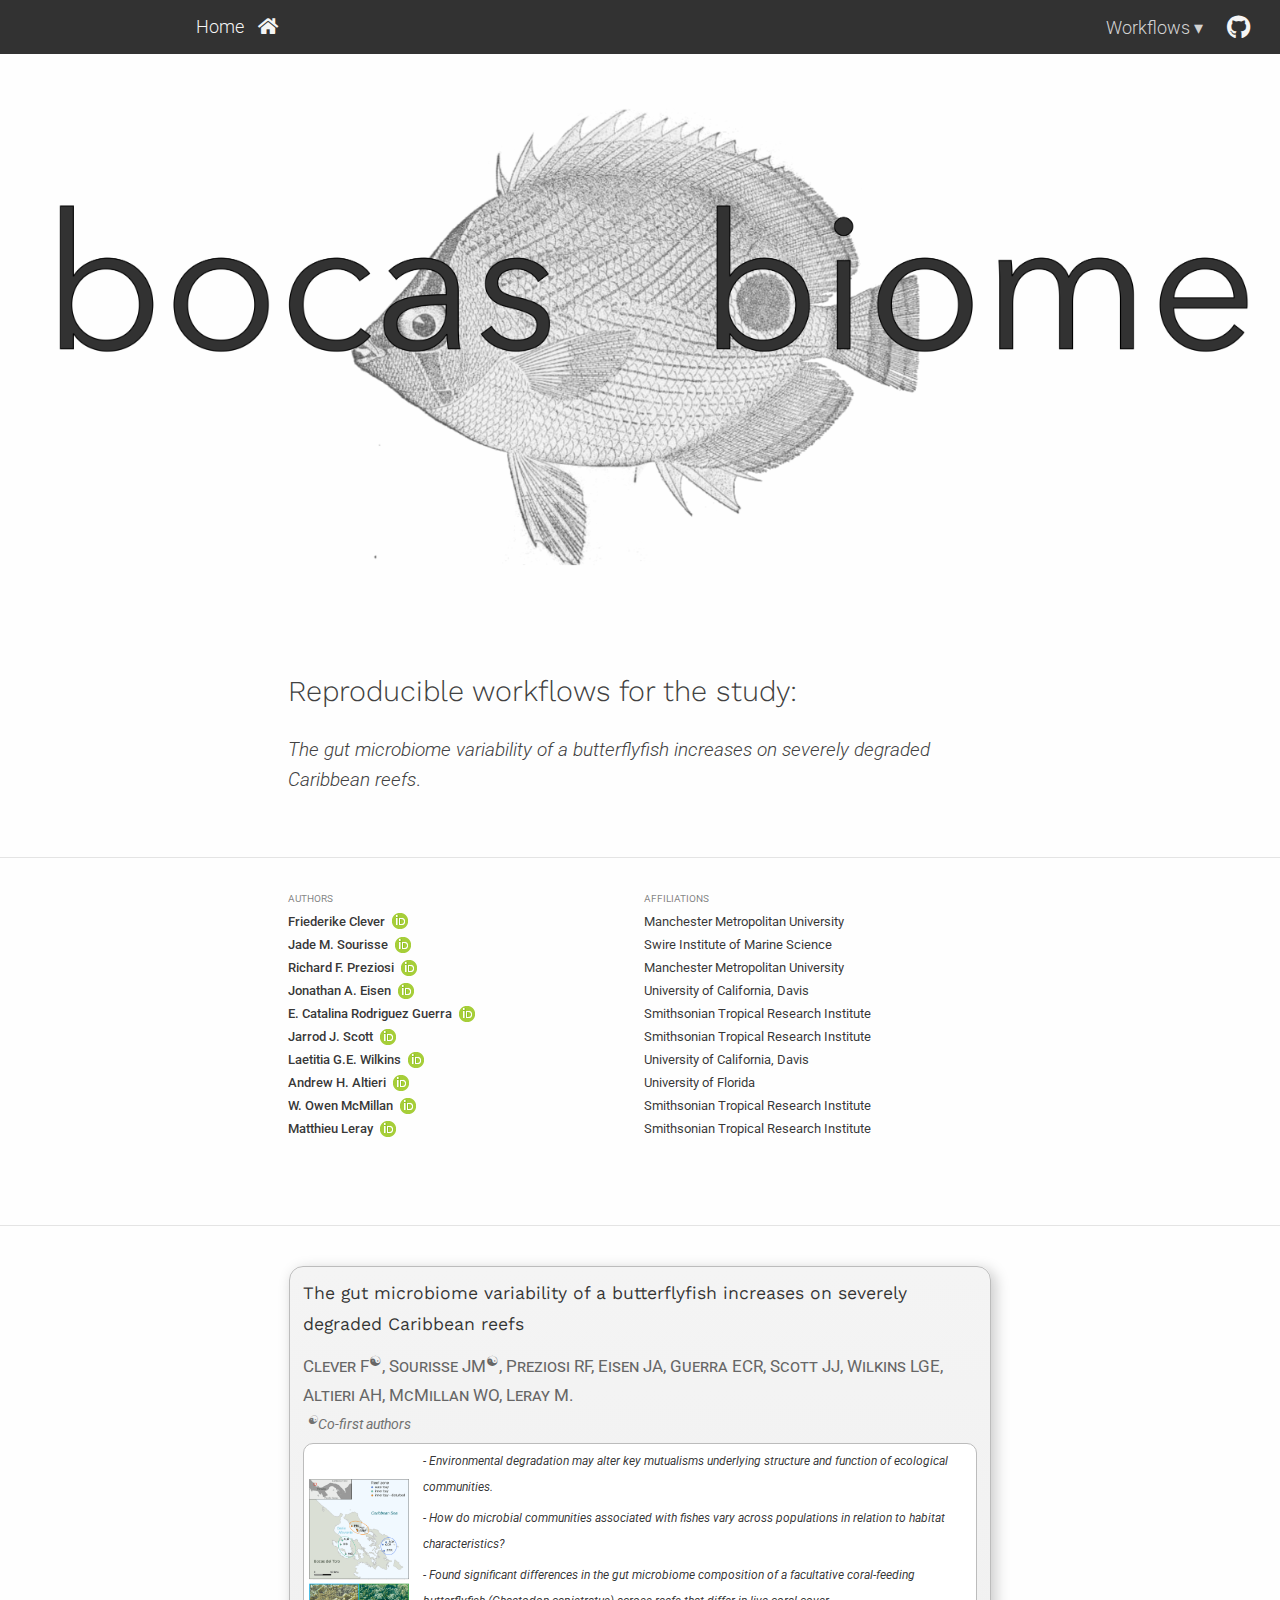
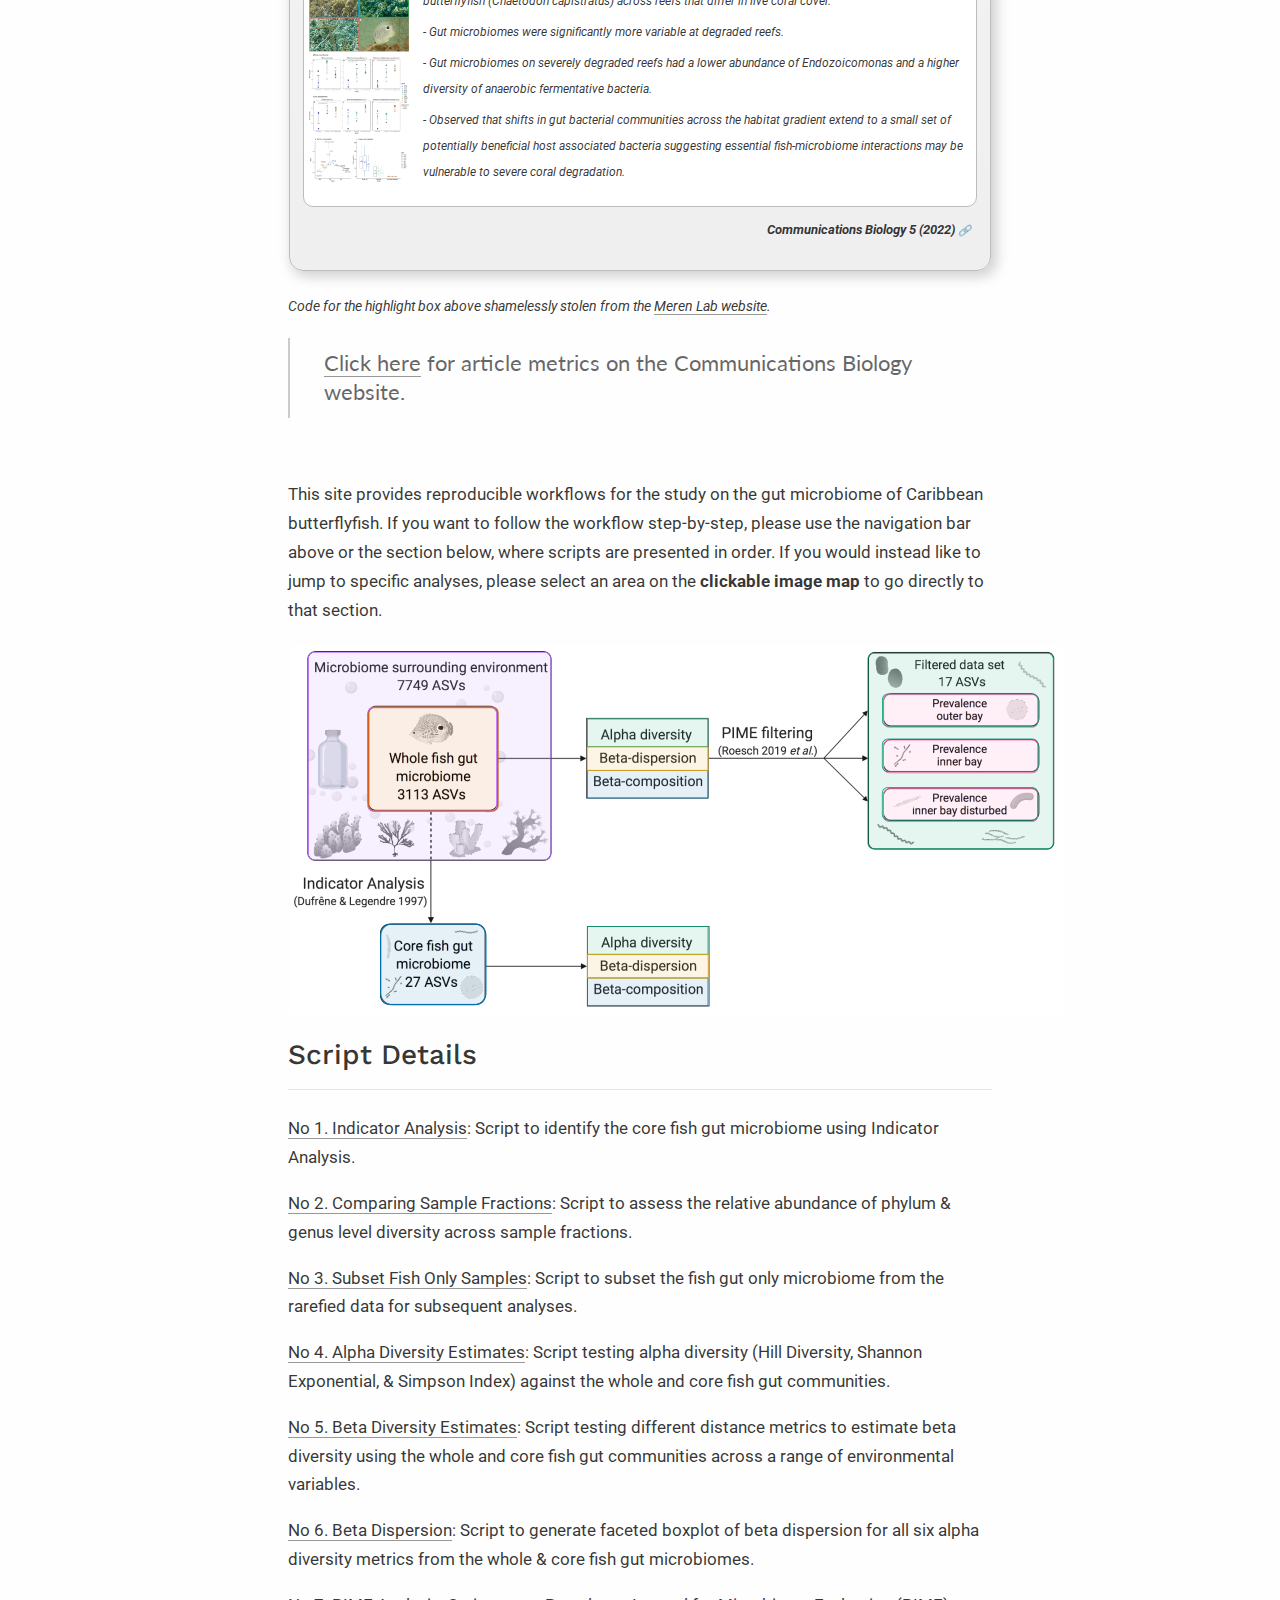
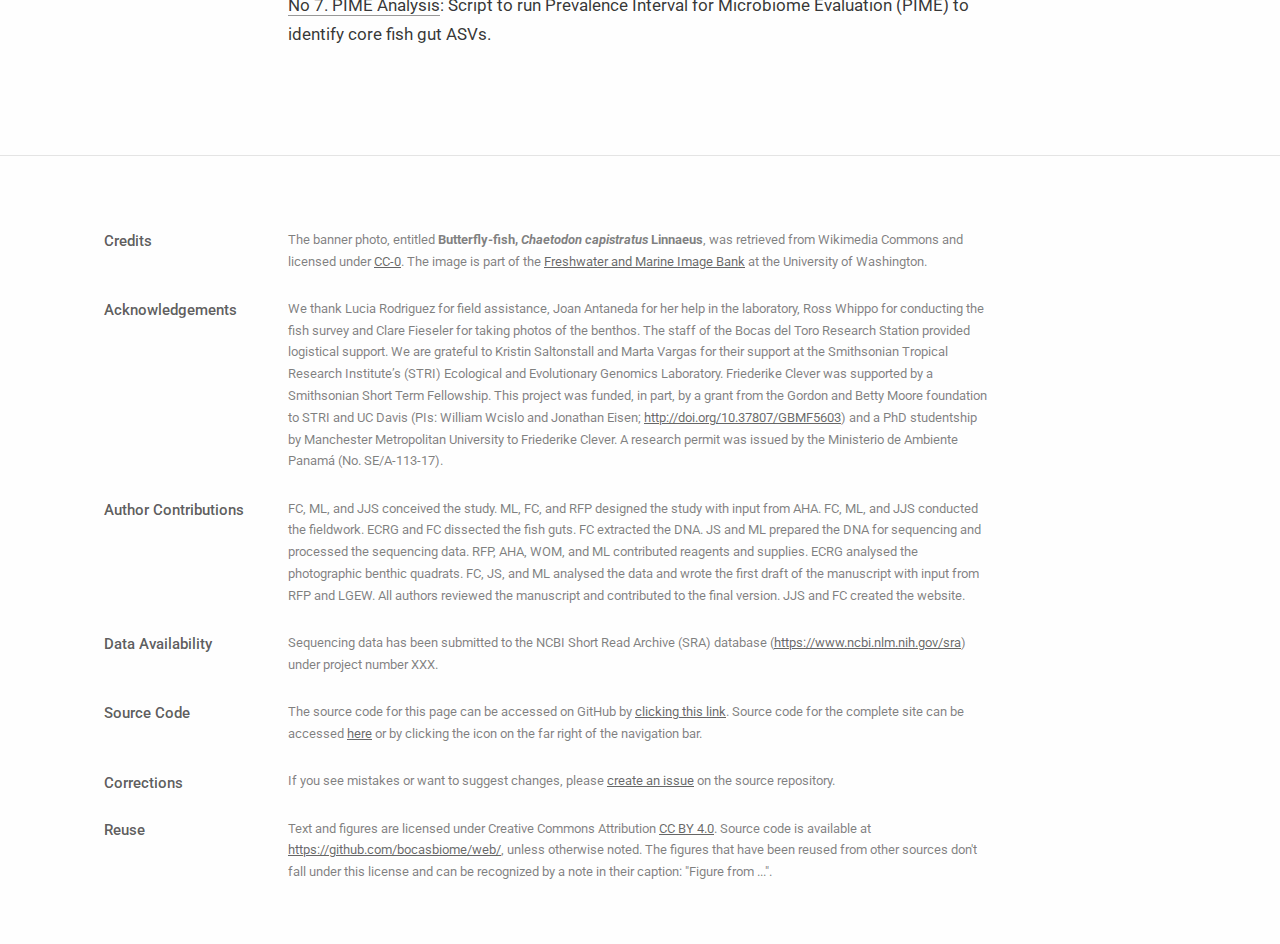
<file: index.html>
<!DOCTYPE html>

<html xmlns="http://www.w3.org/1999/xhtml" lang="" xml:lang="">

<head>
  <meta charset="utf-8"/>
  <meta name="viewport" content="width=device-width, initial-scale=1"/>
  <meta http-equiv="X-UA-Compatible" content="IE=Edge,chrome=1"/>
  <meta name="generator" content="distill" />

  <style type="text/css">
  /* Hide doc at startup (prevent jankiness while JS renders/transforms) */
  body {
    visibility: hidden;
  }
  </style>

 <!--radix_placeholder_import_source-->
 <!--/radix_placeholder_import_source-->



  <!--radix_placeholder_meta_tags-->
  <title>: Reproducible workflows for the study:</title>

  <meta property="description" itemprop="description" content="*The gut microbiome variability of a butterflyfish increases on severely degraded Caribbean reefs*."/>

  <link rel="license" href="https://creativecommons.org/licenses/by/4.0/"/>
  <link rel="icon" type="image/vnd.microsoft.icon" href="assets/favicon.ico"/>

  <meta name="article:author" content="Friederike Clever"/>
  <meta name="article:author" content="Jade M. Sourisse"/>
  <meta name="article:author" content="Richard F. Preziosi"/>
  <meta name="article:author" content="Jonathan A. Eisen"/>
  <meta name="article:author" content="E. Catalina Rodriguez Guerra"/>
  <meta name="article:author" content="Jarrod J. Scott"/>
  <meta name="article:author" content="Laetitia G.E. Wilkins"/>
  <meta name="article:author" content="Andrew H. Altieri"/>
  <meta name="article:author" content="W. Owen McMillan"/>
  <meta name="article:author" content="Matthieu Leray"/>

  <!--  https://developers.facebook.com/docs/sharing/webmasters#markup -->
  <meta property="og:title" content=": Reproducible workflows for the study:"/>
  <meta property="og:type" content="article"/>
  <meta property="og:description" content="*The gut microbiome variability of a butterflyfish increases on severely degraded Caribbean reefs*."/>
  <meta property="og:locale" content="en_US"/>
  <meta property="og:site_name" content=""/>

  <!--  https://dev.twitter.com/cards/types/summary -->
  <meta property="twitter:card" content="summary"/>
  <meta property="twitter:title" content=": Reproducible workflows for the study:"/>
  <meta property="twitter:description" content="*The gut microbiome variability of a butterflyfish increases on severely degraded Caribbean reefs*."/>

  <!--/radix_placeholder_meta_tags-->
  <!--radix_placeholder_rmarkdown_metadata-->

  <script type="text/json" id="radix-rmarkdown-metadata">
  {"type":"list","attributes":{"names":{"type":"character","attributes":{},"value":["title","description","author","output"]}},"value":[{"type":"character","attributes":{},"value":["Reproducible workflows for the study:"]},{"type":"character","attributes":{},"value":["*The gut microbiome variability of a butterflyfish increases on severely degraded Caribbean reefs*.\n"]},{"type":"list","attributes":{},"value":[{"type":"list","attributes":{"names":{"type":"character","attributes":{},"value":["name","orcid_id","affiliation"]}},"value":[{"type":"character","attributes":{},"value":["Friederike Clever"]},{"type":"character","attributes":{},"value":["0000-0003-3434-6125"]},{"type":"character","attributes":{},"value":["Manchester Metropolitan University"]}]},{"type":"list","attributes":{"names":{"type":"character","attributes":{},"value":["name","orcid_id","affiliation"]}},"value":[{"type":"character","attributes":{},"value":["Jade M. Sourisse"]},{"type":"character","attributes":{},"value":["0000-0001-9753-5236"]},{"type":"character","attributes":{},"value":["Swire Institute of Marine Science"]}]},{"type":"list","attributes":{"names":{"type":"character","attributes":{},"value":["name","orcid_id","affiliation"]}},"value":[{"type":"character","attributes":{},"value":["Richard F. Preziosi"]},{"type":"character","attributes":{},"value":["0000-0003-0468-6655"]},{"type":"character","attributes":{},"value":["Manchester Metropolitan University"]}]},{"type":"list","attributes":{"names":{"type":"character","attributes":{},"value":["name","orcid_id","affiliation"]}},"value":[{"type":"character","attributes":{},"value":["Jonathan A. Eisen"]},{"type":"character","attributes":{},"value":["0000-0002-0159-2197"]},{"type":"character","attributes":{},"value":["University of California, Davis"]}]},{"type":"list","attributes":{"names":{"type":"character","attributes":{},"value":["name","orcid_id","affiliation"]}},"value":[{"type":"character","attributes":{},"value":["E. Catalina Rodriguez Guerra"]},{"type":"character","attributes":{},"value":["0000-0003-3394-5353"]},{"type":"character","attributes":{},"value":["Smithsonian Tropical Research Institute"]}]},{"type":"list","attributes":{"names":{"type":"character","attributes":{},"value":["name","orcid_id","affiliation"]}},"value":[{"type":"character","attributes":{},"value":["Jarrod J. Scott"]},{"type":"character","attributes":{},"value":["0000-0001-9863-1318"]},{"type":"character","attributes":{},"value":["Smithsonian Tropical Research Institute"]}]},{"type":"list","attributes":{"names":{"type":"character","attributes":{},"value":["name","orcid_id","affiliation"]}},"value":[{"type":"character","attributes":{},"value":["Laetitia G.E. Wilkins"]},{"type":"character","attributes":{},"value":["0000-0003-3632-2063"]},{"type":"character","attributes":{},"value":["University of California, Davis"]}]},{"type":"list","attributes":{"names":{"type":"character","attributes":{},"value":["name","orcid_id","affiliation"]}},"value":[{"type":"character","attributes":{},"value":["Andrew H. Altieri"]},{"type":"character","attributes":{},"value":["0000-0001-7439-8742"]},{"type":"character","attributes":{},"value":["University of Florida"]}]},{"type":"list","attributes":{"names":{"type":"character","attributes":{},"value":["name","orcid_id","affiliation"]}},"value":[{"type":"character","attributes":{},"value":["W. Owen McMillan"]},{"type":"character","attributes":{},"value":["0000-0003-2805-2745"]},{"type":"character","attributes":{},"value":["Smithsonian Tropical Research Institute"]}]},{"type":"list","attributes":{"names":{"type":"character","attributes":{},"value":["name","orcid_id","affiliation"]}},"value":[{"type":"character","attributes":{},"value":["Matthieu Leray"]},{"type":"character","attributes":{},"value":["0000-0002-7327-1878"]},{"type":"character","attributes":{},"value":["Smithsonian Tropical Research Institute"]}]}]},{"type":"list","attributes":{"names":{"type":"character","attributes":{},"value":["distill::distill_article"]}},"value":[{"type":"list","attributes":{"names":{"type":"character","attributes":{},"value":["toc","includes"]}},"value":[{"type":"logical","attributes":{},"value":[false]},{"type":"list","attributes":{"names":{"type":"character","attributes":{},"value":["in_header"]}},"value":[{"type":"character","attributes":{},"value":["assets/header.html"]}]}]}]}]}
  </script>
  <!--/radix_placeholder_rmarkdown_metadata-->
  <!--radix_placeholder_navigation_in_header-->
  <meta name="distill:offset" content=""/>

  <script type="application/javascript">

    window.headroom_prevent_pin = false;

    window.document.addEventListener("DOMContentLoaded", function (event) {

      // initialize headroom for banner
      var header = $('header').get(0);
      var headerHeight = header.offsetHeight;
      var headroom = new Headroom(header, {
        tolerance: 5,
        onPin : function() {
          if (window.headroom_prevent_pin) {
            window.headroom_prevent_pin = false;
            headroom.unpin();
          }
        }
      });
      headroom.init();
      if(window.location.hash)
        headroom.unpin();
      $(header).addClass('headroom--transition');

      // offset scroll location for banner on hash change
      // (see: https://github.com/WickyNilliams/headroom.js/issues/38)
      window.addEventListener("hashchange", function(event) {
        window.scrollTo(0, window.pageYOffset - (headerHeight + 25));
      });

      // responsive menu
      $('.distill-site-header').each(function(i, val) {
        var topnav = $(this);
        var toggle = topnav.find('.nav-toggle');
        toggle.on('click', function() {
          topnav.toggleClass('responsive');
        });
      });

      // nav dropdowns
      $('.nav-dropbtn').click(function(e) {
        $(this).next('.nav-dropdown-content').toggleClass('nav-dropdown-active');
        $(this).parent().siblings('.nav-dropdown')
           .children('.nav-dropdown-content').removeClass('nav-dropdown-active');
      });
      $("body").click(function(e){
        $('.nav-dropdown-content').removeClass('nav-dropdown-active');
      });
      $(".nav-dropdown").click(function(e){
        e.stopPropagation();
      });
    });
  </script>

  <style type="text/css">

  /* Theme (user-documented overrideables for nav appearance) */

  .distill-site-nav {
    color: rgba(255, 255, 255, 0.8);
    background-color: #0F2E3D;
    font-size: 15px;
    font-weight: 300;
  }

  .distill-site-nav a {
    color: inherit;
    text-decoration: none;
  }

  .distill-site-nav a:hover {
    color: white;
  }

  @media print {
    .distill-site-nav {
      display: none;
    }
  }

  .distill-site-header {

  }

  .distill-site-footer {

  }


  /* Site Header */

  .distill-site-header {
    width: 100%;
    box-sizing: border-box;
    z-index: 3;
  }

  .distill-site-header .nav-left {
    display: inline-block;
    margin-left: 8px;
  }

  @media screen and (max-width: 768px) {
    .distill-site-header .nav-left {
      margin-left: 0;
    }
  }


  .distill-site-header .nav-right {
    float: right;
    margin-right: 8px;
  }

  .distill-site-header a,
  .distill-site-header .title {
    display: inline-block;
    text-align: center;
    padding: 14px 10px 14px 10px;
  }

  .distill-site-header .title {
    font-size: 18px;
    min-width: 150px;
  }

  .distill-site-header .logo {
    padding: 0;
  }

  .distill-site-header .logo img {
    display: none;
    max-height: 20px;
    width: auto;
    margin-bottom: -4px;
  }

  .distill-site-header .nav-image img {
    max-height: 18px;
    width: auto;
    display: inline-block;
    margin-bottom: -3px;
  }



  @media screen and (min-width: 1000px) {
    .distill-site-header .logo img {
      display: inline-block;
    }
    .distill-site-header .nav-left {
      margin-left: 20px;
    }
    .distill-site-header .nav-right {
      margin-right: 20px;
    }
    .distill-site-header .title {
      padding-left: 12px;
    }
  }


  .distill-site-header .nav-toggle {
    display: none;
  }

  .nav-dropdown {
    display: inline-block;
    position: relative;
  }

  .nav-dropdown .nav-dropbtn {
    border: none;
    outline: none;
    color: rgba(255, 255, 255, 0.8);
    padding: 16px 10px;
    background-color: transparent;
    font-family: inherit;
    font-size: inherit;
    font-weight: inherit;
    margin: 0;
    margin-top: 1px;
    z-index: 2;
  }

  .nav-dropdown-content {
    display: none;
    position: absolute;
    background-color: white;
    min-width: 200px;
    border: 1px solid rgba(0,0,0,0.15);
    border-radius: 4px;
    box-shadow: 0px 8px 16px 0px rgba(0,0,0,0.1);
    z-index: 1;
    margin-top: 2px;
    white-space: nowrap;
    padding-top: 4px;
    padding-bottom: 4px;
  }

  .nav-dropdown-content hr {
    margin-top: 4px;
    margin-bottom: 4px;
    border: none;
    border-bottom: 1px solid rgba(0, 0, 0, 0.1);
  }

  .nav-dropdown-active {
    display: block;
  }

  .nav-dropdown-content a, .nav-dropdown-content .nav-dropdown-header {
    color: black;
    padding: 6px 24px;
    text-decoration: none;
    display: block;
    text-align: left;
  }

  .nav-dropdown-content .nav-dropdown-header {
    display: block;
    padding: 5px 24px;
    padding-bottom: 0;
    text-transform: uppercase;
    font-size: 14px;
    color: #999999;
    white-space: nowrap;
  }

  .nav-dropdown:hover .nav-dropbtn {
    color: white;
  }

  .nav-dropdown-content a:hover {
    background-color: #ddd;
    color: black;
  }

  .nav-right .nav-dropdown-content {
    margin-left: -45%;
    right: 0;
  }

  @media screen and (max-width: 768px) {
    .distill-site-header a, .distill-site-header .nav-dropdown  {display: none;}
    .distill-site-header a.nav-toggle {
      float: right;
      display: block;
    }
    .distill-site-header .title {
      margin-left: 0;
    }
    .distill-site-header .nav-right {
      margin-right: 0;
    }
    .distill-site-header {
      overflow: hidden;
    }
    .nav-right .nav-dropdown-content {
      margin-left: 0;
    }
  }


  @media screen and (max-width: 768px) {
    .distill-site-header.responsive {position: relative; min-height: 500px; }
    .distill-site-header.responsive a.nav-toggle {
      position: absolute;
      right: 0;
      top: 0;
    }
    .distill-site-header.responsive a,
    .distill-site-header.responsive .nav-dropdown {
      display: block;
      text-align: left;
    }
    .distill-site-header.responsive .nav-left,
    .distill-site-header.responsive .nav-right {
      width: 100%;
    }
    .distill-site-header.responsive .nav-dropdown {float: none;}
    .distill-site-header.responsive .nav-dropdown-content {position: relative;}
    .distill-site-header.responsive .nav-dropdown .nav-dropbtn {
      display: block;
      width: 100%;
      text-align: left;
    }
  }

  /* Site Footer */

  .distill-site-footer {
    width: 100%;
    overflow: hidden;
    box-sizing: border-box;
    z-index: 3;
    margin-top: 30px;
    padding-top: 30px;
    padding-bottom: 30px;
    text-align: center;
  }

  /* Headroom */

  d-title {
    padding-top: 6rem;
  }

  @media print {
    d-title {
      padding-top: 4rem;
    }
  }

  .headroom {
    z-index: 1000;
    position: fixed;
    top: 0;
    left: 0;
    right: 0;
  }

  .headroom--transition {
    transition: all .4s ease-in-out;
  }

  .headroom--unpinned {
    top: -100px;
  }

  .headroom--pinned {
    top: 0;
  }

  /* adjust viewport for navbar height */
  /* helps vertically center bootstrap (non-distill) content */
  .min-vh-100 {
    min-height: calc(100vh - 100px) !important;
  }

  </style>

  <script src="site_libs/jquery-3.6.0/jquery-3.6.0.min.js"></script>
  <link href="site_libs/font-awesome-5.1.0/css/all.css" rel="stylesheet"/>
  <link href="site_libs/font-awesome-5.1.0/css/v4-shims.css" rel="stylesheet"/>
  <script src="site_libs/headroom-0.9.4/headroom.min.js"></script>
  <!--/radix_placeholder_navigation_in_header-->
  <!--radix_placeholder_distill-->

  <style type="text/css">

  body {
    background-color: white;
  }

  .pandoc-table {
    width: 100%;
  }

  .pandoc-table>caption {
    margin-bottom: 10px;
  }

  .pandoc-table th:not([align]) {
    text-align: left;
  }

  .pagedtable-footer {
    font-size: 15px;
  }

  d-byline .byline {
    grid-template-columns: 2fr 2fr;
  }

  d-byline .byline h3 {
    margin-block-start: 1.5em;
  }

  d-byline .byline .authors-affiliations h3 {
    margin-block-start: 0.5em;
  }

  .authors-affiliations .orcid-id {
    width: 16px;
    height:16px;
    margin-left: 4px;
    margin-right: 4px;
    vertical-align: middle;
    padding-bottom: 2px;
  }

  d-title .dt-tags {
    margin-top: 1em;
    grid-column: text;
  }

  .dt-tags .dt-tag {
    text-decoration: none;
    display: inline-block;
    color: rgba(0,0,0,0.6);
    padding: 0em 0.4em;
    margin-right: 0.5em;
    margin-bottom: 0.4em;
    font-size: 70%;
    border: 1px solid rgba(0,0,0,0.2);
    border-radius: 3px;
    text-transform: uppercase;
    font-weight: 500;
  }

  d-article table.gt_table td,
  d-article table.gt_table th {
    border-bottom: none;
    font-size: 100%;
  }

  .html-widget {
    margin-bottom: 2.0em;
  }

  .l-screen-inset {
    padding-right: 16px;
  }

  .l-screen .caption {
    margin-left: 10px;
  }

  .shaded {
    background: rgb(247, 247, 247);
    padding-top: 20px;
    padding-bottom: 20px;
    border-top: 1px solid rgba(0, 0, 0, 0.1);
    border-bottom: 1px solid rgba(0, 0, 0, 0.1);
  }

  .shaded .html-widget {
    margin-bottom: 0;
    border: 1px solid rgba(0, 0, 0, 0.1);
  }

  .shaded .shaded-content {
    background: white;
  }

  .text-output {
    margin-top: 0;
    line-height: 1.5em;
  }

  .hidden {
    display: none !important;
  }

  d-article {
    padding-top: 2.5rem;
    padding-bottom: 30px;
  }

  d-appendix {
    padding-top: 30px;
  }

  d-article>p>img {
    width: 100%;
  }

  d-article h2 {
    margin: 1rem 0 1.5rem 0;
  }

  d-article h3 {
    margin-top: 1.5rem;
  }

  d-article iframe {
    border: 1px solid rgba(0, 0, 0, 0.1);
    margin-bottom: 2.0em;
    width: 100%;
  }

  /* Tweak code blocks */

  d-article div.sourceCode code,
  d-article pre code {
    font-family: Consolas, Monaco, 'Andale Mono', 'Ubuntu Mono', monospace;
  }

  d-article pre,
  d-article div.sourceCode,
  d-article div.sourceCode pre {
    overflow: auto;
  }

  d-article div.sourceCode {
    background-color: white;
  }

  d-article div.sourceCode pre {
    padding-left: 10px;
    font-size: 12px;
    border-left: 2px solid rgba(0,0,0,0.1);
  }

  d-article pre {
    font-size: 12px;
    color: black;
    background: none;
    margin-top: 0;
    text-align: left;
    white-space: pre;
    word-spacing: normal;
    word-break: normal;
    word-wrap: normal;
    line-height: 1.5;

    -moz-tab-size: 4;
    -o-tab-size: 4;
    tab-size: 4;

    -webkit-hyphens: none;
    -moz-hyphens: none;
    -ms-hyphens: none;
    hyphens: none;
  }

  d-article pre a {
    border-bottom: none;
  }

  d-article pre a:hover {
    border-bottom: none;
    text-decoration: underline;
  }

  d-article details {
    grid-column: text;
    margin-bottom: 0.8em;
  }

  @media(min-width: 768px) {

  d-article pre,
  d-article div.sourceCode,
  d-article div.sourceCode pre {
    overflow: visible !important;
  }

  d-article div.sourceCode pre {
    padding-left: 18px;
    font-size: 14px;
  }

  d-article pre {
    font-size: 14px;
  }

  }

  figure img.external {
    background: white;
    border: 1px solid rgba(0, 0, 0, 0.1);
    box-shadow: 0 1px 8px rgba(0, 0, 0, 0.1);
    padding: 18px;
    box-sizing: border-box;
  }

  /* CSS for d-contents */

  .d-contents {
    grid-column: text;
    color: rgba(0,0,0,0.8);
    font-size: 0.9em;
    padding-bottom: 1em;
    margin-bottom: 1em;
    padding-bottom: 0.5em;
    margin-bottom: 1em;
    padding-left: 0.25em;
    justify-self: start;
  }

  @media(min-width: 1000px) {
    .d-contents.d-contents-float {
      height: 0;
      grid-column-start: 1;
      grid-column-end: 4;
      justify-self: center;
      padding-right: 3em;
      padding-left: 2em;
    }
  }

  .d-contents nav h3 {
    font-size: 18px;
    margin-top: 0;
    margin-bottom: 1em;
  }

  .d-contents li {
    list-style-type: none
  }

  .d-contents nav > ul {
    padding-left: 0;
  }

  .d-contents ul {
    padding-left: 1em
  }

  .d-contents nav ul li {
    margin-top: 0.6em;
    margin-bottom: 0.2em;
  }

  .d-contents nav a {
    font-size: 13px;
    border-bottom: none;
    text-decoration: none
    color: rgba(0, 0, 0, 0.8);
  }

  .d-contents nav a:hover {
    text-decoration: underline solid rgba(0, 0, 0, 0.6)
  }

  .d-contents nav > ul > li > a {
    font-weight: 600;
  }

  .d-contents nav > ul > li > ul {
    font-weight: inherit;
  }

  .d-contents nav > ul > li > ul > li {
    margin-top: 0.2em;
  }


  .d-contents nav ul {
    margin-top: 0;
    margin-bottom: 0.25em;
  }

  .d-article-with-toc h2:nth-child(2) {
    margin-top: 0;
  }


  /* Figure */

  .figure {
    position: relative;
    margin-bottom: 2.5em;
    margin-top: 1.5em;
  }

  .figure .caption {
    color: rgba(0, 0, 0, 0.6);
    font-size: 12px;
    line-height: 1.5em;
  }

  .figure img.external {
    background: white;
    border: 1px solid rgba(0, 0, 0, 0.1);
    box-shadow: 0 1px 8px rgba(0, 0, 0, 0.1);
    padding: 18px;
    box-sizing: border-box;
  }

  .figure .caption a {
    color: rgba(0, 0, 0, 0.6);
  }

  .figure .caption b,
  .figure .caption strong, {
    font-weight: 600;
    color: rgba(0, 0, 0, 1.0);
  }

  /* Citations */

  d-article .citation {
    color: inherit;
    cursor: inherit;
  }

  div.hanging-indent{
    margin-left: 1em; text-indent: -1em;
  }

  /* Citation hover box */

  .tippy-box[data-theme~=light-border] {
    background-color: rgba(250, 250, 250, 0.95);
  }

  .tippy-content > p {
    margin-bottom: 0;
    padding: 2px;
  }


  /* Tweak 1000px media break to show more text */

  @media(min-width: 1000px) {
    .base-grid,
    distill-header,
    d-title,
    d-abstract,
    d-article,
    d-appendix,
    distill-appendix,
    d-byline,
    d-footnote-list,
    d-citation-list,
    distill-footer {
      grid-template-columns: [screen-start] 1fr [page-start kicker-start] 80px [middle-start] 50px [text-start kicker-end] 65px 65px 65px 65px 65px 65px 65px 65px [text-end gutter-start] 65px [middle-end] 65px [page-end gutter-end] 1fr [screen-end];
      grid-column-gap: 16px;
    }

    .grid {
      grid-column-gap: 16px;
    }

    d-article {
      font-size: 1.06rem;
      line-height: 1.7em;
    }
    figure .caption, .figure .caption, figure figcaption {
      font-size: 13px;
    }
  }

  @media(min-width: 1180px) {
    .base-grid,
    distill-header,
    d-title,
    d-abstract,
    d-article,
    d-appendix,
    distill-appendix,
    d-byline,
    d-footnote-list,
    d-citation-list,
    distill-footer {
      grid-template-columns: [screen-start] 1fr [page-start kicker-start] 60px [middle-start] 60px [text-start kicker-end] 60px 60px 60px 60px 60px 60px 60px 60px [text-end gutter-start] 60px [middle-end] 60px [page-end gutter-end] 1fr [screen-end];
      grid-column-gap: 32px;
    }

    .grid {
      grid-column-gap: 32px;
    }
  }


  /* Get the citation styles for the appendix (not auto-injected on render since
     we do our own rendering of the citation appendix) */

  d-appendix .citation-appendix,
  .d-appendix .citation-appendix {
    font-size: 11px;
    line-height: 15px;
    border-left: 1px solid rgba(0, 0, 0, 0.1);
    padding-left: 18px;
    border: 1px solid rgba(0,0,0,0.1);
    background: rgba(0, 0, 0, 0.02);
    padding: 10px 18px;
    border-radius: 3px;
    color: rgba(150, 150, 150, 1);
    overflow: hidden;
    margin-top: -12px;
    white-space: pre-wrap;
    word-wrap: break-word;
  }

  /* Include appendix styles here so they can be overridden */

  d-appendix {
    contain: layout style;
    font-size: 0.8em;
    line-height: 1.7em;
    margin-top: 60px;
    margin-bottom: 0;
    border-top: 1px solid rgba(0, 0, 0, 0.1);
    color: rgba(0,0,0,0.5);
    padding-top: 60px;
    padding-bottom: 48px;
  }

  d-appendix h3 {
    grid-column: page-start / text-start;
    font-size: 15px;
    font-weight: 500;
    margin-top: 1em;
    margin-bottom: 0;
    color: rgba(0,0,0,0.65);
  }

  d-appendix h3 + * {
    margin-top: 1em;
  }

  d-appendix ol {
    padding: 0 0 0 15px;
  }

  @media (min-width: 768px) {
    d-appendix ol {
      padding: 0 0 0 30px;
      margin-left: -30px;
    }
  }

  d-appendix li {
    margin-bottom: 1em;
  }

  d-appendix a {
    color: rgba(0, 0, 0, 0.6);
  }

  d-appendix > * {
    grid-column: text;
  }

  d-appendix > d-footnote-list,
  d-appendix > d-citation-list,
  d-appendix > distill-appendix {
    grid-column: screen;
  }

  /* Include footnote styles here so they can be overridden */

  d-footnote-list {
    contain: layout style;
  }

  d-footnote-list > * {
    grid-column: text;
  }

  d-footnote-list a.footnote-backlink {
    color: rgba(0,0,0,0.3);
    padding-left: 0.5em;
  }



  /* Anchor.js */

  .anchorjs-link {
    /*transition: all .25s linear; */
    text-decoration: none;
    border-bottom: none;
  }
  *:hover > .anchorjs-link {
    margin-left: -1.125em !important;
    text-decoration: none;
    border-bottom: none;
  }

  /* Social footer */

  .social_footer {
    margin-top: 30px;
    margin-bottom: 0;
    color: rgba(0,0,0,0.67);
  }

  .disqus-comments {
    margin-right: 30px;
  }

  .disqus-comment-count {
    border-bottom: 1px solid rgba(0, 0, 0, 0.4);
    cursor: pointer;
  }

  #disqus_thread {
    margin-top: 30px;
  }

  .article-sharing a {
    border-bottom: none;
    margin-right: 8px;
  }

  .article-sharing a:hover {
    border-bottom: none;
  }

  .sidebar-section.subscribe {
    font-size: 12px;
    line-height: 1.6em;
  }

  .subscribe p {
    margin-bottom: 0.5em;
  }


  .article-footer .subscribe {
    font-size: 15px;
    margin-top: 45px;
  }


  .sidebar-section.custom {
    font-size: 12px;
    line-height: 1.6em;
  }

  .custom p {
    margin-bottom: 0.5em;
  }

  /* Styles for listing layout (hide title) */
  .layout-listing d-title, .layout-listing .d-title {
    display: none;
  }

  /* Styles for posts lists (not auto-injected) */


  .posts-with-sidebar {
    padding-left: 45px;
    padding-right: 45px;
  }

  .posts-list .description h2,
  .posts-list .description p {
    font-family: -apple-system, BlinkMacSystemFont, "Segoe UI", Roboto, Oxygen, Ubuntu, Cantarell, "Fira Sans", "Droid Sans", "Helvetica Neue", Arial, sans-serif;
  }

  .posts-list .description h2 {
    font-weight: 700;
    border-bottom: none;
    padding-bottom: 0;
  }

  .posts-list h2.post-tag {
    border-bottom: 1px solid rgba(0, 0, 0, 0.2);
    padding-bottom: 12px;
  }
  .posts-list {
    margin-top: 60px;
    margin-bottom: 24px;
  }

  .posts-list .post-preview {
    text-decoration: none;
    overflow: hidden;
    display: block;
    border-bottom: 1px solid rgba(0, 0, 0, 0.1);
    padding: 24px 0;
  }

  .post-preview-last {
    border-bottom: none !important;
  }

  .posts-list .posts-list-caption {
    grid-column: screen;
    font-weight: 400;
  }

  .posts-list .post-preview h2 {
    margin: 0 0 6px 0;
    line-height: 1.2em;
    font-style: normal;
    font-size: 24px;
  }

  .posts-list .post-preview p {
    margin: 0 0 12px 0;
    line-height: 1.4em;
    font-size: 16px;
  }

  .posts-list .post-preview .thumbnail {
    box-sizing: border-box;
    margin-bottom: 24px;
    position: relative;
    max-width: 500px;
  }
  .posts-list .post-preview img {
    width: 100%;
    display: block;
  }

  .posts-list .metadata {
    font-size: 12px;
    line-height: 1.4em;
    margin-bottom: 18px;
  }

  .posts-list .metadata > * {
    display: inline-block;
  }

  .posts-list .metadata .publishedDate {
    margin-right: 2em;
  }

  .posts-list .metadata .dt-authors {
    display: block;
    margin-top: 0.3em;
    margin-right: 2em;
  }

  .posts-list .dt-tags {
    display: block;
    line-height: 1em;
  }

  .posts-list .dt-tags .dt-tag {
    display: inline-block;
    color: rgba(0,0,0,0.6);
    padding: 0.3em 0.4em;
    margin-right: 0.2em;
    margin-bottom: 0.4em;
    font-size: 60%;
    border: 1px solid rgba(0,0,0,0.2);
    border-radius: 3px;
    text-transform: uppercase;
    font-weight: 500;
  }

  .posts-list img {
    opacity: 1;
  }

  .posts-list img[data-src] {
    opacity: 0;
  }

  .posts-more {
    clear: both;
  }


  .posts-sidebar {
    font-size: 16px;
  }

  .posts-sidebar h3 {
    font-size: 16px;
    margin-top: 0;
    margin-bottom: 0.5em;
    font-weight: 400;
    text-transform: uppercase;
  }

  .sidebar-section {
    margin-bottom: 30px;
  }

  .categories ul {
    list-style-type: none;
    margin: 0;
    padding: 0;
  }

  .categories li {
    color: rgba(0, 0, 0, 0.8);
    margin-bottom: 0;
  }

  .categories li>a {
    border-bottom: none;
  }

  .categories li>a:hover {
    border-bottom: 1px solid rgba(0, 0, 0, 0.4);
  }

  .categories .active {
    font-weight: 600;
  }

  .categories .category-count {
    color: rgba(0, 0, 0, 0.4);
  }


  @media(min-width: 768px) {
    .posts-list .post-preview h2 {
      font-size: 26px;
    }
    .posts-list .post-preview .thumbnail {
      float: right;
      width: 30%;
      margin-bottom: 0;
    }
    .posts-list .post-preview .description {
      float: left;
      width: 45%;
    }
    .posts-list .post-preview .metadata {
      float: left;
      width: 20%;
      margin-top: 8px;
    }
    .posts-list .post-preview p {
      margin: 0 0 12px 0;
      line-height: 1.5em;
      font-size: 16px;
    }
    .posts-with-sidebar .posts-list {
      float: left;
      width: 75%;
    }
    .posts-with-sidebar .posts-sidebar {
      float: right;
      width: 20%;
      margin-top: 60px;
      padding-top: 24px;
      padding-bottom: 24px;
    }
  }


  /* Improve display for browsers without grid (IE/Edge <= 15) */

  .downlevel {
    line-height: 1.6em;
    font-family: -apple-system, BlinkMacSystemFont, "Segoe UI", Roboto, Oxygen, Ubuntu, Cantarell, "Fira Sans", "Droid Sans", "Helvetica Neue", Arial, sans-serif;
    margin: 0;
  }

  .downlevel .d-title {
    padding-top: 6rem;
    padding-bottom: 1.5rem;
  }

  .downlevel .d-title h1 {
    font-size: 50px;
    font-weight: 700;
    line-height: 1.1em;
    margin: 0 0 0.5rem;
  }

  .downlevel .d-title p {
    font-weight: 300;
    font-size: 1.2rem;
    line-height: 1.55em;
    margin-top: 0;
  }

  .downlevel .d-byline {
    padding-top: 0.8em;
    padding-bottom: 0.8em;
    font-size: 0.8rem;
    line-height: 1.8em;
  }

  .downlevel .section-separator {
    border: none;
    border-top: 1px solid rgba(0, 0, 0, 0.1);
  }

  .downlevel .d-article {
    font-size: 1.06rem;
    line-height: 1.7em;
    padding-top: 1rem;
    padding-bottom: 2rem;
  }


  .downlevel .d-appendix {
    padding-left: 0;
    padding-right: 0;
    max-width: none;
    font-size: 0.8em;
    line-height: 1.7em;
    margin-bottom: 0;
    color: rgba(0,0,0,0.5);
    padding-top: 40px;
    padding-bottom: 48px;
  }

  .downlevel .footnotes ol {
    padding-left: 13px;
  }

  .downlevel .base-grid,
  .downlevel .distill-header,
  .downlevel .d-title,
  .downlevel .d-abstract,
  .downlevel .d-article,
  .downlevel .d-appendix,
  .downlevel .distill-appendix,
  .downlevel .d-byline,
  .downlevel .d-footnote-list,
  .downlevel .d-citation-list,
  .downlevel .distill-footer,
  .downlevel .appendix-bottom,
  .downlevel .posts-container {
    padding-left: 40px;
    padding-right: 40px;
  }

  @media(min-width: 768px) {
    .downlevel .base-grid,
    .downlevel .distill-header,
    .downlevel .d-title,
    .downlevel .d-abstract,
    .downlevel .d-article,
    .downlevel .d-appendix,
    .downlevel .distill-appendix,
    .downlevel .d-byline,
    .downlevel .d-footnote-list,
    .downlevel .d-citation-list,
    .downlevel .distill-footer,
    .downlevel .appendix-bottom,
    .downlevel .posts-container {
    padding-left: 150px;
    padding-right: 150px;
    max-width: 900px;
  }
  }

  .downlevel pre code {
    display: block;
    border-left: 2px solid rgba(0, 0, 0, .1);
    padding: 0 0 0 20px;
    font-size: 14px;
  }

  .downlevel code, .downlevel pre {
    color: black;
    background: none;
    font-family: Consolas, Monaco, 'Andale Mono', 'Ubuntu Mono', monospace;
    text-align: left;
    white-space: pre;
    word-spacing: normal;
    word-break: normal;
    word-wrap: normal;
    line-height: 1.5;

    -moz-tab-size: 4;
    -o-tab-size: 4;
    tab-size: 4;

    -webkit-hyphens: none;
    -moz-hyphens: none;
    -ms-hyphens: none;
    hyphens: none;
  }

  .downlevel .posts-list .post-preview {
    color: inherit;
  }



  </style>

  <script type="application/javascript">

  function is_downlevel_browser() {
    if (bowser.isUnsupportedBrowser({ msie: "12", msedge: "16"},
                                   window.navigator.userAgent)) {
      return true;
    } else {
      return window.load_distill_framework === undefined;
    }
  }

  // show body when load is complete
  function on_load_complete() {

    // add anchors
    if (window.anchors) {
      window.anchors.options.placement = 'left';
      window.anchors.add('d-article > h2, d-article > h3, d-article > h4, d-article > h5');
    }


    // set body to visible
    document.body.style.visibility = 'visible';

    // force redraw for leaflet widgets
    if (window.HTMLWidgets) {
      var maps = window.HTMLWidgets.findAll(".leaflet");
      $.each(maps, function(i, el) {
        var map = this.getMap();
        map.invalidateSize();
        map.eachLayer(function(layer) {
          if (layer instanceof L.TileLayer)
            layer.redraw();
        });
      });
    }

    // trigger 'shown' so htmlwidgets resize
    $('d-article').trigger('shown');
  }

  function init_distill() {

    init_common();

    // create front matter
    var front_matter = $('<d-front-matter></d-front-matter>');
    $('#distill-front-matter').wrap(front_matter);

    // create d-title
    $('.d-title').changeElementType('d-title');

    // create d-byline
    var byline = $('<d-byline></d-byline>');
    $('.d-byline').replaceWith(byline);

    // create d-article
    var article = $('<d-article></d-article>');
    $('.d-article').wrap(article).children().unwrap();

    // move posts container into article
    $('.posts-container').appendTo($('d-article'));

    // create d-appendix
    $('.d-appendix').changeElementType('d-appendix');

    // flag indicating that we have appendix items
    var appendix = $('.appendix-bottom').children('h3').length > 0;

    // replace footnotes with <d-footnote>
    $('.footnote-ref').each(function(i, val) {
      appendix = true;
      var href = $(this).attr('href');
      var id = href.replace('#', '');
      var fn = $('#' + id);
      var fn_p = $('#' + id + '>p');
      fn_p.find('.footnote-back').remove();
      var text = fn_p.html();
      var dtfn = $('<d-footnote></d-footnote>');
      dtfn.html(text);
      $(this).replaceWith(dtfn);
    });
    // remove footnotes
    $('.footnotes').remove();

    // move refs into #references-listing
    $('#references-listing').replaceWith($('#refs'));

    $('h1.appendix, h2.appendix').each(function(i, val) {
      $(this).changeElementType('h3');
    });
    $('h3.appendix').each(function(i, val) {
      var id = $(this).attr('id');
      $('.d-contents a[href="#' + id + '"]').parent().remove();
      appendix = true;
      $(this).nextUntil($('h1, h2, h3')).addBack().appendTo($('d-appendix'));
    });

    // show d-appendix if we have appendix content
    $("d-appendix").css('display', appendix ? 'grid' : 'none');

    // localize layout chunks to just output
    $('.layout-chunk').each(function(i, val) {

      // capture layout
      var layout = $(this).attr('data-layout');

      // apply layout to markdown level block elements
      var elements = $(this).children().not('details, div.sourceCode, pre, script');
      elements.each(function(i, el) {
        var layout_div = $('<div class="' + layout + '"></div>');
        if (layout_div.hasClass('shaded')) {
          var shaded_content = $('<div class="shaded-content"></div>');
          $(this).wrap(shaded_content);
          $(this).parent().wrap(layout_div);
        } else {
          $(this).wrap(layout_div);
        }
      });


      // unwrap the layout-chunk div
      $(this).children().unwrap();
    });

    // remove code block used to force  highlighting css
    $('.distill-force-highlighting-css').parent().remove();

    // remove empty line numbers inserted by pandoc when using a
    // custom syntax highlighting theme
    $('code.sourceCode a:empty').remove();

    // load distill framework
    load_distill_framework();

    // wait for window.distillRunlevel == 4 to do post processing
    function distill_post_process() {

      if (!window.distillRunlevel || window.distillRunlevel < 4)
        return;

      // hide author/affiliations entirely if we have no authors
      var front_matter = JSON.parse($("#distill-front-matter").html());
      var have_authors = front_matter.authors && front_matter.authors.length > 0;
      if (!have_authors)
        $('d-byline').addClass('hidden');

      // article with toc class
      $('.d-contents').parent().addClass('d-article-with-toc');

      // strip links that point to #
      $('.authors-affiliations').find('a[href="#"]').removeAttr('href');

      // add orcid ids
      $('.authors-affiliations').find('.author').each(function(i, el) {
        var orcid_id = front_matter.authors[i].orcidID;
        if (orcid_id) {
          var a = $('<a></a>');
          a.attr('href', 'https://orcid.org/' + orcid_id);
          var img = $('<img></img>');
          img.addClass('orcid-id');
          img.attr('alt', 'ORCID ID');
          img.attr('src','[data-uri]');
          a.append(img);
          $(this).append(a);
        }
      });

      // hide elements of author/affiliations grid that have no value
      function hide_byline_column(caption) {
        $('d-byline').find('h3:contains("' + caption + '")').parent().css('visibility', 'hidden');
      }

      // affiliations
      var have_affiliations = false;
      for (var i = 0; i<front_matter.authors.length; ++i) {
        var author = front_matter.authors[i];
        if (author.affiliation !== "&nbsp;") {
          have_affiliations = true;
          break;
        }
      }
      if (!have_affiliations)
        $('d-byline').find('h3:contains("Affiliations")').css('visibility', 'hidden');

      // published date
      if (!front_matter.publishedDate)
        hide_byline_column("Published");

      // document object identifier
      var doi = $('d-byline').find('h3:contains("DOI")');
      var doi_p = doi.next().empty();
      if (!front_matter.doi) {
        // if we have a citation and valid citationText then link to that
        if ($('#citation').length > 0 && front_matter.citationText) {
          doi.html('Citation');
          $('<a href="#citation"></a>')
            .text(front_matter.citationText)
            .appendTo(doi_p);
        } else {
          hide_byline_column("DOI");
        }
      } else {
        $('<a></a>')
           .attr('href', "https://doi.org/" + front_matter.doi)
           .html(front_matter.doi)
           .appendTo(doi_p);
      }

       // change plural form of authors/affiliations
      if (front_matter.authors.length === 1) {
        var grid = $('.authors-affiliations');
        grid.children('h3:contains("Authors")').text('Author');
        grid.children('h3:contains("Affiliations")').text('Affiliation');
      }

      // remove d-appendix and d-footnote-list local styles
      $('d-appendix > style:first-child').remove();
      $('d-footnote-list > style:first-child').remove();

      // move appendix-bottom entries to the bottom
      $('.appendix-bottom').appendTo('d-appendix').children().unwrap();
      $('.appendix-bottom').remove();

      // hoverable references
      $('span.citation[data-cites]').each(function() {
        const citeChild = $(this).children()[0]
        // Do not process if @xyz has been used without escaping and without bibliography activated
        // https://github.com/rstudio/distill/issues/466
        if (citeChild === undefined) return true

        if (citeChild.nodeName == "D-FOOTNOTE") {
          var fn = citeChild
          $(this).html(fn.shadowRoot.querySelector("sup"))
          $(this).id = fn.id
          fn.remove()
        }
        var refs = $(this).attr('data-cites').split(" ");
        var refHtml = refs.map(function(ref) {
          // Could use CSS.escape too here, we insure backward compatibility in navigator
          return "<p>" + $('div[id="ref-' + ref + '"]').html() + "</p>";
        }).join("\n");
        window.tippy(this, {
          allowHTML: true,
          content: refHtml,
          maxWidth: 500,
          interactive: true,
          interactiveBorder: 10,
          theme: 'light-border',
          placement: 'bottom-start'
        });
      });

      // fix footnotes in tables (#411)
      // replacing broken distill.pub feature
      $('table d-footnote').each(function() {
        // we replace internal showAtNode methode which is triggered when hovering a footnote
        this.hoverBox.showAtNode = function(node) {
          // ported from https://github.com/distillpub/template/pull/105/files
          calcOffset = function(elem) {
              let x = elem.offsetLeft;
              let y = elem.offsetTop;
              // Traverse upwards until an `absolute` element is found or `elem`
              // becomes null.
              while (elem = elem.offsetParent && elem.style.position != 'absolute') {
                  x += elem.offsetLeft;
                  y += elem.offsetTop;
              }

              return { left: x, top: y };
          }
          // https://developer.mozilla.org/en-US/docs/Web/API/HTMLElement/offsetTop
          const bbox = node.getBoundingClientRect();
          const offset = calcOffset(node);
          this.show([offset.left + bbox.width, offset.top + bbox.height]);
        }
      })

      // clear polling timer
      clearInterval(tid);

      // show body now that everything is ready
      on_load_complete();
    }

    var tid = setInterval(distill_post_process, 50);
    distill_post_process();

  }

  function init_downlevel() {

    init_common();

     // insert hr after d-title
    $('.d-title').after($('<hr class="section-separator"/>'));

    // check if we have authors
    var front_matter = JSON.parse($("#distill-front-matter").html());
    var have_authors = front_matter.authors && front_matter.authors.length > 0;

    // manage byline/border
    if (!have_authors)
      $('.d-byline').remove();
    $('.d-byline').after($('<hr class="section-separator"/>'));
    $('.d-byline a').remove();

    // remove toc
    $('.d-contents').remove();

    // move appendix elements
    $('h1.appendix, h2.appendix').each(function(i, val) {
      $(this).changeElementType('h3');
    });
    $('h3.appendix').each(function(i, val) {
      $(this).nextUntil($('h1, h2, h3')).addBack().appendTo($('.d-appendix'));
    });


    // inject headers into references and footnotes
    var refs_header = $('<h3></h3>');
    refs_header.text('References');
    $('#refs').prepend(refs_header);

    var footnotes_header = $('<h3></h3');
    footnotes_header.text('Footnotes');
    $('.footnotes').children('hr').first().replaceWith(footnotes_header);

    // move appendix-bottom entries to the bottom
    $('.appendix-bottom').appendTo('.d-appendix').children().unwrap();
    $('.appendix-bottom').remove();

    // remove appendix if it's empty
    if ($('.d-appendix').children().length === 0)
      $('.d-appendix').remove();

    // prepend separator above appendix
    $('.d-appendix').before($('<hr class="section-separator" style="clear: both"/>'));

    // trim code
    $('pre>code').each(function(i, val) {
      $(this).html($.trim($(this).html()));
    });

    // move posts-container right before article
    $('.posts-container').insertBefore($('.d-article'));

    $('body').addClass('downlevel');

    on_load_complete();
  }


  function init_common() {

    // jquery plugin to change element types
    (function($) {
      $.fn.changeElementType = function(newType) {
        var attrs = {};

        $.each(this[0].attributes, function(idx, attr) {
          attrs[attr.nodeName] = attr.nodeValue;
        });

        this.replaceWith(function() {
          return $("<" + newType + "/>", attrs).append($(this).contents());
        });
      };
    })(jQuery);

    // prevent underline for linked images
    $('a > img').parent().css({'border-bottom' : 'none'});

    // mark non-body figures created by knitr chunks as 100% width
    $('.layout-chunk').each(function(i, val) {
      var figures = $(this).find('img, .html-widget');
      // ignore leaflet img layers (#106)
      figures = figures.filter(':not(img[class*="leaflet"])')
      if ($(this).attr('data-layout') !== "l-body") {
        figures.css('width', '100%');
      } else {
        figures.css('max-width', '100%');
        figures.filter("[width]").each(function(i, val) {
          var fig = $(this);
          fig.css('width', fig.attr('width') + 'px');
        });

      }
    });

    // auto-append index.html to post-preview links in file: protocol
    // and in rstudio ide preview
    $('.post-preview').each(function(i, val) {
      if (window.location.protocol === "file:")
        $(this).attr('href', $(this).attr('href') + "index.html");
    });

    // get rid of index.html references in header
    if (window.location.protocol !== "file:") {
      $('.distill-site-header a[href]').each(function(i,val) {
        $(this).attr('href', $(this).attr('href').replace(/^index[.]html/, "./"));
      });
    }

    // add class to pandoc style tables
    $('tr.header').parent('thead').parent('table').addClass('pandoc-table');
    $('.kable-table').children('table').addClass('pandoc-table');

    // add figcaption style to table captions
    $('caption').parent('table').addClass("figcaption");

    // initialize posts list
    if (window.init_posts_list)
      window.init_posts_list();

    // implmement disqus comment link
    $('.disqus-comment-count').click(function() {
      window.headroom_prevent_pin = true;
      $('#disqus_thread').toggleClass('hidden');
      if (!$('#disqus_thread').hasClass('hidden')) {
        var offset = $(this).offset();
        $(window).resize();
        $('html, body').animate({
          scrollTop: offset.top - 35
        });
      }
    });
  }

  document.addEventListener('DOMContentLoaded', function() {
    if (is_downlevel_browser())
      init_downlevel();
    else
      window.addEventListener('WebComponentsReady', init_distill);
  });

  </script>

  <!--/radix_placeholder_distill-->
  <script src="site_libs/header-attrs-2.15/header-attrs.js"></script>
  <script src="site_libs/popper-2.6.0/popper.min.js"></script>
  <link href="site_libs/tippy-6.2.7/tippy.css" rel="stylesheet" />
  <link href="site_libs/tippy-6.2.7/tippy-light-border.css" rel="stylesheet" />
  <script src="site_libs/tippy-6.2.7/tippy.umd.min.js"></script>
  <script src="site_libs/anchor-4.2.2/anchor.min.js"></script>
  <script src="site_libs/bowser-1.9.3/bowser.min.js"></script>
  <script src="site_libs/webcomponents-2.0.0/webcomponents.js"></script>
  <script src="site_libs/distill-2.2.21/template.v2.js"></script>
  <!--radix_placeholder_site_in_header-->
  <style type="text/css">
  /* Whole document: */
  @import url('https://fonts.googleapis.com/css?family=PT+Sans|PT+Serif|Lato:300|Roboto:300|Nunito+Sans:300|Inconsolata|Source+Sans+Pro|Work+Sans:200,300,400,500');
  /********************************/
  /* controls general properties of site*/
  /********************************/
  body {
    color: #414141;
  /*  line-height: 1.7;
    font-size: 17px; */
    background-color: #FEFEFE;
  }

  d-title h1{
  font-size: 1.8em;
  font-family: 'Work Sans';
  font-weight: 300;
  }

  d-article h1 {
    font-size: 1.8em;
    font-family: 'Work Sans', 'Source Sans Pro', 'PT Sans';
    font-weight: 300;
  }

  d-article h2 {
    font-size: 1.65em;
    font-family: 'Work Sans', 'Source Sans Pro', 'PT Sans';
    font-weight: 500;
  }

  d-article h3 {
    margin-top: 1em;
  }

  d-article h4 {
    font-size: 1em;
  }

  d-byline .authors-affiliations {
    grid-column-end: span 3;
    grid-column-gap: 8px;
  }

  a.name:-webkit-any-link {
    text-decoration: underline;
    text-decoration-style: dotted;
  }

  a.affiliation:-webkit-any-link {
    text-decoration: underline;
    text-decoration-style: dotted;
  }

  blockquote p {
  	font-size: 1.3em;
  	font-family: 'Lato';
    font-style: normal;
    margin: 0.5em 0 0.5em;
  }

  d-article li {
    margin: 0px 0px 4px;
  }

  /********************************/
  /* controls CODE*/
  /********************************/

  /** pre.sourceCode controls code block without lang **/

  /** Controls r code  **/
  pre.sourceCode.r {
    margin-top: 0px;
     color: #333333;
     background-color: #E8E8E8;
     border-radius: 3px;
     font-size: 0.80em;
     font-family: 'Monaco', 'PT Mono', monospace;
     overflow-x: scroll !important;
     border-left: 5px solid #323232;
     border-top: 1px solid #B7B7B7;
     border-right: 1px solid #B7B7B7;
     border-bottom: 1px solid #B7B7B7;
     padding: 18px 0px 18px 20px;
   }

  /** Controls code output **/

  d-article pre {
     margin-top: 0px;
      color: #333333;
      background-color: #FAFAFA;
      font-size: 0.8em;
      border: 1px solid #ccc;
      overflow-x: scroll !important;
      padding:  10px 10px 10px 18px;
      border-radius: 5px;

    }

  /** Controls inline code  **/

  p code {
    background-color: #E8E8E8;
    border-radius: 3px;
    font-size: 0.8em;
    font-family: 'Monaco', 'PT Mono', monospace;
    overflow-x: scroll !important;
    margin-bottom: 20px;
    color: #BF2727;
  }

  /*pre.sourceCode.r {
    background-color: #E8E8E8;
    border-radius: 3px;
    font-size: 0.8em;
    font-family: 'Monaco', 'PT Mono', monospace;
    overflow-x: scroll !important;
    margin-bottom: 20px;
    border-left: 5px solid #323232;
    border-top: 1px solid #B7B7B7;
    border-right: 1px solid #B7B7B7;
    border-bottom: 1px solid #B7B7B7;
  }

  code.sourceCode.r {
    background-color: #F5F5F5;
    border-radius: 3px;
    font-size: 0.8em;
    font-family: 'Monaco', 'PT Mono', monospace;
    overflow-x: scroll !important;
    margin-bottom: 20px;
    color: #BF2727;
  }


  pre {
    border: 1px solid #ccc;
    padding: 0px 10px 10px 18px;
    margin: 1em 0px;
    border-radius: 5px;
  }
  */

  /********************************/
  /* controls NAV BAR and HEADERS*/
  /********************************/

  .nav-dropdown-content .nav-dropdown-header {
    text-transform: none;
  }

  .distill-site-header .title  {
    min-width: 150px;

  }
  /**
  .distill-site-header .logo img {
    margin-top: 15px;
    max-height: 30px;
    margin-bottom: 5px;
  }
  **/

  /**
  .distill-site-header .title {
    margin-top: 15px;
    max-height: 30px;
    margin-bottom: 5px;
  }
  **/

  .distill-site-nav {
      color: #F5F5F5;
      background-color: #323232;
      font-size: 18px;
      font-weight: 300;
  }

  .article-banner {
    width: auto;
    height: auto;
    border: 0;
  }

  img[src="assets/banner.png"] {
    border: 0;
    padding: 0;
    width: 100%;
    margin: 100px 50px 0px 25px;
  }

  img.map, map area {
    outline: none;
  }

  img[src="assets/wf_map.png"] {
    border: 0;
    padding: 0;
    margin: 0px 0px 0px 0px;
  }

  /**span code pre d-code .token.operator {
      color: #000000;
      background: hsla(0, 100%, 100%, 1);
  }
  **/

  /* ################################################## */
  /* Added for paper, code stolen from merenlab.org :)  */
  /* ################################################## */

  .altmetric-embed {
    float: right;
    margin-top: -3px;
    margin-left: 5px;
  }

  .__dimensions_badge_embed__ {
    float: right;
    margin-right: 6px;
    margin-top: -3px;
  }

  .pub_float {
    margin: auto;
    margin-bottom: 20px;
    box-shadow: 4px 4px 14px 1px #ccc;
    width: 98%;
    border: 1px solid #bcbcbc;
    border-radius: 14px;
    padding: 5px;
    background-image: linear-gradient(#f4f4f4, #efefef);
    h3 {
        margin-bottom: 6px;
        margin-top: 5px;
        margin-left: 9px;
    }
    p {
        font-size: 90%;
        font-style: italic;
    }
    a, a:hover {
        font-size: 80%;
        border-bottom: 0 solid transparent;
    }
  }

  .pub {
    margin-bottom: 30px;
    p {
        font-size: 90%;
        font-style: italic;
    }
    a, a:hover {
        font-size: 80%;
        border-bottom: 0 solid transparent;
    }
  }

  .pub-title {
    font-size: 1.3em;
    font-family: "Work Sans",sans-serif;
    font-weight: 400;
    line-height: 30px;
    display: block;
    padding: 5px;
    padding-left: 8px;
    padding-bottom: 9px;
    border-left: 10px solid #d4d4d4;
  }

  .pub_float .pub-title {
    border-left: none;
  }

  .pub-authors {
    display: block;
    width: 95%;
    padding-left: 20px;
    margin-bottom: 10px;
    margin-top: 4px;
    font-variant: small-caps;
    color: rgb(102, 102, 102);
  }

  .pub_float .pub-authors {
    padding-left: 8px;
  }

  .pub-co-first-authors {
    display: block;
    width: 95%;
    padding-left: 25px;
    margin-bottom: 5px;
    margin-top: -10px;
    color: #717171;
    font-size: smaller;
    font-style: italic;
  }

  .pub_float .pub-co-first-authors {
    padding-left: 12px;
  }

  .pub-member-author {
    color: black;
    font-weight: bolder;
  }

  .pub-journal {
    background-image: linear-gradient(to right, #fafafa, #d4d4d4);
    display: block;
    text-align: right;
    border: 1px #f4f4f4 solid;
    border-radius: 10px;
    margin-left: 20px;
    padding: 4px;
    padding-right: 14px;
    font-size: small;
  }

  .pub_float .pub-journal {
    margin-left: 8px;
    background-image: none;
    border: none;
  }

  .pub-info {
    background-image: linear-gradient(to left, #fefff0, white);
    border: 1px #f4f4f4 solid;
    display: block;
    margin-top: 5px;
    margin-bottom: 5px;
    margin-left:20px;
    border-radius: 10px;
    padding: 4px;
    font-size: small;
    min-height: 100px;
    line-height: 2em;
  }

  .pub_float .pub-info {
    margin-left: 8px;
    margin-right: 8px;
    background: white;
    border: 1px #bcbcbc solid;
  }

  .pub-info-no-image {
    background-image: linear-gradient(to left, #fefff0, white);
    border: 1px #f4f4f4 solid;
    display: block;
    margin-top: 5px;
    margin-bottom: 5px;
    margin-left:20px;
    border-radius: 10px;
    padding: 4px;
    padding-right: 14px;
    font-size: small;
  }

  .pub_float .pub-info-no-image {
    margin-left: 8px;
  }

  .pub-featured-image {
  width: 100px;
  padding: 1px;
  float: left;
  }

  .pub-highlights {
    padding-left: 115px;
  }

  .pub-highlights a, .pub-highlights-no-image a, .pub-highlights a:hover, .pub-highlights-no-image a:hover {
        font-size: 100%;
        text-decoration: underline;
    }

  .pub-highlights-no-image {
    padding-left: 5px;
  }

  .story_float {
    margin: auto;
    margin-bottom: 20px;
    box-shadow: 4px 4px 14px 1px #ccc;
    width: 98%;
    border: 1px solid #bcbcbc;
    border-radius: 14px;
    padding: 5px;
    background-image: linear-gradient(#f4f4f4, #efefef);
    h3 {
        margin-bottom: 6px;
        margin-top: 5px;
        margin-left: 9px;
    }
    p {
        font-size: 90%;
        font-style: italic;
    }
    a, a:hover {
        font-size: 80%;
        border-bottom: 0 solid transparent;
    }
  }

  .story {
    margin-bottom: 30px;
    p {
        font-size: 90%;
        font-style: italic;
    }
    a, a:hover {
        font-size: 80%;
        border-bottom: 0 solid transparent;
    }
  }

  .story-title {
    font-size: 1.5em;
    font-family: "Work Sans",sans-serif;
    font-weight: 400;
    line-height: 30px;
    display: block;
    padding: 5px;
    padding-left: 8px;
    padding-bottom: 9px;
    border-left: 10px solid #d4d4d4;
    text-align: center;
  }

  .story_float .story-title {
    border-left: none;
  }

  .story-authors {
    display: block;
    width: 95%;
    padding-left: 20px;
    margin-bottom: 10px;
    margin-top: 4px;
    font-variant: small-caps;
    color: rgb(102, 102, 102);
  }

  .story_float .story-authors {
    padding-left: 8px;
  }

  .story-co-first-authors {
    display: block;
    width: 95%;
    padding-left: 25px;
    margin-bottom: 5px;
    margin-top: -10px;
    color: #717171;
    font-size: smaller;
    font-style: italic;
  }

  .story_float .story-co-first-authors {
    padding-left: 12px;
  }

  .story-member-author {
    color: black;
    font-weight: bolder;
  }

  .story-journal {
    background-image: linear-gradient(to right, #fafafa, #d4d4d4);
    display: block;
    text-align: right;
    border: 1px #f4f4f4 solid;
    border-radius: 10px;
    margin-left: 20px;
    padding: 4px;
    padding-right: 14px;
    font-size: small;
  }

  .story_float .story-journal {
    margin-left: 8px;
    background-image: none;
    border: none;
  }

  .story-info {
    background-image: linear-gradient(to left, #fefff0, white);
    border: 1px #f4f4f4 solid;
    display: block;
    margin-top: 5px;
    margin-bottom: 5px;
    margin-left: 20px;
    border-radius: 10px;
    padding: 4px;
    font-size: small;
    min-height: 300px;
    line-height: 2em;
  }

  .story_float .story-info {
    margin-left: 8px;
    margin-right: 8px;
    background: white;
    border: 1px #bcbcbc solid;
  }

  .story-info-no-image {
    background-image: linear-gradient(to left, #fefff0, white);
    border: 1px #f4f4f4 solid;
    display: block;
    margin-top: 5px;
    margin-bottom: 5px;
    margin-left:20px;
    border-radius: 10px;
    padding: 4px;
    padding-right: 14px;
    font-size: small;
  }

  .story_float .story-info-no-image {
    margin-left: 8px;
  }

  .story-featured-image {
  width: 100px;
  padding: 1px;
  float: left;
  }

  .story-highlights {
    padding-left: 315px;
  }

  .story-highlights a, .story-highlights-no-image a, .story-highlights a:hover, .story-highlights-no-image a:hover {
        font-size: 100%;
        text-decoration: underline;
        float: right;
    }

  .story-highlights-no-image {
    padding-left: 5px;
  }


  div.alert-synopsis > div:first-child::before {
  font-family: 'Font Awesome 5 Free';
  font-weight: 0;
  color: #ff3860;
  content: '';
  }

  div.alert-synopsis > div {
  margin-left: 1rem;
  }

  .alert-synopsis {
  color: #141414;
  font-family: 'Work Sans';
  font-size: 1.1em;
  background-color: #efefef59;
  border-color: #7c7c7cFF;
  border-radius: 7px;
  /*border-left-width: 30px;*/
  margin-bottom: 2rem;
  padding-top: 1.5rem;
  padding-bottom: 1.5rem;
  padding-left: 2rem;
  padding-right: 2rem;
  border-width: 1px;
  border-color: #141414;
  border-style: solid;
  }

  </style>
  <!--/radix_placeholder_site_in_header-->
  <!DOCTYPE html>
  <html lang="en" dir="ltr">
    <head>
      <meta charset="utf-8">
      <title></title>
    </head>
    <body>
      <div class="article-header">
        <img src="assets/banner.png" class="article-banner" alt="">
      </div>
      </a>
    </body>
  </html>

  <link rel="stylesheet" href="assets/styles.css" type="text/css"/>

</head>

<body>

<!--radix_placeholder_front_matter-->

<script id="distill-front-matter" type="text/json">
{"title":"Reproducible workflows for the study:","description":"*The gut microbiome variability of a butterflyfish increases on severely degraded Caribbean reefs*.","authors":[{"author":"Friederike Clever","authorURL":"#","affiliation":"Manchester Metropolitan University","affiliationURL":"#","orcidID":"0000-0003-3434-6125"},{"author":"Jade M. Sourisse","authorURL":"#","affiliation":"Swire Institute of Marine Science","affiliationURL":"#","orcidID":"0000-0001-9753-5236"},{"author":"Richard F. Preziosi","authorURL":"#","affiliation":"Manchester Metropolitan University","affiliationURL":"#","orcidID":"0000-0003-0468-6655"},{"author":"Jonathan A. Eisen","authorURL":"#","affiliation":"University of California, Davis","affiliationURL":"#","orcidID":"0000-0002-0159-2197"},{"author":"E. Catalina Rodriguez Guerra","authorURL":"#","affiliation":"Smithsonian Tropical Research Institute","affiliationURL":"#","orcidID":"0000-0003-3394-5353"},{"author":"Jarrod J. Scott","authorURL":"#","affiliation":"Smithsonian Tropical Research Institute","affiliationURL":"#","orcidID":"0000-0001-9863-1318"},{"author":"Laetitia G.E. Wilkins","authorURL":"#","affiliation":"University of California, Davis","affiliationURL":"#","orcidID":"0000-0003-3632-2063"},{"author":"Andrew H. Altieri","authorURL":"#","affiliation":"University of Florida","affiliationURL":"#","orcidID":"0000-0001-7439-8742"},{"author":"W. Owen McMillan","authorURL":"#","affiliation":"Smithsonian Tropical Research Institute","affiliationURL":"#","orcidID":"0000-0003-2805-2745"},{"author":"Matthieu Leray","authorURL":"#","affiliation":"Smithsonian Tropical Research Institute","affiliationURL":"#","orcidID":"0000-0002-7327-1878"}]}
</script>

<!--/radix_placeholder_front_matter-->
<!--radix_placeholder_navigation_before_body-->
<header class="header header--fixed" role="banner">
<nav class="distill-site-nav distill-site-header">
<div class="nav-left">
<a href="index.html" class="title"></a>
<span class="nav-dropdown-header">Home</span>
<a href="index.html">
<i class="fa fa-home" aria-hidden="true"></i>
</a>
</div>
<div class="nav-right">
<div class="nav-dropdown">
<button class="nav-dropbtn">
Workflows
 
<span class="down-arrow">&#x25BE;</span>
</button>
<div class="nav-dropdown-content">
<a href="wf1.html">1. Indicator Analysis</a>
<a href="wf2.html">2. Taxa by Sample Fraction</a>
<a href="wf3.html">3. Subset Fish</a>
<a href="wf4.html">4. Alpha Diversity</a>
<a href="wf5.html">5. Beta Diversity</a>
<a href="wf6.html">6. Beta Dispersion</a>
<a href="wf7.html">7. PIME Analysis</a>
</div>
</div>
<a href="https://github.com/bocasbiome/web/">
<i class="fa fa-github fa-lg" aria-hidden="true"></i>
</a>
<a href="javascript:void(0);" class="nav-toggle">&#9776;</a>
</div>
</nav>
</header>
<!--/radix_placeholder_navigation_before_body-->
<!--radix_placeholder_site_before_body-->
<!--/radix_placeholder_site_before_body-->

<div class="d-title">
<h1>Reproducible workflows for the study:</h1>
<!--radix_placeholder_categories-->
<!--/radix_placeholder_categories-->
<p><p><em>The gut microbiome variability of a butterflyfish increases on severely degraded Caribbean reefs</em>.</p></p>
</div>

<div class="d-byline">
  Friederike Clever  (Manchester Metropolitan University)
  
,   Jade M. Sourisse  (Swire Institute of Marine Science)
  
,   Richard F. Preziosi  (Manchester Metropolitan University)
  
,   Jonathan A. Eisen  (University of California, Davis)
  
,   E. Catalina Rodriguez Guerra  (Smithsonian Tropical Research Institute)
  
,   Jarrod J. Scott  (Smithsonian Tropical Research Institute)
  
,   Laetitia G.E. Wilkins  (University of California, Davis)
  
,   Andrew H. Altieri  (University of Florida)
  
,   W. Owen McMillan  (Smithsonian Tropical Research Institute)
  
,   Matthieu Leray  (Smithsonian Tropical Research Institute)
  

</div>

<div class="d-article">
<script type="text/javascript" src="https://d1bxh8uas1mnw7.cloudfront.net/assets/embed.js"></script>
<script async src="https://badge.dimensions.ai/badge.js" charset="utf-8"></script>
<div class="pub_float">
<div class="__dimensions_badge_embed__" data-doi="10.1038/s42003-022-03679-0" data-hide-zero-citations="false" data-legend="hover-bottom" data-style="small_circle">

</div>
<div class="altmetric-embed" data-badge-type="donut" data-doi="10.1038/s42003-022-03679-0" data-altmetric-id="133374281">

</div>
<span class="pub-title"><a href=" https://doi.org/10.1038/s42003-022-03679-0" target="_new">The gut microbiome variability of a butterflyfish increases on severely degraded Caribbean reefs</a></span>
<span class="pub-authors">Clever F<sup>☯</sup>, Sourisse JM<sup>☯</sup>, Preziosi RF, Eisen JA, Guerra ECR, Scott JJ, Wilkins LGE, Altieri AH, McMillan WO, Leray M. </span>
<span class="pub-co-first-authors"><sup>☯</sup>Co-first authors</span>
<div class="pub-info">
<div class="pub-featured-image">
<p><a href="assets/main_figs.png">
<img src="assets/main_figs.png" style="max-width: 100px; max-height: 400px; width: auto; border: none; height: auto; margin: 0 auto; display: block; transform: translateY(10%);" />
</a></p>
</div>
<div class="pub-highlights">
<p><span style="display: inline-block; padding-bottom: 5px;">- Environmental degradation may alter key mutualisms underlying structure and function of ecological communities.</span><br><span style="display: inline-block; padding-bottom: 5px;">- How do microbial communities associated with fishes vary across populations in relation to habitat characteristics?</span><br><span style="display: inline-block; padding-bottom: 5px;">- Found significant differences in the gut microbiome composition of a facultative coral-feeding butterflyfish (<em>Chaetodon capistratus</em>) across reefs that differ in live coral cover. </span><br><span style="display: inline-block; padding-bottom: 5px;">- Gut microbiomes were significantly more variable at degraded reefs.</span><br><span style="display: inline-block; padding-bottom: 5px;">- Gut microbiomes on severely degraded reefs had a lower abundance of <em>Endozoicomonas</em> and a higher diversity of anaerobic fermentative bacteria.</span><br><span style="display: inline-block; padding-bottom: 5px;">- Observed that shifts in gut bacterial communities across the habitat gradient extend to a small set of potentially beneficial host associated bacteria suggesting essential fish-microbiome interactions may be vulnerable to severe coral degradation.</span></p>
</div>
</div>
<p><span class="pub-journal">
<b>Communications Biology 5 (2022)</b>
<a href="https://doi.org/10.1038/s42003-022-03679-0" target="_blank">🔗</a>
</span></p>
</div>
<p><small><em>Code for the highlight box above shamelessly stolen from the <a href="https://merenlab.org/">Meren Lab website</a>.</em></small></p>
<blockquote>
<p><a href="https://www.nature.com/articles/s42003-022-03679-0/metrics">Click here</a> for article metrics on the Communications Biology website.</p>
</blockquote>
<p><br/></p>
<p>This site provides reproducible workflows for the study on the gut microbiome of Caribbean butterflyfish. If you want to follow the workflow step-by-step, please use the navigation bar above or the section below, where scripts are presented in order. If you would instead like to jump to specific analyses, please select an area on the <strong>clickable image map</strong> to go directly to that section.</p>
<div id="image_map">
<map name="workflow">
<area target="_blank" alt="" title="all fish ASVs" href="wf3.html" coords="82,65,208,168" shape="rect">
<area target="_blank" alt="" title="all ASVs" href="wf1.html#data-preparation" coords="23,12,261,65" shape="rect">
<area target="_blank" alt="" title="all ASVs" href="wf1.html#data-preparation" coords="20,168,263,219" shape="rect">
<area target="_blank" alt="" title="all ASVs" href="wf1.html#data-preparation" coords="23,67,80,167" shape="rect">
<area target="_blank" alt="" title="all ASVs" href="wf1.html#data-preparation" coords="208,66,264,168" shape="rect">
<area target="_blank" alt="" title="fish-core" href="wf1.html#run-indicator-analysis-to-identify-core-taxa" coords="94,284,197,363" shape="rect">
<area target="_blank" alt="" title="alpha diversity all" href="wf4.html#whole-community" coords="300,76,419,105" shape="rect">
<area target="_blank" alt="" title="beta dispersion all" href="wf6.html#beta-dispersion-plots-whole-v-core" coords="300,106,419,128" shape="rect">
<area target="_blank" alt="" title="beta diversity all" href="wf5.html#whole-community" coords="300,131,419,156" shape="rect">
<area target="_blank" alt="" title="alpha diversity core" href="wf4.html#core-community" coords="302,287,421,312" shape="rect">
<area target="_blank" alt="" title="beta dispersion core" href="wf6.html#beta-dispersion-plots-whole-v-core" coords="301,314,419,337" shape="rect">
<area target="_blank" alt="" title="beta diversity core" href="wf5.html#core-community" coords="303,339,420,365" shape="rect">
<area target="_blank" alt="" title="PIME" href="wf7.html" coords="596,53,748,85" shape="rect">
<area target="_blank" alt="" title="PIME" href="wf7.html" coords="596,99,748,132" shape="rect">
<area target="_blank" alt="" title="PIME" href="wf7.html" coords="597,147,749,179" shape="rect">
<area target="_blank" alt="" title="PIME" href="wf7.html" coords="583,11,766,51" shape="rect">
<area target="_blank" alt="" title="PIME" href="wf7.html" coords="581,177,763,208" shape="rect">
</map>
<img src="assets/wf_map.png" alt="image map example" usemap="#workflow">
</div>
<h2 id="script-details">Script Details</h2>
<p><a href="wf1.html">No 1. Indicator Analysis</a>: Script to identify the core fish gut microbiome using Indicator Analysis.</p>
<p><a href="wf2.html">No 2. Comparing Sample Fractions</a>: Script to assess the relative abundance of phylum &amp; genus level diversity across sample fractions.</p>
<p><a href="wf3.html">No 3. Subset Fish Only Samples</a>: Script to subset the fish gut only microbiome from the rarefied data for subsequent analyses.</p>
<p><a href="wf4.html">No 4. Alpha Diversity Estimates</a>: Script testing alpha diversity (Hill Diversity, Shannon Exponential, &amp; Simpson Index) against the whole and core fish gut communities.</p>
<p><a href="wf5.html">No 5. Beta Diversity Estimates</a>: Script testing different distance metrics to estimate beta diversity using the whole and core fish gut communities across a range of environmental variables.</p>
<p><a href="wf6.html">No 6. Beta Dispersion</a>: Script to generate faceted boxplot of beta dispersion for all six alpha diversity metrics from the whole &amp; core fish gut microbiomes.</p>
<p><a href="wf7.html">No 7. PIME Analysis</a>: Script to run Prevalence Interval for Microbiome Evaluation (PIME) to identify core fish gut ASVs.</p>
<h2 class="appendix" id="credits">Credits</h2>
<p>The banner photo, entitled <strong>Butterfly-fish, <em>Chaetodon capistratus</em> Linnaeus</strong>, was retrieved from Wikimedia Commons and licensed under <a href="https://creativecommons.org/share-your-work/public-domain/cc0">CC-0</a>. The image is part of the <a href="https://content.lib.washington.edu/fishweb/index.html">Freshwater and Marine Image Bank</a> at the University of Washington.</p>
<h2 class="appendix" id="acknowledgements">Acknowledgements</h2>
<p>We thank Lucia Rodriguez for field assistance, Joan Antaneda for her help in the laboratory, Ross Whippo for conducting the fish survey and Clare Fieseler for taking photos of the benthos. The staff of the Bocas del Toro Research Station provided logistical support. We are grateful to Kristin Saltonstall and Marta Vargas for their support at the Smithsonian Tropical Research Institute’s (STRI) Ecological and Evolutionary Genomics Laboratory. Friederike Clever was supported by a Smithsonian Short Term Fellowship. This project was funded, in part, by a grant from the Gordon and Betty Moore foundation to STRI and UC Davis (PIs: William Wcislo and Jonathan Eisen; <a href="http://doi.org/10.37807/GBMF5603" class="uri">http://doi.org/10.37807/GBMF5603</a>) and a PhD studentship by Manchester Metropolitan University to Friederike Clever. A research permit was issued by the Ministerio de Ambiente Panamá (No. SE/A-113-17).</p>
<h2 class="appendix" id="author-contributions">Author Contributions</h2>
<p>FC, ML, and JJS conceived the study. ML, FC, and RFP designed the study with input from AHA. FC, ML, and JJS conducted the fieldwork. ECRG and FC dissected the fish guts. FC extracted the DNA. JS and ML prepared the DNA for sequencing and processed the sequencing data. RFP, AHA, WOM, and ML contributed reagents and supplies. ECRG analysed the photographic benthic quadrats. FC, JS, and ML analysed the data and wrote the first draft of the manuscript with input from RFP and LGEW. All authors reviewed the manuscript and contributed to the final version. JJS and FC created the website.</p>
<h2 class="appendix" id="data-availability">Data Availability</h2>
<p>Sequencing data has been submitted to the NCBI Short Read Archive (SRA) database (<a href="https://www.ncbi.nlm.nih.gov/sra" class="uri">https://www.ncbi.nlm.nih.gov/sra</a>) under project number XXX.</p>
<h2 class="appendix" id="source-code">Source Code</h2>
<p>The source code for this page can be accessed on GitHub by <a href="https://github.com/bocasbiome/web/blob/master/index.Rmd">clicking this link</a>. Source code for the complete site can be accessed <a href="https://github.com/bocasbiome/web/">here</a> or by clicking the icon on the far right of the navigation bar.</p>
<!--radix_placeholder_article_footer-->
<!--/radix_placeholder_article_footer-->
</div>

<div class="d-appendix">
</div>


<!--radix_placeholder_site_after_body-->
<!--/radix_placeholder_site_after_body-->
<!--radix_placeholder_appendices-->
<div class="appendix-bottom">
<h3 id="updates-and-corrections">Corrections</h3>
<p>If you see mistakes or want to suggest changes, please <a href="https://github.com/bocasbiome/web/issues/new">create an issue</a> on the source repository.</p>
<h3 id="reuse">Reuse</h3>
<p>Text and figures are licensed under Creative Commons Attribution <a rel="license" href="https://creativecommons.org/licenses/by/4.0/">CC BY 4.0</a>. Source code is available at <a href="https://github.com/bocasbiome/web/">https://github.com/bocasbiome/web/</a>, unless otherwise noted. The figures that have been reused from other sources don't fall under this license and can be recognized by a note in their caption: "Figure from ...".</p>
</div>
<!--/radix_placeholder_appendices-->
<!--radix_placeholder_navigation_after_body-->
<!--/radix_placeholder_navigation_after_body-->

</body>

</html>
</file>
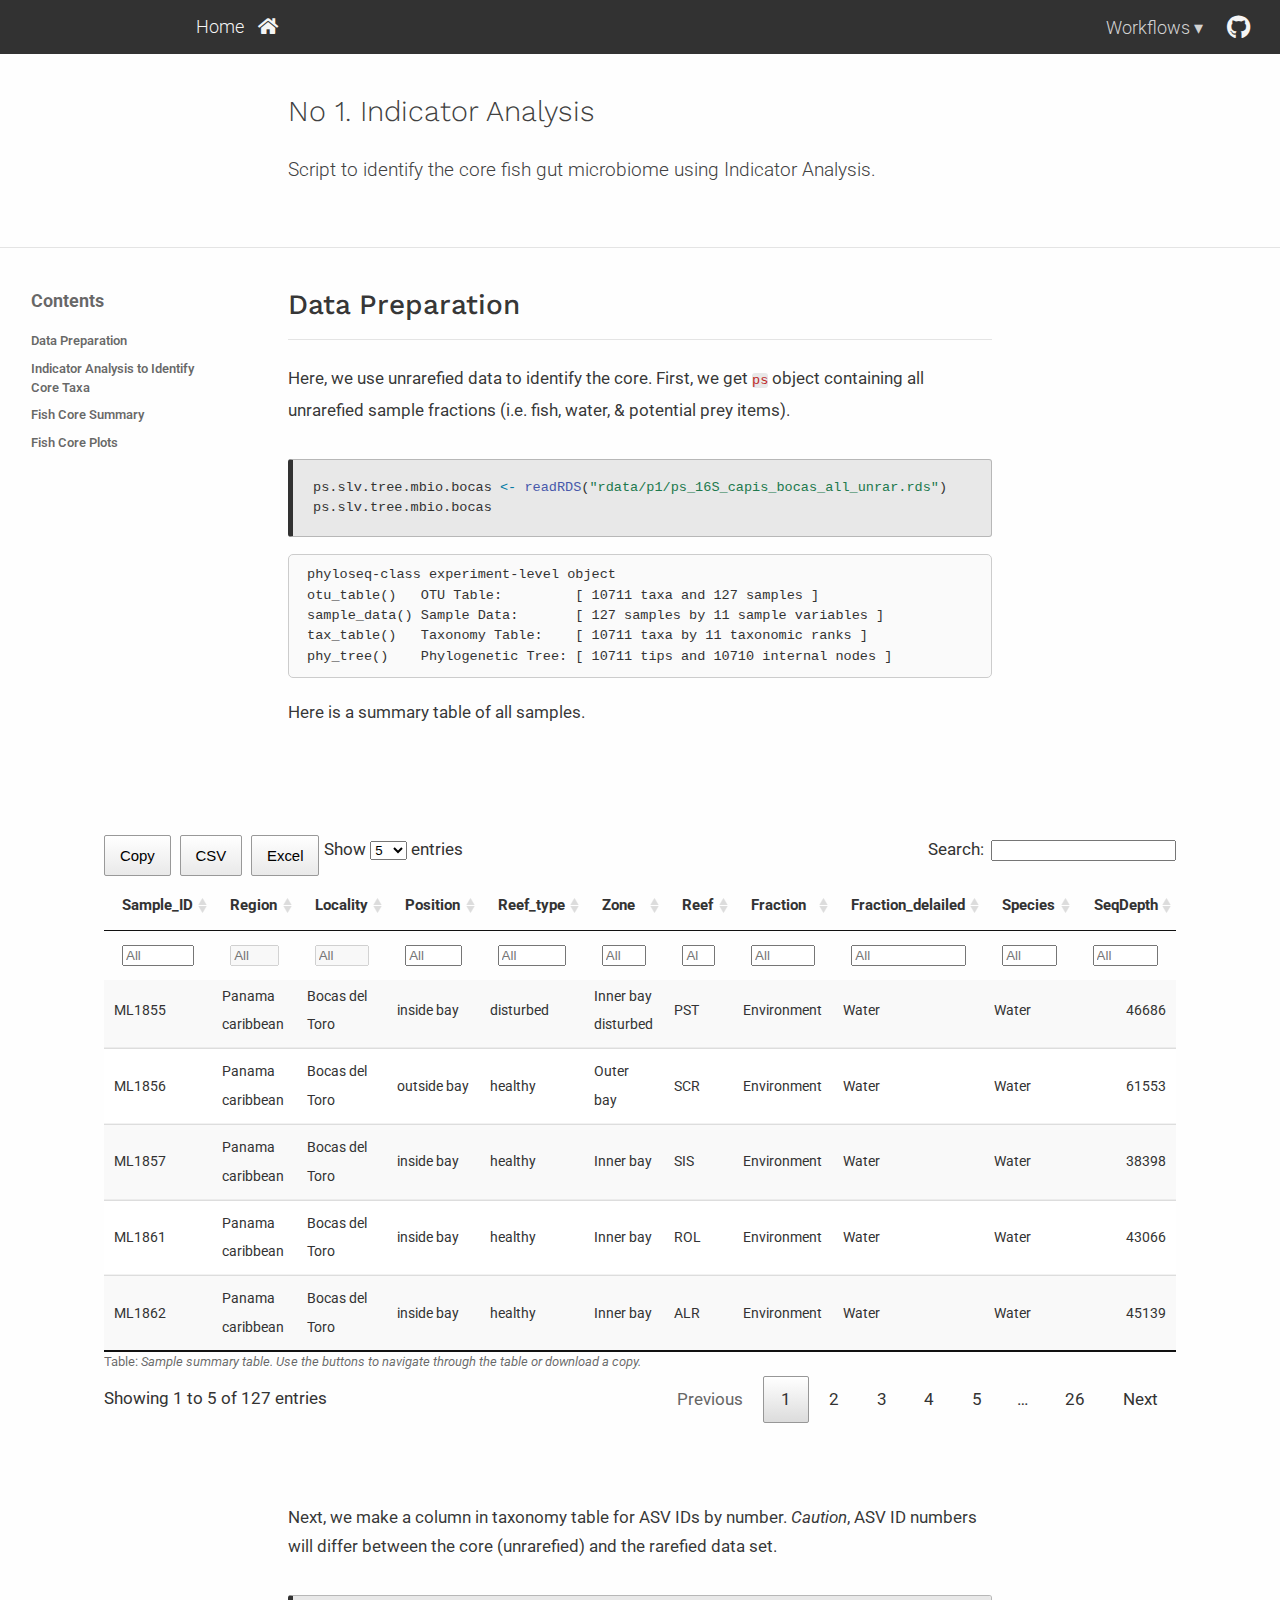
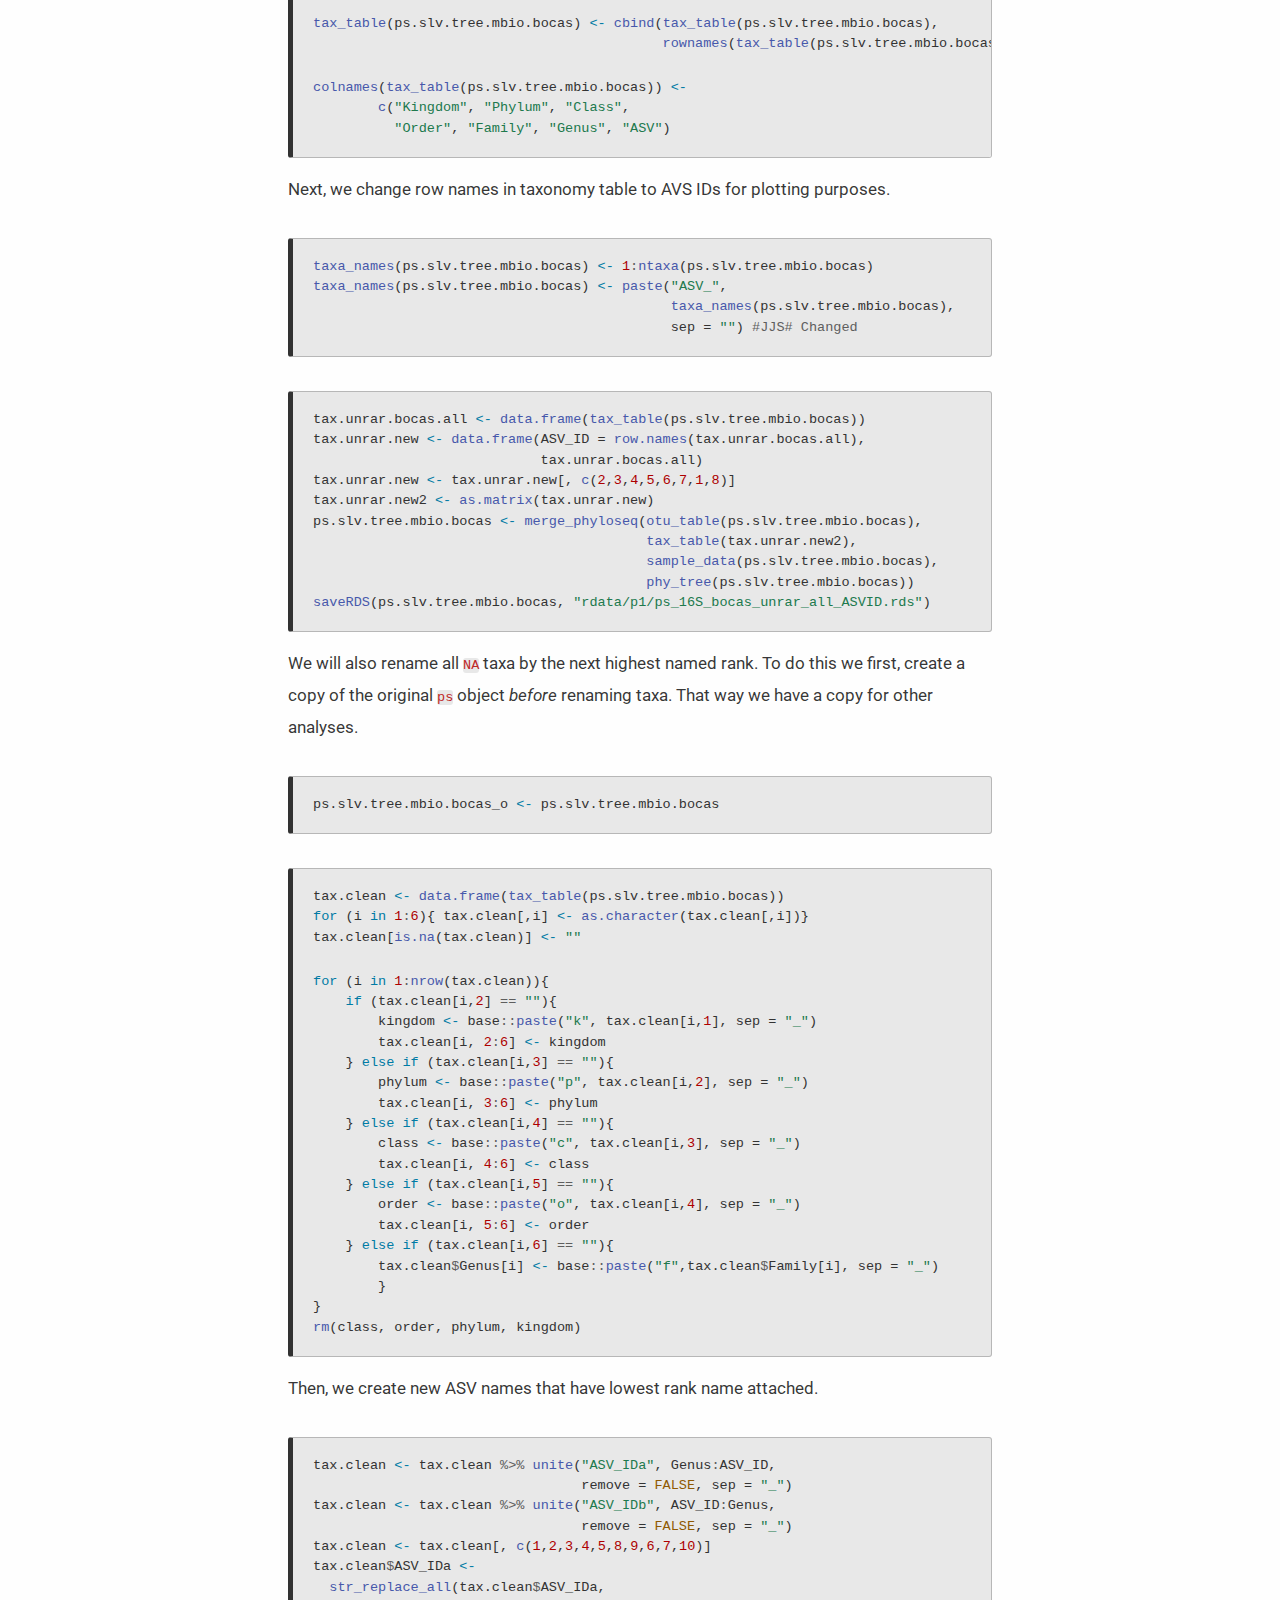
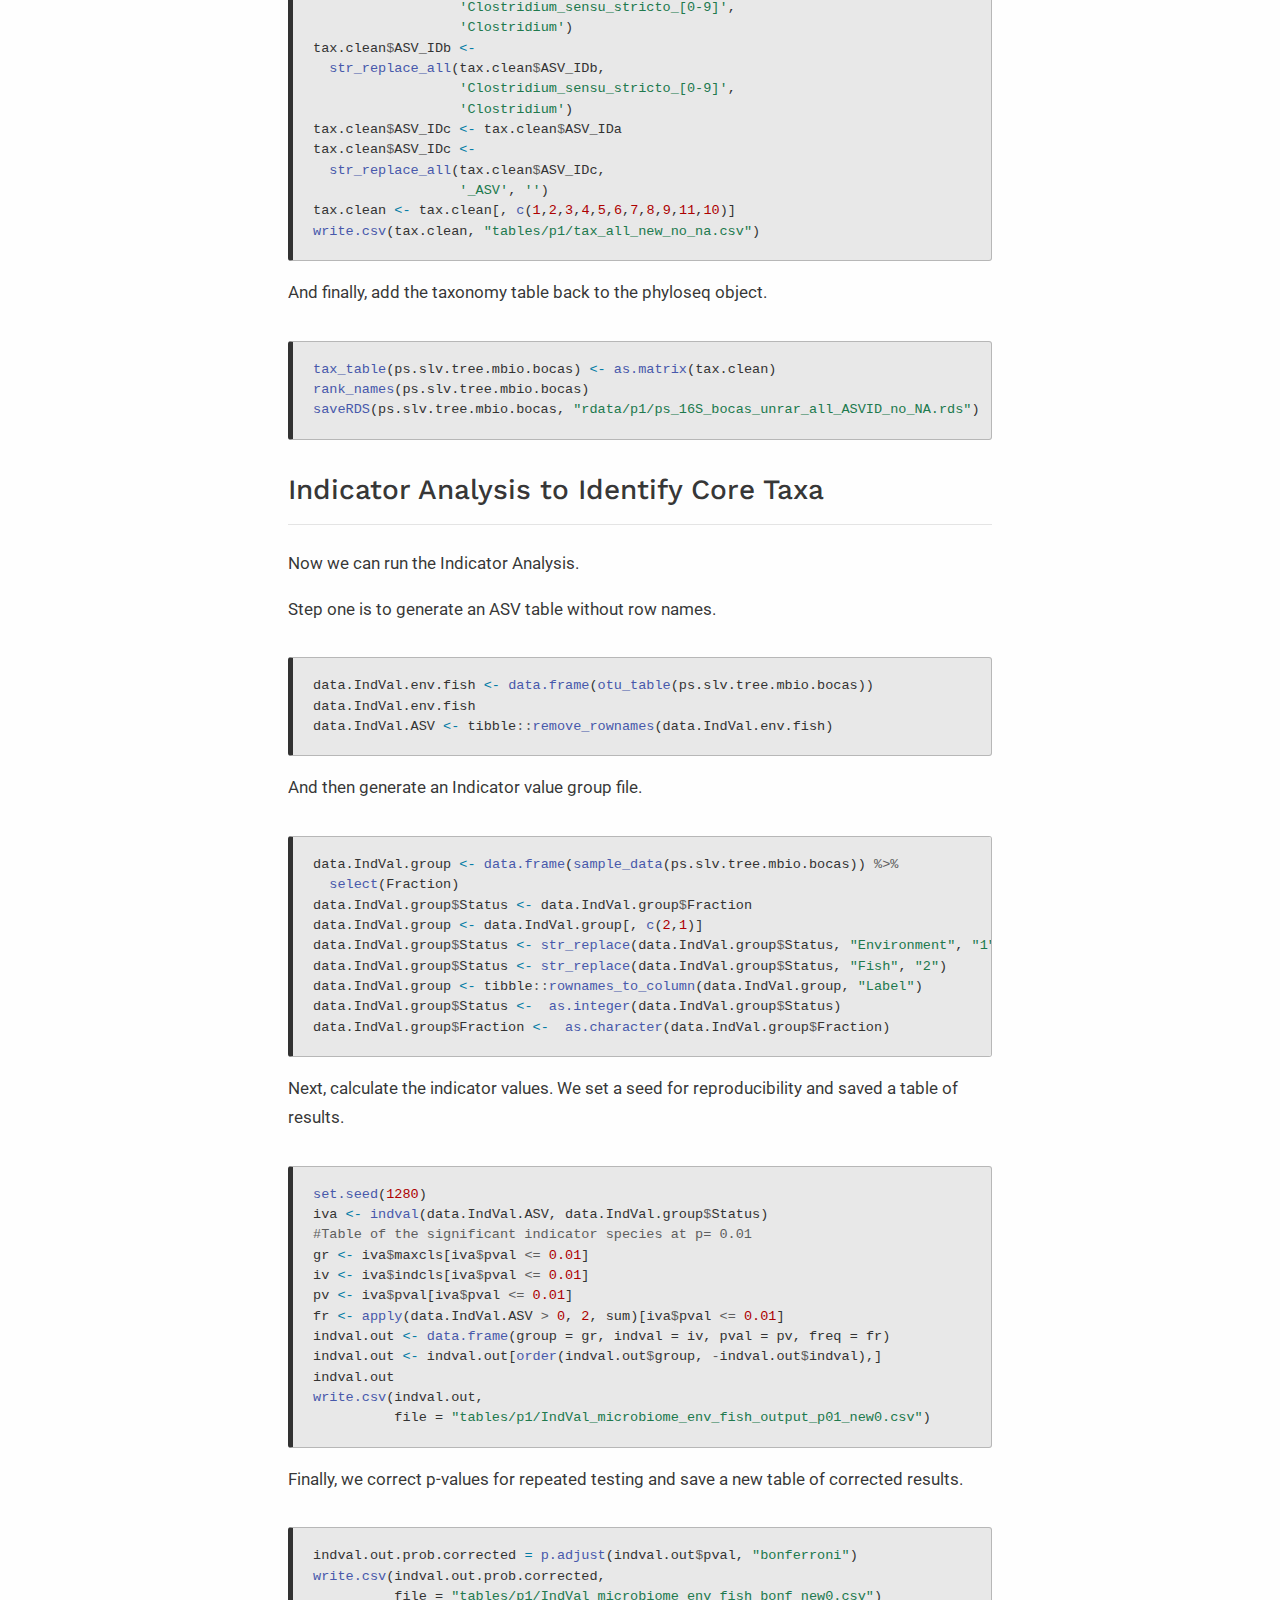
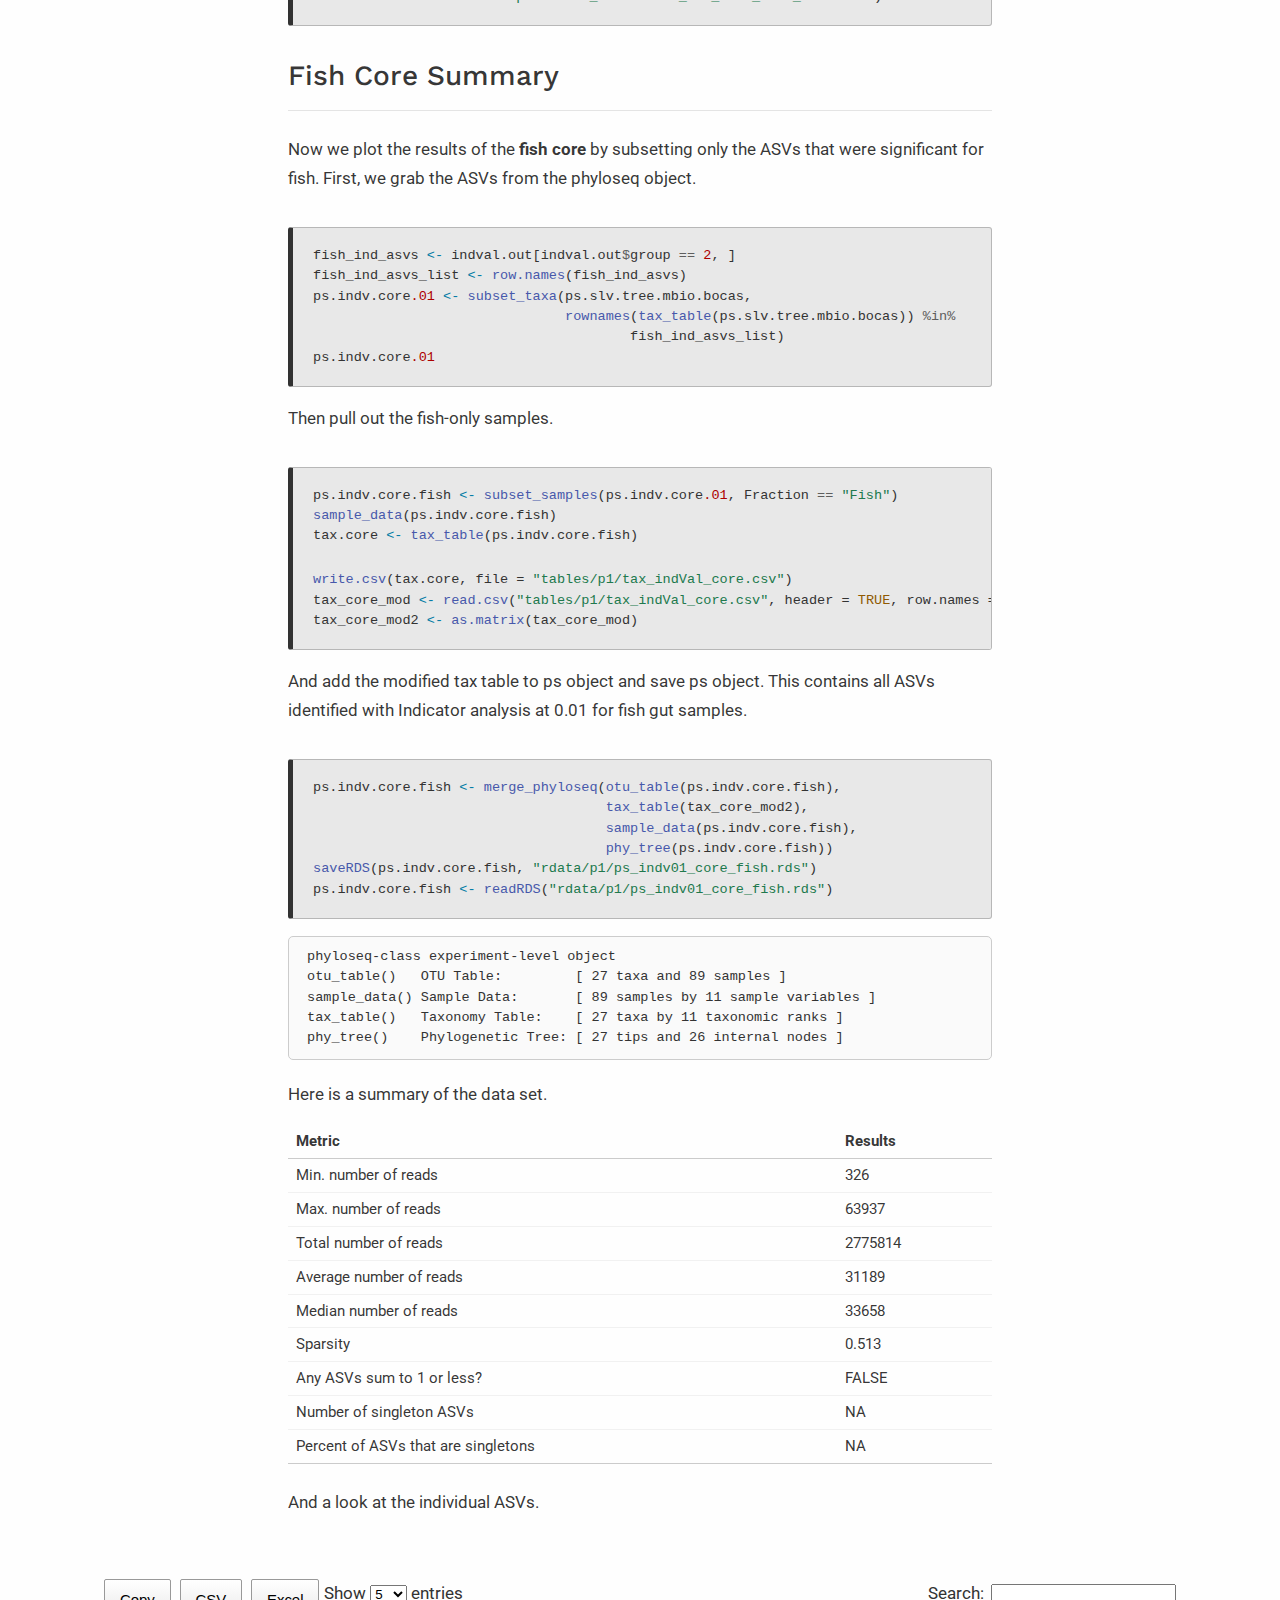
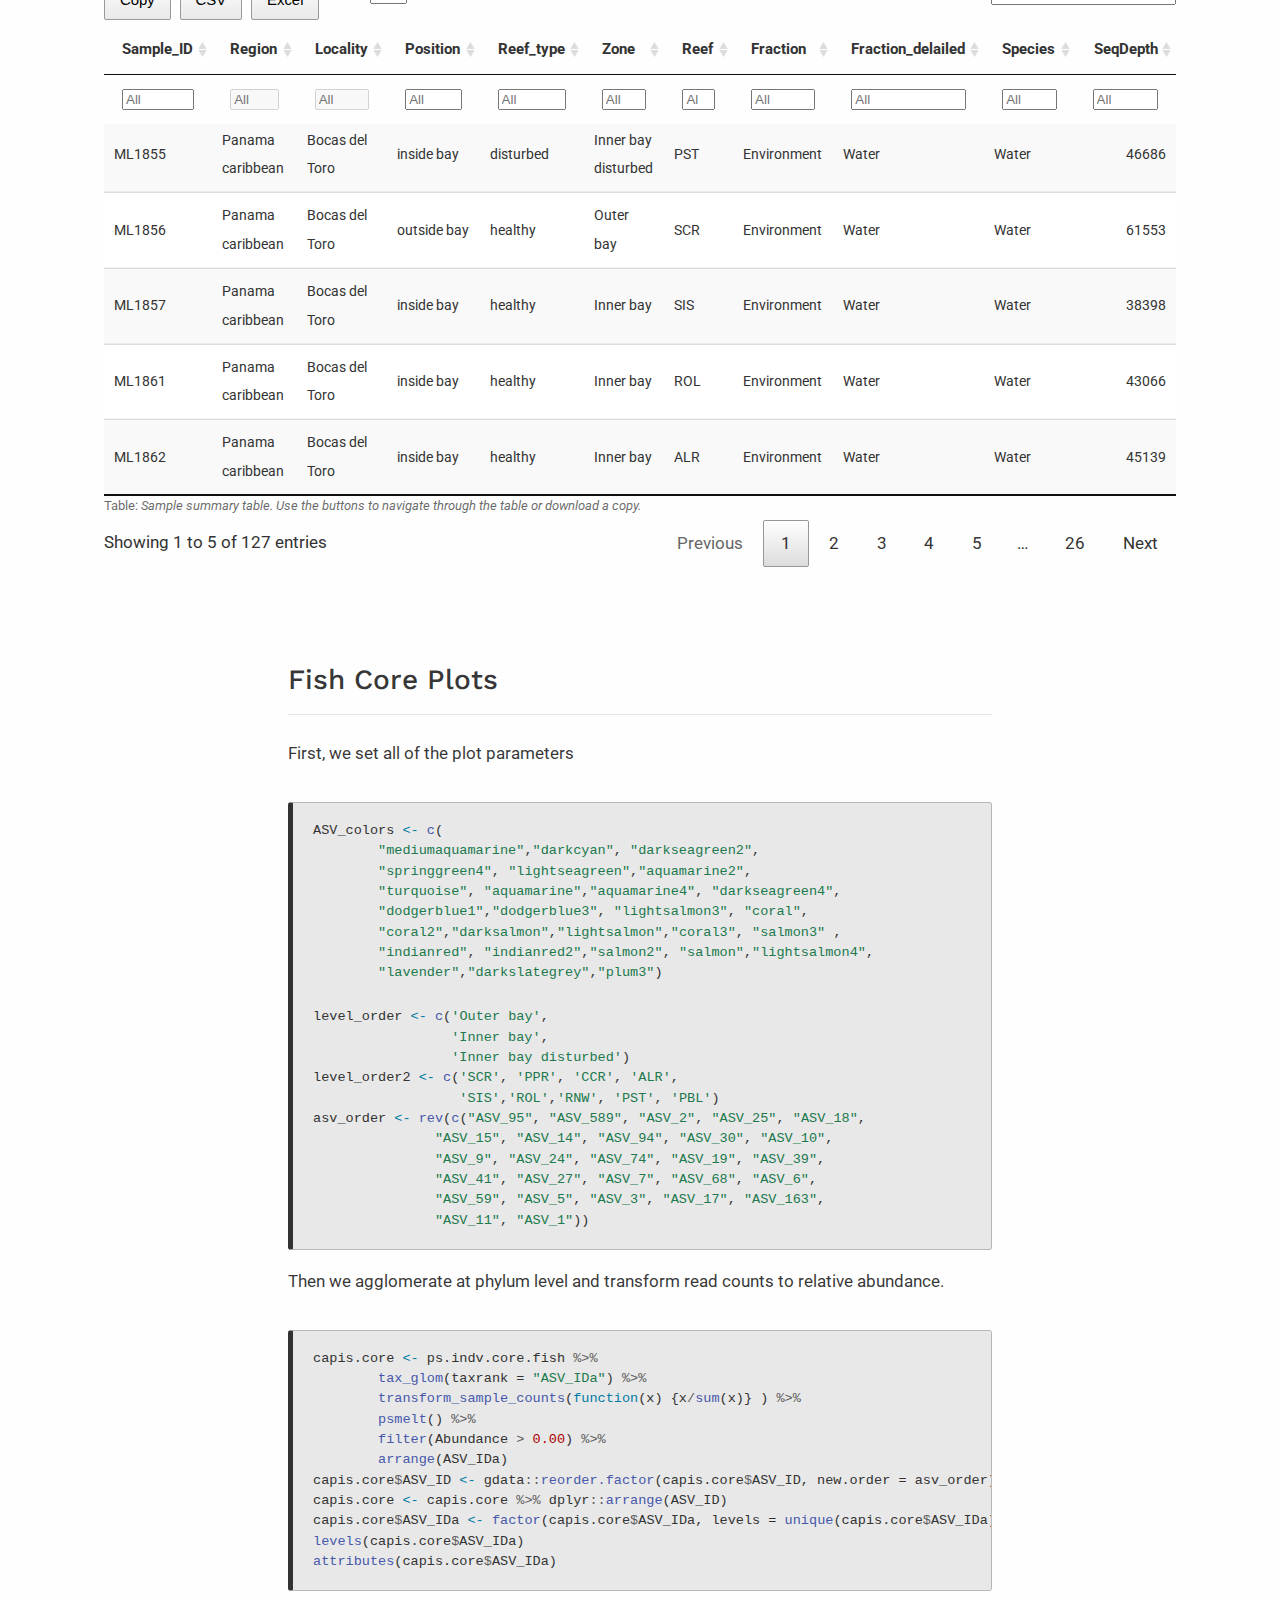
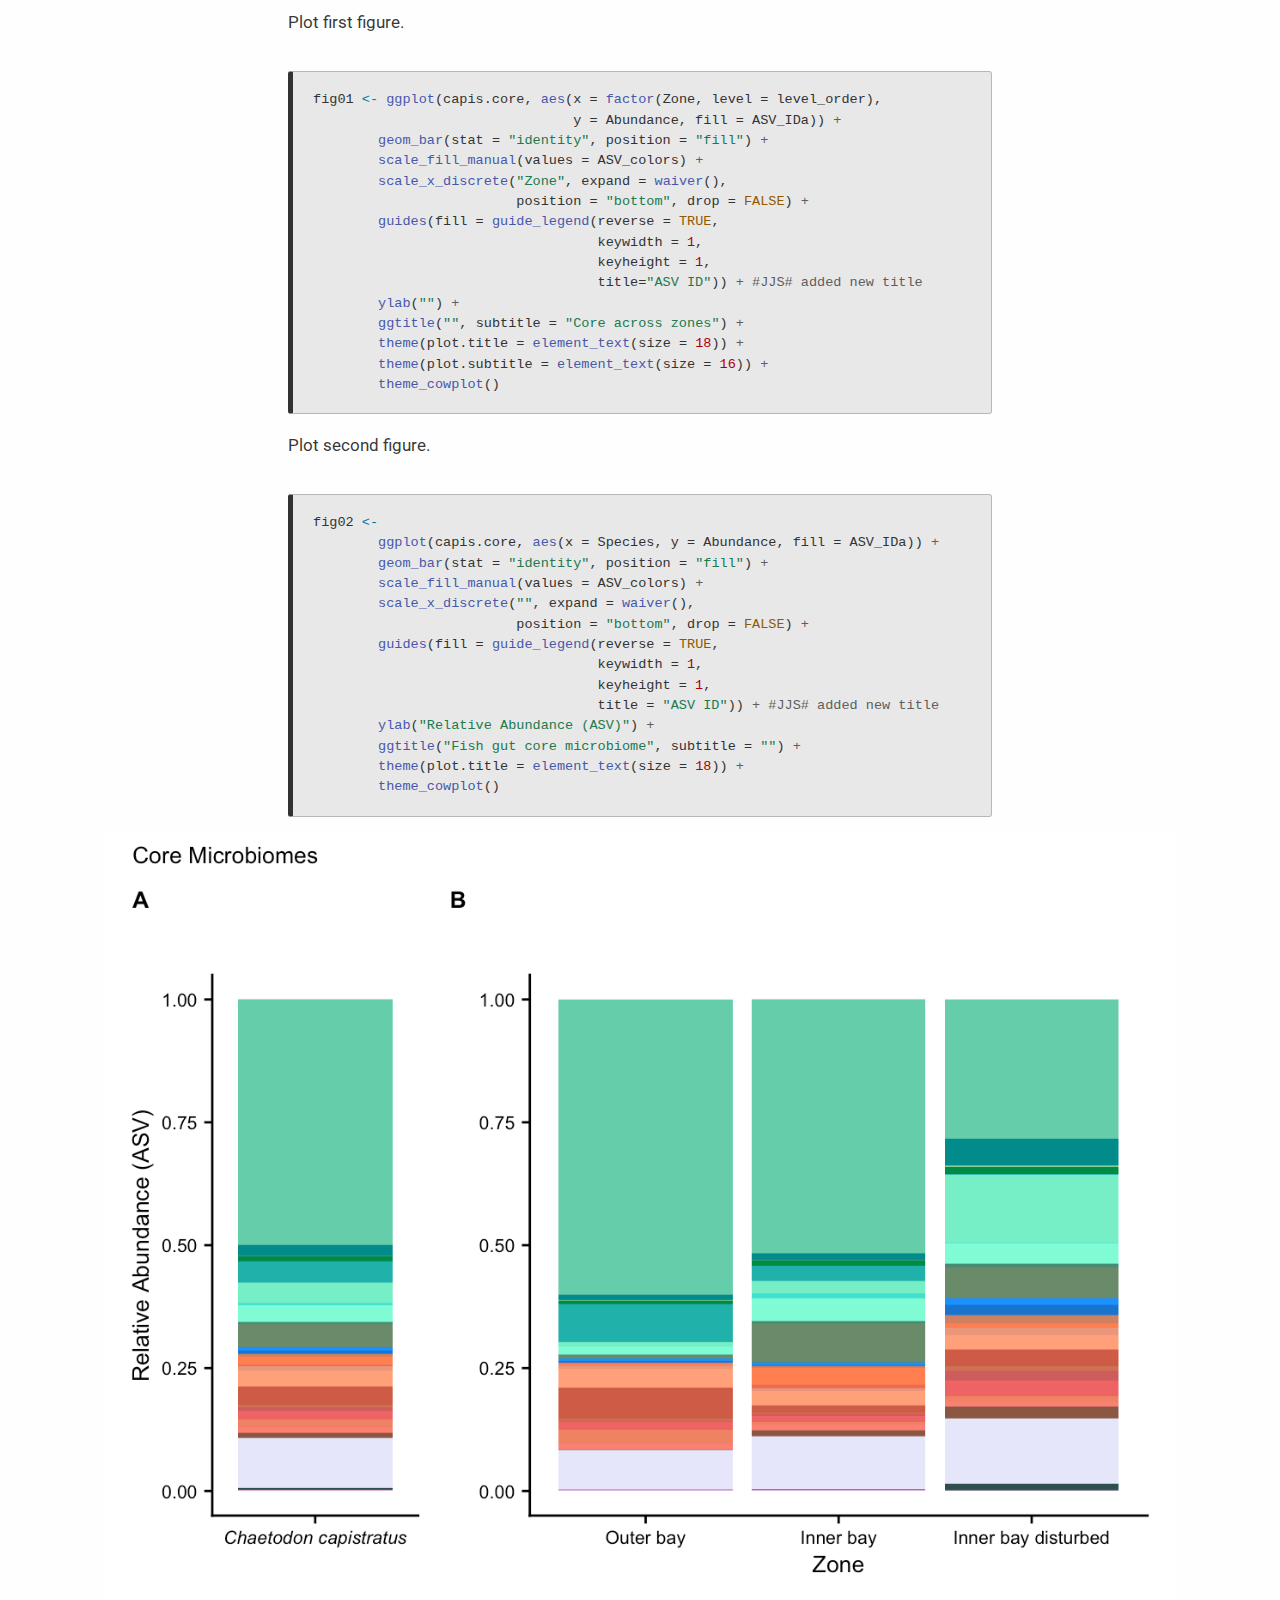
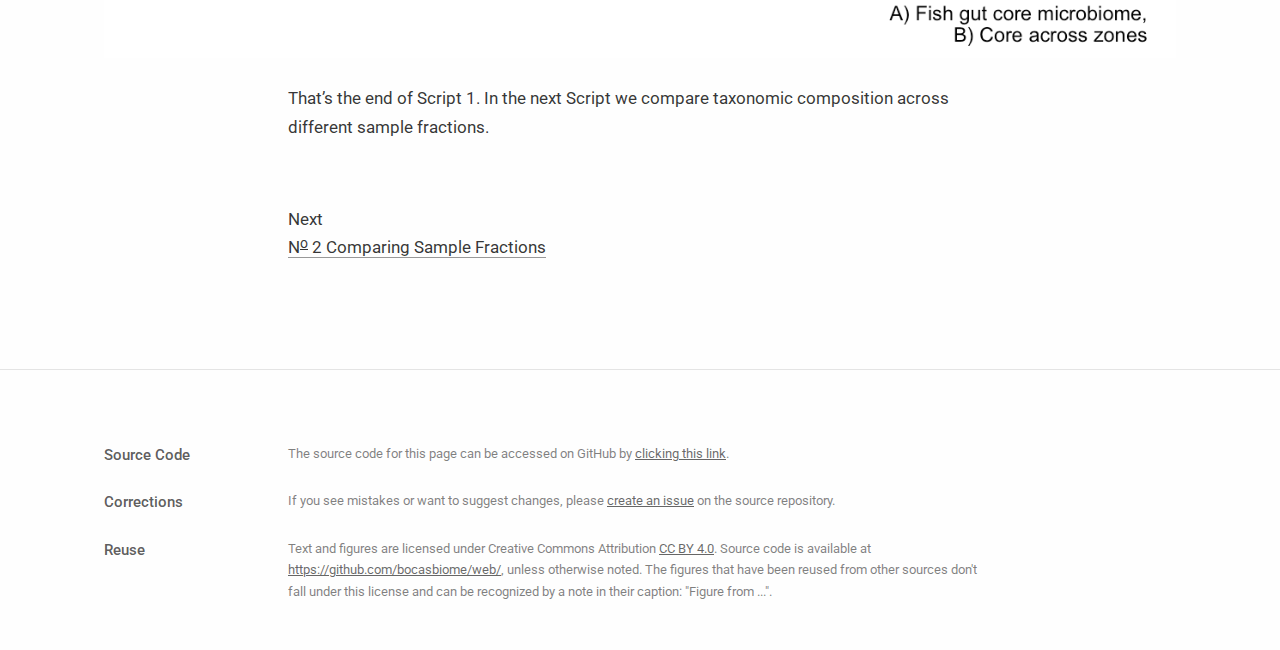
<file: wf1.html>
<!DOCTYPE html>

<html xmlns="http://www.w3.org/1999/xhtml" lang="" xml:lang="">

<head>
  <meta charset="utf-8"/>
  <meta name="viewport" content="width=device-width, initial-scale=1"/>
  <meta http-equiv="X-UA-Compatible" content="IE=Edge,chrome=1"/>
  <meta name="generator" content="distill" />

  <style type="text/css">
  /* Hide doc at startup (prevent jankiness while JS renders/transforms) */
  body {
    visibility: hidden;
  }
  </style>

 <!--radix_placeholder_import_source-->
 <!--/radix_placeholder_import_source-->

<style type="text/css">code{white-space: pre;}</style>
<style type="text/css" data-origin="pandoc">
pre > code.sourceCode { white-space: pre; position: relative; }
pre > code.sourceCode > span { display: inline-block; line-height: 1.25; }
pre > code.sourceCode > span:empty { height: 1.2em; }
.sourceCode { overflow: visible; }
code.sourceCode > span { color: inherit; text-decoration: inherit; }
div.sourceCode { margin: 1em 0; }
pre.sourceCode { margin: 0; }
@media screen {
div.sourceCode { overflow: auto; }
}
@media print {
pre > code.sourceCode { white-space: pre-wrap; }
pre > code.sourceCode > span { text-indent: -5em; padding-left: 5em; }
}
pre.numberSource code
  { counter-reset: source-line 0; }
pre.numberSource code > span
  { position: relative; left: -4em; counter-increment: source-line; }
pre.numberSource code > span > a:first-child::before
  { content: counter(source-line);
    position: relative; left: -1em; text-align: right; vertical-align: baseline;
    border: none; display: inline-block;
    -webkit-touch-callout: none; -webkit-user-select: none;
    -khtml-user-select: none; -moz-user-select: none;
    -ms-user-select: none; user-select: none;
    padding: 0 4px; width: 4em;
    color: #aaaaaa;
  }
pre.numberSource { margin-left: 3em; border-left: 1px solid #aaaaaa;  padding-left: 4px; }
div.sourceCode
  {   }
@media screen {
pre > code.sourceCode > span > a:first-child::before { text-decoration: underline; }
}
code span.al { color: #ad0000; } /* Alert */
code span.an { color: #5e5e5e; } /* Annotation */
code span.at { } /* Attribute */
code span.bn { color: #ad0000; } /* BaseN */
code span.bu { } /* BuiltIn */
code span.cf { color: #007ba5; } /* ControlFlow */
code span.ch { color: #20794d; } /* Char */
code span.cn { color: #8f5902; } /* Constant */
code span.co { color: #5e5e5e; } /* Comment */
code span.cv { color: #5e5e5e; font-style: italic; } /* CommentVar */
code span.do { color: #5e5e5e; font-style: italic; } /* Documentation */
code span.dt { color: #ad0000; } /* DataType */
code span.dv { color: #ad0000; } /* DecVal */
code span.er { color: #ad0000; } /* Error */
code span.ex { } /* Extension */
code span.fl { color: #ad0000; } /* Float */
code span.fu { color: #4758ab; } /* Function */
code span.im { } /* Import */
code span.in { color: #5e5e5e; } /* Information */
code span.kw { color: #007ba5; } /* Keyword */
code span.op { color: #5e5e5e; } /* Operator */
code span.ot { color: #007ba5; } /* Other */
code span.pp { color: #ad0000; } /* Preprocessor */
code span.sc { color: #5e5e5e; } /* SpecialChar */
code span.ss { color: #20794d; } /* SpecialString */
code span.st { color: #20794d; } /* String */
code span.va { color: #111111; } /* Variable */
code span.vs { color: #20794d; } /* VerbatimString */
code span.wa { color: #5e5e5e; font-style: italic; } /* Warning */
</style>


  <!--radix_placeholder_meta_tags-->
  <title>: No 1. Indicator Analysis</title>

  <meta property="description" itemprop="description" content="Script to identify the core fish gut microbiome using Indicator Analysis."/>

  <link rel="license" href="https://creativecommons.org/licenses/by/4.0/"/>
  <link rel="icon" type="image/vnd.microsoft.icon" href="assets/favicon.ico"/>


  <!--  https://developers.facebook.com/docs/sharing/webmasters#markup -->
  <meta property="og:title" content=": No 1. Indicator Analysis"/>
  <meta property="og:type" content="article"/>
  <meta property="og:description" content="Script to identify the core fish gut microbiome using Indicator Analysis."/>
  <meta property="og:locale" content="en_US"/>
  <meta property="og:site_name" content=""/>

  <!--  https://dev.twitter.com/cards/types/summary -->
  <meta property="twitter:card" content="summary"/>
  <meta property="twitter:title" content=": No 1. Indicator Analysis"/>
  <meta property="twitter:description" content="Script to identify the core fish gut microbiome using Indicator Analysis."/>

  <!--/radix_placeholder_meta_tags-->
  <!--radix_placeholder_rmarkdown_metadata-->

  <script type="text/json" id="radix-rmarkdown-metadata">
  {"type":"list","attributes":{"names":{"type":"character","attributes":{},"value":["title","description"]}},"value":[{"type":"character","attributes":{},"value":["No 1. Indicator Analysis"]},{"type":"character","attributes":{},"value":["Script to identify the core fish gut microbiome using Indicator Analysis.\n"]}]}
  </script>
  <!--/radix_placeholder_rmarkdown_metadata-->
  <!--radix_placeholder_navigation_in_header-->
  <meta name="distill:offset" content=""/>

  <script type="application/javascript">

    window.headroom_prevent_pin = false;

    window.document.addEventListener("DOMContentLoaded", function (event) {

      // initialize headroom for banner
      var header = $('header').get(0);
      var headerHeight = header.offsetHeight;
      var headroom = new Headroom(header, {
        tolerance: 5,
        onPin : function() {
          if (window.headroom_prevent_pin) {
            window.headroom_prevent_pin = false;
            headroom.unpin();
          }
        }
      });
      headroom.init();
      if(window.location.hash)
        headroom.unpin();
      $(header).addClass('headroom--transition');

      // offset scroll location for banner on hash change
      // (see: https://github.com/WickyNilliams/headroom.js/issues/38)
      window.addEventListener("hashchange", function(event) {
        window.scrollTo(0, window.pageYOffset - (headerHeight + 25));
      });

      // responsive menu
      $('.distill-site-header').each(function(i, val) {
        var topnav = $(this);
        var toggle = topnav.find('.nav-toggle');
        toggle.on('click', function() {
          topnav.toggleClass('responsive');
        });
      });

      // nav dropdowns
      $('.nav-dropbtn').click(function(e) {
        $(this).next('.nav-dropdown-content').toggleClass('nav-dropdown-active');
        $(this).parent().siblings('.nav-dropdown')
           .children('.nav-dropdown-content').removeClass('nav-dropdown-active');
      });
      $("body").click(function(e){
        $('.nav-dropdown-content').removeClass('nav-dropdown-active');
      });
      $(".nav-dropdown").click(function(e){
        e.stopPropagation();
      });
    });
  </script>

  <style type="text/css">

  /* Theme (user-documented overrideables for nav appearance) */

  .distill-site-nav {
    color: rgba(255, 255, 255, 0.8);
    background-color: #0F2E3D;
    font-size: 15px;
    font-weight: 300;
  }

  .distill-site-nav a {
    color: inherit;
    text-decoration: none;
  }

  .distill-site-nav a:hover {
    color: white;
  }

  @media print {
    .distill-site-nav {
      display: none;
    }
  }

  .distill-site-header {

  }

  .distill-site-footer {

  }


  /* Site Header */

  .distill-site-header {
    width: 100%;
    box-sizing: border-box;
    z-index: 3;
  }

  .distill-site-header .nav-left {
    display: inline-block;
    margin-left: 8px;
  }

  @media screen and (max-width: 768px) {
    .distill-site-header .nav-left {
      margin-left: 0;
    }
  }


  .distill-site-header .nav-right {
    float: right;
    margin-right: 8px;
  }

  .distill-site-header a,
  .distill-site-header .title {
    display: inline-block;
    text-align: center;
    padding: 14px 10px 14px 10px;
  }

  .distill-site-header .title {
    font-size: 18px;
    min-width: 150px;
  }

  .distill-site-header .logo {
    padding: 0;
  }

  .distill-site-header .logo img {
    display: none;
    max-height: 20px;
    width: auto;
    margin-bottom: -4px;
  }

  .distill-site-header .nav-image img {
    max-height: 18px;
    width: auto;
    display: inline-block;
    margin-bottom: -3px;
  }



  @media screen and (min-width: 1000px) {
    .distill-site-header .logo img {
      display: inline-block;
    }
    .distill-site-header .nav-left {
      margin-left: 20px;
    }
    .distill-site-header .nav-right {
      margin-right: 20px;
    }
    .distill-site-header .title {
      padding-left: 12px;
    }
  }


  .distill-site-header .nav-toggle {
    display: none;
  }

  .nav-dropdown {
    display: inline-block;
    position: relative;
  }

  .nav-dropdown .nav-dropbtn {
    border: none;
    outline: none;
    color: rgba(255, 255, 255, 0.8);
    padding: 16px 10px;
    background-color: transparent;
    font-family: inherit;
    font-size: inherit;
    font-weight: inherit;
    margin: 0;
    margin-top: 1px;
    z-index: 2;
  }

  .nav-dropdown-content {
    display: none;
    position: absolute;
    background-color: white;
    min-width: 200px;
    border: 1px solid rgba(0,0,0,0.15);
    border-radius: 4px;
    box-shadow: 0px 8px 16px 0px rgba(0,0,0,0.1);
    z-index: 1;
    margin-top: 2px;
    white-space: nowrap;
    padding-top: 4px;
    padding-bottom: 4px;
  }

  .nav-dropdown-content hr {
    margin-top: 4px;
    margin-bottom: 4px;
    border: none;
    border-bottom: 1px solid rgba(0, 0, 0, 0.1);
  }

  .nav-dropdown-active {
    display: block;
  }

  .nav-dropdown-content a, .nav-dropdown-content .nav-dropdown-header {
    color: black;
    padding: 6px 24px;
    text-decoration: none;
    display: block;
    text-align: left;
  }

  .nav-dropdown-content .nav-dropdown-header {
    display: block;
    padding: 5px 24px;
    padding-bottom: 0;
    text-transform: uppercase;
    font-size: 14px;
    color: #999999;
    white-space: nowrap;
  }

  .nav-dropdown:hover .nav-dropbtn {
    color: white;
  }

  .nav-dropdown-content a:hover {
    background-color: #ddd;
    color: black;
  }

  .nav-right .nav-dropdown-content {
    margin-left: -45%;
    right: 0;
  }

  @media screen and (max-width: 768px) {
    .distill-site-header a, .distill-site-header .nav-dropdown  {display: none;}
    .distill-site-header a.nav-toggle {
      float: right;
      display: block;
    }
    .distill-site-header .title {
      margin-left: 0;
    }
    .distill-site-header .nav-right {
      margin-right: 0;
    }
    .distill-site-header {
      overflow: hidden;
    }
    .nav-right .nav-dropdown-content {
      margin-left: 0;
    }
  }


  @media screen and (max-width: 768px) {
    .distill-site-header.responsive {position: relative; min-height: 500px; }
    .distill-site-header.responsive a.nav-toggle {
      position: absolute;
      right: 0;
      top: 0;
    }
    .distill-site-header.responsive a,
    .distill-site-header.responsive .nav-dropdown {
      display: block;
      text-align: left;
    }
    .distill-site-header.responsive .nav-left,
    .distill-site-header.responsive .nav-right {
      width: 100%;
    }
    .distill-site-header.responsive .nav-dropdown {float: none;}
    .distill-site-header.responsive .nav-dropdown-content {position: relative;}
    .distill-site-header.responsive .nav-dropdown .nav-dropbtn {
      display: block;
      width: 100%;
      text-align: left;
    }
  }

  /* Site Footer */

  .distill-site-footer {
    width: 100%;
    overflow: hidden;
    box-sizing: border-box;
    z-index: 3;
    margin-top: 30px;
    padding-top: 30px;
    padding-bottom: 30px;
    text-align: center;
  }

  /* Headroom */

  d-title {
    padding-top: 6rem;
  }

  @media print {
    d-title {
      padding-top: 4rem;
    }
  }

  .headroom {
    z-index: 1000;
    position: fixed;
    top: 0;
    left: 0;
    right: 0;
  }

  .headroom--transition {
    transition: all .4s ease-in-out;
  }

  .headroom--unpinned {
    top: -100px;
  }

  .headroom--pinned {
    top: 0;
  }

  /* adjust viewport for navbar height */
  /* helps vertically center bootstrap (non-distill) content */
  .min-vh-100 {
    min-height: calc(100vh - 100px) !important;
  }

  </style>

  <script src="site_libs/jquery-3.6.0/jquery-3.6.0.min.js"></script>
  <link href="site_libs/font-awesome-5.1.0/css/all.css" rel="stylesheet"/>
  <link href="site_libs/font-awesome-5.1.0/css/v4-shims.css" rel="stylesheet"/>
  <script src="site_libs/headroom-0.9.4/headroom.min.js"></script>
  <!--/radix_placeholder_navigation_in_header-->
  <!--radix_placeholder_distill-->

  <style type="text/css">

  body {
    background-color: white;
  }

  .pandoc-table {
    width: 100%;
  }

  .pandoc-table>caption {
    margin-bottom: 10px;
  }

  .pandoc-table th:not([align]) {
    text-align: left;
  }

  .pagedtable-footer {
    font-size: 15px;
  }

  d-byline .byline {
    grid-template-columns: 2fr 2fr;
  }

  d-byline .byline h3 {
    margin-block-start: 1.5em;
  }

  d-byline .byline .authors-affiliations h3 {
    margin-block-start: 0.5em;
  }

  .authors-affiliations .orcid-id {
    width: 16px;
    height:16px;
    margin-left: 4px;
    margin-right: 4px;
    vertical-align: middle;
    padding-bottom: 2px;
  }

  d-title .dt-tags {
    margin-top: 1em;
    grid-column: text;
  }

  .dt-tags .dt-tag {
    text-decoration: none;
    display: inline-block;
    color: rgba(0,0,0,0.6);
    padding: 0em 0.4em;
    margin-right: 0.5em;
    margin-bottom: 0.4em;
    font-size: 70%;
    border: 1px solid rgba(0,0,0,0.2);
    border-radius: 3px;
    text-transform: uppercase;
    font-weight: 500;
  }

  d-article table.gt_table td,
  d-article table.gt_table th {
    border-bottom: none;
  }

  .html-widget {
    margin-bottom: 2.0em;
  }

  .l-screen-inset {
    padding-right: 16px;
  }

  .l-screen .caption {
    margin-left: 10px;
  }

  .shaded {
    background: rgb(247, 247, 247);
    padding-top: 20px;
    padding-bottom: 20px;
    border-top: 1px solid rgba(0, 0, 0, 0.1);
    border-bottom: 1px solid rgba(0, 0, 0, 0.1);
  }

  .shaded .html-widget {
    margin-bottom: 0;
    border: 1px solid rgba(0, 0, 0, 0.1);
  }

  .shaded .shaded-content {
    background: white;
  }

  .text-output {
    margin-top: 0;
    line-height: 1.5em;
  }

  .hidden {
    display: none !important;
  }

  d-article {
    padding-top: 2.5rem;
    padding-bottom: 30px;
  }

  d-appendix {
    padding-top: 30px;
  }

  d-article>p>img {
    width: 100%;
  }

  d-article h2 {
    margin: 1rem 0 1.5rem 0;
  }

  d-article h3 {
    margin-top: 1.5rem;
  }

  d-article iframe {
    border: 1px solid rgba(0, 0, 0, 0.1);
    margin-bottom: 2.0em;
    width: 100%;
  }

  /* Tweak code blocks */

  d-article div.sourceCode code,
  d-article pre code {
    font-family: Consolas, Monaco, 'Andale Mono', 'Ubuntu Mono', monospace;
  }

  d-article pre,
  d-article div.sourceCode,
  d-article div.sourceCode pre {
    overflow: auto;
  }

  d-article div.sourceCode {
    background-color: white;
  }

  d-article div.sourceCode pre {
    padding-left: 10px;
    font-size: 12px;
    border-left: 2px solid rgba(0,0,0,0.1);
  }

  d-article pre {
    font-size: 12px;
    color: black;
    background: none;
    margin-top: 0;
    text-align: left;
    white-space: pre;
    word-spacing: normal;
    word-break: normal;
    word-wrap: normal;
    line-height: 1.5;

    -moz-tab-size: 4;
    -o-tab-size: 4;
    tab-size: 4;

    -webkit-hyphens: none;
    -moz-hyphens: none;
    -ms-hyphens: none;
    hyphens: none;
  }

  d-article pre a {
    border-bottom: none;
  }

  d-article pre a:hover {
    border-bottom: none;
    text-decoration: underline;
  }

  d-article details {
    grid-column: text;
    margin-bottom: 0.8em;
  }

  @media(min-width: 768px) {

  d-article pre,
  d-article div.sourceCode,
  d-article div.sourceCode pre {
    overflow: visible !important;
  }

  d-article div.sourceCode pre {
    padding-left: 18px;
    font-size: 14px;
  }

  d-article pre {
    font-size: 14px;
  }

  }

  figure img.external {
    background: white;
    border: 1px solid rgba(0, 0, 0, 0.1);
    box-shadow: 0 1px 8px rgba(0, 0, 0, 0.1);
    padding: 18px;
    box-sizing: border-box;
  }

  /* CSS for d-contents */

  .d-contents {
    grid-column: text;
    color: rgba(0,0,0,0.8);
    font-size: 0.9em;
    padding-bottom: 1em;
    margin-bottom: 1em;
    padding-bottom: 0.5em;
    margin-bottom: 1em;
    padding-left: 0.25em;
    justify-self: start;
  }

  @media(min-width: 1000px) {
    .d-contents.d-contents-float {
      height: 0;
      grid-column-start: 1;
      grid-column-end: 4;
      justify-self: center;
      padding-right: 3em;
      padding-left: 2em;
    }
  }

  .d-contents nav h3 {
    font-size: 18px;
    margin-top: 0;
    margin-bottom: 1em;
  }

  .d-contents li {
    list-style-type: none
  }

  .d-contents nav > ul {
    padding-left: 0;
  }

  .d-contents ul {
    padding-left: 1em
  }

  .d-contents nav ul li {
    margin-top: 0.6em;
    margin-bottom: 0.2em;
  }

  .d-contents nav a {
    font-size: 13px;
    border-bottom: none;
    text-decoration: none
    color: rgba(0, 0, 0, 0.8);
  }

  .d-contents nav a:hover {
    text-decoration: underline solid rgba(0, 0, 0, 0.6)
  }

  .d-contents nav > ul > li > a {
    font-weight: 600;
  }

  .d-contents nav > ul > li > ul {
    font-weight: inherit;
  }

  .d-contents nav > ul > li > ul > li {
    margin-top: 0.2em;
  }


  .d-contents nav ul {
    margin-top: 0;
    margin-bottom: 0.25em;
  }

  .d-article-with-toc h2:nth-child(2) {
    margin-top: 0;
  }


  /* Figure */

  .figure {
    position: relative;
    margin-bottom: 2.5em;
    margin-top: 1.5em;
  }

  .figure img {
    width: 100%;
  }

  .figure .caption {
    color: rgba(0, 0, 0, 0.6);
    font-size: 12px;
    line-height: 1.5em;
  }

  .figure img.external {
    background: white;
    border: 1px solid rgba(0, 0, 0, 0.1);
    box-shadow: 0 1px 8px rgba(0, 0, 0, 0.1);
    padding: 18px;
    box-sizing: border-box;
  }

  .figure .caption a {
    color: rgba(0, 0, 0, 0.6);
  }

  .figure .caption b,
  .figure .caption strong, {
    font-weight: 600;
    color: rgba(0, 0, 0, 1.0);
  }

  /* Citations */

  d-article .citation {
    color: inherit;
    cursor: inherit;
  }

  div.hanging-indent{
    margin-left: 1em; text-indent: -1em;
  }

  /* Citation hover box */

  .tippy-box[data-theme~=light-border] {
    background-color: rgba(250, 250, 250, 0.95);
  }

  .tippy-content > p {
    margin-bottom: 0;
    padding: 2px;
  }


  /* Tweak 1000px media break to show more text */

  @media(min-width: 1000px) {
    .base-grid,
    distill-header,
    d-title,
    d-abstract,
    d-article,
    d-appendix,
    distill-appendix,
    d-byline,
    d-footnote-list,
    d-citation-list,
    distill-footer {
      grid-template-columns: [screen-start] 1fr [page-start kicker-start] 80px [middle-start] 50px [text-start kicker-end] 65px 65px 65px 65px 65px 65px 65px 65px [text-end gutter-start] 65px [middle-end] 65px [page-end gutter-end] 1fr [screen-end];
      grid-column-gap: 16px;
    }

    .grid {
      grid-column-gap: 16px;
    }

    d-article {
      font-size: 1.06rem;
      line-height: 1.7em;
    }
    figure .caption, .figure .caption, figure figcaption {
      font-size: 13px;
    }
  }

  @media(min-width: 1180px) {
    .base-grid,
    distill-header,
    d-title,
    d-abstract,
    d-article,
    d-appendix,
    distill-appendix,
    d-byline,
    d-footnote-list,
    d-citation-list,
    distill-footer {
      grid-template-columns: [screen-start] 1fr [page-start kicker-start] 60px [middle-start] 60px [text-start kicker-end] 60px 60px 60px 60px 60px 60px 60px 60px [text-end gutter-start] 60px [middle-end] 60px [page-end gutter-end] 1fr [screen-end];
      grid-column-gap: 32px;
    }

    .grid {
      grid-column-gap: 32px;
    }
  }


  /* Get the citation styles for the appendix (not auto-injected on render since
     we do our own rendering of the citation appendix) */

  d-appendix .citation-appendix,
  .d-appendix .citation-appendix {
    font-size: 11px;
    line-height: 15px;
    border-left: 1px solid rgba(0, 0, 0, 0.1);
    padding-left: 18px;
    border: 1px solid rgba(0,0,0,0.1);
    background: rgba(0, 0, 0, 0.02);
    padding: 10px 18px;
    border-radius: 3px;
    color: rgba(150, 150, 150, 1);
    overflow: hidden;
    margin-top: -12px;
    white-space: pre-wrap;
    word-wrap: break-word;
  }

  /* Include appendix styles here so they can be overridden */

  d-appendix {
    contain: layout style;
    font-size: 0.8em;
    line-height: 1.7em;
    margin-top: 60px;
    margin-bottom: 0;
    border-top: 1px solid rgba(0, 0, 0, 0.1);
    color: rgba(0,0,0,0.5);
    padding-top: 60px;
    padding-bottom: 48px;
  }

  d-appendix h3 {
    grid-column: page-start / text-start;
    font-size: 15px;
    font-weight: 500;
    margin-top: 1em;
    margin-bottom: 0;
    color: rgba(0,0,0,0.65);
  }

  d-appendix h3 + * {
    margin-top: 1em;
  }

  d-appendix ol {
    padding: 0 0 0 15px;
  }

  @media (min-width: 768px) {
    d-appendix ol {
      padding: 0 0 0 30px;
      margin-left: -30px;
    }
  }

  d-appendix li {
    margin-bottom: 1em;
  }

  d-appendix a {
    color: rgba(0, 0, 0, 0.6);
  }

  d-appendix > * {
    grid-column: text;
  }

  d-appendix > d-footnote-list,
  d-appendix > d-citation-list,
  d-appendix > distill-appendix {
    grid-column: screen;
  }

  /* Include footnote styles here so they can be overridden */

  d-footnote-list {
    contain: layout style;
  }

  d-footnote-list > * {
    grid-column: text;
  }

  d-footnote-list a.footnote-backlink {
    color: rgba(0,0,0,0.3);
    padding-left: 0.5em;
  }



  /* Anchor.js */

  .anchorjs-link {
    /*transition: all .25s linear; */
    text-decoration: none;
    border-bottom: none;
  }
  *:hover > .anchorjs-link {
    margin-left: -1.125em !important;
    text-decoration: none;
    border-bottom: none;
  }

  /* Social footer */

  .social_footer {
    margin-top: 30px;
    margin-bottom: 0;
    color: rgba(0,0,0,0.67);
  }

  .disqus-comments {
    margin-right: 30px;
  }

  .disqus-comment-count {
    border-bottom: 1px solid rgba(0, 0, 0, 0.4);
    cursor: pointer;
  }

  #disqus_thread {
    margin-top: 30px;
  }

  .article-sharing a {
    border-bottom: none;
    margin-right: 8px;
  }

  .article-sharing a:hover {
    border-bottom: none;
  }

  .sidebar-section.subscribe {
    font-size: 12px;
    line-height: 1.6em;
  }

  .subscribe p {
    margin-bottom: 0.5em;
  }


  .article-footer .subscribe {
    font-size: 15px;
    margin-top: 45px;
  }


  .sidebar-section.custom {
    font-size: 12px;
    line-height: 1.6em;
  }

  .custom p {
    margin-bottom: 0.5em;
  }

  /* Styles for listing layout (hide title) */
  .layout-listing d-title, .layout-listing .d-title {
    display: none;
  }

  /* Styles for posts lists (not auto-injected) */


  .posts-with-sidebar {
    padding-left: 45px;
    padding-right: 45px;
  }

  .posts-list .description h2,
  .posts-list .description p {
    font-family: -apple-system, BlinkMacSystemFont, "Segoe UI", Roboto, Oxygen, Ubuntu, Cantarell, "Fira Sans", "Droid Sans", "Helvetica Neue", Arial, sans-serif;
  }

  .posts-list .description h2 {
    font-weight: 700;
    border-bottom: none;
    padding-bottom: 0;
  }

  .posts-list h2.post-tag {
    border-bottom: 1px solid rgba(0, 0, 0, 0.2);
    padding-bottom: 12px;
  }
  .posts-list {
    margin-top: 60px;
    margin-bottom: 24px;
  }

  .posts-list .post-preview {
    text-decoration: none;
    overflow: hidden;
    display: block;
    border-bottom: 1px solid rgba(0, 0, 0, 0.1);
    padding: 24px 0;
  }

  .post-preview-last {
    border-bottom: none !important;
  }

  .posts-list .posts-list-caption {
    grid-column: screen;
    font-weight: 400;
  }

  .posts-list .post-preview h2 {
    margin: 0 0 6px 0;
    line-height: 1.2em;
    font-style: normal;
    font-size: 24px;
  }

  .posts-list .post-preview p {
    margin: 0 0 12px 0;
    line-height: 1.4em;
    font-size: 16px;
  }

  .posts-list .post-preview .thumbnail {
    box-sizing: border-box;
    margin-bottom: 24px;
    position: relative;
    max-width: 500px;
  }
  .posts-list .post-preview img {
    width: 100%;
    display: block;
  }

  .posts-list .metadata {
    font-size: 12px;
    line-height: 1.4em;
    margin-bottom: 18px;
  }

  .posts-list .metadata > * {
    display: inline-block;
  }

  .posts-list .metadata .publishedDate {
    margin-right: 2em;
  }

  .posts-list .metadata .dt-authors {
    display: block;
    margin-top: 0.3em;
    margin-right: 2em;
  }

  .posts-list .dt-tags {
    display: block;
    line-height: 1em;
  }

  .posts-list .dt-tags .dt-tag {
    display: inline-block;
    color: rgba(0,0,0,0.6);
    padding: 0.3em 0.4em;
    margin-right: 0.2em;
    margin-bottom: 0.4em;
    font-size: 60%;
    border: 1px solid rgba(0,0,0,0.2);
    border-radius: 3px;
    text-transform: uppercase;
    font-weight: 500;
  }

  .posts-list img {
    opacity: 1;
  }

  .posts-list img[data-src] {
    opacity: 0;
  }

  .posts-more {
    clear: both;
  }


  .posts-sidebar {
    font-size: 16px;
  }

  .posts-sidebar h3 {
    font-size: 16px;
    margin-top: 0;
    margin-bottom: 0.5em;
    font-weight: 400;
    text-transform: uppercase;
  }

  .sidebar-section {
    margin-bottom: 30px;
  }

  .categories ul {
    list-style-type: none;
    margin: 0;
    padding: 0;
  }

  .categories li {
    color: rgba(0, 0, 0, 0.8);
    margin-bottom: 0;
  }

  .categories li>a {
    border-bottom: none;
  }

  .categories li>a:hover {
    border-bottom: 1px solid rgba(0, 0, 0, 0.4);
  }

  .categories .active {
    font-weight: 600;
  }

  .categories .category-count {
    color: rgba(0, 0, 0, 0.4);
  }


  @media(min-width: 768px) {
    .posts-list .post-preview h2 {
      font-size: 26px;
    }
    .posts-list .post-preview .thumbnail {
      float: right;
      width: 30%;
      margin-bottom: 0;
    }
    .posts-list .post-preview .description {
      float: left;
      width: 45%;
    }
    .posts-list .post-preview .metadata {
      float: left;
      width: 20%;
      margin-top: 8px;
    }
    .posts-list .post-preview p {
      margin: 0 0 12px 0;
      line-height: 1.5em;
      font-size: 16px;
    }
    .posts-with-sidebar .posts-list {
      float: left;
      width: 75%;
    }
    .posts-with-sidebar .posts-sidebar {
      float: right;
      width: 20%;
      margin-top: 60px;
      padding-top: 24px;
      padding-bottom: 24px;
    }
  }


  /* Improve display for browsers without grid (IE/Edge <= 15) */

  .downlevel {
    line-height: 1.6em;
    font-family: -apple-system, BlinkMacSystemFont, "Segoe UI", Roboto, Oxygen, Ubuntu, Cantarell, "Fira Sans", "Droid Sans", "Helvetica Neue", Arial, sans-serif;
    margin: 0;
  }

  .downlevel .d-title {
    padding-top: 6rem;
    padding-bottom: 1.5rem;
  }

  .downlevel .d-title h1 {
    font-size: 50px;
    font-weight: 700;
    line-height: 1.1em;
    margin: 0 0 0.5rem;
  }

  .downlevel .d-title p {
    font-weight: 300;
    font-size: 1.2rem;
    line-height: 1.55em;
    margin-top: 0;
  }

  .downlevel .d-byline {
    padding-top: 0.8em;
    padding-bottom: 0.8em;
    font-size: 0.8rem;
    line-height: 1.8em;
  }

  .downlevel .section-separator {
    border: none;
    border-top: 1px solid rgba(0, 0, 0, 0.1);
  }

  .downlevel .d-article {
    font-size: 1.06rem;
    line-height: 1.7em;
    padding-top: 1rem;
    padding-bottom: 2rem;
  }


  .downlevel .d-appendix {
    padding-left: 0;
    padding-right: 0;
    max-width: none;
    font-size: 0.8em;
    line-height: 1.7em;
    margin-bottom: 0;
    color: rgba(0,0,0,0.5);
    padding-top: 40px;
    padding-bottom: 48px;
  }

  .downlevel .footnotes ol {
    padding-left: 13px;
  }

  .downlevel .base-grid,
  .downlevel .distill-header,
  .downlevel .d-title,
  .downlevel .d-abstract,
  .downlevel .d-article,
  .downlevel .d-appendix,
  .downlevel .distill-appendix,
  .downlevel .d-byline,
  .downlevel .d-footnote-list,
  .downlevel .d-citation-list,
  .downlevel .distill-footer,
  .downlevel .appendix-bottom,
  .downlevel .posts-container {
    padding-left: 40px;
    padding-right: 40px;
  }

  @media(min-width: 768px) {
    .downlevel .base-grid,
    .downlevel .distill-header,
    .downlevel .d-title,
    .downlevel .d-abstract,
    .downlevel .d-article,
    .downlevel .d-appendix,
    .downlevel .distill-appendix,
    .downlevel .d-byline,
    .downlevel .d-footnote-list,
    .downlevel .d-citation-list,
    .downlevel .distill-footer,
    .downlevel .appendix-bottom,
    .downlevel .posts-container {
    padding-left: 150px;
    padding-right: 150px;
    max-width: 900px;
  }
  }

  .downlevel pre code {
    display: block;
    border-left: 2px solid rgba(0, 0, 0, .1);
    padding: 0 0 0 20px;
    font-size: 14px;
  }

  .downlevel code, .downlevel pre {
    color: black;
    background: none;
    font-family: Consolas, Monaco, 'Andale Mono', 'Ubuntu Mono', monospace;
    text-align: left;
    white-space: pre;
    word-spacing: normal;
    word-break: normal;
    word-wrap: normal;
    line-height: 1.5;

    -moz-tab-size: 4;
    -o-tab-size: 4;
    tab-size: 4;

    -webkit-hyphens: none;
    -moz-hyphens: none;
    -ms-hyphens: none;
    hyphens: none;
  }

  .downlevel .posts-list .post-preview {
    color: inherit;
  }



  </style>

  <script type="application/javascript">

  function is_downlevel_browser() {
    if (bowser.isUnsupportedBrowser({ msie: "12", msedge: "16"},
                                   window.navigator.userAgent)) {
      return true;
    } else {
      return window.load_distill_framework === undefined;
    }
  }

  // show body when load is complete
  function on_load_complete() {

    // add anchors
    if (window.anchors) {
      window.anchors.options.placement = 'left';
      window.anchors.add('d-article > h2, d-article > h3, d-article > h4, d-article > h5');
    }


    // set body to visible
    document.body.style.visibility = 'visible';

    // force redraw for leaflet widgets
    if (window.HTMLWidgets) {
      var maps = window.HTMLWidgets.findAll(".leaflet");
      $.each(maps, function(i, el) {
        var map = this.getMap();
        map.invalidateSize();
        map.eachLayer(function(layer) {
          if (layer instanceof L.TileLayer)
            layer.redraw();
        });
      });
    }

    // trigger 'shown' so htmlwidgets resize
    $('d-article').trigger('shown');
  }

  function init_distill() {

    init_common();

    // create front matter
    var front_matter = $('<d-front-matter></d-front-matter>');
    $('#distill-front-matter').wrap(front_matter);

    // create d-title
    $('.d-title').changeElementType('d-title');

    // create d-byline
    var byline = $('<d-byline></d-byline>');
    $('.d-byline').replaceWith(byline);

    // create d-article
    var article = $('<d-article></d-article>');
    $('.d-article').wrap(article).children().unwrap();

    // move posts container into article
    $('.posts-container').appendTo($('d-article'));

    // create d-appendix
    $('.d-appendix').changeElementType('d-appendix');

    // flag indicating that we have appendix items
    var appendix = $('.appendix-bottom').children('h3').length > 0;

    // replace footnotes with <d-footnote>
    $('.footnote-ref').each(function(i, val) {
      appendix = true;
      var href = $(this).attr('href');
      var id = href.replace('#', '');
      var fn = $('#' + id);
      var fn_p = $('#' + id + '>p');
      fn_p.find('.footnote-back').remove();
      var text = fn_p.html();
      var dtfn = $('<d-footnote></d-footnote>');
      dtfn.html(text);
      $(this).replaceWith(dtfn);
    });
    // remove footnotes
    $('.footnotes').remove();

    // move refs into #references-listing
    $('#references-listing').replaceWith($('#refs'));

    $('h1.appendix, h2.appendix').each(function(i, val) {
      $(this).changeElementType('h3');
    });
    $('h3.appendix').each(function(i, val) {
      var id = $(this).attr('id');
      $('.d-contents a[href="#' + id + '"]').parent().remove();
      appendix = true;
      $(this).nextUntil($('h1, h2, h3')).addBack().appendTo($('d-appendix'));
    });

    // show d-appendix if we have appendix content
    $("d-appendix").css('display', appendix ? 'grid' : 'none');

    // localize layout chunks to just output
    $('.layout-chunk').each(function(i, val) {

      // capture layout
      var layout = $(this).attr('data-layout');

      // apply layout to markdown level block elements
      var elements = $(this).children().not('details, div.sourceCode, pre, script');
      elements.each(function(i, el) {
        var layout_div = $('<div class="' + layout + '"></div>');
        if (layout_div.hasClass('shaded')) {
          var shaded_content = $('<div class="shaded-content"></div>');
          $(this).wrap(shaded_content);
          $(this).parent().wrap(layout_div);
        } else {
          $(this).wrap(layout_div);
        }
      });


      // unwrap the layout-chunk div
      $(this).children().unwrap();
    });

    // remove code block used to force  highlighting css
    $('.distill-force-highlighting-css').parent().remove();

    // remove empty line numbers inserted by pandoc when using a
    // custom syntax highlighting theme
    $('code.sourceCode a:empty').remove();

    // load distill framework
    load_distill_framework();

    // wait for window.distillRunlevel == 4 to do post processing
    function distill_post_process() {

      if (!window.distillRunlevel || window.distillRunlevel < 4)
        return;

      // hide author/affiliations entirely if we have no authors
      var front_matter = JSON.parse($("#distill-front-matter").html());
      var have_authors = front_matter.authors && front_matter.authors.length > 0;
      if (!have_authors)
        $('d-byline').addClass('hidden');

      // article with toc class
      $('.d-contents').parent().addClass('d-article-with-toc');

      // strip links that point to #
      $('.authors-affiliations').find('a[href="#"]').removeAttr('href');

      // add orcid ids
      $('.authors-affiliations').find('.author').each(function(i, el) {
        var orcid_id = front_matter.authors[i].orcidID;
        if (orcid_id) {
          var a = $('<a></a>');
          a.attr('href', 'https://orcid.org/' + orcid_id);
          var img = $('<img></img>');
          img.addClass('orcid-id');
          img.attr('alt', 'ORCID ID');
          img.attr('src','[data-uri]');
          a.append(img);
          $(this).append(a);
        }
      });

      // hide elements of author/affiliations grid that have no value
      function hide_byline_column(caption) {
        $('d-byline').find('h3:contains("' + caption + '")').parent().css('visibility', 'hidden');
      }

      // affiliations
      var have_affiliations = false;
      for (var i = 0; i<front_matter.authors.length; ++i) {
        var author = front_matter.authors[i];
        if (author.affiliation !== "&nbsp;") {
          have_affiliations = true;
          break;
        }
      }
      if (!have_affiliations)
        $('d-byline').find('h3:contains("Affiliations")').css('visibility', 'hidden');

      // published date
      if (!front_matter.publishedDate)
        hide_byline_column("Published");

      // document object identifier
      var doi = $('d-byline').find('h3:contains("DOI")');
      var doi_p = doi.next().empty();
      if (!front_matter.doi) {
        // if we have a citation and valid citationText then link to that
        if ($('#citation').length > 0 && front_matter.citationText) {
          doi.html('Citation');
          $('<a href="#citation"></a>')
            .text(front_matter.citationText)
            .appendTo(doi_p);
        } else {
          hide_byline_column("DOI");
        }
      } else {
        $('<a></a>')
           .attr('href', "https://doi.org/" + front_matter.doi)
           .html(front_matter.doi)
           .appendTo(doi_p);
      }

       // change plural form of authors/affiliations
      if (front_matter.authors.length === 1) {
        var grid = $('.authors-affiliations');
        grid.children('h3:contains("Authors")').text('Author');
        grid.children('h3:contains("Affiliations")').text('Affiliation');
      }

      // remove d-appendix and d-footnote-list local styles
      $('d-appendix > style:first-child').remove();
      $('d-footnote-list > style:first-child').remove();

      // move appendix-bottom entries to the bottom
      $('.appendix-bottom').appendTo('d-appendix').children().unwrap();
      $('.appendix-bottom').remove();

      // hoverable references
      $('span.citation[data-cites]').each(function() {
        var refs = $(this).attr('data-cites').split(" ");
        var refHtml = refs.map(function(ref) {
          return "<p>" + $('#ref-' + ref).html() + "</p>";
        }).join("\n");
        window.tippy(this, {
          allowHTML: true,
          content: refHtml,
          maxWidth: 500,
          interactive: true,
          interactiveBorder: 10,
          theme: 'light-border',
          placement: 'bottom-start'
        });
      });

      // clear polling timer
      clearInterval(tid);

      // show body now that everything is ready
      on_load_complete();
    }

    var tid = setInterval(distill_post_process, 50);
    distill_post_process();

  }

  function init_downlevel() {

    init_common();

     // insert hr after d-title
    $('.d-title').after($('<hr class="section-separator"/>'));

    // check if we have authors
    var front_matter = JSON.parse($("#distill-front-matter").html());
    var have_authors = front_matter.authors && front_matter.authors.length > 0;

    // manage byline/border
    if (!have_authors)
      $('.d-byline').remove();
    $('.d-byline').after($('<hr class="section-separator"/>'));
    $('.d-byline a').remove();

    // remove toc
    $('.d-contents').remove();

    // move appendix elements
    $('h1.appendix, h2.appendix').each(function(i, val) {
      $(this).changeElementType('h3');
    });
    $('h3.appendix').each(function(i, val) {
      $(this).nextUntil($('h1, h2, h3')).addBack().appendTo($('.d-appendix'));
    });


    // inject headers into references and footnotes
    var refs_header = $('<h3></h3>');
    refs_header.text('References');
    $('#refs').prepend(refs_header);

    var footnotes_header = $('<h3></h3');
    footnotes_header.text('Footnotes');
    $('.footnotes').children('hr').first().replaceWith(footnotes_header);

    // move appendix-bottom entries to the bottom
    $('.appendix-bottom').appendTo('.d-appendix').children().unwrap();
    $('.appendix-bottom').remove();

    // remove appendix if it's empty
    if ($('.d-appendix').children().length === 0)
      $('.d-appendix').remove();

    // prepend separator above appendix
    $('.d-appendix').before($('<hr class="section-separator" style="clear: both"/>'));

    // trim code
    $('pre>code').each(function(i, val) {
      $(this).html($.trim($(this).html()));
    });

    // move posts-container right before article
    $('.posts-container').insertBefore($('.d-article'));

    $('body').addClass('downlevel');

    on_load_complete();
  }


  function init_common() {

    // jquery plugin to change element types
    (function($) {
      $.fn.changeElementType = function(newType) {
        var attrs = {};

        $.each(this[0].attributes, function(idx, attr) {
          attrs[attr.nodeName] = attr.nodeValue;
        });

        this.replaceWith(function() {
          return $("<" + newType + "/>", attrs).append($(this).contents());
        });
      };
    })(jQuery);

    // prevent underline for linked images
    $('a > img').parent().css({'border-bottom' : 'none'});

    // mark non-body figures created by knitr chunks as 100% width
    $('.layout-chunk').each(function(i, val) {
      var figures = $(this).find('img, .html-widget');
      if ($(this).attr('data-layout') !== "l-body") {
        figures.css('width', '100%');
      } else {
        figures.css('max-width', '100%');
        figures.filter("[width]").each(function(i, val) {
          var fig = $(this);
          fig.css('width', fig.attr('width') + 'px');
        });

      }
    });

    // auto-append index.html to post-preview links in file: protocol
    // and in rstudio ide preview
    $('.post-preview').each(function(i, val) {
      if (window.location.protocol === "file:")
        $(this).attr('href', $(this).attr('href') + "index.html");
    });

    // get rid of index.html references in header
    if (window.location.protocol !== "file:") {
      $('.distill-site-header a[href]').each(function(i,val) {
        $(this).attr('href', $(this).attr('href').replace("index.html", "./"));
      });
    }

    // add class to pandoc style tables
    $('tr.header').parent('thead').parent('table').addClass('pandoc-table');
    $('.kable-table').children('table').addClass('pandoc-table');

    // add figcaption style to table captions
    $('caption').parent('table').addClass("figcaption");

    // initialize posts list
    if (window.init_posts_list)
      window.init_posts_list();

    // implmement disqus comment link
    $('.disqus-comment-count').click(function() {
      window.headroom_prevent_pin = true;
      $('#disqus_thread').toggleClass('hidden');
      if (!$('#disqus_thread').hasClass('hidden')) {
        var offset = $(this).offset();
        $(window).resize();
        $('html, body').animate({
          scrollTop: offset.top - 35
        });
      }
    });
  }

  document.addEventListener('DOMContentLoaded', function() {
    if (is_downlevel_browser())
      init_downlevel();
    else
      window.addEventListener('WebComponentsReady', init_distill);
  });

  </script>

  <!--/radix_placeholder_distill-->
  <script src="site_libs/header-attrs-2.11/header-attrs.js"></script>
  <script src="site_libs/htmlwidgets-1.5.4/htmlwidgets.js"></script>
  <link href="site_libs/datatables-css-0.0.0/datatables-crosstalk.css" rel="stylesheet" />
  <script src="site_libs/datatables-binding-0.19/datatables.js"></script>
  <script src="site_libs/jquery-3.6.0/jquery-3.6.0.min.js"></script>
  <link href="site_libs/dt-core-1.10.20/css/jquery.dataTables.min.css" rel="stylesheet" />
  <link href="site_libs/dt-core-1.10.20/css/jquery.dataTables.extra.css" rel="stylesheet" />
  <script src="site_libs/dt-core-1.10.20/js/jquery.dataTables.min.js"></script>
  <script src="site_libs/jszip-1.10.20/jszip.min.js"></script>
  <link href="site_libs/dt-ext-buttons-1.10.20/css/buttons.dataTables.min.css" rel="stylesheet" />
  <script src="site_libs/dt-ext-buttons-1.10.20/js/dataTables.buttons.min.js"></script>
  <script src="site_libs/dt-ext-buttons-1.10.20/js/buttons.flash.min.js"></script>
  <script src="site_libs/dt-ext-buttons-1.10.20/js/buttons.html5.min.js"></script>
  <script src="site_libs/dt-ext-buttons-1.10.20/js/buttons.colVis.min.js"></script>
  <script src="site_libs/dt-ext-buttons-1.10.20/js/buttons.print.min.js"></script>
  <link href="site_libs/nouislider-7.0.10/jquery.nouislider.min.css" rel="stylesheet" />
  <script src="site_libs/nouislider-7.0.10/jquery.nouislider.min.js"></script>
  <link href="site_libs/selectize-0.12.0/selectize.bootstrap3.css" rel="stylesheet" />
  <script src="site_libs/selectize-0.12.0/selectize.min.js"></script>
  <link href="site_libs/crosstalk-1.1.1/css/crosstalk.css" rel="stylesheet" />
  <script src="site_libs/crosstalk-1.1.1/js/crosstalk.min.js"></script>
  <script src="site_libs/popper-2.6.0/popper.min.js"></script>
  <link href="site_libs/tippy-6.2.7/tippy.css" rel="stylesheet" />
  <link href="site_libs/tippy-6.2.7/tippy-light-border.css" rel="stylesheet" />
  <script src="site_libs/tippy-6.2.7/tippy.umd.min.js"></script>
  <script src="site_libs/anchor-4.2.2/anchor.min.js"></script>
  <script src="site_libs/bowser-1.9.3/bowser.min.js"></script>
  <script src="site_libs/webcomponents-2.0.0/webcomponents.js"></script>
  <script src="site_libs/distill-2.2.21/template.v2.js"></script>
  <!--radix_placeholder_site_in_header-->
  <style type="text/css">
  /* Whole document: */
  @import url('https://fonts.googleapis.com/css?family=PT+Sans|PT+Serif|Lato:300|Roboto:300|Nunito+Sans:300|Inconsolata|Source+Sans+Pro|Work+Sans:200,300,400,500');
  /********************************/
  /* controls general properties of site*/
  /********************************/
  body {
    color: #414141;
  /*  line-height: 1.7;
    font-size: 17px; */
    background-color: #FEFEFE;
  }

  d-title h1{
  font-size: 1.8em;
  font-family: 'Work Sans';
  font-weight: 300;
  }

  d-article h1 {
    font-size: 1.8em;
    font-family: 'Work Sans', 'Source Sans Pro', 'PT Sans';
    font-weight: 300;
  }

  d-article h2 {
    font-size: 1.65em;
    font-family: 'Work Sans', 'Source Sans Pro', 'PT Sans';
    font-weight: 500;
  }

  d-article h3 {
    margin-top: 1em;
  }

  d-article h4 {
    font-size: 1em;
  }

  d-byline .authors-affiliations {
    grid-column-end: span 3;
    grid-column-gap: 8px;
  }

  a.name:-webkit-any-link {
    text-decoration: underline;
    text-decoration-style: dotted;
  }

  a.affiliation:-webkit-any-link {
    text-decoration: underline;
    text-decoration-style: dotted;
  }

  blockquote p {
  	font-size: 1.3em;
  	font-family: 'Lato';
    font-style: normal;
    margin: 0.5em 0 0.5em;
  }

  d-article li {
    margin: 0px 0px 4px;
  }

  /********************************/
  /* controls CODE*/
  /********************************/

  /** pre.sourceCode controls code block without lang **/

  /** Controls r code  **/
  pre.sourceCode.r {
    margin-top: 0px;
     color: #333333;
     background-color: #E8E8E8;
     border-radius: 3px;
     font-size: 0.80em;
     font-family: 'Monaco', 'PT Mono', monospace;
     overflow-x: scroll !important;
     border-left: 5px solid #323232;
     border-top: 1px solid #B7B7B7;
     border-right: 1px solid #B7B7B7;
     border-bottom: 1px solid #B7B7B7;
     padding: 18px 0px 18px 20px;
   }

  /** Controls code output **/

  d-article pre {
     margin-top: 0px;
      color: #333333;
      background-color: #FAFAFA;
      font-size: 0.8em;
      border: 1px solid #ccc;
      overflow-x: scroll !important;
      padding:  10px 10px 10px 18px;
      border-radius: 5px;

    }

  /** Controls inline code  **/

  p code {
    background-color: #E8E8E8;
    border-radius: 3px;
    font-size: 0.8em;
    font-family: 'Monaco', 'PT Mono', monospace;
    overflow-x: scroll !important;
    margin-bottom: 20px;
    color: #BF2727;
  }

  /*pre.sourceCode.r {
    background-color: #E8E8E8;
    border-radius: 3px;
    font-size: 0.8em;
    font-family: 'Monaco', 'PT Mono', monospace;
    overflow-x: scroll !important;
    margin-bottom: 20px;
    border-left: 5px solid #323232;
    border-top: 1px solid #B7B7B7;
    border-right: 1px solid #B7B7B7;
    border-bottom: 1px solid #B7B7B7;
  }

  code.sourceCode.r {
    background-color: #F5F5F5;
    border-radius: 3px;
    font-size: 0.8em;
    font-family: 'Monaco', 'PT Mono', monospace;
    overflow-x: scroll !important;
    margin-bottom: 20px;
    color: #BF2727;
  }


  pre {
    border: 1px solid #ccc;
    padding: 0px 10px 10px 18px;
    margin: 1em 0px;
    border-radius: 5px;
  }
  */

  /********************************/
  /* controls NAV BAR and HEADERS*/
  /********************************/

  .nav-dropdown-content .nav-dropdown-header {
    text-transform: none;
  }

  .distill-site-header .title  {
    min-width: 150px;

  }
  /**
  .distill-site-header .logo img {
    margin-top: 15px;
    max-height: 30px;
    margin-bottom: 5px;
  }
  **/

  /**
  .distill-site-header .title {
    margin-top: 15px;
    max-height: 30px;
    margin-bottom: 5px;
  }
  **/

  .distill-site-nav {
      color: #F5F5F5;
      background-color: #323232;
      font-size: 18px;
      font-weight: 300;
  }

  .article-banner {
    width: auto;
    height: auto;
    border: 0;
  }

  img[src="assets/banner.png"] {
    border: 0;
    padding: 0;
    width: 100%;
    margin: 100px 50px 0px 25px;
  }

  img.map, map area {
    outline: none;
  }

  img[src="assets/wf_map.png"] {
    border: 0;
    padding: 0;
    margin: 0px 0px 0px 0px;
  }

  /**span code pre d-code .token.operator {
      color: #000000;
      background: hsla(0, 100%, 100%, 1);
  }
  **/

  </style>
  <!--/radix_placeholder_site_in_header-->

  <link rel="stylesheet" href="assets/styles.css" type="text/css"/>

</head>

<body>

<!--radix_placeholder_front_matter-->

<script id="distill-front-matter" type="text/json">
{"title":"No 1. Indicator Analysis","description":"Script to identify the core fish gut microbiome using Indicator Analysis.","authors":[]}
</script>

<!--/radix_placeholder_front_matter-->
<!--radix_placeholder_navigation_before_body-->
<header class="header header--fixed" role="banner">
<nav class="distill-site-nav distill-site-header">
<div class="nav-left">
<a href="index.html" class="title"></a>
<span class="nav-dropdown-header">Home</span>
<a href="index.html">
<i class="fa fa-home" aria-hidden="true"></i>
</a>
</div>
<div class="nav-right">
<div class="nav-dropdown">
<button class="nav-dropbtn">
Workflows
 
<span class="down-arrow">&#x25BE;</span>
</button>
<div class="nav-dropdown-content">
<a href="wf1.html">1. Indicator Analysis</a>
<a href="wf2.html">2. Taxa by Sample Fraction</a>
<a href="wf3.html">3. Subset Fish</a>
<a href="wf4.html">4. Alpha Diversity</a>
<a href="wf5.html">5. Beta Diversity</a>
<a href="wf6.html">6. Beta Dispersion</a>
<a href="wf7.html">7. PIME Analysis</a>
</div>
</div>
<a href="https://github.com/bocasbiome/web/">
<i class="fa fa-github fa-lg" aria-hidden="true"></i>
</a>
<a href="javascript:void(0);" class="nav-toggle">&#9776;</a>
</div>
</nav>
</header>
<!--/radix_placeholder_navigation_before_body-->
<!--radix_placeholder_site_before_body-->
<!--/radix_placeholder_site_before_body-->

<div class="d-title">
<h1>No 1. Indicator Analysis</h1>
<!--radix_placeholder_categories-->
<!--/radix_placeholder_categories-->
<p><p>Script to identify the core fish gut microbiome using Indicator Analysis.</p></p>
</div>


<div class="d-article">
<div class="d-contents d-contents-float">
<nav class="l-text toc figcaption" id="TOC">
<h3>Contents</h3>
<ul>
<li><a href="#data-preparation">Data Preparation</a></li>
<li><a href="#indicator-analysis-to-identify-core-taxa">Indicator Analysis to Identify Core Taxa</a></li>
<li><a href="#fish-core-summary">Fish Core Summary</a></li>
<li><a href="#fish-core-plots">Fish Core Plots</a></li>
<li><a href="#source-code">Source Code</a></li>
</ul>
</nav>
</div>
<h2 id="data-preparation">Data Preparation</h2>
<p>Here, we use unrarefied data to identify the core. First, we get <code>ps</code> object containing all unrarefied sample fractions (i.e. fish, water, &amp; potential prey items).</p>
<div class="layout-chunk" data-layout="l-body">
<div class="sourceCode" id="cb1"><pre class="sourceCode r"><code class="sourceCode r"><span id="cb1-1"><a href="#cb1-1" aria-hidden="true" tabindex="-1"></a>ps.slv.tree.mbio.bocas <span class="ot">&lt;-</span> <span class="fu">readRDS</span>(<span class="st">&quot;rdata/p1/ps_16S_capis_bocas_all_unrar.rds&quot;</span>)</span>
<span id="cb1-2"><a href="#cb1-2" aria-hidden="true" tabindex="-1"></a>ps.slv.tree.mbio.bocas</span></code></pre></div>
</div>
<div class="layout-chunk" data-layout="l-body">
<pre><code>phyloseq-class experiment-level object
otu_table()   OTU Table:         [ 10711 taxa and 127 samples ]
sample_data() Sample Data:       [ 127 samples by 11 sample variables ]
tax_table()   Taxonomy Table:    [ 10711 taxa by 11 taxonomic ranks ]
phy_tree()    Phylogenetic Tree: [ 10711 tips and 10710 internal nodes ]</code></pre>
</div>
<p>Here is a summary table of all samples.</p>
<p><br/></p>
<div class="layout-chunk" data-layout="l-body">

</div>
<p><br/></p>
<div class="layout-chunk" data-layout="l-page">
<div id="nsuxann9l3fmx3yh74pu" style="width:100%;height:auto;" class="datatables html-widget"></div>
<script type="application/json" data-for="nsuxann9l3fmx3yh74pu">{"x":{"filter":"top","vertical":false,"filterHTML":"<tr>\n  <td data-type=\"character\" style=\"vertical-align: top;\">\n    <div class=\"form-group has-feedback\" style=\"margin-bottom: auto;\">\n      <input type=\"search\" placeholder=\"All\" class=\"form-control\" style=\"width: 100%;\"/>\n      <span class=\"glyphicon glyphicon-remove-circle form-control-feedback\"><\/span>\n    <\/div>\n  <\/td>\n  <td data-type=\"disabled\" style=\"vertical-align: top;\">\n    <div class=\"form-group has-feedback\" style=\"margin-bottom: auto;\">\n      <input type=\"search\" placeholder=\"All\" class=\"form-control\" style=\"width: 100%;\"/>\n      <span class=\"glyphicon glyphicon-remove-circle form-control-feedback\"><\/span>\n    <\/div>\n  <\/td>\n  <td data-type=\"disabled\" style=\"vertical-align: top;\">\n    <div class=\"form-group has-feedback\" style=\"margin-bottom: auto;\">\n      <input type=\"search\" placeholder=\"All\" class=\"form-control\" style=\"width: 100%;\"/>\n      <span class=\"glyphicon glyphicon-remove-circle form-control-feedback\"><\/span>\n    <\/div>\n  <\/td>\n  <td data-type=\"factor\" style=\"vertical-align: top;\">\n    <div class=\"form-group has-feedback\" style=\"margin-bottom: auto;\">\n      <input type=\"search\" placeholder=\"All\" class=\"form-control\" style=\"width: 100%;\"/>\n      <span class=\"glyphicon glyphicon-remove-circle form-control-feedback\"><\/span>\n    <\/div>\n    <div style=\"width: 100%; display: none;\">\n      <select multiple=\"multiple\" style=\"width: 100%;\" data-options=\"[&quot;inside bay&quot;,&quot;outside bay&quot;]\"><\/select>\n    <\/div>\n  <\/td>\n  <td data-type=\"factor\" style=\"vertical-align: top;\">\n    <div class=\"form-group has-feedback\" style=\"margin-bottom: auto;\">\n      <input type=\"search\" placeholder=\"All\" class=\"form-control\" style=\"width: 100%;\"/>\n      <span class=\"glyphicon glyphicon-remove-circle form-control-feedback\"><\/span>\n    <\/div>\n    <div style=\"width: 100%; display: none;\">\n      <select multiple=\"multiple\" style=\"width: 100%;\" data-options=\"[&quot;disturbed&quot;,&quot;healthy&quot;]\"><\/select>\n    <\/div>\n  <\/td>\n  <td data-type=\"factor\" style=\"vertical-align: top;\">\n    <div class=\"form-group has-feedback\" style=\"margin-bottom: auto;\">\n      <input type=\"search\" placeholder=\"All\" class=\"form-control\" style=\"width: 100%;\"/>\n      <span class=\"glyphicon glyphicon-remove-circle form-control-feedback\"><\/span>\n    <\/div>\n    <div style=\"width: 100%; display: none;\">\n      <select multiple=\"multiple\" style=\"width: 100%;\" data-options=\"[&quot;Inner bay&quot;,&quot;Inner bay disturbed&quot;,&quot;Outer bay&quot;]\"><\/select>\n    <\/div>\n  <\/td>\n  <td data-type=\"factor\" style=\"vertical-align: top;\">\n    <div class=\"form-group has-feedback\" style=\"margin-bottom: auto;\">\n      <input type=\"search\" placeholder=\"All\" class=\"form-control\" style=\"width: 100%;\"/>\n      <span class=\"glyphicon glyphicon-remove-circle form-control-feedback\"><\/span>\n    <\/div>\n    <div style=\"width: 100%; display: none;\">\n      <select multiple=\"multiple\" style=\"width: 100%;\" data-options=\"[&quot;ALR&quot;,&quot;CCR&quot;,&quot;Dock station&quot;,&quot;PBL&quot;,&quot;PPR&quot;,&quot;PST&quot;,&quot;RNW&quot;,&quot;ROL&quot;,&quot;SCR&quot;,&quot;SIS&quot;]\"><\/select>\n    <\/div>\n  <\/td>\n  <td data-type=\"factor\" style=\"vertical-align: top;\">\n    <div class=\"form-group has-feedback\" style=\"margin-bottom: auto;\">\n      <input type=\"search\" placeholder=\"All\" class=\"form-control\" style=\"width: 100%;\"/>\n      <span class=\"glyphicon glyphicon-remove-circle form-control-feedback\"><\/span>\n    <\/div>\n    <div style=\"width: 100%; display: none;\">\n      <select multiple=\"multiple\" style=\"width: 100%;\" data-options=\"[&quot;Environment&quot;,&quot;Fish&quot;]\"><\/select>\n    <\/div>\n  <\/td>\n  <td data-type=\"factor\" style=\"vertical-align: top;\">\n    <div class=\"form-group has-feedback\" style=\"margin-bottom: auto;\">\n      <input type=\"search\" placeholder=\"All\" class=\"form-control\" style=\"width: 100%;\"/>\n      <span class=\"glyphicon glyphicon-remove-circle form-control-feedback\"><\/span>\n    <\/div>\n    <div style=\"width: 100%; display: none;\">\n      <select multiple=\"multiple\" style=\"width: 100%;\" data-options=\"[&quot;Algae&quot;,&quot;Coral&quot;,&quot;Fish&quot;,&quot;Softcoral&quot;,&quot;Sponge&quot;,&quot;Water&quot;,&quot;Zoanthus&quot;]\"><\/select>\n    <\/div>\n  <\/td>\n  <td data-type=\"factor\" style=\"vertical-align: top;\">\n    <div class=\"form-group has-feedback\" style=\"margin-bottom: auto;\">\n      <input type=\"search\" placeholder=\"All\" class=\"form-control\" style=\"width: 100%;\"/>\n      <span class=\"glyphicon glyphicon-remove-circle form-control-feedback\"><\/span>\n    <\/div>\n    <div style=\"width: 100%; display: none;\">\n      <select multiple=\"multiple\" style=\"width: 100%;\" data-options=\"[&quot;Agaricia tenuifolia&quot;,&quot;Amphimedon compressa&quot;,&quot;Amphiroa&quot;,&quot;Antillogorgia bipinnata&quot;,&quot;blue rope&quot;,&quot;brown&quot;,&quot;Chaetodon capistratus&quot;,&quot;Chondrilla nucula&quot;,&quot;infauna Amphimedon compressa&quot;,&quot;infauna light blue encrusting&quot;,&quot;Knobby_searod_Eunicea?&quot;,&quot;light blue encrusting&quot;,&quot;orange&quot;,&quot;Palythoa caribaeorum&quot;,&quot;Poritis furcata&quot;,&quot;Siderastrea sidera&quot;,&quot;Turf&quot;,&quot;Water&quot;,&quot;Zoanthid&quot;]\"><\/select>\n    <\/div>\n  <\/td>\n  <td data-type=\"integer\" style=\"vertical-align: top;\">\n    <div class=\"form-group has-feedback\" style=\"margin-bottom: auto;\">\n      <input type=\"search\" placeholder=\"All\" class=\"form-control\" style=\"width: 100%;\"/>\n      <span class=\"glyphicon glyphicon-remove-circle form-control-feedback\"><\/span>\n    <\/div>\n    <div style=\"display: none;position: absolute;width: 200px;opacity: 1\">\n      <div data-min=\"10369\" data-max=\"79466\"><\/div>\n      <span style=\"float: left;\"><\/span>\n      <span style=\"float: right;\"><\/span>\n    <\/div>\n  <\/td>\n<\/tr>","extensions":["Buttons"],"caption":"<caption style=\"caption-side: bottom; text-align: left;\">\n  Table: \n  <em>Sample  summary table. Use the buttons to\n            navigate through the table or download a copy.<\/em>\n<\/caption>","data":[["ML1855","ML1856","ML1857","ML1861","ML1862","ML1866","ML1871","ML1875","ML1876","ML2360","ML2363","ML2364","ML2365","ML2366","ML2367","ML2368","ML2369","ML2370","ML2371","ML2372","ML2373","ML2374","ML2375","ML2376","ML2377","ML2379","ML2380","ML2382","ML2383","ML2384","ML2385","ML2388","ML2390","ML2392","ML2393","ML2394","ML2396","ML2397","ML2404","ML2405","ML2406","ML2407","ML2409","ML2410","ML2411","ML2412","ML2413","ML2414","ML2415","ML2416","ML2417","ML2418","ML2419","ML2421","ML2429","ML2432","ML2433","ML2438","ML2440","ML2441","ML2442","ML2445","ML2446","ML2447","ML2448","ML2449","ML2451","ML2452","ML2454","ML2455","ML2456","ML2459","ML2460","ML2463","ML2466","ML2468","ML2469","ML2471","ML2472","ML2473","ML2475","ML2478","ML2481","ML2486","ML2487","ML2488","ML2489","ML2490","ML2491","ML2492","ML2493","ML2494","ML2495","ML2496","ML2501","ML2502","ML2504","ML2505","ML2507","ML2509","ML2510","ML2511","ML2513","ML2514","ML2515","ML2521","ML2522","ML2526","ML2527","ML2529","ML2531","ML2532","ML2533","ML2534","ML2538","ML2541","ML2542","ML2543","ML2670","ML2671","ML2673","ML2674","ML2675","ML2677","ML2678","ML2680","ML2681"],["Panama caribbean","Panama caribbean","Panama caribbean","Panama caribbean","Panama caribbean","Panama caribbean","Panama caribbean","Panama caribbean","Panama caribbean","Panama caribbean","Panama caribbean","Panama caribbean","Panama caribbean","Panama caribbean","Panama caribbean","Panama caribbean","Panama caribbean","Panama caribbean","Panama caribbean","Panama caribbean","Panama caribbean","Panama caribbean","Panama caribbean","Panama caribbean","Panama caribbean","Panama caribbean","Panama caribbean","Panama caribbean","Panama caribbean","Panama caribbean","Panama caribbean","Panama caribbean","Panama caribbean","Panama caribbean","Panama caribbean","Panama caribbean","Panama caribbean","Panama caribbean","Panama caribbean","Panama caribbean","Panama caribbean","Panama caribbean","Panama caribbean","Panama caribbean","Panama caribbean","Panama caribbean","Panama caribbean","Panama caribbean","Panama caribbean","Panama caribbean","Panama caribbean","Panama caribbean","Panama caribbean","Panama caribbean","Panama caribbean","Panama caribbean","Panama caribbean","Panama caribbean","Panama caribbean","Panama caribbean","Panama caribbean","Panama caribbean","Panama caribbean","Panama caribbean","Panama caribbean","Panama caribbean","Panama caribbean","Panama caribbean","Panama caribbean","Panama caribbean","Panama caribbean","Panama caribbean","Panama caribbean","Panama caribbean","Panama caribbean","Panama caribbean","Panama caribbean","Panama caribbean","Panama caribbean","Panama caribbean","Panama caribbean","Panama caribbean","Panama caribbean","Panama caribbean","Panama caribbean","Panama caribbean","Panama caribbean","Panama caribbean","Panama caribbean","Panama caribbean","Panama caribbean","Panama caribbean","Panama caribbean","Panama caribbean","Panama caribbean","Panama caribbean","Panama caribbean","Panama caribbean","Panama caribbean","Panama caribbean","Panama caribbean","Panama caribbean","Panama caribbean","Panama caribbean","Panama caribbean","Panama caribbean","Panama caribbean","Panama caribbean","Panama caribbean","Panama caribbean","Panama caribbean","Panama caribbean","Panama caribbean","Panama caribbean","Panama caribbean","Panama caribbean","Panama caribbean","Panama caribbean","Panama caribbean","Panama caribbean","Panama caribbean","Panama caribbean","Panama caribbean","Panama caribbean","Panama caribbean","Panama caribbean","Panama caribbean"],["Bocas del Toro","Bocas del Toro","Bocas del Toro","Bocas del Toro","Bocas del Toro","Bocas del Toro","Bocas del Toro","Bocas del Toro","Bocas del Toro","Bocas del Toro","Bocas del Toro","Bocas del Toro","Bocas del Toro","Bocas del Toro","Bocas del Toro","Bocas del Toro","Bocas del Toro","Bocas del Toro","Bocas del Toro","Bocas del Toro","Bocas del Toro","Bocas del Toro","Bocas del Toro","Bocas del Toro","Bocas del Toro","Bocas del Toro","Bocas del Toro","Bocas del Toro","Bocas del Toro","Bocas del Toro","Bocas del Toro","Bocas del Toro","Bocas del Toro","Bocas del Toro","Bocas del Toro","Bocas del Toro","Bocas del Toro","Bocas del Toro","Bocas del Toro","Bocas del Toro","Bocas del Toro","Bocas del Toro","Bocas del Toro","Bocas del Toro","Bocas del Toro","Bocas del Toro","Bocas del Toro","Bocas del Toro","Bocas del Toro","Bocas del Toro","Bocas del Toro","Bocas del Toro","Bocas del Toro","Bocas del Toro","Bocas del Toro","Bocas del Toro","Bocas del Toro","Bocas del Toro","Bocas del Toro","Bocas del Toro","Bocas del Toro","Bocas del Toro","Bocas del Toro","Bocas del Toro","Bocas del Toro","Bocas del Toro","Bocas del Toro","Bocas del Toro","Bocas del Toro","Bocas del Toro","Bocas del Toro","Bocas del Toro","Bocas del Toro","Bocas del Toro","Bocas del Toro","Bocas del Toro","Bocas del Toro","Bocas del Toro","Bocas del Toro","Bocas del Toro","Bocas del Toro","Bocas del Toro","Bocas del Toro","Bocas del Toro","Bocas del Toro","Bocas del Toro","Bocas del Toro","Bocas del Toro","Bocas del Toro","Bocas del Toro","Bocas del Toro","Bocas del Toro","Bocas del Toro","Bocas del Toro","Bocas del Toro","Bocas del Toro","Bocas del Toro","Bocas del Toro","Bocas del Toro","Bocas del Toro","Bocas del Toro","Bocas del Toro","Bocas del Toro","Bocas del Toro","Bocas del Toro","Bocas del Toro","Bocas del Toro","Bocas del Toro","Bocas del Toro","Bocas del Toro","Bocas del Toro","Bocas del Toro","Bocas del Toro","Bocas del Toro","Bocas del Toro","Bocas del Toro","Bocas del Toro","Bocas del Toro","Bocas del Toro","Bocas del Toro","Bocas del Toro","Bocas del Toro","Bocas del Toro","Bocas del Toro","Bocas del Toro","Bocas del Toro","Bocas del Toro"],["inside bay","outside bay","inside bay","inside bay","inside bay","inside bay","outside bay","outside bay","inside bay","outside bay","inside bay","outside bay","inside bay","outside bay","inside bay","inside bay",null,null,"inside bay","inside bay","inside bay","outside bay","inside bay","inside bay","outside bay","outside bay","outside bay",null,"outside bay","outside bay","inside bay","inside bay","outside bay","inside bay","outside bay","outside bay","inside bay","outside bay","inside bay","outside bay","inside bay","outside bay","inside bay","inside bay","inside bay","inside bay","outside bay","inside bay","outside bay","inside bay","outside bay","outside bay","inside bay","outside bay","outside bay","inside bay","outside bay","inside bay","inside bay","inside bay","inside bay","inside bay","outside bay","inside bay","inside bay","outside bay","inside bay","inside bay","inside bay","inside bay","inside bay","outside bay","inside bay","inside bay","inside bay","inside bay","inside bay","outside bay","outside bay","inside bay","inside bay","outside bay","inside bay","inside bay","inside bay","outside bay","inside bay","inside bay","inside bay","outside bay","inside bay","inside bay","outside bay","inside bay","outside bay","inside bay","outside bay","inside bay","inside bay","inside bay","outside bay","outside bay","outside bay","outside bay","inside bay","inside bay","inside bay","outside bay","outside bay","outside bay","outside bay","inside bay","inside bay","inside bay","inside bay","outside bay","outside bay","inside bay","inside bay","inside bay","outside bay","outside bay","outside bay","inside bay","inside bay","inside bay","inside bay"],["disturbed","healthy","healthy","healthy","healthy","disturbed","healthy","healthy","disturbed","healthy","healthy","healthy","healthy","healthy","disturbed","healthy",null,null,"healthy","disturbed","healthy","healthy","disturbed","healthy","healthy","healthy","healthy",null,"healthy","healthy","healthy","disturbed","healthy","healthy","healthy","healthy","healthy","healthy","healthy","healthy","disturbed","healthy","healthy","disturbed","healthy","healthy","healthy","healthy","healthy","healthy","healthy","healthy","healthy","healthy","healthy","healthy","healthy","disturbed","healthy","disturbed","healthy","healthy","healthy","healthy","healthy","healthy","healthy","healthy","healthy","healthy","disturbed","healthy","disturbed","healthy","disturbed","disturbed","healthy","healthy","healthy","healthy","disturbed","healthy","disturbed","healthy","healthy","healthy","healthy","healthy","healthy","healthy","disturbed","healthy","healthy","disturbed","healthy","disturbed","healthy","healthy","healthy","healthy","healthy","healthy","healthy","healthy","disturbed","healthy","disturbed","healthy","healthy","healthy","healthy","healthy","disturbed","healthy","disturbed","healthy","healthy","disturbed","disturbed","disturbed","healthy","healthy","healthy","healthy","healthy","disturbed","disturbed"],["Inner bay disturbed","Outer bay","Inner bay","Inner bay","Inner bay","Inner bay disturbed","Outer bay","Outer bay","Inner bay disturbed","Outer bay","Inner bay","Outer bay","Inner bay","Outer bay","Inner bay disturbed","Inner bay",null,null,"Inner bay","Inner bay disturbed","Inner bay","Outer bay","Inner bay disturbed","Inner bay","Outer bay","Outer bay","Outer bay",null,"Outer bay","Outer bay","Inner bay","Inner bay disturbed","Outer bay","Inner bay","Outer bay","Outer bay","Inner bay","Outer bay","Inner bay","Outer bay","Inner bay disturbed","Outer bay","Inner bay","Inner bay disturbed","Inner bay","Inner bay","Outer bay","Inner bay","Outer bay","Inner bay","Outer bay","Outer bay","Inner bay","Outer bay","Outer bay","Inner bay","Outer bay","Inner bay disturbed","Inner bay","Inner bay disturbed","Inner bay","Inner bay","Outer bay","Inner bay","Inner bay","Outer bay","Inner bay","Inner bay","Inner bay","Inner bay","Inner bay disturbed","Outer bay","Inner bay disturbed","Inner bay","Inner bay disturbed","Inner bay disturbed","Inner bay","Outer bay","Outer bay","Inner bay","Inner bay disturbed","Outer bay","Inner bay disturbed","Inner bay","Inner bay","Outer bay","Inner bay","Inner bay","Inner bay","Outer bay","Inner bay disturbed","Inner bay","Outer bay","Inner bay disturbed","Outer bay","Inner bay disturbed","Outer bay","Inner bay","Inner bay","Inner bay","Outer bay","Outer bay","Outer bay","Outer bay","Inner bay disturbed","Inner bay","Inner bay disturbed","Outer bay","Outer bay","Outer bay","Outer bay","Inner bay","Inner bay disturbed","Inner bay","Inner bay disturbed","Outer bay","Outer bay","Inner bay disturbed","Inner bay disturbed","Inner bay disturbed","Outer bay","Outer bay","Outer bay","Inner bay","Inner bay","Inner bay disturbed","Inner bay disturbed"],["PST","SCR","SIS","ROL","ALR","PBL","CCR","PPR","RNW","SCR","ALR","PPR","ALR","PPR","PBL","ALR",null,null,"ALR","Dock station","ALR","PPR","Dock station","ALR","PPR","SCR","SCR",null,"SCR","CCR","ROL","RNW","CCR","ALR","SCR","CCR","ALR","SCR","SIS","CCR","PBL","PPR","ROL","RNW","SIS","ROL","SCR","ROL","SCR","SIS","SCR","CCR","ROL","PPR","CCR","ROL","SCR","RNW","ALR","PST","ALR","ALR","SCR","ALR","ROL","CCR","SIS","SIS","ROL","ALR","RNW","CCR","PBL","ROL","PST","PBL","SIS","CCR","SCR","ROL","PBL","CCR","PST","ALR","ROL","CCR","ALR","ALR","ROL","PPR","PBL","ALR","SCR","PST","CCR","RNW","CCR","ROL","ROL","ALR","CCR","PPR","SCR","CCR","RNW","SIS","RNW","SCR","PPR","CCR","SCR","SIS","PBL","ROL","RNW","PPR","PPR","PST","PST","PBL","SCR","PPR","CCR","ROL","ALR","PST","PBL"],["Environment","Environment","Environment","Environment","Environment","Environment","Environment","Environment","Environment","Environment","Environment","Environment","Environment","Environment","Environment","Environment","Environment","Environment","Environment","Environment","Environment","Environment","Environment","Environment","Environment","Environment","Environment","Environment","Environment","Fish","Fish","Fish","Fish","Fish","Fish","Fish","Fish","Fish","Fish","Fish","Fish","Fish","Fish","Fish","Fish","Fish","Fish","Fish","Fish","Fish","Fish","Fish","Fish","Fish","Fish","Fish","Fish","Fish","Fish","Fish","Fish","Fish","Fish","Fish","Fish","Fish","Fish","Fish","Fish","Fish","Fish","Fish","Fish","Fish","Fish","Fish","Fish","Fish","Fish","Fish","Fish","Fish","Fish","Fish","Fish","Fish","Fish","Fish","Fish","Fish","Fish","Fish","Fish","Fish","Fish","Fish","Fish","Fish","Fish","Fish","Fish","Fish","Fish","Fish","Fish","Fish","Fish","Fish","Fish","Fish","Fish","Fish","Fish","Fish","Fish","Fish","Fish","Fish","Environment","Environment","Environment","Environment","Environment","Environment","Environment","Environment","Environment"],["Water","Water","Water","Water","Water","Water","Water","Water","Water","Algae","Algae","Sponge","Sponge","Sponge","Sponge","Sponge","Sponge","Sponge","Sponge","Coral","Coral","Coral","Coral","Coral","Coral","Softcoral","Softcoral","Zoanthus","Zoanthus","Fish","Fish","Fish","Fish","Fish","Fish","Fish","Fish","Fish","Fish","Fish","Fish","Fish","Fish","Fish","Fish","Fish","Fish","Fish","Fish","Fish","Fish","Fish","Fish","Fish","Fish","Fish","Fish","Fish","Fish","Fish","Fish","Fish","Fish","Fish","Fish","Fish","Fish","Fish","Fish","Fish","Fish","Fish","Fish","Fish","Fish","Fish","Fish","Fish","Fish","Fish","Fish","Fish","Fish","Fish","Fish","Fish","Fish","Fish","Fish","Fish","Fish","Fish","Fish","Fish","Fish","Fish","Fish","Fish","Fish","Fish","Fish","Fish","Fish","Fish","Fish","Fish","Fish","Fish","Fish","Fish","Fish","Fish","Fish","Fish","Fish","Fish","Fish","Fish","Water","Water","Water","Water","Water","Water","Water","Water","Water"],["Water","Water","Water","Water","Water","Water","Water","Water","Water","Amphiroa","Turf","blue rope","orange","brown","Chondrilla nucula","light blue encrusting","Amphimedon compressa","infauna Amphimedon compressa","infauna light blue encrusting","Siderastrea sidera","Poritis furcata","Agaricia tenuifolia","Siderastrea sidera","Poritis furcata","Agaricia tenuifolia","Antillogorgia bipinnata","Knobby_searod_Eunicea?","Zoanthid","Palythoa caribaeorum","Chaetodon capistratus","Chaetodon capistratus","Chaetodon capistratus","Chaetodon capistratus","Chaetodon capistratus","Chaetodon capistratus","Chaetodon capistratus","Chaetodon capistratus","Chaetodon capistratus","Chaetodon capistratus","Chaetodon capistratus","Chaetodon capistratus","Chaetodon capistratus","Chaetodon capistratus","Chaetodon capistratus","Chaetodon capistratus","Chaetodon capistratus","Chaetodon capistratus","Chaetodon capistratus","Chaetodon capistratus","Chaetodon capistratus","Chaetodon capistratus","Chaetodon capistratus","Chaetodon capistratus","Chaetodon capistratus","Chaetodon capistratus","Chaetodon capistratus","Chaetodon capistratus","Chaetodon capistratus","Chaetodon capistratus","Chaetodon capistratus","Chaetodon capistratus","Chaetodon capistratus","Chaetodon capistratus","Chaetodon capistratus","Chaetodon capistratus","Chaetodon capistratus","Chaetodon capistratus","Chaetodon capistratus","Chaetodon capistratus","Chaetodon capistratus","Chaetodon capistratus","Chaetodon capistratus","Chaetodon capistratus","Chaetodon capistratus","Chaetodon capistratus","Chaetodon capistratus","Chaetodon capistratus","Chaetodon capistratus","Chaetodon capistratus","Chaetodon capistratus","Chaetodon capistratus","Chaetodon capistratus","Chaetodon capistratus","Chaetodon capistratus","Chaetodon capistratus","Chaetodon capistratus","Chaetodon capistratus","Chaetodon capistratus","Chaetodon capistratus","Chaetodon capistratus","Chaetodon capistratus","Chaetodon capistratus","Chaetodon capistratus","Chaetodon capistratus","Chaetodon capistratus","Chaetodon capistratus","Chaetodon capistratus","Chaetodon capistratus","Chaetodon capistratus","Chaetodon capistratus","Chaetodon capistratus","Chaetodon capistratus","Chaetodon capistratus","Chaetodon capistratus","Chaetodon capistratus","Chaetodon capistratus","Chaetodon capistratus","Chaetodon capistratus","Chaetodon capistratus","Chaetodon capistratus","Chaetodon capistratus","Chaetodon capistratus","Chaetodon capistratus","Chaetodon capistratus","Chaetodon capistratus","Chaetodon capistratus","Chaetodon capistratus","Chaetodon capistratus","Water","Water","Water","Water","Water","Water","Water","Water","Water"],[46686,61553,38398,43066,45139,58720,52288,57095,53664,26886,45359,37808,35929,40828,38573,58711,35405,33825,40614,46708,14432,45017,37442,10369,36006,11555,54633,29975,46056,43119,35389,25485,75913,46315,32132,44017,38071,42558,24500,34459,35613,32445,53475,40765,42158,36603,34871,26583,60608,44778,45546,39384,51943,70447,47790,31161,49370,35881,48357,34677,30401,38418,30896,33080,35176,41694,40092,53629,39658,33041,35737,43411,43193,38949,47336,15754,49856,47325,31635,47136,40286,41437,41577,51927,58098,40508,39139,41801,45290,31830,25329,37731,41570,43056,44984,34308,42900,41441,34865,37957,28842,45242,18533,37027,53875,79466,38861,35623,43540,34657,25673,41487,42202,35662,36708,34824,34825,53514,56971,46559,48512,52118,51878,44815,46067,49624,49278]],"container":"<table class=\"display\">\n  <thead>\n    <tr>\n      <th>Sample_ID<\/th>\n      <th>Region<\/th>\n      <th>Locality<\/th>\n      <th>Position<\/th>\n      <th>Reef_type<\/th>\n      <th>Zone<\/th>\n      <th>Reef<\/th>\n      <th>Fraction<\/th>\n      <th>Fraction_delailed<\/th>\n      <th>Species<\/th>\n      <th>SeqDepth<\/th>\n    <\/tr>\n  <\/thead>\n<\/table>","options":{"scrollX":true,"dom":"Blfrtip","buttons":["copy","csv","excel"],"pageLength":5,"lengthMenu":[[5,10,50,-1],["5","10","50","All"]],"columnDefs":[{"className":"dt-right","targets":10}],"order":[],"autoWidth":false,"orderClasses":false,"orderCellsTop":true,"rowCallback":"function(row, data, displayNum, displayIndex, dataIndex) {\nvar value=data[0]; $(this.api().cell(row, 0).node()).css({'font-size':'80%'});\nvar value=data[1]; $(this.api().cell(row, 1).node()).css({'font-size':'80%'});\nvar value=data[2]; $(this.api().cell(row, 2).node()).css({'font-size':'80%'});\nvar value=data[3]; $(this.api().cell(row, 3).node()).css({'font-size':'80%'});\nvar value=data[4]; $(this.api().cell(row, 4).node()).css({'font-size':'80%'});\nvar value=data[5]; $(this.api().cell(row, 5).node()).css({'font-size':'80%'});\nvar value=data[6]; $(this.api().cell(row, 6).node()).css({'font-size':'80%'});\nvar value=data[7]; $(this.api().cell(row, 7).node()).css({'font-size':'80%'});\nvar value=data[8]; $(this.api().cell(row, 8).node()).css({'font-size':'80%'});\nvar value=data[9]; $(this.api().cell(row, 9).node()).css({'font-size':'80%'});\nvar value=data[10]; $(this.api().cell(row, 10).node()).css({'font-size':'80%'});\n}"}},"evals":["options.rowCallback"],"jsHooks":[]}</script>
</div>
<p><br/></p>
<p>Next, we make a column in taxonomy table for ASV IDs by number. <em>Caution</em>, ASV ID numbers will differ between the core (unrarefied) and the rarefied data set.</p>
<div class="layout-chunk" data-layout="l-body">
<div class="sourceCode" id="cb3"><pre class="sourceCode r"><code class="sourceCode r"><span id="cb3-1"><a href="#cb3-1" aria-hidden="true" tabindex="-1"></a><span class="fu">tax_table</span>(ps.slv.tree.mbio.bocas) <span class="ot">&lt;-</span> <span class="fu">cbind</span>(<span class="fu">tax_table</span>(ps.slv.tree.mbio.bocas),</span>
<span id="cb3-2"><a href="#cb3-2" aria-hidden="true" tabindex="-1"></a>                                           <span class="fu">rownames</span>(<span class="fu">tax_table</span>(ps.slv.tree.mbio.bocas)))</span>
<span id="cb3-3"><a href="#cb3-3" aria-hidden="true" tabindex="-1"></a></span>
<span id="cb3-4"><a href="#cb3-4" aria-hidden="true" tabindex="-1"></a><span class="fu">colnames</span>(<span class="fu">tax_table</span>(ps.slv.tree.mbio.bocas)) <span class="ot">&lt;-</span></span>
<span id="cb3-5"><a href="#cb3-5" aria-hidden="true" tabindex="-1"></a>        <span class="fu">c</span>(<span class="st">&quot;Kingdom&quot;</span>, <span class="st">&quot;Phylum&quot;</span>, <span class="st">&quot;Class&quot;</span>,</span>
<span id="cb3-6"><a href="#cb3-6" aria-hidden="true" tabindex="-1"></a>          <span class="st">&quot;Order&quot;</span>, <span class="st">&quot;Family&quot;</span>, <span class="st">&quot;Genus&quot;</span>, <span class="st">&quot;ASV&quot;</span>)</span></code></pre></div>
</div>
<p>Next, we change row names in taxonomy table to AVS IDs for plotting purposes.</p>
<div class="layout-chunk" data-layout="l-body">
<div class="sourceCode" id="cb4"><pre class="sourceCode r"><code class="sourceCode r"><span id="cb4-1"><a href="#cb4-1" aria-hidden="true" tabindex="-1"></a><span class="fu">taxa_names</span>(ps.slv.tree.mbio.bocas) <span class="ot">&lt;-</span> <span class="dv">1</span><span class="sc">:</span><span class="fu">ntaxa</span>(ps.slv.tree.mbio.bocas)</span>
<span id="cb4-2"><a href="#cb4-2" aria-hidden="true" tabindex="-1"></a><span class="fu">taxa_names</span>(ps.slv.tree.mbio.bocas) <span class="ot">&lt;-</span> <span class="fu">paste</span>(<span class="st">&quot;ASV_&quot;</span>,</span>
<span id="cb4-3"><a href="#cb4-3" aria-hidden="true" tabindex="-1"></a>                                            <span class="fu">taxa_names</span>(ps.slv.tree.mbio.bocas),</span>
<span id="cb4-4"><a href="#cb4-4" aria-hidden="true" tabindex="-1"></a>                                            <span class="at">sep =</span> <span class="st">&quot;&quot;</span>) <span class="co">#JJS# Changed</span></span></code></pre></div>
</div>
<div class="layout-chunk" data-layout="l-body">
<div class="sourceCode" id="cb5"><pre class="sourceCode r"><code class="sourceCode r"><span id="cb5-1"><a href="#cb5-1" aria-hidden="true" tabindex="-1"></a>tax.unrar.bocas.all <span class="ot">&lt;-</span> <span class="fu">data.frame</span>(<span class="fu">tax_table</span>(ps.slv.tree.mbio.bocas))</span>
<span id="cb5-2"><a href="#cb5-2" aria-hidden="true" tabindex="-1"></a>tax.unrar.new <span class="ot">&lt;-</span> <span class="fu">data.frame</span>(<span class="at">ASV_ID =</span> <span class="fu">row.names</span>(tax.unrar.bocas.all),</span>
<span id="cb5-3"><a href="#cb5-3" aria-hidden="true" tabindex="-1"></a>                            tax.unrar.bocas.all)</span>
<span id="cb5-4"><a href="#cb5-4" aria-hidden="true" tabindex="-1"></a>tax.unrar.new <span class="ot">&lt;-</span> tax.unrar.new[, <span class="fu">c</span>(<span class="dv">2</span>,<span class="dv">3</span>,<span class="dv">4</span>,<span class="dv">5</span>,<span class="dv">6</span>,<span class="dv">7</span>,<span class="dv">1</span>,<span class="dv">8</span>)]</span>
<span id="cb5-5"><a href="#cb5-5" aria-hidden="true" tabindex="-1"></a>tax.unrar.new2 <span class="ot">&lt;-</span> <span class="fu">as.matrix</span>(tax.unrar.new)</span>
<span id="cb5-6"><a href="#cb5-6" aria-hidden="true" tabindex="-1"></a>ps.slv.tree.mbio.bocas <span class="ot">&lt;-</span> <span class="fu">merge_phyloseq</span>(<span class="fu">otu_table</span>(ps.slv.tree.mbio.bocas),</span>
<span id="cb5-7"><a href="#cb5-7" aria-hidden="true" tabindex="-1"></a>                                         <span class="fu">tax_table</span>(tax.unrar.new2),</span>
<span id="cb5-8"><a href="#cb5-8" aria-hidden="true" tabindex="-1"></a>                                         <span class="fu">sample_data</span>(ps.slv.tree.mbio.bocas),</span>
<span id="cb5-9"><a href="#cb5-9" aria-hidden="true" tabindex="-1"></a>                                         <span class="fu">phy_tree</span>(ps.slv.tree.mbio.bocas))</span>
<span id="cb5-10"><a href="#cb5-10" aria-hidden="true" tabindex="-1"></a><span class="fu">saveRDS</span>(ps.slv.tree.mbio.bocas, <span class="st">&quot;rdata/p1/ps_16S_bocas_unrar_all_ASVID.rds&quot;</span>)</span></code></pre></div>
</div>
<p>We will also rename all <code>NA</code> taxa by the next highest named rank. To do this we first, create a copy of the original <code>ps</code> object <em>before</em> renaming taxa. That way we have a copy for other analyses.</p>
<div class="layout-chunk" data-layout="l-body">
<div class="sourceCode" id="cb6"><pre class="sourceCode r"><code class="sourceCode r"><span id="cb6-1"><a href="#cb6-1" aria-hidden="true" tabindex="-1"></a>ps.slv.tree.mbio.bocas_o <span class="ot">&lt;-</span> ps.slv.tree.mbio.bocas</span></code></pre></div>
</div>
<div class="layout-chunk" data-layout="l-body">
<div class="sourceCode" id="cb7"><pre class="sourceCode r"><code class="sourceCode r"><span id="cb7-1"><a href="#cb7-1" aria-hidden="true" tabindex="-1"></a>tax.clean <span class="ot">&lt;-</span> <span class="fu">data.frame</span>(<span class="fu">tax_table</span>(ps.slv.tree.mbio.bocas))</span>
<span id="cb7-2"><a href="#cb7-2" aria-hidden="true" tabindex="-1"></a><span class="cf">for</span> (i <span class="cf">in</span> <span class="dv">1</span><span class="sc">:</span><span class="dv">6</span>){ tax.clean[,i] <span class="ot">&lt;-</span> <span class="fu">as.character</span>(tax.clean[,i])}</span>
<span id="cb7-3"><a href="#cb7-3" aria-hidden="true" tabindex="-1"></a>tax.clean[<span class="fu">is.na</span>(tax.clean)] <span class="ot">&lt;-</span> <span class="st">&quot;&quot;</span></span>
<span id="cb7-4"><a href="#cb7-4" aria-hidden="true" tabindex="-1"></a></span>
<span id="cb7-5"><a href="#cb7-5" aria-hidden="true" tabindex="-1"></a><span class="cf">for</span> (i <span class="cf">in</span> <span class="dv">1</span><span class="sc">:</span><span class="fu">nrow</span>(tax.clean)){</span>
<span id="cb7-6"><a href="#cb7-6" aria-hidden="true" tabindex="-1"></a>    <span class="cf">if</span> (tax.clean[i,<span class="dv">2</span>] <span class="sc">==</span> <span class="st">&quot;&quot;</span>){</span>
<span id="cb7-7"><a href="#cb7-7" aria-hidden="true" tabindex="-1"></a>        kingdom <span class="ot">&lt;-</span> base<span class="sc">::</span><span class="fu">paste</span>(<span class="st">&quot;k&quot;</span>, tax.clean[i,<span class="dv">1</span>], <span class="at">sep =</span> <span class="st">&quot;_&quot;</span>)</span>
<span id="cb7-8"><a href="#cb7-8" aria-hidden="true" tabindex="-1"></a>        tax.clean[i, <span class="dv">2</span><span class="sc">:</span><span class="dv">6</span>] <span class="ot">&lt;-</span> kingdom</span>
<span id="cb7-9"><a href="#cb7-9" aria-hidden="true" tabindex="-1"></a>    } <span class="cf">else</span> <span class="cf">if</span> (tax.clean[i,<span class="dv">3</span>] <span class="sc">==</span> <span class="st">&quot;&quot;</span>){</span>
<span id="cb7-10"><a href="#cb7-10" aria-hidden="true" tabindex="-1"></a>        phylum <span class="ot">&lt;-</span> base<span class="sc">::</span><span class="fu">paste</span>(<span class="st">&quot;p&quot;</span>, tax.clean[i,<span class="dv">2</span>], <span class="at">sep =</span> <span class="st">&quot;_&quot;</span>)</span>
<span id="cb7-11"><a href="#cb7-11" aria-hidden="true" tabindex="-1"></a>        tax.clean[i, <span class="dv">3</span><span class="sc">:</span><span class="dv">6</span>] <span class="ot">&lt;-</span> phylum</span>
<span id="cb7-12"><a href="#cb7-12" aria-hidden="true" tabindex="-1"></a>    } <span class="cf">else</span> <span class="cf">if</span> (tax.clean[i,<span class="dv">4</span>] <span class="sc">==</span> <span class="st">&quot;&quot;</span>){</span>
<span id="cb7-13"><a href="#cb7-13" aria-hidden="true" tabindex="-1"></a>        class <span class="ot">&lt;-</span> base<span class="sc">::</span><span class="fu">paste</span>(<span class="st">&quot;c&quot;</span>, tax.clean[i,<span class="dv">3</span>], <span class="at">sep =</span> <span class="st">&quot;_&quot;</span>)</span>
<span id="cb7-14"><a href="#cb7-14" aria-hidden="true" tabindex="-1"></a>        tax.clean[i, <span class="dv">4</span><span class="sc">:</span><span class="dv">6</span>] <span class="ot">&lt;-</span> class</span>
<span id="cb7-15"><a href="#cb7-15" aria-hidden="true" tabindex="-1"></a>    } <span class="cf">else</span> <span class="cf">if</span> (tax.clean[i,<span class="dv">5</span>] <span class="sc">==</span> <span class="st">&quot;&quot;</span>){</span>
<span id="cb7-16"><a href="#cb7-16" aria-hidden="true" tabindex="-1"></a>        order <span class="ot">&lt;-</span> base<span class="sc">::</span><span class="fu">paste</span>(<span class="st">&quot;o&quot;</span>, tax.clean[i,<span class="dv">4</span>], <span class="at">sep =</span> <span class="st">&quot;_&quot;</span>)</span>
<span id="cb7-17"><a href="#cb7-17" aria-hidden="true" tabindex="-1"></a>        tax.clean[i, <span class="dv">5</span><span class="sc">:</span><span class="dv">6</span>] <span class="ot">&lt;-</span> order</span>
<span id="cb7-18"><a href="#cb7-18" aria-hidden="true" tabindex="-1"></a>    } <span class="cf">else</span> <span class="cf">if</span> (tax.clean[i,<span class="dv">6</span>] <span class="sc">==</span> <span class="st">&quot;&quot;</span>){</span>
<span id="cb7-19"><a href="#cb7-19" aria-hidden="true" tabindex="-1"></a>        tax.clean<span class="sc">$</span>Genus[i] <span class="ot">&lt;-</span> base<span class="sc">::</span><span class="fu">paste</span>(<span class="st">&quot;f&quot;</span>,tax.clean<span class="sc">$</span>Family[i], <span class="at">sep =</span> <span class="st">&quot;_&quot;</span>)</span>
<span id="cb7-20"><a href="#cb7-20" aria-hidden="true" tabindex="-1"></a>        }</span>
<span id="cb7-21"><a href="#cb7-21" aria-hidden="true" tabindex="-1"></a>}</span>
<span id="cb7-22"><a href="#cb7-22" aria-hidden="true" tabindex="-1"></a><span class="fu">rm</span>(class, order, phylum, kingdom)</span></code></pre></div>
</div>
<p>Then, we create new ASV names that have lowest rank name attached.</p>
<div class="layout-chunk" data-layout="l-body">
<div class="sourceCode" id="cb8"><pre class="sourceCode r"><code class="sourceCode r"><span id="cb8-1"><a href="#cb8-1" aria-hidden="true" tabindex="-1"></a>tax.clean <span class="ot">&lt;-</span> tax.clean <span class="sc">%&gt;%</span> <span class="fu">unite</span>(<span class="st">&quot;ASV_IDa&quot;</span>, Genus<span class="sc">:</span>ASV_ID,</span>
<span id="cb8-2"><a href="#cb8-2" aria-hidden="true" tabindex="-1"></a>                                 <span class="at">remove =</span> <span class="cn">FALSE</span>, <span class="at">sep =</span> <span class="st">&quot;_&quot;</span>)</span>
<span id="cb8-3"><a href="#cb8-3" aria-hidden="true" tabindex="-1"></a>tax.clean <span class="ot">&lt;-</span> tax.clean <span class="sc">%&gt;%</span> <span class="fu">unite</span>(<span class="st">&quot;ASV_IDb&quot;</span>, ASV_ID<span class="sc">:</span>Genus,</span>
<span id="cb8-4"><a href="#cb8-4" aria-hidden="true" tabindex="-1"></a>                                 <span class="at">remove =</span> <span class="cn">FALSE</span>, <span class="at">sep =</span> <span class="st">&quot;_&quot;</span>)</span>
<span id="cb8-5"><a href="#cb8-5" aria-hidden="true" tabindex="-1"></a>tax.clean <span class="ot">&lt;-</span> tax.clean[, <span class="fu">c</span>(<span class="dv">1</span>,<span class="dv">2</span>,<span class="dv">3</span>,<span class="dv">4</span>,<span class="dv">5</span>,<span class="dv">8</span>,<span class="dv">9</span>,<span class="dv">6</span>,<span class="dv">7</span>,<span class="dv">10</span>)]</span>
<span id="cb8-6"><a href="#cb8-6" aria-hidden="true" tabindex="-1"></a>tax.clean<span class="sc">$</span>ASV_IDa <span class="ot">&lt;-</span></span>
<span id="cb8-7"><a href="#cb8-7" aria-hidden="true" tabindex="-1"></a>  <span class="fu">str_replace_all</span>(tax.clean<span class="sc">$</span>ASV_IDa,</span>
<span id="cb8-8"><a href="#cb8-8" aria-hidden="true" tabindex="-1"></a>                  <span class="st">&#39;Clostridium_sensu_stricto_[0-9]&#39;</span>,</span>
<span id="cb8-9"><a href="#cb8-9" aria-hidden="true" tabindex="-1"></a>                  <span class="st">&#39;Clostridium&#39;</span>)</span>
<span id="cb8-10"><a href="#cb8-10" aria-hidden="true" tabindex="-1"></a>tax.clean<span class="sc">$</span>ASV_IDb <span class="ot">&lt;-</span></span>
<span id="cb8-11"><a href="#cb8-11" aria-hidden="true" tabindex="-1"></a>  <span class="fu">str_replace_all</span>(tax.clean<span class="sc">$</span>ASV_IDb,</span>
<span id="cb8-12"><a href="#cb8-12" aria-hidden="true" tabindex="-1"></a>                  <span class="st">&#39;Clostridium_sensu_stricto_[0-9]&#39;</span>,</span>
<span id="cb8-13"><a href="#cb8-13" aria-hidden="true" tabindex="-1"></a>                  <span class="st">&#39;Clostridium&#39;</span>)</span>
<span id="cb8-14"><a href="#cb8-14" aria-hidden="true" tabindex="-1"></a>tax.clean<span class="sc">$</span>ASV_IDc <span class="ot">&lt;-</span> tax.clean<span class="sc">$</span>ASV_IDa</span>
<span id="cb8-15"><a href="#cb8-15" aria-hidden="true" tabindex="-1"></a>tax.clean<span class="sc">$</span>ASV_IDc <span class="ot">&lt;-</span></span>
<span id="cb8-16"><a href="#cb8-16" aria-hidden="true" tabindex="-1"></a>  <span class="fu">str_replace_all</span>(tax.clean<span class="sc">$</span>ASV_IDc,</span>
<span id="cb8-17"><a href="#cb8-17" aria-hidden="true" tabindex="-1"></a>                  <span class="st">&#39;_ASV&#39;</span>, <span class="st">&#39;&#39;</span>)</span>
<span id="cb8-18"><a href="#cb8-18" aria-hidden="true" tabindex="-1"></a>tax.clean <span class="ot">&lt;-</span> tax.clean[, <span class="fu">c</span>(<span class="dv">1</span>,<span class="dv">2</span>,<span class="dv">3</span>,<span class="dv">4</span>,<span class="dv">5</span>,<span class="dv">6</span>,<span class="dv">7</span>,<span class="dv">8</span>,<span class="dv">9</span>,<span class="dv">11</span>,<span class="dv">10</span>)]</span>
<span id="cb8-19"><a href="#cb8-19" aria-hidden="true" tabindex="-1"></a><span class="fu">write.csv</span>(tax.clean, <span class="st">&quot;tables/p1/tax_all_new_no_na.csv&quot;</span>)</span></code></pre></div>
</div>
<p>And finally, add the taxonomy table back to the phyloseq object.</p>
<div class="layout-chunk" data-layout="l-body">
<div class="sourceCode" id="cb9"><pre class="sourceCode r"><code class="sourceCode r"><span id="cb9-1"><a href="#cb9-1" aria-hidden="true" tabindex="-1"></a><span class="fu">tax_table</span>(ps.slv.tree.mbio.bocas) <span class="ot">&lt;-</span> <span class="fu">as.matrix</span>(tax.clean)</span>
<span id="cb9-2"><a href="#cb9-2" aria-hidden="true" tabindex="-1"></a><span class="fu">rank_names</span>(ps.slv.tree.mbio.bocas)</span>
<span id="cb9-3"><a href="#cb9-3" aria-hidden="true" tabindex="-1"></a><span class="fu">saveRDS</span>(ps.slv.tree.mbio.bocas, <span class="st">&quot;rdata/p1/ps_16S_bocas_unrar_all_ASVID_no_NA.rds&quot;</span>)</span></code></pre></div>
</div>
<h2 id="indicator-analysis-to-identify-core-taxa">Indicator Analysis to Identify Core Taxa</h2>
<p>Now we can run the Indicator Analysis.</p>
<div class="layout-chunk" data-layout="l-body">

</div>
<p>Step one is to generate an ASV table without row names.</p>
<div class="layout-chunk" data-layout="l-body">
<div class="sourceCode" id="cb10"><pre class="sourceCode r"><code class="sourceCode r"><span id="cb10-1"><a href="#cb10-1" aria-hidden="true" tabindex="-1"></a>data.IndVal.env.fish <span class="ot">&lt;-</span> <span class="fu">data.frame</span>(<span class="fu">otu_table</span>(ps.slv.tree.mbio.bocas))</span>
<span id="cb10-2"><a href="#cb10-2" aria-hidden="true" tabindex="-1"></a>data.IndVal.env.fish</span>
<span id="cb10-3"><a href="#cb10-3" aria-hidden="true" tabindex="-1"></a>data.IndVal.ASV <span class="ot">&lt;-</span> tibble<span class="sc">::</span><span class="fu">remove_rownames</span>(data.IndVal.env.fish)</span></code></pre></div>
</div>
<p>And then generate an Indicator value group file.</p>
<div class="layout-chunk" data-layout="l-body">
<div class="sourceCode" id="cb11"><pre class="sourceCode r"><code class="sourceCode r"><span id="cb11-1"><a href="#cb11-1" aria-hidden="true" tabindex="-1"></a>data.IndVal.group <span class="ot">&lt;-</span> <span class="fu">data.frame</span>(<span class="fu">sample_data</span>(ps.slv.tree.mbio.bocas)) <span class="sc">%&gt;%</span></span>
<span id="cb11-2"><a href="#cb11-2" aria-hidden="true" tabindex="-1"></a>  <span class="fu">select</span>(Fraction)</span>
<span id="cb11-3"><a href="#cb11-3" aria-hidden="true" tabindex="-1"></a>data.IndVal.group<span class="sc">$</span>Status <span class="ot">&lt;-</span> data.IndVal.group<span class="sc">$</span>Fraction</span>
<span id="cb11-4"><a href="#cb11-4" aria-hidden="true" tabindex="-1"></a>data.IndVal.group <span class="ot">&lt;-</span> data.IndVal.group[, <span class="fu">c</span>(<span class="dv">2</span>,<span class="dv">1</span>)]</span>
<span id="cb11-5"><a href="#cb11-5" aria-hidden="true" tabindex="-1"></a>data.IndVal.group<span class="sc">$</span>Status <span class="ot">&lt;-</span> <span class="fu">str_replace</span>(data.IndVal.group<span class="sc">$</span>Status, <span class="st">&quot;Environment&quot;</span>, <span class="st">&quot;1&quot;</span>)</span>
<span id="cb11-6"><a href="#cb11-6" aria-hidden="true" tabindex="-1"></a>data.IndVal.group<span class="sc">$</span>Status <span class="ot">&lt;-</span> <span class="fu">str_replace</span>(data.IndVal.group<span class="sc">$</span>Status, <span class="st">&quot;Fish&quot;</span>, <span class="st">&quot;2&quot;</span>)</span>
<span id="cb11-7"><a href="#cb11-7" aria-hidden="true" tabindex="-1"></a>data.IndVal.group <span class="ot">&lt;-</span> tibble<span class="sc">::</span><span class="fu">rownames_to_column</span>(data.IndVal.group, <span class="st">&quot;Label&quot;</span>)</span>
<span id="cb11-8"><a href="#cb11-8" aria-hidden="true" tabindex="-1"></a>data.IndVal.group<span class="sc">$</span>Status <span class="ot">&lt;-</span>  <span class="fu">as.integer</span>(data.IndVal.group<span class="sc">$</span>Status)</span>
<span id="cb11-9"><a href="#cb11-9" aria-hidden="true" tabindex="-1"></a>data.IndVal.group<span class="sc">$</span>Fraction <span class="ot">&lt;-</span>  <span class="fu">as.character</span>(data.IndVal.group<span class="sc">$</span>Fraction)</span></code></pre></div>
</div>
<p>Next, calculate the indicator values. We set a seed for reproducibility and saved a table of results.</p>
<div class="layout-chunk" data-layout="l-body">
<div class="sourceCode" id="cb12"><pre class="sourceCode r"><code class="sourceCode r"><span id="cb12-1"><a href="#cb12-1" aria-hidden="true" tabindex="-1"></a><span class="fu">set.seed</span>(<span class="dv">1280</span>)</span>
<span id="cb12-2"><a href="#cb12-2" aria-hidden="true" tabindex="-1"></a>iva <span class="ot">&lt;-</span> <span class="fu">indval</span>(data.IndVal.ASV, data.IndVal.group<span class="sc">$</span>Status)</span>
<span id="cb12-3"><a href="#cb12-3" aria-hidden="true" tabindex="-1"></a><span class="co">#Table of the significant indicator species at p= 0.01</span></span>
<span id="cb12-4"><a href="#cb12-4" aria-hidden="true" tabindex="-1"></a>gr <span class="ot">&lt;-</span> iva<span class="sc">$</span>maxcls[iva<span class="sc">$</span>pval <span class="sc">&lt;=</span> <span class="fl">0.01</span>]</span>
<span id="cb12-5"><a href="#cb12-5" aria-hidden="true" tabindex="-1"></a>iv <span class="ot">&lt;-</span> iva<span class="sc">$</span>indcls[iva<span class="sc">$</span>pval <span class="sc">&lt;=</span> <span class="fl">0.01</span>]</span>
<span id="cb12-6"><a href="#cb12-6" aria-hidden="true" tabindex="-1"></a>pv <span class="ot">&lt;-</span> iva<span class="sc">$</span>pval[iva<span class="sc">$</span>pval <span class="sc">&lt;=</span> <span class="fl">0.01</span>]</span>
<span id="cb12-7"><a href="#cb12-7" aria-hidden="true" tabindex="-1"></a>fr <span class="ot">&lt;-</span> <span class="fu">apply</span>(data.IndVal.ASV <span class="sc">&gt;</span> <span class="dv">0</span>, <span class="dv">2</span>, sum)[iva<span class="sc">$</span>pval <span class="sc">&lt;=</span> <span class="fl">0.01</span>]</span>
<span id="cb12-8"><a href="#cb12-8" aria-hidden="true" tabindex="-1"></a>indval.out <span class="ot">&lt;-</span> <span class="fu">data.frame</span>(<span class="at">group =</span> gr, <span class="at">indval =</span> iv, <span class="at">pval =</span> pv, <span class="at">freq =</span> fr)</span>
<span id="cb12-9"><a href="#cb12-9" aria-hidden="true" tabindex="-1"></a>indval.out <span class="ot">&lt;-</span> indval.out[<span class="fu">order</span>(indval.out<span class="sc">$</span>group, <span class="sc">-</span>indval.out<span class="sc">$</span>indval),]</span>
<span id="cb12-10"><a href="#cb12-10" aria-hidden="true" tabindex="-1"></a>indval.out</span>
<span id="cb12-11"><a href="#cb12-11" aria-hidden="true" tabindex="-1"></a><span class="fu">write.csv</span>(indval.out,</span>
<span id="cb12-12"><a href="#cb12-12" aria-hidden="true" tabindex="-1"></a>          <span class="at">file =</span> <span class="st">&quot;tables/p1/IndVal_microbiome_env_fish_output_p01_new0.csv&quot;</span>)</span></code></pre></div>
</div>
<p>Finally, we correct p-values for repeated testing and save a new table of corrected results.</p>
<div class="layout-chunk" data-layout="l-body">
<div class="sourceCode" id="cb13"><pre class="sourceCode r"><code class="sourceCode r"><span id="cb13-1"><a href="#cb13-1" aria-hidden="true" tabindex="-1"></a>indval.out.prob.corrected <span class="ot">=</span> <span class="fu">p.adjust</span>(indval.out<span class="sc">$</span>pval, <span class="st">&quot;bonferroni&quot;</span>)</span>
<span id="cb13-2"><a href="#cb13-2" aria-hidden="true" tabindex="-1"></a><span class="fu">write.csv</span>(indval.out.prob.corrected,</span>
<span id="cb13-3"><a href="#cb13-3" aria-hidden="true" tabindex="-1"></a>          <span class="at">file =</span> <span class="st">&quot;tables/p1/IndVal_microbiome_env_fish_bonf_new0.csv&quot;</span>)</span></code></pre></div>
</div>
<h2 id="fish-core-summary">Fish Core Summary</h2>
<p>Now we plot the results of the <strong>fish core</strong> by subsetting only the ASVs that were significant for fish. First, we grab the ASVs from the phyloseq object.</p>
<div class="layout-chunk" data-layout="l-body">
<div class="sourceCode" id="cb14"><pre class="sourceCode r"><code class="sourceCode r"><span id="cb14-1"><a href="#cb14-1" aria-hidden="true" tabindex="-1"></a>fish_ind_asvs <span class="ot">&lt;-</span> indval.out[indval.out<span class="sc">$</span>group <span class="sc">==</span> <span class="dv">2</span>, ]</span>
<span id="cb14-2"><a href="#cb14-2" aria-hidden="true" tabindex="-1"></a>fish_ind_asvs_list <span class="ot">&lt;-</span> <span class="fu">row.names</span>(fish_ind_asvs)</span>
<span id="cb14-3"><a href="#cb14-3" aria-hidden="true" tabindex="-1"></a>ps.indv.core<span class="fl">.01</span> <span class="ot">&lt;-</span> <span class="fu">subset_taxa</span>(ps.slv.tree.mbio.bocas,</span>
<span id="cb14-4"><a href="#cb14-4" aria-hidden="true" tabindex="-1"></a>                               <span class="fu">rownames</span>(<span class="fu">tax_table</span>(ps.slv.tree.mbio.bocas)) <span class="sc">%in%</span></span>
<span id="cb14-5"><a href="#cb14-5" aria-hidden="true" tabindex="-1"></a>                                       fish_ind_asvs_list)</span>
<span id="cb14-6"><a href="#cb14-6" aria-hidden="true" tabindex="-1"></a>ps.indv.core<span class="fl">.01</span></span></code></pre></div>
</div>
<p>Then pull out the fish-only samples.</p>
<div class="layout-chunk" data-layout="l-body">
<div class="sourceCode" id="cb15"><pre class="sourceCode r"><code class="sourceCode r"><span id="cb15-1"><a href="#cb15-1" aria-hidden="true" tabindex="-1"></a>ps.indv.core.fish <span class="ot">&lt;-</span> <span class="fu">subset_samples</span>(ps.indv.core<span class="fl">.01</span>, Fraction <span class="sc">==</span> <span class="st">&quot;Fish&quot;</span>)</span>
<span id="cb15-2"><a href="#cb15-2" aria-hidden="true" tabindex="-1"></a><span class="fu">sample_data</span>(ps.indv.core.fish)</span>
<span id="cb15-3"><a href="#cb15-3" aria-hidden="true" tabindex="-1"></a>tax.core <span class="ot">&lt;-</span> <span class="fu">tax_table</span>(ps.indv.core.fish)</span>
<span id="cb15-4"><a href="#cb15-4" aria-hidden="true" tabindex="-1"></a></span>
<span id="cb15-5"><a href="#cb15-5" aria-hidden="true" tabindex="-1"></a><span class="fu">write.csv</span>(tax.core, <span class="at">file =</span> <span class="st">&quot;tables/p1/tax_indVal_core.csv&quot;</span>)</span>
<span id="cb15-6"><a href="#cb15-6" aria-hidden="true" tabindex="-1"></a>tax_core_mod <span class="ot">&lt;-</span> <span class="fu">read.csv</span>(<span class="st">&quot;tables/p1/tax_indVal_core.csv&quot;</span>, <span class="at">header =</span> <span class="cn">TRUE</span>, <span class="at">row.names =</span> <span class="dv">1</span>)</span>
<span id="cb15-7"><a href="#cb15-7" aria-hidden="true" tabindex="-1"></a>tax_core_mod2 <span class="ot">&lt;-</span> <span class="fu">as.matrix</span>(tax_core_mod)</span></code></pre></div>
</div>
<p>And add the modified tax table to ps object and save ps object. This contains all ASVs identified with Indicator analysis at 0.01 for fish gut samples.</p>
<div class="layout-chunk" data-layout="l-body">
<div class="sourceCode" id="cb16"><pre class="sourceCode r"><code class="sourceCode r"><span id="cb16-1"><a href="#cb16-1" aria-hidden="true" tabindex="-1"></a>ps.indv.core.fish <span class="ot">&lt;-</span> <span class="fu">merge_phyloseq</span>(<span class="fu">otu_table</span>(ps.indv.core.fish),</span>
<span id="cb16-2"><a href="#cb16-2" aria-hidden="true" tabindex="-1"></a>                                    <span class="fu">tax_table</span>(tax_core_mod2),</span>
<span id="cb16-3"><a href="#cb16-3" aria-hidden="true" tabindex="-1"></a>                                    <span class="fu">sample_data</span>(ps.indv.core.fish),</span>
<span id="cb16-4"><a href="#cb16-4" aria-hidden="true" tabindex="-1"></a>                                    <span class="fu">phy_tree</span>(ps.indv.core.fish))</span>
<span id="cb16-5"><a href="#cb16-5" aria-hidden="true" tabindex="-1"></a><span class="fu">saveRDS</span>(ps.indv.core.fish, <span class="st">&quot;rdata/p1/ps_indv01_core_fish.rds&quot;</span>)</span>
<span id="cb16-6"><a href="#cb16-6" aria-hidden="true" tabindex="-1"></a>ps.indv.core.fish <span class="ot">&lt;-</span> <span class="fu">readRDS</span>(<span class="st">&quot;rdata/p1/ps_indv01_core_fish.rds&quot;</span>)</span></code></pre></div>
</div>
<div class="layout-chunk" data-layout="l-body">
<pre><code>phyloseq-class experiment-level object
otu_table()   OTU Table:         [ 27 taxa and 89 samples ]
sample_data() Sample Data:       [ 89 samples by 11 sample variables ]
tax_table()   Taxonomy Table:    [ 27 taxa by 11 taxonomic ranks ]
phy_tree()    Phylogenetic Tree: [ 27 tips and 26 internal nodes ]</code></pre>
</div>
<p>Here is a summary of the data set.</p>
<div class="layout-chunk" data-layout="l-body">

</div>
<table>
<thead>
<tr class="header">
<th>Metric</th>
<th>Results</th>
</tr>
</thead>
<tbody>
<tr class="odd">
<td>Min. number of reads</td>
<td>326</td>
</tr>
<tr class="even">
<td>Max. number of reads</td>
<td>63937</td>
</tr>
<tr class="odd">
<td>Total number of reads</td>
<td>2775814</td>
</tr>
<tr class="even">
<td>Average number of reads</td>
<td>31189</td>
</tr>
<tr class="odd">
<td>Median number of reads</td>
<td>33658</td>
</tr>
<tr class="even">
<td>Sparsity</td>
<td>0.513</td>
</tr>
<tr class="odd">
<td>Any ASVs sum to 1 or less?</td>
<td>FALSE</td>
</tr>
<tr class="even">
<td>Number of singleton ASVs</td>
<td>NA</td>
</tr>
<tr class="odd">
<td>Percent of ASVs that are singletons</td>
<td>NA</td>
</tr>
</tbody>
</table>
<p>And a look at the individual ASVs.</p>
<p><br/></p>
<div class="layout-chunk" data-layout="l-body">

</div>
<div class="layout-chunk" data-layout="l-page">
<div id="nsuxann9l3fmx3yh74pu" style="width:100%;height:auto;" class="datatables html-widget"></div>
<script type="application/json" data-for="nsuxann9l3fmx3yh74pu">{"x":{"filter":"top","vertical":false,"filterHTML":"<tr>\n  <td data-type=\"character\" style=\"vertical-align: top;\">\n    <div class=\"form-group has-feedback\" style=\"margin-bottom: auto;\">\n      <input type=\"search\" placeholder=\"All\" class=\"form-control\" style=\"width: 100%;\"/>\n      <span class=\"glyphicon glyphicon-remove-circle form-control-feedback\"><\/span>\n    <\/div>\n  <\/td>\n  <td data-type=\"disabled\" style=\"vertical-align: top;\">\n    <div class=\"form-group has-feedback\" style=\"margin-bottom: auto;\">\n      <input type=\"search\" placeholder=\"All\" class=\"form-control\" style=\"width: 100%;\"/>\n      <span class=\"glyphicon glyphicon-remove-circle form-control-feedback\"><\/span>\n    <\/div>\n  <\/td>\n  <td data-type=\"character\" style=\"vertical-align: top;\">\n    <div class=\"form-group has-feedback\" style=\"margin-bottom: auto;\">\n      <input type=\"search\" placeholder=\"All\" class=\"form-control\" style=\"width: 100%;\"/>\n      <span class=\"glyphicon glyphicon-remove-circle form-control-feedback\"><\/span>\n    <\/div>\n  <\/td>\n  <td data-type=\"character\" style=\"vertical-align: top;\">\n    <div class=\"form-group has-feedback\" style=\"margin-bottom: auto;\">\n      <input type=\"search\" placeholder=\"All\" class=\"form-control\" style=\"width: 100%;\"/>\n      <span class=\"glyphicon glyphicon-remove-circle form-control-feedback\"><\/span>\n    <\/div>\n  <\/td>\n  <td data-type=\"character\" style=\"vertical-align: top;\">\n    <div class=\"form-group has-feedback\" style=\"margin-bottom: auto;\">\n      <input type=\"search\" placeholder=\"All\" class=\"form-control\" style=\"width: 100%;\"/>\n      <span class=\"glyphicon glyphicon-remove-circle form-control-feedback\"><\/span>\n    <\/div>\n  <\/td>\n  <td data-type=\"character\" style=\"vertical-align: top;\">\n    <div class=\"form-group has-feedback\" style=\"margin-bottom: auto;\">\n      <input type=\"search\" placeholder=\"All\" class=\"form-control\" style=\"width: 100%;\"/>\n      <span class=\"glyphicon glyphicon-remove-circle form-control-feedback\"><\/span>\n    <\/div>\n  <\/td>\n  <td data-type=\"character\" style=\"vertical-align: top;\">\n    <div class=\"form-group has-feedback\" style=\"margin-bottom: auto;\">\n      <input type=\"search\" placeholder=\"All\" class=\"form-control\" style=\"width: 100%;\"/>\n      <span class=\"glyphicon glyphicon-remove-circle form-control-feedback\"><\/span>\n    <\/div>\n  <\/td>\n  <td data-type=\"number\" style=\"vertical-align: top;\">\n    <div class=\"form-group has-feedback\" style=\"margin-bottom: auto;\">\n      <input type=\"search\" placeholder=\"All\" class=\"form-control\" style=\"width: 100%;\"/>\n      <span class=\"glyphicon glyphicon-remove-circle form-control-feedback\"><\/span>\n    <\/div>\n    <div style=\"display: none;position: absolute;width: 200px;opacity: 1\">\n      <div data-min=\"0.213483146067415\" data-max=\"0.996349277001286\" data-scale=\"15\"><\/div>\n      <span style=\"float: left;\"><\/span>\n      <span style=\"float: right;\"><\/span>\n    <\/div>\n  <\/td>\n  <td data-type=\"number\" style=\"vertical-align: top;\">\n    <div class=\"form-group has-feedback\" style=\"margin-bottom: auto;\">\n      <input type=\"search\" placeholder=\"All\" class=\"form-control\" style=\"width: 100%;\"/>\n      <span class=\"glyphicon glyphicon-remove-circle form-control-feedback\"><\/span>\n    <\/div>\n    <div style=\"display: none;position: absolute;width: 200px;opacity: 1\">\n      <div data-min=\"0.001\" data-max=\"0.009\" data-scale=\"3\"><\/div>\n      <span style=\"float: left;\"><\/span>\n      <span style=\"float: right;\"><\/span>\n    <\/div>\n  <\/td>\n  <td data-type=\"integer\" style=\"vertical-align: top;\">\n    <div class=\"form-group has-feedback\" style=\"margin-bottom: auto;\">\n      <input type=\"search\" placeholder=\"All\" class=\"form-control\" style=\"width: 100%;\"/>\n      <span class=\"glyphicon glyphicon-remove-circle form-control-feedback\"><\/span>\n    <\/div>\n    <div style=\"display: none;position: absolute;width: 200px;opacity: 1\">\n      <div data-min=\"19\" data-max=\"111\"><\/div>\n      <span style=\"float: left;\"><\/span>\n      <span style=\"float: right;\"><\/span>\n    <\/div>\n  <\/td>\n<\/tr>","extensions":["Buttons"],"caption":"<caption style=\"caption-side: bottom; text-align: left;\">\n  Table: \n  <em>InVal  summary table. Use the buttons to\n            navigate through the table or download a copy.<\/em>\n<\/caption>","data":[["ASV_1","ASV_2","ASV_3","ASV_5","ASV_6","ASV_7","ASV_9","ASV_10","ASV_11","ASV_14","ASV_15","ASV_17","ASV_18","ASV_19","ASV_24","ASV_25","ASV_27","ASV_30","ASV_39","ASV_41","ASV_59","ASV_68","ASV_74","ASV_94","ASV_95","ASV_163","ASV_589"],["Bacteria","Bacteria","Bacteria","Bacteria","Bacteria","Bacteria","Bacteria","Bacteria","Bacteria","Bacteria","Bacteria","Bacteria","Bacteria","Bacteria","Bacteria","Bacteria","Bacteria","Bacteria","Bacteria","Bacteria","Bacteria","Bacteria","Bacteria","Bacteria","Bacteria","Bacteria","Bacteria"],["Proteobacteria","Spirochaetes","Proteobacteria","Proteobacteria","Proteobacteria","Proteobacteria","Firmicutes","Firmicutes","Proteobacteria","Firmicutes","Firmicutes","Proteobacteria","Firmicutes","Firmicutes","Firmicutes","Firmicutes","Firmicutes","Firmicutes","Firmicutes","Firmicutes","Proteobacteria","Proteobacteria","Firmicutes","Firmicutes","Proteobacteria","Proteobacteria","Deinococcus-Thermus"],["Gammaproteobacteria","Spirochaetia","Gammaproteobacteria","Gammaproteobacteria","Gammaproteobacteria","Gammaproteobacteria","Clostridia","Clostridia","Gammaproteobacteria","Clostridia","Clostridia","Gammaproteobacteria","Clostridia","Clostridia","Clostridia","Clostridia","Clostridia","Clostridia","Clostridia","Clostridia","Gammaproteobacteria","Gammaproteobacteria","Clostridia","Clostridia","Gammaproteobacteria","Gammaproteobacteria","Deinococci"],["Oceanospirillales","Brevinematales","Oceanospirillales","Oceanospirillales","Oceanospirillales","Oceanospirillales","Clostridiales","Clostridiales","Oceanospirillales","Clostridiales","Clostridiales","Oceanospirillales","Clostridiales","Clostridiales","Clostridiales","Clostridiales","Clostridiales","Clostridiales","Clostridiales","Clostridiales","Oceanospirillales","Oceanospirillales","Clostridiales","Clostridiales","Vibrionales","Oceanospirillales","Thermales"],["Endozoicomonadaceae","Brevinemataceae","Endozoicomonadaceae","Endozoicomonadaceae","Endozoicomonadaceae","Endozoicomonadaceae","Ruminococcaceae","Lachnospiraceae","Endozoicomonadaceae","Ruminococcaceae","Ruminococcaceae","Endozoicomonadaceae","Ruminococcaceae","Clostridiaceae_1","Lachnospiraceae","Ruminococcaceae","Lachnospiraceae","Peptostreptococcaceae","Ruminococcaceae","Lachnospiraceae","Endozoicomonadaceae","Endozoicomonadaceae","Clostridiaceae_1","Peptostreptococcaceae","Vibrionaceae","Endozoicomonadaceae","Thermaceae"],["Endozoicomonas","Brevinema","Endozoicomonas","Endozoicomonas","Endozoicomonas","Endozoicomonas","Flavonifractor","f_Lachnospiraceae","Endozoicomonas","f_Ruminococcaceae","f_Ruminococcaceae","Endozoicomonas","f_Ruminococcaceae","Clostridium_sensu_stricto_1","Tyzzerella","f_Ruminococcaceae","Epulopiscium","Romboutsia","Anaerofilum","Epulopiscium","Endozoicomonas","Endozoicomonas","Clostridium_sensu_stricto_2","Romboutsia","Vibrio","Endozoicomonas","Thermus"],[0.996349277001286,0.659837501810194,0.538432561035095,0.741301700103198,0.730337078651685,0.696629213483146,0.707730186569061,0.550260717110305,0.674157303370786,0.696629213483146,0.426966292134831,0.539325842696629,0.572730392609601,0.314606741573034,0.314606741573034,0.325842696629214,0.50541953726853,0.370786516853933,0.213483146067416,0.269662921348315,0.235955056179775,0.447638937869512,0.258426966292135,0.345517530137765,0.348314606741573,0.251085003836027,0.235955056179775],[0.001,0.001,0.001,0.001,0.001,0.001,0.001,0.001,0.001,0.001,0.001,0.001,0.001,0.003,0.001,0.004,0.002,0.003,0.009,0.009,0.006,0.001,0.008,0.004,0.002,0.005,0.006],[111,71,68,67,65,62,65,53,60,62,38,48,52,28,28,29,46,33,19,24,21,41,23,32,31,24,21]],"container":"<table class=\"display\">\n  <thead>\n    <tr>\n      <th>ID<\/th>\n      <th>Kingdom<\/th>\n      <th>Phylum<\/th>\n      <th>Class<\/th>\n      <th>Order<\/th>\n      <th>Family<\/th>\n      <th>Genus<\/th>\n      <th>indval<\/th>\n      <th>pval<\/th>\n      <th>freq<\/th>\n    <\/tr>\n  <\/thead>\n<\/table>","options":{"scrollX":true,"dom":"Blfrtip","buttons":["copy","csv","excel"],"pageLength":5,"lengthMenu":[[5,10,-1],["5","10","All"]],"columnDefs":[{"targets":7,"render":"function(data, type, row, meta) {\n    return type !== 'display' ? data : DTWidget.formatRound(data, 3, 3, \",\", \".\");\n  }"},{"targets":8,"render":"function(data, type, row, meta) {\n    return type !== 'display' ? data : DTWidget.formatRound(data, 3, 3, \",\", \".\");\n  }"},{"className":"dt-right","targets":[7,8,9]}],"order":[],"autoWidth":false,"orderClasses":false,"orderCellsTop":true,"rowCallback":"function(row, data, displayNum, displayIndex, dataIndex) {\nvar value=data[0]; $(this.api().cell(row, 0).node()).css({'font-size':'80%'});\nvar value=data[1]; $(this.api().cell(row, 1).node()).css({'font-size':'80%'});\nvar value=data[2]; $(this.api().cell(row, 2).node()).css({'font-size':'80%'});\nvar value=data[3]; $(this.api().cell(row, 3).node()).css({'font-size':'80%'});\nvar value=data[4]; $(this.api().cell(row, 4).node()).css({'font-size':'80%'});\nvar value=data[5]; $(this.api().cell(row, 5).node()).css({'font-size':'80%'});\nvar value=data[6]; $(this.api().cell(row, 6).node()).css({'font-size':'80%'});\nvar value=data[7]; $(this.api().cell(row, 7).node()).css({'font-size':'80%'});\nvar value=data[8]; $(this.api().cell(row, 8).node()).css({'font-size':'80%'});\nvar value=data[9]; $(this.api().cell(row, 9).node()).css({'font-size':'80%'});\n}"}},"evals":["options.columnDefs.0.render","options.columnDefs.1.render","options.rowCallback"],"jsHooks":[]}</script>
</div>
<p><br/></p>
<div class="layout-chunk" data-layout="l-body">

</div>
<h2 id="fish-core-plots">Fish Core Plots</h2>
<p>First, we set all of the plot parameters</p>
<div class="layout-chunk" data-layout="l-body">
<div class="sourceCode" id="cb18"><pre class="sourceCode r"><code class="sourceCode r"><span id="cb18-1"><a href="#cb18-1" aria-hidden="true" tabindex="-1"></a>ASV_colors <span class="ot">&lt;-</span> <span class="fu">c</span>(</span>
<span id="cb18-2"><a href="#cb18-2" aria-hidden="true" tabindex="-1"></a>        <span class="st">&quot;mediumaquamarine&quot;</span>,<span class="st">&quot;darkcyan&quot;</span>, <span class="st">&quot;darkseagreen2&quot;</span>,</span>
<span id="cb18-3"><a href="#cb18-3" aria-hidden="true" tabindex="-1"></a>        <span class="st">&quot;springgreen4&quot;</span>, <span class="st">&quot;lightseagreen&quot;</span>,<span class="st">&quot;aquamarine2&quot;</span>,</span>
<span id="cb18-4"><a href="#cb18-4" aria-hidden="true" tabindex="-1"></a>        <span class="st">&quot;turquoise&quot;</span>, <span class="st">&quot;aquamarine&quot;</span>,<span class="st">&quot;aquamarine4&quot;</span>, <span class="st">&quot;darkseagreen4&quot;</span>,</span>
<span id="cb18-5"><a href="#cb18-5" aria-hidden="true" tabindex="-1"></a>        <span class="st">&quot;dodgerblue1&quot;</span>,<span class="st">&quot;dodgerblue3&quot;</span>, <span class="st">&quot;lightsalmon3&quot;</span>, <span class="st">&quot;coral&quot;</span>,</span>
<span id="cb18-6"><a href="#cb18-6" aria-hidden="true" tabindex="-1"></a>        <span class="st">&quot;coral2&quot;</span>,<span class="st">&quot;darksalmon&quot;</span>,<span class="st">&quot;lightsalmon&quot;</span>,<span class="st">&quot;coral3&quot;</span>, <span class="st">&quot;salmon3&quot;</span> ,</span>
<span id="cb18-7"><a href="#cb18-7" aria-hidden="true" tabindex="-1"></a>        <span class="st">&quot;indianred&quot;</span>, <span class="st">&quot;indianred2&quot;</span>,<span class="st">&quot;salmon2&quot;</span>, <span class="st">&quot;salmon&quot;</span>,<span class="st">&quot;lightsalmon4&quot;</span>,</span>
<span id="cb18-8"><a href="#cb18-8" aria-hidden="true" tabindex="-1"></a>        <span class="st">&quot;lavender&quot;</span>,<span class="st">&quot;darkslategrey&quot;</span>,<span class="st">&quot;plum3&quot;</span>)</span>
<span id="cb18-9"><a href="#cb18-9" aria-hidden="true" tabindex="-1"></a></span>
<span id="cb18-10"><a href="#cb18-10" aria-hidden="true" tabindex="-1"></a>level_order <span class="ot">&lt;-</span> <span class="fu">c</span>(<span class="st">&#39;Outer bay&#39;</span>,</span>
<span id="cb18-11"><a href="#cb18-11" aria-hidden="true" tabindex="-1"></a>                 <span class="st">&#39;Inner bay&#39;</span>,</span>
<span id="cb18-12"><a href="#cb18-12" aria-hidden="true" tabindex="-1"></a>                 <span class="st">&#39;Inner bay disturbed&#39;</span>)</span>
<span id="cb18-13"><a href="#cb18-13" aria-hidden="true" tabindex="-1"></a>level_order2 <span class="ot">&lt;-</span> <span class="fu">c</span>(<span class="st">&#39;SCR&#39;</span>, <span class="st">&#39;PPR&#39;</span>, <span class="st">&#39;CCR&#39;</span>, <span class="st">&#39;ALR&#39;</span>,</span>
<span id="cb18-14"><a href="#cb18-14" aria-hidden="true" tabindex="-1"></a>                  <span class="st">&#39;SIS&#39;</span>,<span class="st">&#39;ROL&#39;</span>,<span class="st">&#39;RNW&#39;</span>, <span class="st">&#39;PST&#39;</span>, <span class="st">&#39;PBL&#39;</span>)</span>
<span id="cb18-15"><a href="#cb18-15" aria-hidden="true" tabindex="-1"></a>asv_order <span class="ot">&lt;-</span> <span class="fu">rev</span>(<span class="fu">c</span>(<span class="st">&quot;ASV_95&quot;</span>, <span class="st">&quot;ASV_589&quot;</span>, <span class="st">&quot;ASV_2&quot;</span>, <span class="st">&quot;ASV_25&quot;</span>, <span class="st">&quot;ASV_18&quot;</span>,</span>
<span id="cb18-16"><a href="#cb18-16" aria-hidden="true" tabindex="-1"></a>               <span class="st">&quot;ASV_15&quot;</span>, <span class="st">&quot;ASV_14&quot;</span>, <span class="st">&quot;ASV_94&quot;</span>, <span class="st">&quot;ASV_30&quot;</span>, <span class="st">&quot;ASV_10&quot;</span>,</span>
<span id="cb18-17"><a href="#cb18-17" aria-hidden="true" tabindex="-1"></a>               <span class="st">&quot;ASV_9&quot;</span>, <span class="st">&quot;ASV_24&quot;</span>, <span class="st">&quot;ASV_74&quot;</span>, <span class="st">&quot;ASV_19&quot;</span>, <span class="st">&quot;ASV_39&quot;</span>,</span>
<span id="cb18-18"><a href="#cb18-18" aria-hidden="true" tabindex="-1"></a>               <span class="st">&quot;ASV_41&quot;</span>, <span class="st">&quot;ASV_27&quot;</span>, <span class="st">&quot;ASV_7&quot;</span>, <span class="st">&quot;ASV_68&quot;</span>, <span class="st">&quot;ASV_6&quot;</span>,</span>
<span id="cb18-19"><a href="#cb18-19" aria-hidden="true" tabindex="-1"></a>               <span class="st">&quot;ASV_59&quot;</span>, <span class="st">&quot;ASV_5&quot;</span>, <span class="st">&quot;ASV_3&quot;</span>, <span class="st">&quot;ASV_17&quot;</span>, <span class="st">&quot;ASV_163&quot;</span>,</span>
<span id="cb18-20"><a href="#cb18-20" aria-hidden="true" tabindex="-1"></a>               <span class="st">&quot;ASV_11&quot;</span>, <span class="st">&quot;ASV_1&quot;</span>))</span></code></pre></div>
</div>
<p>Then we agglomerate at phylum level and transform read counts to relative abundance.</p>
<div class="layout-chunk" data-layout="l-body">
<div class="sourceCode" id="cb19"><pre class="sourceCode r"><code class="sourceCode r"><span id="cb19-1"><a href="#cb19-1" aria-hidden="true" tabindex="-1"></a>capis.core <span class="ot">&lt;-</span> ps.indv.core.fish <span class="sc">%&gt;%</span></span>
<span id="cb19-2"><a href="#cb19-2" aria-hidden="true" tabindex="-1"></a>        <span class="fu">tax_glom</span>(<span class="at">taxrank =</span> <span class="st">&quot;ASV_IDa&quot;</span>) <span class="sc">%&gt;%</span></span>
<span id="cb19-3"><a href="#cb19-3" aria-hidden="true" tabindex="-1"></a>        <span class="fu">transform_sample_counts</span>(<span class="cf">function</span>(x) {x<span class="sc">/</span><span class="fu">sum</span>(x)} ) <span class="sc">%&gt;%</span></span>
<span id="cb19-4"><a href="#cb19-4" aria-hidden="true" tabindex="-1"></a>        <span class="fu">psmelt</span>() <span class="sc">%&gt;%</span></span>
<span id="cb19-5"><a href="#cb19-5" aria-hidden="true" tabindex="-1"></a>        <span class="fu">filter</span>(Abundance <span class="sc">&gt;</span> <span class="fl">0.00</span>) <span class="sc">%&gt;%</span></span>
<span id="cb19-6"><a href="#cb19-6" aria-hidden="true" tabindex="-1"></a>        <span class="fu">arrange</span>(ASV_IDa)</span>
<span id="cb19-7"><a href="#cb19-7" aria-hidden="true" tabindex="-1"></a>capis.core<span class="sc">$</span>ASV_ID <span class="ot">&lt;-</span> gdata<span class="sc">::</span><span class="fu">reorder.factor</span>(capis.core<span class="sc">$</span>ASV_ID, <span class="at">new.order =</span> asv_order)</span>
<span id="cb19-8"><a href="#cb19-8" aria-hidden="true" tabindex="-1"></a>capis.core <span class="ot">&lt;-</span> capis.core <span class="sc">%&gt;%</span> dplyr<span class="sc">::</span><span class="fu">arrange</span>(ASV_ID)</span>
<span id="cb19-9"><a href="#cb19-9" aria-hidden="true" tabindex="-1"></a>capis.core<span class="sc">$</span>ASV_IDa <span class="ot">&lt;-</span> <span class="fu">factor</span>(capis.core<span class="sc">$</span>ASV_IDa, <span class="at">levels =</span> <span class="fu">unique</span>(capis.core<span class="sc">$</span>ASV_IDa))</span>
<span id="cb19-10"><a href="#cb19-10" aria-hidden="true" tabindex="-1"></a><span class="fu">levels</span>(capis.core<span class="sc">$</span>ASV_IDa)</span>
<span id="cb19-11"><a href="#cb19-11" aria-hidden="true" tabindex="-1"></a><span class="fu">attributes</span>(capis.core<span class="sc">$</span>ASV_IDa)</span></code></pre></div>
</div>
<p>Plot first figure.</p>
<div class="layout-chunk" data-layout="l-body">
<div class="sourceCode" id="cb20"><pre class="sourceCode r"><code class="sourceCode r"><span id="cb20-1"><a href="#cb20-1" aria-hidden="true" tabindex="-1"></a>fig01 <span class="ot">&lt;-</span> <span class="fu">ggplot</span>(capis.core, <span class="fu">aes</span>(<span class="at">x =</span> <span class="fu">factor</span>(Zone, <span class="at">level =</span> level_order),</span>
<span id="cb20-2"><a href="#cb20-2" aria-hidden="true" tabindex="-1"></a>                                <span class="at">y =</span> Abundance, <span class="at">fill =</span> ASV_IDa)) <span class="sc">+</span></span>
<span id="cb20-3"><a href="#cb20-3" aria-hidden="true" tabindex="-1"></a>        <span class="fu">geom_bar</span>(<span class="at">stat =</span> <span class="st">&quot;identity&quot;</span>, <span class="at">position =</span> <span class="st">&quot;fill&quot;</span>) <span class="sc">+</span></span>
<span id="cb20-4"><a href="#cb20-4" aria-hidden="true" tabindex="-1"></a>        <span class="fu">scale_fill_manual</span>(<span class="at">values =</span> ASV_colors) <span class="sc">+</span></span>
<span id="cb20-5"><a href="#cb20-5" aria-hidden="true" tabindex="-1"></a>        <span class="fu">scale_x_discrete</span>(<span class="st">&quot;Zone&quot;</span>, <span class="at">expand =</span> <span class="fu">waiver</span>(),</span>
<span id="cb20-6"><a href="#cb20-6" aria-hidden="true" tabindex="-1"></a>                         <span class="at">position =</span> <span class="st">&quot;bottom&quot;</span>, <span class="at">drop =</span> <span class="cn">FALSE</span>) <span class="sc">+</span></span>
<span id="cb20-7"><a href="#cb20-7" aria-hidden="true" tabindex="-1"></a>        <span class="fu">guides</span>(<span class="at">fill =</span> <span class="fu">guide_legend</span>(<span class="at">reverse =</span> <span class="cn">TRUE</span>,</span>
<span id="cb20-8"><a href="#cb20-8" aria-hidden="true" tabindex="-1"></a>                                   <span class="at">keywidth =</span> <span class="dv">1</span>,</span>
<span id="cb20-9"><a href="#cb20-9" aria-hidden="true" tabindex="-1"></a>                                   <span class="at">keyheight =</span> <span class="dv">1</span>,</span>
<span id="cb20-10"><a href="#cb20-10" aria-hidden="true" tabindex="-1"></a>                                   <span class="at">title=</span><span class="st">&quot;ASV ID&quot;</span>)) <span class="sc">+</span> <span class="co">#JJS# added new title</span></span>
<span id="cb20-11"><a href="#cb20-11" aria-hidden="true" tabindex="-1"></a>        <span class="fu">ylab</span>(<span class="st">&quot;&quot;</span>) <span class="sc">+</span></span>
<span id="cb20-12"><a href="#cb20-12" aria-hidden="true" tabindex="-1"></a>        <span class="fu">ggtitle</span>(<span class="st">&quot;&quot;</span>, <span class="at">subtitle =</span> <span class="st">&quot;Core across zones&quot;</span>) <span class="sc">+</span></span>
<span id="cb20-13"><a href="#cb20-13" aria-hidden="true" tabindex="-1"></a>        <span class="fu">theme</span>(<span class="at">plot.title =</span> <span class="fu">element_text</span>(<span class="at">size =</span> <span class="dv">18</span>)) <span class="sc">+</span></span>
<span id="cb20-14"><a href="#cb20-14" aria-hidden="true" tabindex="-1"></a>        <span class="fu">theme</span>(<span class="at">plot.subtitle =</span> <span class="fu">element_text</span>(<span class="at">size =</span> <span class="dv">16</span>)) <span class="sc">+</span></span>
<span id="cb20-15"><a href="#cb20-15" aria-hidden="true" tabindex="-1"></a>        <span class="fu">theme_cowplot</span>()</span></code></pre></div>
</div>
<p>Plot second figure.</p>
<div class="layout-chunk" data-layout="l-body">
<div class="sourceCode" id="cb21"><pre class="sourceCode r"><code class="sourceCode r"><span id="cb21-1"><a href="#cb21-1" aria-hidden="true" tabindex="-1"></a>fig02 <span class="ot">&lt;-</span></span>
<span id="cb21-2"><a href="#cb21-2" aria-hidden="true" tabindex="-1"></a>        <span class="fu">ggplot</span>(capis.core, <span class="fu">aes</span>(<span class="at">x =</span> Species, <span class="at">y =</span> Abundance, <span class="at">fill =</span> ASV_IDa)) <span class="sc">+</span></span>
<span id="cb21-3"><a href="#cb21-3" aria-hidden="true" tabindex="-1"></a>        <span class="fu">geom_bar</span>(<span class="at">stat =</span> <span class="st">&quot;identity&quot;</span>, <span class="at">position =</span> <span class="st">&quot;fill&quot;</span>) <span class="sc">+</span></span>
<span id="cb21-4"><a href="#cb21-4" aria-hidden="true" tabindex="-1"></a>        <span class="fu">scale_fill_manual</span>(<span class="at">values =</span> ASV_colors) <span class="sc">+</span></span>
<span id="cb21-5"><a href="#cb21-5" aria-hidden="true" tabindex="-1"></a>        <span class="fu">scale_x_discrete</span>(<span class="st">&quot;&quot;</span>, <span class="at">expand =</span> <span class="fu">waiver</span>(),</span>
<span id="cb21-6"><a href="#cb21-6" aria-hidden="true" tabindex="-1"></a>                         <span class="at">position =</span> <span class="st">&quot;bottom&quot;</span>, <span class="at">drop =</span> <span class="cn">FALSE</span>) <span class="sc">+</span></span>
<span id="cb21-7"><a href="#cb21-7" aria-hidden="true" tabindex="-1"></a>        <span class="fu">guides</span>(<span class="at">fill =</span> <span class="fu">guide_legend</span>(<span class="at">reverse =</span> <span class="cn">TRUE</span>,</span>
<span id="cb21-8"><a href="#cb21-8" aria-hidden="true" tabindex="-1"></a>                                   <span class="at">keywidth =</span> <span class="dv">1</span>,</span>
<span id="cb21-9"><a href="#cb21-9" aria-hidden="true" tabindex="-1"></a>                                   <span class="at">keyheight =</span> <span class="dv">1</span>,</span>
<span id="cb21-10"><a href="#cb21-10" aria-hidden="true" tabindex="-1"></a>                                   <span class="at">title =</span> <span class="st">&quot;ASV ID&quot;</span>)) <span class="sc">+</span> <span class="co">#JJS# added new title</span></span>
<span id="cb21-11"><a href="#cb21-11" aria-hidden="true" tabindex="-1"></a>        <span class="fu">ylab</span>(<span class="st">&quot;Relative Abundance (ASV)&quot;</span>) <span class="sc">+</span></span>
<span id="cb21-12"><a href="#cb21-12" aria-hidden="true" tabindex="-1"></a>        <span class="fu">ggtitle</span>(<span class="st">&quot;Fish gut core microbiome&quot;</span>, <span class="at">subtitle =</span> <span class="st">&quot;&quot;</span>) <span class="sc">+</span></span>
<span id="cb21-13"><a href="#cb21-13" aria-hidden="true" tabindex="-1"></a>        <span class="fu">theme</span>(<span class="at">plot.title =</span> <span class="fu">element_text</span>(<span class="at">size =</span> <span class="dv">18</span>)) <span class="sc">+</span></span>
<span id="cb21-14"><a href="#cb21-14" aria-hidden="true" tabindex="-1"></a>        <span class="fu">theme_cowplot</span>()</span></code></pre></div>
</div>
<div class="layout-chunk" data-layout="l-body">

</div>
<div class="layout-chunk" data-layout="l-body">

</div>
<div class="layout-chunk" data-layout="l-page">
<p><img src="wf1_files/figure-html5/unnamed-chunk-30-1.png" width="624" /></p>
</div>
<p>That’s the end of Script 1. In the next Script we compare taxonomic composition across different sample fractions.</p>
<p></br></p>
<div class="post-nav">
<div class="post-nav-item">
<div class="meta-nav">
Next
</div>
<p><a href="wf2.html" rel="next">N<sup><u>o</u></sup> 2 Comparing Sample Fractions</a></p>
</div>
</div>
<h2 class="appendix" id="source-code">Source Code</h2>
<p>The source code for this page can be accessed on GitHub by <a href="https://github.com/bocasbiome/web/blob/master/wf1.Rmd">clicking this link</a>.</p>
<!--radix_placeholder_article_footer-->
<!--/radix_placeholder_article_footer-->
</div>

<div class="d-appendix">
</div>


<!--radix_placeholder_site_after_body-->
<!--/radix_placeholder_site_after_body-->
<!--radix_placeholder_appendices-->
<div class="appendix-bottom">
<h3 id="updates-and-corrections">Corrections</h3>
<p>If you see mistakes or want to suggest changes, please <a href="https://github.com/bocasbiome/web/issues/new">create an issue</a> on the source repository.</p>
<h3 id="reuse">Reuse</h3>
<p>Text and figures are licensed under Creative Commons Attribution <a rel="license" href="https://creativecommons.org/licenses/by/4.0/">CC BY 4.0</a>. Source code is available at <a href="https://github.com/bocasbiome/web/">https://github.com/bocasbiome/web/</a>, unless otherwise noted. The figures that have been reused from other sources don't fall under this license and can be recognized by a note in their caption: "Figure from ...".</p>
</div>
<!--/radix_placeholder_appendices-->
<!--radix_placeholder_navigation_after_body-->
<!--/radix_placeholder_navigation_after_body-->

</body>

</html>
</file>
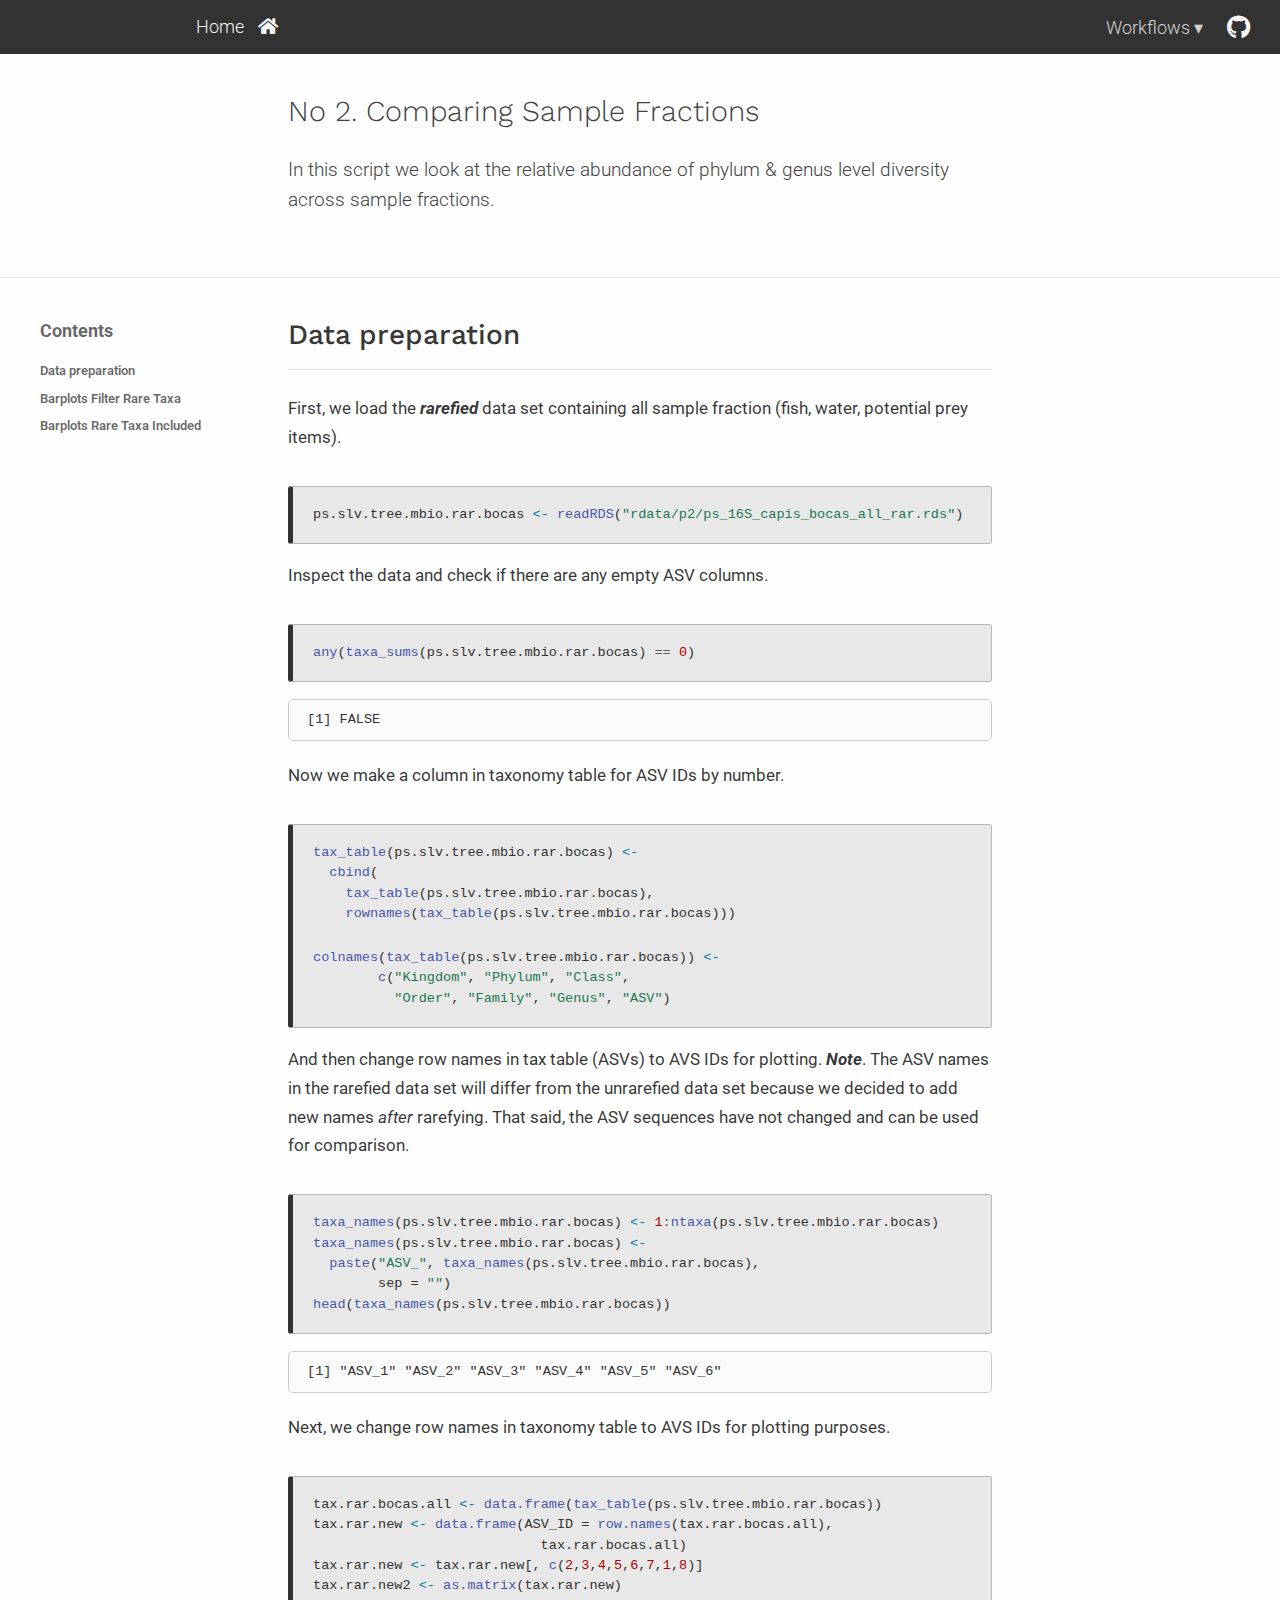
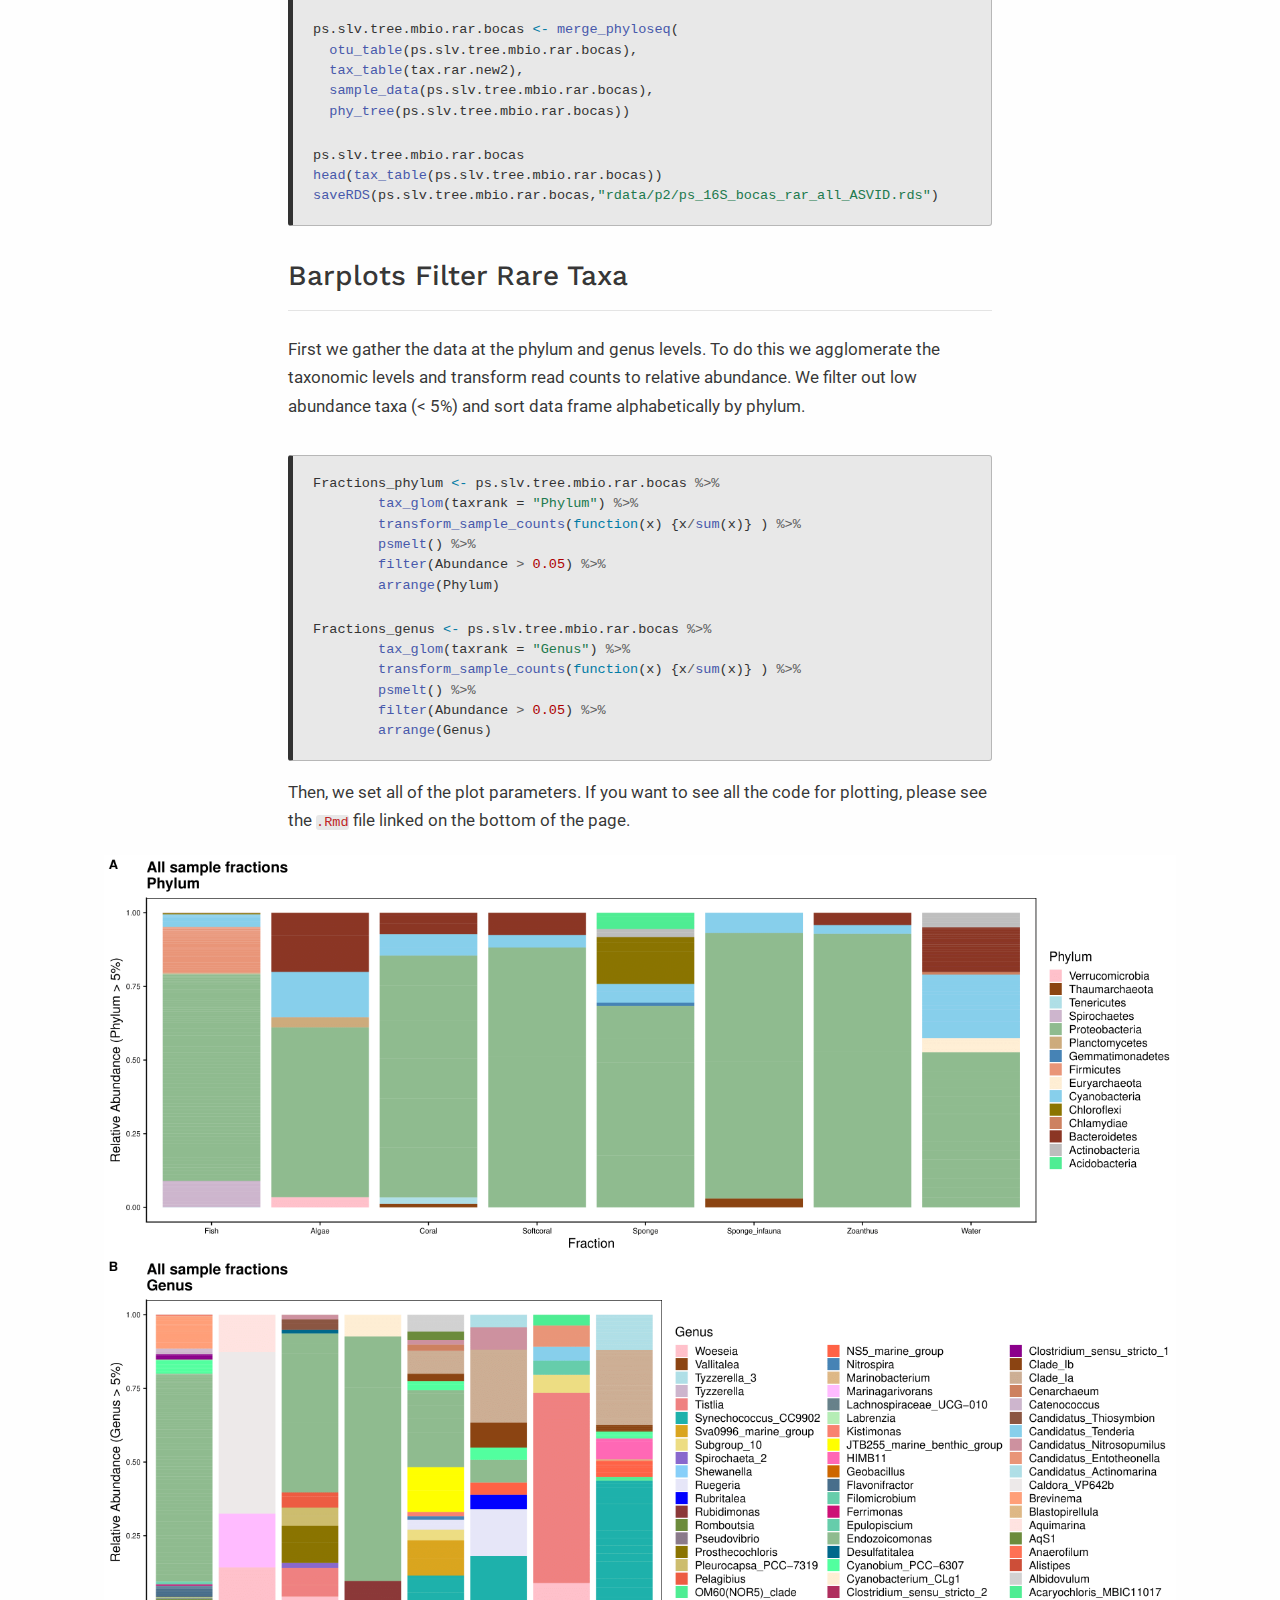
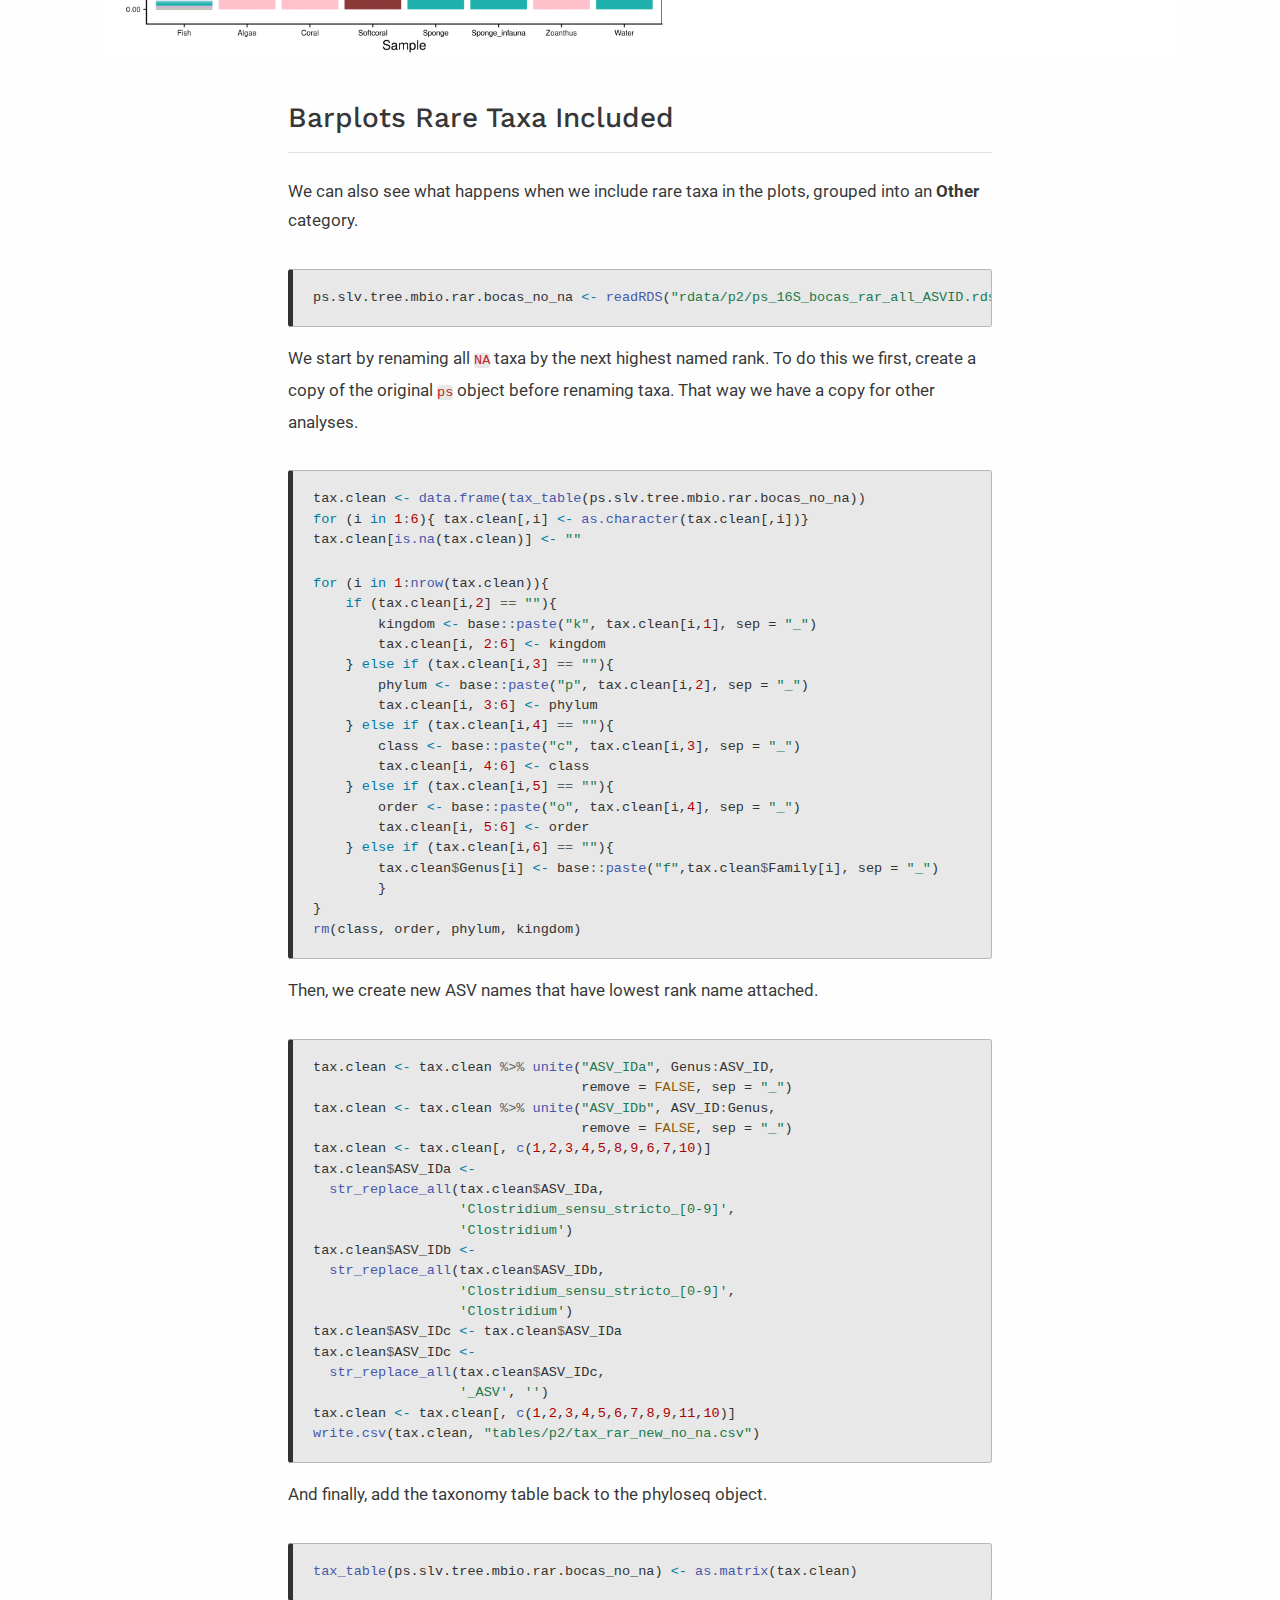
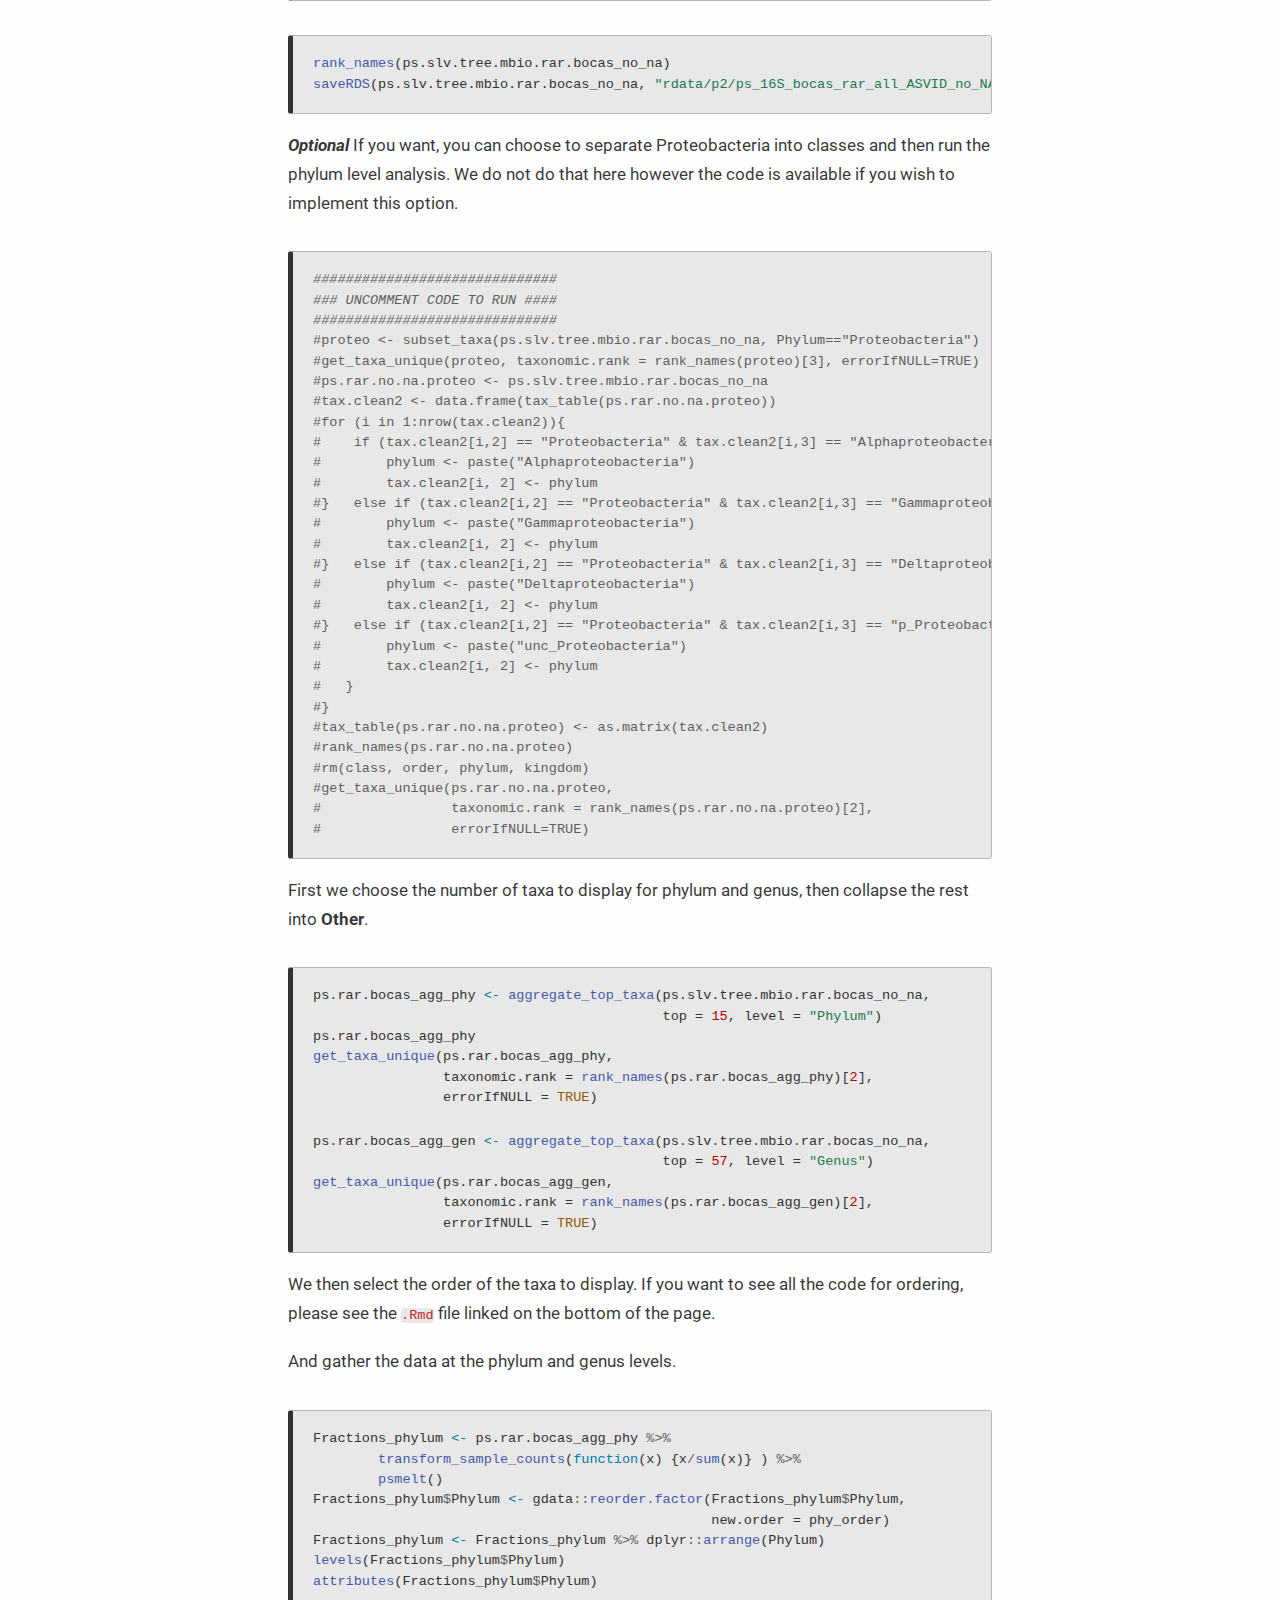
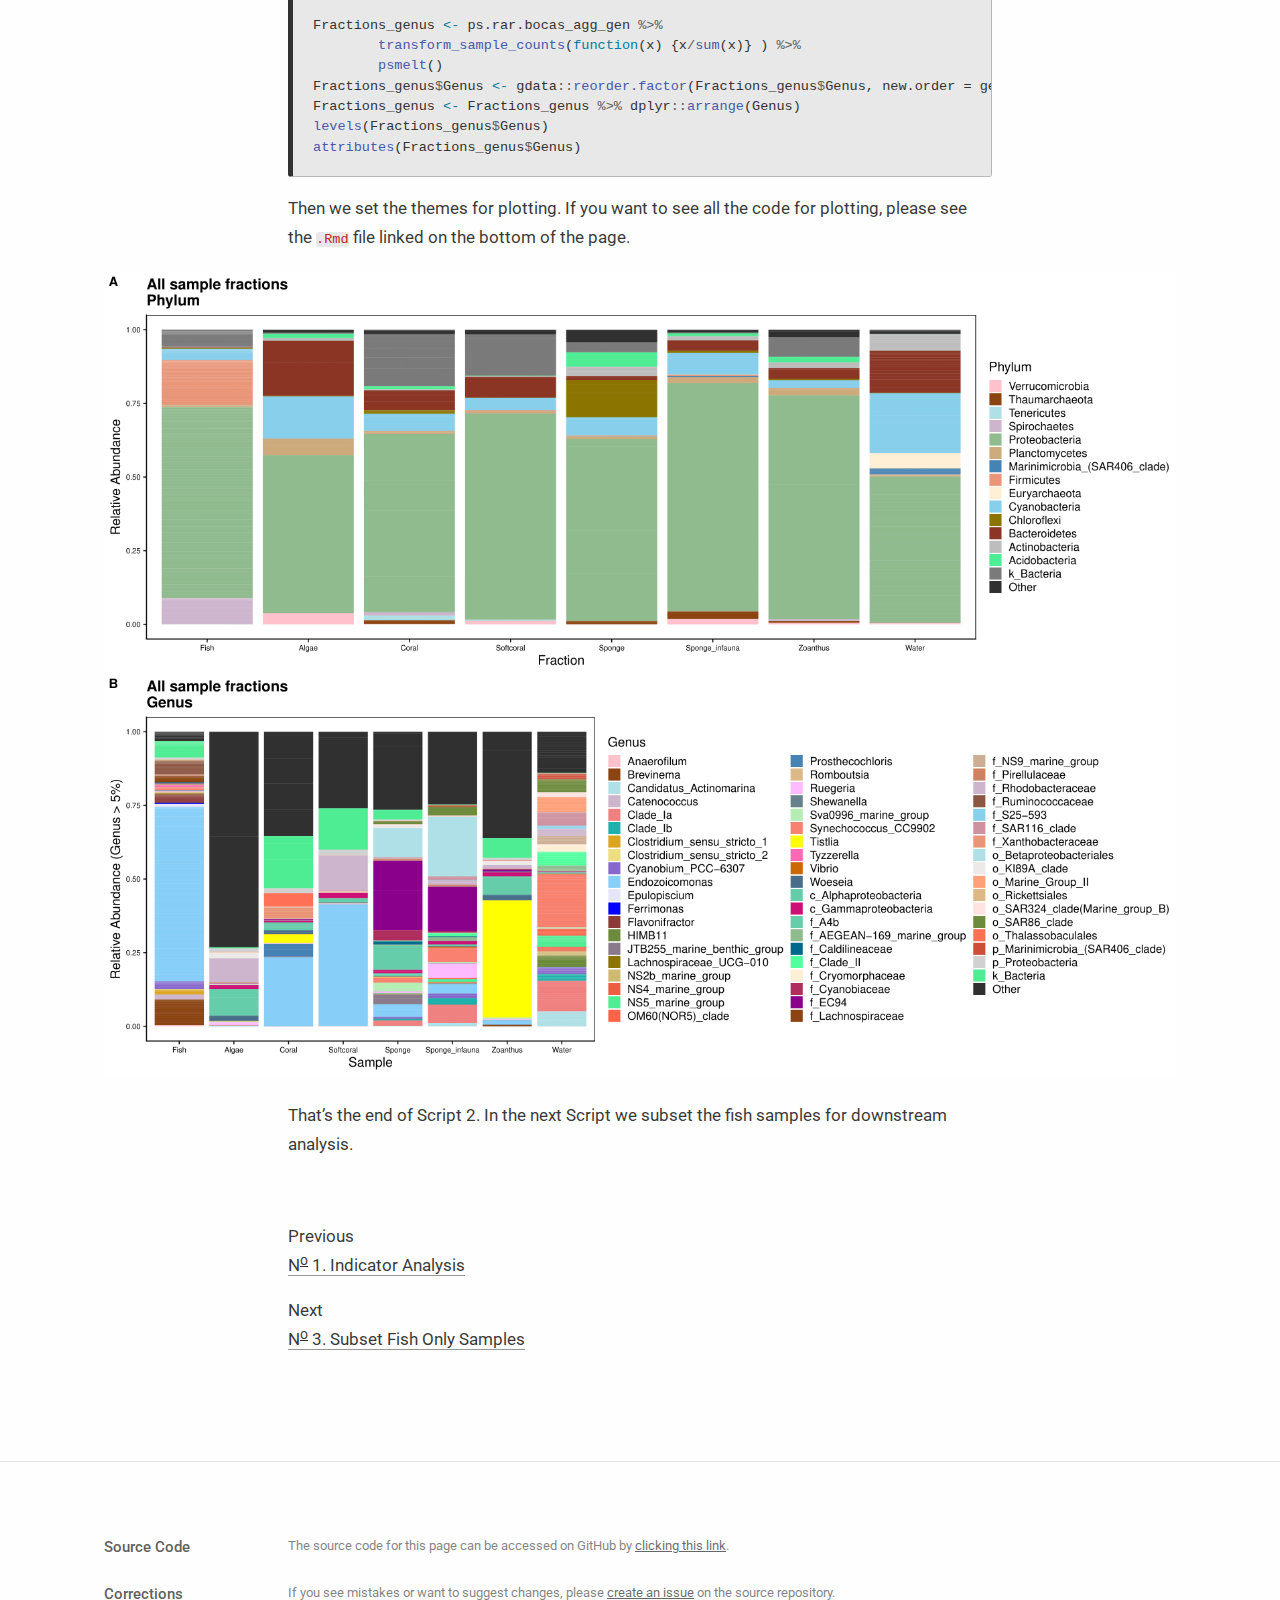
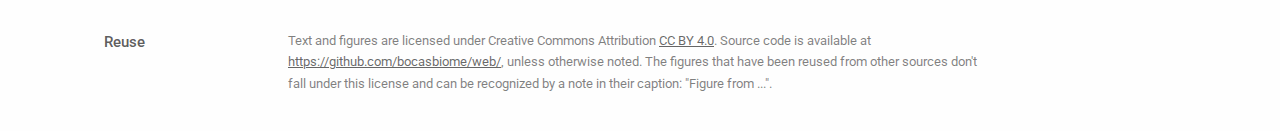
<file: wf2.html>
<!DOCTYPE html>

<html xmlns="http://www.w3.org/1999/xhtml" lang="" xml:lang="">

<head>
  <meta charset="utf-8"/>
  <meta name="viewport" content="width=device-width, initial-scale=1"/>
  <meta http-equiv="X-UA-Compatible" content="IE=Edge,chrome=1"/>
  <meta name="generator" content="distill" />

  <style type="text/css">
  /* Hide doc at startup (prevent jankiness while JS renders/transforms) */
  body {
    visibility: hidden;
  }
  </style>

 <!--radix_placeholder_import_source-->
 <!--/radix_placeholder_import_source-->

<style type="text/css">code{white-space: pre;}</style>
<style type="text/css" data-origin="pandoc">
pre > code.sourceCode { white-space: pre; position: relative; }
pre > code.sourceCode > span { display: inline-block; line-height: 1.25; }
pre > code.sourceCode > span:empty { height: 1.2em; }
.sourceCode { overflow: visible; }
code.sourceCode > span { color: inherit; text-decoration: inherit; }
div.sourceCode { margin: 1em 0; }
pre.sourceCode { margin: 0; }
@media screen {
div.sourceCode { overflow: auto; }
}
@media print {
pre > code.sourceCode { white-space: pre-wrap; }
pre > code.sourceCode > span { text-indent: -5em; padding-left: 5em; }
}
pre.numberSource code
  { counter-reset: source-line 0; }
pre.numberSource code > span
  { position: relative; left: -4em; counter-increment: source-line; }
pre.numberSource code > span > a:first-child::before
  { content: counter(source-line);
    position: relative; left: -1em; text-align: right; vertical-align: baseline;
    border: none; display: inline-block;
    -webkit-touch-callout: none; -webkit-user-select: none;
    -khtml-user-select: none; -moz-user-select: none;
    -ms-user-select: none; user-select: none;
    padding: 0 4px; width: 4em;
    color: #aaaaaa;
  }
pre.numberSource { margin-left: 3em; border-left: 1px solid #aaaaaa;  padding-left: 4px; }
div.sourceCode
  {   }
@media screen {
pre > code.sourceCode > span > a:first-child::before { text-decoration: underline; }
}
code span.al { color: #ad0000; } /* Alert */
code span.an { color: #5e5e5e; } /* Annotation */
code span.at { } /* Attribute */
code span.bn { color: #ad0000; } /* BaseN */
code span.bu { } /* BuiltIn */
code span.cf { color: #007ba5; } /* ControlFlow */
code span.ch { color: #20794d; } /* Char */
code span.cn { color: #8f5902; } /* Constant */
code span.co { color: #5e5e5e; } /* Comment */
code span.cv { color: #5e5e5e; font-style: italic; } /* CommentVar */
code span.do { color: #5e5e5e; font-style: italic; } /* Documentation */
code span.dt { color: #ad0000; } /* DataType */
code span.dv { color: #ad0000; } /* DecVal */
code span.er { color: #ad0000; } /* Error */
code span.ex { } /* Extension */
code span.fl { color: #ad0000; } /* Float */
code span.fu { color: #4758ab; } /* Function */
code span.im { } /* Import */
code span.in { color: #5e5e5e; } /* Information */
code span.kw { color: #007ba5; } /* Keyword */
code span.op { color: #5e5e5e; } /* Operator */
code span.ot { color: #007ba5; } /* Other */
code span.pp { color: #ad0000; } /* Preprocessor */
code span.sc { color: #5e5e5e; } /* SpecialChar */
code span.ss { color: #20794d; } /* SpecialString */
code span.st { color: #20794d; } /* String */
code span.va { color: #111111; } /* Variable */
code span.vs { color: #20794d; } /* VerbatimString */
code span.wa { color: #5e5e5e; font-style: italic; } /* Warning */
</style>


  <!--radix_placeholder_meta_tags-->
  <title>: No 2. Comparing Sample Fractions</title>

  <meta property="description" itemprop="description" content="In this script we look at the relative abundance of phylum &amp; genus level diversity across sample fractions."/>

  <link rel="license" href="https://creativecommons.org/licenses/by/4.0/"/>
  <link rel="icon" type="image/vnd.microsoft.icon" href="assets/favicon.ico"/>


  <!--  https://developers.facebook.com/docs/sharing/webmasters#markup -->
  <meta property="og:title" content=": No 2. Comparing Sample Fractions"/>
  <meta property="og:type" content="article"/>
  <meta property="og:description" content="In this script we look at the relative abundance of phylum &amp; genus level diversity across sample fractions."/>
  <meta property="og:locale" content="en_US"/>
  <meta property="og:site_name" content=""/>

  <!--  https://dev.twitter.com/cards/types/summary -->
  <meta property="twitter:card" content="summary"/>
  <meta property="twitter:title" content=": No 2. Comparing Sample Fractions"/>
  <meta property="twitter:description" content="In this script we look at the relative abundance of phylum &amp; genus level diversity across sample fractions."/>

  <!--/radix_placeholder_meta_tags-->
  <!--radix_placeholder_rmarkdown_metadata-->

  <script type="text/json" id="radix-rmarkdown-metadata">
  {"type":"list","attributes":{"names":{"type":"character","attributes":{},"value":["title","description"]}},"value":[{"type":"character","attributes":{},"value":["No 2. Comparing Sample Fractions"]},{"type":"character","attributes":{},"value":["In this script we look at the relative abundance of phylum & genus level diversity across sample fractions.\n"]}]}
  </script>
  <!--/radix_placeholder_rmarkdown_metadata-->
  <!--radix_placeholder_navigation_in_header-->
  <meta name="distill:offset" content=""/>

  <script type="application/javascript">

    window.headroom_prevent_pin = false;

    window.document.addEventListener("DOMContentLoaded", function (event) {

      // initialize headroom for banner
      var header = $('header').get(0);
      var headerHeight = header.offsetHeight;
      var headroom = new Headroom(header, {
        tolerance: 5,
        onPin : function() {
          if (window.headroom_prevent_pin) {
            window.headroom_prevent_pin = false;
            headroom.unpin();
          }
        }
      });
      headroom.init();
      if(window.location.hash)
        headroom.unpin();
      $(header).addClass('headroom--transition');

      // offset scroll location for banner on hash change
      // (see: https://github.com/WickyNilliams/headroom.js/issues/38)
      window.addEventListener("hashchange", function(event) {
        window.scrollTo(0, window.pageYOffset - (headerHeight + 25));
      });

      // responsive menu
      $('.distill-site-header').each(function(i, val) {
        var topnav = $(this);
        var toggle = topnav.find('.nav-toggle');
        toggle.on('click', function() {
          topnav.toggleClass('responsive');
        });
      });

      // nav dropdowns
      $('.nav-dropbtn').click(function(e) {
        $(this).next('.nav-dropdown-content').toggleClass('nav-dropdown-active');
        $(this).parent().siblings('.nav-dropdown')
           .children('.nav-dropdown-content').removeClass('nav-dropdown-active');
      });
      $("body").click(function(e){
        $('.nav-dropdown-content').removeClass('nav-dropdown-active');
      });
      $(".nav-dropdown").click(function(e){
        e.stopPropagation();
      });
    });
  </script>

  <style type="text/css">

  /* Theme (user-documented overrideables for nav appearance) */

  .distill-site-nav {
    color: rgba(255, 255, 255, 0.8);
    background-color: #0F2E3D;
    font-size: 15px;
    font-weight: 300;
  }

  .distill-site-nav a {
    color: inherit;
    text-decoration: none;
  }

  .distill-site-nav a:hover {
    color: white;
  }

  @media print {
    .distill-site-nav {
      display: none;
    }
  }

  .distill-site-header {

  }

  .distill-site-footer {

  }


  /* Site Header */

  .distill-site-header {
    width: 100%;
    box-sizing: border-box;
    z-index: 3;
  }

  .distill-site-header .nav-left {
    display: inline-block;
    margin-left: 8px;
  }

  @media screen and (max-width: 768px) {
    .distill-site-header .nav-left {
      margin-left: 0;
    }
  }


  .distill-site-header .nav-right {
    float: right;
    margin-right: 8px;
  }

  .distill-site-header a,
  .distill-site-header .title {
    display: inline-block;
    text-align: center;
    padding: 14px 10px 14px 10px;
  }

  .distill-site-header .title {
    font-size: 18px;
    min-width: 150px;
  }

  .distill-site-header .logo {
    padding: 0;
  }

  .distill-site-header .logo img {
    display: none;
    max-height: 20px;
    width: auto;
    margin-bottom: -4px;
  }

  .distill-site-header .nav-image img {
    max-height: 18px;
    width: auto;
    display: inline-block;
    margin-bottom: -3px;
  }



  @media screen and (min-width: 1000px) {
    .distill-site-header .logo img {
      display: inline-block;
    }
    .distill-site-header .nav-left {
      margin-left: 20px;
    }
    .distill-site-header .nav-right {
      margin-right: 20px;
    }
    .distill-site-header .title {
      padding-left: 12px;
    }
  }


  .distill-site-header .nav-toggle {
    display: none;
  }

  .nav-dropdown {
    display: inline-block;
    position: relative;
  }

  .nav-dropdown .nav-dropbtn {
    border: none;
    outline: none;
    color: rgba(255, 255, 255, 0.8);
    padding: 16px 10px;
    background-color: transparent;
    font-family: inherit;
    font-size: inherit;
    font-weight: inherit;
    margin: 0;
    margin-top: 1px;
    z-index: 2;
  }

  .nav-dropdown-content {
    display: none;
    position: absolute;
    background-color: white;
    min-width: 200px;
    border: 1px solid rgba(0,0,0,0.15);
    border-radius: 4px;
    box-shadow: 0px 8px 16px 0px rgba(0,0,0,0.1);
    z-index: 1;
    margin-top: 2px;
    white-space: nowrap;
    padding-top: 4px;
    padding-bottom: 4px;
  }

  .nav-dropdown-content hr {
    margin-top: 4px;
    margin-bottom: 4px;
    border: none;
    border-bottom: 1px solid rgba(0, 0, 0, 0.1);
  }

  .nav-dropdown-active {
    display: block;
  }

  .nav-dropdown-content a, .nav-dropdown-content .nav-dropdown-header {
    color: black;
    padding: 6px 24px;
    text-decoration: none;
    display: block;
    text-align: left;
  }

  .nav-dropdown-content .nav-dropdown-header {
    display: block;
    padding: 5px 24px;
    padding-bottom: 0;
    text-transform: uppercase;
    font-size: 14px;
    color: #999999;
    white-space: nowrap;
  }

  .nav-dropdown:hover .nav-dropbtn {
    color: white;
  }

  .nav-dropdown-content a:hover {
    background-color: #ddd;
    color: black;
  }

  .nav-right .nav-dropdown-content {
    margin-left: -45%;
    right: 0;
  }

  @media screen and (max-width: 768px) {
    .distill-site-header a, .distill-site-header .nav-dropdown  {display: none;}
    .distill-site-header a.nav-toggle {
      float: right;
      display: block;
    }
    .distill-site-header .title {
      margin-left: 0;
    }
    .distill-site-header .nav-right {
      margin-right: 0;
    }
    .distill-site-header {
      overflow: hidden;
    }
    .nav-right .nav-dropdown-content {
      margin-left: 0;
    }
  }


  @media screen and (max-width: 768px) {
    .distill-site-header.responsive {position: relative; min-height: 500px; }
    .distill-site-header.responsive a.nav-toggle {
      position: absolute;
      right: 0;
      top: 0;
    }
    .distill-site-header.responsive a,
    .distill-site-header.responsive .nav-dropdown {
      display: block;
      text-align: left;
    }
    .distill-site-header.responsive .nav-left,
    .distill-site-header.responsive .nav-right {
      width: 100%;
    }
    .distill-site-header.responsive .nav-dropdown {float: none;}
    .distill-site-header.responsive .nav-dropdown-content {position: relative;}
    .distill-site-header.responsive .nav-dropdown .nav-dropbtn {
      display: block;
      width: 100%;
      text-align: left;
    }
  }

  /* Site Footer */

  .distill-site-footer {
    width: 100%;
    overflow: hidden;
    box-sizing: border-box;
    z-index: 3;
    margin-top: 30px;
    padding-top: 30px;
    padding-bottom: 30px;
    text-align: center;
  }

  /* Headroom */

  d-title {
    padding-top: 6rem;
  }

  @media print {
    d-title {
      padding-top: 4rem;
    }
  }

  .headroom {
    z-index: 1000;
    position: fixed;
    top: 0;
    left: 0;
    right: 0;
  }

  .headroom--transition {
    transition: all .4s ease-in-out;
  }

  .headroom--unpinned {
    top: -100px;
  }

  .headroom--pinned {
    top: 0;
  }

  /* adjust viewport for navbar height */
  /* helps vertically center bootstrap (non-distill) content */
  .min-vh-100 {
    min-height: calc(100vh - 100px) !important;
  }

  </style>

  <script src="site_libs/jquery-3.6.0/jquery-3.6.0.min.js"></script>
  <link href="site_libs/font-awesome-5.1.0/css/all.css" rel="stylesheet"/>
  <link href="site_libs/font-awesome-5.1.0/css/v4-shims.css" rel="stylesheet"/>
  <script src="site_libs/headroom-0.9.4/headroom.min.js"></script>
  <!--/radix_placeholder_navigation_in_header-->
  <!--radix_placeholder_distill-->

  <style type="text/css">

  body {
    background-color: white;
  }

  .pandoc-table {
    width: 100%;
  }

  .pandoc-table>caption {
    margin-bottom: 10px;
  }

  .pandoc-table th:not([align]) {
    text-align: left;
  }

  .pagedtable-footer {
    font-size: 15px;
  }

  d-byline .byline {
    grid-template-columns: 2fr 2fr;
  }

  d-byline .byline h3 {
    margin-block-start: 1.5em;
  }

  d-byline .byline .authors-affiliations h3 {
    margin-block-start: 0.5em;
  }

  .authors-affiliations .orcid-id {
    width: 16px;
    height:16px;
    margin-left: 4px;
    margin-right: 4px;
    vertical-align: middle;
    padding-bottom: 2px;
  }

  d-title .dt-tags {
    margin-top: 1em;
    grid-column: text;
  }

  .dt-tags .dt-tag {
    text-decoration: none;
    display: inline-block;
    color: rgba(0,0,0,0.6);
    padding: 0em 0.4em;
    margin-right: 0.5em;
    margin-bottom: 0.4em;
    font-size: 70%;
    border: 1px solid rgba(0,0,0,0.2);
    border-radius: 3px;
    text-transform: uppercase;
    font-weight: 500;
  }

  d-article table.gt_table td,
  d-article table.gt_table th {
    border-bottom: none;
  }

  .html-widget {
    margin-bottom: 2.0em;
  }

  .l-screen-inset {
    padding-right: 16px;
  }

  .l-screen .caption {
    margin-left: 10px;
  }

  .shaded {
    background: rgb(247, 247, 247);
    padding-top: 20px;
    padding-bottom: 20px;
    border-top: 1px solid rgba(0, 0, 0, 0.1);
    border-bottom: 1px solid rgba(0, 0, 0, 0.1);
  }

  .shaded .html-widget {
    margin-bottom: 0;
    border: 1px solid rgba(0, 0, 0, 0.1);
  }

  .shaded .shaded-content {
    background: white;
  }

  .text-output {
    margin-top: 0;
    line-height: 1.5em;
  }

  .hidden {
    display: none !important;
  }

  d-article {
    padding-top: 2.5rem;
    padding-bottom: 30px;
  }

  d-appendix {
    padding-top: 30px;
  }

  d-article>p>img {
    width: 100%;
  }

  d-article h2 {
    margin: 1rem 0 1.5rem 0;
  }

  d-article h3 {
    margin-top: 1.5rem;
  }

  d-article iframe {
    border: 1px solid rgba(0, 0, 0, 0.1);
    margin-bottom: 2.0em;
    width: 100%;
  }

  /* Tweak code blocks */

  d-article div.sourceCode code,
  d-article pre code {
    font-family: Consolas, Monaco, 'Andale Mono', 'Ubuntu Mono', monospace;
  }

  d-article pre,
  d-article div.sourceCode,
  d-article div.sourceCode pre {
    overflow: auto;
  }

  d-article div.sourceCode {
    background-color: white;
  }

  d-article div.sourceCode pre {
    padding-left: 10px;
    font-size: 12px;
    border-left: 2px solid rgba(0,0,0,0.1);
  }

  d-article pre {
    font-size: 12px;
    color: black;
    background: none;
    margin-top: 0;
    text-align: left;
    white-space: pre;
    word-spacing: normal;
    word-break: normal;
    word-wrap: normal;
    line-height: 1.5;

    -moz-tab-size: 4;
    -o-tab-size: 4;
    tab-size: 4;

    -webkit-hyphens: none;
    -moz-hyphens: none;
    -ms-hyphens: none;
    hyphens: none;
  }

  d-article pre a {
    border-bottom: none;
  }

  d-article pre a:hover {
    border-bottom: none;
    text-decoration: underline;
  }

  d-article details {
    grid-column: text;
    margin-bottom: 0.8em;
  }

  @media(min-width: 768px) {

  d-article pre,
  d-article div.sourceCode,
  d-article div.sourceCode pre {
    overflow: visible !important;
  }

  d-article div.sourceCode pre {
    padding-left: 18px;
    font-size: 14px;
  }

  d-article pre {
    font-size: 14px;
  }

  }

  figure img.external {
    background: white;
    border: 1px solid rgba(0, 0, 0, 0.1);
    box-shadow: 0 1px 8px rgba(0, 0, 0, 0.1);
    padding: 18px;
    box-sizing: border-box;
  }

  /* CSS for d-contents */

  .d-contents {
    grid-column: text;
    color: rgba(0,0,0,0.8);
    font-size: 0.9em;
    padding-bottom: 1em;
    margin-bottom: 1em;
    padding-bottom: 0.5em;
    margin-bottom: 1em;
    padding-left: 0.25em;
    justify-self: start;
  }

  @media(min-width: 1000px) {
    .d-contents.d-contents-float {
      height: 0;
      grid-column-start: 1;
      grid-column-end: 4;
      justify-self: center;
      padding-right: 3em;
      padding-left: 2em;
    }
  }

  .d-contents nav h3 {
    font-size: 18px;
    margin-top: 0;
    margin-bottom: 1em;
  }

  .d-contents li {
    list-style-type: none
  }

  .d-contents nav > ul {
    padding-left: 0;
  }

  .d-contents ul {
    padding-left: 1em
  }

  .d-contents nav ul li {
    margin-top: 0.6em;
    margin-bottom: 0.2em;
  }

  .d-contents nav a {
    font-size: 13px;
    border-bottom: none;
    text-decoration: none
    color: rgba(0, 0, 0, 0.8);
  }

  .d-contents nav a:hover {
    text-decoration: underline solid rgba(0, 0, 0, 0.6)
  }

  .d-contents nav > ul > li > a {
    font-weight: 600;
  }

  .d-contents nav > ul > li > ul {
    font-weight: inherit;
  }

  .d-contents nav > ul > li > ul > li {
    margin-top: 0.2em;
  }


  .d-contents nav ul {
    margin-top: 0;
    margin-bottom: 0.25em;
  }

  .d-article-with-toc h2:nth-child(2) {
    margin-top: 0;
  }


  /* Figure */

  .figure {
    position: relative;
    margin-bottom: 2.5em;
    margin-top: 1.5em;
  }

  .figure img {
    width: 100%;
  }

  .figure .caption {
    color: rgba(0, 0, 0, 0.6);
    font-size: 12px;
    line-height: 1.5em;
  }

  .figure img.external {
    background: white;
    border: 1px solid rgba(0, 0, 0, 0.1);
    box-shadow: 0 1px 8px rgba(0, 0, 0, 0.1);
    padding: 18px;
    box-sizing: border-box;
  }

  .figure .caption a {
    color: rgba(0, 0, 0, 0.6);
  }

  .figure .caption b,
  .figure .caption strong, {
    font-weight: 600;
    color: rgba(0, 0, 0, 1.0);
  }

  /* Citations */

  d-article .citation {
    color: inherit;
    cursor: inherit;
  }

  div.hanging-indent{
    margin-left: 1em; text-indent: -1em;
  }

  /* Citation hover box */

  .tippy-box[data-theme~=light-border] {
    background-color: rgba(250, 250, 250, 0.95);
  }

  .tippy-content > p {
    margin-bottom: 0;
    padding: 2px;
  }


  /* Tweak 1000px media break to show more text */

  @media(min-width: 1000px) {
    .base-grid,
    distill-header,
    d-title,
    d-abstract,
    d-article,
    d-appendix,
    distill-appendix,
    d-byline,
    d-footnote-list,
    d-citation-list,
    distill-footer {
      grid-template-columns: [screen-start] 1fr [page-start kicker-start] 80px [middle-start] 50px [text-start kicker-end] 65px 65px 65px 65px 65px 65px 65px 65px [text-end gutter-start] 65px [middle-end] 65px [page-end gutter-end] 1fr [screen-end];
      grid-column-gap: 16px;
    }

    .grid {
      grid-column-gap: 16px;
    }

    d-article {
      font-size: 1.06rem;
      line-height: 1.7em;
    }
    figure .caption, .figure .caption, figure figcaption {
      font-size: 13px;
    }
  }

  @media(min-width: 1180px) {
    .base-grid,
    distill-header,
    d-title,
    d-abstract,
    d-article,
    d-appendix,
    distill-appendix,
    d-byline,
    d-footnote-list,
    d-citation-list,
    distill-footer {
      grid-template-columns: [screen-start] 1fr [page-start kicker-start] 60px [middle-start] 60px [text-start kicker-end] 60px 60px 60px 60px 60px 60px 60px 60px [text-end gutter-start] 60px [middle-end] 60px [page-end gutter-end] 1fr [screen-end];
      grid-column-gap: 32px;
    }

    .grid {
      grid-column-gap: 32px;
    }
  }


  /* Get the citation styles for the appendix (not auto-injected on render since
     we do our own rendering of the citation appendix) */

  d-appendix .citation-appendix,
  .d-appendix .citation-appendix {
    font-size: 11px;
    line-height: 15px;
    border-left: 1px solid rgba(0, 0, 0, 0.1);
    padding-left: 18px;
    border: 1px solid rgba(0,0,0,0.1);
    background: rgba(0, 0, 0, 0.02);
    padding: 10px 18px;
    border-radius: 3px;
    color: rgba(150, 150, 150, 1);
    overflow: hidden;
    margin-top: -12px;
    white-space: pre-wrap;
    word-wrap: break-word;
  }

  /* Include appendix styles here so they can be overridden */

  d-appendix {
    contain: layout style;
    font-size: 0.8em;
    line-height: 1.7em;
    margin-top: 60px;
    margin-bottom: 0;
    border-top: 1px solid rgba(0, 0, 0, 0.1);
    color: rgba(0,0,0,0.5);
    padding-top: 60px;
    padding-bottom: 48px;
  }

  d-appendix h3 {
    grid-column: page-start / text-start;
    font-size: 15px;
    font-weight: 500;
    margin-top: 1em;
    margin-bottom: 0;
    color: rgba(0,0,0,0.65);
  }

  d-appendix h3 + * {
    margin-top: 1em;
  }

  d-appendix ol {
    padding: 0 0 0 15px;
  }

  @media (min-width: 768px) {
    d-appendix ol {
      padding: 0 0 0 30px;
      margin-left: -30px;
    }
  }

  d-appendix li {
    margin-bottom: 1em;
  }

  d-appendix a {
    color: rgba(0, 0, 0, 0.6);
  }

  d-appendix > * {
    grid-column: text;
  }

  d-appendix > d-footnote-list,
  d-appendix > d-citation-list,
  d-appendix > distill-appendix {
    grid-column: screen;
  }

  /* Include footnote styles here so they can be overridden */

  d-footnote-list {
    contain: layout style;
  }

  d-footnote-list > * {
    grid-column: text;
  }

  d-footnote-list a.footnote-backlink {
    color: rgba(0,0,0,0.3);
    padding-left: 0.5em;
  }



  /* Anchor.js */

  .anchorjs-link {
    /*transition: all .25s linear; */
    text-decoration: none;
    border-bottom: none;
  }
  *:hover > .anchorjs-link {
    margin-left: -1.125em !important;
    text-decoration: none;
    border-bottom: none;
  }

  /* Social footer */

  .social_footer {
    margin-top: 30px;
    margin-bottom: 0;
    color: rgba(0,0,0,0.67);
  }

  .disqus-comments {
    margin-right: 30px;
  }

  .disqus-comment-count {
    border-bottom: 1px solid rgba(0, 0, 0, 0.4);
    cursor: pointer;
  }

  #disqus_thread {
    margin-top: 30px;
  }

  .article-sharing a {
    border-bottom: none;
    margin-right: 8px;
  }

  .article-sharing a:hover {
    border-bottom: none;
  }

  .sidebar-section.subscribe {
    font-size: 12px;
    line-height: 1.6em;
  }

  .subscribe p {
    margin-bottom: 0.5em;
  }


  .article-footer .subscribe {
    font-size: 15px;
    margin-top: 45px;
  }


  .sidebar-section.custom {
    font-size: 12px;
    line-height: 1.6em;
  }

  .custom p {
    margin-bottom: 0.5em;
  }

  /* Styles for listing layout (hide title) */
  .layout-listing d-title, .layout-listing .d-title {
    display: none;
  }

  /* Styles for posts lists (not auto-injected) */


  .posts-with-sidebar {
    padding-left: 45px;
    padding-right: 45px;
  }

  .posts-list .description h2,
  .posts-list .description p {
    font-family: -apple-system, BlinkMacSystemFont, "Segoe UI", Roboto, Oxygen, Ubuntu, Cantarell, "Fira Sans", "Droid Sans", "Helvetica Neue", Arial, sans-serif;
  }

  .posts-list .description h2 {
    font-weight: 700;
    border-bottom: none;
    padding-bottom: 0;
  }

  .posts-list h2.post-tag {
    border-bottom: 1px solid rgba(0, 0, 0, 0.2);
    padding-bottom: 12px;
  }
  .posts-list {
    margin-top: 60px;
    margin-bottom: 24px;
  }

  .posts-list .post-preview {
    text-decoration: none;
    overflow: hidden;
    display: block;
    border-bottom: 1px solid rgba(0, 0, 0, 0.1);
    padding: 24px 0;
  }

  .post-preview-last {
    border-bottom: none !important;
  }

  .posts-list .posts-list-caption {
    grid-column: screen;
    font-weight: 400;
  }

  .posts-list .post-preview h2 {
    margin: 0 0 6px 0;
    line-height: 1.2em;
    font-style: normal;
    font-size: 24px;
  }

  .posts-list .post-preview p {
    margin: 0 0 12px 0;
    line-height: 1.4em;
    font-size: 16px;
  }

  .posts-list .post-preview .thumbnail {
    box-sizing: border-box;
    margin-bottom: 24px;
    position: relative;
    max-width: 500px;
  }
  .posts-list .post-preview img {
    width: 100%;
    display: block;
  }

  .posts-list .metadata {
    font-size: 12px;
    line-height: 1.4em;
    margin-bottom: 18px;
  }

  .posts-list .metadata > * {
    display: inline-block;
  }

  .posts-list .metadata .publishedDate {
    margin-right: 2em;
  }

  .posts-list .metadata .dt-authors {
    display: block;
    margin-top: 0.3em;
    margin-right: 2em;
  }

  .posts-list .dt-tags {
    display: block;
    line-height: 1em;
  }

  .posts-list .dt-tags .dt-tag {
    display: inline-block;
    color: rgba(0,0,0,0.6);
    padding: 0.3em 0.4em;
    margin-right: 0.2em;
    margin-bottom: 0.4em;
    font-size: 60%;
    border: 1px solid rgba(0,0,0,0.2);
    border-radius: 3px;
    text-transform: uppercase;
    font-weight: 500;
  }

  .posts-list img {
    opacity: 1;
  }

  .posts-list img[data-src] {
    opacity: 0;
  }

  .posts-more {
    clear: both;
  }


  .posts-sidebar {
    font-size: 16px;
  }

  .posts-sidebar h3 {
    font-size: 16px;
    margin-top: 0;
    margin-bottom: 0.5em;
    font-weight: 400;
    text-transform: uppercase;
  }

  .sidebar-section {
    margin-bottom: 30px;
  }

  .categories ul {
    list-style-type: none;
    margin: 0;
    padding: 0;
  }

  .categories li {
    color: rgba(0, 0, 0, 0.8);
    margin-bottom: 0;
  }

  .categories li>a {
    border-bottom: none;
  }

  .categories li>a:hover {
    border-bottom: 1px solid rgba(0, 0, 0, 0.4);
  }

  .categories .active {
    font-weight: 600;
  }

  .categories .category-count {
    color: rgba(0, 0, 0, 0.4);
  }


  @media(min-width: 768px) {
    .posts-list .post-preview h2 {
      font-size: 26px;
    }
    .posts-list .post-preview .thumbnail {
      float: right;
      width: 30%;
      margin-bottom: 0;
    }
    .posts-list .post-preview .description {
      float: left;
      width: 45%;
    }
    .posts-list .post-preview .metadata {
      float: left;
      width: 20%;
      margin-top: 8px;
    }
    .posts-list .post-preview p {
      margin: 0 0 12px 0;
      line-height: 1.5em;
      font-size: 16px;
    }
    .posts-with-sidebar .posts-list {
      float: left;
      width: 75%;
    }
    .posts-with-sidebar .posts-sidebar {
      float: right;
      width: 20%;
      margin-top: 60px;
      padding-top: 24px;
      padding-bottom: 24px;
    }
  }


  /* Improve display for browsers without grid (IE/Edge <= 15) */

  .downlevel {
    line-height: 1.6em;
    font-family: -apple-system, BlinkMacSystemFont, "Segoe UI", Roboto, Oxygen, Ubuntu, Cantarell, "Fira Sans", "Droid Sans", "Helvetica Neue", Arial, sans-serif;
    margin: 0;
  }

  .downlevel .d-title {
    padding-top: 6rem;
    padding-bottom: 1.5rem;
  }

  .downlevel .d-title h1 {
    font-size: 50px;
    font-weight: 700;
    line-height: 1.1em;
    margin: 0 0 0.5rem;
  }

  .downlevel .d-title p {
    font-weight: 300;
    font-size: 1.2rem;
    line-height: 1.55em;
    margin-top: 0;
  }

  .downlevel .d-byline {
    padding-top: 0.8em;
    padding-bottom: 0.8em;
    font-size: 0.8rem;
    line-height: 1.8em;
  }

  .downlevel .section-separator {
    border: none;
    border-top: 1px solid rgba(0, 0, 0, 0.1);
  }

  .downlevel .d-article {
    font-size: 1.06rem;
    line-height: 1.7em;
    padding-top: 1rem;
    padding-bottom: 2rem;
  }


  .downlevel .d-appendix {
    padding-left: 0;
    padding-right: 0;
    max-width: none;
    font-size: 0.8em;
    line-height: 1.7em;
    margin-bottom: 0;
    color: rgba(0,0,0,0.5);
    padding-top: 40px;
    padding-bottom: 48px;
  }

  .downlevel .footnotes ol {
    padding-left: 13px;
  }

  .downlevel .base-grid,
  .downlevel .distill-header,
  .downlevel .d-title,
  .downlevel .d-abstract,
  .downlevel .d-article,
  .downlevel .d-appendix,
  .downlevel .distill-appendix,
  .downlevel .d-byline,
  .downlevel .d-footnote-list,
  .downlevel .d-citation-list,
  .downlevel .distill-footer,
  .downlevel .appendix-bottom,
  .downlevel .posts-container {
    padding-left: 40px;
    padding-right: 40px;
  }

  @media(min-width: 768px) {
    .downlevel .base-grid,
    .downlevel .distill-header,
    .downlevel .d-title,
    .downlevel .d-abstract,
    .downlevel .d-article,
    .downlevel .d-appendix,
    .downlevel .distill-appendix,
    .downlevel .d-byline,
    .downlevel .d-footnote-list,
    .downlevel .d-citation-list,
    .downlevel .distill-footer,
    .downlevel .appendix-bottom,
    .downlevel .posts-container {
    padding-left: 150px;
    padding-right: 150px;
    max-width: 900px;
  }
  }

  .downlevel pre code {
    display: block;
    border-left: 2px solid rgba(0, 0, 0, .1);
    padding: 0 0 0 20px;
    font-size: 14px;
  }

  .downlevel code, .downlevel pre {
    color: black;
    background: none;
    font-family: Consolas, Monaco, 'Andale Mono', 'Ubuntu Mono', monospace;
    text-align: left;
    white-space: pre;
    word-spacing: normal;
    word-break: normal;
    word-wrap: normal;
    line-height: 1.5;

    -moz-tab-size: 4;
    -o-tab-size: 4;
    tab-size: 4;

    -webkit-hyphens: none;
    -moz-hyphens: none;
    -ms-hyphens: none;
    hyphens: none;
  }

  .downlevel .posts-list .post-preview {
    color: inherit;
  }



  </style>

  <script type="application/javascript">

  function is_downlevel_browser() {
    if (bowser.isUnsupportedBrowser({ msie: "12", msedge: "16"},
                                   window.navigator.userAgent)) {
      return true;
    } else {
      return window.load_distill_framework === undefined;
    }
  }

  // show body when load is complete
  function on_load_complete() {

    // add anchors
    if (window.anchors) {
      window.anchors.options.placement = 'left';
      window.anchors.add('d-article > h2, d-article > h3, d-article > h4, d-article > h5');
    }


    // set body to visible
    document.body.style.visibility = 'visible';

    // force redraw for leaflet widgets
    if (window.HTMLWidgets) {
      var maps = window.HTMLWidgets.findAll(".leaflet");
      $.each(maps, function(i, el) {
        var map = this.getMap();
        map.invalidateSize();
        map.eachLayer(function(layer) {
          if (layer instanceof L.TileLayer)
            layer.redraw();
        });
      });
    }

    // trigger 'shown' so htmlwidgets resize
    $('d-article').trigger('shown');
  }

  function init_distill() {

    init_common();

    // create front matter
    var front_matter = $('<d-front-matter></d-front-matter>');
    $('#distill-front-matter').wrap(front_matter);

    // create d-title
    $('.d-title').changeElementType('d-title');

    // create d-byline
    var byline = $('<d-byline></d-byline>');
    $('.d-byline').replaceWith(byline);

    // create d-article
    var article = $('<d-article></d-article>');
    $('.d-article').wrap(article).children().unwrap();

    // move posts container into article
    $('.posts-container').appendTo($('d-article'));

    // create d-appendix
    $('.d-appendix').changeElementType('d-appendix');

    // flag indicating that we have appendix items
    var appendix = $('.appendix-bottom').children('h3').length > 0;

    // replace footnotes with <d-footnote>
    $('.footnote-ref').each(function(i, val) {
      appendix = true;
      var href = $(this).attr('href');
      var id = href.replace('#', '');
      var fn = $('#' + id);
      var fn_p = $('#' + id + '>p');
      fn_p.find('.footnote-back').remove();
      var text = fn_p.html();
      var dtfn = $('<d-footnote></d-footnote>');
      dtfn.html(text);
      $(this).replaceWith(dtfn);
    });
    // remove footnotes
    $('.footnotes').remove();

    // move refs into #references-listing
    $('#references-listing').replaceWith($('#refs'));

    $('h1.appendix, h2.appendix').each(function(i, val) {
      $(this).changeElementType('h3');
    });
    $('h3.appendix').each(function(i, val) {
      var id = $(this).attr('id');
      $('.d-contents a[href="#' + id + '"]').parent().remove();
      appendix = true;
      $(this).nextUntil($('h1, h2, h3')).addBack().appendTo($('d-appendix'));
    });

    // show d-appendix if we have appendix content
    $("d-appendix").css('display', appendix ? 'grid' : 'none');

    // localize layout chunks to just output
    $('.layout-chunk').each(function(i, val) {

      // capture layout
      var layout = $(this).attr('data-layout');

      // apply layout to markdown level block elements
      var elements = $(this).children().not('details, div.sourceCode, pre, script');
      elements.each(function(i, el) {
        var layout_div = $('<div class="' + layout + '"></div>');
        if (layout_div.hasClass('shaded')) {
          var shaded_content = $('<div class="shaded-content"></div>');
          $(this).wrap(shaded_content);
          $(this).parent().wrap(layout_div);
        } else {
          $(this).wrap(layout_div);
        }
      });


      // unwrap the layout-chunk div
      $(this).children().unwrap();
    });

    // remove code block used to force  highlighting css
    $('.distill-force-highlighting-css').parent().remove();

    // remove empty line numbers inserted by pandoc when using a
    // custom syntax highlighting theme
    $('code.sourceCode a:empty').remove();

    // load distill framework
    load_distill_framework();

    // wait for window.distillRunlevel == 4 to do post processing
    function distill_post_process() {

      if (!window.distillRunlevel || window.distillRunlevel < 4)
        return;

      // hide author/affiliations entirely if we have no authors
      var front_matter = JSON.parse($("#distill-front-matter").html());
      var have_authors = front_matter.authors && front_matter.authors.length > 0;
      if (!have_authors)
        $('d-byline').addClass('hidden');

      // article with toc class
      $('.d-contents').parent().addClass('d-article-with-toc');

      // strip links that point to #
      $('.authors-affiliations').find('a[href="#"]').removeAttr('href');

      // add orcid ids
      $('.authors-affiliations').find('.author').each(function(i, el) {
        var orcid_id = front_matter.authors[i].orcidID;
        if (orcid_id) {
          var a = $('<a></a>');
          a.attr('href', 'https://orcid.org/' + orcid_id);
          var img = $('<img></img>');
          img.addClass('orcid-id');
          img.attr('alt', 'ORCID ID');
          img.attr('src','[data-uri]');
          a.append(img);
          $(this).append(a);
        }
      });

      // hide elements of author/affiliations grid that have no value
      function hide_byline_column(caption) {
        $('d-byline').find('h3:contains("' + caption + '")').parent().css('visibility', 'hidden');
      }

      // affiliations
      var have_affiliations = false;
      for (var i = 0; i<front_matter.authors.length; ++i) {
        var author = front_matter.authors[i];
        if (author.affiliation !== "&nbsp;") {
          have_affiliations = true;
          break;
        }
      }
      if (!have_affiliations)
        $('d-byline').find('h3:contains("Affiliations")').css('visibility', 'hidden');

      // published date
      if (!front_matter.publishedDate)
        hide_byline_column("Published");

      // document object identifier
      var doi = $('d-byline').find('h3:contains("DOI")');
      var doi_p = doi.next().empty();
      if (!front_matter.doi) {
        // if we have a citation and valid citationText then link to that
        if ($('#citation').length > 0 && front_matter.citationText) {
          doi.html('Citation');
          $('<a href="#citation"></a>')
            .text(front_matter.citationText)
            .appendTo(doi_p);
        } else {
          hide_byline_column("DOI");
        }
      } else {
        $('<a></a>')
           .attr('href', "https://doi.org/" + front_matter.doi)
           .html(front_matter.doi)
           .appendTo(doi_p);
      }

       // change plural form of authors/affiliations
      if (front_matter.authors.length === 1) {
        var grid = $('.authors-affiliations');
        grid.children('h3:contains("Authors")').text('Author');
        grid.children('h3:contains("Affiliations")').text('Affiliation');
      }

      // remove d-appendix and d-footnote-list local styles
      $('d-appendix > style:first-child').remove();
      $('d-footnote-list > style:first-child').remove();

      // move appendix-bottom entries to the bottom
      $('.appendix-bottom').appendTo('d-appendix').children().unwrap();
      $('.appendix-bottom').remove();

      // hoverable references
      $('span.citation[data-cites]').each(function() {
        var refs = $(this).attr('data-cites').split(" ");
        var refHtml = refs.map(function(ref) {
          return "<p>" + $('#ref-' + ref).html() + "</p>";
        }).join("\n");
        window.tippy(this, {
          allowHTML: true,
          content: refHtml,
          maxWidth: 500,
          interactive: true,
          interactiveBorder: 10,
          theme: 'light-border',
          placement: 'bottom-start'
        });
      });

      // clear polling timer
      clearInterval(tid);

      // show body now that everything is ready
      on_load_complete();
    }

    var tid = setInterval(distill_post_process, 50);
    distill_post_process();

  }

  function init_downlevel() {

    init_common();

     // insert hr after d-title
    $('.d-title').after($('<hr class="section-separator"/>'));

    // check if we have authors
    var front_matter = JSON.parse($("#distill-front-matter").html());
    var have_authors = front_matter.authors && front_matter.authors.length > 0;

    // manage byline/border
    if (!have_authors)
      $('.d-byline').remove();
    $('.d-byline').after($('<hr class="section-separator"/>'));
    $('.d-byline a').remove();

    // remove toc
    $('.d-contents').remove();

    // move appendix elements
    $('h1.appendix, h2.appendix').each(function(i, val) {
      $(this).changeElementType('h3');
    });
    $('h3.appendix').each(function(i, val) {
      $(this).nextUntil($('h1, h2, h3')).addBack().appendTo($('.d-appendix'));
    });


    // inject headers into references and footnotes
    var refs_header = $('<h3></h3>');
    refs_header.text('References');
    $('#refs').prepend(refs_header);

    var footnotes_header = $('<h3></h3');
    footnotes_header.text('Footnotes');
    $('.footnotes').children('hr').first().replaceWith(footnotes_header);

    // move appendix-bottom entries to the bottom
    $('.appendix-bottom').appendTo('.d-appendix').children().unwrap();
    $('.appendix-bottom').remove();

    // remove appendix if it's empty
    if ($('.d-appendix').children().length === 0)
      $('.d-appendix').remove();

    // prepend separator above appendix
    $('.d-appendix').before($('<hr class="section-separator" style="clear: both"/>'));

    // trim code
    $('pre>code').each(function(i, val) {
      $(this).html($.trim($(this).html()));
    });

    // move posts-container right before article
    $('.posts-container').insertBefore($('.d-article'));

    $('body').addClass('downlevel');

    on_load_complete();
  }


  function init_common() {

    // jquery plugin to change element types
    (function($) {
      $.fn.changeElementType = function(newType) {
        var attrs = {};

        $.each(this[0].attributes, function(idx, attr) {
          attrs[attr.nodeName] = attr.nodeValue;
        });

        this.replaceWith(function() {
          return $("<" + newType + "/>", attrs).append($(this).contents());
        });
      };
    })(jQuery);

    // prevent underline for linked images
    $('a > img').parent().css({'border-bottom' : 'none'});

    // mark non-body figures created by knitr chunks as 100% width
    $('.layout-chunk').each(function(i, val) {
      var figures = $(this).find('img, .html-widget');
      if ($(this).attr('data-layout') !== "l-body") {
        figures.css('width', '100%');
      } else {
        figures.css('max-width', '100%');
        figures.filter("[width]").each(function(i, val) {
          var fig = $(this);
          fig.css('width', fig.attr('width') + 'px');
        });

      }
    });

    // auto-append index.html to post-preview links in file: protocol
    // and in rstudio ide preview
    $('.post-preview').each(function(i, val) {
      if (window.location.protocol === "file:")
        $(this).attr('href', $(this).attr('href') + "index.html");
    });

    // get rid of index.html references in header
    if (window.location.protocol !== "file:") {
      $('.distill-site-header a[href]').each(function(i,val) {
        $(this).attr('href', $(this).attr('href').replace("index.html", "./"));
      });
    }

    // add class to pandoc style tables
    $('tr.header').parent('thead').parent('table').addClass('pandoc-table');
    $('.kable-table').children('table').addClass('pandoc-table');

    // add figcaption style to table captions
    $('caption').parent('table').addClass("figcaption");

    // initialize posts list
    if (window.init_posts_list)
      window.init_posts_list();

    // implmement disqus comment link
    $('.disqus-comment-count').click(function() {
      window.headroom_prevent_pin = true;
      $('#disqus_thread').toggleClass('hidden');
      if (!$('#disqus_thread').hasClass('hidden')) {
        var offset = $(this).offset();
        $(window).resize();
        $('html, body').animate({
          scrollTop: offset.top - 35
        });
      }
    });
  }

  document.addEventListener('DOMContentLoaded', function() {
    if (is_downlevel_browser())
      init_downlevel();
    else
      window.addEventListener('WebComponentsReady', init_distill);
  });

  </script>

  <!--/radix_placeholder_distill-->
  <script src="site_libs/header-attrs-2.11/header-attrs.js"></script>
  <script src="site_libs/popper-2.6.0/popper.min.js"></script>
  <link href="site_libs/tippy-6.2.7/tippy.css" rel="stylesheet" />
  <link href="site_libs/tippy-6.2.7/tippy-light-border.css" rel="stylesheet" />
  <script src="site_libs/tippy-6.2.7/tippy.umd.min.js"></script>
  <script src="site_libs/anchor-4.2.2/anchor.min.js"></script>
  <script src="site_libs/bowser-1.9.3/bowser.min.js"></script>
  <script src="site_libs/webcomponents-2.0.0/webcomponents.js"></script>
  <script src="site_libs/distill-2.2.21/template.v2.js"></script>
  <!--radix_placeholder_site_in_header-->
  <style type="text/css">
  /* Whole document: */
  @import url('https://fonts.googleapis.com/css?family=PT+Sans|PT+Serif|Lato:300|Roboto:300|Nunito+Sans:300|Inconsolata|Source+Sans+Pro|Work+Sans:200,300,400,500');
  /********************************/
  /* controls general properties of site*/
  /********************************/
  body {
    color: #414141;
  /*  line-height: 1.7;
    font-size: 17px; */
    background-color: #FEFEFE;
  }

  d-title h1{
  font-size: 1.8em;
  font-family: 'Work Sans';
  font-weight: 300;
  }

  d-article h1 {
    font-size: 1.8em;
    font-family: 'Work Sans', 'Source Sans Pro', 'PT Sans';
    font-weight: 300;
  }

  d-article h2 {
    font-size: 1.65em;
    font-family: 'Work Sans', 'Source Sans Pro', 'PT Sans';
    font-weight: 500;
  }

  d-article h3 {
    margin-top: 1em;
  }

  d-article h4 {
    font-size: 1em;
  }

  d-byline .authors-affiliations {
    grid-column-end: span 3;
    grid-column-gap: 8px;
  }

  a.name:-webkit-any-link {
    text-decoration: underline;
    text-decoration-style: dotted;
  }

  a.affiliation:-webkit-any-link {
    text-decoration: underline;
    text-decoration-style: dotted;
  }

  blockquote p {
  	font-size: 1.3em;
  	font-family: 'Lato';
    font-style: normal;
    margin: 0.5em 0 0.5em;
  }

  d-article li {
    margin: 0px 0px 4px;
  }

  /********************************/
  /* controls CODE*/
  /********************************/

  /** pre.sourceCode controls code block without lang **/

  /** Controls r code  **/
  pre.sourceCode.r {
    margin-top: 0px;
     color: #333333;
     background-color: #E8E8E8;
     border-radius: 3px;
     font-size: 0.80em;
     font-family: 'Monaco', 'PT Mono', monospace;
     overflow-x: scroll !important;
     border-left: 5px solid #323232;
     border-top: 1px solid #B7B7B7;
     border-right: 1px solid #B7B7B7;
     border-bottom: 1px solid #B7B7B7;
     padding: 18px 0px 18px 20px;
   }

  /** Controls code output **/

  d-article pre {
     margin-top: 0px;
      color: #333333;
      background-color: #FAFAFA;
      font-size: 0.8em;
      border: 1px solid #ccc;
      overflow-x: scroll !important;
      padding:  10px 10px 10px 18px;
      border-radius: 5px;

    }

  /** Controls inline code  **/

  p code {
    background-color: #E8E8E8;
    border-radius: 3px;
    font-size: 0.8em;
    font-family: 'Monaco', 'PT Mono', monospace;
    overflow-x: scroll !important;
    margin-bottom: 20px;
    color: #BF2727;
  }

  /*pre.sourceCode.r {
    background-color: #E8E8E8;
    border-radius: 3px;
    font-size: 0.8em;
    font-family: 'Monaco', 'PT Mono', monospace;
    overflow-x: scroll !important;
    margin-bottom: 20px;
    border-left: 5px solid #323232;
    border-top: 1px solid #B7B7B7;
    border-right: 1px solid #B7B7B7;
    border-bottom: 1px solid #B7B7B7;
  }

  code.sourceCode.r {
    background-color: #F5F5F5;
    border-radius: 3px;
    font-size: 0.8em;
    font-family: 'Monaco', 'PT Mono', monospace;
    overflow-x: scroll !important;
    margin-bottom: 20px;
    color: #BF2727;
  }


  pre {
    border: 1px solid #ccc;
    padding: 0px 10px 10px 18px;
    margin: 1em 0px;
    border-radius: 5px;
  }
  */

  /********************************/
  /* controls NAV BAR and HEADERS*/
  /********************************/

  .nav-dropdown-content .nav-dropdown-header {
    text-transform: none;
  }

  .distill-site-header .title  {
    min-width: 150px;

  }
  /**
  .distill-site-header .logo img {
    margin-top: 15px;
    max-height: 30px;
    margin-bottom: 5px;
  }
  **/

  /**
  .distill-site-header .title {
    margin-top: 15px;
    max-height: 30px;
    margin-bottom: 5px;
  }
  **/

  .distill-site-nav {
      color: #F5F5F5;
      background-color: #323232;
      font-size: 18px;
      font-weight: 300;
  }

  .article-banner {
    width: auto;
    height: auto;
    border: 0;
  }

  img[src="assets/banner.png"] {
    border: 0;
    padding: 0;
    width: 100%;
    margin: 100px 50px 0px 25px;
  }

  img.map, map area {
    outline: none;
  }

  img[src="assets/wf_map.png"] {
    border: 0;
    padding: 0;
    margin: 0px 0px 0px 0px;
  }

  /**span code pre d-code .token.operator {
      color: #000000;
      background: hsla(0, 100%, 100%, 1);
  }
  **/

  </style>
  <!--/radix_placeholder_site_in_header-->

  <link rel="stylesheet" href="assets/styles.css" type="text/css"/>

</head>

<body>

<!--radix_placeholder_front_matter-->

<script id="distill-front-matter" type="text/json">
{"title":"No 2. Comparing Sample Fractions","description":"In this script we look at the relative abundance of phylum & genus level diversity across sample fractions.","authors":[]}
</script>

<!--/radix_placeholder_front_matter-->
<!--radix_placeholder_navigation_before_body-->
<header class="header header--fixed" role="banner">
<nav class="distill-site-nav distill-site-header">
<div class="nav-left">
<a href="index.html" class="title"></a>
<span class="nav-dropdown-header">Home</span>
<a href="index.html">
<i class="fa fa-home" aria-hidden="true"></i>
</a>
</div>
<div class="nav-right">
<div class="nav-dropdown">
<button class="nav-dropbtn">
Workflows
 
<span class="down-arrow">&#x25BE;</span>
</button>
<div class="nav-dropdown-content">
<a href="wf1.html">1. Indicator Analysis</a>
<a href="wf2.html">2. Taxa by Sample Fraction</a>
<a href="wf3.html">3. Subset Fish</a>
<a href="wf4.html">4. Alpha Diversity</a>
<a href="wf5.html">5. Beta Diversity</a>
<a href="wf6.html">6. Beta Dispersion</a>
<a href="wf7.html">7. PIME Analysis</a>
</div>
</div>
<a href="https://github.com/bocasbiome/web/">
<i class="fa fa-github fa-lg" aria-hidden="true"></i>
</a>
<a href="javascript:void(0);" class="nav-toggle">&#9776;</a>
</div>
</nav>
</header>
<!--/radix_placeholder_navigation_before_body-->
<!--radix_placeholder_site_before_body-->
<!--/radix_placeholder_site_before_body-->

<div class="d-title">
<h1>No 2. Comparing Sample Fractions</h1>
<!--radix_placeholder_categories-->
<!--/radix_placeholder_categories-->
<p><p>In this script we look at the relative abundance of phylum &amp; genus level diversity across sample fractions.</p></p>
</div>


<div class="d-article">
<div class="d-contents d-contents-float">
<nav class="l-text toc figcaption" id="TOC">
<h3>Contents</h3>
<ul>
<li><a href="#data-preparation">Data preparation</a></li>
<li><a href="#barplots-filter-rare-taxa">Barplots Filter Rare Taxa</a></li>
<li><a href="#barplots-rare-taxa-included">Barplots Rare Taxa Included</a></li>
<li><a href="#source-code">Source Code</a></li>
</ul>
</nav>
</div>
<h2 id="data-preparation">Data preparation</h2>
<p>First, we load the <strong><em>rarefied</em></strong> data set containing all sample fraction (fish, water, potential prey items).</p>
<div class="layout-chunk" data-layout="l-body">
<div class="sourceCode" id="cb1"><pre class="sourceCode r"><code class="sourceCode r"><span id="cb1-1"><a href="#cb1-1" aria-hidden="true" tabindex="-1"></a>ps.slv.tree.mbio.rar.bocas <span class="ot">&lt;-</span> <span class="fu">readRDS</span>(<span class="st">&quot;rdata/p2/ps_16S_capis_bocas_all_rar.rds&quot;</span>)</span></code></pre></div>
</div>
<p>Inspect the data and check if there are any empty ASV columns.</p>
<div class="layout-chunk" data-layout="l-body">
<div class="sourceCode" id="cb2"><pre class="sourceCode r"><code class="sourceCode r"><span id="cb2-1"><a href="#cb2-1" aria-hidden="true" tabindex="-1"></a><span class="fu">any</span>(<span class="fu">taxa_sums</span>(ps.slv.tree.mbio.rar.bocas) <span class="sc">==</span> <span class="dv">0</span>)</span></code></pre></div>
<pre><code>[1] FALSE</code></pre>
</div>
<p>Now we make a column in taxonomy table for ASV IDs by number.</p>
<div class="layout-chunk" data-layout="l-body">
<div class="sourceCode" id="cb4"><pre class="sourceCode r"><code class="sourceCode r"><span id="cb4-1"><a href="#cb4-1" aria-hidden="true" tabindex="-1"></a><span class="fu">tax_table</span>(ps.slv.tree.mbio.rar.bocas) <span class="ot">&lt;-</span></span>
<span id="cb4-2"><a href="#cb4-2" aria-hidden="true" tabindex="-1"></a>  <span class="fu">cbind</span>(</span>
<span id="cb4-3"><a href="#cb4-3" aria-hidden="true" tabindex="-1"></a>    <span class="fu">tax_table</span>(ps.slv.tree.mbio.rar.bocas),</span>
<span id="cb4-4"><a href="#cb4-4" aria-hidden="true" tabindex="-1"></a>    <span class="fu">rownames</span>(<span class="fu">tax_table</span>(ps.slv.tree.mbio.rar.bocas)))</span>
<span id="cb4-5"><a href="#cb4-5" aria-hidden="true" tabindex="-1"></a></span>
<span id="cb4-6"><a href="#cb4-6" aria-hidden="true" tabindex="-1"></a><span class="fu">colnames</span>(<span class="fu">tax_table</span>(ps.slv.tree.mbio.rar.bocas)) <span class="ot">&lt;-</span></span>
<span id="cb4-7"><a href="#cb4-7" aria-hidden="true" tabindex="-1"></a>        <span class="fu">c</span>(<span class="st">&quot;Kingdom&quot;</span>, <span class="st">&quot;Phylum&quot;</span>, <span class="st">&quot;Class&quot;</span>,</span>
<span id="cb4-8"><a href="#cb4-8" aria-hidden="true" tabindex="-1"></a>          <span class="st">&quot;Order&quot;</span>, <span class="st">&quot;Family&quot;</span>, <span class="st">&quot;Genus&quot;</span>, <span class="st">&quot;ASV&quot;</span>)</span></code></pre></div>
</div>
<p>And then change row names in tax table (ASVs) to AVS IDs for plotting. <strong><em>Note</em></strong>. The ASV names in the rarefied data set will differ from the unrarefied data set because we decided to add new names <em>after</em> rarefying. That said, the ASV sequences have not changed and can be used for comparison.</p>
<div class="layout-chunk" data-layout="l-body">
<div class="sourceCode" id="cb5"><pre class="sourceCode r"><code class="sourceCode r"><span id="cb5-1"><a href="#cb5-1" aria-hidden="true" tabindex="-1"></a><span class="fu">taxa_names</span>(ps.slv.tree.mbio.rar.bocas) <span class="ot">&lt;-</span> <span class="dv">1</span><span class="sc">:</span><span class="fu">ntaxa</span>(ps.slv.tree.mbio.rar.bocas)</span>
<span id="cb5-2"><a href="#cb5-2" aria-hidden="true" tabindex="-1"></a><span class="fu">taxa_names</span>(ps.slv.tree.mbio.rar.bocas) <span class="ot">&lt;-</span></span>
<span id="cb5-3"><a href="#cb5-3" aria-hidden="true" tabindex="-1"></a>  <span class="fu">paste</span>(<span class="st">&quot;ASV_&quot;</span>, <span class="fu">taxa_names</span>(ps.slv.tree.mbio.rar.bocas),</span>
<span id="cb5-4"><a href="#cb5-4" aria-hidden="true" tabindex="-1"></a>        <span class="at">sep =</span> <span class="st">&quot;&quot;</span>)</span>
<span id="cb5-5"><a href="#cb5-5" aria-hidden="true" tabindex="-1"></a><span class="fu">head</span>(<span class="fu">taxa_names</span>(ps.slv.tree.mbio.rar.bocas))</span></code></pre></div>
</div>
<div class="layout-chunk" data-layout="l-body">
<pre><code>[1] &quot;ASV_1&quot; &quot;ASV_2&quot; &quot;ASV_3&quot; &quot;ASV_4&quot; &quot;ASV_5&quot; &quot;ASV_6&quot;</code></pre>
</div>
<p>Next, we change row names in taxonomy table to AVS IDs for plotting purposes.</p>
<div class="layout-chunk" data-layout="l-body">
<div class="sourceCode" id="cb7"><pre class="sourceCode r"><code class="sourceCode r"><span id="cb7-1"><a href="#cb7-1" aria-hidden="true" tabindex="-1"></a>tax.rar.bocas.all <span class="ot">&lt;-</span> <span class="fu">data.frame</span>(<span class="fu">tax_table</span>(ps.slv.tree.mbio.rar.bocas))</span>
<span id="cb7-2"><a href="#cb7-2" aria-hidden="true" tabindex="-1"></a>tax.rar.new <span class="ot">&lt;-</span> <span class="fu">data.frame</span>(<span class="at">ASV_ID =</span> <span class="fu">row.names</span>(tax.rar.bocas.all),</span>
<span id="cb7-3"><a href="#cb7-3" aria-hidden="true" tabindex="-1"></a>                            tax.rar.bocas.all)</span>
<span id="cb7-4"><a href="#cb7-4" aria-hidden="true" tabindex="-1"></a>tax.rar.new <span class="ot">&lt;-</span> tax.rar.new[, <span class="fu">c</span>(<span class="dv">2</span>,<span class="dv">3</span>,<span class="dv">4</span>,<span class="dv">5</span>,<span class="dv">6</span>,<span class="dv">7</span>,<span class="dv">1</span>,<span class="dv">8</span>)]</span>
<span id="cb7-5"><a href="#cb7-5" aria-hidden="true" tabindex="-1"></a>tax.rar.new2 <span class="ot">&lt;-</span> <span class="fu">as.matrix</span>(tax.rar.new)</span>
<span id="cb7-6"><a href="#cb7-6" aria-hidden="true" tabindex="-1"></a></span>
<span id="cb7-7"><a href="#cb7-7" aria-hidden="true" tabindex="-1"></a>ps.slv.tree.mbio.rar.bocas <span class="ot">&lt;-</span> <span class="fu">merge_phyloseq</span>(</span>
<span id="cb7-8"><a href="#cb7-8" aria-hidden="true" tabindex="-1"></a>  <span class="fu">otu_table</span>(ps.slv.tree.mbio.rar.bocas),</span>
<span id="cb7-9"><a href="#cb7-9" aria-hidden="true" tabindex="-1"></a>  <span class="fu">tax_table</span>(tax.rar.new2),</span>
<span id="cb7-10"><a href="#cb7-10" aria-hidden="true" tabindex="-1"></a>  <span class="fu">sample_data</span>(ps.slv.tree.mbio.rar.bocas),</span>
<span id="cb7-11"><a href="#cb7-11" aria-hidden="true" tabindex="-1"></a>  <span class="fu">phy_tree</span>(ps.slv.tree.mbio.rar.bocas))</span>
<span id="cb7-12"><a href="#cb7-12" aria-hidden="true" tabindex="-1"></a></span>
<span id="cb7-13"><a href="#cb7-13" aria-hidden="true" tabindex="-1"></a>ps.slv.tree.mbio.rar.bocas</span>
<span id="cb7-14"><a href="#cb7-14" aria-hidden="true" tabindex="-1"></a><span class="fu">head</span>(<span class="fu">tax_table</span>(ps.slv.tree.mbio.rar.bocas))</span>
<span id="cb7-15"><a href="#cb7-15" aria-hidden="true" tabindex="-1"></a><span class="fu">saveRDS</span>(ps.slv.tree.mbio.rar.bocas,<span class="st">&quot;rdata/p2/ps_16S_bocas_rar_all_ASVID.rds&quot;</span>)</span></code></pre></div>
</div>
<h2 id="barplots-filter-rare-taxa">Barplots Filter Rare Taxa</h2>
<div class="layout-chunk" data-layout="l-body">

</div>
<p>First we gather the data at the phylum and genus levels. To do this we agglomerate the taxonomic levels and transform read counts to relative abundance. We filter out low abundance taxa (&lt; 5%) and sort data frame alphabetically by phylum.</p>
<div class="layout-chunk" data-layout="l-body">
<div class="sourceCode" id="cb8"><pre class="sourceCode r"><code class="sourceCode r"><span id="cb8-1"><a href="#cb8-1" aria-hidden="true" tabindex="-1"></a>Fractions_phylum <span class="ot">&lt;-</span> ps.slv.tree.mbio.rar.bocas <span class="sc">%&gt;%</span></span>
<span id="cb8-2"><a href="#cb8-2" aria-hidden="true" tabindex="-1"></a>        <span class="fu">tax_glom</span>(<span class="at">taxrank =</span> <span class="st">&quot;Phylum&quot;</span>) <span class="sc">%&gt;%</span></span>
<span id="cb8-3"><a href="#cb8-3" aria-hidden="true" tabindex="-1"></a>        <span class="fu">transform_sample_counts</span>(<span class="cf">function</span>(x) {x<span class="sc">/</span><span class="fu">sum</span>(x)} ) <span class="sc">%&gt;%</span></span>
<span id="cb8-4"><a href="#cb8-4" aria-hidden="true" tabindex="-1"></a>        <span class="fu">psmelt</span>() <span class="sc">%&gt;%</span></span>
<span id="cb8-5"><a href="#cb8-5" aria-hidden="true" tabindex="-1"></a>        <span class="fu">filter</span>(Abundance <span class="sc">&gt;</span> <span class="fl">0.05</span>) <span class="sc">%&gt;%</span></span>
<span id="cb8-6"><a href="#cb8-6" aria-hidden="true" tabindex="-1"></a>        <span class="fu">arrange</span>(Phylum)</span>
<span id="cb8-7"><a href="#cb8-7" aria-hidden="true" tabindex="-1"></a></span>
<span id="cb8-8"><a href="#cb8-8" aria-hidden="true" tabindex="-1"></a>Fractions_genus <span class="ot">&lt;-</span> ps.slv.tree.mbio.rar.bocas <span class="sc">%&gt;%</span></span>
<span id="cb8-9"><a href="#cb8-9" aria-hidden="true" tabindex="-1"></a>        <span class="fu">tax_glom</span>(<span class="at">taxrank =</span> <span class="st">&quot;Genus&quot;</span>) <span class="sc">%&gt;%</span></span>
<span id="cb8-10"><a href="#cb8-10" aria-hidden="true" tabindex="-1"></a>        <span class="fu">transform_sample_counts</span>(<span class="cf">function</span>(x) {x<span class="sc">/</span><span class="fu">sum</span>(x)} ) <span class="sc">%&gt;%</span></span>
<span id="cb8-11"><a href="#cb8-11" aria-hidden="true" tabindex="-1"></a>        <span class="fu">psmelt</span>() <span class="sc">%&gt;%</span></span>
<span id="cb8-12"><a href="#cb8-12" aria-hidden="true" tabindex="-1"></a>        <span class="fu">filter</span>(Abundance <span class="sc">&gt;</span> <span class="fl">0.05</span>) <span class="sc">%&gt;%</span></span>
<span id="cb8-13"><a href="#cb8-13" aria-hidden="true" tabindex="-1"></a>        <span class="fu">arrange</span>(Genus)</span></code></pre></div>
</div>
<p>Then, we set all of the plot parameters. If you want to see all the code for plotting, please see the <code>.Rmd</code> file linked on the bottom of the page.</p>
<div class="layout-chunk" data-layout="l-body">

</div>
<div class="layout-chunk" data-layout="l-body">

</div>
<div class="layout-chunk" data-layout="l-body">

</div>
<div class="layout-chunk" data-layout="l-body">

</div>
<div class="layout-chunk" data-layout="l-body">

</div>
<div class="layout-chunk" data-layout="l-body">

</div>
<div class="layout-chunk" data-layout="l-body">

</div>
<div class="layout-chunk" data-layout="l-body-outset">

</div>
<div class="layout-chunk" data-layout="l-body-outset">

</div>
<div class="layout-chunk" data-layout="l-page">
<p><img src="figures/p2/All_Fractions_double-1.png" width="1600" /></p>
</div>
<h2 id="barplots-rare-taxa-included">Barplots Rare Taxa Included</h2>
<p>We can also see what happens when we include rare taxa in the plots, grouped into an <strong>Other</strong> category.</p>
<div class="layout-chunk" data-layout="l-body">
<div class="sourceCode" id="cb9"><pre class="sourceCode r"><code class="sourceCode r"><span id="cb9-1"><a href="#cb9-1" aria-hidden="true" tabindex="-1"></a>ps.slv.tree.mbio.rar.bocas_no_na <span class="ot">&lt;-</span> <span class="fu">readRDS</span>(<span class="st">&quot;rdata/p2/ps_16S_bocas_rar_all_ASVID.rds&quot;</span>)</span></code></pre></div>
</div>
<p>We start by renaming all <code>NA</code> taxa by the next highest named rank. To do this we first, create a copy of the original <code>ps</code> object before renaming taxa. That way we have a copy for other analyses.</p>
<div class="layout-chunk" data-layout="l-body">
<div class="sourceCode" id="cb10"><pre class="sourceCode r"><code class="sourceCode r"><span id="cb10-1"><a href="#cb10-1" aria-hidden="true" tabindex="-1"></a>tax.clean <span class="ot">&lt;-</span> <span class="fu">data.frame</span>(<span class="fu">tax_table</span>(ps.slv.tree.mbio.rar.bocas_no_na))</span>
<span id="cb10-2"><a href="#cb10-2" aria-hidden="true" tabindex="-1"></a><span class="cf">for</span> (i <span class="cf">in</span> <span class="dv">1</span><span class="sc">:</span><span class="dv">6</span>){ tax.clean[,i] <span class="ot">&lt;-</span> <span class="fu">as.character</span>(tax.clean[,i])}</span>
<span id="cb10-3"><a href="#cb10-3" aria-hidden="true" tabindex="-1"></a>tax.clean[<span class="fu">is.na</span>(tax.clean)] <span class="ot">&lt;-</span> <span class="st">&quot;&quot;</span></span>
<span id="cb10-4"><a href="#cb10-4" aria-hidden="true" tabindex="-1"></a></span>
<span id="cb10-5"><a href="#cb10-5" aria-hidden="true" tabindex="-1"></a><span class="cf">for</span> (i <span class="cf">in</span> <span class="dv">1</span><span class="sc">:</span><span class="fu">nrow</span>(tax.clean)){</span>
<span id="cb10-6"><a href="#cb10-6" aria-hidden="true" tabindex="-1"></a>    <span class="cf">if</span> (tax.clean[i,<span class="dv">2</span>] <span class="sc">==</span> <span class="st">&quot;&quot;</span>){</span>
<span id="cb10-7"><a href="#cb10-7" aria-hidden="true" tabindex="-1"></a>        kingdom <span class="ot">&lt;-</span> base<span class="sc">::</span><span class="fu">paste</span>(<span class="st">&quot;k&quot;</span>, tax.clean[i,<span class="dv">1</span>], <span class="at">sep =</span> <span class="st">&quot;_&quot;</span>)</span>
<span id="cb10-8"><a href="#cb10-8" aria-hidden="true" tabindex="-1"></a>        tax.clean[i, <span class="dv">2</span><span class="sc">:</span><span class="dv">6</span>] <span class="ot">&lt;-</span> kingdom</span>
<span id="cb10-9"><a href="#cb10-9" aria-hidden="true" tabindex="-1"></a>    } <span class="cf">else</span> <span class="cf">if</span> (tax.clean[i,<span class="dv">3</span>] <span class="sc">==</span> <span class="st">&quot;&quot;</span>){</span>
<span id="cb10-10"><a href="#cb10-10" aria-hidden="true" tabindex="-1"></a>        phylum <span class="ot">&lt;-</span> base<span class="sc">::</span><span class="fu">paste</span>(<span class="st">&quot;p&quot;</span>, tax.clean[i,<span class="dv">2</span>], <span class="at">sep =</span> <span class="st">&quot;_&quot;</span>)</span>
<span id="cb10-11"><a href="#cb10-11" aria-hidden="true" tabindex="-1"></a>        tax.clean[i, <span class="dv">3</span><span class="sc">:</span><span class="dv">6</span>] <span class="ot">&lt;-</span> phylum</span>
<span id="cb10-12"><a href="#cb10-12" aria-hidden="true" tabindex="-1"></a>    } <span class="cf">else</span> <span class="cf">if</span> (tax.clean[i,<span class="dv">4</span>] <span class="sc">==</span> <span class="st">&quot;&quot;</span>){</span>
<span id="cb10-13"><a href="#cb10-13" aria-hidden="true" tabindex="-1"></a>        class <span class="ot">&lt;-</span> base<span class="sc">::</span><span class="fu">paste</span>(<span class="st">&quot;c&quot;</span>, tax.clean[i,<span class="dv">3</span>], <span class="at">sep =</span> <span class="st">&quot;_&quot;</span>)</span>
<span id="cb10-14"><a href="#cb10-14" aria-hidden="true" tabindex="-1"></a>        tax.clean[i, <span class="dv">4</span><span class="sc">:</span><span class="dv">6</span>] <span class="ot">&lt;-</span> class</span>
<span id="cb10-15"><a href="#cb10-15" aria-hidden="true" tabindex="-1"></a>    } <span class="cf">else</span> <span class="cf">if</span> (tax.clean[i,<span class="dv">5</span>] <span class="sc">==</span> <span class="st">&quot;&quot;</span>){</span>
<span id="cb10-16"><a href="#cb10-16" aria-hidden="true" tabindex="-1"></a>        order <span class="ot">&lt;-</span> base<span class="sc">::</span><span class="fu">paste</span>(<span class="st">&quot;o&quot;</span>, tax.clean[i,<span class="dv">4</span>], <span class="at">sep =</span> <span class="st">&quot;_&quot;</span>)</span>
<span id="cb10-17"><a href="#cb10-17" aria-hidden="true" tabindex="-1"></a>        tax.clean[i, <span class="dv">5</span><span class="sc">:</span><span class="dv">6</span>] <span class="ot">&lt;-</span> order</span>
<span id="cb10-18"><a href="#cb10-18" aria-hidden="true" tabindex="-1"></a>    } <span class="cf">else</span> <span class="cf">if</span> (tax.clean[i,<span class="dv">6</span>] <span class="sc">==</span> <span class="st">&quot;&quot;</span>){</span>
<span id="cb10-19"><a href="#cb10-19" aria-hidden="true" tabindex="-1"></a>        tax.clean<span class="sc">$</span>Genus[i] <span class="ot">&lt;-</span> base<span class="sc">::</span><span class="fu">paste</span>(<span class="st">&quot;f&quot;</span>,tax.clean<span class="sc">$</span>Family[i], <span class="at">sep =</span> <span class="st">&quot;_&quot;</span>)</span>
<span id="cb10-20"><a href="#cb10-20" aria-hidden="true" tabindex="-1"></a>        }</span>
<span id="cb10-21"><a href="#cb10-21" aria-hidden="true" tabindex="-1"></a>}</span>
<span id="cb10-22"><a href="#cb10-22" aria-hidden="true" tabindex="-1"></a><span class="fu">rm</span>(class, order, phylum, kingdom)</span></code></pre></div>
</div>
<p>Then, we create new ASV names that have lowest rank name attached.</p>
<div class="layout-chunk" data-layout="l-body">
<div class="sourceCode" id="cb11"><pre class="sourceCode r"><code class="sourceCode r"><span id="cb11-1"><a href="#cb11-1" aria-hidden="true" tabindex="-1"></a>tax.clean <span class="ot">&lt;-</span> tax.clean <span class="sc">%&gt;%</span> <span class="fu">unite</span>(<span class="st">&quot;ASV_IDa&quot;</span>, Genus<span class="sc">:</span>ASV_ID,</span>
<span id="cb11-2"><a href="#cb11-2" aria-hidden="true" tabindex="-1"></a>                                 <span class="at">remove =</span> <span class="cn">FALSE</span>, <span class="at">sep =</span> <span class="st">&quot;_&quot;</span>)</span>
<span id="cb11-3"><a href="#cb11-3" aria-hidden="true" tabindex="-1"></a>tax.clean <span class="ot">&lt;-</span> tax.clean <span class="sc">%&gt;%</span> <span class="fu">unite</span>(<span class="st">&quot;ASV_IDb&quot;</span>, ASV_ID<span class="sc">:</span>Genus,</span>
<span id="cb11-4"><a href="#cb11-4" aria-hidden="true" tabindex="-1"></a>                                 <span class="at">remove =</span> <span class="cn">FALSE</span>, <span class="at">sep =</span> <span class="st">&quot;_&quot;</span>)</span>
<span id="cb11-5"><a href="#cb11-5" aria-hidden="true" tabindex="-1"></a>tax.clean <span class="ot">&lt;-</span> tax.clean[, <span class="fu">c</span>(<span class="dv">1</span>,<span class="dv">2</span>,<span class="dv">3</span>,<span class="dv">4</span>,<span class="dv">5</span>,<span class="dv">8</span>,<span class="dv">9</span>,<span class="dv">6</span>,<span class="dv">7</span>,<span class="dv">10</span>)]</span>
<span id="cb11-6"><a href="#cb11-6" aria-hidden="true" tabindex="-1"></a>tax.clean<span class="sc">$</span>ASV_IDa <span class="ot">&lt;-</span></span>
<span id="cb11-7"><a href="#cb11-7" aria-hidden="true" tabindex="-1"></a>  <span class="fu">str_replace_all</span>(tax.clean<span class="sc">$</span>ASV_IDa,</span>
<span id="cb11-8"><a href="#cb11-8" aria-hidden="true" tabindex="-1"></a>                  <span class="st">&#39;Clostridium_sensu_stricto_[0-9]&#39;</span>,</span>
<span id="cb11-9"><a href="#cb11-9" aria-hidden="true" tabindex="-1"></a>                  <span class="st">&#39;Clostridium&#39;</span>)</span>
<span id="cb11-10"><a href="#cb11-10" aria-hidden="true" tabindex="-1"></a>tax.clean<span class="sc">$</span>ASV_IDb <span class="ot">&lt;-</span></span>
<span id="cb11-11"><a href="#cb11-11" aria-hidden="true" tabindex="-1"></a>  <span class="fu">str_replace_all</span>(tax.clean<span class="sc">$</span>ASV_IDb,</span>
<span id="cb11-12"><a href="#cb11-12" aria-hidden="true" tabindex="-1"></a>                  <span class="st">&#39;Clostridium_sensu_stricto_[0-9]&#39;</span>,</span>
<span id="cb11-13"><a href="#cb11-13" aria-hidden="true" tabindex="-1"></a>                  <span class="st">&#39;Clostridium&#39;</span>)</span>
<span id="cb11-14"><a href="#cb11-14" aria-hidden="true" tabindex="-1"></a>tax.clean<span class="sc">$</span>ASV_IDc <span class="ot">&lt;-</span> tax.clean<span class="sc">$</span>ASV_IDa</span>
<span id="cb11-15"><a href="#cb11-15" aria-hidden="true" tabindex="-1"></a>tax.clean<span class="sc">$</span>ASV_IDc <span class="ot">&lt;-</span></span>
<span id="cb11-16"><a href="#cb11-16" aria-hidden="true" tabindex="-1"></a>  <span class="fu">str_replace_all</span>(tax.clean<span class="sc">$</span>ASV_IDc,</span>
<span id="cb11-17"><a href="#cb11-17" aria-hidden="true" tabindex="-1"></a>                  <span class="st">&#39;_ASV&#39;</span>, <span class="st">&#39;&#39;</span>)</span>
<span id="cb11-18"><a href="#cb11-18" aria-hidden="true" tabindex="-1"></a>tax.clean <span class="ot">&lt;-</span> tax.clean[, <span class="fu">c</span>(<span class="dv">1</span>,<span class="dv">2</span>,<span class="dv">3</span>,<span class="dv">4</span>,<span class="dv">5</span>,<span class="dv">6</span>,<span class="dv">7</span>,<span class="dv">8</span>,<span class="dv">9</span>,<span class="dv">11</span>,<span class="dv">10</span>)]</span>
<span id="cb11-19"><a href="#cb11-19" aria-hidden="true" tabindex="-1"></a><span class="fu">write.csv</span>(tax.clean, <span class="st">&quot;tables/p2/tax_rar_new_no_na.csv&quot;</span>)</span></code></pre></div>
</div>
<p>And finally, add the taxonomy table back to the phyloseq object.</p>
<div class="layout-chunk" data-layout="l-body">
<div class="sourceCode" id="cb12"><pre class="sourceCode r"><code class="sourceCode r"><span id="cb12-1"><a href="#cb12-1" aria-hidden="true" tabindex="-1"></a><span class="fu">tax_table</span>(ps.slv.tree.mbio.rar.bocas_no_na) <span class="ot">&lt;-</span> <span class="fu">as.matrix</span>(tax.clean)</span></code></pre></div>
</div>
<div class="layout-chunk" data-layout="l-body">
<div class="sourceCode" id="cb13"><pre class="sourceCode r"><code class="sourceCode r"><span id="cb13-1"><a href="#cb13-1" aria-hidden="true" tabindex="-1"></a><span class="fu">rank_names</span>(ps.slv.tree.mbio.rar.bocas_no_na)</span>
<span id="cb13-2"><a href="#cb13-2" aria-hidden="true" tabindex="-1"></a><span class="fu">saveRDS</span>(ps.slv.tree.mbio.rar.bocas_no_na, <span class="st">&quot;rdata/p2/ps_16S_bocas_rar_all_ASVID_no_NA.rds&quot;</span>)</span></code></pre></div>
</div>
<p><strong><em>Optional</em></strong> If you want, you can choose to separate Proteobacteria into classes and then run the phylum level analysis. We do not do that here however the code is available if you wish to implement this option.</p>
<div class="layout-chunk" data-layout="l-body">
<div class="sourceCode" id="cb14"><pre class="sourceCode r"><code class="sourceCode r"><span id="cb14-1"><a href="#cb14-1" aria-hidden="true" tabindex="-1"></a><span class="do">##############################</span></span>
<span id="cb14-2"><a href="#cb14-2" aria-hidden="true" tabindex="-1"></a><span class="do">### UNCOMMENT CODE TO RUN ####</span></span>
<span id="cb14-3"><a href="#cb14-3" aria-hidden="true" tabindex="-1"></a><span class="do">##############################</span></span>
<span id="cb14-4"><a href="#cb14-4" aria-hidden="true" tabindex="-1"></a><span class="co">#proteo &lt;- subset_taxa(ps.slv.tree.mbio.rar.bocas_no_na, Phylum==&quot;Proteobacteria&quot;)</span></span>
<span id="cb14-5"><a href="#cb14-5" aria-hidden="true" tabindex="-1"></a><span class="co">#get_taxa_unique(proteo, taxonomic.rank = rank_names(proteo)[3], errorIfNULL=TRUE)</span></span>
<span id="cb14-6"><a href="#cb14-6" aria-hidden="true" tabindex="-1"></a><span class="co">#ps.rar.no.na.proteo &lt;- ps.slv.tree.mbio.rar.bocas_no_na</span></span>
<span id="cb14-7"><a href="#cb14-7" aria-hidden="true" tabindex="-1"></a><span class="co">#tax.clean2 &lt;- data.frame(tax_table(ps.rar.no.na.proteo))</span></span>
<span id="cb14-8"><a href="#cb14-8" aria-hidden="true" tabindex="-1"></a><span class="co">#for (i in 1:nrow(tax.clean2)){</span></span>
<span id="cb14-9"><a href="#cb14-9" aria-hidden="true" tabindex="-1"></a><span class="co">#    if (tax.clean2[i,2] == &quot;Proteobacteria&quot; &amp; tax.clean2[i,3] == &quot;Alphaproteobacteria&quot;){</span></span>
<span id="cb14-10"><a href="#cb14-10" aria-hidden="true" tabindex="-1"></a><span class="co">#        phylum &lt;- paste(&quot;Alphaproteobacteria&quot;)</span></span>
<span id="cb14-11"><a href="#cb14-11" aria-hidden="true" tabindex="-1"></a><span class="co">#        tax.clean2[i, 2] &lt;- phylum</span></span>
<span id="cb14-12"><a href="#cb14-12" aria-hidden="true" tabindex="-1"></a><span class="co">#}   else if (tax.clean2[i,2] == &quot;Proteobacteria&quot; &amp; tax.clean2[i,3] == &quot;Gammaproteobacteria&quot;){</span></span>
<span id="cb14-13"><a href="#cb14-13" aria-hidden="true" tabindex="-1"></a><span class="co">#        phylum &lt;- paste(&quot;Gammaproteobacteria&quot;)</span></span>
<span id="cb14-14"><a href="#cb14-14" aria-hidden="true" tabindex="-1"></a><span class="co">#        tax.clean2[i, 2] &lt;- phylum</span></span>
<span id="cb14-15"><a href="#cb14-15" aria-hidden="true" tabindex="-1"></a><span class="co">#}   else if (tax.clean2[i,2] == &quot;Proteobacteria&quot; &amp; tax.clean2[i,3] == &quot;Deltaproteobacteria&quot;){</span></span>
<span id="cb14-16"><a href="#cb14-16" aria-hidden="true" tabindex="-1"></a><span class="co">#        phylum &lt;- paste(&quot;Deltaproteobacteria&quot;)</span></span>
<span id="cb14-17"><a href="#cb14-17" aria-hidden="true" tabindex="-1"></a><span class="co">#        tax.clean2[i, 2] &lt;- phylum</span></span>
<span id="cb14-18"><a href="#cb14-18" aria-hidden="true" tabindex="-1"></a><span class="co">#}   else if (tax.clean2[i,2] == &quot;Proteobacteria&quot; &amp; tax.clean2[i,3] == &quot;p_Proteobacteria&quot;){</span></span>
<span id="cb14-19"><a href="#cb14-19" aria-hidden="true" tabindex="-1"></a><span class="co">#        phylum &lt;- paste(&quot;unc_Proteobacteria&quot;)</span></span>
<span id="cb14-20"><a href="#cb14-20" aria-hidden="true" tabindex="-1"></a><span class="co">#        tax.clean2[i, 2] &lt;- phylum</span></span>
<span id="cb14-21"><a href="#cb14-21" aria-hidden="true" tabindex="-1"></a><span class="co">#   }</span></span>
<span id="cb14-22"><a href="#cb14-22" aria-hidden="true" tabindex="-1"></a><span class="co">#}</span></span>
<span id="cb14-23"><a href="#cb14-23" aria-hidden="true" tabindex="-1"></a><span class="co">#tax_table(ps.rar.no.na.proteo) &lt;- as.matrix(tax.clean2)</span></span>
<span id="cb14-24"><a href="#cb14-24" aria-hidden="true" tabindex="-1"></a><span class="co">#rank_names(ps.rar.no.na.proteo)</span></span>
<span id="cb14-25"><a href="#cb14-25" aria-hidden="true" tabindex="-1"></a><span class="co">#rm(class, order, phylum, kingdom)</span></span>
<span id="cb14-26"><a href="#cb14-26" aria-hidden="true" tabindex="-1"></a><span class="co">#get_taxa_unique(ps.rar.no.na.proteo,</span></span>
<span id="cb14-27"><a href="#cb14-27" aria-hidden="true" tabindex="-1"></a><span class="co">#                taxonomic.rank = rank_names(ps.rar.no.na.proteo)[2],</span></span>
<span id="cb14-28"><a href="#cb14-28" aria-hidden="true" tabindex="-1"></a><span class="co">#                errorIfNULL=TRUE)</span></span></code></pre></div>
</div>
<p>First we choose the number of taxa to display for phylum and genus, then collapse the rest into <strong>Other</strong>.</p>
<div class="layout-chunk" data-layout="l-body">
<div class="sourceCode" id="cb15"><pre class="sourceCode r"><code class="sourceCode r"><span id="cb15-1"><a href="#cb15-1" aria-hidden="true" tabindex="-1"></a>ps.rar.bocas_agg_phy <span class="ot">&lt;-</span> <span class="fu">aggregate_top_taxa</span>(ps.slv.tree.mbio.rar.bocas_no_na,</span>
<span id="cb15-2"><a href="#cb15-2" aria-hidden="true" tabindex="-1"></a>                                           <span class="at">top =</span> <span class="dv">15</span>, <span class="at">level =</span> <span class="st">&quot;Phylum&quot;</span>)</span>
<span id="cb15-3"><a href="#cb15-3" aria-hidden="true" tabindex="-1"></a>ps.rar.bocas_agg_phy</span>
<span id="cb15-4"><a href="#cb15-4" aria-hidden="true" tabindex="-1"></a><span class="fu">get_taxa_unique</span>(ps.rar.bocas_agg_phy,</span>
<span id="cb15-5"><a href="#cb15-5" aria-hidden="true" tabindex="-1"></a>                <span class="at">taxonomic.rank =</span> <span class="fu">rank_names</span>(ps.rar.bocas_agg_phy)[<span class="dv">2</span>],</span>
<span id="cb15-6"><a href="#cb15-6" aria-hidden="true" tabindex="-1"></a>                <span class="at">errorIfNULL =</span> <span class="cn">TRUE</span>)</span>
<span id="cb15-7"><a href="#cb15-7" aria-hidden="true" tabindex="-1"></a></span>
<span id="cb15-8"><a href="#cb15-8" aria-hidden="true" tabindex="-1"></a>ps.rar.bocas_agg_gen <span class="ot">&lt;-</span> <span class="fu">aggregate_top_taxa</span>(ps.slv.tree.mbio.rar.bocas_no_na,</span>
<span id="cb15-9"><a href="#cb15-9" aria-hidden="true" tabindex="-1"></a>                                           <span class="at">top =</span> <span class="dv">57</span>, <span class="at">level =</span> <span class="st">&quot;Genus&quot;</span>)</span>
<span id="cb15-10"><a href="#cb15-10" aria-hidden="true" tabindex="-1"></a><span class="fu">get_taxa_unique</span>(ps.rar.bocas_agg_gen,</span>
<span id="cb15-11"><a href="#cb15-11" aria-hidden="true" tabindex="-1"></a>                <span class="at">taxonomic.rank =</span> <span class="fu">rank_names</span>(ps.rar.bocas_agg_gen)[<span class="dv">2</span>],</span>
<span id="cb15-12"><a href="#cb15-12" aria-hidden="true" tabindex="-1"></a>                <span class="at">errorIfNULL =</span> <span class="cn">TRUE</span>)</span></code></pre></div>
</div>
<p>We then select the order of the taxa to display. If you want to see all the code for ordering, please see the <code>.Rmd</code> file linked on the bottom of the page.</p>
<div class="layout-chunk" data-layout="l-body">

</div>
<div class="layout-chunk" data-layout="l-body">

</div>
<p>And gather the data at the phylum and genus levels.</p>
<div class="layout-chunk" data-layout="l-body">
<div class="sourceCode" id="cb16"><pre class="sourceCode r"><code class="sourceCode r"><span id="cb16-1"><a href="#cb16-1" aria-hidden="true" tabindex="-1"></a>Fractions_phylum <span class="ot">&lt;-</span> ps.rar.bocas_agg_phy <span class="sc">%&gt;%</span></span>
<span id="cb16-2"><a href="#cb16-2" aria-hidden="true" tabindex="-1"></a>        <span class="fu">transform_sample_counts</span>(<span class="cf">function</span>(x) {x<span class="sc">/</span><span class="fu">sum</span>(x)} ) <span class="sc">%&gt;%</span></span>
<span id="cb16-3"><a href="#cb16-3" aria-hidden="true" tabindex="-1"></a>        <span class="fu">psmelt</span>()</span>
<span id="cb16-4"><a href="#cb16-4" aria-hidden="true" tabindex="-1"></a>Fractions_phylum<span class="sc">$</span>Phylum <span class="ot">&lt;-</span> gdata<span class="sc">::</span><span class="fu">reorder.factor</span>(Fractions_phylum<span class="sc">$</span>Phylum,</span>
<span id="cb16-5"><a href="#cb16-5" aria-hidden="true" tabindex="-1"></a>                                                 <span class="at">new.order =</span> phy_order)</span>
<span id="cb16-6"><a href="#cb16-6" aria-hidden="true" tabindex="-1"></a>Fractions_phylum <span class="ot">&lt;-</span> Fractions_phylum <span class="sc">%&gt;%</span> dplyr<span class="sc">::</span><span class="fu">arrange</span>(Phylum)</span>
<span id="cb16-7"><a href="#cb16-7" aria-hidden="true" tabindex="-1"></a><span class="fu">levels</span>(Fractions_phylum<span class="sc">$</span>Phylum)</span>
<span id="cb16-8"><a href="#cb16-8" aria-hidden="true" tabindex="-1"></a><span class="fu">attributes</span>(Fractions_phylum<span class="sc">$</span>Phylum)</span>
<span id="cb16-9"><a href="#cb16-9" aria-hidden="true" tabindex="-1"></a></span>
<span id="cb16-10"><a href="#cb16-10" aria-hidden="true" tabindex="-1"></a>Fractions_genus <span class="ot">&lt;-</span> ps.rar.bocas_agg_gen <span class="sc">%&gt;%</span></span>
<span id="cb16-11"><a href="#cb16-11" aria-hidden="true" tabindex="-1"></a>        <span class="fu">transform_sample_counts</span>(<span class="cf">function</span>(x) {x<span class="sc">/</span><span class="fu">sum</span>(x)} ) <span class="sc">%&gt;%</span></span>
<span id="cb16-12"><a href="#cb16-12" aria-hidden="true" tabindex="-1"></a>        <span class="fu">psmelt</span>()</span>
<span id="cb16-13"><a href="#cb16-13" aria-hidden="true" tabindex="-1"></a>Fractions_genus<span class="sc">$</span>Genus <span class="ot">&lt;-</span> gdata<span class="sc">::</span><span class="fu">reorder.factor</span>(Fractions_genus<span class="sc">$</span>Genus, <span class="at">new.order =</span> gen_order)</span>
<span id="cb16-14"><a href="#cb16-14" aria-hidden="true" tabindex="-1"></a>Fractions_genus <span class="ot">&lt;-</span> Fractions_genus <span class="sc">%&gt;%</span> dplyr<span class="sc">::</span><span class="fu">arrange</span>(Genus)</span>
<span id="cb16-15"><a href="#cb16-15" aria-hidden="true" tabindex="-1"></a><span class="fu">levels</span>(Fractions_genus<span class="sc">$</span>Genus)</span>
<span id="cb16-16"><a href="#cb16-16" aria-hidden="true" tabindex="-1"></a><span class="fu">attributes</span>(Fractions_genus<span class="sc">$</span>Genus)</span></code></pre></div>
</div>
<p>Then we set the themes for plotting. If you want to see all the code for plotting, please see the <code>.Rmd</code> file linked on the bottom of the page.</p>
<div class="layout-chunk" data-layout="l-body">

</div>
<div class="layout-chunk" data-layout="l-body">

</div>
<div class="layout-chunk" data-layout="l-body">

</div>
<div class="layout-chunk" data-layout="l-body">

</div>
<div class="layout-chunk" data-layout="l-body">

</div>
<div class="layout-chunk" data-layout="l-body">

</div>
<div class="layout-chunk" data-layout="l-body-outset">

</div>
<div class="layout-chunk" data-layout="l-body-outset">

</div>
<div class="layout-chunk" data-layout="l-page">
<p><img src="figures/p2/All_Fractions_double_all-1.png" width="1600" /></p>
</div>
<p>That’s the end of Script 2. In the next Script we subset the fish samples for downstream analysis.</p>
<p></br></p>
<div class="post-nav">
<div class="post-nav-item">
<div class="meta-nav">
Previous
</div>
<p><a href="wf1.html" rel="next">N<sup><u>o</u></sup> 1. Indicator Analysis</a></p>
</div>
</div>
<div class="post-nav">
<div class="post-nav-item">
<div class="meta-nav">
Next
</div>
<p><a href="wf3.html" rel="prev">N<sup><u>o</u></sup> 3. Subset Fish Only Samples</a></p>
</div>
</div>
<h2 class="appendix" id="source-code">Source Code</h2>
<p>The source code for this page can be accessed on GitHub by <a href="https://github.com/bocasbiome/web/blob/master/wf2.Rmd">clicking this link</a>.</p>
<!--radix_placeholder_article_footer-->
<!--/radix_placeholder_article_footer-->
</div>

<div class="d-appendix">
</div>


<!--radix_placeholder_site_after_body-->
<!--/radix_placeholder_site_after_body-->
<!--radix_placeholder_appendices-->
<div class="appendix-bottom">
<h3 id="updates-and-corrections">Corrections</h3>
<p>If you see mistakes or want to suggest changes, please <a href="https://github.com/bocasbiome/web/issues/new">create an issue</a> on the source repository.</p>
<h3 id="reuse">Reuse</h3>
<p>Text and figures are licensed under Creative Commons Attribution <a rel="license" href="https://creativecommons.org/licenses/by/4.0/">CC BY 4.0</a>. Source code is available at <a href="https://github.com/bocasbiome/web/">https://github.com/bocasbiome/web/</a>, unless otherwise noted. The figures that have been reused from other sources don't fall under this license and can be recognized by a note in their caption: "Figure from ...".</p>
</div>
<!--/radix_placeholder_appendices-->
<!--radix_placeholder_navigation_after_body-->
<!--/radix_placeholder_navigation_after_body-->

</body>

</html>
</file>
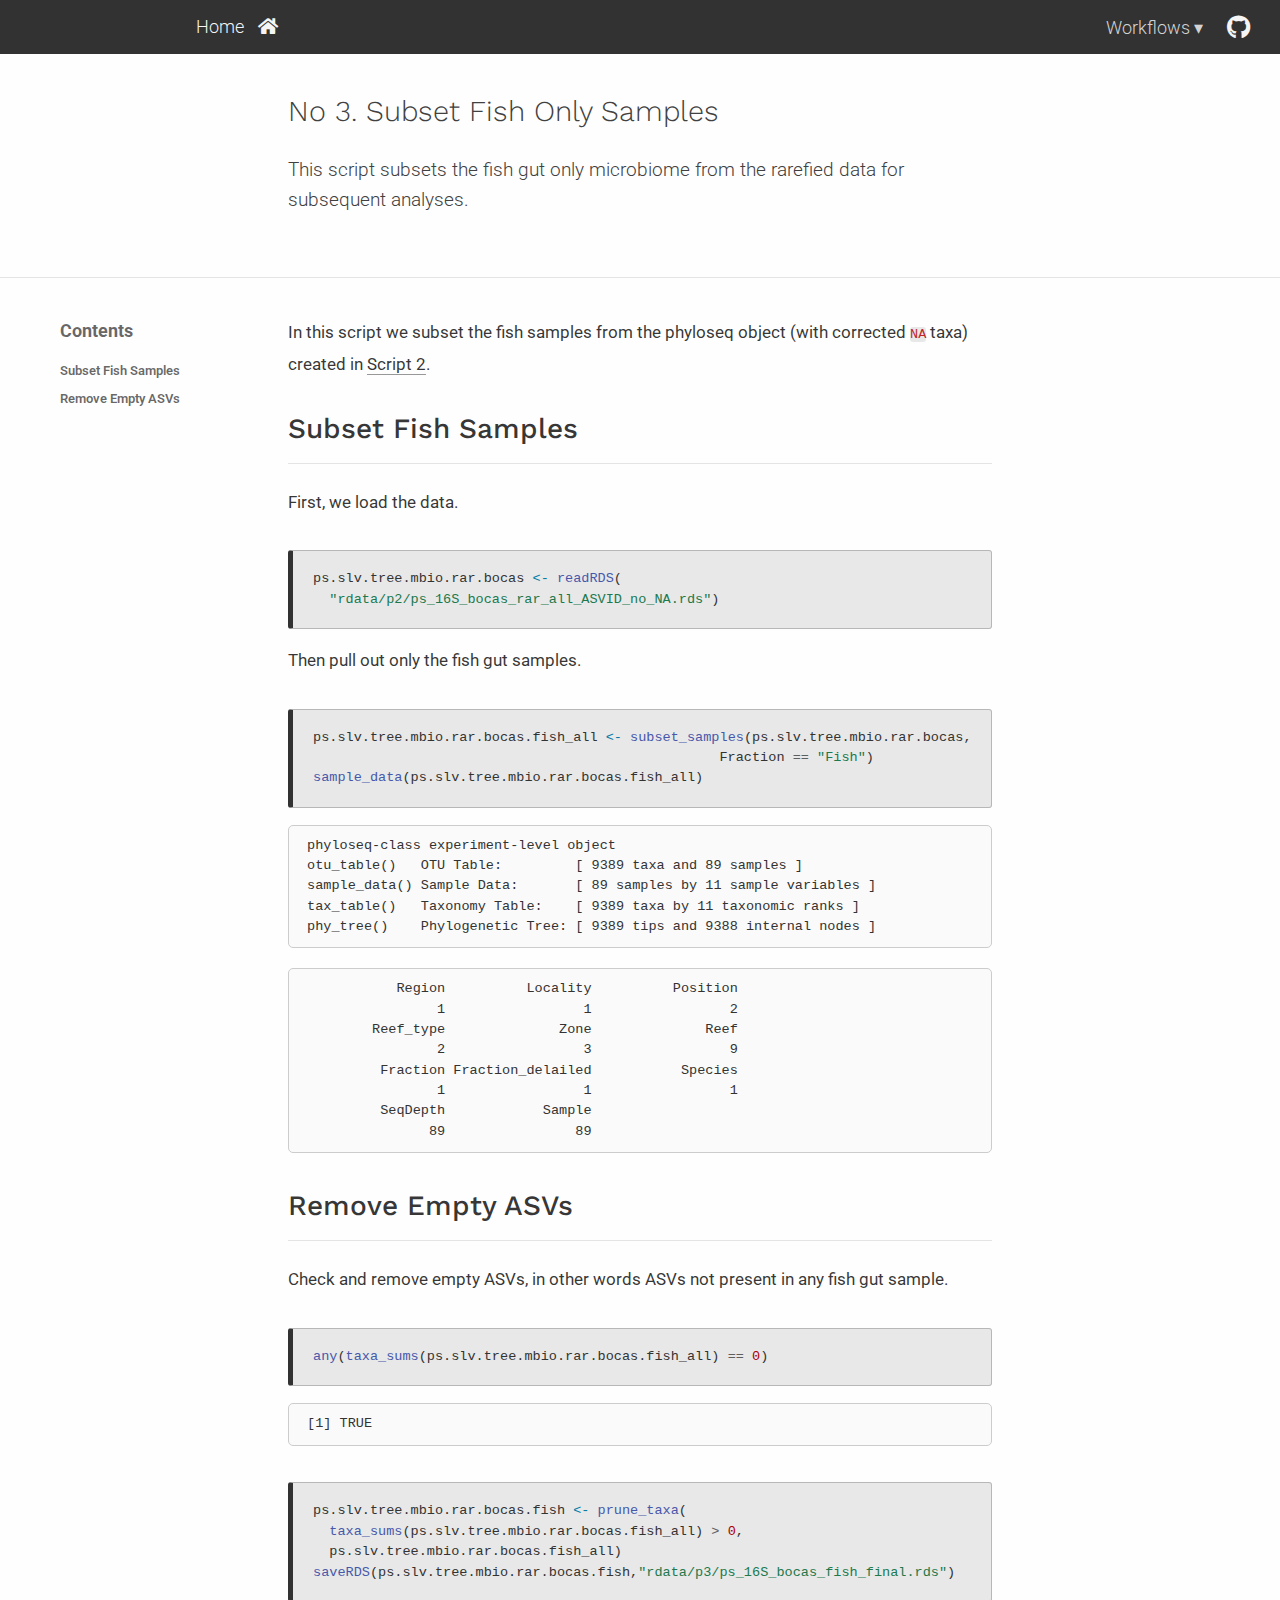
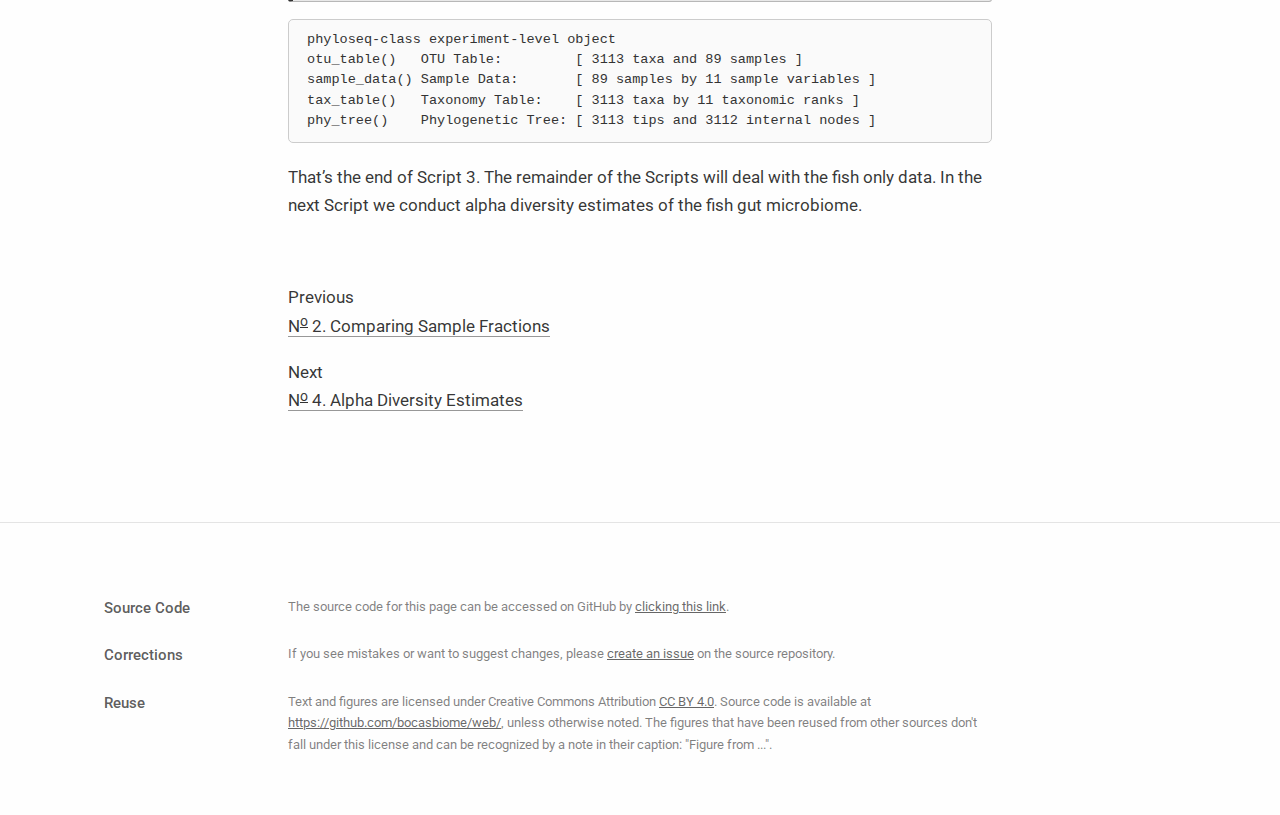
<file: wf3.html>
<!DOCTYPE html>

<html xmlns="http://www.w3.org/1999/xhtml" lang="" xml:lang="">

<head>
  <meta charset="utf-8"/>
  <meta name="viewport" content="width=device-width, initial-scale=1"/>
  <meta http-equiv="X-UA-Compatible" content="IE=Edge,chrome=1"/>
  <meta name="generator" content="distill" />

  <style type="text/css">
  /* Hide doc at startup (prevent jankiness while JS renders/transforms) */
  body {
    visibility: hidden;
  }
  </style>

 <!--radix_placeholder_import_source-->
 <!--/radix_placeholder_import_source-->

<style type="text/css">code{white-space: pre;}</style>
<style type="text/css" data-origin="pandoc">
pre > code.sourceCode { white-space: pre; position: relative; }
pre > code.sourceCode > span { display: inline-block; line-height: 1.25; }
pre > code.sourceCode > span:empty { height: 1.2em; }
.sourceCode { overflow: visible; }
code.sourceCode > span { color: inherit; text-decoration: inherit; }
div.sourceCode { margin: 1em 0; }
pre.sourceCode { margin: 0; }
@media screen {
div.sourceCode { overflow: auto; }
}
@media print {
pre > code.sourceCode { white-space: pre-wrap; }
pre > code.sourceCode > span { text-indent: -5em; padding-left: 5em; }
}
pre.numberSource code
  { counter-reset: source-line 0; }
pre.numberSource code > span
  { position: relative; left: -4em; counter-increment: source-line; }
pre.numberSource code > span > a:first-child::before
  { content: counter(source-line);
    position: relative; left: -1em; text-align: right; vertical-align: baseline;
    border: none; display: inline-block;
    -webkit-touch-callout: none; -webkit-user-select: none;
    -khtml-user-select: none; -moz-user-select: none;
    -ms-user-select: none; user-select: none;
    padding: 0 4px; width: 4em;
    color: #aaaaaa;
  }
pre.numberSource { margin-left: 3em; border-left: 1px solid #aaaaaa;  padding-left: 4px; }
div.sourceCode
  {   }
@media screen {
pre > code.sourceCode > span > a:first-child::before { text-decoration: underline; }
}
code span.al { color: #ad0000; } /* Alert */
code span.an { color: #5e5e5e; } /* Annotation */
code span.at { } /* Attribute */
code span.bn { color: #ad0000; } /* BaseN */
code span.bu { } /* BuiltIn */
code span.cf { color: #007ba5; } /* ControlFlow */
code span.ch { color: #20794d; } /* Char */
code span.cn { color: #8f5902; } /* Constant */
code span.co { color: #5e5e5e; } /* Comment */
code span.cv { color: #5e5e5e; font-style: italic; } /* CommentVar */
code span.do { color: #5e5e5e; font-style: italic; } /* Documentation */
code span.dt { color: #ad0000; } /* DataType */
code span.dv { color: #ad0000; } /* DecVal */
code span.er { color: #ad0000; } /* Error */
code span.ex { } /* Extension */
code span.fl { color: #ad0000; } /* Float */
code span.fu { color: #4758ab; } /* Function */
code span.im { } /* Import */
code span.in { color: #5e5e5e; } /* Information */
code span.kw { color: #007ba5; } /* Keyword */
code span.op { color: #5e5e5e; } /* Operator */
code span.ot { color: #007ba5; } /* Other */
code span.pp { color: #ad0000; } /* Preprocessor */
code span.sc { color: #5e5e5e; } /* SpecialChar */
code span.ss { color: #20794d; } /* SpecialString */
code span.st { color: #20794d; } /* String */
code span.va { color: #111111; } /* Variable */
code span.vs { color: #20794d; } /* VerbatimString */
code span.wa { color: #5e5e5e; font-style: italic; } /* Warning */
</style>


  <!--radix_placeholder_meta_tags-->
  <title>: No 3. Subset Fish Only Samples</title>

  <meta property="description" itemprop="description" content="This script subsets the fish gut only microbiome from the rarefied data for subsequent analyses."/>

  <link rel="license" href="https://creativecommons.org/licenses/by/4.0/"/>
  <link rel="icon" type="image/vnd.microsoft.icon" href="assets/favicon.ico"/>


  <!--  https://developers.facebook.com/docs/sharing/webmasters#markup -->
  <meta property="og:title" content=": No 3. Subset Fish Only Samples"/>
  <meta property="og:type" content="article"/>
  <meta property="og:description" content="This script subsets the fish gut only microbiome from the rarefied data for subsequent analyses."/>
  <meta property="og:locale" content="en_US"/>
  <meta property="og:site_name" content=""/>

  <!--  https://dev.twitter.com/cards/types/summary -->
  <meta property="twitter:card" content="summary"/>
  <meta property="twitter:title" content=": No 3. Subset Fish Only Samples"/>
  <meta property="twitter:description" content="This script subsets the fish gut only microbiome from the rarefied data for subsequent analyses."/>

  <!--/radix_placeholder_meta_tags-->
  <!--radix_placeholder_rmarkdown_metadata-->

  <script type="text/json" id="radix-rmarkdown-metadata">
  {"type":"list","attributes":{"names":{"type":"character","attributes":{},"value":["title","description"]}},"value":[{"type":"character","attributes":{},"value":["No 3. Subset Fish Only Samples"]},{"type":"character","attributes":{},"value":["This script subsets the fish gut only microbiome from the rarefied data for subsequent analyses.\n"]}]}
  </script>
  <!--/radix_placeholder_rmarkdown_metadata-->
  <!--radix_placeholder_navigation_in_header-->
  <meta name="distill:offset" content=""/>

  <script type="application/javascript">

    window.headroom_prevent_pin = false;

    window.document.addEventListener("DOMContentLoaded", function (event) {

      // initialize headroom for banner
      var header = $('header').get(0);
      var headerHeight = header.offsetHeight;
      var headroom = new Headroom(header, {
        tolerance: 5,
        onPin : function() {
          if (window.headroom_prevent_pin) {
            window.headroom_prevent_pin = false;
            headroom.unpin();
          }
        }
      });
      headroom.init();
      if(window.location.hash)
        headroom.unpin();
      $(header).addClass('headroom--transition');

      // offset scroll location for banner on hash change
      // (see: https://github.com/WickyNilliams/headroom.js/issues/38)
      window.addEventListener("hashchange", function(event) {
        window.scrollTo(0, window.pageYOffset - (headerHeight + 25));
      });

      // responsive menu
      $('.distill-site-header').each(function(i, val) {
        var topnav = $(this);
        var toggle = topnav.find('.nav-toggle');
        toggle.on('click', function() {
          topnav.toggleClass('responsive');
        });
      });

      // nav dropdowns
      $('.nav-dropbtn').click(function(e) {
        $(this).next('.nav-dropdown-content').toggleClass('nav-dropdown-active');
        $(this).parent().siblings('.nav-dropdown')
           .children('.nav-dropdown-content').removeClass('nav-dropdown-active');
      });
      $("body").click(function(e){
        $('.nav-dropdown-content').removeClass('nav-dropdown-active');
      });
      $(".nav-dropdown").click(function(e){
        e.stopPropagation();
      });
    });
  </script>

  <style type="text/css">

  /* Theme (user-documented overrideables for nav appearance) */

  .distill-site-nav {
    color: rgba(255, 255, 255, 0.8);
    background-color: #0F2E3D;
    font-size: 15px;
    font-weight: 300;
  }

  .distill-site-nav a {
    color: inherit;
    text-decoration: none;
  }

  .distill-site-nav a:hover {
    color: white;
  }

  @media print {
    .distill-site-nav {
      display: none;
    }
  }

  .distill-site-header {

  }

  .distill-site-footer {

  }


  /* Site Header */

  .distill-site-header {
    width: 100%;
    box-sizing: border-box;
    z-index: 3;
  }

  .distill-site-header .nav-left {
    display: inline-block;
    margin-left: 8px;
  }

  @media screen and (max-width: 768px) {
    .distill-site-header .nav-left {
      margin-left: 0;
    }
  }


  .distill-site-header .nav-right {
    float: right;
    margin-right: 8px;
  }

  .distill-site-header a,
  .distill-site-header .title {
    display: inline-block;
    text-align: center;
    padding: 14px 10px 14px 10px;
  }

  .distill-site-header .title {
    font-size: 18px;
    min-width: 150px;
  }

  .distill-site-header .logo {
    padding: 0;
  }

  .distill-site-header .logo img {
    display: none;
    max-height: 20px;
    width: auto;
    margin-bottom: -4px;
  }

  .distill-site-header .nav-image img {
    max-height: 18px;
    width: auto;
    display: inline-block;
    margin-bottom: -3px;
  }



  @media screen and (min-width: 1000px) {
    .distill-site-header .logo img {
      display: inline-block;
    }
    .distill-site-header .nav-left {
      margin-left: 20px;
    }
    .distill-site-header .nav-right {
      margin-right: 20px;
    }
    .distill-site-header .title {
      padding-left: 12px;
    }
  }


  .distill-site-header .nav-toggle {
    display: none;
  }

  .nav-dropdown {
    display: inline-block;
    position: relative;
  }

  .nav-dropdown .nav-dropbtn {
    border: none;
    outline: none;
    color: rgba(255, 255, 255, 0.8);
    padding: 16px 10px;
    background-color: transparent;
    font-family: inherit;
    font-size: inherit;
    font-weight: inherit;
    margin: 0;
    margin-top: 1px;
    z-index: 2;
  }

  .nav-dropdown-content {
    display: none;
    position: absolute;
    background-color: white;
    min-width: 200px;
    border: 1px solid rgba(0,0,0,0.15);
    border-radius: 4px;
    box-shadow: 0px 8px 16px 0px rgba(0,0,0,0.1);
    z-index: 1;
    margin-top: 2px;
    white-space: nowrap;
    padding-top: 4px;
    padding-bottom: 4px;
  }

  .nav-dropdown-content hr {
    margin-top: 4px;
    margin-bottom: 4px;
    border: none;
    border-bottom: 1px solid rgba(0, 0, 0, 0.1);
  }

  .nav-dropdown-active {
    display: block;
  }

  .nav-dropdown-content a, .nav-dropdown-content .nav-dropdown-header {
    color: black;
    padding: 6px 24px;
    text-decoration: none;
    display: block;
    text-align: left;
  }

  .nav-dropdown-content .nav-dropdown-header {
    display: block;
    padding: 5px 24px;
    padding-bottom: 0;
    text-transform: uppercase;
    font-size: 14px;
    color: #999999;
    white-space: nowrap;
  }

  .nav-dropdown:hover .nav-dropbtn {
    color: white;
  }

  .nav-dropdown-content a:hover {
    background-color: #ddd;
    color: black;
  }

  .nav-right .nav-dropdown-content {
    margin-left: -45%;
    right: 0;
  }

  @media screen and (max-width: 768px) {
    .distill-site-header a, .distill-site-header .nav-dropdown  {display: none;}
    .distill-site-header a.nav-toggle {
      float: right;
      display: block;
    }
    .distill-site-header .title {
      margin-left: 0;
    }
    .distill-site-header .nav-right {
      margin-right: 0;
    }
    .distill-site-header {
      overflow: hidden;
    }
    .nav-right .nav-dropdown-content {
      margin-left: 0;
    }
  }


  @media screen and (max-width: 768px) {
    .distill-site-header.responsive {position: relative; min-height: 500px; }
    .distill-site-header.responsive a.nav-toggle {
      position: absolute;
      right: 0;
      top: 0;
    }
    .distill-site-header.responsive a,
    .distill-site-header.responsive .nav-dropdown {
      display: block;
      text-align: left;
    }
    .distill-site-header.responsive .nav-left,
    .distill-site-header.responsive .nav-right {
      width: 100%;
    }
    .distill-site-header.responsive .nav-dropdown {float: none;}
    .distill-site-header.responsive .nav-dropdown-content {position: relative;}
    .distill-site-header.responsive .nav-dropdown .nav-dropbtn {
      display: block;
      width: 100%;
      text-align: left;
    }
  }

  /* Site Footer */

  .distill-site-footer {
    width: 100%;
    overflow: hidden;
    box-sizing: border-box;
    z-index: 3;
    margin-top: 30px;
    padding-top: 30px;
    padding-bottom: 30px;
    text-align: center;
  }

  /* Headroom */

  d-title {
    padding-top: 6rem;
  }

  @media print {
    d-title {
      padding-top: 4rem;
    }
  }

  .headroom {
    z-index: 1000;
    position: fixed;
    top: 0;
    left: 0;
    right: 0;
  }

  .headroom--transition {
    transition: all .4s ease-in-out;
  }

  .headroom--unpinned {
    top: -100px;
  }

  .headroom--pinned {
    top: 0;
  }

  /* adjust viewport for navbar height */
  /* helps vertically center bootstrap (non-distill) content */
  .min-vh-100 {
    min-height: calc(100vh - 100px) !important;
  }

  </style>

  <script src="site_libs/jquery-3.6.0/jquery-3.6.0.min.js"></script>
  <link href="site_libs/font-awesome-5.1.0/css/all.css" rel="stylesheet"/>
  <link href="site_libs/font-awesome-5.1.0/css/v4-shims.css" rel="stylesheet"/>
  <script src="site_libs/headroom-0.9.4/headroom.min.js"></script>
  <!--/radix_placeholder_navigation_in_header-->
  <!--radix_placeholder_distill-->

  <style type="text/css">

  body {
    background-color: white;
  }

  .pandoc-table {
    width: 100%;
  }

  .pandoc-table>caption {
    margin-bottom: 10px;
  }

  .pandoc-table th:not([align]) {
    text-align: left;
  }

  .pagedtable-footer {
    font-size: 15px;
  }

  d-byline .byline {
    grid-template-columns: 2fr 2fr;
  }

  d-byline .byline h3 {
    margin-block-start: 1.5em;
  }

  d-byline .byline .authors-affiliations h3 {
    margin-block-start: 0.5em;
  }

  .authors-affiliations .orcid-id {
    width: 16px;
    height:16px;
    margin-left: 4px;
    margin-right: 4px;
    vertical-align: middle;
    padding-bottom: 2px;
  }

  d-title .dt-tags {
    margin-top: 1em;
    grid-column: text;
  }

  .dt-tags .dt-tag {
    text-decoration: none;
    display: inline-block;
    color: rgba(0,0,0,0.6);
    padding: 0em 0.4em;
    margin-right: 0.5em;
    margin-bottom: 0.4em;
    font-size: 70%;
    border: 1px solid rgba(0,0,0,0.2);
    border-radius: 3px;
    text-transform: uppercase;
    font-weight: 500;
  }

  d-article table.gt_table td,
  d-article table.gt_table th {
    border-bottom: none;
  }

  .html-widget {
    margin-bottom: 2.0em;
  }

  .l-screen-inset {
    padding-right: 16px;
  }

  .l-screen .caption {
    margin-left: 10px;
  }

  .shaded {
    background: rgb(247, 247, 247);
    padding-top: 20px;
    padding-bottom: 20px;
    border-top: 1px solid rgba(0, 0, 0, 0.1);
    border-bottom: 1px solid rgba(0, 0, 0, 0.1);
  }

  .shaded .html-widget {
    margin-bottom: 0;
    border: 1px solid rgba(0, 0, 0, 0.1);
  }

  .shaded .shaded-content {
    background: white;
  }

  .text-output {
    margin-top: 0;
    line-height: 1.5em;
  }

  .hidden {
    display: none !important;
  }

  d-article {
    padding-top: 2.5rem;
    padding-bottom: 30px;
  }

  d-appendix {
    padding-top: 30px;
  }

  d-article>p>img {
    width: 100%;
  }

  d-article h2 {
    margin: 1rem 0 1.5rem 0;
  }

  d-article h3 {
    margin-top: 1.5rem;
  }

  d-article iframe {
    border: 1px solid rgba(0, 0, 0, 0.1);
    margin-bottom: 2.0em;
    width: 100%;
  }

  /* Tweak code blocks */

  d-article div.sourceCode code,
  d-article pre code {
    font-family: Consolas, Monaco, 'Andale Mono', 'Ubuntu Mono', monospace;
  }

  d-article pre,
  d-article div.sourceCode,
  d-article div.sourceCode pre {
    overflow: auto;
  }

  d-article div.sourceCode {
    background-color: white;
  }

  d-article div.sourceCode pre {
    padding-left: 10px;
    font-size: 12px;
    border-left: 2px solid rgba(0,0,0,0.1);
  }

  d-article pre {
    font-size: 12px;
    color: black;
    background: none;
    margin-top: 0;
    text-align: left;
    white-space: pre;
    word-spacing: normal;
    word-break: normal;
    word-wrap: normal;
    line-height: 1.5;

    -moz-tab-size: 4;
    -o-tab-size: 4;
    tab-size: 4;

    -webkit-hyphens: none;
    -moz-hyphens: none;
    -ms-hyphens: none;
    hyphens: none;
  }

  d-article pre a {
    border-bottom: none;
  }

  d-article pre a:hover {
    border-bottom: none;
    text-decoration: underline;
  }

  d-article details {
    grid-column: text;
    margin-bottom: 0.8em;
  }

  @media(min-width: 768px) {

  d-article pre,
  d-article div.sourceCode,
  d-article div.sourceCode pre {
    overflow: visible !important;
  }

  d-article div.sourceCode pre {
    padding-left: 18px;
    font-size: 14px;
  }

  d-article pre {
    font-size: 14px;
  }

  }

  figure img.external {
    background: white;
    border: 1px solid rgba(0, 0, 0, 0.1);
    box-shadow: 0 1px 8px rgba(0, 0, 0, 0.1);
    padding: 18px;
    box-sizing: border-box;
  }

  /* CSS for d-contents */

  .d-contents {
    grid-column: text;
    color: rgba(0,0,0,0.8);
    font-size: 0.9em;
    padding-bottom: 1em;
    margin-bottom: 1em;
    padding-bottom: 0.5em;
    margin-bottom: 1em;
    padding-left: 0.25em;
    justify-self: start;
  }

  @media(min-width: 1000px) {
    .d-contents.d-contents-float {
      height: 0;
      grid-column-start: 1;
      grid-column-end: 4;
      justify-self: center;
      padding-right: 3em;
      padding-left: 2em;
    }
  }

  .d-contents nav h3 {
    font-size: 18px;
    margin-top: 0;
    margin-bottom: 1em;
  }

  .d-contents li {
    list-style-type: none
  }

  .d-contents nav > ul {
    padding-left: 0;
  }

  .d-contents ul {
    padding-left: 1em
  }

  .d-contents nav ul li {
    margin-top: 0.6em;
    margin-bottom: 0.2em;
  }

  .d-contents nav a {
    font-size: 13px;
    border-bottom: none;
    text-decoration: none
    color: rgba(0, 0, 0, 0.8);
  }

  .d-contents nav a:hover {
    text-decoration: underline solid rgba(0, 0, 0, 0.6)
  }

  .d-contents nav > ul > li > a {
    font-weight: 600;
  }

  .d-contents nav > ul > li > ul {
    font-weight: inherit;
  }

  .d-contents nav > ul > li > ul > li {
    margin-top: 0.2em;
  }


  .d-contents nav ul {
    margin-top: 0;
    margin-bottom: 0.25em;
  }

  .d-article-with-toc h2:nth-child(2) {
    margin-top: 0;
  }


  /* Figure */

  .figure {
    position: relative;
    margin-bottom: 2.5em;
    margin-top: 1.5em;
  }

  .figure img {
    width: 100%;
  }

  .figure .caption {
    color: rgba(0, 0, 0, 0.6);
    font-size: 12px;
    line-height: 1.5em;
  }

  .figure img.external {
    background: white;
    border: 1px solid rgba(0, 0, 0, 0.1);
    box-shadow: 0 1px 8px rgba(0, 0, 0, 0.1);
    padding: 18px;
    box-sizing: border-box;
  }

  .figure .caption a {
    color: rgba(0, 0, 0, 0.6);
  }

  .figure .caption b,
  .figure .caption strong, {
    font-weight: 600;
    color: rgba(0, 0, 0, 1.0);
  }

  /* Citations */

  d-article .citation {
    color: inherit;
    cursor: inherit;
  }

  div.hanging-indent{
    margin-left: 1em; text-indent: -1em;
  }

  /* Citation hover box */

  .tippy-box[data-theme~=light-border] {
    background-color: rgba(250, 250, 250, 0.95);
  }

  .tippy-content > p {
    margin-bottom: 0;
    padding: 2px;
  }


  /* Tweak 1000px media break to show more text */

  @media(min-width: 1000px) {
    .base-grid,
    distill-header,
    d-title,
    d-abstract,
    d-article,
    d-appendix,
    distill-appendix,
    d-byline,
    d-footnote-list,
    d-citation-list,
    distill-footer {
      grid-template-columns: [screen-start] 1fr [page-start kicker-start] 80px [middle-start] 50px [text-start kicker-end] 65px 65px 65px 65px 65px 65px 65px 65px [text-end gutter-start] 65px [middle-end] 65px [page-end gutter-end] 1fr [screen-end];
      grid-column-gap: 16px;
    }

    .grid {
      grid-column-gap: 16px;
    }

    d-article {
      font-size: 1.06rem;
      line-height: 1.7em;
    }
    figure .caption, .figure .caption, figure figcaption {
      font-size: 13px;
    }
  }

  @media(min-width: 1180px) {
    .base-grid,
    distill-header,
    d-title,
    d-abstract,
    d-article,
    d-appendix,
    distill-appendix,
    d-byline,
    d-footnote-list,
    d-citation-list,
    distill-footer {
      grid-template-columns: [screen-start] 1fr [page-start kicker-start] 60px [middle-start] 60px [text-start kicker-end] 60px 60px 60px 60px 60px 60px 60px 60px [text-end gutter-start] 60px [middle-end] 60px [page-end gutter-end] 1fr [screen-end];
      grid-column-gap: 32px;
    }

    .grid {
      grid-column-gap: 32px;
    }
  }


  /* Get the citation styles for the appendix (not auto-injected on render since
     we do our own rendering of the citation appendix) */

  d-appendix .citation-appendix,
  .d-appendix .citation-appendix {
    font-size: 11px;
    line-height: 15px;
    border-left: 1px solid rgba(0, 0, 0, 0.1);
    padding-left: 18px;
    border: 1px solid rgba(0,0,0,0.1);
    background: rgba(0, 0, 0, 0.02);
    padding: 10px 18px;
    border-radius: 3px;
    color: rgba(150, 150, 150, 1);
    overflow: hidden;
    margin-top: -12px;
    white-space: pre-wrap;
    word-wrap: break-word;
  }

  /* Include appendix styles here so they can be overridden */

  d-appendix {
    contain: layout style;
    font-size: 0.8em;
    line-height: 1.7em;
    margin-top: 60px;
    margin-bottom: 0;
    border-top: 1px solid rgba(0, 0, 0, 0.1);
    color: rgba(0,0,0,0.5);
    padding-top: 60px;
    padding-bottom: 48px;
  }

  d-appendix h3 {
    grid-column: page-start / text-start;
    font-size: 15px;
    font-weight: 500;
    margin-top: 1em;
    margin-bottom: 0;
    color: rgba(0,0,0,0.65);
  }

  d-appendix h3 + * {
    margin-top: 1em;
  }

  d-appendix ol {
    padding: 0 0 0 15px;
  }

  @media (min-width: 768px) {
    d-appendix ol {
      padding: 0 0 0 30px;
      margin-left: -30px;
    }
  }

  d-appendix li {
    margin-bottom: 1em;
  }

  d-appendix a {
    color: rgba(0, 0, 0, 0.6);
  }

  d-appendix > * {
    grid-column: text;
  }

  d-appendix > d-footnote-list,
  d-appendix > d-citation-list,
  d-appendix > distill-appendix {
    grid-column: screen;
  }

  /* Include footnote styles here so they can be overridden */

  d-footnote-list {
    contain: layout style;
  }

  d-footnote-list > * {
    grid-column: text;
  }

  d-footnote-list a.footnote-backlink {
    color: rgba(0,0,0,0.3);
    padding-left: 0.5em;
  }



  /* Anchor.js */

  .anchorjs-link {
    /*transition: all .25s linear; */
    text-decoration: none;
    border-bottom: none;
  }
  *:hover > .anchorjs-link {
    margin-left: -1.125em !important;
    text-decoration: none;
    border-bottom: none;
  }

  /* Social footer */

  .social_footer {
    margin-top: 30px;
    margin-bottom: 0;
    color: rgba(0,0,0,0.67);
  }

  .disqus-comments {
    margin-right: 30px;
  }

  .disqus-comment-count {
    border-bottom: 1px solid rgba(0, 0, 0, 0.4);
    cursor: pointer;
  }

  #disqus_thread {
    margin-top: 30px;
  }

  .article-sharing a {
    border-bottom: none;
    margin-right: 8px;
  }

  .article-sharing a:hover {
    border-bottom: none;
  }

  .sidebar-section.subscribe {
    font-size: 12px;
    line-height: 1.6em;
  }

  .subscribe p {
    margin-bottom: 0.5em;
  }


  .article-footer .subscribe {
    font-size: 15px;
    margin-top: 45px;
  }


  .sidebar-section.custom {
    font-size: 12px;
    line-height: 1.6em;
  }

  .custom p {
    margin-bottom: 0.5em;
  }

  /* Styles for listing layout (hide title) */
  .layout-listing d-title, .layout-listing .d-title {
    display: none;
  }

  /* Styles for posts lists (not auto-injected) */


  .posts-with-sidebar {
    padding-left: 45px;
    padding-right: 45px;
  }

  .posts-list .description h2,
  .posts-list .description p {
    font-family: -apple-system, BlinkMacSystemFont, "Segoe UI", Roboto, Oxygen, Ubuntu, Cantarell, "Fira Sans", "Droid Sans", "Helvetica Neue", Arial, sans-serif;
  }

  .posts-list .description h2 {
    font-weight: 700;
    border-bottom: none;
    padding-bottom: 0;
  }

  .posts-list h2.post-tag {
    border-bottom: 1px solid rgba(0, 0, 0, 0.2);
    padding-bottom: 12px;
  }
  .posts-list {
    margin-top: 60px;
    margin-bottom: 24px;
  }

  .posts-list .post-preview {
    text-decoration: none;
    overflow: hidden;
    display: block;
    border-bottom: 1px solid rgba(0, 0, 0, 0.1);
    padding: 24px 0;
  }

  .post-preview-last {
    border-bottom: none !important;
  }

  .posts-list .posts-list-caption {
    grid-column: screen;
    font-weight: 400;
  }

  .posts-list .post-preview h2 {
    margin: 0 0 6px 0;
    line-height: 1.2em;
    font-style: normal;
    font-size: 24px;
  }

  .posts-list .post-preview p {
    margin: 0 0 12px 0;
    line-height: 1.4em;
    font-size: 16px;
  }

  .posts-list .post-preview .thumbnail {
    box-sizing: border-box;
    margin-bottom: 24px;
    position: relative;
    max-width: 500px;
  }
  .posts-list .post-preview img {
    width: 100%;
    display: block;
  }

  .posts-list .metadata {
    font-size: 12px;
    line-height: 1.4em;
    margin-bottom: 18px;
  }

  .posts-list .metadata > * {
    display: inline-block;
  }

  .posts-list .metadata .publishedDate {
    margin-right: 2em;
  }

  .posts-list .metadata .dt-authors {
    display: block;
    margin-top: 0.3em;
    margin-right: 2em;
  }

  .posts-list .dt-tags {
    display: block;
    line-height: 1em;
  }

  .posts-list .dt-tags .dt-tag {
    display: inline-block;
    color: rgba(0,0,0,0.6);
    padding: 0.3em 0.4em;
    margin-right: 0.2em;
    margin-bottom: 0.4em;
    font-size: 60%;
    border: 1px solid rgba(0,0,0,0.2);
    border-radius: 3px;
    text-transform: uppercase;
    font-weight: 500;
  }

  .posts-list img {
    opacity: 1;
  }

  .posts-list img[data-src] {
    opacity: 0;
  }

  .posts-more {
    clear: both;
  }


  .posts-sidebar {
    font-size: 16px;
  }

  .posts-sidebar h3 {
    font-size: 16px;
    margin-top: 0;
    margin-bottom: 0.5em;
    font-weight: 400;
    text-transform: uppercase;
  }

  .sidebar-section {
    margin-bottom: 30px;
  }

  .categories ul {
    list-style-type: none;
    margin: 0;
    padding: 0;
  }

  .categories li {
    color: rgba(0, 0, 0, 0.8);
    margin-bottom: 0;
  }

  .categories li>a {
    border-bottom: none;
  }

  .categories li>a:hover {
    border-bottom: 1px solid rgba(0, 0, 0, 0.4);
  }

  .categories .active {
    font-weight: 600;
  }

  .categories .category-count {
    color: rgba(0, 0, 0, 0.4);
  }


  @media(min-width: 768px) {
    .posts-list .post-preview h2 {
      font-size: 26px;
    }
    .posts-list .post-preview .thumbnail {
      float: right;
      width: 30%;
      margin-bottom: 0;
    }
    .posts-list .post-preview .description {
      float: left;
      width: 45%;
    }
    .posts-list .post-preview .metadata {
      float: left;
      width: 20%;
      margin-top: 8px;
    }
    .posts-list .post-preview p {
      margin: 0 0 12px 0;
      line-height: 1.5em;
      font-size: 16px;
    }
    .posts-with-sidebar .posts-list {
      float: left;
      width: 75%;
    }
    .posts-with-sidebar .posts-sidebar {
      float: right;
      width: 20%;
      margin-top: 60px;
      padding-top: 24px;
      padding-bottom: 24px;
    }
  }


  /* Improve display for browsers without grid (IE/Edge <= 15) */

  .downlevel {
    line-height: 1.6em;
    font-family: -apple-system, BlinkMacSystemFont, "Segoe UI", Roboto, Oxygen, Ubuntu, Cantarell, "Fira Sans", "Droid Sans", "Helvetica Neue", Arial, sans-serif;
    margin: 0;
  }

  .downlevel .d-title {
    padding-top: 6rem;
    padding-bottom: 1.5rem;
  }

  .downlevel .d-title h1 {
    font-size: 50px;
    font-weight: 700;
    line-height: 1.1em;
    margin: 0 0 0.5rem;
  }

  .downlevel .d-title p {
    font-weight: 300;
    font-size: 1.2rem;
    line-height: 1.55em;
    margin-top: 0;
  }

  .downlevel .d-byline {
    padding-top: 0.8em;
    padding-bottom: 0.8em;
    font-size: 0.8rem;
    line-height: 1.8em;
  }

  .downlevel .section-separator {
    border: none;
    border-top: 1px solid rgba(0, 0, 0, 0.1);
  }

  .downlevel .d-article {
    font-size: 1.06rem;
    line-height: 1.7em;
    padding-top: 1rem;
    padding-bottom: 2rem;
  }


  .downlevel .d-appendix {
    padding-left: 0;
    padding-right: 0;
    max-width: none;
    font-size: 0.8em;
    line-height: 1.7em;
    margin-bottom: 0;
    color: rgba(0,0,0,0.5);
    padding-top: 40px;
    padding-bottom: 48px;
  }

  .downlevel .footnotes ol {
    padding-left: 13px;
  }

  .downlevel .base-grid,
  .downlevel .distill-header,
  .downlevel .d-title,
  .downlevel .d-abstract,
  .downlevel .d-article,
  .downlevel .d-appendix,
  .downlevel .distill-appendix,
  .downlevel .d-byline,
  .downlevel .d-footnote-list,
  .downlevel .d-citation-list,
  .downlevel .distill-footer,
  .downlevel .appendix-bottom,
  .downlevel .posts-container {
    padding-left: 40px;
    padding-right: 40px;
  }

  @media(min-width: 768px) {
    .downlevel .base-grid,
    .downlevel .distill-header,
    .downlevel .d-title,
    .downlevel .d-abstract,
    .downlevel .d-article,
    .downlevel .d-appendix,
    .downlevel .distill-appendix,
    .downlevel .d-byline,
    .downlevel .d-footnote-list,
    .downlevel .d-citation-list,
    .downlevel .distill-footer,
    .downlevel .appendix-bottom,
    .downlevel .posts-container {
    padding-left: 150px;
    padding-right: 150px;
    max-width: 900px;
  }
  }

  .downlevel pre code {
    display: block;
    border-left: 2px solid rgba(0, 0, 0, .1);
    padding: 0 0 0 20px;
    font-size: 14px;
  }

  .downlevel code, .downlevel pre {
    color: black;
    background: none;
    font-family: Consolas, Monaco, 'Andale Mono', 'Ubuntu Mono', monospace;
    text-align: left;
    white-space: pre;
    word-spacing: normal;
    word-break: normal;
    word-wrap: normal;
    line-height: 1.5;

    -moz-tab-size: 4;
    -o-tab-size: 4;
    tab-size: 4;

    -webkit-hyphens: none;
    -moz-hyphens: none;
    -ms-hyphens: none;
    hyphens: none;
  }

  .downlevel .posts-list .post-preview {
    color: inherit;
  }



  </style>

  <script type="application/javascript">

  function is_downlevel_browser() {
    if (bowser.isUnsupportedBrowser({ msie: "12", msedge: "16"},
                                   window.navigator.userAgent)) {
      return true;
    } else {
      return window.load_distill_framework === undefined;
    }
  }

  // show body when load is complete
  function on_load_complete() {

    // add anchors
    if (window.anchors) {
      window.anchors.options.placement = 'left';
      window.anchors.add('d-article > h2, d-article > h3, d-article > h4, d-article > h5');
    }


    // set body to visible
    document.body.style.visibility = 'visible';

    // force redraw for leaflet widgets
    if (window.HTMLWidgets) {
      var maps = window.HTMLWidgets.findAll(".leaflet");
      $.each(maps, function(i, el) {
        var map = this.getMap();
        map.invalidateSize();
        map.eachLayer(function(layer) {
          if (layer instanceof L.TileLayer)
            layer.redraw();
        });
      });
    }

    // trigger 'shown' so htmlwidgets resize
    $('d-article').trigger('shown');
  }

  function init_distill() {

    init_common();

    // create front matter
    var front_matter = $('<d-front-matter></d-front-matter>');
    $('#distill-front-matter').wrap(front_matter);

    // create d-title
    $('.d-title').changeElementType('d-title');

    // create d-byline
    var byline = $('<d-byline></d-byline>');
    $('.d-byline').replaceWith(byline);

    // create d-article
    var article = $('<d-article></d-article>');
    $('.d-article').wrap(article).children().unwrap();

    // move posts container into article
    $('.posts-container').appendTo($('d-article'));

    // create d-appendix
    $('.d-appendix').changeElementType('d-appendix');

    // flag indicating that we have appendix items
    var appendix = $('.appendix-bottom').children('h3').length > 0;

    // replace footnotes with <d-footnote>
    $('.footnote-ref').each(function(i, val) {
      appendix = true;
      var href = $(this).attr('href');
      var id = href.replace('#', '');
      var fn = $('#' + id);
      var fn_p = $('#' + id + '>p');
      fn_p.find('.footnote-back').remove();
      var text = fn_p.html();
      var dtfn = $('<d-footnote></d-footnote>');
      dtfn.html(text);
      $(this).replaceWith(dtfn);
    });
    // remove footnotes
    $('.footnotes').remove();

    // move refs into #references-listing
    $('#references-listing').replaceWith($('#refs'));

    $('h1.appendix, h2.appendix').each(function(i, val) {
      $(this).changeElementType('h3');
    });
    $('h3.appendix').each(function(i, val) {
      var id = $(this).attr('id');
      $('.d-contents a[href="#' + id + '"]').parent().remove();
      appendix = true;
      $(this).nextUntil($('h1, h2, h3')).addBack().appendTo($('d-appendix'));
    });

    // show d-appendix if we have appendix content
    $("d-appendix").css('display', appendix ? 'grid' : 'none');

    // localize layout chunks to just output
    $('.layout-chunk').each(function(i, val) {

      // capture layout
      var layout = $(this).attr('data-layout');

      // apply layout to markdown level block elements
      var elements = $(this).children().not('details, div.sourceCode, pre, script');
      elements.each(function(i, el) {
        var layout_div = $('<div class="' + layout + '"></div>');
        if (layout_div.hasClass('shaded')) {
          var shaded_content = $('<div class="shaded-content"></div>');
          $(this).wrap(shaded_content);
          $(this).parent().wrap(layout_div);
        } else {
          $(this).wrap(layout_div);
        }
      });


      // unwrap the layout-chunk div
      $(this).children().unwrap();
    });

    // remove code block used to force  highlighting css
    $('.distill-force-highlighting-css').parent().remove();

    // remove empty line numbers inserted by pandoc when using a
    // custom syntax highlighting theme
    $('code.sourceCode a:empty').remove();

    // load distill framework
    load_distill_framework();

    // wait for window.distillRunlevel == 4 to do post processing
    function distill_post_process() {

      if (!window.distillRunlevel || window.distillRunlevel < 4)
        return;

      // hide author/affiliations entirely if we have no authors
      var front_matter = JSON.parse($("#distill-front-matter").html());
      var have_authors = front_matter.authors && front_matter.authors.length > 0;
      if (!have_authors)
        $('d-byline').addClass('hidden');

      // article with toc class
      $('.d-contents').parent().addClass('d-article-with-toc');

      // strip links that point to #
      $('.authors-affiliations').find('a[href="#"]').removeAttr('href');

      // add orcid ids
      $('.authors-affiliations').find('.author').each(function(i, el) {
        var orcid_id = front_matter.authors[i].orcidID;
        if (orcid_id) {
          var a = $('<a></a>');
          a.attr('href', 'https://orcid.org/' + orcid_id);
          var img = $('<img></img>');
          img.addClass('orcid-id');
          img.attr('alt', 'ORCID ID');
          img.attr('src','[data-uri]');
          a.append(img);
          $(this).append(a);
        }
      });

      // hide elements of author/affiliations grid that have no value
      function hide_byline_column(caption) {
        $('d-byline').find('h3:contains("' + caption + '")').parent().css('visibility', 'hidden');
      }

      // affiliations
      var have_affiliations = false;
      for (var i = 0; i<front_matter.authors.length; ++i) {
        var author = front_matter.authors[i];
        if (author.affiliation !== "&nbsp;") {
          have_affiliations = true;
          break;
        }
      }
      if (!have_affiliations)
        $('d-byline').find('h3:contains("Affiliations")').css('visibility', 'hidden');

      // published date
      if (!front_matter.publishedDate)
        hide_byline_column("Published");

      // document object identifier
      var doi = $('d-byline').find('h3:contains("DOI")');
      var doi_p = doi.next().empty();
      if (!front_matter.doi) {
        // if we have a citation and valid citationText then link to that
        if ($('#citation').length > 0 && front_matter.citationText) {
          doi.html('Citation');
          $('<a href="#citation"></a>')
            .text(front_matter.citationText)
            .appendTo(doi_p);
        } else {
          hide_byline_column("DOI");
        }
      } else {
        $('<a></a>')
           .attr('href', "https://doi.org/" + front_matter.doi)
           .html(front_matter.doi)
           .appendTo(doi_p);
      }

       // change plural form of authors/affiliations
      if (front_matter.authors.length === 1) {
        var grid = $('.authors-affiliations');
        grid.children('h3:contains("Authors")').text('Author');
        grid.children('h3:contains("Affiliations")').text('Affiliation');
      }

      // remove d-appendix and d-footnote-list local styles
      $('d-appendix > style:first-child').remove();
      $('d-footnote-list > style:first-child').remove();

      // move appendix-bottom entries to the bottom
      $('.appendix-bottom').appendTo('d-appendix').children().unwrap();
      $('.appendix-bottom').remove();

      // hoverable references
      $('span.citation[data-cites]').each(function() {
        var refs = $(this).attr('data-cites').split(" ");
        var refHtml = refs.map(function(ref) {
          return "<p>" + $('#ref-' + ref).html() + "</p>";
        }).join("\n");
        window.tippy(this, {
          allowHTML: true,
          content: refHtml,
          maxWidth: 500,
          interactive: true,
          interactiveBorder: 10,
          theme: 'light-border',
          placement: 'bottom-start'
        });
      });

      // clear polling timer
      clearInterval(tid);

      // show body now that everything is ready
      on_load_complete();
    }

    var tid = setInterval(distill_post_process, 50);
    distill_post_process();

  }

  function init_downlevel() {

    init_common();

     // insert hr after d-title
    $('.d-title').after($('<hr class="section-separator"/>'));

    // check if we have authors
    var front_matter = JSON.parse($("#distill-front-matter").html());
    var have_authors = front_matter.authors && front_matter.authors.length > 0;

    // manage byline/border
    if (!have_authors)
      $('.d-byline').remove();
    $('.d-byline').after($('<hr class="section-separator"/>'));
    $('.d-byline a').remove();

    // remove toc
    $('.d-contents').remove();

    // move appendix elements
    $('h1.appendix, h2.appendix').each(function(i, val) {
      $(this).changeElementType('h3');
    });
    $('h3.appendix').each(function(i, val) {
      $(this).nextUntil($('h1, h2, h3')).addBack().appendTo($('.d-appendix'));
    });


    // inject headers into references and footnotes
    var refs_header = $('<h3></h3>');
    refs_header.text('References');
    $('#refs').prepend(refs_header);

    var footnotes_header = $('<h3></h3');
    footnotes_header.text('Footnotes');
    $('.footnotes').children('hr').first().replaceWith(footnotes_header);

    // move appendix-bottom entries to the bottom
    $('.appendix-bottom').appendTo('.d-appendix').children().unwrap();
    $('.appendix-bottom').remove();

    // remove appendix if it's empty
    if ($('.d-appendix').children().length === 0)
      $('.d-appendix').remove();

    // prepend separator above appendix
    $('.d-appendix').before($('<hr class="section-separator" style="clear: both"/>'));

    // trim code
    $('pre>code').each(function(i, val) {
      $(this).html($.trim($(this).html()));
    });

    // move posts-container right before article
    $('.posts-container').insertBefore($('.d-article'));

    $('body').addClass('downlevel');

    on_load_complete();
  }


  function init_common() {

    // jquery plugin to change element types
    (function($) {
      $.fn.changeElementType = function(newType) {
        var attrs = {};

        $.each(this[0].attributes, function(idx, attr) {
          attrs[attr.nodeName] = attr.nodeValue;
        });

        this.replaceWith(function() {
          return $("<" + newType + "/>", attrs).append($(this).contents());
        });
      };
    })(jQuery);

    // prevent underline for linked images
    $('a > img').parent().css({'border-bottom' : 'none'});

    // mark non-body figures created by knitr chunks as 100% width
    $('.layout-chunk').each(function(i, val) {
      var figures = $(this).find('img, .html-widget');
      if ($(this).attr('data-layout') !== "l-body") {
        figures.css('width', '100%');
      } else {
        figures.css('max-width', '100%');
        figures.filter("[width]").each(function(i, val) {
          var fig = $(this);
          fig.css('width', fig.attr('width') + 'px');
        });

      }
    });

    // auto-append index.html to post-preview links in file: protocol
    // and in rstudio ide preview
    $('.post-preview').each(function(i, val) {
      if (window.location.protocol === "file:")
        $(this).attr('href', $(this).attr('href') + "index.html");
    });

    // get rid of index.html references in header
    if (window.location.protocol !== "file:") {
      $('.distill-site-header a[href]').each(function(i,val) {
        $(this).attr('href', $(this).attr('href').replace("index.html", "./"));
      });
    }

    // add class to pandoc style tables
    $('tr.header').parent('thead').parent('table').addClass('pandoc-table');
    $('.kable-table').children('table').addClass('pandoc-table');

    // add figcaption style to table captions
    $('caption').parent('table').addClass("figcaption");

    // initialize posts list
    if (window.init_posts_list)
      window.init_posts_list();

    // implmement disqus comment link
    $('.disqus-comment-count').click(function() {
      window.headroom_prevent_pin = true;
      $('#disqus_thread').toggleClass('hidden');
      if (!$('#disqus_thread').hasClass('hidden')) {
        var offset = $(this).offset();
        $(window).resize();
        $('html, body').animate({
          scrollTop: offset.top - 35
        });
      }
    });
  }

  document.addEventListener('DOMContentLoaded', function() {
    if (is_downlevel_browser())
      init_downlevel();
    else
      window.addEventListener('WebComponentsReady', init_distill);
  });

  </script>

  <!--/radix_placeholder_distill-->
  <script src="site_libs/header-attrs-2.11/header-attrs.js"></script>
  <script src="site_libs/popper-2.6.0/popper.min.js"></script>
  <link href="site_libs/tippy-6.2.7/tippy.css" rel="stylesheet" />
  <link href="site_libs/tippy-6.2.7/tippy-light-border.css" rel="stylesheet" />
  <script src="site_libs/tippy-6.2.7/tippy.umd.min.js"></script>
  <script src="site_libs/anchor-4.2.2/anchor.min.js"></script>
  <script src="site_libs/bowser-1.9.3/bowser.min.js"></script>
  <script src="site_libs/webcomponents-2.0.0/webcomponents.js"></script>
  <script src="site_libs/distill-2.2.21/template.v2.js"></script>
  <!--radix_placeholder_site_in_header-->
  <style type="text/css">
  /* Whole document: */
  @import url('https://fonts.googleapis.com/css?family=PT+Sans|PT+Serif|Lato:300|Roboto:300|Nunito+Sans:300|Inconsolata|Source+Sans+Pro|Work+Sans:200,300,400,500');
  /********************************/
  /* controls general properties of site*/
  /********************************/
  body {
    color: #414141;
  /*  line-height: 1.7;
    font-size: 17px; */
    background-color: #FEFEFE;
  }

  d-title h1{
  font-size: 1.8em;
  font-family: 'Work Sans';
  font-weight: 300;
  }

  d-article h1 {
    font-size: 1.8em;
    font-family: 'Work Sans', 'Source Sans Pro', 'PT Sans';
    font-weight: 300;
  }

  d-article h2 {
    font-size: 1.65em;
    font-family: 'Work Sans', 'Source Sans Pro', 'PT Sans';
    font-weight: 500;
  }

  d-article h3 {
    margin-top: 1em;
  }

  d-article h4 {
    font-size: 1em;
  }

  d-byline .authors-affiliations {
    grid-column-end: span 3;
    grid-column-gap: 8px;
  }

  a.name:-webkit-any-link {
    text-decoration: underline;
    text-decoration-style: dotted;
  }

  a.affiliation:-webkit-any-link {
    text-decoration: underline;
    text-decoration-style: dotted;
  }

  blockquote p {
  	font-size: 1.3em;
  	font-family: 'Lato';
    font-style: normal;
    margin: 0.5em 0 0.5em;
  }

  d-article li {
    margin: 0px 0px 4px;
  }

  /********************************/
  /* controls CODE*/
  /********************************/

  /** pre.sourceCode controls code block without lang **/

  /** Controls r code  **/
  pre.sourceCode.r {
    margin-top: 0px;
     color: #333333;
     background-color: #E8E8E8;
     border-radius: 3px;
     font-size: 0.80em;
     font-family: 'Monaco', 'PT Mono', monospace;
     overflow-x: scroll !important;
     border-left: 5px solid #323232;
     border-top: 1px solid #B7B7B7;
     border-right: 1px solid #B7B7B7;
     border-bottom: 1px solid #B7B7B7;
     padding: 18px 0px 18px 20px;
   }

  /** Controls code output **/

  d-article pre {
     margin-top: 0px;
      color: #333333;
      background-color: #FAFAFA;
      font-size: 0.8em;
      border: 1px solid #ccc;
      overflow-x: scroll !important;
      padding:  10px 10px 10px 18px;
      border-radius: 5px;

    }

  /** Controls inline code  **/

  p code {
    background-color: #E8E8E8;
    border-radius: 3px;
    font-size: 0.8em;
    font-family: 'Monaco', 'PT Mono', monospace;
    overflow-x: scroll !important;
    margin-bottom: 20px;
    color: #BF2727;
  }

  /*pre.sourceCode.r {
    background-color: #E8E8E8;
    border-radius: 3px;
    font-size: 0.8em;
    font-family: 'Monaco', 'PT Mono', monospace;
    overflow-x: scroll !important;
    margin-bottom: 20px;
    border-left: 5px solid #323232;
    border-top: 1px solid #B7B7B7;
    border-right: 1px solid #B7B7B7;
    border-bottom: 1px solid #B7B7B7;
  }

  code.sourceCode.r {
    background-color: #F5F5F5;
    border-radius: 3px;
    font-size: 0.8em;
    font-family: 'Monaco', 'PT Mono', monospace;
    overflow-x: scroll !important;
    margin-bottom: 20px;
    color: #BF2727;
  }


  pre {
    border: 1px solid #ccc;
    padding: 0px 10px 10px 18px;
    margin: 1em 0px;
    border-radius: 5px;
  }
  */

  /********************************/
  /* controls NAV BAR and HEADERS*/
  /********************************/

  .nav-dropdown-content .nav-dropdown-header {
    text-transform: none;
  }

  .distill-site-header .title  {
    min-width: 150px;

  }
  /**
  .distill-site-header .logo img {
    margin-top: 15px;
    max-height: 30px;
    margin-bottom: 5px;
  }
  **/

  /**
  .distill-site-header .title {
    margin-top: 15px;
    max-height: 30px;
    margin-bottom: 5px;
  }
  **/

  .distill-site-nav {
      color: #F5F5F5;
      background-color: #323232;
      font-size: 18px;
      font-weight: 300;
  }

  .article-banner {
    width: auto;
    height: auto;
    border: 0;
  }

  img[src="assets/banner.png"] {
    border: 0;
    padding: 0;
    width: 100%;
    margin: 100px 50px 0px 25px;
  }

  img.map, map area {
    outline: none;
  }

  img[src="assets/wf_map.png"] {
    border: 0;
    padding: 0;
    margin: 0px 0px 0px 0px;
  }

  /**span code pre d-code .token.operator {
      color: #000000;
      background: hsla(0, 100%, 100%, 1);
  }
  **/

  </style>
  <!--/radix_placeholder_site_in_header-->

  <link rel="stylesheet" href="assets/styles.css" type="text/css"/>

</head>

<body>

<!--radix_placeholder_front_matter-->

<script id="distill-front-matter" type="text/json">
{"title":"No 3. Subset Fish Only Samples","description":"This script subsets the fish gut only microbiome from the rarefied data for subsequent analyses.","authors":[]}
</script>

<!--/radix_placeholder_front_matter-->
<!--radix_placeholder_navigation_before_body-->
<header class="header header--fixed" role="banner">
<nav class="distill-site-nav distill-site-header">
<div class="nav-left">
<a href="index.html" class="title"></a>
<span class="nav-dropdown-header">Home</span>
<a href="index.html">
<i class="fa fa-home" aria-hidden="true"></i>
</a>
</div>
<div class="nav-right">
<div class="nav-dropdown">
<button class="nav-dropbtn">
Workflows
 
<span class="down-arrow">&#x25BE;</span>
</button>
<div class="nav-dropdown-content">
<a href="wf1.html">1. Indicator Analysis</a>
<a href="wf2.html">2. Taxa by Sample Fraction</a>
<a href="wf3.html">3. Subset Fish</a>
<a href="wf4.html">4. Alpha Diversity</a>
<a href="wf5.html">5. Beta Diversity</a>
<a href="wf6.html">6. Beta Dispersion</a>
<a href="wf7.html">7. PIME Analysis</a>
</div>
</div>
<a href="https://github.com/bocasbiome/web/">
<i class="fa fa-github fa-lg" aria-hidden="true"></i>
</a>
<a href="javascript:void(0);" class="nav-toggle">&#9776;</a>
</div>
</nav>
</header>
<!--/radix_placeholder_navigation_before_body-->
<!--radix_placeholder_site_before_body-->
<!--/radix_placeholder_site_before_body-->

<div class="d-title">
<h1>No 3. Subset Fish Only Samples</h1>
<!--radix_placeholder_categories-->
<!--/radix_placeholder_categories-->
<p><p>This script subsets the fish gut only microbiome from the rarefied data for subsequent analyses.</p></p>
</div>


<div class="d-article">
<div class="d-contents d-contents-float">
<nav class="l-text toc figcaption" id="TOC">
<h3>Contents</h3>
<ul>
<li><a href="#subset-fish-samples">Subset Fish Samples</a></li>
<li><a href="#remove-empty-asvs">Remove Empty ASVs</a></li>
<li><a href="#source-code">Source Code</a></li>
</ul>
</nav>
</div>
<p>In this script we subset the fish samples from the phyloseq object (with corrected <code>NA</code> taxa) created in <a href="wf2.html">Script 2</a>.</p>
<h2 id="subset-fish-samples">Subset Fish Samples</h2>
<p>First, we load the data.</p>
<div class="layout-chunk" data-layout="l-body">
<div class="sourceCode" id="cb1"><pre class="sourceCode r"><code class="sourceCode r"><span id="cb1-1"><a href="#cb1-1" aria-hidden="true" tabindex="-1"></a>ps.slv.tree.mbio.rar.bocas <span class="ot">&lt;-</span> <span class="fu">readRDS</span>(</span>
<span id="cb1-2"><a href="#cb1-2" aria-hidden="true" tabindex="-1"></a>  <span class="st">&quot;rdata/p2/ps_16S_bocas_rar_all_ASVID_no_NA.rds&quot;</span>)</span></code></pre></div>
</div>
<p>Then pull out only the fish gut samples.</p>
<div class="layout-chunk" data-layout="l-body">
<div class="sourceCode" id="cb2"><pre class="sourceCode r"><code class="sourceCode r"><span id="cb2-1"><a href="#cb2-1" aria-hidden="true" tabindex="-1"></a>ps.slv.tree.mbio.rar.bocas.fish_all <span class="ot">&lt;-</span> <span class="fu">subset_samples</span>(ps.slv.tree.mbio.rar.bocas,</span>
<span id="cb2-2"><a href="#cb2-2" aria-hidden="true" tabindex="-1"></a>                                                  Fraction <span class="sc">==</span> <span class="st">&quot;Fish&quot;</span>)</span>
<span id="cb2-3"><a href="#cb2-3" aria-hidden="true" tabindex="-1"></a><span class="fu">sample_data</span>(ps.slv.tree.mbio.rar.bocas.fish_all)</span></code></pre></div>
</div>
<div class="layout-chunk" data-layout="l-body">
<pre><code>phyloseq-class experiment-level object
otu_table()   OTU Table:         [ 9389 taxa and 89 samples ]
sample_data() Sample Data:       [ 89 samples by 11 sample variables ]
tax_table()   Taxonomy Table:    [ 9389 taxa by 11 taxonomic ranks ]
phy_tree()    Phylogenetic Tree: [ 9389 tips and 9388 internal nodes ]</code></pre>
</div>
<div class="layout-chunk" data-layout="l-body">
<pre><code>           Region          Locality          Position 
                1                 1                 2 
        Reef_type              Zone              Reef 
                2                 3                 9 
         Fraction Fraction_delailed           Species 
                1                 1                 1 
         SeqDepth            Sample 
               89                89 </code></pre>
</div>
<h2 id="remove-empty-asvs">Remove Empty ASVs</h2>
<p>Check and remove empty ASVs, in other words ASVs not present in any fish gut sample.</p>
<div class="layout-chunk" data-layout="l-body">
<div class="sourceCode" id="cb5"><pre class="sourceCode r"><code class="sourceCode r"><span id="cb5-1"><a href="#cb5-1" aria-hidden="true" tabindex="-1"></a><span class="fu">any</span>(<span class="fu">taxa_sums</span>(ps.slv.tree.mbio.rar.bocas.fish_all) <span class="sc">==</span> <span class="dv">0</span>)</span></code></pre></div>
<pre><code>[1] TRUE</code></pre>
</div>
<div class="layout-chunk" data-layout="l-body">
<div class="sourceCode" id="cb7"><pre class="sourceCode r"><code class="sourceCode r"><span id="cb7-1"><a href="#cb7-1" aria-hidden="true" tabindex="-1"></a>ps.slv.tree.mbio.rar.bocas.fish <span class="ot">&lt;-</span> <span class="fu">prune_taxa</span>(</span>
<span id="cb7-2"><a href="#cb7-2" aria-hidden="true" tabindex="-1"></a>  <span class="fu">taxa_sums</span>(ps.slv.tree.mbio.rar.bocas.fish_all) <span class="sc">&gt;</span> <span class="dv">0</span>,</span>
<span id="cb7-3"><a href="#cb7-3" aria-hidden="true" tabindex="-1"></a>  ps.slv.tree.mbio.rar.bocas.fish_all)</span>
<span id="cb7-4"><a href="#cb7-4" aria-hidden="true" tabindex="-1"></a><span class="fu">saveRDS</span>(ps.slv.tree.mbio.rar.bocas.fish,<span class="st">&quot;rdata/p3/ps_16S_bocas_fish_final.rds&quot;</span>)</span></code></pre></div>
</div>
<div class="layout-chunk" data-layout="l-body">
<pre><code>phyloseq-class experiment-level object
otu_table()   OTU Table:         [ 3113 taxa and 89 samples ]
sample_data() Sample Data:       [ 89 samples by 11 sample variables ]
tax_table()   Taxonomy Table:    [ 3113 taxa by 11 taxonomic ranks ]
phy_tree()    Phylogenetic Tree: [ 3113 tips and 3112 internal nodes ]</code></pre>
</div>
<p>That’s the end of Script 3. The remainder of the Scripts will deal with the fish only data. In the next Script we conduct alpha diversity estimates of the fish gut microbiome.</p>
<p></br></p>
<div class="post-nav">
<div class="post-nav-item">
<div class="meta-nav">
Previous
</div>
<p><a href="wf2.html" rel="next">N<sup><u>o</u></sup> 2. Comparing Sample Fractions</a></p>
</div>
</div>
<div class="post-nav">
<div class="post-nav-item">
<div class="meta-nav">
Next
</div>
<p><a href="wf4.html" rel="prev">N<sup><u>o</u></sup> 4. Alpha Diversity Estimates</a></p>
</div>
</div>
<h2 class="appendix" id="source-code">Source Code</h2>
<p>The source code for this page can be accessed on GitHub by <a href="https://github.com/bocasbiome/web/blob/master/wf3.Rmd">clicking this link</a>.</p>
<!--radix_placeholder_article_footer-->
<!--/radix_placeholder_article_footer-->
</div>

<div class="d-appendix">
</div>


<!--radix_placeholder_site_after_body-->
<!--/radix_placeholder_site_after_body-->
<!--radix_placeholder_appendices-->
<div class="appendix-bottom">
<h3 id="updates-and-corrections">Corrections</h3>
<p>If you see mistakes or want to suggest changes, please <a href="https://github.com/bocasbiome/web/issues/new">create an issue</a> on the source repository.</p>
<h3 id="reuse">Reuse</h3>
<p>Text and figures are licensed under Creative Commons Attribution <a rel="license" href="https://creativecommons.org/licenses/by/4.0/">CC BY 4.0</a>. Source code is available at <a href="https://github.com/bocasbiome/web/">https://github.com/bocasbiome/web/</a>, unless otherwise noted. The figures that have been reused from other sources don't fall under this license and can be recognized by a note in their caption: "Figure from ...".</p>
</div>
<!--/radix_placeholder_appendices-->
<!--radix_placeholder_navigation_after_body-->
<!--/radix_placeholder_navigation_after_body-->

</body>

</html>
</file>
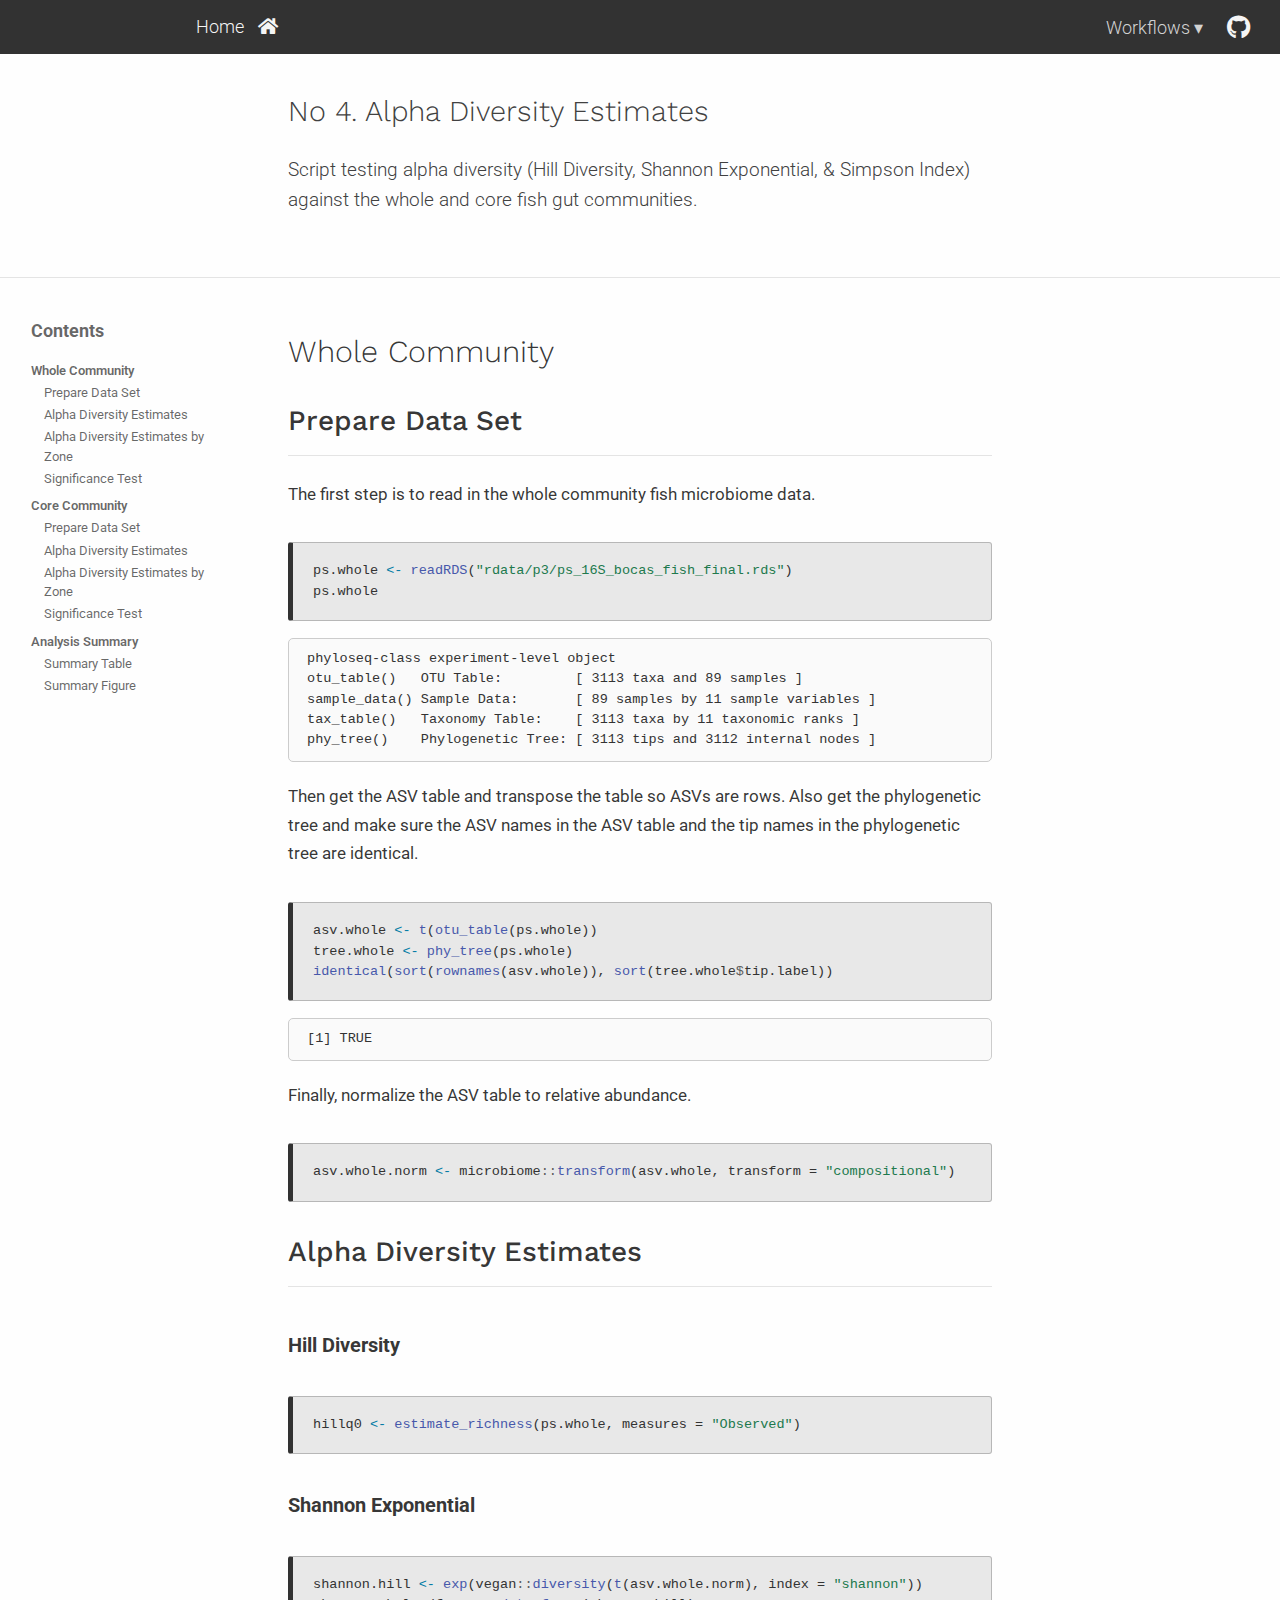
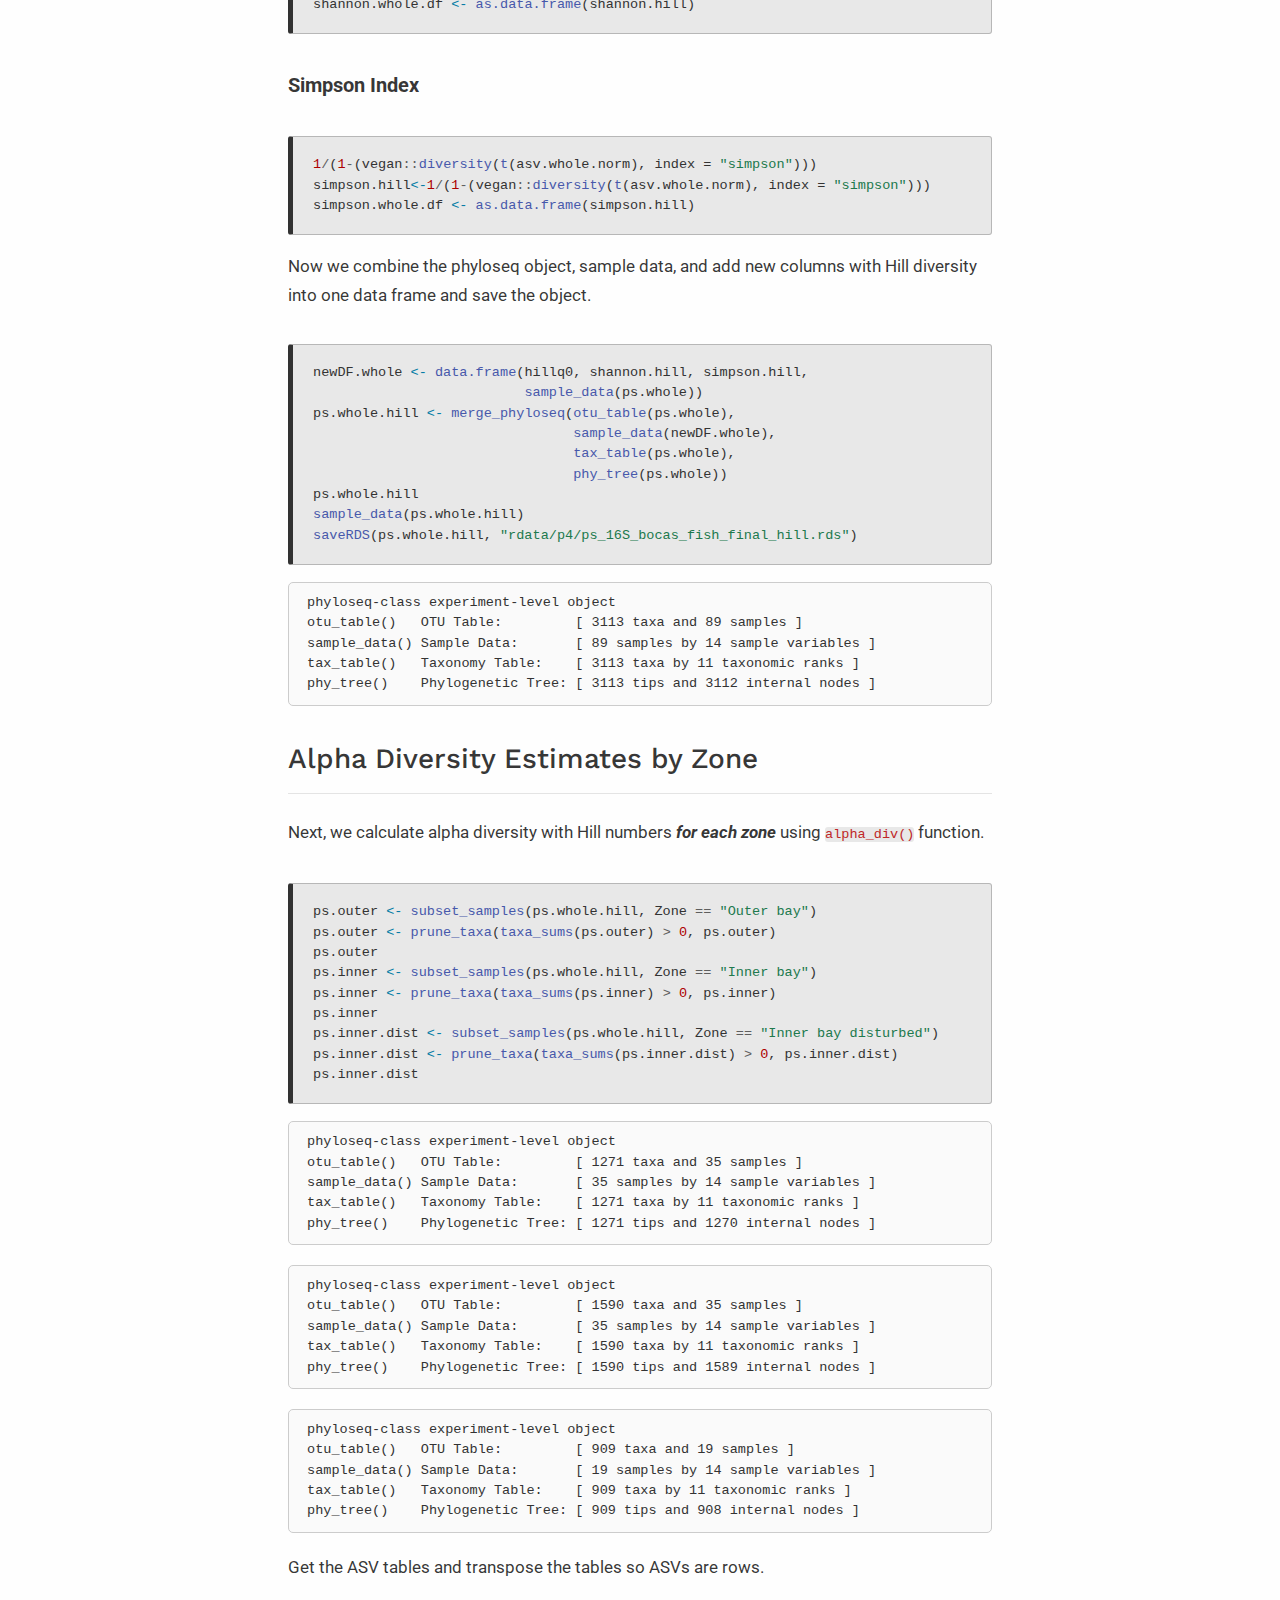
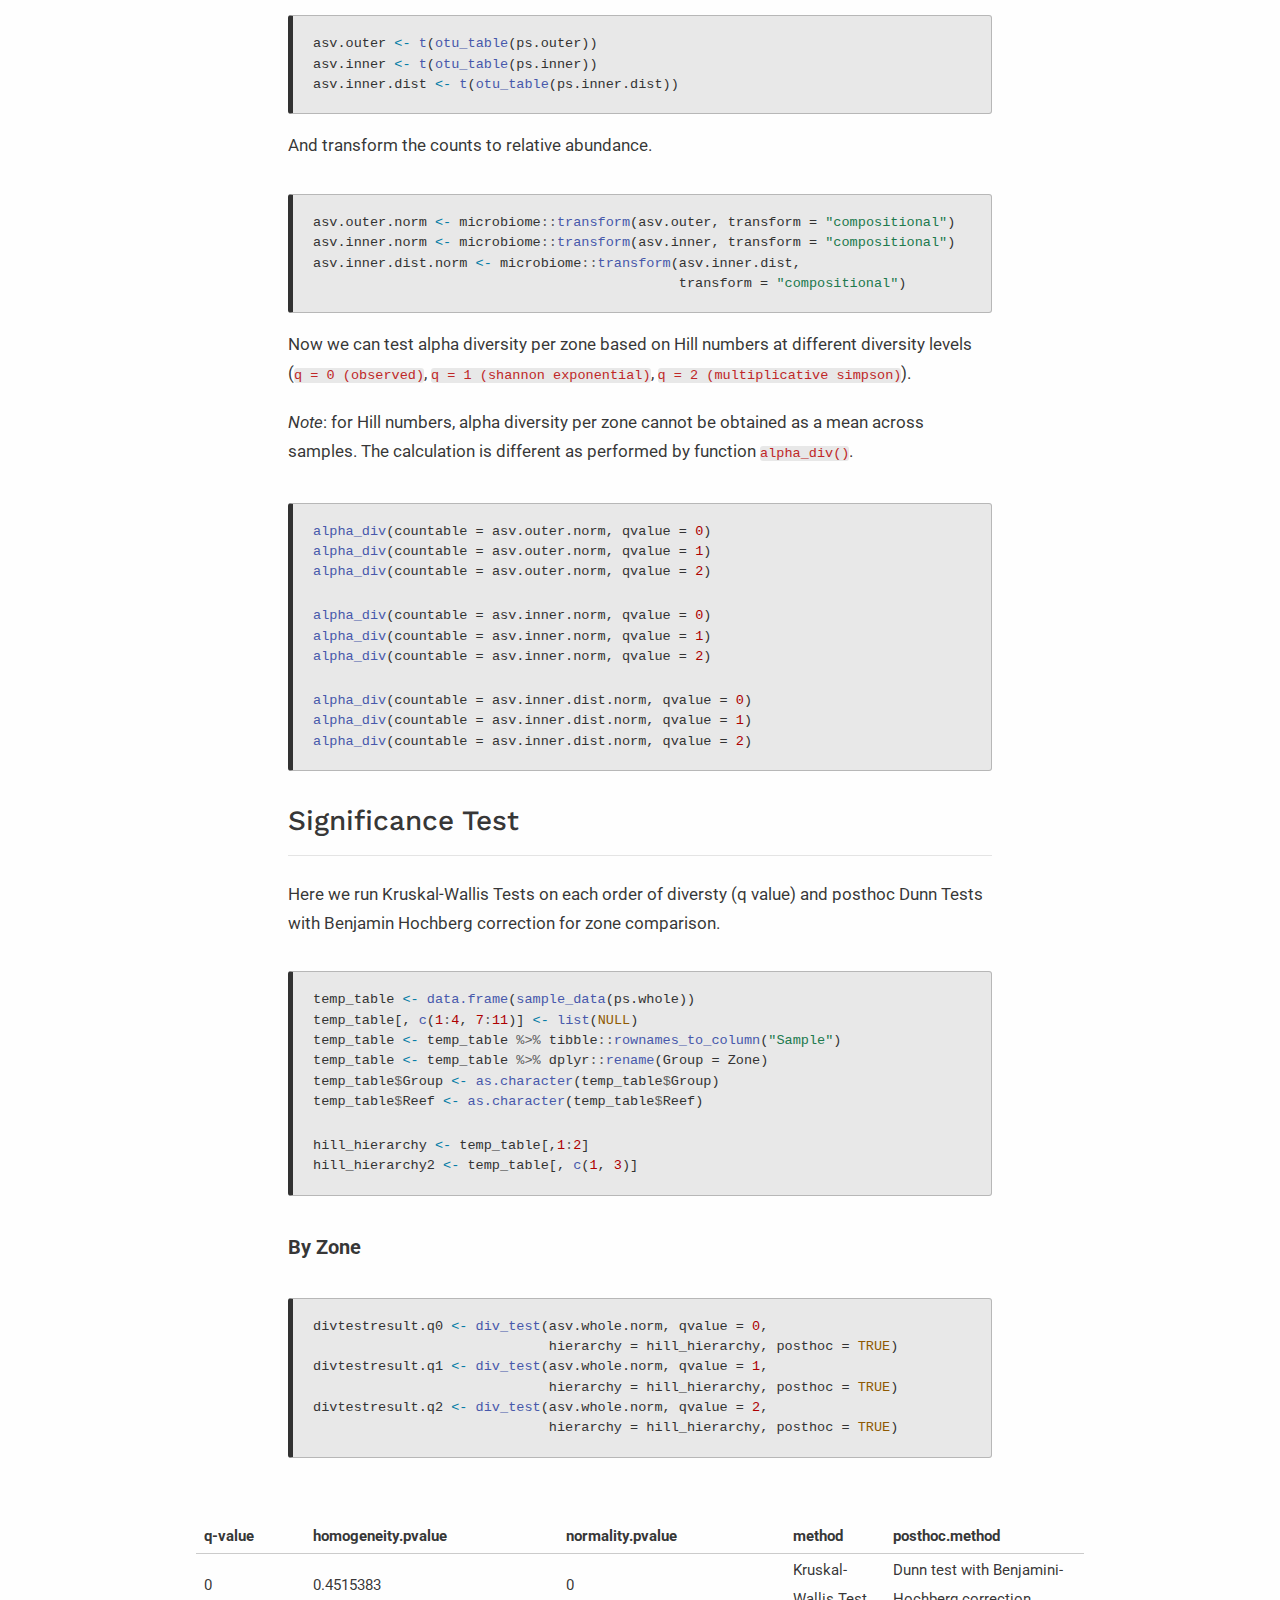
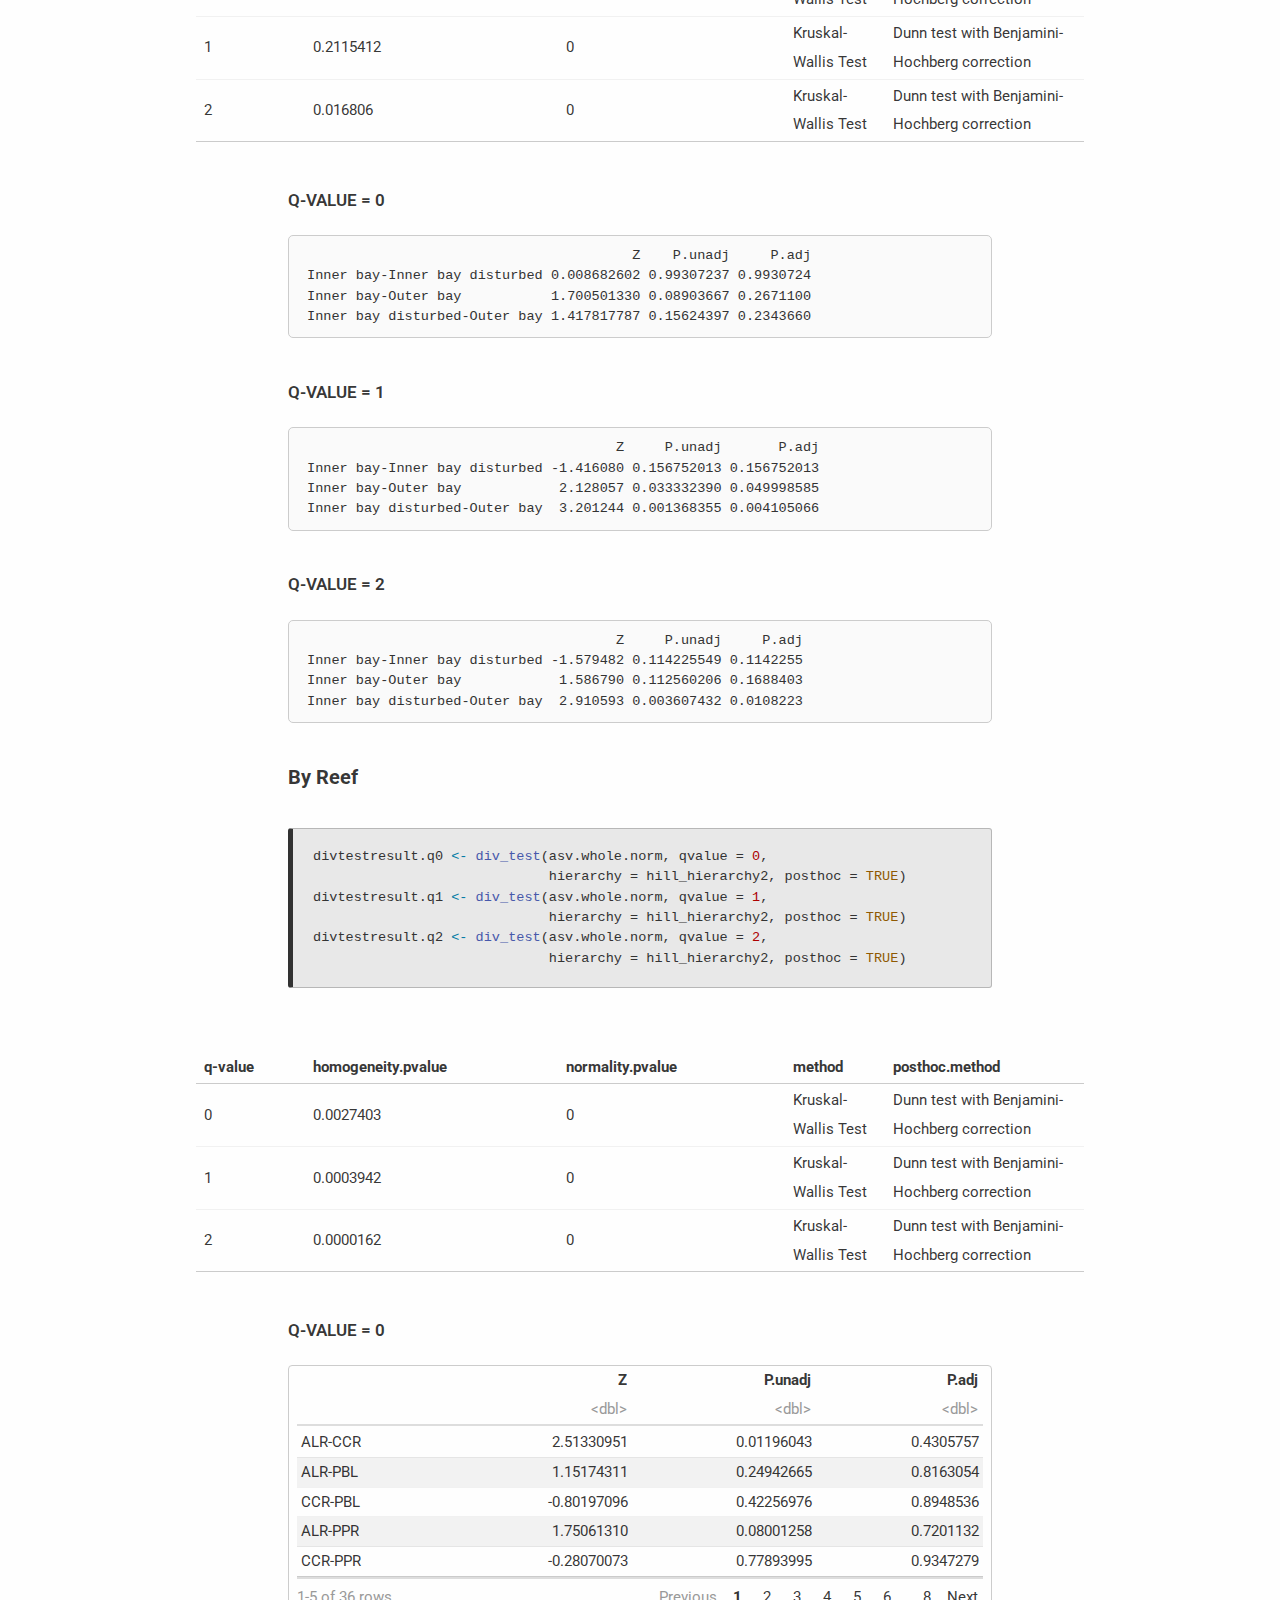
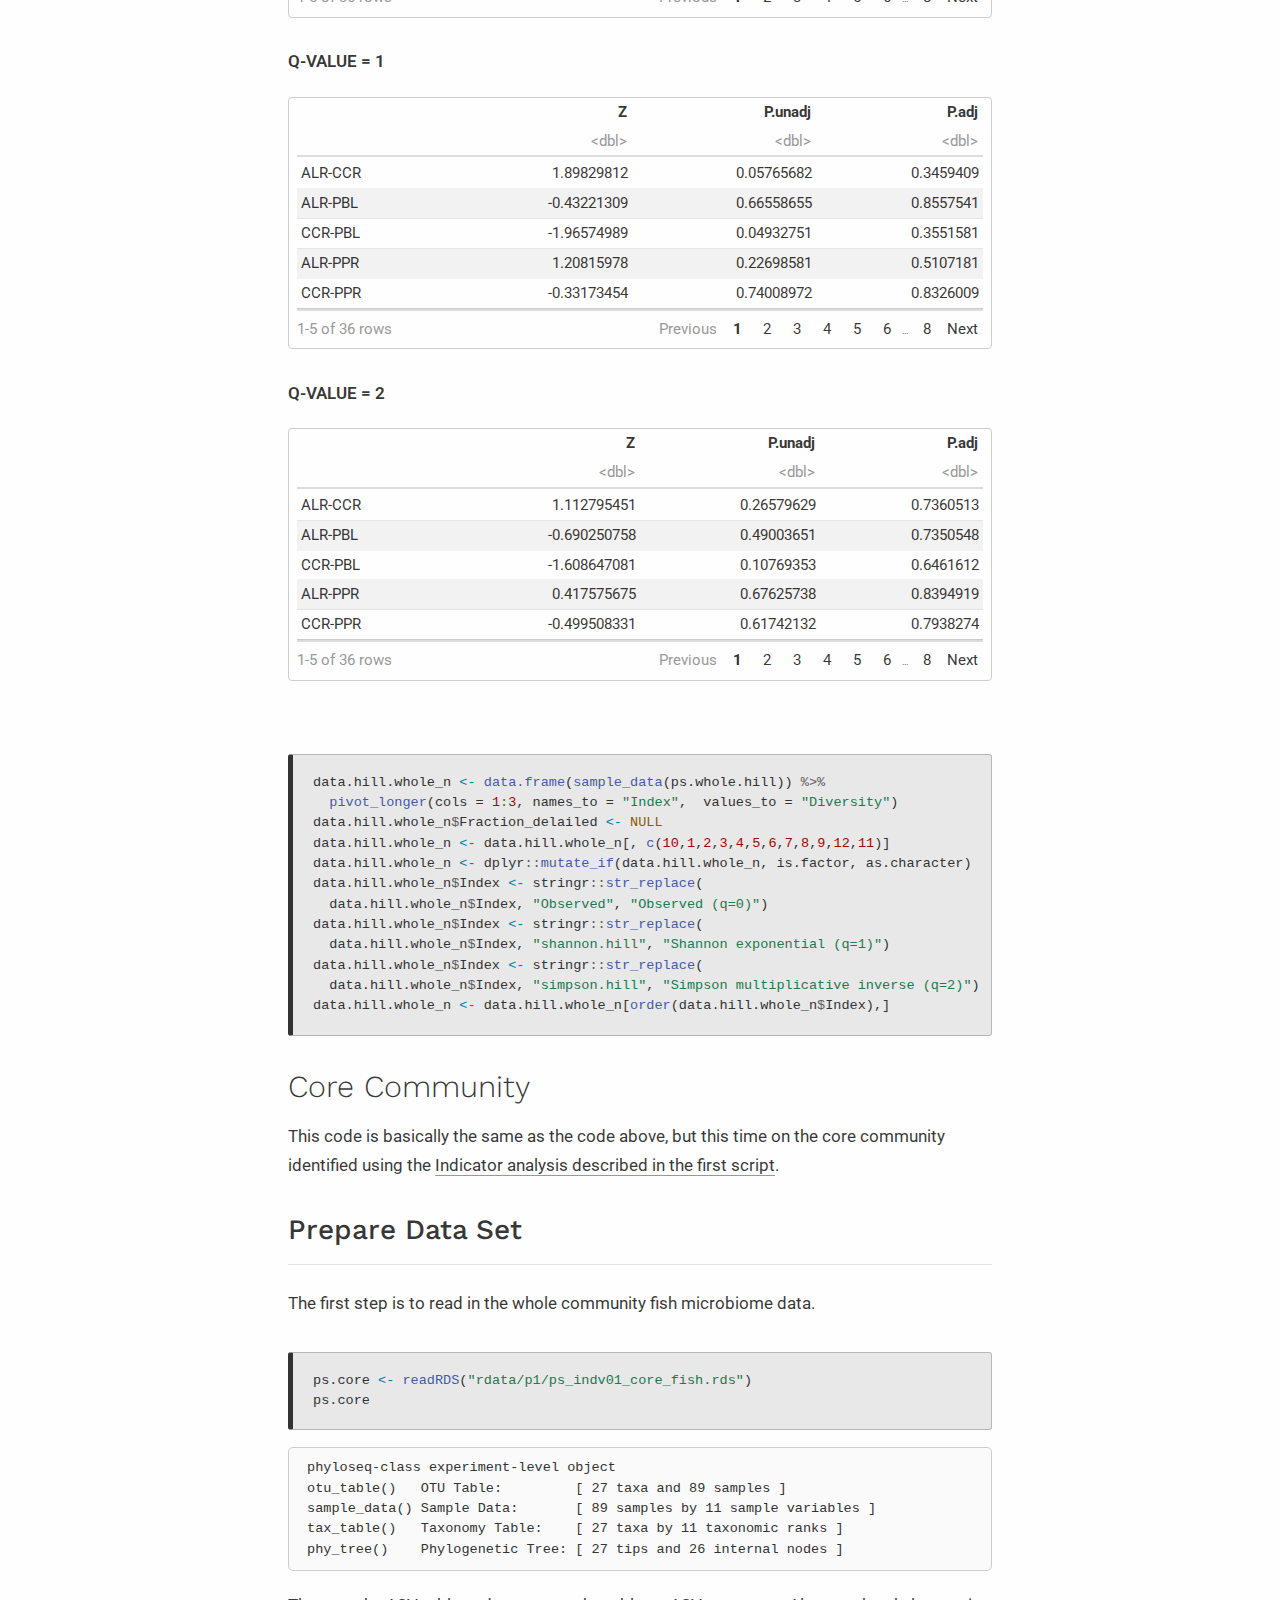
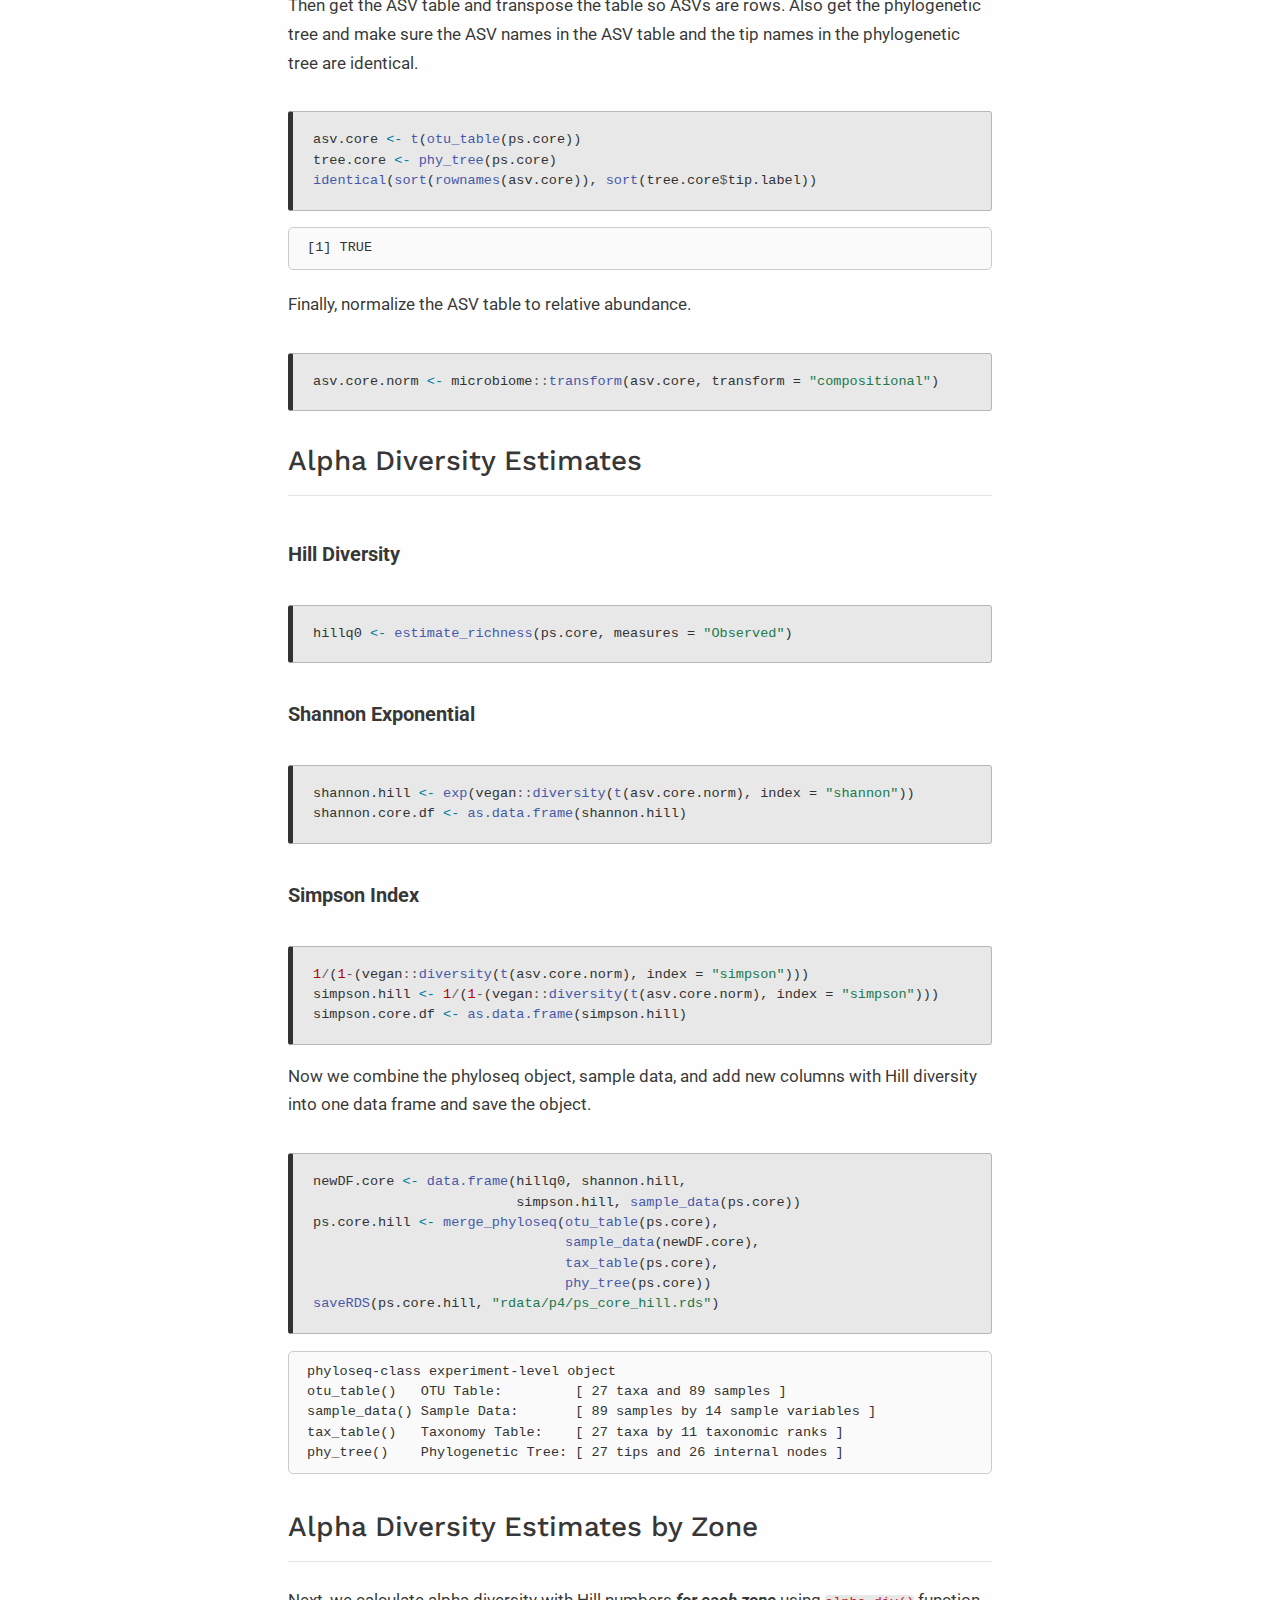
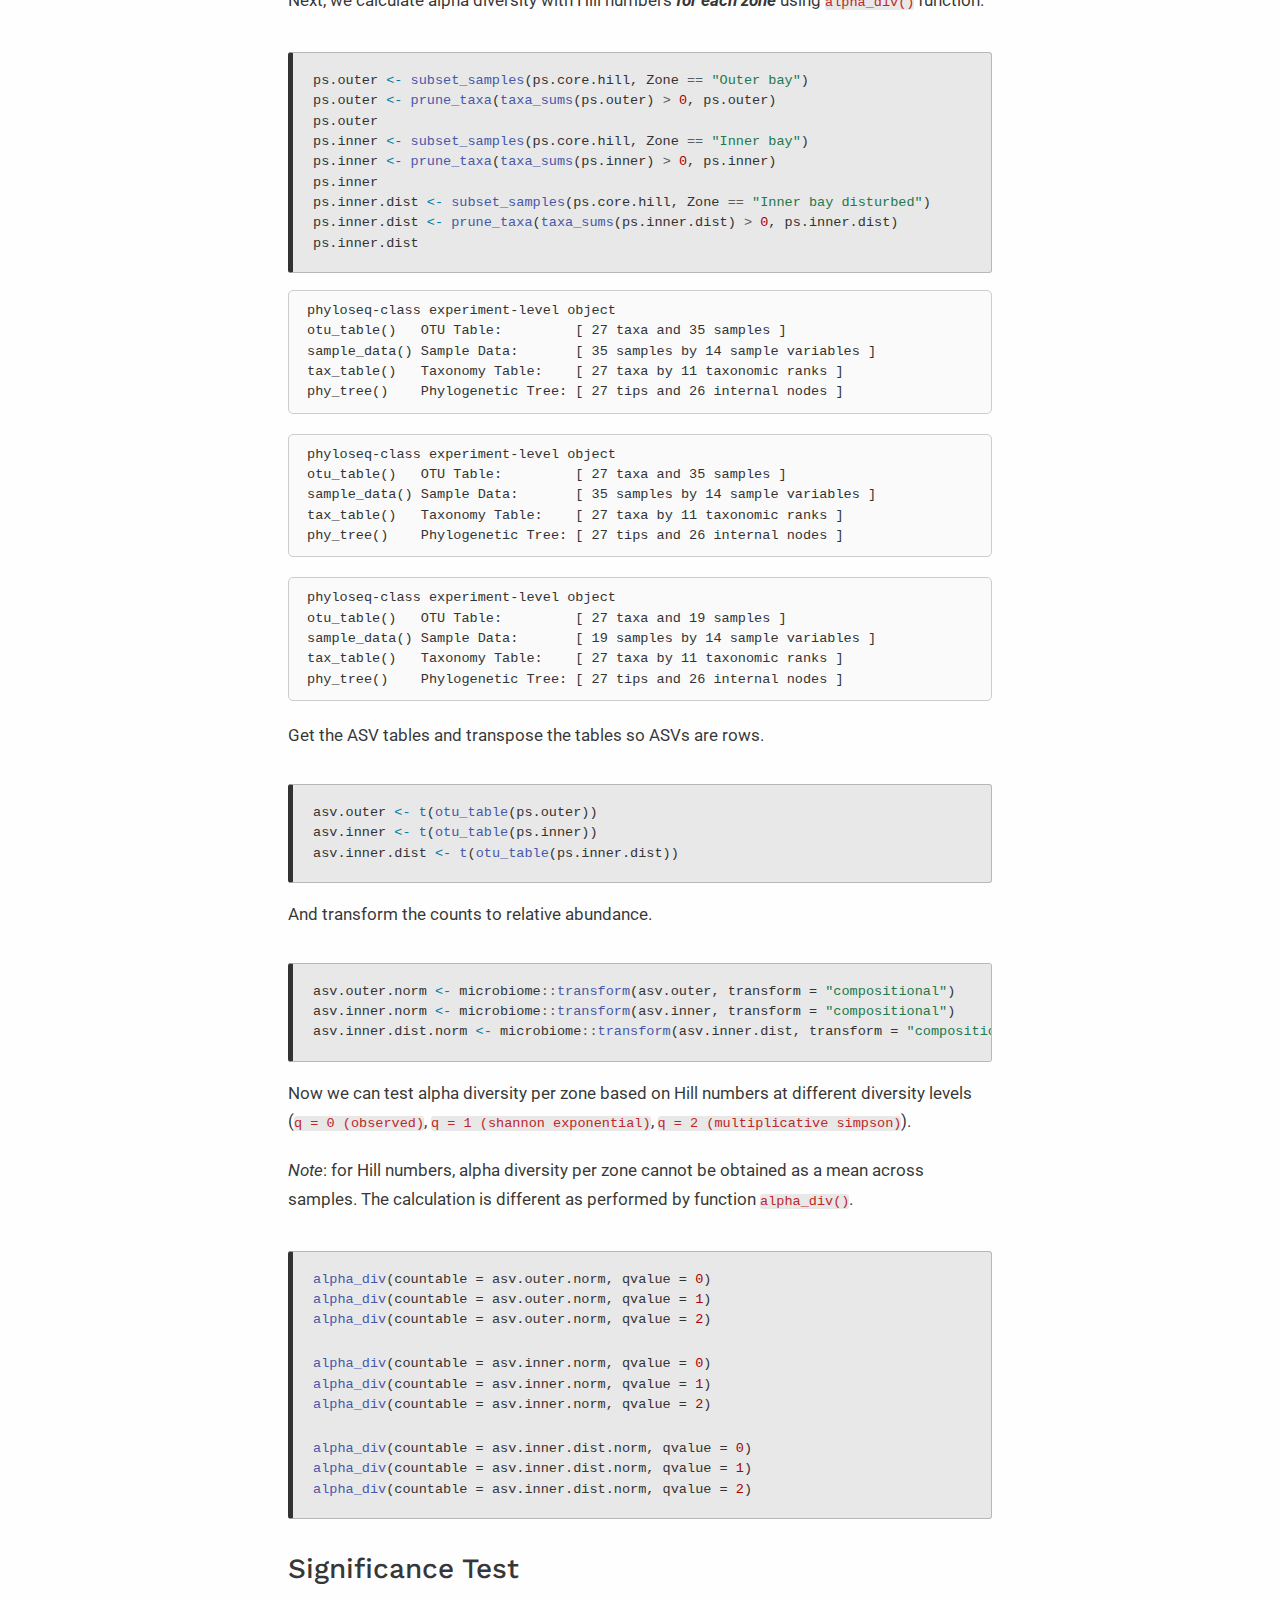
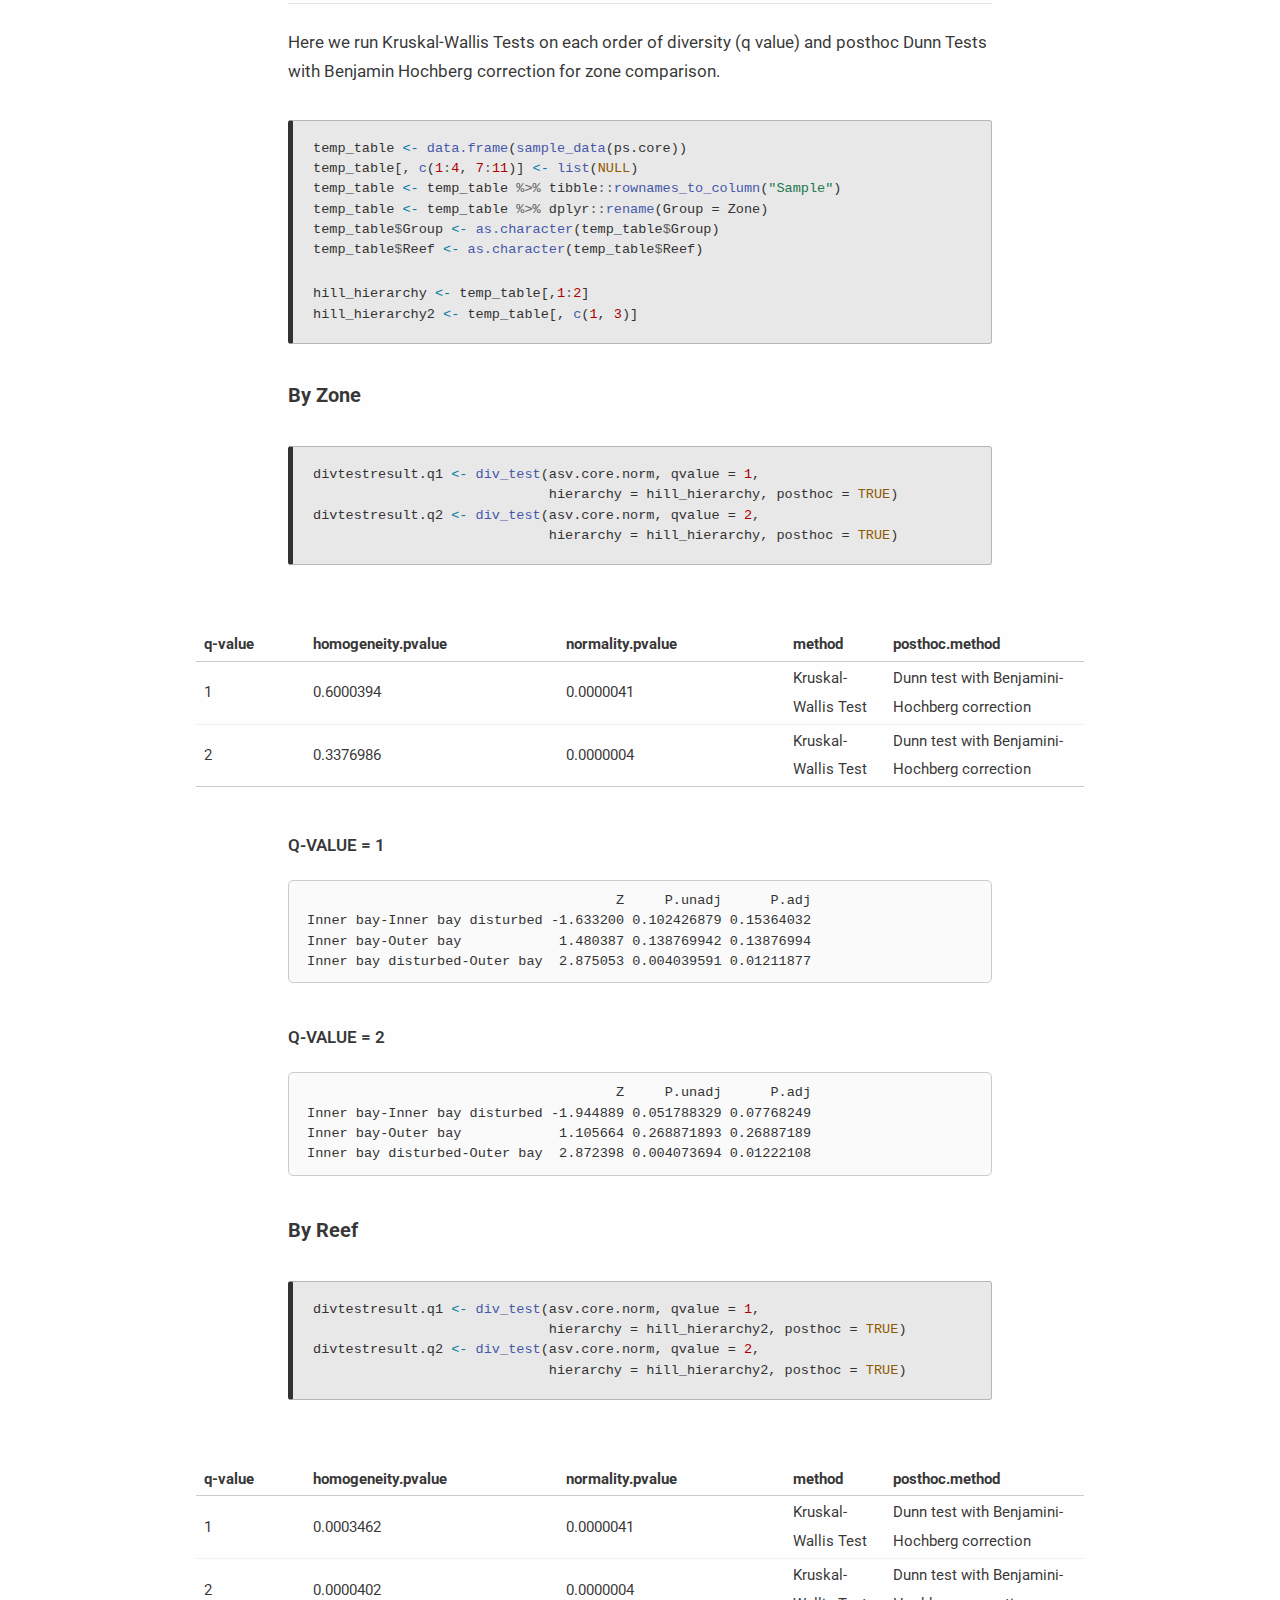
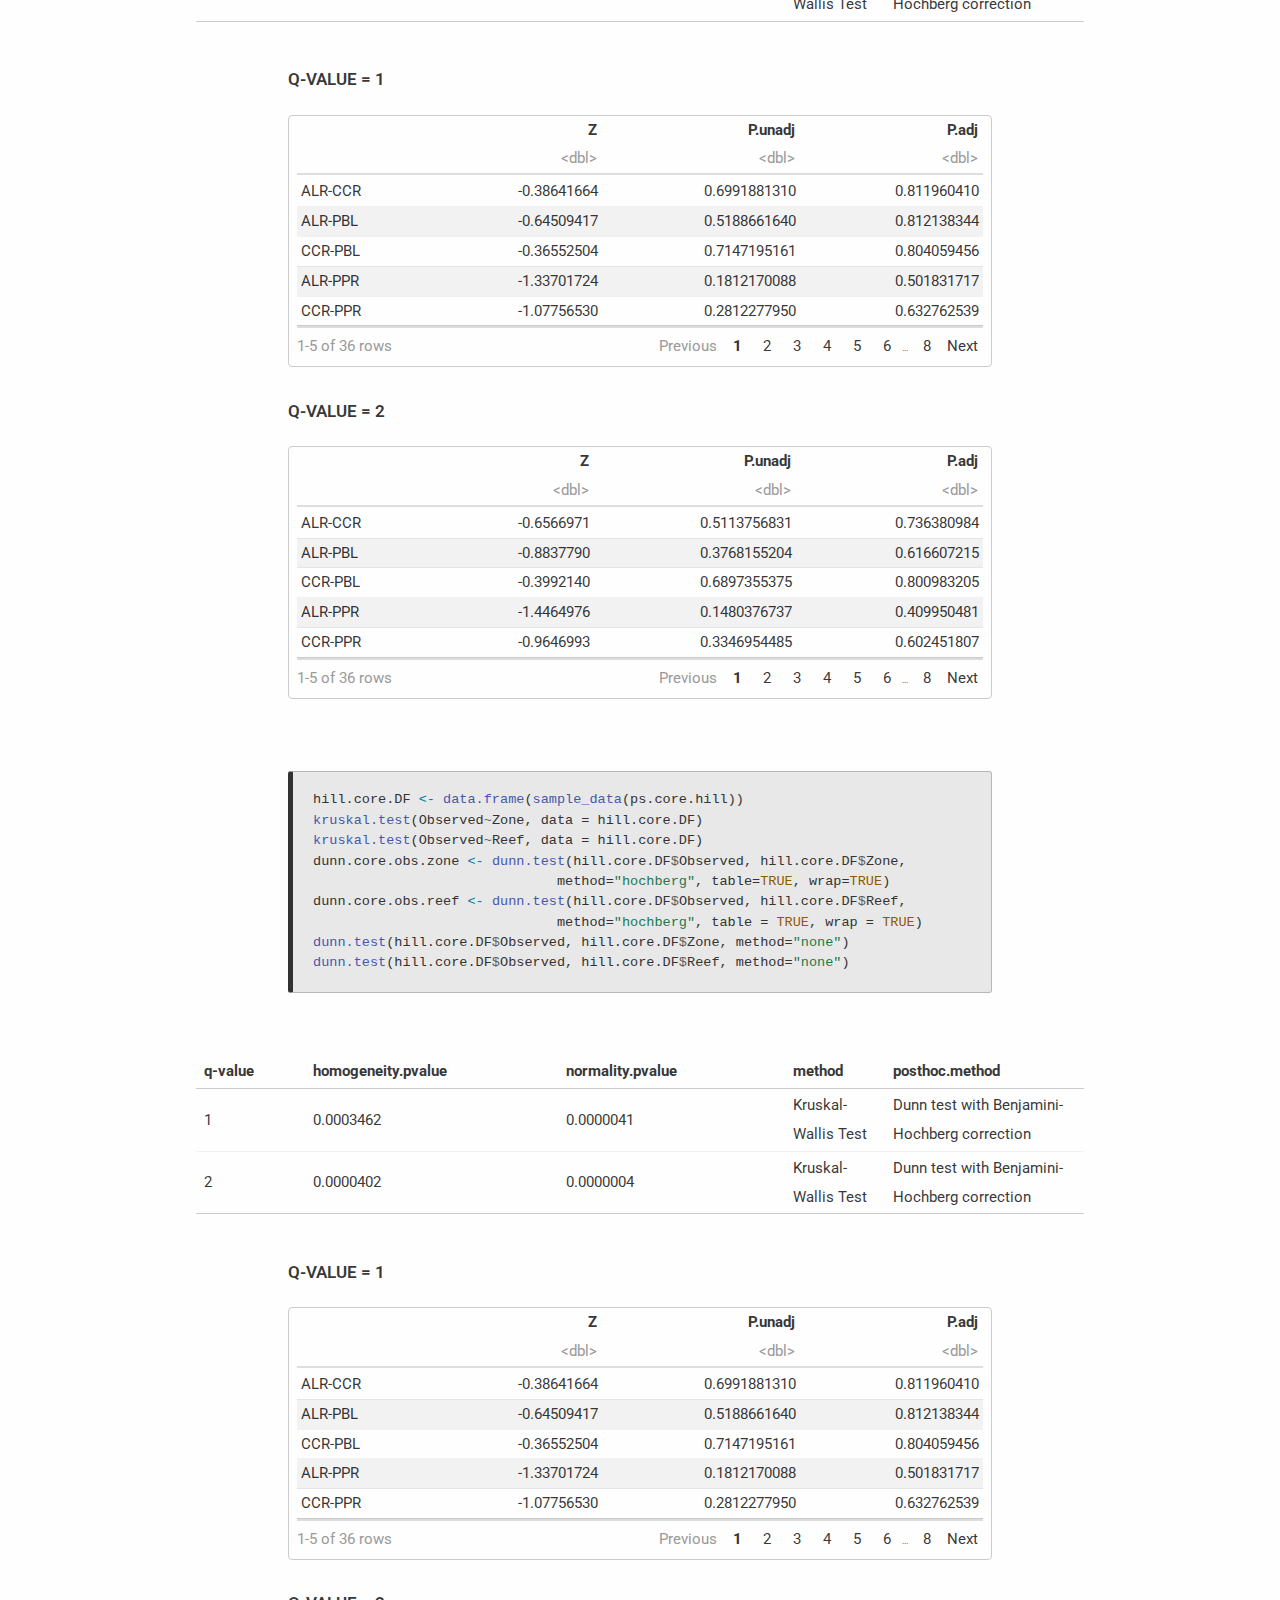
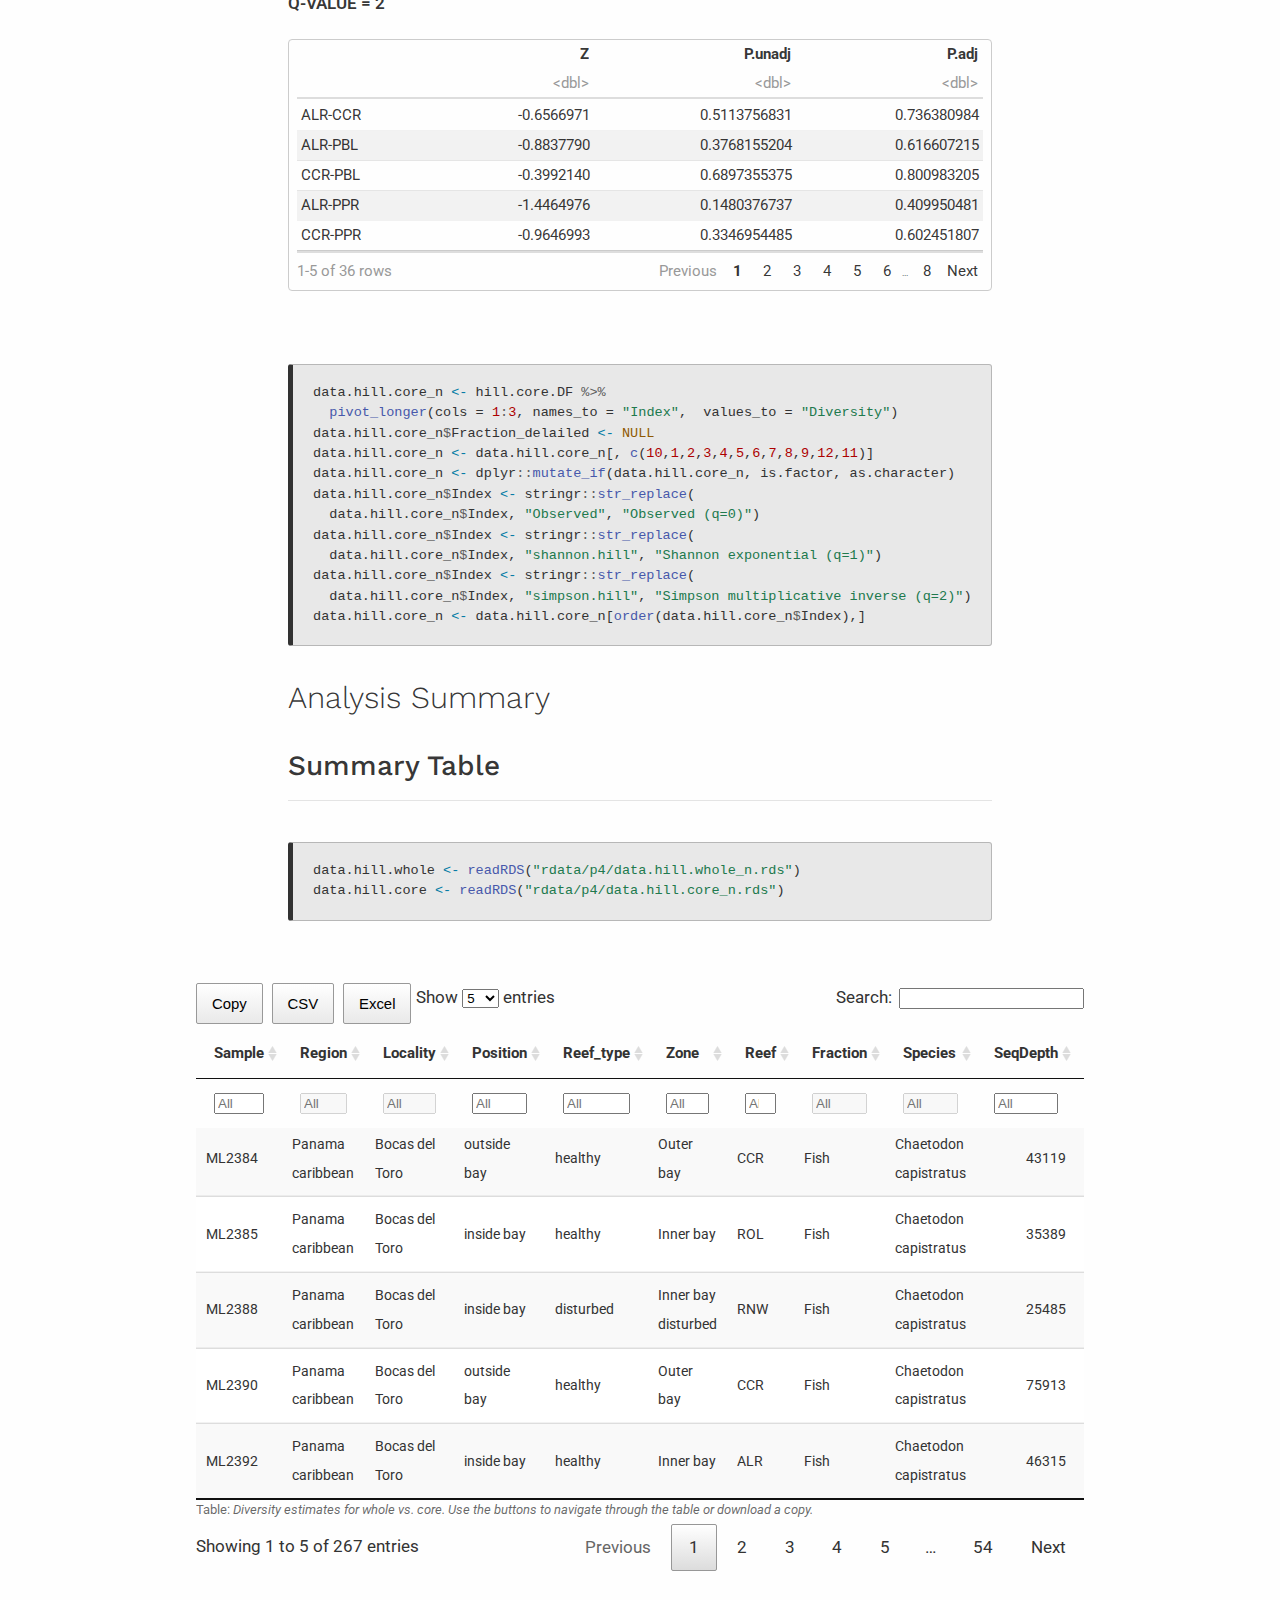
<file: wf4.html>
<!DOCTYPE html>

<html xmlns="http://www.w3.org/1999/xhtml" lang="" xml:lang="">

<head>
  <meta charset="utf-8"/>
  <meta name="viewport" content="width=device-width, initial-scale=1"/>
  <meta http-equiv="X-UA-Compatible" content="IE=Edge,chrome=1"/>
  <meta name="generator" content="distill" />

  <style type="text/css">
  /* Hide doc at startup (prevent jankiness while JS renders/transforms) */
  body {
    visibility: hidden;
  }
  </style>

 <!--radix_placeholder_import_source-->
 <!--/radix_placeholder_import_source-->

<style type="text/css">code{white-space: pre;}</style>
<style type="text/css" data-origin="pandoc">
pre > code.sourceCode { white-space: pre; position: relative; }
pre > code.sourceCode > span { display: inline-block; line-height: 1.25; }
pre > code.sourceCode > span:empty { height: 1.2em; }
.sourceCode { overflow: visible; }
code.sourceCode > span { color: inherit; text-decoration: inherit; }
div.sourceCode { margin: 1em 0; }
pre.sourceCode { margin: 0; }
@media screen {
div.sourceCode { overflow: auto; }
}
@media print {
pre > code.sourceCode { white-space: pre-wrap; }
pre > code.sourceCode > span { text-indent: -5em; padding-left: 5em; }
}
pre.numberSource code
  { counter-reset: source-line 0; }
pre.numberSource code > span
  { position: relative; left: -4em; counter-increment: source-line; }
pre.numberSource code > span > a:first-child::before
  { content: counter(source-line);
    position: relative; left: -1em; text-align: right; vertical-align: baseline;
    border: none; display: inline-block;
    -webkit-touch-callout: none; -webkit-user-select: none;
    -khtml-user-select: none; -moz-user-select: none;
    -ms-user-select: none; user-select: none;
    padding: 0 4px; width: 4em;
    color: #aaaaaa;
  }
pre.numberSource { margin-left: 3em; border-left: 1px solid #aaaaaa;  padding-left: 4px; }
div.sourceCode
  {   }
@media screen {
pre > code.sourceCode > span > a:first-child::before { text-decoration: underline; }
}
code span.al { color: #ad0000; } /* Alert */
code span.an { color: #5e5e5e; } /* Annotation */
code span.at { } /* Attribute */
code span.bn { color: #ad0000; } /* BaseN */
code span.bu { } /* BuiltIn */
code span.cf { color: #007ba5; } /* ControlFlow */
code span.ch { color: #20794d; } /* Char */
code span.cn { color: #8f5902; } /* Constant */
code span.co { color: #5e5e5e; } /* Comment */
code span.cv { color: #5e5e5e; font-style: italic; } /* CommentVar */
code span.do { color: #5e5e5e; font-style: italic; } /* Documentation */
code span.dt { color: #ad0000; } /* DataType */
code span.dv { color: #ad0000; } /* DecVal */
code span.er { color: #ad0000; } /* Error */
code span.ex { } /* Extension */
code span.fl { color: #ad0000; } /* Float */
code span.fu { color: #4758ab; } /* Function */
code span.im { } /* Import */
code span.in { color: #5e5e5e; } /* Information */
code span.kw { color: #007ba5; } /* Keyword */
code span.op { color: #5e5e5e; } /* Operator */
code span.ot { color: #007ba5; } /* Other */
code span.pp { color: #ad0000; } /* Preprocessor */
code span.sc { color: #5e5e5e; } /* SpecialChar */
code span.ss { color: #20794d; } /* SpecialString */
code span.st { color: #20794d; } /* String */
code span.va { color: #111111; } /* Variable */
code span.vs { color: #20794d; } /* VerbatimString */
code span.wa { color: #5e5e5e; font-style: italic; } /* Warning */
</style>


  <!--radix_placeholder_meta_tags-->
  <title>: No 4. Alpha Diversity Estimates</title>

  <meta property="description" itemprop="description" content="Script testing alpha diversity (Hill Diversity, Shannon Exponential, &amp; Simpson Index) against the whole and core fish gut communities."/>

  <link rel="license" href="https://creativecommons.org/licenses/by/4.0/"/>
  <link rel="icon" type="image/vnd.microsoft.icon" href="assets/favicon.ico"/>


  <!--  https://developers.facebook.com/docs/sharing/webmasters#markup -->
  <meta property="og:title" content=": No 4. Alpha Diversity Estimates"/>
  <meta property="og:type" content="article"/>
  <meta property="og:description" content="Script testing alpha diversity (Hill Diversity, Shannon Exponential, &amp; Simpson Index) against the whole and core fish gut communities."/>
  <meta property="og:locale" content="en_US"/>
  <meta property="og:site_name" content=""/>

  <!--  https://dev.twitter.com/cards/types/summary -->
  <meta property="twitter:card" content="summary"/>
  <meta property="twitter:title" content=": No 4. Alpha Diversity Estimates"/>
  <meta property="twitter:description" content="Script testing alpha diversity (Hill Diversity, Shannon Exponential, &amp; Simpson Index) against the whole and core fish gut communities."/>

  <!--/radix_placeholder_meta_tags-->
  <!--radix_placeholder_rmarkdown_metadata-->

  <script type="text/json" id="radix-rmarkdown-metadata">
  {"type":"list","attributes":{"names":{"type":"character","attributes":{},"value":["title","description"]}},"value":[{"type":"character","attributes":{},"value":["No 4. Alpha Diversity Estimates"]},{"type":"character","attributes":{},"value":["Script testing alpha diversity (Hill Diversity, Shannon Exponential, & Simpson Index) against the whole and core fish gut communities.\n"]}]}
  </script>
  <!--/radix_placeholder_rmarkdown_metadata-->
  <!--radix_placeholder_navigation_in_header-->
  <meta name="distill:offset" content=""/>

  <script type="application/javascript">

    window.headroom_prevent_pin = false;

    window.document.addEventListener("DOMContentLoaded", function (event) {

      // initialize headroom for banner
      var header = $('header').get(0);
      var headerHeight = header.offsetHeight;
      var headroom = new Headroom(header, {
        tolerance: 5,
        onPin : function() {
          if (window.headroom_prevent_pin) {
            window.headroom_prevent_pin = false;
            headroom.unpin();
          }
        }
      });
      headroom.init();
      if(window.location.hash)
        headroom.unpin();
      $(header).addClass('headroom--transition');

      // offset scroll location for banner on hash change
      // (see: https://github.com/WickyNilliams/headroom.js/issues/38)
      window.addEventListener("hashchange", function(event) {
        window.scrollTo(0, window.pageYOffset - (headerHeight + 25));
      });

      // responsive menu
      $('.distill-site-header').each(function(i, val) {
        var topnav = $(this);
        var toggle = topnav.find('.nav-toggle');
        toggle.on('click', function() {
          topnav.toggleClass('responsive');
        });
      });

      // nav dropdowns
      $('.nav-dropbtn').click(function(e) {
        $(this).next('.nav-dropdown-content').toggleClass('nav-dropdown-active');
        $(this).parent().siblings('.nav-dropdown')
           .children('.nav-dropdown-content').removeClass('nav-dropdown-active');
      });
      $("body").click(function(e){
        $('.nav-dropdown-content').removeClass('nav-dropdown-active');
      });
      $(".nav-dropdown").click(function(e){
        e.stopPropagation();
      });
    });
  </script>

  <style type="text/css">

  /* Theme (user-documented overrideables for nav appearance) */

  .distill-site-nav {
    color: rgba(255, 255, 255, 0.8);
    background-color: #0F2E3D;
    font-size: 15px;
    font-weight: 300;
  }

  .distill-site-nav a {
    color: inherit;
    text-decoration: none;
  }

  .distill-site-nav a:hover {
    color: white;
  }

  @media print {
    .distill-site-nav {
      display: none;
    }
  }

  .distill-site-header {

  }

  .distill-site-footer {

  }


  /* Site Header */

  .distill-site-header {
    width: 100%;
    box-sizing: border-box;
    z-index: 3;
  }

  .distill-site-header .nav-left {
    display: inline-block;
    margin-left: 8px;
  }

  @media screen and (max-width: 768px) {
    .distill-site-header .nav-left {
      margin-left: 0;
    }
  }


  .distill-site-header .nav-right {
    float: right;
    margin-right: 8px;
  }

  .distill-site-header a,
  .distill-site-header .title {
    display: inline-block;
    text-align: center;
    padding: 14px 10px 14px 10px;
  }

  .distill-site-header .title {
    font-size: 18px;
    min-width: 150px;
  }

  .distill-site-header .logo {
    padding: 0;
  }

  .distill-site-header .logo img {
    display: none;
    max-height: 20px;
    width: auto;
    margin-bottom: -4px;
  }

  .distill-site-header .nav-image img {
    max-height: 18px;
    width: auto;
    display: inline-block;
    margin-bottom: -3px;
  }



  @media screen and (min-width: 1000px) {
    .distill-site-header .logo img {
      display: inline-block;
    }
    .distill-site-header .nav-left {
      margin-left: 20px;
    }
    .distill-site-header .nav-right {
      margin-right: 20px;
    }
    .distill-site-header .title {
      padding-left: 12px;
    }
  }


  .distill-site-header .nav-toggle {
    display: none;
  }

  .nav-dropdown {
    display: inline-block;
    position: relative;
  }

  .nav-dropdown .nav-dropbtn {
    border: none;
    outline: none;
    color: rgba(255, 255, 255, 0.8);
    padding: 16px 10px;
    background-color: transparent;
    font-family: inherit;
    font-size: inherit;
    font-weight: inherit;
    margin: 0;
    margin-top: 1px;
    z-index: 2;
  }

  .nav-dropdown-content {
    display: none;
    position: absolute;
    background-color: white;
    min-width: 200px;
    border: 1px solid rgba(0,0,0,0.15);
    border-radius: 4px;
    box-shadow: 0px 8px 16px 0px rgba(0,0,0,0.1);
    z-index: 1;
    margin-top: 2px;
    white-space: nowrap;
    padding-top: 4px;
    padding-bottom: 4px;
  }

  .nav-dropdown-content hr {
    margin-top: 4px;
    margin-bottom: 4px;
    border: none;
    border-bottom: 1px solid rgba(0, 0, 0, 0.1);
  }

  .nav-dropdown-active {
    display: block;
  }

  .nav-dropdown-content a, .nav-dropdown-content .nav-dropdown-header {
    color: black;
    padding: 6px 24px;
    text-decoration: none;
    display: block;
    text-align: left;
  }

  .nav-dropdown-content .nav-dropdown-header {
    display: block;
    padding: 5px 24px;
    padding-bottom: 0;
    text-transform: uppercase;
    font-size: 14px;
    color: #999999;
    white-space: nowrap;
  }

  .nav-dropdown:hover .nav-dropbtn {
    color: white;
  }

  .nav-dropdown-content a:hover {
    background-color: #ddd;
    color: black;
  }

  .nav-right .nav-dropdown-content {
    margin-left: -45%;
    right: 0;
  }

  @media screen and (max-width: 768px) {
    .distill-site-header a, .distill-site-header .nav-dropdown  {display: none;}
    .distill-site-header a.nav-toggle {
      float: right;
      display: block;
    }
    .distill-site-header .title {
      margin-left: 0;
    }
    .distill-site-header .nav-right {
      margin-right: 0;
    }
    .distill-site-header {
      overflow: hidden;
    }
    .nav-right .nav-dropdown-content {
      margin-left: 0;
    }
  }


  @media screen and (max-width: 768px) {
    .distill-site-header.responsive {position: relative; min-height: 500px; }
    .distill-site-header.responsive a.nav-toggle {
      position: absolute;
      right: 0;
      top: 0;
    }
    .distill-site-header.responsive a,
    .distill-site-header.responsive .nav-dropdown {
      display: block;
      text-align: left;
    }
    .distill-site-header.responsive .nav-left,
    .distill-site-header.responsive .nav-right {
      width: 100%;
    }
    .distill-site-header.responsive .nav-dropdown {float: none;}
    .distill-site-header.responsive .nav-dropdown-content {position: relative;}
    .distill-site-header.responsive .nav-dropdown .nav-dropbtn {
      display: block;
      width: 100%;
      text-align: left;
    }
  }

  /* Site Footer */

  .distill-site-footer {
    width: 100%;
    overflow: hidden;
    box-sizing: border-box;
    z-index: 3;
    margin-top: 30px;
    padding-top: 30px;
    padding-bottom: 30px;
    text-align: center;
  }

  /* Headroom */

  d-title {
    padding-top: 6rem;
  }

  @media print {
    d-title {
      padding-top: 4rem;
    }
  }

  .headroom {
    z-index: 1000;
    position: fixed;
    top: 0;
    left: 0;
    right: 0;
  }

  .headroom--transition {
    transition: all .4s ease-in-out;
  }

  .headroom--unpinned {
    top: -100px;
  }

  .headroom--pinned {
    top: 0;
  }

  /* adjust viewport for navbar height */
  /* helps vertically center bootstrap (non-distill) content */
  .min-vh-100 {
    min-height: calc(100vh - 100px) !important;
  }

  </style>

  <script src="site_libs/jquery-3.6.0/jquery-3.6.0.min.js"></script>
  <link href="site_libs/font-awesome-5.1.0/css/all.css" rel="stylesheet"/>
  <link href="site_libs/font-awesome-5.1.0/css/v4-shims.css" rel="stylesheet"/>
  <script src="site_libs/headroom-0.9.4/headroom.min.js"></script>
  <!--/radix_placeholder_navigation_in_header-->
  <!--radix_placeholder_distill-->

  <style type="text/css">

  body {
    background-color: white;
  }

  .pandoc-table {
    width: 100%;
  }

  .pandoc-table>caption {
    margin-bottom: 10px;
  }

  .pandoc-table th:not([align]) {
    text-align: left;
  }

  .pagedtable-footer {
    font-size: 15px;
  }

  d-byline .byline {
    grid-template-columns: 2fr 2fr;
  }

  d-byline .byline h3 {
    margin-block-start: 1.5em;
  }

  d-byline .byline .authors-affiliations h3 {
    margin-block-start: 0.5em;
  }

  .authors-affiliations .orcid-id {
    width: 16px;
    height:16px;
    margin-left: 4px;
    margin-right: 4px;
    vertical-align: middle;
    padding-bottom: 2px;
  }

  d-title .dt-tags {
    margin-top: 1em;
    grid-column: text;
  }

  .dt-tags .dt-tag {
    text-decoration: none;
    display: inline-block;
    color: rgba(0,0,0,0.6);
    padding: 0em 0.4em;
    margin-right: 0.5em;
    margin-bottom: 0.4em;
    font-size: 70%;
    border: 1px solid rgba(0,0,0,0.2);
    border-radius: 3px;
    text-transform: uppercase;
    font-weight: 500;
  }

  d-article table.gt_table td,
  d-article table.gt_table th {
    border-bottom: none;
  }

  .html-widget {
    margin-bottom: 2.0em;
  }

  .l-screen-inset {
    padding-right: 16px;
  }

  .l-screen .caption {
    margin-left: 10px;
  }

  .shaded {
    background: rgb(247, 247, 247);
    padding-top: 20px;
    padding-bottom: 20px;
    border-top: 1px solid rgba(0, 0, 0, 0.1);
    border-bottom: 1px solid rgba(0, 0, 0, 0.1);
  }

  .shaded .html-widget {
    margin-bottom: 0;
    border: 1px solid rgba(0, 0, 0, 0.1);
  }

  .shaded .shaded-content {
    background: white;
  }

  .text-output {
    margin-top: 0;
    line-height: 1.5em;
  }

  .hidden {
    display: none !important;
  }

  d-article {
    padding-top: 2.5rem;
    padding-bottom: 30px;
  }

  d-appendix {
    padding-top: 30px;
  }

  d-article>p>img {
    width: 100%;
  }

  d-article h2 {
    margin: 1rem 0 1.5rem 0;
  }

  d-article h3 {
    margin-top: 1.5rem;
  }

  d-article iframe {
    border: 1px solid rgba(0, 0, 0, 0.1);
    margin-bottom: 2.0em;
    width: 100%;
  }

  /* Tweak code blocks */

  d-article div.sourceCode code,
  d-article pre code {
    font-family: Consolas, Monaco, 'Andale Mono', 'Ubuntu Mono', monospace;
  }

  d-article pre,
  d-article div.sourceCode,
  d-article div.sourceCode pre {
    overflow: auto;
  }

  d-article div.sourceCode {
    background-color: white;
  }

  d-article div.sourceCode pre {
    padding-left: 10px;
    font-size: 12px;
    border-left: 2px solid rgba(0,0,0,0.1);
  }

  d-article pre {
    font-size: 12px;
    color: black;
    background: none;
    margin-top: 0;
    text-align: left;
    white-space: pre;
    word-spacing: normal;
    word-break: normal;
    word-wrap: normal;
    line-height: 1.5;

    -moz-tab-size: 4;
    -o-tab-size: 4;
    tab-size: 4;

    -webkit-hyphens: none;
    -moz-hyphens: none;
    -ms-hyphens: none;
    hyphens: none;
  }

  d-article pre a {
    border-bottom: none;
  }

  d-article pre a:hover {
    border-bottom: none;
    text-decoration: underline;
  }

  d-article details {
    grid-column: text;
    margin-bottom: 0.8em;
  }

  @media(min-width: 768px) {

  d-article pre,
  d-article div.sourceCode,
  d-article div.sourceCode pre {
    overflow: visible !important;
  }

  d-article div.sourceCode pre {
    padding-left: 18px;
    font-size: 14px;
  }

  d-article pre {
    font-size: 14px;
  }

  }

  figure img.external {
    background: white;
    border: 1px solid rgba(0, 0, 0, 0.1);
    box-shadow: 0 1px 8px rgba(0, 0, 0, 0.1);
    padding: 18px;
    box-sizing: border-box;
  }

  /* CSS for d-contents */

  .d-contents {
    grid-column: text;
    color: rgba(0,0,0,0.8);
    font-size: 0.9em;
    padding-bottom: 1em;
    margin-bottom: 1em;
    padding-bottom: 0.5em;
    margin-bottom: 1em;
    padding-left: 0.25em;
    justify-self: start;
  }

  @media(min-width: 1000px) {
    .d-contents.d-contents-float {
      height: 0;
      grid-column-start: 1;
      grid-column-end: 4;
      justify-self: center;
      padding-right: 3em;
      padding-left: 2em;
    }
  }

  .d-contents nav h3 {
    font-size: 18px;
    margin-top: 0;
    margin-bottom: 1em;
  }

  .d-contents li {
    list-style-type: none
  }

  .d-contents nav > ul {
    padding-left: 0;
  }

  .d-contents ul {
    padding-left: 1em
  }

  .d-contents nav ul li {
    margin-top: 0.6em;
    margin-bottom: 0.2em;
  }

  .d-contents nav a {
    font-size: 13px;
    border-bottom: none;
    text-decoration: none
    color: rgba(0, 0, 0, 0.8);
  }

  .d-contents nav a:hover {
    text-decoration: underline solid rgba(0, 0, 0, 0.6)
  }

  .d-contents nav > ul > li > a {
    font-weight: 600;
  }

  .d-contents nav > ul > li > ul {
    font-weight: inherit;
  }

  .d-contents nav > ul > li > ul > li {
    margin-top: 0.2em;
  }


  .d-contents nav ul {
    margin-top: 0;
    margin-bottom: 0.25em;
  }

  .d-article-with-toc h2:nth-child(2) {
    margin-top: 0;
  }


  /* Figure */

  .figure {
    position: relative;
    margin-bottom: 2.5em;
    margin-top: 1.5em;
  }

  .figure img {
    width: 100%;
  }

  .figure .caption {
    color: rgba(0, 0, 0, 0.6);
    font-size: 12px;
    line-height: 1.5em;
  }

  .figure img.external {
    background: white;
    border: 1px solid rgba(0, 0, 0, 0.1);
    box-shadow: 0 1px 8px rgba(0, 0, 0, 0.1);
    padding: 18px;
    box-sizing: border-box;
  }

  .figure .caption a {
    color: rgba(0, 0, 0, 0.6);
  }

  .figure .caption b,
  .figure .caption strong, {
    font-weight: 600;
    color: rgba(0, 0, 0, 1.0);
  }

  /* Citations */

  d-article .citation {
    color: inherit;
    cursor: inherit;
  }

  div.hanging-indent{
    margin-left: 1em; text-indent: -1em;
  }

  /* Citation hover box */

  .tippy-box[data-theme~=light-border] {
    background-color: rgba(250, 250, 250, 0.95);
  }

  .tippy-content > p {
    margin-bottom: 0;
    padding: 2px;
  }


  /* Tweak 1000px media break to show more text */

  @media(min-width: 1000px) {
    .base-grid,
    distill-header,
    d-title,
    d-abstract,
    d-article,
    d-appendix,
    distill-appendix,
    d-byline,
    d-footnote-list,
    d-citation-list,
    distill-footer {
      grid-template-columns: [screen-start] 1fr [page-start kicker-start] 80px [middle-start] 50px [text-start kicker-end] 65px 65px 65px 65px 65px 65px 65px 65px [text-end gutter-start] 65px [middle-end] 65px [page-end gutter-end] 1fr [screen-end];
      grid-column-gap: 16px;
    }

    .grid {
      grid-column-gap: 16px;
    }

    d-article {
      font-size: 1.06rem;
      line-height: 1.7em;
    }
    figure .caption, .figure .caption, figure figcaption {
      font-size: 13px;
    }
  }

  @media(min-width: 1180px) {
    .base-grid,
    distill-header,
    d-title,
    d-abstract,
    d-article,
    d-appendix,
    distill-appendix,
    d-byline,
    d-footnote-list,
    d-citation-list,
    distill-footer {
      grid-template-columns: [screen-start] 1fr [page-start kicker-start] 60px [middle-start] 60px [text-start kicker-end] 60px 60px 60px 60px 60px 60px 60px 60px [text-end gutter-start] 60px [middle-end] 60px [page-end gutter-end] 1fr [screen-end];
      grid-column-gap: 32px;
    }

    .grid {
      grid-column-gap: 32px;
    }
  }


  /* Get the citation styles for the appendix (not auto-injected on render since
     we do our own rendering of the citation appendix) */

  d-appendix .citation-appendix,
  .d-appendix .citation-appendix {
    font-size: 11px;
    line-height: 15px;
    border-left: 1px solid rgba(0, 0, 0, 0.1);
    padding-left: 18px;
    border: 1px solid rgba(0,0,0,0.1);
    background: rgba(0, 0, 0, 0.02);
    padding: 10px 18px;
    border-radius: 3px;
    color: rgba(150, 150, 150, 1);
    overflow: hidden;
    margin-top: -12px;
    white-space: pre-wrap;
    word-wrap: break-word;
  }

  /* Include appendix styles here so they can be overridden */

  d-appendix {
    contain: layout style;
    font-size: 0.8em;
    line-height: 1.7em;
    margin-top: 60px;
    margin-bottom: 0;
    border-top: 1px solid rgba(0, 0, 0, 0.1);
    color: rgba(0,0,0,0.5);
    padding-top: 60px;
    padding-bottom: 48px;
  }

  d-appendix h3 {
    grid-column: page-start / text-start;
    font-size: 15px;
    font-weight: 500;
    margin-top: 1em;
    margin-bottom: 0;
    color: rgba(0,0,0,0.65);
  }

  d-appendix h3 + * {
    margin-top: 1em;
  }

  d-appendix ol {
    padding: 0 0 0 15px;
  }

  @media (min-width: 768px) {
    d-appendix ol {
      padding: 0 0 0 30px;
      margin-left: -30px;
    }
  }

  d-appendix li {
    margin-bottom: 1em;
  }

  d-appendix a {
    color: rgba(0, 0, 0, 0.6);
  }

  d-appendix > * {
    grid-column: text;
  }

  d-appendix > d-footnote-list,
  d-appendix > d-citation-list,
  d-appendix > distill-appendix {
    grid-column: screen;
  }

  /* Include footnote styles here so they can be overridden */

  d-footnote-list {
    contain: layout style;
  }

  d-footnote-list > * {
    grid-column: text;
  }

  d-footnote-list a.footnote-backlink {
    color: rgba(0,0,0,0.3);
    padding-left: 0.5em;
  }



  /* Anchor.js */

  .anchorjs-link {
    /*transition: all .25s linear; */
    text-decoration: none;
    border-bottom: none;
  }
  *:hover > .anchorjs-link {
    margin-left: -1.125em !important;
    text-decoration: none;
    border-bottom: none;
  }

  /* Social footer */

  .social_footer {
    margin-top: 30px;
    margin-bottom: 0;
    color: rgba(0,0,0,0.67);
  }

  .disqus-comments {
    margin-right: 30px;
  }

  .disqus-comment-count {
    border-bottom: 1px solid rgba(0, 0, 0, 0.4);
    cursor: pointer;
  }

  #disqus_thread {
    margin-top: 30px;
  }

  .article-sharing a {
    border-bottom: none;
    margin-right: 8px;
  }

  .article-sharing a:hover {
    border-bottom: none;
  }

  .sidebar-section.subscribe {
    font-size: 12px;
    line-height: 1.6em;
  }

  .subscribe p {
    margin-bottom: 0.5em;
  }


  .article-footer .subscribe {
    font-size: 15px;
    margin-top: 45px;
  }


  .sidebar-section.custom {
    font-size: 12px;
    line-height: 1.6em;
  }

  .custom p {
    margin-bottom: 0.5em;
  }

  /* Styles for listing layout (hide title) */
  .layout-listing d-title, .layout-listing .d-title {
    display: none;
  }

  /* Styles for posts lists (not auto-injected) */


  .posts-with-sidebar {
    padding-left: 45px;
    padding-right: 45px;
  }

  .posts-list .description h2,
  .posts-list .description p {
    font-family: -apple-system, BlinkMacSystemFont, "Segoe UI", Roboto, Oxygen, Ubuntu, Cantarell, "Fira Sans", "Droid Sans", "Helvetica Neue", Arial, sans-serif;
  }

  .posts-list .description h2 {
    font-weight: 700;
    border-bottom: none;
    padding-bottom: 0;
  }

  .posts-list h2.post-tag {
    border-bottom: 1px solid rgba(0, 0, 0, 0.2);
    padding-bottom: 12px;
  }
  .posts-list {
    margin-top: 60px;
    margin-bottom: 24px;
  }

  .posts-list .post-preview {
    text-decoration: none;
    overflow: hidden;
    display: block;
    border-bottom: 1px solid rgba(0, 0, 0, 0.1);
    padding: 24px 0;
  }

  .post-preview-last {
    border-bottom: none !important;
  }

  .posts-list .posts-list-caption {
    grid-column: screen;
    font-weight: 400;
  }

  .posts-list .post-preview h2 {
    margin: 0 0 6px 0;
    line-height: 1.2em;
    font-style: normal;
    font-size: 24px;
  }

  .posts-list .post-preview p {
    margin: 0 0 12px 0;
    line-height: 1.4em;
    font-size: 16px;
  }

  .posts-list .post-preview .thumbnail {
    box-sizing: border-box;
    margin-bottom: 24px;
    position: relative;
    max-width: 500px;
  }
  .posts-list .post-preview img {
    width: 100%;
    display: block;
  }

  .posts-list .metadata {
    font-size: 12px;
    line-height: 1.4em;
    margin-bottom: 18px;
  }

  .posts-list .metadata > * {
    display: inline-block;
  }

  .posts-list .metadata .publishedDate {
    margin-right: 2em;
  }

  .posts-list .metadata .dt-authors {
    display: block;
    margin-top: 0.3em;
    margin-right: 2em;
  }

  .posts-list .dt-tags {
    display: block;
    line-height: 1em;
  }

  .posts-list .dt-tags .dt-tag {
    display: inline-block;
    color: rgba(0,0,0,0.6);
    padding: 0.3em 0.4em;
    margin-right: 0.2em;
    margin-bottom: 0.4em;
    font-size: 60%;
    border: 1px solid rgba(0,0,0,0.2);
    border-radius: 3px;
    text-transform: uppercase;
    font-weight: 500;
  }

  .posts-list img {
    opacity: 1;
  }

  .posts-list img[data-src] {
    opacity: 0;
  }

  .posts-more {
    clear: both;
  }


  .posts-sidebar {
    font-size: 16px;
  }

  .posts-sidebar h3 {
    font-size: 16px;
    margin-top: 0;
    margin-bottom: 0.5em;
    font-weight: 400;
    text-transform: uppercase;
  }

  .sidebar-section {
    margin-bottom: 30px;
  }

  .categories ul {
    list-style-type: none;
    margin: 0;
    padding: 0;
  }

  .categories li {
    color: rgba(0, 0, 0, 0.8);
    margin-bottom: 0;
  }

  .categories li>a {
    border-bottom: none;
  }

  .categories li>a:hover {
    border-bottom: 1px solid rgba(0, 0, 0, 0.4);
  }

  .categories .active {
    font-weight: 600;
  }

  .categories .category-count {
    color: rgba(0, 0, 0, 0.4);
  }


  @media(min-width: 768px) {
    .posts-list .post-preview h2 {
      font-size: 26px;
    }
    .posts-list .post-preview .thumbnail {
      float: right;
      width: 30%;
      margin-bottom: 0;
    }
    .posts-list .post-preview .description {
      float: left;
      width: 45%;
    }
    .posts-list .post-preview .metadata {
      float: left;
      width: 20%;
      margin-top: 8px;
    }
    .posts-list .post-preview p {
      margin: 0 0 12px 0;
      line-height: 1.5em;
      font-size: 16px;
    }
    .posts-with-sidebar .posts-list {
      float: left;
      width: 75%;
    }
    .posts-with-sidebar .posts-sidebar {
      float: right;
      width: 20%;
      margin-top: 60px;
      padding-top: 24px;
      padding-bottom: 24px;
    }
  }


  /* Improve display for browsers without grid (IE/Edge <= 15) */

  .downlevel {
    line-height: 1.6em;
    font-family: -apple-system, BlinkMacSystemFont, "Segoe UI", Roboto, Oxygen, Ubuntu, Cantarell, "Fira Sans", "Droid Sans", "Helvetica Neue", Arial, sans-serif;
    margin: 0;
  }

  .downlevel .d-title {
    padding-top: 6rem;
    padding-bottom: 1.5rem;
  }

  .downlevel .d-title h1 {
    font-size: 50px;
    font-weight: 700;
    line-height: 1.1em;
    margin: 0 0 0.5rem;
  }

  .downlevel .d-title p {
    font-weight: 300;
    font-size: 1.2rem;
    line-height: 1.55em;
    margin-top: 0;
  }

  .downlevel .d-byline {
    padding-top: 0.8em;
    padding-bottom: 0.8em;
    font-size: 0.8rem;
    line-height: 1.8em;
  }

  .downlevel .section-separator {
    border: none;
    border-top: 1px solid rgba(0, 0, 0, 0.1);
  }

  .downlevel .d-article {
    font-size: 1.06rem;
    line-height: 1.7em;
    padding-top: 1rem;
    padding-bottom: 2rem;
  }


  .downlevel .d-appendix {
    padding-left: 0;
    padding-right: 0;
    max-width: none;
    font-size: 0.8em;
    line-height: 1.7em;
    margin-bottom: 0;
    color: rgba(0,0,0,0.5);
    padding-top: 40px;
    padding-bottom: 48px;
  }

  .downlevel .footnotes ol {
    padding-left: 13px;
  }

  .downlevel .base-grid,
  .downlevel .distill-header,
  .downlevel .d-title,
  .downlevel .d-abstract,
  .downlevel .d-article,
  .downlevel .d-appendix,
  .downlevel .distill-appendix,
  .downlevel .d-byline,
  .downlevel .d-footnote-list,
  .downlevel .d-citation-list,
  .downlevel .distill-footer,
  .downlevel .appendix-bottom,
  .downlevel .posts-container {
    padding-left: 40px;
    padding-right: 40px;
  }

  @media(min-width: 768px) {
    .downlevel .base-grid,
    .downlevel .distill-header,
    .downlevel .d-title,
    .downlevel .d-abstract,
    .downlevel .d-article,
    .downlevel .d-appendix,
    .downlevel .distill-appendix,
    .downlevel .d-byline,
    .downlevel .d-footnote-list,
    .downlevel .d-citation-list,
    .downlevel .distill-footer,
    .downlevel .appendix-bottom,
    .downlevel .posts-container {
    padding-left: 150px;
    padding-right: 150px;
    max-width: 900px;
  }
  }

  .downlevel pre code {
    display: block;
    border-left: 2px solid rgba(0, 0, 0, .1);
    padding: 0 0 0 20px;
    font-size: 14px;
  }

  .downlevel code, .downlevel pre {
    color: black;
    background: none;
    font-family: Consolas, Monaco, 'Andale Mono', 'Ubuntu Mono', monospace;
    text-align: left;
    white-space: pre;
    word-spacing: normal;
    word-break: normal;
    word-wrap: normal;
    line-height: 1.5;

    -moz-tab-size: 4;
    -o-tab-size: 4;
    tab-size: 4;

    -webkit-hyphens: none;
    -moz-hyphens: none;
    -ms-hyphens: none;
    hyphens: none;
  }

  .downlevel .posts-list .post-preview {
    color: inherit;
  }



  </style>

  <script type="application/javascript">

  function is_downlevel_browser() {
    if (bowser.isUnsupportedBrowser({ msie: "12", msedge: "16"},
                                   window.navigator.userAgent)) {
      return true;
    } else {
      return window.load_distill_framework === undefined;
    }
  }

  // show body when load is complete
  function on_load_complete() {

    // add anchors
    if (window.anchors) {
      window.anchors.options.placement = 'left';
      window.anchors.add('d-article > h2, d-article > h3, d-article > h4, d-article > h5');
    }


    // set body to visible
    document.body.style.visibility = 'visible';

    // force redraw for leaflet widgets
    if (window.HTMLWidgets) {
      var maps = window.HTMLWidgets.findAll(".leaflet");
      $.each(maps, function(i, el) {
        var map = this.getMap();
        map.invalidateSize();
        map.eachLayer(function(layer) {
          if (layer instanceof L.TileLayer)
            layer.redraw();
        });
      });
    }

    // trigger 'shown' so htmlwidgets resize
    $('d-article').trigger('shown');
  }

  function init_distill() {

    init_common();

    // create front matter
    var front_matter = $('<d-front-matter></d-front-matter>');
    $('#distill-front-matter').wrap(front_matter);

    // create d-title
    $('.d-title').changeElementType('d-title');

    // create d-byline
    var byline = $('<d-byline></d-byline>');
    $('.d-byline').replaceWith(byline);

    // create d-article
    var article = $('<d-article></d-article>');
    $('.d-article').wrap(article).children().unwrap();

    // move posts container into article
    $('.posts-container').appendTo($('d-article'));

    // create d-appendix
    $('.d-appendix').changeElementType('d-appendix');

    // flag indicating that we have appendix items
    var appendix = $('.appendix-bottom').children('h3').length > 0;

    // replace footnotes with <d-footnote>
    $('.footnote-ref').each(function(i, val) {
      appendix = true;
      var href = $(this).attr('href');
      var id = href.replace('#', '');
      var fn = $('#' + id);
      var fn_p = $('#' + id + '>p');
      fn_p.find('.footnote-back').remove();
      var text = fn_p.html();
      var dtfn = $('<d-footnote></d-footnote>');
      dtfn.html(text);
      $(this).replaceWith(dtfn);
    });
    // remove footnotes
    $('.footnotes').remove();

    // move refs into #references-listing
    $('#references-listing').replaceWith($('#refs'));

    $('h1.appendix, h2.appendix').each(function(i, val) {
      $(this).changeElementType('h3');
    });
    $('h3.appendix').each(function(i, val) {
      var id = $(this).attr('id');
      $('.d-contents a[href="#' + id + '"]').parent().remove();
      appendix = true;
      $(this).nextUntil($('h1, h2, h3')).addBack().appendTo($('d-appendix'));
    });

    // show d-appendix if we have appendix content
    $("d-appendix").css('display', appendix ? 'grid' : 'none');

    // localize layout chunks to just output
    $('.layout-chunk').each(function(i, val) {

      // capture layout
      var layout = $(this).attr('data-layout');

      // apply layout to markdown level block elements
      var elements = $(this).children().not('details, div.sourceCode, pre, script');
      elements.each(function(i, el) {
        var layout_div = $('<div class="' + layout + '"></div>');
        if (layout_div.hasClass('shaded')) {
          var shaded_content = $('<div class="shaded-content"></div>');
          $(this).wrap(shaded_content);
          $(this).parent().wrap(layout_div);
        } else {
          $(this).wrap(layout_div);
        }
      });


      // unwrap the layout-chunk div
      $(this).children().unwrap();
    });

    // remove code block used to force  highlighting css
    $('.distill-force-highlighting-css').parent().remove();

    // remove empty line numbers inserted by pandoc when using a
    // custom syntax highlighting theme
    $('code.sourceCode a:empty').remove();

    // load distill framework
    load_distill_framework();

    // wait for window.distillRunlevel == 4 to do post processing
    function distill_post_process() {

      if (!window.distillRunlevel || window.distillRunlevel < 4)
        return;

      // hide author/affiliations entirely if we have no authors
      var front_matter = JSON.parse($("#distill-front-matter").html());
      var have_authors = front_matter.authors && front_matter.authors.length > 0;
      if (!have_authors)
        $('d-byline').addClass('hidden');

      // article with toc class
      $('.d-contents').parent().addClass('d-article-with-toc');

      // strip links that point to #
      $('.authors-affiliations').find('a[href="#"]').removeAttr('href');

      // add orcid ids
      $('.authors-affiliations').find('.author').each(function(i, el) {
        var orcid_id = front_matter.authors[i].orcidID;
        if (orcid_id) {
          var a = $('<a></a>');
          a.attr('href', 'https://orcid.org/' + orcid_id);
          var img = $('<img></img>');
          img.addClass('orcid-id');
          img.attr('alt', 'ORCID ID');
          img.attr('src','[data-uri]');
          a.append(img);
          $(this).append(a);
        }
      });

      // hide elements of author/affiliations grid that have no value
      function hide_byline_column(caption) {
        $('d-byline').find('h3:contains("' + caption + '")').parent().css('visibility', 'hidden');
      }

      // affiliations
      var have_affiliations = false;
      for (var i = 0; i<front_matter.authors.length; ++i) {
        var author = front_matter.authors[i];
        if (author.affiliation !== "&nbsp;") {
          have_affiliations = true;
          break;
        }
      }
      if (!have_affiliations)
        $('d-byline').find('h3:contains("Affiliations")').css('visibility', 'hidden');

      // published date
      if (!front_matter.publishedDate)
        hide_byline_column("Published");

      // document object identifier
      var doi = $('d-byline').find('h3:contains("DOI")');
      var doi_p = doi.next().empty();
      if (!front_matter.doi) {
        // if we have a citation and valid citationText then link to that
        if ($('#citation').length > 0 && front_matter.citationText) {
          doi.html('Citation');
          $('<a href="#citation"></a>')
            .text(front_matter.citationText)
            .appendTo(doi_p);
        } else {
          hide_byline_column("DOI");
        }
      } else {
        $('<a></a>')
           .attr('href', "https://doi.org/" + front_matter.doi)
           .html(front_matter.doi)
           .appendTo(doi_p);
      }

       // change plural form of authors/affiliations
      if (front_matter.authors.length === 1) {
        var grid = $('.authors-affiliations');
        grid.children('h3:contains("Authors")').text('Author');
        grid.children('h3:contains("Affiliations")').text('Affiliation');
      }

      // remove d-appendix and d-footnote-list local styles
      $('d-appendix > style:first-child').remove();
      $('d-footnote-list > style:first-child').remove();

      // move appendix-bottom entries to the bottom
      $('.appendix-bottom').appendTo('d-appendix').children().unwrap();
      $('.appendix-bottom').remove();

      // hoverable references
      $('span.citation[data-cites]').each(function() {
        var refs = $(this).attr('data-cites').split(" ");
        var refHtml = refs.map(function(ref) {
          return "<p>" + $('#ref-' + ref).html() + "</p>";
        }).join("\n");
        window.tippy(this, {
          allowHTML: true,
          content: refHtml,
          maxWidth: 500,
          interactive: true,
          interactiveBorder: 10,
          theme: 'light-border',
          placement: 'bottom-start'
        });
      });

      // clear polling timer
      clearInterval(tid);

      // show body now that everything is ready
      on_load_complete();
    }

    var tid = setInterval(distill_post_process, 50);
    distill_post_process();

  }

  function init_downlevel() {

    init_common();

     // insert hr after d-title
    $('.d-title').after($('<hr class="section-separator"/>'));

    // check if we have authors
    var front_matter = JSON.parse($("#distill-front-matter").html());
    var have_authors = front_matter.authors && front_matter.authors.length > 0;

    // manage byline/border
    if (!have_authors)
      $('.d-byline').remove();
    $('.d-byline').after($('<hr class="section-separator"/>'));
    $('.d-byline a').remove();

    // remove toc
    $('.d-contents').remove();

    // move appendix elements
    $('h1.appendix, h2.appendix').each(function(i, val) {
      $(this).changeElementType('h3');
    });
    $('h3.appendix').each(function(i, val) {
      $(this).nextUntil($('h1, h2, h3')).addBack().appendTo($('.d-appendix'));
    });


    // inject headers into references and footnotes
    var refs_header = $('<h3></h3>');
    refs_header.text('References');
    $('#refs').prepend(refs_header);

    var footnotes_header = $('<h3></h3');
    footnotes_header.text('Footnotes');
    $('.footnotes').children('hr').first().replaceWith(footnotes_header);

    // move appendix-bottom entries to the bottom
    $('.appendix-bottom').appendTo('.d-appendix').children().unwrap();
    $('.appendix-bottom').remove();

    // remove appendix if it's empty
    if ($('.d-appendix').children().length === 0)
      $('.d-appendix').remove();

    // prepend separator above appendix
    $('.d-appendix').before($('<hr class="section-separator" style="clear: both"/>'));

    // trim code
    $('pre>code').each(function(i, val) {
      $(this).html($.trim($(this).html()));
    });

    // move posts-container right before article
    $('.posts-container').insertBefore($('.d-article'));

    $('body').addClass('downlevel');

    on_load_complete();
  }


  function init_common() {

    // jquery plugin to change element types
    (function($) {
      $.fn.changeElementType = function(newType) {
        var attrs = {};

        $.each(this[0].attributes, function(idx, attr) {
          attrs[attr.nodeName] = attr.nodeValue;
        });

        this.replaceWith(function() {
          return $("<" + newType + "/>", attrs).append($(this).contents());
        });
      };
    })(jQuery);

    // prevent underline for linked images
    $('a > img').parent().css({'border-bottom' : 'none'});

    // mark non-body figures created by knitr chunks as 100% width
    $('.layout-chunk').each(function(i, val) {
      var figures = $(this).find('img, .html-widget');
      if ($(this).attr('data-layout') !== "l-body") {
        figures.css('width', '100%');
      } else {
        figures.css('max-width', '100%');
        figures.filter("[width]").each(function(i, val) {
          var fig = $(this);
          fig.css('width', fig.attr('width') + 'px');
        });

      }
    });

    // auto-append index.html to post-preview links in file: protocol
    // and in rstudio ide preview
    $('.post-preview').each(function(i, val) {
      if (window.location.protocol === "file:")
        $(this).attr('href', $(this).attr('href') + "index.html");
    });

    // get rid of index.html references in header
    if (window.location.protocol !== "file:") {
      $('.distill-site-header a[href]').each(function(i,val) {
        $(this).attr('href', $(this).attr('href').replace("index.html", "./"));
      });
    }

    // add class to pandoc style tables
    $('tr.header').parent('thead').parent('table').addClass('pandoc-table');
    $('.kable-table').children('table').addClass('pandoc-table');

    // add figcaption style to table captions
    $('caption').parent('table').addClass("figcaption");

    // initialize posts list
    if (window.init_posts_list)
      window.init_posts_list();

    // implmement disqus comment link
    $('.disqus-comment-count').click(function() {
      window.headroom_prevent_pin = true;
      $('#disqus_thread').toggleClass('hidden');
      if (!$('#disqus_thread').hasClass('hidden')) {
        var offset = $(this).offset();
        $(window).resize();
        $('html, body').animate({
          scrollTop: offset.top - 35
        });
      }
    });
  }

  document.addEventListener('DOMContentLoaded', function() {
    if (is_downlevel_browser())
      init_downlevel();
    else
      window.addEventListener('WebComponentsReady', init_distill);
  });

  </script>

  <!--/radix_placeholder_distill-->
  <script src="site_libs/header-attrs-2.11/header-attrs.js"></script>
  <link href="site_libs/pagedtable-1.1/css/pagedtable.css" rel="stylesheet" />
  <script src="site_libs/pagedtable-1.1/js/pagedtable.js"></script>
  <script src="site_libs/htmlwidgets-1.5.4/htmlwidgets.js"></script>
  <link href="site_libs/datatables-css-0.0.0/datatables-crosstalk.css" rel="stylesheet" />
  <script src="site_libs/datatables-binding-0.19/datatables.js"></script>
  <script src="site_libs/jquery-3.6.0/jquery-3.6.0.min.js"></script>
  <link href="site_libs/dt-core-1.10.20/css/jquery.dataTables.min.css" rel="stylesheet" />
  <link href="site_libs/dt-core-1.10.20/css/jquery.dataTables.extra.css" rel="stylesheet" />
  <script src="site_libs/dt-core-1.10.20/js/jquery.dataTables.min.js"></script>
  <script src="site_libs/jszip-1.10.20/jszip.min.js"></script>
  <link href="site_libs/dt-ext-buttons-1.10.20/css/buttons.dataTables.min.css" rel="stylesheet" />
  <script src="site_libs/dt-ext-buttons-1.10.20/js/dataTables.buttons.min.js"></script>
  <script src="site_libs/dt-ext-buttons-1.10.20/js/buttons.flash.min.js"></script>
  <script src="site_libs/dt-ext-buttons-1.10.20/js/buttons.html5.min.js"></script>
  <script src="site_libs/dt-ext-buttons-1.10.20/js/buttons.colVis.min.js"></script>
  <script src="site_libs/dt-ext-buttons-1.10.20/js/buttons.print.min.js"></script>
  <link href="site_libs/nouislider-7.0.10/jquery.nouislider.min.css" rel="stylesheet" />
  <script src="site_libs/nouislider-7.0.10/jquery.nouislider.min.js"></script>
  <link href="site_libs/selectize-0.12.0/selectize.bootstrap3.css" rel="stylesheet" />
  <script src="site_libs/selectize-0.12.0/selectize.min.js"></script>
  <link href="site_libs/crosstalk-1.1.1/css/crosstalk.css" rel="stylesheet" />
  <script src="site_libs/crosstalk-1.1.1/js/crosstalk.min.js"></script>
  <script src="site_libs/popper-2.6.0/popper.min.js"></script>
  <link href="site_libs/tippy-6.2.7/tippy.css" rel="stylesheet" />
  <link href="site_libs/tippy-6.2.7/tippy-light-border.css" rel="stylesheet" />
  <script src="site_libs/tippy-6.2.7/tippy.umd.min.js"></script>
  <script src="site_libs/anchor-4.2.2/anchor.min.js"></script>
  <script src="site_libs/bowser-1.9.3/bowser.min.js"></script>
  <script src="site_libs/webcomponents-2.0.0/webcomponents.js"></script>
  <script src="site_libs/distill-2.2.21/template.v2.js"></script>
  <!--radix_placeholder_site_in_header-->
  <style type="text/css">
  /* Whole document: */
  @import url('https://fonts.googleapis.com/css?family=PT+Sans|PT+Serif|Lato:300|Roboto:300|Nunito+Sans:300|Inconsolata|Source+Sans+Pro|Work+Sans:200,300,400,500');
  /********************************/
  /* controls general properties of site*/
  /********************************/
  body {
    color: #414141;
  /*  line-height: 1.7;
    font-size: 17px; */
    background-color: #FEFEFE;
  }

  d-title h1{
  font-size: 1.8em;
  font-family: 'Work Sans';
  font-weight: 300;
  }

  d-article h1 {
    font-size: 1.8em;
    font-family: 'Work Sans', 'Source Sans Pro', 'PT Sans';
    font-weight: 300;
  }

  d-article h2 {
    font-size: 1.65em;
    font-family: 'Work Sans', 'Source Sans Pro', 'PT Sans';
    font-weight: 500;
  }

  d-article h3 {
    margin-top: 1em;
  }

  d-article h4 {
    font-size: 1em;
  }

  d-byline .authors-affiliations {
    grid-column-end: span 3;
    grid-column-gap: 8px;
  }

  a.name:-webkit-any-link {
    text-decoration: underline;
    text-decoration-style: dotted;
  }

  a.affiliation:-webkit-any-link {
    text-decoration: underline;
    text-decoration-style: dotted;
  }

  blockquote p {
  	font-size: 1.3em;
  	font-family: 'Lato';
    font-style: normal;
    margin: 0.5em 0 0.5em;
  }

  d-article li {
    margin: 0px 0px 4px;
  }

  /********************************/
  /* controls CODE*/
  /********************************/

  /** pre.sourceCode controls code block without lang **/

  /** Controls r code  **/
  pre.sourceCode.r {
    margin-top: 0px;
     color: #333333;
     background-color: #E8E8E8;
     border-radius: 3px;
     font-size: 0.80em;
     font-family: 'Monaco', 'PT Mono', monospace;
     overflow-x: scroll !important;
     border-left: 5px solid #323232;
     border-top: 1px solid #B7B7B7;
     border-right: 1px solid #B7B7B7;
     border-bottom: 1px solid #B7B7B7;
     padding: 18px 0px 18px 20px;
   }

  /** Controls code output **/

  d-article pre {
     margin-top: 0px;
      color: #333333;
      background-color: #FAFAFA;
      font-size: 0.8em;
      border: 1px solid #ccc;
      overflow-x: scroll !important;
      padding:  10px 10px 10px 18px;
      border-radius: 5px;

    }

  /** Controls inline code  **/

  p code {
    background-color: #E8E8E8;
    border-radius: 3px;
    font-size: 0.8em;
    font-family: 'Monaco', 'PT Mono', monospace;
    overflow-x: scroll !important;
    margin-bottom: 20px;
    color: #BF2727;
  }

  /*pre.sourceCode.r {
    background-color: #E8E8E8;
    border-radius: 3px;
    font-size: 0.8em;
    font-family: 'Monaco', 'PT Mono', monospace;
    overflow-x: scroll !important;
    margin-bottom: 20px;
    border-left: 5px solid #323232;
    border-top: 1px solid #B7B7B7;
    border-right: 1px solid #B7B7B7;
    border-bottom: 1px solid #B7B7B7;
  }

  code.sourceCode.r {
    background-color: #F5F5F5;
    border-radius: 3px;
    font-size: 0.8em;
    font-family: 'Monaco', 'PT Mono', monospace;
    overflow-x: scroll !important;
    margin-bottom: 20px;
    color: #BF2727;
  }


  pre {
    border: 1px solid #ccc;
    padding: 0px 10px 10px 18px;
    margin: 1em 0px;
    border-radius: 5px;
  }
  */

  /********************************/
  /* controls NAV BAR and HEADERS*/
  /********************************/

  .nav-dropdown-content .nav-dropdown-header {
    text-transform: none;
  }

  .distill-site-header .title  {
    min-width: 150px;

  }
  /**
  .distill-site-header .logo img {
    margin-top: 15px;
    max-height: 30px;
    margin-bottom: 5px;
  }
  **/

  /**
  .distill-site-header .title {
    margin-top: 15px;
    max-height: 30px;
    margin-bottom: 5px;
  }
  **/

  .distill-site-nav {
      color: #F5F5F5;
      background-color: #323232;
      font-size: 18px;
      font-weight: 300;
  }

  .article-banner {
    width: auto;
    height: auto;
    border: 0;
  }

  img[src="assets/banner.png"] {
    border: 0;
    padding: 0;
    width: 100%;
    margin: 100px 50px 0px 25px;
  }

  img.map, map area {
    outline: none;
  }

  img[src="assets/wf_map.png"] {
    border: 0;
    padding: 0;
    margin: 0px 0px 0px 0px;
  }

  /**span code pre d-code .token.operator {
      color: #000000;
      background: hsla(0, 100%, 100%, 1);
  }
  **/

  </style>
  <!--/radix_placeholder_site_in_header-->

  <link rel="stylesheet" href="assets/styles.css" type="text/css"/>

</head>

<body>

<!--radix_placeholder_front_matter-->

<script id="distill-front-matter" type="text/json">
{"title":"No 4. Alpha Diversity Estimates","description":"Script testing alpha diversity (Hill Diversity, Shannon Exponential, & Simpson Index) against the whole and core fish gut communities.","authors":[]}
</script>

<!--/radix_placeholder_front_matter-->
<!--radix_placeholder_navigation_before_body-->
<header class="header header--fixed" role="banner">
<nav class="distill-site-nav distill-site-header">
<div class="nav-left">
<a href="index.html" class="title"></a>
<span class="nav-dropdown-header">Home</span>
<a href="index.html">
<i class="fa fa-home" aria-hidden="true"></i>
</a>
</div>
<div class="nav-right">
<div class="nav-dropdown">
<button class="nav-dropbtn">
Workflows
 
<span class="down-arrow">&#x25BE;</span>
</button>
<div class="nav-dropdown-content">
<a href="wf1.html">1. Indicator Analysis</a>
<a href="wf2.html">2. Taxa by Sample Fraction</a>
<a href="wf3.html">3. Subset Fish</a>
<a href="wf4.html">4. Alpha Diversity</a>
<a href="wf5.html">5. Beta Diversity</a>
<a href="wf6.html">6. Beta Dispersion</a>
<a href="wf7.html">7. PIME Analysis</a>
</div>
</div>
<a href="https://github.com/bocasbiome/web/">
<i class="fa fa-github fa-lg" aria-hidden="true"></i>
</a>
<a href="javascript:void(0);" class="nav-toggle">&#9776;</a>
</div>
</nav>
</header>
<!--/radix_placeholder_navigation_before_body-->
<!--radix_placeholder_site_before_body-->
<!--/radix_placeholder_site_before_body-->

<div class="d-title">
<h1>No 4. Alpha Diversity Estimates</h1>
<!--radix_placeholder_categories-->
<!--/radix_placeholder_categories-->
<p><p>Script testing alpha diversity (Hill Diversity, Shannon Exponential, &amp; Simpson Index) against the whole and core fish gut communities.</p></p>
</div>


<div class="d-article">
<div class="d-contents d-contents-float">
<nav class="l-text toc figcaption" id="TOC">
<h3>Contents</h3>
<ul>
<li><a href="#whole-community">Whole Community</a>
<ul>
<li><a href="#prepare-data-set">Prepare Data Set</a></li>
<li><a href="#alpha-diversity-estimates">Alpha Diversity Estimates</a></li>
<li><a href="#alpha-diversity-estimates-by-zone">Alpha Diversity Estimates by Zone</a></li>
<li><a href="#significance-test">Significance Test</a></li>
</ul></li>
<li><a href="#core-community">Core Community</a>
<ul>
<li><a href="#prepare-data-set-1">Prepare Data Set</a></li>
<li><a href="#alpha-diversity-estimates-1">Alpha Diversity Estimates</a></li>
<li><a href="#alpha-diversity-estimates-by-zone-1">Alpha Diversity Estimates by Zone</a></li>
<li><a href="#significance-test-1">Significance Test</a></li>
</ul></li>
<li><a href="#analysis-summary">Analysis Summary</a>
<ul>
<li><a href="#summary-table">Summary Table</a></li>
<li><a href="#summary-figure">Summary Figure</a></li>
<li><a href="#source-code">Source Code</a></li>
</ul></li>
</ul>
</nav>
</div>
<h1 id="whole-community">Whole Community</h1>
<h2 id="prepare-data-set">Prepare Data Set</h2>
<p>The first step is to read in the whole community fish microbiome data.</p>
<div class="layout-chunk" data-layout="l-body">
<div class="sourceCode" id="cb1"><pre class="sourceCode r"><code class="sourceCode r"><span id="cb1-1"><a href="#cb1-1" aria-hidden="true" tabindex="-1"></a>ps.whole <span class="ot">&lt;-</span> <span class="fu">readRDS</span>(<span class="st">&quot;rdata/p3/ps_16S_bocas_fish_final.rds&quot;</span>)</span>
<span id="cb1-2"><a href="#cb1-2" aria-hidden="true" tabindex="-1"></a>ps.whole</span></code></pre></div>
</div>
<div class="layout-chunk" data-layout="l-body">
<pre><code>phyloseq-class experiment-level object
otu_table()   OTU Table:         [ 3113 taxa and 89 samples ]
sample_data() Sample Data:       [ 89 samples by 11 sample variables ]
tax_table()   Taxonomy Table:    [ 3113 taxa by 11 taxonomic ranks ]
phy_tree()    Phylogenetic Tree: [ 3113 tips and 3112 internal nodes ]</code></pre>
</div>
<p>Then get the ASV table and transpose the table so ASVs are rows. Also get the phylogenetic tree and make sure the ASV names in the ASV table and the tip names in the phylogenetic tree are identical.</p>
<div class="layout-chunk" data-layout="l-body">
<div class="sourceCode" id="cb3"><pre class="sourceCode r"><code class="sourceCode r"><span id="cb3-1"><a href="#cb3-1" aria-hidden="true" tabindex="-1"></a>asv.whole <span class="ot">&lt;-</span> <span class="fu">t</span>(<span class="fu">otu_table</span>(ps.whole))</span>
<span id="cb3-2"><a href="#cb3-2" aria-hidden="true" tabindex="-1"></a>tree.whole <span class="ot">&lt;-</span> <span class="fu">phy_tree</span>(ps.whole)</span>
<span id="cb3-3"><a href="#cb3-3" aria-hidden="true" tabindex="-1"></a><span class="fu">identical</span>(<span class="fu">sort</span>(<span class="fu">rownames</span>(asv.whole)), <span class="fu">sort</span>(tree.whole<span class="sc">$</span>tip.label))</span></code></pre></div>
</div>
<div class="layout-chunk" data-layout="l-body">
<pre><code>[1] TRUE</code></pre>
</div>
<p>Finally, normalize the ASV table to relative abundance.</p>
<div class="layout-chunk" data-layout="l-body">
<div class="sourceCode" id="cb5"><pre class="sourceCode r"><code class="sourceCode r"><span id="cb5-1"><a href="#cb5-1" aria-hidden="true" tabindex="-1"></a>asv.whole.norm <span class="ot">&lt;-</span> microbiome<span class="sc">::</span><span class="fu">transform</span>(asv.whole, <span class="at">transform =</span> <span class="st">&quot;compositional&quot;</span>)</span></code></pre></div>
</div>
<h2 id="alpha-diversity-estimates">Alpha Diversity Estimates</h2>
<h3 id="hill-diversity">Hill Diversity</h3>
<div class="layout-chunk" data-layout="l-body">
<div class="sourceCode" id="cb6"><pre class="sourceCode r"><code class="sourceCode r"><span id="cb6-1"><a href="#cb6-1" aria-hidden="true" tabindex="-1"></a>hillq0 <span class="ot">&lt;-</span> <span class="fu">estimate_richness</span>(ps.whole, <span class="at">measures =</span> <span class="st">&quot;Observed&quot;</span>)</span></code></pre></div>
</div>
<h3 id="shannon-exponential">Shannon Exponential</h3>
<div class="layout-chunk" data-layout="l-body">
<div class="sourceCode" id="cb7"><pre class="sourceCode r"><code class="sourceCode r"><span id="cb7-1"><a href="#cb7-1" aria-hidden="true" tabindex="-1"></a>shannon.hill <span class="ot">&lt;-</span> <span class="fu">exp</span>(vegan<span class="sc">::</span><span class="fu">diversity</span>(<span class="fu">t</span>(asv.whole.norm), <span class="at">index =</span> <span class="st">&quot;shannon&quot;</span>))</span>
<span id="cb7-2"><a href="#cb7-2" aria-hidden="true" tabindex="-1"></a>shannon.whole.df <span class="ot">&lt;-</span> <span class="fu">as.data.frame</span>(shannon.hill)</span></code></pre></div>
</div>
<h3 id="simpson-index">Simpson Index</h3>
<div class="layout-chunk" data-layout="l-body">
<div class="sourceCode" id="cb8"><pre class="sourceCode r"><code class="sourceCode r"><span id="cb8-1"><a href="#cb8-1" aria-hidden="true" tabindex="-1"></a><span class="dv">1</span><span class="sc">/</span>(<span class="dv">1</span><span class="sc">-</span>(vegan<span class="sc">::</span><span class="fu">diversity</span>(<span class="fu">t</span>(asv.whole.norm), <span class="at">index =</span> <span class="st">&quot;simpson&quot;</span>)))</span>
<span id="cb8-2"><a href="#cb8-2" aria-hidden="true" tabindex="-1"></a>simpson.hill<span class="ot">&lt;-</span><span class="dv">1</span><span class="sc">/</span>(<span class="dv">1</span><span class="sc">-</span>(vegan<span class="sc">::</span><span class="fu">diversity</span>(<span class="fu">t</span>(asv.whole.norm), <span class="at">index =</span> <span class="st">&quot;simpson&quot;</span>)))</span>
<span id="cb8-3"><a href="#cb8-3" aria-hidden="true" tabindex="-1"></a>simpson.whole.df <span class="ot">&lt;-</span> <span class="fu">as.data.frame</span>(simpson.hill)</span></code></pre></div>
</div>
<p>Now we combine the phyloseq object, sample data, and add new columns with Hill diversity into one data frame and save the object.</p>
<div class="layout-chunk" data-layout="l-body">
<div class="sourceCode" id="cb9"><pre class="sourceCode r"><code class="sourceCode r"><span id="cb9-1"><a href="#cb9-1" aria-hidden="true" tabindex="-1"></a>newDF.whole <span class="ot">&lt;-</span> <span class="fu">data.frame</span>(hillq0, shannon.hill, simpson.hill,</span>
<span id="cb9-2"><a href="#cb9-2" aria-hidden="true" tabindex="-1"></a>                          <span class="fu">sample_data</span>(ps.whole))</span>
<span id="cb9-3"><a href="#cb9-3" aria-hidden="true" tabindex="-1"></a>ps.whole.hill <span class="ot">&lt;-</span> <span class="fu">merge_phyloseq</span>(<span class="fu">otu_table</span>(ps.whole),</span>
<span id="cb9-4"><a href="#cb9-4" aria-hidden="true" tabindex="-1"></a>                                <span class="fu">sample_data</span>(newDF.whole),</span>
<span id="cb9-5"><a href="#cb9-5" aria-hidden="true" tabindex="-1"></a>                                <span class="fu">tax_table</span>(ps.whole),</span>
<span id="cb9-6"><a href="#cb9-6" aria-hidden="true" tabindex="-1"></a>                                <span class="fu">phy_tree</span>(ps.whole))</span>
<span id="cb9-7"><a href="#cb9-7" aria-hidden="true" tabindex="-1"></a>ps.whole.hill</span>
<span id="cb9-8"><a href="#cb9-8" aria-hidden="true" tabindex="-1"></a><span class="fu">sample_data</span>(ps.whole.hill)</span>
<span id="cb9-9"><a href="#cb9-9" aria-hidden="true" tabindex="-1"></a><span class="fu">saveRDS</span>(ps.whole.hill, <span class="st">&quot;rdata/p4/ps_16S_bocas_fish_final_hill.rds&quot;</span>)</span></code></pre></div>
</div>
<div class="layout-chunk" data-layout="l-body">
<pre><code>phyloseq-class experiment-level object
otu_table()   OTU Table:         [ 3113 taxa and 89 samples ]
sample_data() Sample Data:       [ 89 samples by 14 sample variables ]
tax_table()   Taxonomy Table:    [ 3113 taxa by 11 taxonomic ranks ]
phy_tree()    Phylogenetic Tree: [ 3113 tips and 3112 internal nodes ]</code></pre>
</div>
<h2 id="alpha-diversity-estimates-by-zone">Alpha Diversity Estimates by Zone</h2>
<p>Next, we calculate alpha diversity with Hill numbers <strong><em>for each zone</em></strong> using <code>alpha_div()</code> function.</p>
<div class="layout-chunk" data-layout="l-body">
<div class="sourceCode" id="cb11"><pre class="sourceCode r"><code class="sourceCode r"><span id="cb11-1"><a href="#cb11-1" aria-hidden="true" tabindex="-1"></a>ps.outer <span class="ot">&lt;-</span> <span class="fu">subset_samples</span>(ps.whole.hill, Zone <span class="sc">==</span> <span class="st">&quot;Outer bay&quot;</span>)</span>
<span id="cb11-2"><a href="#cb11-2" aria-hidden="true" tabindex="-1"></a>ps.outer <span class="ot">&lt;-</span> <span class="fu">prune_taxa</span>(<span class="fu">taxa_sums</span>(ps.outer) <span class="sc">&gt;</span> <span class="dv">0</span>, ps.outer)</span>
<span id="cb11-3"><a href="#cb11-3" aria-hidden="true" tabindex="-1"></a>ps.outer</span>
<span id="cb11-4"><a href="#cb11-4" aria-hidden="true" tabindex="-1"></a>ps.inner <span class="ot">&lt;-</span> <span class="fu">subset_samples</span>(ps.whole.hill, Zone <span class="sc">==</span> <span class="st">&quot;Inner bay&quot;</span>)</span>
<span id="cb11-5"><a href="#cb11-5" aria-hidden="true" tabindex="-1"></a>ps.inner <span class="ot">&lt;-</span> <span class="fu">prune_taxa</span>(<span class="fu">taxa_sums</span>(ps.inner) <span class="sc">&gt;</span> <span class="dv">0</span>, ps.inner)</span>
<span id="cb11-6"><a href="#cb11-6" aria-hidden="true" tabindex="-1"></a>ps.inner</span>
<span id="cb11-7"><a href="#cb11-7" aria-hidden="true" tabindex="-1"></a>ps.inner.dist <span class="ot">&lt;-</span> <span class="fu">subset_samples</span>(ps.whole.hill, Zone <span class="sc">==</span> <span class="st">&quot;Inner bay disturbed&quot;</span>)</span>
<span id="cb11-8"><a href="#cb11-8" aria-hidden="true" tabindex="-1"></a>ps.inner.dist <span class="ot">&lt;-</span> <span class="fu">prune_taxa</span>(<span class="fu">taxa_sums</span>(ps.inner.dist) <span class="sc">&gt;</span> <span class="dv">0</span>, ps.inner.dist)</span>
<span id="cb11-9"><a href="#cb11-9" aria-hidden="true" tabindex="-1"></a>ps.inner.dist</span></code></pre></div>
</div>
<div class="layout-chunk" data-layout="l-body">
<pre><code>phyloseq-class experiment-level object
otu_table()   OTU Table:         [ 1271 taxa and 35 samples ]
sample_data() Sample Data:       [ 35 samples by 14 sample variables ]
tax_table()   Taxonomy Table:    [ 1271 taxa by 11 taxonomic ranks ]
phy_tree()    Phylogenetic Tree: [ 1271 tips and 1270 internal nodes ]</code></pre>
<pre><code>phyloseq-class experiment-level object
otu_table()   OTU Table:         [ 1590 taxa and 35 samples ]
sample_data() Sample Data:       [ 35 samples by 14 sample variables ]
tax_table()   Taxonomy Table:    [ 1590 taxa by 11 taxonomic ranks ]
phy_tree()    Phylogenetic Tree: [ 1590 tips and 1589 internal nodes ]</code></pre>
<pre><code>phyloseq-class experiment-level object
otu_table()   OTU Table:         [ 909 taxa and 19 samples ]
sample_data() Sample Data:       [ 19 samples by 14 sample variables ]
tax_table()   Taxonomy Table:    [ 909 taxa by 11 taxonomic ranks ]
phy_tree()    Phylogenetic Tree: [ 909 tips and 908 internal nodes ]</code></pre>
</div>
<p>Get the ASV tables and transpose the tables so ASVs are rows.</p>
<div class="layout-chunk" data-layout="l-body">
<div class="sourceCode" id="cb15"><pre class="sourceCode r"><code class="sourceCode r"><span id="cb15-1"><a href="#cb15-1" aria-hidden="true" tabindex="-1"></a>asv.outer <span class="ot">&lt;-</span> <span class="fu">t</span>(<span class="fu">otu_table</span>(ps.outer))</span>
<span id="cb15-2"><a href="#cb15-2" aria-hidden="true" tabindex="-1"></a>asv.inner <span class="ot">&lt;-</span> <span class="fu">t</span>(<span class="fu">otu_table</span>(ps.inner))</span>
<span id="cb15-3"><a href="#cb15-3" aria-hidden="true" tabindex="-1"></a>asv.inner.dist <span class="ot">&lt;-</span> <span class="fu">t</span>(<span class="fu">otu_table</span>(ps.inner.dist))</span></code></pre></div>
</div>
<p>And transform the counts to relative abundance.</p>
<div class="layout-chunk" data-layout="l-body">
<div class="sourceCode" id="cb16"><pre class="sourceCode r"><code class="sourceCode r"><span id="cb16-1"><a href="#cb16-1" aria-hidden="true" tabindex="-1"></a>asv.outer.norm <span class="ot">&lt;-</span> microbiome<span class="sc">::</span><span class="fu">transform</span>(asv.outer, <span class="at">transform =</span> <span class="st">&quot;compositional&quot;</span>)</span>
<span id="cb16-2"><a href="#cb16-2" aria-hidden="true" tabindex="-1"></a>asv.inner.norm <span class="ot">&lt;-</span> microbiome<span class="sc">::</span><span class="fu">transform</span>(asv.inner, <span class="at">transform =</span> <span class="st">&quot;compositional&quot;</span>)</span>
<span id="cb16-3"><a href="#cb16-3" aria-hidden="true" tabindex="-1"></a>asv.inner.dist.norm <span class="ot">&lt;-</span> microbiome<span class="sc">::</span><span class="fu">transform</span>(asv.inner.dist,</span>
<span id="cb16-4"><a href="#cb16-4" aria-hidden="true" tabindex="-1"></a>                                             <span class="at">transform =</span> <span class="st">&quot;compositional&quot;</span>)</span></code></pre></div>
</div>
<p>Now we can test alpha diversity per zone based on Hill numbers at different diversity levels (<code>q = 0 (observed)</code>, <code>q = 1 (shannon exponential)</code>, <code>q = 2 (multiplicative simpson)</code>).</p>
<p><em>Note</em>: for Hill numbers, alpha diversity per zone cannot be obtained as a mean across samples. The calculation is different as performed by function <code>alpha_div()</code>.</p>
<div class="layout-chunk" data-layout="l-body">
<div class="sourceCode" id="cb17"><pre class="sourceCode r"><code class="sourceCode r"><span id="cb17-1"><a href="#cb17-1" aria-hidden="true" tabindex="-1"></a><span class="fu">alpha_div</span>(<span class="at">countable =</span> asv.outer.norm, <span class="at">qvalue =</span> <span class="dv">0</span>)</span>
<span id="cb17-2"><a href="#cb17-2" aria-hidden="true" tabindex="-1"></a><span class="fu">alpha_div</span>(<span class="at">countable =</span> asv.outer.norm, <span class="at">qvalue =</span> <span class="dv">1</span>)</span>
<span id="cb17-3"><a href="#cb17-3" aria-hidden="true" tabindex="-1"></a><span class="fu">alpha_div</span>(<span class="at">countable =</span> asv.outer.norm, <span class="at">qvalue =</span> <span class="dv">2</span>)</span>
<span id="cb17-4"><a href="#cb17-4" aria-hidden="true" tabindex="-1"></a></span>
<span id="cb17-5"><a href="#cb17-5" aria-hidden="true" tabindex="-1"></a><span class="fu">alpha_div</span>(<span class="at">countable =</span> asv.inner.norm, <span class="at">qvalue =</span> <span class="dv">0</span>)</span>
<span id="cb17-6"><a href="#cb17-6" aria-hidden="true" tabindex="-1"></a><span class="fu">alpha_div</span>(<span class="at">countable =</span> asv.inner.norm, <span class="at">qvalue =</span> <span class="dv">1</span>)</span>
<span id="cb17-7"><a href="#cb17-7" aria-hidden="true" tabindex="-1"></a><span class="fu">alpha_div</span>(<span class="at">countable =</span> asv.inner.norm, <span class="at">qvalue =</span> <span class="dv">2</span>)</span>
<span id="cb17-8"><a href="#cb17-8" aria-hidden="true" tabindex="-1"></a></span>
<span id="cb17-9"><a href="#cb17-9" aria-hidden="true" tabindex="-1"></a><span class="fu">alpha_div</span>(<span class="at">countable =</span> asv.inner.dist.norm, <span class="at">qvalue =</span> <span class="dv">0</span>)</span>
<span id="cb17-10"><a href="#cb17-10" aria-hidden="true" tabindex="-1"></a><span class="fu">alpha_div</span>(<span class="at">countable =</span> asv.inner.dist.norm, <span class="at">qvalue =</span> <span class="dv">1</span>)</span>
<span id="cb17-11"><a href="#cb17-11" aria-hidden="true" tabindex="-1"></a><span class="fu">alpha_div</span>(<span class="at">countable =</span> asv.inner.dist.norm, <span class="at">qvalue =</span> <span class="dv">2</span>)</span></code></pre></div>
</div>
<h2 id="significance-test">Significance Test</h2>
<p>Here we run Kruskal-Wallis Tests on each order of diversty (q value) and posthoc Dunn Tests with Benjamin Hochberg correction for zone comparison.</p>
<div class="layout-chunk" data-layout="l-body">
<div class="sourceCode" id="cb18"><pre class="sourceCode r"><code class="sourceCode r"><span id="cb18-1"><a href="#cb18-1" aria-hidden="true" tabindex="-1"></a>temp_table <span class="ot">&lt;-</span> <span class="fu">data.frame</span>(<span class="fu">sample_data</span>(ps.whole))</span>
<span id="cb18-2"><a href="#cb18-2" aria-hidden="true" tabindex="-1"></a>temp_table[, <span class="fu">c</span>(<span class="dv">1</span><span class="sc">:</span><span class="dv">4</span>, <span class="dv">7</span><span class="sc">:</span><span class="dv">11</span>)] <span class="ot">&lt;-</span> <span class="fu">list</span>(<span class="cn">NULL</span>)</span>
<span id="cb18-3"><a href="#cb18-3" aria-hidden="true" tabindex="-1"></a>temp_table <span class="ot">&lt;-</span> temp_table <span class="sc">%&gt;%</span> tibble<span class="sc">::</span><span class="fu">rownames_to_column</span>(<span class="st">&quot;Sample&quot;</span>)</span>
<span id="cb18-4"><a href="#cb18-4" aria-hidden="true" tabindex="-1"></a>temp_table <span class="ot">&lt;-</span> temp_table <span class="sc">%&gt;%</span> dplyr<span class="sc">::</span><span class="fu">rename</span>(<span class="at">Group =</span> Zone)</span>
<span id="cb18-5"><a href="#cb18-5" aria-hidden="true" tabindex="-1"></a>temp_table<span class="sc">$</span>Group <span class="ot">&lt;-</span> <span class="fu">as.character</span>(temp_table<span class="sc">$</span>Group)</span>
<span id="cb18-6"><a href="#cb18-6" aria-hidden="true" tabindex="-1"></a>temp_table<span class="sc">$</span>Reef <span class="ot">&lt;-</span> <span class="fu">as.character</span>(temp_table<span class="sc">$</span>Reef)</span>
<span id="cb18-7"><a href="#cb18-7" aria-hidden="true" tabindex="-1"></a></span>
<span id="cb18-8"><a href="#cb18-8" aria-hidden="true" tabindex="-1"></a>hill_hierarchy <span class="ot">&lt;-</span> temp_table[,<span class="dv">1</span><span class="sc">:</span><span class="dv">2</span>]</span>
<span id="cb18-9"><a href="#cb18-9" aria-hidden="true" tabindex="-1"></a>hill_hierarchy2 <span class="ot">&lt;-</span> temp_table[, <span class="fu">c</span>(<span class="dv">1</span>, <span class="dv">3</span>)]</span></code></pre></div>
</div>
<h3 id="by-zone">By Zone</h3>
<div class="layout-chunk" data-layout="l-body">
<div class="sourceCode" id="cb19"><pre class="sourceCode r"><code class="sourceCode r"><span id="cb19-1"><a href="#cb19-1" aria-hidden="true" tabindex="-1"></a>divtestresult.q0 <span class="ot">&lt;-</span> <span class="fu">div_test</span>(asv.whole.norm, <span class="at">qvalue =</span> <span class="dv">0</span>,</span>
<span id="cb19-2"><a href="#cb19-2" aria-hidden="true" tabindex="-1"></a>                             <span class="at">hierarchy =</span> hill_hierarchy, <span class="at">posthoc =</span> <span class="cn">TRUE</span>)</span>
<span id="cb19-3"><a href="#cb19-3" aria-hidden="true" tabindex="-1"></a>divtestresult.q1 <span class="ot">&lt;-</span> <span class="fu">div_test</span>(asv.whole.norm, <span class="at">qvalue =</span> <span class="dv">1</span>,</span>
<span id="cb19-4"><a href="#cb19-4" aria-hidden="true" tabindex="-1"></a>                             <span class="at">hierarchy =</span> hill_hierarchy, <span class="at">posthoc =</span> <span class="cn">TRUE</span>)</span>
<span id="cb19-5"><a href="#cb19-5" aria-hidden="true" tabindex="-1"></a>divtestresult.q2 <span class="ot">&lt;-</span> <span class="fu">div_test</span>(asv.whole.norm, <span class="at">qvalue =</span> <span class="dv">2</span>,</span>
<span id="cb19-6"><a href="#cb19-6" aria-hidden="true" tabindex="-1"></a>                             <span class="at">hierarchy =</span> hill_hierarchy, <span class="at">posthoc =</span> <span class="cn">TRUE</span>)</span></code></pre></div>
</div>
<div class="layout-chunk" data-layout="l-body">

</div>
<p><br/></p>
<div class="l-body-outset">
<table>
<colgroup>
<col style="width: 12%" />
<col style="width: 28%" />
<col style="width: 25%" />
<col style="width: 11%" />
<col style="width: 22%" />
</colgroup>
<thead>
<tr class="header">
<th>q-value</th>
<th>homogeneity.pvalue</th>
<th>normality.pvalue</th>
<th>method</th>
<th>posthoc.method</th>
</tr>
</thead>
<tbody>
<tr class="odd">
<td>0</td>
<td>0.4515383</td>
<td>0</td>
<td>Kruskal-Wallis Test</td>
<td>Dunn test with Benjamini-Hochberg correction</td>
</tr>
<tr class="even">
<td>1</td>
<td>0.2115412</td>
<td>0</td>
<td>Kruskal-Wallis Test</td>
<td>Dunn test with Benjamini-Hochberg correction</td>
</tr>
<tr class="odd">
<td>2</td>
<td>0.016806</td>
<td>0</td>
<td>Kruskal-Wallis Test</td>
<td>Dunn test with Benjamini-Hochberg correction</td>
</tr>
</tbody>
</table>
</div>
<h4 id="q-value-0">q-value = 0</h4>
<div class="layout-chunk" data-layout="l-body">
<pre><code>                                        Z    P.unadj     P.adj
Inner bay-Inner bay disturbed 0.008682602 0.99307237 0.9930724
Inner bay-Outer bay           1.700501330 0.08903667 0.2671100
Inner bay disturbed-Outer bay 1.417817787 0.15624397 0.2343660</code></pre>
</div>
<h4 id="q-value-1">q-value = 1</h4>
<div class="layout-chunk" data-layout="l-body">
<pre><code>                                      Z     P.unadj       P.adj
Inner bay-Inner bay disturbed -1.416080 0.156752013 0.156752013
Inner bay-Outer bay            2.128057 0.033332390 0.049998585
Inner bay disturbed-Outer bay  3.201244 0.001368355 0.004105066</code></pre>
</div>
<h4 id="q-value-2">q-value = 2</h4>
<div class="layout-chunk" data-layout="l-body">
<pre><code>                                      Z     P.unadj     P.adj
Inner bay-Inner bay disturbed -1.579482 0.114225549 0.1142255
Inner bay-Outer bay            1.586790 0.112560206 0.1688403
Inner bay disturbed-Outer bay  2.910593 0.003607432 0.0108223</code></pre>
</div>
<h3 id="by-reef">By Reef</h3>
<div class="layout-chunk" data-layout="l-body">
<div class="sourceCode" id="cb23"><pre class="sourceCode r"><code class="sourceCode r"><span id="cb23-1"><a href="#cb23-1" aria-hidden="true" tabindex="-1"></a>divtestresult.q0 <span class="ot">&lt;-</span> <span class="fu">div_test</span>(asv.whole.norm, <span class="at">qvalue =</span> <span class="dv">0</span>,</span>
<span id="cb23-2"><a href="#cb23-2" aria-hidden="true" tabindex="-1"></a>                             <span class="at">hierarchy =</span> hill_hierarchy2, <span class="at">posthoc =</span> <span class="cn">TRUE</span>)</span>
<span id="cb23-3"><a href="#cb23-3" aria-hidden="true" tabindex="-1"></a>divtestresult.q1 <span class="ot">&lt;-</span> <span class="fu">div_test</span>(asv.whole.norm, <span class="at">qvalue =</span> <span class="dv">1</span>,</span>
<span id="cb23-4"><a href="#cb23-4" aria-hidden="true" tabindex="-1"></a>                             <span class="at">hierarchy =</span> hill_hierarchy2, <span class="at">posthoc =</span> <span class="cn">TRUE</span>)</span>
<span id="cb23-5"><a href="#cb23-5" aria-hidden="true" tabindex="-1"></a>divtestresult.q2 <span class="ot">&lt;-</span> <span class="fu">div_test</span>(asv.whole.norm, <span class="at">qvalue =</span> <span class="dv">2</span>,</span>
<span id="cb23-6"><a href="#cb23-6" aria-hidden="true" tabindex="-1"></a>                             <span class="at">hierarchy =</span> hill_hierarchy2, <span class="at">posthoc =</span> <span class="cn">TRUE</span>)</span></code></pre></div>
</div>
<div class="layout-chunk" data-layout="l-body">

</div>
<p><br/></p>
<div class="l-body-outset">
<table>
<colgroup>
<col style="width: 12%" />
<col style="width: 28%" />
<col style="width: 25%" />
<col style="width: 11%" />
<col style="width: 22%" />
</colgroup>
<thead>
<tr class="header">
<th>q-value</th>
<th>homogeneity.pvalue</th>
<th>normality.pvalue</th>
<th>method</th>
<th>posthoc.method</th>
</tr>
</thead>
<tbody>
<tr class="odd">
<td>0</td>
<td>0.0027403</td>
<td>0</td>
<td>Kruskal-Wallis Test</td>
<td>Dunn test with Benjamini-Hochberg correction</td>
</tr>
<tr class="even">
<td>1</td>
<td>0.0003942</td>
<td>0</td>
<td>Kruskal-Wallis Test</td>
<td>Dunn test with Benjamini-Hochberg correction</td>
</tr>
<tr class="odd">
<td>2</td>
<td>0.0000162</td>
<td>0</td>
<td>Kruskal-Wallis Test</td>
<td>Dunn test with Benjamini-Hochberg correction</td>
</tr>
</tbody>
</table>
</div>
<h4 id="q-value-0-1">q-value = 0</h4>
<div class="layout-chunk" data-layout="l-body">
<div data-pagedtable="false">
<script data-pagedtable-source type="application/json">
{"columns":[{"label":[""],"name":["_rn_"],"type":[""],"align":["left"]},{"label":["Z"],"name":[1],"type":["dbl"],"align":["right"]},{"label":["P.unadj"],"name":[2],"type":["dbl"],"align":["right"]},{"label":["P.adj"],"name":[3],"type":["dbl"],"align":["right"]}],"data":[{"1":"2.51330951","2":"0.01196043","3":"0.4305757","_rn_":"ALR-CCR"},{"1":"1.15174311","2":"0.24942665","3":"0.8163054","_rn_":"ALR-PBL"},{"1":"-0.80197096","2":"0.42256976","3":"0.8948536","_rn_":"CCR-PBL"},{"1":"1.75061310","2":"0.08001258","3":"0.7201132","_rn_":"ALR-PPR"},{"1":"-0.28070073","2":"0.77893995","3":"0.9347279","_rn_":"CCR-PPR"},{"1":"0.46142119","2":"0.64449645","3":"0.8923797","_rn_":"PBL-PPR"},{"1":"1.15581750","2":"0.24775582","3":"0.8919209","_rn_":"ALR-PST"},{"1":"-0.67250266","2":"0.50126375","3":"0.9497629","_rn_":"CCR-PST"},{"1":"0.06499973","2":"0.94817422","3":"0.9752649","_rn_":"PBL-PST"},{"1":"-0.37119880","2":"0.71048947","3":"0.9134865","_rn_":"PPR-PST"},{"1":"0.26859110","2":"0.78824436","3":"0.9153805","_rn_":"ALR-RNW"},{"1":"-1.93341077","2":"0.05318562","3":"0.6382274","_rn_":"CCR-RNW"},{"1":"-0.83930601","2":"0.40129761","3":"0.9029196","_rn_":"PBL-RNW"},{"1":"-1.37182734","2":"0.17011719","3":"0.7655274","_rn_":"PPR-RNW"},{"1":"-0.86414130","2":"0.38751027","3":"0.9300247","_rn_":"PST-RNW"},{"1":"2.02500797","2":"0.04286655","3":"0.7715978","_rn_":"ALR-ROL"},{"1":"-0.48832739","2":"0.62531797","3":"0.9004579","_rn_":"CCR-ROL"},{"1":"0.43145105","2":"0.66614044","3":"0.8881872","_rn_":"PBL-ROL"},{"1":"-0.10551980","2":"0.91596336","3":"0.9992328","_rn_":"PPR-ROL"},{"1":"0.32736657","2":"0.74339065","3":"0.9228298","_rn_":"PST-ROL"},{"1":"1.51140123","2":"0.13068626","3":"0.7841175","_rn_":"RNW-ROL"},{"1":"1.38688405","2":"0.16547712","3":"0.8510252","_rn_":"ALR-SCR"},{"1":"-1.03066810","2":"0.30269649","3":"0.8382364","_rn_":"CCR-SCR"},{"1":"-0.01935703","2":"0.98455629","3":"0.9845563","_rn_":"PBL-SCR"},{"1":"-0.56011867","2":"0.57539850","3":"0.9006237","_rn_":"PPR-SCR"},{"1":"-0.09212599","2":"0.92659794","3":"0.9811037","_rn_":"PST-SCR"},{"1":"0.97187570","2":"0.33111239","3":"0.8514319","_rn_":"RNW-SCR"},{"1":"-0.56310382","2":"0.57336419","3":"0.9382323","_rn_":"ROL-SCR"},{"1":"0.54425039","2":"0.58626918","3":"0.8794038","_rn_":"ALR-SIS"},{"1":"-1.64284036","2":"0.10041597","3":"0.7229950","_rn_":"CCR-SIS"},{"1":"-0.60633139","2":"0.54429472","3":"0.9330767","_rn_":"PBL-SIS"},{"1":"-1.12871870","2":"0.25901652","3":"0.7770496","_rn_":"PPR-SIS"},{"1":"-0.64343724","2":"0.51994043","3":"0.9358928","_rn_":"PST-SIS"},{"1":"0.25164135","2":"0.80131829","3":"0.9014831","_rn_":"RNW-SIS"},{"1":"-1.22400656","2":"0.22094975","3":"0.8837990","_rn_":"ROL-SIS"},{"1":"-0.69621641","2":"0.48629331","3":"0.9725866","_rn_":"SCR-SIS"}],"options":{"columns":{"min":{},"max":[10]},"rows":{"min":[5],"max":[5]},"pages":{}}}
  </script>
</div>
</div>
<h4 id="q-value-1-1">q-value = 1</h4>
<div class="layout-chunk" data-layout="l-body">
<div data-pagedtable="false">
<script data-pagedtable-source type="application/json">
{"columns":[{"label":[""],"name":["_rn_"],"type":[""],"align":["left"]},{"label":["Z"],"name":[1],"type":["dbl"],"align":["right"]},{"label":["P.unadj"],"name":[2],"type":["dbl"],"align":["right"]},{"label":["P.adj"],"name":[3],"type":["dbl"],"align":["right"]}],"data":[{"1":"1.89829812","2":"0.05765682","3":"0.3459409","_rn_":"ALR-CCR"},{"1":"-0.43221309","2":"0.66558655","3":"0.8557541","_rn_":"ALR-PBL"},{"1":"-1.96574989","2":"0.04932751","3":"0.3551581","_rn_":"CCR-PBL"},{"1":"1.20815978","2":"0.22698581","3":"0.5107181","_rn_":"ALR-PPR"},{"1":"-0.33173454","2":"0.74008972","3":"0.8326009","_rn_":"CCR-PPR"},{"1":"1.42123316","2":"0.15524899","3":"0.4657470","_rn_":"PBL-PPR"},{"1":"0.04484107","2":"0.96423399","3":"0.9917835","_rn_":"ALR-PST"},{"1":"-1.36832137","2":"0.17121150","3":"0.4741242","_rn_":"CCR-PST"},{"1":"0.39630572","2":"0.69187951","3":"0.8302554","_rn_":"PBL-PST"},{"1":"-0.94054388","2":"0.34693865","3":"0.6938773","_rn_":"PPR-PST"},{"1":"-0.47346572","2":"0.63588095","3":"0.8478413","_rn_":"ALR-RNW"},{"1":"-2.17321827","2":"0.02976389","3":"0.2678750","_rn_":"CCR-RNW"},{"1":"0.00000000","2":"1.00000000","3":"1.0000000","_rn_":"PBL-RNW"},{"1":"-1.52777974","2":"0.12656723","3":"0.4556420","_rn_":"PPR-RNW"},{"1":"-0.42094405","2":"0.67379594","3":"0.8364363","_rn_":"PST-RNW"},{"1":"1.30085389","2":"0.19330847","3":"0.4639403","_rn_":"ALR-ROL"},{"1":"-0.61521278","2":"0.53841421","3":"0.7753165","_rn_":"CCR-ROL"},{"1":"1.49038653","2":"0.13612263","3":"0.4454923","_rn_":"PBL-ROL"},{"1":"-0.15462140","2":"0.87711980","3":"0.9287151","_rn_":"PPR-ROL"},{"1":"0.92941929","2":"0.35267183","3":"0.6682203","_rn_":"PST-ROL"},{"1":"1.64442479","2":"0.10008849","3":"0.4003540","_rn_":"RNW-ROL"},{"1":"2.23591443","2":"0.02535738","3":"0.3042885","_rn_":"ALR-SCR"},{"1":"0.49199495","2":"0.62272291","3":"0.8622317","_rn_":"CCR-SCR"},{"1":"2.25782958","2":"0.02395629","3":"0.4312132","_rn_":"PBL-SCR"},{"1":"0.71113816","2":"0.47699863","3":"0.7466065","_rn_":"PPR-SCR"},{"1":"1.67002702","2":"0.09491402","3":"0.4881292","_rn_":"PST-SCR"},{"1":"2.47332839","2":"0.01338611","3":"0.4818999","_rn_":"RNW-SCR"},{"1":"1.05600687","2":"0.29096508","3":"0.6161613","_rn_":"ROL-SCR"},{"1":"0.33213267","2":"0.73978908","3":"0.8591099","_rn_":"ALR-SIS"},{"1":"-1.32404301","2":"0.18548876","3":"0.4769711","_rn_":"CCR-SIS"},{"1":"0.68085491","2":"0.49596330","3":"0.7439450","_rn_":"PBL-SIS"},{"1":"-0.81730874","2":"0.41375201","3":"0.7447536","_rn_":"PPR-SIS"},{"1":"0.22405086","2":"0.82271772","3":"0.8975102","_rn_":"PST-SIS"},{"1":"0.73540735","2":"0.46209145","3":"0.7561496","_rn_":"RNW-SIS"},{"1":"-0.80453041","2":"0.42109072","3":"0.7218698","_rn_":"ROL-SIS"},{"1":"-1.66773000","2":"0.09536934","3":"0.4291620","_rn_":"SCR-SIS"}],"options":{"columns":{"min":{},"max":[10]},"rows":{"min":[5],"max":[5]},"pages":{}}}
  </script>
</div>
</div>
<h4 id="q-value-2-1">q-value = 2</h4>
<div class="layout-chunk" data-layout="l-body">
<div data-pagedtable="false">
<script data-pagedtable-source type="application/json">
{"columns":[{"label":[""],"name":["_rn_"],"type":[""],"align":["left"]},{"label":["Z"],"name":[1],"type":["dbl"],"align":["right"]},{"label":["P.unadj"],"name":[2],"type":["dbl"],"align":["right"]},{"label":["P.adj"],"name":[3],"type":["dbl"],"align":["right"]}],"data":[{"1":"1.112795451","2":"0.26579629","3":"0.7360513","_rn_":"ALR-CCR"},{"1":"-0.690250758","2":"0.49003651","3":"0.7350548","_rn_":"ALR-PBL"},{"1":"-1.608647081","2":"0.10769353","3":"0.6461612","_rn_":"CCR-PBL"},{"1":"0.417575675","2":"0.67625738","3":"0.8394919","_rn_":"ALR-PPR"},{"1":"-0.499508331","2":"0.61742132","3":"0.7938274","_rn_":"CCR-PPR"},{"1":"0.977304853","2":"0.32841825","3":"0.7389411","_rn_":"PBL-PPR"},{"1":"-0.609596218","2":"0.54212932","3":"0.7806662","_rn_":"ALR-PST"},{"1":"-1.462753486","2":"0.14353484","3":"0.7381792","_rn_":"CCR-PST"},{"1":"0.034090815","2":"0.97280473","3":"1.0000000","_rn_":"PBL-PST"},{"1":"-0.893327823","2":"0.37168164","3":"0.7433633","_rn_":"PPR-PST"},{"1":"-0.717265232","2":"0.47321046","3":"0.7406772","_rn_":"ALR-RNW"},{"1":"-1.737457281","2":"0.08230649","3":"0.5926067","_rn_":"CCR-RNW"},{"1":"0.032848263","2":"0.97379559","3":"1.0000000","_rn_":"PBL-RNW"},{"1":"-1.016294040","2":"0.30948939","3":"0.7427745","_rn_":"PPR-RNW"},{"1":"-0.005092065","2":"0.99593714","3":"0.9959371","_rn_":"PST-RNW"},{"1":"0.554653450","2":"0.57913172","3":"0.7721756","_rn_":"ALR-ROL"},{"1":"-0.584698949","2":"0.55875016","3":"0.7736541","_rn_":"CCR-ROL"},{"1":"1.159189523","2":"0.24637894","3":"0.7391368","_rn_":"PBL-ROL"},{"1":"0.035434071","2":"0.97173362","3":"1.0000000","_rn_":"PPR-ROL"},{"1":"1.044347487","2":"0.29632465","3":"0.7619777","_rn_":"PST-ROL"},{"1":"1.238475836","2":"0.21553968","3":"0.7759428","_rn_":"RNW-ROL"},{"1":"1.880380337","2":"0.06005626","3":"0.5405064","_rn_":"ALR-SCR"},{"1":"0.897415686","2":"0.36949715","3":"0.7824645","_rn_":"CCR-SCR"},{"1":"2.225574874","2":"0.02604267","3":"0.4687681","_rn_":"PBL-SCR"},{"1":"1.196533546","2":"0.23148842","3":"0.7575985","_rn_":"PPR-SCR"},{"1":"2.051782103","2":"0.04019084","3":"0.4822901","_rn_":"PST-SCR"},{"1":"2.399128535","2":"0.01643414","3":"0.5916292","_rn_":"RNW-SCR"},{"1":"1.427441461","2":"0.15345269","3":"0.6138107","_rn_":"ROL-SCR"},{"1":"0.247332839","2":"0.80465065","3":"0.9655808","_rn_":"ALR-SIS"},{"1":"-0.720681637","2":"0.47110541","3":"0.7708998","_rn_":"CCR-SIS"},{"1":"0.848082427","2":"0.39639207","3":"0.7135057","_rn_":"PBL-SIS"},{"1":"-0.165598503","2":"0.86847293","3":"0.9770320","_rn_":"PPR-SIS"},{"1":"0.767204476","2":"0.44295995","3":"0.7593599","_rn_":"PST-SIS"},{"1":"0.880553537","2":"0.37855952","3":"0.7172707","_rn_":"RNW-SIS"},{"1":"-0.232812828","2":"0.81590675","3":"0.9475046","_rn_":"ROL-SIS"},{"1":"-1.434530464","2":"0.15142094","3":"0.6813942","_rn_":"SCR-SIS"}],"options":{"columns":{"min":{},"max":[10]},"rows":{"min":[5],"max":[5]},"pages":{}}}
  </script>
</div>
</div>
<p><br/></p>
<div class="layout-chunk" data-layout="l-body">
<div class="sourceCode" id="cb24"><pre class="sourceCode r"><code class="sourceCode r"><span id="cb24-1"><a href="#cb24-1" aria-hidden="true" tabindex="-1"></a>data.hill.whole_n <span class="ot">&lt;-</span> <span class="fu">data.frame</span>(<span class="fu">sample_data</span>(ps.whole.hill)) <span class="sc">%&gt;%</span></span>
<span id="cb24-2"><a href="#cb24-2" aria-hidden="true" tabindex="-1"></a>  <span class="fu">pivot_longer</span>(<span class="at">cols =</span> <span class="dv">1</span><span class="sc">:</span><span class="dv">3</span>, <span class="at">names_to =</span> <span class="st">&quot;Index&quot;</span>,  <span class="at">values_to =</span> <span class="st">&quot;Diversity&quot;</span>)</span>
<span id="cb24-3"><a href="#cb24-3" aria-hidden="true" tabindex="-1"></a>data.hill.whole_n<span class="sc">$</span>Fraction_delailed <span class="ot">&lt;-</span> <span class="cn">NULL</span></span>
<span id="cb24-4"><a href="#cb24-4" aria-hidden="true" tabindex="-1"></a>data.hill.whole_n <span class="ot">&lt;-</span> data.hill.whole_n[, <span class="fu">c</span>(<span class="dv">10</span>,<span class="dv">1</span>,<span class="dv">2</span>,<span class="dv">3</span>,<span class="dv">4</span>,<span class="dv">5</span>,<span class="dv">6</span>,<span class="dv">7</span>,<span class="dv">8</span>,<span class="dv">9</span>,<span class="dv">12</span>,<span class="dv">11</span>)]</span>
<span id="cb24-5"><a href="#cb24-5" aria-hidden="true" tabindex="-1"></a>data.hill.whole_n <span class="ot">&lt;-</span> dplyr<span class="sc">::</span><span class="fu">mutate_if</span>(data.hill.whole_n, is.factor, as.character)</span>
<span id="cb24-6"><a href="#cb24-6" aria-hidden="true" tabindex="-1"></a>data.hill.whole_n<span class="sc">$</span>Index <span class="ot">&lt;-</span> stringr<span class="sc">::</span><span class="fu">str_replace</span>(</span>
<span id="cb24-7"><a href="#cb24-7" aria-hidden="true" tabindex="-1"></a>  data.hill.whole_n<span class="sc">$</span>Index, <span class="st">&quot;Observed&quot;</span>, <span class="st">&quot;Observed (q=0)&quot;</span>)</span>
<span id="cb24-8"><a href="#cb24-8" aria-hidden="true" tabindex="-1"></a>data.hill.whole_n<span class="sc">$</span>Index <span class="ot">&lt;-</span> stringr<span class="sc">::</span><span class="fu">str_replace</span>(</span>
<span id="cb24-9"><a href="#cb24-9" aria-hidden="true" tabindex="-1"></a>  data.hill.whole_n<span class="sc">$</span>Index, <span class="st">&quot;shannon.hill&quot;</span>, <span class="st">&quot;Shannon exponential (q=1)&quot;</span>)</span>
<span id="cb24-10"><a href="#cb24-10" aria-hidden="true" tabindex="-1"></a>data.hill.whole_n<span class="sc">$</span>Index <span class="ot">&lt;-</span> stringr<span class="sc">::</span><span class="fu">str_replace</span>(</span>
<span id="cb24-11"><a href="#cb24-11" aria-hidden="true" tabindex="-1"></a>  data.hill.whole_n<span class="sc">$</span>Index, <span class="st">&quot;simpson.hill&quot;</span>, <span class="st">&quot;Simpson multiplicative inverse (q=2)&quot;</span>)</span>
<span id="cb24-12"><a href="#cb24-12" aria-hidden="true" tabindex="-1"></a>data.hill.whole_n <span class="ot">&lt;-</span> data.hill.whole_n[<span class="fu">order</span>(data.hill.whole_n<span class="sc">$</span>Index),]</span></code></pre></div>
</div>
<div class="layout-chunk" data-layout="l-body">

</div>
<h1 id="core-community">Core Community</h1>
<p>This code is basically the same as the code above, but this time on the core community identified using the <a href="wf1.html#run-indicator-analysis-to-identify-core-taxa">Indicator analysis described in the first script</a>.</p>
<h2 id="prepare-data-set-1">Prepare Data Set</h2>
<p>The first step is to read in the whole community fish microbiome data.</p>
<div class="layout-chunk" data-layout="l-body">
<div class="sourceCode" id="cb25"><pre class="sourceCode r"><code class="sourceCode r"><span id="cb25-1"><a href="#cb25-1" aria-hidden="true" tabindex="-1"></a>ps.core <span class="ot">&lt;-</span> <span class="fu">readRDS</span>(<span class="st">&quot;rdata/p1/ps_indv01_core_fish.rds&quot;</span>)</span>
<span id="cb25-2"><a href="#cb25-2" aria-hidden="true" tabindex="-1"></a>ps.core</span></code></pre></div>
</div>
<div class="layout-chunk" data-layout="l-body">
<pre><code>phyloseq-class experiment-level object
otu_table()   OTU Table:         [ 27 taxa and 89 samples ]
sample_data() Sample Data:       [ 89 samples by 11 sample variables ]
tax_table()   Taxonomy Table:    [ 27 taxa by 11 taxonomic ranks ]
phy_tree()    Phylogenetic Tree: [ 27 tips and 26 internal nodes ]</code></pre>
</div>
<p>Then get the ASV table and transpose the table so ASVs are rows. Also get the phylogenetic tree and make sure the ASV names in the ASV table and the tip names in the phylogenetic tree are identical.</p>
<div class="layout-chunk" data-layout="l-body">
<div class="sourceCode" id="cb27"><pre class="sourceCode r"><code class="sourceCode r"><span id="cb27-1"><a href="#cb27-1" aria-hidden="true" tabindex="-1"></a>asv.core <span class="ot">&lt;-</span> <span class="fu">t</span>(<span class="fu">otu_table</span>(ps.core))</span>
<span id="cb27-2"><a href="#cb27-2" aria-hidden="true" tabindex="-1"></a>tree.core <span class="ot">&lt;-</span> <span class="fu">phy_tree</span>(ps.core)</span>
<span id="cb27-3"><a href="#cb27-3" aria-hidden="true" tabindex="-1"></a><span class="fu">identical</span>(<span class="fu">sort</span>(<span class="fu">rownames</span>(asv.core)), <span class="fu">sort</span>(tree.core<span class="sc">$</span>tip.label))</span></code></pre></div>
</div>
<div class="layout-chunk" data-layout="l-body">
<pre><code>[1] TRUE</code></pre>
</div>
<p>Finally, normalize the ASV table to relative abundance.</p>
<div class="layout-chunk" data-layout="l-body">
<div class="sourceCode" id="cb29"><pre class="sourceCode r"><code class="sourceCode r"><span id="cb29-1"><a href="#cb29-1" aria-hidden="true" tabindex="-1"></a>asv.core.norm <span class="ot">&lt;-</span> microbiome<span class="sc">::</span><span class="fu">transform</span>(asv.core, <span class="at">transform =</span> <span class="st">&quot;compositional&quot;</span>)</span></code></pre></div>
</div>
<h2 id="alpha-diversity-estimates-1">Alpha Diversity Estimates</h2>
<h3 id="hill-diversity-1">Hill Diversity</h3>
<div class="layout-chunk" data-layout="l-body">
<div class="sourceCode" id="cb30"><pre class="sourceCode r"><code class="sourceCode r"><span id="cb30-1"><a href="#cb30-1" aria-hidden="true" tabindex="-1"></a>hillq0 <span class="ot">&lt;-</span> <span class="fu">estimate_richness</span>(ps.core, <span class="at">measures =</span> <span class="st">&quot;Observed&quot;</span>)</span></code></pre></div>
</div>
<h3 id="shannon-exponential-1">Shannon Exponential</h3>
<div class="layout-chunk" data-layout="l-body">
<div class="sourceCode" id="cb31"><pre class="sourceCode r"><code class="sourceCode r"><span id="cb31-1"><a href="#cb31-1" aria-hidden="true" tabindex="-1"></a>shannon.hill <span class="ot">&lt;-</span> <span class="fu">exp</span>(vegan<span class="sc">::</span><span class="fu">diversity</span>(<span class="fu">t</span>(asv.core.norm), <span class="at">index =</span> <span class="st">&quot;shannon&quot;</span>))</span>
<span id="cb31-2"><a href="#cb31-2" aria-hidden="true" tabindex="-1"></a>shannon.core.df <span class="ot">&lt;-</span> <span class="fu">as.data.frame</span>(shannon.hill)</span></code></pre></div>
</div>
<h3 id="simpson-index-1">Simpson Index</h3>
<div class="layout-chunk" data-layout="l-body">
<div class="sourceCode" id="cb32"><pre class="sourceCode r"><code class="sourceCode r"><span id="cb32-1"><a href="#cb32-1" aria-hidden="true" tabindex="-1"></a><span class="dv">1</span><span class="sc">/</span>(<span class="dv">1</span><span class="sc">-</span>(vegan<span class="sc">::</span><span class="fu">diversity</span>(<span class="fu">t</span>(asv.core.norm), <span class="at">index =</span> <span class="st">&quot;simpson&quot;</span>)))</span>
<span id="cb32-2"><a href="#cb32-2" aria-hidden="true" tabindex="-1"></a>simpson.hill <span class="ot">&lt;-</span> <span class="dv">1</span><span class="sc">/</span>(<span class="dv">1</span><span class="sc">-</span>(vegan<span class="sc">::</span><span class="fu">diversity</span>(<span class="fu">t</span>(asv.core.norm), <span class="at">index =</span> <span class="st">&quot;simpson&quot;</span>)))</span>
<span id="cb32-3"><a href="#cb32-3" aria-hidden="true" tabindex="-1"></a>simpson.core.df <span class="ot">&lt;-</span> <span class="fu">as.data.frame</span>(simpson.hill)</span></code></pre></div>
</div>
<p>Now we combine the phyloseq object, sample data, and add new columns with Hill diversity into one data frame and save the object.</p>
<div class="layout-chunk" data-layout="l-body">
<div class="sourceCode" id="cb33"><pre class="sourceCode r"><code class="sourceCode r"><span id="cb33-1"><a href="#cb33-1" aria-hidden="true" tabindex="-1"></a>newDF.core <span class="ot">&lt;-</span> <span class="fu">data.frame</span>(hillq0, shannon.hill,</span>
<span id="cb33-2"><a href="#cb33-2" aria-hidden="true" tabindex="-1"></a>                         simpson.hill, <span class="fu">sample_data</span>(ps.core))</span>
<span id="cb33-3"><a href="#cb33-3" aria-hidden="true" tabindex="-1"></a>ps.core.hill <span class="ot">&lt;-</span> <span class="fu">merge_phyloseq</span>(<span class="fu">otu_table</span>(ps.core),</span>
<span id="cb33-4"><a href="#cb33-4" aria-hidden="true" tabindex="-1"></a>                               <span class="fu">sample_data</span>(newDF.core),</span>
<span id="cb33-5"><a href="#cb33-5" aria-hidden="true" tabindex="-1"></a>                               <span class="fu">tax_table</span>(ps.core),</span>
<span id="cb33-6"><a href="#cb33-6" aria-hidden="true" tabindex="-1"></a>                               <span class="fu">phy_tree</span>(ps.core))</span>
<span id="cb33-7"><a href="#cb33-7" aria-hidden="true" tabindex="-1"></a><span class="fu">saveRDS</span>(ps.core.hill, <span class="st">&quot;rdata/p4/ps_core_hill.rds&quot;</span>)</span></code></pre></div>
</div>
<div class="layout-chunk" data-layout="l-body">
<pre><code>phyloseq-class experiment-level object
otu_table()   OTU Table:         [ 27 taxa and 89 samples ]
sample_data() Sample Data:       [ 89 samples by 14 sample variables ]
tax_table()   Taxonomy Table:    [ 27 taxa by 11 taxonomic ranks ]
phy_tree()    Phylogenetic Tree: [ 27 tips and 26 internal nodes ]</code></pre>
</div>
<h2 id="alpha-diversity-estimates-by-zone-1">Alpha Diversity Estimates by Zone</h2>
<p>Next, we calculate alpha diversity with Hill numbers <strong><em>for each zone</em></strong> using <code>alpha_div()</code> function.</p>
<div class="layout-chunk" data-layout="l-body">
<div class="sourceCode" id="cb35"><pre class="sourceCode r"><code class="sourceCode r"><span id="cb35-1"><a href="#cb35-1" aria-hidden="true" tabindex="-1"></a>ps.outer <span class="ot">&lt;-</span> <span class="fu">subset_samples</span>(ps.core.hill, Zone <span class="sc">==</span> <span class="st">&quot;Outer bay&quot;</span>)</span>
<span id="cb35-2"><a href="#cb35-2" aria-hidden="true" tabindex="-1"></a>ps.outer <span class="ot">&lt;-</span> <span class="fu">prune_taxa</span>(<span class="fu">taxa_sums</span>(ps.outer) <span class="sc">&gt;</span> <span class="dv">0</span>, ps.outer)</span>
<span id="cb35-3"><a href="#cb35-3" aria-hidden="true" tabindex="-1"></a>ps.outer</span>
<span id="cb35-4"><a href="#cb35-4" aria-hidden="true" tabindex="-1"></a>ps.inner <span class="ot">&lt;-</span> <span class="fu">subset_samples</span>(ps.core.hill, Zone <span class="sc">==</span> <span class="st">&quot;Inner bay&quot;</span>)</span>
<span id="cb35-5"><a href="#cb35-5" aria-hidden="true" tabindex="-1"></a>ps.inner <span class="ot">&lt;-</span> <span class="fu">prune_taxa</span>(<span class="fu">taxa_sums</span>(ps.inner) <span class="sc">&gt;</span> <span class="dv">0</span>, ps.inner)</span>
<span id="cb35-6"><a href="#cb35-6" aria-hidden="true" tabindex="-1"></a>ps.inner</span>
<span id="cb35-7"><a href="#cb35-7" aria-hidden="true" tabindex="-1"></a>ps.inner.dist <span class="ot">&lt;-</span> <span class="fu">subset_samples</span>(ps.core.hill, Zone <span class="sc">==</span> <span class="st">&quot;Inner bay disturbed&quot;</span>)</span>
<span id="cb35-8"><a href="#cb35-8" aria-hidden="true" tabindex="-1"></a>ps.inner.dist <span class="ot">&lt;-</span> <span class="fu">prune_taxa</span>(<span class="fu">taxa_sums</span>(ps.inner.dist) <span class="sc">&gt;</span> <span class="dv">0</span>, ps.inner.dist)</span>
<span id="cb35-9"><a href="#cb35-9" aria-hidden="true" tabindex="-1"></a>ps.inner.dist</span></code></pre></div>
</div>
<div class="layout-chunk" data-layout="l-body">
<pre><code>phyloseq-class experiment-level object
otu_table()   OTU Table:         [ 27 taxa and 35 samples ]
sample_data() Sample Data:       [ 35 samples by 14 sample variables ]
tax_table()   Taxonomy Table:    [ 27 taxa by 11 taxonomic ranks ]
phy_tree()    Phylogenetic Tree: [ 27 tips and 26 internal nodes ]</code></pre>
<pre><code>phyloseq-class experiment-level object
otu_table()   OTU Table:         [ 27 taxa and 35 samples ]
sample_data() Sample Data:       [ 35 samples by 14 sample variables ]
tax_table()   Taxonomy Table:    [ 27 taxa by 11 taxonomic ranks ]
phy_tree()    Phylogenetic Tree: [ 27 tips and 26 internal nodes ]</code></pre>
<pre><code>phyloseq-class experiment-level object
otu_table()   OTU Table:         [ 27 taxa and 19 samples ]
sample_data() Sample Data:       [ 19 samples by 14 sample variables ]
tax_table()   Taxonomy Table:    [ 27 taxa by 11 taxonomic ranks ]
phy_tree()    Phylogenetic Tree: [ 27 tips and 26 internal nodes ]</code></pre>
</div>
<p>Get the ASV tables and transpose the tables so ASVs are rows.</p>
<div class="layout-chunk" data-layout="l-body">
<div class="sourceCode" id="cb39"><pre class="sourceCode r"><code class="sourceCode r"><span id="cb39-1"><a href="#cb39-1" aria-hidden="true" tabindex="-1"></a>asv.outer <span class="ot">&lt;-</span> <span class="fu">t</span>(<span class="fu">otu_table</span>(ps.outer))</span>
<span id="cb39-2"><a href="#cb39-2" aria-hidden="true" tabindex="-1"></a>asv.inner <span class="ot">&lt;-</span> <span class="fu">t</span>(<span class="fu">otu_table</span>(ps.inner))</span>
<span id="cb39-3"><a href="#cb39-3" aria-hidden="true" tabindex="-1"></a>asv.inner.dist <span class="ot">&lt;-</span> <span class="fu">t</span>(<span class="fu">otu_table</span>(ps.inner.dist))</span></code></pre></div>
</div>
<p>And transform the counts to relative abundance.</p>
<div class="layout-chunk" data-layout="l-body">
<div class="sourceCode" id="cb40"><pre class="sourceCode r"><code class="sourceCode r"><span id="cb40-1"><a href="#cb40-1" aria-hidden="true" tabindex="-1"></a>asv.outer.norm <span class="ot">&lt;-</span> microbiome<span class="sc">::</span><span class="fu">transform</span>(asv.outer, <span class="at">transform =</span> <span class="st">&quot;compositional&quot;</span>)</span>
<span id="cb40-2"><a href="#cb40-2" aria-hidden="true" tabindex="-1"></a>asv.inner.norm <span class="ot">&lt;-</span> microbiome<span class="sc">::</span><span class="fu">transform</span>(asv.inner, <span class="at">transform =</span> <span class="st">&quot;compositional&quot;</span>)</span>
<span id="cb40-3"><a href="#cb40-3" aria-hidden="true" tabindex="-1"></a>asv.inner.dist.norm <span class="ot">&lt;-</span> microbiome<span class="sc">::</span><span class="fu">transform</span>(asv.inner.dist, <span class="at">transform =</span> <span class="st">&quot;compositional&quot;</span>)</span></code></pre></div>
</div>
<p>Now we can test alpha diversity per zone based on Hill numbers at different diversity levels (<code>q = 0 (observed)</code>, <code>q = 1 (shannon exponential)</code>, <code>q = 2 (multiplicative simpson)</code>).</p>
<p><em>Note</em>: for Hill numbers, alpha diversity per zone cannot be obtained as a mean across samples. The calculation is different as performed by function <code>alpha_div()</code>.</p>
<div class="layout-chunk" data-layout="l-body">
<div class="sourceCode" id="cb41"><pre class="sourceCode r"><code class="sourceCode r"><span id="cb41-1"><a href="#cb41-1" aria-hidden="true" tabindex="-1"></a><span class="fu">alpha_div</span>(<span class="at">countable =</span> asv.outer.norm, <span class="at">qvalue =</span> <span class="dv">0</span>)</span>
<span id="cb41-2"><a href="#cb41-2" aria-hidden="true" tabindex="-1"></a><span class="fu">alpha_div</span>(<span class="at">countable =</span> asv.outer.norm, <span class="at">qvalue =</span> <span class="dv">1</span>)</span>
<span id="cb41-3"><a href="#cb41-3" aria-hidden="true" tabindex="-1"></a><span class="fu">alpha_div</span>(<span class="at">countable =</span> asv.outer.norm, <span class="at">qvalue =</span> <span class="dv">2</span>)</span>
<span id="cb41-4"><a href="#cb41-4" aria-hidden="true" tabindex="-1"></a></span>
<span id="cb41-5"><a href="#cb41-5" aria-hidden="true" tabindex="-1"></a><span class="fu">alpha_div</span>(<span class="at">countable =</span> asv.inner.norm, <span class="at">qvalue =</span> <span class="dv">0</span>)</span>
<span id="cb41-6"><a href="#cb41-6" aria-hidden="true" tabindex="-1"></a><span class="fu">alpha_div</span>(<span class="at">countable =</span> asv.inner.norm, <span class="at">qvalue =</span> <span class="dv">1</span>)</span>
<span id="cb41-7"><a href="#cb41-7" aria-hidden="true" tabindex="-1"></a><span class="fu">alpha_div</span>(<span class="at">countable =</span> asv.inner.norm, <span class="at">qvalue =</span> <span class="dv">2</span>)</span>
<span id="cb41-8"><a href="#cb41-8" aria-hidden="true" tabindex="-1"></a></span>
<span id="cb41-9"><a href="#cb41-9" aria-hidden="true" tabindex="-1"></a><span class="fu">alpha_div</span>(<span class="at">countable =</span> asv.inner.dist.norm, <span class="at">qvalue =</span> <span class="dv">0</span>)</span>
<span id="cb41-10"><a href="#cb41-10" aria-hidden="true" tabindex="-1"></a><span class="fu">alpha_div</span>(<span class="at">countable =</span> asv.inner.dist.norm, <span class="at">qvalue =</span> <span class="dv">1</span>)</span>
<span id="cb41-11"><a href="#cb41-11" aria-hidden="true" tabindex="-1"></a><span class="fu">alpha_div</span>(<span class="at">countable =</span> asv.inner.dist.norm, <span class="at">qvalue =</span> <span class="dv">2</span>)</span></code></pre></div>
</div>
<h2 id="significance-test-1">Significance Test</h2>
<p>Here we run Kruskal-Wallis Tests on each order of diversity (q value) and posthoc Dunn Tests with Benjamin Hochberg correction for zone comparison.</p>
<div class="layout-chunk" data-layout="l-body">
<div class="sourceCode" id="cb42"><pre class="sourceCode r"><code class="sourceCode r"><span id="cb42-1"><a href="#cb42-1" aria-hidden="true" tabindex="-1"></a>temp_table <span class="ot">&lt;-</span> <span class="fu">data.frame</span>(<span class="fu">sample_data</span>(ps.core))</span>
<span id="cb42-2"><a href="#cb42-2" aria-hidden="true" tabindex="-1"></a>temp_table[, <span class="fu">c</span>(<span class="dv">1</span><span class="sc">:</span><span class="dv">4</span>, <span class="dv">7</span><span class="sc">:</span><span class="dv">11</span>)] <span class="ot">&lt;-</span> <span class="fu">list</span>(<span class="cn">NULL</span>)</span>
<span id="cb42-3"><a href="#cb42-3" aria-hidden="true" tabindex="-1"></a>temp_table <span class="ot">&lt;-</span> temp_table <span class="sc">%&gt;%</span> tibble<span class="sc">::</span><span class="fu">rownames_to_column</span>(<span class="st">&quot;Sample&quot;</span>)</span>
<span id="cb42-4"><a href="#cb42-4" aria-hidden="true" tabindex="-1"></a>temp_table <span class="ot">&lt;-</span> temp_table <span class="sc">%&gt;%</span> dplyr<span class="sc">::</span><span class="fu">rename</span>(<span class="at">Group =</span> Zone)</span>
<span id="cb42-5"><a href="#cb42-5" aria-hidden="true" tabindex="-1"></a>temp_table<span class="sc">$</span>Group <span class="ot">&lt;-</span> <span class="fu">as.character</span>(temp_table<span class="sc">$</span>Group)</span>
<span id="cb42-6"><a href="#cb42-6" aria-hidden="true" tabindex="-1"></a>temp_table<span class="sc">$</span>Reef <span class="ot">&lt;-</span> <span class="fu">as.character</span>(temp_table<span class="sc">$</span>Reef)</span>
<span id="cb42-7"><a href="#cb42-7" aria-hidden="true" tabindex="-1"></a></span>
<span id="cb42-8"><a href="#cb42-8" aria-hidden="true" tabindex="-1"></a>hill_hierarchy <span class="ot">&lt;-</span> temp_table[,<span class="dv">1</span><span class="sc">:</span><span class="dv">2</span>]</span>
<span id="cb42-9"><a href="#cb42-9" aria-hidden="true" tabindex="-1"></a>hill_hierarchy2 <span class="ot">&lt;-</span> temp_table[, <span class="fu">c</span>(<span class="dv">1</span>, <span class="dv">3</span>)]</span></code></pre></div>
</div>
<h3 id="by-zone-1">By Zone</h3>
<div class="layout-chunk" data-layout="l-body">
<div class="sourceCode" id="cb43"><pre class="sourceCode r"><code class="sourceCode r"><span id="cb43-1"><a href="#cb43-1" aria-hidden="true" tabindex="-1"></a>divtestresult.q1 <span class="ot">&lt;-</span> <span class="fu">div_test</span>(asv.core.norm, <span class="at">qvalue =</span> <span class="dv">1</span>,</span>
<span id="cb43-2"><a href="#cb43-2" aria-hidden="true" tabindex="-1"></a>                             <span class="at">hierarchy =</span> hill_hierarchy, <span class="at">posthoc =</span> <span class="cn">TRUE</span>)</span>
<span id="cb43-3"><a href="#cb43-3" aria-hidden="true" tabindex="-1"></a>divtestresult.q2 <span class="ot">&lt;-</span> <span class="fu">div_test</span>(asv.core.norm, <span class="at">qvalue =</span> <span class="dv">2</span>,</span>
<span id="cb43-4"><a href="#cb43-4" aria-hidden="true" tabindex="-1"></a>                             <span class="at">hierarchy =</span> hill_hierarchy, <span class="at">posthoc =</span> <span class="cn">TRUE</span>)</span></code></pre></div>
</div>
<div class="layout-chunk" data-layout="l-body">

</div>
<p><br/></p>
<div class="l-body-outset">
<table>
<colgroup>
<col style="width: 12%" />
<col style="width: 28%" />
<col style="width: 25%" />
<col style="width: 11%" />
<col style="width: 22%" />
</colgroup>
<thead>
<tr class="header">
<th>q-value</th>
<th>homogeneity.pvalue</th>
<th>normality.pvalue</th>
<th>method</th>
<th>posthoc.method</th>
</tr>
</thead>
<tbody>
<tr class="odd">
<td>1</td>
<td>0.6000394</td>
<td>0.0000041</td>
<td>Kruskal-Wallis Test</td>
<td>Dunn test with Benjamini-Hochberg correction</td>
</tr>
<tr class="even">
<td>2</td>
<td>0.3376986</td>
<td>0.0000004</td>
<td>Kruskal-Wallis Test</td>
<td>Dunn test with Benjamini-Hochberg correction</td>
</tr>
</tbody>
</table>
</div>
<h4 id="q-value-1-2">q-value = 1</h4>
<div class="layout-chunk" data-layout="l-body">
<pre><code>                                      Z     P.unadj      P.adj
Inner bay-Inner bay disturbed -1.633200 0.102426879 0.15364032
Inner bay-Outer bay            1.480387 0.138769942 0.13876994
Inner bay disturbed-Outer bay  2.875053 0.004039591 0.01211877</code></pre>
</div>
<h4 id="q-value-2-2">q-value = 2</h4>
<div class="layout-chunk" data-layout="l-body">
<pre><code>                                      Z     P.unadj      P.adj
Inner bay-Inner bay disturbed -1.944889 0.051788329 0.07768249
Inner bay-Outer bay            1.105664 0.268871893 0.26887189
Inner bay disturbed-Outer bay  2.872398 0.004073694 0.01222108</code></pre>
</div>
<h3 id="by-reef-1">By Reef</h3>
<div class="layout-chunk" data-layout="l-body">
<div class="sourceCode" id="cb46"><pre class="sourceCode r"><code class="sourceCode r"><span id="cb46-1"><a href="#cb46-1" aria-hidden="true" tabindex="-1"></a>divtestresult.q1 <span class="ot">&lt;-</span> <span class="fu">div_test</span>(asv.core.norm, <span class="at">qvalue =</span> <span class="dv">1</span>,</span>
<span id="cb46-2"><a href="#cb46-2" aria-hidden="true" tabindex="-1"></a>                             <span class="at">hierarchy =</span> hill_hierarchy2, <span class="at">posthoc =</span> <span class="cn">TRUE</span>)</span>
<span id="cb46-3"><a href="#cb46-3" aria-hidden="true" tabindex="-1"></a>divtestresult.q2 <span class="ot">&lt;-</span> <span class="fu">div_test</span>(asv.core.norm, <span class="at">qvalue =</span> <span class="dv">2</span>,</span>
<span id="cb46-4"><a href="#cb46-4" aria-hidden="true" tabindex="-1"></a>                             <span class="at">hierarchy =</span> hill_hierarchy2, <span class="at">posthoc =</span> <span class="cn">TRUE</span>)</span></code></pre></div>
</div>
<div class="layout-chunk" data-layout="l-body">

</div>
<p><br/></p>
<div class="l-body-outset">
<table>
<colgroup>
<col style="width: 12%" />
<col style="width: 28%" />
<col style="width: 25%" />
<col style="width: 11%" />
<col style="width: 22%" />
</colgroup>
<thead>
<tr class="header">
<th>q-value</th>
<th>homogeneity.pvalue</th>
<th>normality.pvalue</th>
<th>method</th>
<th>posthoc.method</th>
</tr>
</thead>
<tbody>
<tr class="odd">
<td>1</td>
<td>0.0003462</td>
<td>0.0000041</td>
<td>Kruskal-Wallis Test</td>
<td>Dunn test with Benjamini-Hochberg correction</td>
</tr>
<tr class="even">
<td>2</td>
<td>0.0000402</td>
<td>0.0000004</td>
<td>Kruskal-Wallis Test</td>
<td>Dunn test with Benjamini-Hochberg correction</td>
</tr>
</tbody>
</table>
</div>
<h4 id="q-value-1-3">q-value = 1</h4>
<div class="layout-chunk" data-layout="l-body">
<div data-pagedtable="false">
<script data-pagedtable-source type="application/json">
{"columns":[{"label":[""],"name":["_rn_"],"type":[""],"align":["left"]},{"label":["Z"],"name":[1],"type":["dbl"],"align":["right"]},{"label":["P.unadj"],"name":[2],"type":["dbl"],"align":["right"]},{"label":["P.adj"],"name":[3],"type":["dbl"],"align":["right"]}],"data":[{"1":"-0.38641664","2":"0.6991881310","3":"0.811960410","_rn_":"ALR-CCR"},{"1":"-0.64509417","2":"0.5188661640","3":"0.812138344","_rn_":"ALR-PBL"},{"1":"-0.36552504","2":"0.7147195161","3":"0.804059456","_rn_":"CCR-PBL"},{"1":"-1.33701724","2":"0.1812170088","3":"0.501831717","_rn_":"ALR-PPR"},{"1":"-1.07756530","2":"0.2812277950","3":"0.632762539","_rn_":"CCR-PPR"},{"1":"-0.56319263","2":"0.5733037229","3":"0.825557361","_rn_":"PBL-PPR"},{"1":"-1.71608001","2":"0.0861473994","3":"0.310130638","_rn_":"ALR-PST"},{"1":"-1.49486041","2":"0.1349508775","3":"0.404852632","_rn_":"CCR-PST"},{"1":"-0.97584957","2":"0.3291390182","3":"0.697000274","_rn_":"PBL-PST"},{"1":"-0.47404923","2":"0.6354648049","3":"0.788852861","_rn_":"PPR-PST"},{"1":"-1.85499629","2":"0.0635967564","3":"0.254387025","_rn_":"ALR-RNW"},{"1":"-1.61455033","2":"0.1064081081","3":"0.348244717","_rn_":"CCR-RNW"},{"1":"-0.97051686","2":"0.3317889244","3":"0.663577849","_rn_":"PBL-RNW"},{"1":"-0.40731890","2":"0.6837737838","3":"0.820528541","_rn_":"PPR-RNW"},{"1":"0.11711750","2":"0.9067669442","3":"0.989200303","_rn_":"PST-RNW"},{"1":"-0.89277552","2":"0.3719773968","3":"0.637675537","_rn_":"ALR-ROL"},{"1":"-0.55149272","2":"0.5812959591","3":"0.804871328","_rn_":"CCR-ROL"},{"1":"-0.04807698","2":"0.9616548884","3":"0.961654888","_rn_":"PBL-ROL"},{"1":"0.63378668","2":"0.5262200473","3":"0.789330071","_rn_":"PPR-ROL"},{"1":"1.09931314","2":"0.2716315012","3":"0.651915603","_rn_":"PST-ROL"},{"1":"1.14417191","2":"0.2525523519","3":"0.649420334","_rn_":"RNW-ROL"},{"1":"2.25171595","2":"0.0243402281","3":"0.109531026","_rn_":"ALR-SCR"},{"1":"2.79360224","2":"0.0052124549","3":"0.031274729","_rn_":"CCR-SCR"},{"1":"2.48361254","2":"0.0130057231","3":"0.066886576","_rn_":"PBL-SCR"},{"1":"3.26987912","2":"0.0010759345","3":"0.012911214","_rn_":"PPR-SCR"},{"1":"3.44306731","2":"0.0005751561","3":"0.010352811","_rn_":"PST-SCR"},{"1":"3.86899226","2":"0.0001092861","3":"0.003934300","_rn_":"RNW-SCR"},{"1":"3.26629254","2":"0.0010896562","3":"0.009806906","_rn_":"ROL-SCR"},{"1":"-0.81619837","2":"0.4143866903","3":"0.678087311","_rn_":"ALR-SIS"},{"1":"-0.51956118","2":"0.6033694606","3":"0.804492614","_rn_":"CCR-SIS"},{"1":"-0.09257238","2":"0.9262432890","3":"0.980728188","_rn_":"PBL-SIS"},{"1":"0.50881476","2":"0.6108820754","3":"0.785419811","_rn_":"PPR-SIS"},{"1":"0.94882146","2":"0.3427114229","3":"0.649347959","_rn_":"PST-SIS"},{"1":"0.94828842","2":"0.3429826421","3":"0.617368756","_rn_":"RNW-SIS"},{"1":"-0.06115020","2":"0.9512395862","3":"0.978417860","_rn_":"ROL-SIS"},{"1":"-2.83019434","2":"0.0046519738","3":"0.033494211","_rn_":"SCR-SIS"}],"options":{"columns":{"min":{},"max":[10]},"rows":{"min":[5],"max":[5]},"pages":{}}}
  </script>
</div>
</div>
<h4 id="q-value-2-3">q-value = 2</h4>
<div class="layout-chunk" data-layout="l-body">
<div data-pagedtable="false">
<script data-pagedtable-source type="application/json">
{"columns":[{"label":[""],"name":["_rn_"],"type":[""],"align":["left"]},{"label":["Z"],"name":[1],"type":["dbl"],"align":["right"]},{"label":["P.unadj"],"name":[2],"type":["dbl"],"align":["right"]},{"label":["P.adj"],"name":[3],"type":["dbl"],"align":["right"]}],"data":[{"1":"-0.6566971","2":"0.5113756831","3":"0.736380984","_rn_":"ALR-CCR"},{"1":"-0.8837790","2":"0.3768155204","3":"0.616607215","_rn_":"ALR-PBL"},{"1":"-0.3992140","2":"0.6897355375","3":"0.800983205","_rn_":"CCR-PBL"},{"1":"-1.4464976","2":"0.1480376737","3":"0.409950481","_rn_":"ALR-PPR"},{"1":"-0.9646993","2":"0.3346954485","3":"0.602451807","_rn_":"CCR-PPR"},{"1":"-0.4422719","2":"0.6582924934","3":"0.789950992","_rn_":"PBL-PPR"},{"1":"-1.9427092","2":"0.0520513015","3":"0.208205206","_rn_":"ALR-PST"},{"1":"-1.5288560","2":"0.1263001540","3":"0.378900462","_rn_":"CCR-PST"},{"1":"-0.9779802","2":"0.3280840966","3":"0.621633025","_rn_":"PBL-PST"},{"1":"-0.5911450","2":"0.5544232372","3":"0.739230983","_rn_":"PPR-PST"},{"1":"-2.0599292","2":"0.0394053084","3":"0.177323888","_rn_":"ALR-RNW"},{"1":"-1.5922036","2":"0.1113389607","3":"0.364382053","_rn_":"CCR-RNW"},{"1":"-0.9227376","2":"0.3561439820","3":"0.610532541","_rn_":"PBL-RNW"},{"1":"-0.4874472","2":"0.6259414465","3":"0.804781860","_rn_":"PPR-RNW"},{"1":"0.1646434","2":"0.8692246388","3":"0.894059628","_rn_":"PST-RNW"},{"1":"-1.0643350","2":"0.2871769687","3":"0.574353937","_rn_":"ALR-ROL"},{"1":"-0.4491816","2":"0.6533006471","3":"0.810993907","_rn_":"CCR-ROL"},{"1":"0.0614317","2":"0.9510154048","3":"0.951015405","_rn_":"PBL-ROL"},{"1":"0.6023792","2":"0.5469217472","3":"0.757276265","_rn_":"PPR-ROL"},{"1":"1.2042476","2":"0.2284939007","3":"0.483869437","_rn_":"PST-ROL"},{"1":"1.2060589","2":"0.2277947962","3":"0.512538291","_rn_":"RNW-ROL"},{"1":"1.8803803","2":"0.0600562614","3":"0.216202541","_rn_":"ALR-SCR"},{"1":"2.6669083","2":"0.0076552565","3":"0.055117847","_rn_":"CCR-SCR"},{"1":"2.4191031","2":"0.0155588286","3":"0.093352972","_rn_":"PBL-SCR"},{"1":"3.0606069","2":"0.0022088892","3":"0.026506671","_rn_":"PPR-SCR"},{"1":"3.3848951","2":"0.0007120546","3":"0.012816983","_rn_":"PST-SCR"},{"1":"3.7417925","2":"0.0001827123","3":"0.006577644","_rn_":"RNW-SCR"},{"1":"3.0464299","2":"0.0023157646","3":"0.020841882","_rn_":"ROL-SCR"},{"1":"-0.7349319","2":"0.4623809917","3":"0.723726770","_rn_":"ALR-SIS"},{"1":"-0.1955338","2":"0.8449750973","3":"0.921791015","_rn_":"CCR-SIS"},{"1":"0.1970896","2":"0.8437574390","3":"0.949227119","_rn_":"PBL-SIS"},{"1":"0.6810906","2":"0.4958141531","3":"0.743721230","_rn_":"PPR-SIS"},{"1":"1.2254903","2":"0.2203905291","3":"0.566718504","_rn_":"PST-SIS"},{"1":"1.2095516","2":"0.2264510143","3":"0.543482434","_rn_":"RNW-SIS"},{"1":"0.1753464","2":"0.8608074777","3":"0.911443212","_rn_":"ROL-SIS"},{"1":"-2.4167952","2":"0.0156578256","3":"0.080525960","_rn_":"SCR-SIS"}],"options":{"columns":{"min":{},"max":[10]},"rows":{"min":[5],"max":[5]},"pages":{}}}
  </script>
</div>
</div>
<p><br/></p>
<div class="layout-chunk" data-layout="l-body">
<div class="sourceCode" id="cb47"><pre class="sourceCode r"><code class="sourceCode r"><span id="cb47-1"><a href="#cb47-1" aria-hidden="true" tabindex="-1"></a>hill.core.DF <span class="ot">&lt;-</span> <span class="fu">data.frame</span>(<span class="fu">sample_data</span>(ps.core.hill))</span>
<span id="cb47-2"><a href="#cb47-2" aria-hidden="true" tabindex="-1"></a><span class="fu">kruskal.test</span>(Observed<span class="sc">~</span>Zone, <span class="at">data =</span> hill.core.DF)</span>
<span id="cb47-3"><a href="#cb47-3" aria-hidden="true" tabindex="-1"></a><span class="fu">kruskal.test</span>(Observed<span class="sc">~</span>Reef, <span class="at">data =</span> hill.core.DF)</span>
<span id="cb47-4"><a href="#cb47-4" aria-hidden="true" tabindex="-1"></a>dunn.core.obs.zone <span class="ot">&lt;-</span> <span class="fu">dunn.test</span>(hill.core.DF<span class="sc">$</span>Observed, hill.core.DF<span class="sc">$</span>Zone,</span>
<span id="cb47-5"><a href="#cb47-5" aria-hidden="true" tabindex="-1"></a>                              <span class="at">method=</span><span class="st">&quot;hochberg&quot;</span>, <span class="at">table=</span><span class="cn">TRUE</span>, <span class="at">wrap=</span><span class="cn">TRUE</span>)</span>
<span id="cb47-6"><a href="#cb47-6" aria-hidden="true" tabindex="-1"></a>dunn.core.obs.reef <span class="ot">&lt;-</span> <span class="fu">dunn.test</span>(hill.core.DF<span class="sc">$</span>Observed, hill.core.DF<span class="sc">$</span>Reef,</span>
<span id="cb47-7"><a href="#cb47-7" aria-hidden="true" tabindex="-1"></a>                              <span class="at">method=</span><span class="st">&quot;hochberg&quot;</span>, <span class="at">table =</span> <span class="cn">TRUE</span>, <span class="at">wrap =</span> <span class="cn">TRUE</span>)</span>
<span id="cb47-8"><a href="#cb47-8" aria-hidden="true" tabindex="-1"></a><span class="fu">dunn.test</span>(hill.core.DF<span class="sc">$</span>Observed, hill.core.DF<span class="sc">$</span>Zone, <span class="at">method=</span><span class="st">&quot;none&quot;</span>)</span>
<span id="cb47-9"><a href="#cb47-9" aria-hidden="true" tabindex="-1"></a><span class="fu">dunn.test</span>(hill.core.DF<span class="sc">$</span>Observed, hill.core.DF<span class="sc">$</span>Reef, <span class="at">method=</span><span class="st">&quot;none&quot;</span>)</span></code></pre></div>
</div>
<div class="layout-chunk" data-layout="l-body">

</div>
<p><br/></p>
<div class="l-body-outset">
<table>
<colgroup>
<col style="width: 12%" />
<col style="width: 28%" />
<col style="width: 25%" />
<col style="width: 11%" />
<col style="width: 22%" />
</colgroup>
<thead>
<tr class="header">
<th>q-value</th>
<th>homogeneity.pvalue</th>
<th>normality.pvalue</th>
<th>method</th>
<th>posthoc.method</th>
</tr>
</thead>
<tbody>
<tr class="odd">
<td>1</td>
<td>0.0003462</td>
<td>0.0000041</td>
<td>Kruskal-Wallis Test</td>
<td>Dunn test with Benjamini-Hochberg correction</td>
</tr>
<tr class="even">
<td>2</td>
<td>0.0000402</td>
<td>0.0000004</td>
<td>Kruskal-Wallis Test</td>
<td>Dunn test with Benjamini-Hochberg correction</td>
</tr>
</tbody>
</table>
</div>
<h4 id="q-value-1-4">q-value = 1</h4>
<div class="layout-chunk" data-layout="l-body">
<div data-pagedtable="false">
<script data-pagedtable-source type="application/json">
{"columns":[{"label":[""],"name":["_rn_"],"type":[""],"align":["left"]},{"label":["Z"],"name":[1],"type":["dbl"],"align":["right"]},{"label":["P.unadj"],"name":[2],"type":["dbl"],"align":["right"]},{"label":["P.adj"],"name":[3],"type":["dbl"],"align":["right"]}],"data":[{"1":"-0.38641664","2":"0.6991881310","3":"0.811960410","_rn_":"ALR-CCR"},{"1":"-0.64509417","2":"0.5188661640","3":"0.812138344","_rn_":"ALR-PBL"},{"1":"-0.36552504","2":"0.7147195161","3":"0.804059456","_rn_":"CCR-PBL"},{"1":"-1.33701724","2":"0.1812170088","3":"0.501831717","_rn_":"ALR-PPR"},{"1":"-1.07756530","2":"0.2812277950","3":"0.632762539","_rn_":"CCR-PPR"},{"1":"-0.56319263","2":"0.5733037229","3":"0.825557361","_rn_":"PBL-PPR"},{"1":"-1.71608001","2":"0.0861473994","3":"0.310130638","_rn_":"ALR-PST"},{"1":"-1.49486041","2":"0.1349508775","3":"0.404852632","_rn_":"CCR-PST"},{"1":"-0.97584957","2":"0.3291390182","3":"0.697000274","_rn_":"PBL-PST"},{"1":"-0.47404923","2":"0.6354648049","3":"0.788852861","_rn_":"PPR-PST"},{"1":"-1.85499629","2":"0.0635967564","3":"0.254387025","_rn_":"ALR-RNW"},{"1":"-1.61455033","2":"0.1064081081","3":"0.348244717","_rn_":"CCR-RNW"},{"1":"-0.97051686","2":"0.3317889244","3":"0.663577849","_rn_":"PBL-RNW"},{"1":"-0.40731890","2":"0.6837737838","3":"0.820528541","_rn_":"PPR-RNW"},{"1":"0.11711750","2":"0.9067669442","3":"0.989200303","_rn_":"PST-RNW"},{"1":"-0.89277552","2":"0.3719773968","3":"0.637675537","_rn_":"ALR-ROL"},{"1":"-0.55149272","2":"0.5812959591","3":"0.804871328","_rn_":"CCR-ROL"},{"1":"-0.04807698","2":"0.9616548884","3":"0.961654888","_rn_":"PBL-ROL"},{"1":"0.63378668","2":"0.5262200473","3":"0.789330071","_rn_":"PPR-ROL"},{"1":"1.09931314","2":"0.2716315012","3":"0.651915603","_rn_":"PST-ROL"},{"1":"1.14417191","2":"0.2525523519","3":"0.649420334","_rn_":"RNW-ROL"},{"1":"2.25171595","2":"0.0243402281","3":"0.109531026","_rn_":"ALR-SCR"},{"1":"2.79360224","2":"0.0052124549","3":"0.031274729","_rn_":"CCR-SCR"},{"1":"2.48361254","2":"0.0130057231","3":"0.066886576","_rn_":"PBL-SCR"},{"1":"3.26987912","2":"0.0010759345","3":"0.012911214","_rn_":"PPR-SCR"},{"1":"3.44306731","2":"0.0005751561","3":"0.010352811","_rn_":"PST-SCR"},{"1":"3.86899226","2":"0.0001092861","3":"0.003934300","_rn_":"RNW-SCR"},{"1":"3.26629254","2":"0.0010896562","3":"0.009806906","_rn_":"ROL-SCR"},{"1":"-0.81619837","2":"0.4143866903","3":"0.678087311","_rn_":"ALR-SIS"},{"1":"-0.51956118","2":"0.6033694606","3":"0.804492614","_rn_":"CCR-SIS"},{"1":"-0.09257238","2":"0.9262432890","3":"0.980728188","_rn_":"PBL-SIS"},{"1":"0.50881476","2":"0.6108820754","3":"0.785419811","_rn_":"PPR-SIS"},{"1":"0.94882146","2":"0.3427114229","3":"0.649347959","_rn_":"PST-SIS"},{"1":"0.94828842","2":"0.3429826421","3":"0.617368756","_rn_":"RNW-SIS"},{"1":"-0.06115020","2":"0.9512395862","3":"0.978417860","_rn_":"ROL-SIS"},{"1":"-2.83019434","2":"0.0046519738","3":"0.033494211","_rn_":"SCR-SIS"}],"options":{"columns":{"min":{},"max":[10]},"rows":{"min":[5],"max":[5]},"pages":{}}}
  </script>
</div>
</div>
<h4 id="q-value-2-4">q-value = 2</h4>
<div class="layout-chunk" data-layout="l-body">
<div data-pagedtable="false">
<script data-pagedtable-source type="application/json">
{"columns":[{"label":[""],"name":["_rn_"],"type":[""],"align":["left"]},{"label":["Z"],"name":[1],"type":["dbl"],"align":["right"]},{"label":["P.unadj"],"name":[2],"type":["dbl"],"align":["right"]},{"label":["P.adj"],"name":[3],"type":["dbl"],"align":["right"]}],"data":[{"1":"-0.6566971","2":"0.5113756831","3":"0.736380984","_rn_":"ALR-CCR"},{"1":"-0.8837790","2":"0.3768155204","3":"0.616607215","_rn_":"ALR-PBL"},{"1":"-0.3992140","2":"0.6897355375","3":"0.800983205","_rn_":"CCR-PBL"},{"1":"-1.4464976","2":"0.1480376737","3":"0.409950481","_rn_":"ALR-PPR"},{"1":"-0.9646993","2":"0.3346954485","3":"0.602451807","_rn_":"CCR-PPR"},{"1":"-0.4422719","2":"0.6582924934","3":"0.789950992","_rn_":"PBL-PPR"},{"1":"-1.9427092","2":"0.0520513015","3":"0.208205206","_rn_":"ALR-PST"},{"1":"-1.5288560","2":"0.1263001540","3":"0.378900462","_rn_":"CCR-PST"},{"1":"-0.9779802","2":"0.3280840966","3":"0.621633025","_rn_":"PBL-PST"},{"1":"-0.5911450","2":"0.5544232372","3":"0.739230983","_rn_":"PPR-PST"},{"1":"-2.0599292","2":"0.0394053084","3":"0.177323888","_rn_":"ALR-RNW"},{"1":"-1.5922036","2":"0.1113389607","3":"0.364382053","_rn_":"CCR-RNW"},{"1":"-0.9227376","2":"0.3561439820","3":"0.610532541","_rn_":"PBL-RNW"},{"1":"-0.4874472","2":"0.6259414465","3":"0.804781860","_rn_":"PPR-RNW"},{"1":"0.1646434","2":"0.8692246388","3":"0.894059628","_rn_":"PST-RNW"},{"1":"-1.0643350","2":"0.2871769687","3":"0.574353937","_rn_":"ALR-ROL"},{"1":"-0.4491816","2":"0.6533006471","3":"0.810993907","_rn_":"CCR-ROL"},{"1":"0.0614317","2":"0.9510154048","3":"0.951015405","_rn_":"PBL-ROL"},{"1":"0.6023792","2":"0.5469217472","3":"0.757276265","_rn_":"PPR-ROL"},{"1":"1.2042476","2":"0.2284939007","3":"0.483869437","_rn_":"PST-ROL"},{"1":"1.2060589","2":"0.2277947962","3":"0.512538291","_rn_":"RNW-ROL"},{"1":"1.8803803","2":"0.0600562614","3":"0.216202541","_rn_":"ALR-SCR"},{"1":"2.6669083","2":"0.0076552565","3":"0.055117847","_rn_":"CCR-SCR"},{"1":"2.4191031","2":"0.0155588286","3":"0.093352972","_rn_":"PBL-SCR"},{"1":"3.0606069","2":"0.0022088892","3":"0.026506671","_rn_":"PPR-SCR"},{"1":"3.3848951","2":"0.0007120546","3":"0.012816983","_rn_":"PST-SCR"},{"1":"3.7417925","2":"0.0001827123","3":"0.006577644","_rn_":"RNW-SCR"},{"1":"3.0464299","2":"0.0023157646","3":"0.020841882","_rn_":"ROL-SCR"},{"1":"-0.7349319","2":"0.4623809917","3":"0.723726770","_rn_":"ALR-SIS"},{"1":"-0.1955338","2":"0.8449750973","3":"0.921791015","_rn_":"CCR-SIS"},{"1":"0.1970896","2":"0.8437574390","3":"0.949227119","_rn_":"PBL-SIS"},{"1":"0.6810906","2":"0.4958141531","3":"0.743721230","_rn_":"PPR-SIS"},{"1":"1.2254903","2":"0.2203905291","3":"0.566718504","_rn_":"PST-SIS"},{"1":"1.2095516","2":"0.2264510143","3":"0.543482434","_rn_":"RNW-SIS"},{"1":"0.1753464","2":"0.8608074777","3":"0.911443212","_rn_":"ROL-SIS"},{"1":"-2.4167952","2":"0.0156578256","3":"0.080525960","_rn_":"SCR-SIS"}],"options":{"columns":{"min":{},"max":[10]},"rows":{"min":[5],"max":[5]},"pages":{}}}
  </script>
</div>
</div>
<p><br/></p>
<div class="layout-chunk" data-layout="l-body">
<div class="sourceCode" id="cb48"><pre class="sourceCode r"><code class="sourceCode r"><span id="cb48-1"><a href="#cb48-1" aria-hidden="true" tabindex="-1"></a>data.hill.core_n <span class="ot">&lt;-</span> hill.core.DF <span class="sc">%&gt;%</span></span>
<span id="cb48-2"><a href="#cb48-2" aria-hidden="true" tabindex="-1"></a>  <span class="fu">pivot_longer</span>(<span class="at">cols =</span> <span class="dv">1</span><span class="sc">:</span><span class="dv">3</span>, <span class="at">names_to =</span> <span class="st">&quot;Index&quot;</span>,  <span class="at">values_to =</span> <span class="st">&quot;Diversity&quot;</span>)</span>
<span id="cb48-3"><a href="#cb48-3" aria-hidden="true" tabindex="-1"></a>data.hill.core_n<span class="sc">$</span>Fraction_delailed <span class="ot">&lt;-</span> <span class="cn">NULL</span></span>
<span id="cb48-4"><a href="#cb48-4" aria-hidden="true" tabindex="-1"></a>data.hill.core_n <span class="ot">&lt;-</span> data.hill.core_n[, <span class="fu">c</span>(<span class="dv">10</span>,<span class="dv">1</span>,<span class="dv">2</span>,<span class="dv">3</span>,<span class="dv">4</span>,<span class="dv">5</span>,<span class="dv">6</span>,<span class="dv">7</span>,<span class="dv">8</span>,<span class="dv">9</span>,<span class="dv">12</span>,<span class="dv">11</span>)]</span>
<span id="cb48-5"><a href="#cb48-5" aria-hidden="true" tabindex="-1"></a>data.hill.core_n <span class="ot">&lt;-</span> dplyr<span class="sc">::</span><span class="fu">mutate_if</span>(data.hill.core_n, is.factor, as.character)</span>
<span id="cb48-6"><a href="#cb48-6" aria-hidden="true" tabindex="-1"></a>data.hill.core_n<span class="sc">$</span>Index <span class="ot">&lt;-</span> stringr<span class="sc">::</span><span class="fu">str_replace</span>(</span>
<span id="cb48-7"><a href="#cb48-7" aria-hidden="true" tabindex="-1"></a>  data.hill.core_n<span class="sc">$</span>Index, <span class="st">&quot;Observed&quot;</span>, <span class="st">&quot;Observed (q=0)&quot;</span>)</span>
<span id="cb48-8"><a href="#cb48-8" aria-hidden="true" tabindex="-1"></a>data.hill.core_n<span class="sc">$</span>Index <span class="ot">&lt;-</span> stringr<span class="sc">::</span><span class="fu">str_replace</span>(</span>
<span id="cb48-9"><a href="#cb48-9" aria-hidden="true" tabindex="-1"></a>  data.hill.core_n<span class="sc">$</span>Index, <span class="st">&quot;shannon.hill&quot;</span>, <span class="st">&quot;Shannon exponential (q=1)&quot;</span>)</span>
<span id="cb48-10"><a href="#cb48-10" aria-hidden="true" tabindex="-1"></a>data.hill.core_n<span class="sc">$</span>Index <span class="ot">&lt;-</span> stringr<span class="sc">::</span><span class="fu">str_replace</span>(</span>
<span id="cb48-11"><a href="#cb48-11" aria-hidden="true" tabindex="-1"></a>  data.hill.core_n<span class="sc">$</span>Index, <span class="st">&quot;simpson.hill&quot;</span>, <span class="st">&quot;Simpson multiplicative inverse (q=2)&quot;</span>)</span>
<span id="cb48-12"><a href="#cb48-12" aria-hidden="true" tabindex="-1"></a>data.hill.core_n <span class="ot">&lt;-</span> data.hill.core_n[<span class="fu">order</span>(data.hill.core_n<span class="sc">$</span>Index),]</span></code></pre></div>
</div>
<h1 id="analysis-summary">Analysis Summary</h1>
<h2 id="summary-table">Summary Table</h2>
<div class="layout-chunk" data-layout="l-body">
<div class="sourceCode" id="cb49"><pre class="sourceCode r"><code class="sourceCode r"><span id="cb49-1"><a href="#cb49-1" aria-hidden="true" tabindex="-1"></a>data.hill.whole <span class="ot">&lt;-</span> <span class="fu">readRDS</span>(<span class="st">&quot;rdata/p4/data.hill.whole_n.rds&quot;</span>)</span>
<span id="cb49-2"><a href="#cb49-2" aria-hidden="true" tabindex="-1"></a>data.hill.core <span class="ot">&lt;-</span> <span class="fu">readRDS</span>(<span class="st">&quot;rdata/p4/data.hill.core_n.rds&quot;</span>)</span></code></pre></div>
</div>
<div class="layout-chunk" data-layout="l-body">

</div>
<p><br/></p>
<div class="layout-chunk" data-layout="l-body-outset">
<div id="sp61m892w0poktim96dq" style="width:100%;height:auto;" class="datatables html-widget"></div>
<script type="application/json" data-for="sp61m892w0poktim96dq">{"x":{"filter":"top","vertical":false,"filterHTML":"<tr>\n  <td data-type=\"character\" style=\"vertical-align: top;\">\n    <div class=\"form-group has-feedback\" style=\"margin-bottom: auto;\">\n      <input type=\"search\" placeholder=\"All\" class=\"form-control\" style=\"width: 100%;\"/>\n      <span class=\"glyphicon glyphicon-remove-circle form-control-feedback\"><\/span>\n    <\/div>\n  <\/td>\n  <td data-type=\"disabled\" style=\"vertical-align: top;\">\n    <div class=\"form-group has-feedback\" style=\"margin-bottom: auto;\">\n      <input type=\"search\" placeholder=\"All\" class=\"form-control\" style=\"width: 100%;\"/>\n      <span class=\"glyphicon glyphicon-remove-circle form-control-feedback\"><\/span>\n    <\/div>\n  <\/td>\n  <td data-type=\"disabled\" style=\"vertical-align: top;\">\n    <div class=\"form-group has-feedback\" style=\"margin-bottom: auto;\">\n      <input type=\"search\" placeholder=\"All\" class=\"form-control\" style=\"width: 100%;\"/>\n      <span class=\"glyphicon glyphicon-remove-circle form-control-feedback\"><\/span>\n    <\/div>\n  <\/td>\n  <td data-type=\"character\" style=\"vertical-align: top;\">\n    <div class=\"form-group has-feedback\" style=\"margin-bottom: auto;\">\n      <input type=\"search\" placeholder=\"All\" class=\"form-control\" style=\"width: 100%;\"/>\n      <span class=\"glyphicon glyphicon-remove-circle form-control-feedback\"><\/span>\n    <\/div>\n  <\/td>\n  <td data-type=\"character\" style=\"vertical-align: top;\">\n    <div class=\"form-group has-feedback\" style=\"margin-bottom: auto;\">\n      <input type=\"search\" placeholder=\"All\" class=\"form-control\" style=\"width: 100%;\"/>\n      <span class=\"glyphicon glyphicon-remove-circle form-control-feedback\"><\/span>\n    <\/div>\n  <\/td>\n  <td data-type=\"character\" style=\"vertical-align: top;\">\n    <div class=\"form-group has-feedback\" style=\"margin-bottom: auto;\">\n      <input type=\"search\" placeholder=\"All\" class=\"form-control\" style=\"width: 100%;\"/>\n      <span class=\"glyphicon glyphicon-remove-circle form-control-feedback\"><\/span>\n    <\/div>\n  <\/td>\n  <td data-type=\"character\" style=\"vertical-align: top;\">\n    <div class=\"form-group has-feedback\" style=\"margin-bottom: auto;\">\n      <input type=\"search\" placeholder=\"All\" class=\"form-control\" style=\"width: 100%;\"/>\n      <span class=\"glyphicon glyphicon-remove-circle form-control-feedback\"><\/span>\n    <\/div>\n  <\/td>\n  <td data-type=\"disabled\" style=\"vertical-align: top;\">\n    <div class=\"form-group has-feedback\" style=\"margin-bottom: auto;\">\n      <input type=\"search\" placeholder=\"All\" class=\"form-control\" style=\"width: 100%;\"/>\n      <span class=\"glyphicon glyphicon-remove-circle form-control-feedback\"><\/span>\n    <\/div>\n  <\/td>\n  <td data-type=\"disabled\" style=\"vertical-align: top;\">\n    <div class=\"form-group has-feedback\" style=\"margin-bottom: auto;\">\n      <input type=\"search\" placeholder=\"All\" class=\"form-control\" style=\"width: 100%;\"/>\n      <span class=\"glyphicon glyphicon-remove-circle form-control-feedback\"><\/span>\n    <\/div>\n  <\/td>\n  <td data-type=\"integer\" style=\"vertical-align: top;\">\n    <div class=\"form-group has-feedback\" style=\"margin-bottom: auto;\">\n      <input type=\"search\" placeholder=\"All\" class=\"form-control\" style=\"width: 100%;\"/>\n      <span class=\"glyphicon glyphicon-remove-circle form-control-feedback\"><\/span>\n    <\/div>\n    <div style=\"display: none;position: absolute;width: 200px;opacity: 1\">\n      <div data-min=\"15754\" data-max=\"79466\"><\/div>\n      <span style=\"float: left;\"><\/span>\n      <span style=\"float: right;\"><\/span>\n    <\/div>\n  <\/td>\n  <td data-type=\"number\" style=\"vertical-align: top;\">\n    <div class=\"form-group has-feedback\" style=\"margin-bottom: auto;\">\n      <input type=\"search\" placeholder=\"All\" class=\"form-control\" style=\"width: 100%;\"/>\n      <span class=\"glyphicon glyphicon-remove-circle form-control-feedback\"><\/span>\n    <\/div>\n    <div style=\"display: none;position: absolute;width: 200px;opacity: 1\">\n      <div data-min=\"1.09391718106198\" data-max=\"373\" data-scale=\"15\"><\/div>\n      <span style=\"float: left;\"><\/span>\n      <span style=\"float: right;\"><\/span>\n    <\/div>\n  <\/td>\n  <td data-type=\"number\" style=\"vertical-align: top;\">\n    <div class=\"form-group has-feedback\" style=\"margin-bottom: auto;\">\n      <input type=\"search\" placeholder=\"All\" class=\"form-control\" style=\"width: 100%;\"/>\n      <span class=\"glyphicon glyphicon-remove-circle form-control-feedback\"><\/span>\n    <\/div>\n    <div style=\"display: none;position: absolute;width: 200px;opacity: 1\">\n      <div data-min=\"1.04604566066507\" data-max=\"24\" data-scale=\"15\"><\/div>\n      <span style=\"float: left;\"><\/span>\n      <span style=\"float: right;\"><\/span>\n    <\/div>\n  <\/td>\n  <td data-type=\"character\" style=\"vertical-align: top;\">\n    <div class=\"form-group has-feedback\" style=\"margin-bottom: auto;\">\n      <input type=\"search\" placeholder=\"All\" class=\"form-control\" style=\"width: 100%;\"/>\n      <span class=\"glyphicon glyphicon-remove-circle form-control-feedback\"><\/span>\n    <\/div>\n  <\/td>\n<\/tr>","extensions":["Buttons"],"caption":"<caption style=\"caption-side: bottom; text-align: left;\">\n  Table: \n  <em>Diversity estimates for whole vs. core. Use the buttons to\n            navigate through the table or download a copy.<\/em>\n<\/caption>","data":[["ML2384","ML2385","ML2388","ML2390","ML2392","ML2393","ML2394","ML2396","ML2397","ML2404","ML2405","ML2406","ML2407","ML2409","ML2410","ML2411","ML2412","ML2413","ML2414","ML2415","ML2416","ML2417","ML2418","ML2419","ML2421","ML2429","ML2432","ML2433","ML2438","ML2440","ML2441","ML2442","ML2445","ML2446","ML2447","ML2448","ML2449","ML2451","ML2452","ML2454","ML2455","ML2456","ML2459","ML2460","ML2463","ML2466","ML2468","ML2469","ML2471","ML2472","ML2473","ML2475","ML2478","ML2481","ML2486","ML2487","ML2488","ML2489","ML2490","ML2491","ML2492","ML2493","ML2494","ML2495","ML2496","ML2501","ML2502","ML2504","ML2505","ML2507","ML2509","ML2510","ML2511","ML2513","ML2514","ML2515","ML2521","ML2522","ML2526","ML2527","ML2529","ML2531","ML2532","ML2533","ML2534","ML2538","ML2541","ML2542","ML2543","ML2384","ML2385","ML2388","ML2390","ML2392","ML2393","ML2394","ML2396","ML2397","ML2404","ML2405","ML2406","ML2407","ML2409","ML2410","ML2411","ML2412","ML2413","ML2414","ML2415","ML2416","ML2417","ML2418","ML2419","ML2421","ML2429","ML2432","ML2433","ML2438","ML2440","ML2441","ML2442","ML2445","ML2446","ML2447","ML2448","ML2449","ML2451","ML2452","ML2454","ML2455","ML2456","ML2459","ML2460","ML2463","ML2466","ML2468","ML2469","ML2471","ML2472","ML2473","ML2475","ML2478","ML2481","ML2486","ML2487","ML2488","ML2489","ML2490","ML2491","ML2492","ML2493","ML2494","ML2495","ML2496","ML2501","ML2502","ML2504","ML2505","ML2507","ML2509","ML2510","ML2511","ML2513","ML2514","ML2515","ML2521","ML2522","ML2526","ML2527","ML2529","ML2531","ML2532","ML2533","ML2534","ML2538","ML2541","ML2542","ML2543","ML2384","ML2385","ML2388","ML2390","ML2392","ML2393","ML2394","ML2396","ML2397","ML2404","ML2405","ML2406","ML2407","ML2409","ML2410","ML2411","ML2412","ML2413","ML2414","ML2415","ML2416","ML2417","ML2418","ML2419","ML2421","ML2429","ML2432","ML2433","ML2438","ML2440","ML2441","ML2442","ML2445","ML2446","ML2447","ML2448","ML2449","ML2451","ML2452","ML2454","ML2455","ML2456","ML2459","ML2460","ML2463","ML2466","ML2468","ML2469","ML2471","ML2472","ML2473","ML2475","ML2478","ML2481","ML2486","ML2487","ML2488","ML2489","ML2490","ML2491","ML2492","ML2493","ML2494","ML2495","ML2496","ML2501","ML2502","ML2504","ML2505","ML2507","ML2509","ML2510","ML2511","ML2513","ML2514","ML2515","ML2521","ML2522","ML2526","ML2527","ML2529","ML2531","ML2532","ML2533","ML2534","ML2538","ML2541","ML2542","ML2543"],["Panama caribbean","Panama caribbean","Panama caribbean","Panama caribbean","Panama caribbean","Panama caribbean","Panama caribbean","Panama caribbean","Panama caribbean","Panama caribbean","Panama caribbean","Panama caribbean","Panama caribbean","Panama caribbean","Panama caribbean","Panama caribbean","Panama caribbean","Panama caribbean","Panama caribbean","Panama caribbean","Panama caribbean","Panama caribbean","Panama caribbean","Panama caribbean","Panama caribbean","Panama caribbean","Panama caribbean","Panama caribbean","Panama caribbean","Panama caribbean","Panama caribbean","Panama caribbean","Panama caribbean","Panama caribbean","Panama caribbean","Panama caribbean","Panama caribbean","Panama caribbean","Panama caribbean","Panama caribbean","Panama caribbean","Panama caribbean","Panama caribbean","Panama caribbean","Panama caribbean","Panama caribbean","Panama caribbean","Panama caribbean","Panama caribbean","Panama caribbean","Panama caribbean","Panama caribbean","Panama caribbean","Panama caribbean","Panama caribbean","Panama caribbean","Panama caribbean","Panama caribbean","Panama caribbean","Panama caribbean","Panama caribbean","Panama caribbean","Panama caribbean","Panama caribbean","Panama caribbean","Panama caribbean","Panama caribbean","Panama caribbean","Panama caribbean","Panama caribbean","Panama caribbean","Panama caribbean","Panama caribbean","Panama caribbean","Panama caribbean","Panama caribbean","Panama caribbean","Panama caribbean","Panama caribbean","Panama caribbean","Panama caribbean","Panama caribbean","Panama caribbean","Panama caribbean","Panama caribbean","Panama caribbean","Panama caribbean","Panama caribbean","Panama caribbean","Panama caribbean","Panama caribbean","Panama caribbean","Panama caribbean","Panama caribbean","Panama caribbean","Panama caribbean","Panama caribbean","Panama caribbean","Panama caribbean","Panama caribbean","Panama caribbean","Panama caribbean","Panama caribbean","Panama caribbean","Panama caribbean","Panama caribbean","Panama caribbean","Panama caribbean","Panama caribbean","Panama caribbean","Panama caribbean","Panama caribbean","Panama caribbean","Panama caribbean","Panama caribbean","Panama caribbean","Panama caribbean","Panama caribbean","Panama caribbean","Panama caribbean","Panama caribbean","Panama caribbean","Panama caribbean","Panama caribbean","Panama caribbean","Panama caribbean","Panama caribbean","Panama caribbean","Panama caribbean","Panama caribbean","Panama caribbean","Panama caribbean","Panama caribbean","Panama caribbean","Panama caribbean","Panama caribbean","Panama caribbean","Panama caribbean","Panama caribbean","Panama caribbean","Panama caribbean","Panama caribbean","Panama caribbean","Panama caribbean","Panama caribbean","Panama caribbean","Panama caribbean","Panama caribbean","Panama caribbean","Panama caribbean","Panama caribbean","Panama caribbean","Panama caribbean","Panama caribbean","Panama caribbean","Panama caribbean","Panama caribbean","Panama caribbean","Panama caribbean","Panama caribbean","Panama caribbean","Panama caribbean","Panama caribbean","Panama caribbean","Panama caribbean","Panama caribbean","Panama caribbean","Panama caribbean","Panama caribbean","Panama caribbean","Panama caribbean","Panama caribbean","Panama caribbean","Panama caribbean","Panama caribbean","Panama caribbean","Panama caribbean","Panama caribbean","Panama caribbean","Panama caribbean","Panama caribbean","Panama caribbean","Panama caribbean","Panama caribbean","Panama caribbean","Panama caribbean","Panama caribbean","Panama caribbean","Panama caribbean","Panama caribbean","Panama caribbean","Panama caribbean","Panama caribbean","Panama caribbean","Panama caribbean","Panama caribbean","Panama caribbean","Panama caribbean","Panama caribbean","Panama caribbean","Panama caribbean","Panama caribbean","Panama caribbean","Panama caribbean","Panama caribbean","Panama caribbean","Panama caribbean","Panama caribbean","Panama caribbean","Panama caribbean","Panama caribbean","Panama caribbean","Panama caribbean","Panama caribbean","Panama caribbean","Panama caribbean","Panama caribbean","Panama caribbean","Panama caribbean","Panama caribbean","Panama caribbean","Panama caribbean","Panama caribbean","Panama caribbean","Panama caribbean","Panama caribbean","Panama caribbean","Panama caribbean","Panama caribbean","Panama caribbean","Panama caribbean","Panama caribbean","Panama caribbean","Panama caribbean","Panama caribbean","Panama caribbean","Panama caribbean","Panama caribbean","Panama caribbean","Panama caribbean","Panama caribbean","Panama caribbean","Panama caribbean","Panama caribbean","Panama caribbean","Panama caribbean","Panama caribbean","Panama caribbean","Panama caribbean","Panama caribbean","Panama caribbean","Panama caribbean","Panama caribbean","Panama caribbean","Panama caribbean","Panama caribbean","Panama caribbean","Panama caribbean","Panama caribbean","Panama caribbean","Panama caribbean","Panama caribbean","Panama caribbean","Panama caribbean","Panama caribbean","Panama caribbean","Panama caribbean"],["Bocas del Toro","Bocas del Toro","Bocas del Toro","Bocas del Toro","Bocas del Toro","Bocas del Toro","Bocas del Toro","Bocas del Toro","Bocas del Toro","Bocas del Toro","Bocas del Toro","Bocas del Toro","Bocas del Toro","Bocas del Toro","Bocas del Toro","Bocas del Toro","Bocas del Toro","Bocas del Toro","Bocas del Toro","Bocas del Toro","Bocas del Toro","Bocas del Toro","Bocas del Toro","Bocas del Toro","Bocas del Toro","Bocas del Toro","Bocas del Toro","Bocas del Toro","Bocas del Toro","Bocas del Toro","Bocas del Toro","Bocas del Toro","Bocas del Toro","Bocas del Toro","Bocas del Toro","Bocas del Toro","Bocas del Toro","Bocas del Toro","Bocas del Toro","Bocas del Toro","Bocas del Toro","Bocas del Toro","Bocas del Toro","Bocas del Toro","Bocas del Toro","Bocas del Toro","Bocas del Toro","Bocas del Toro","Bocas del Toro","Bocas del Toro","Bocas del Toro","Bocas del Toro","Bocas del Toro","Bocas del Toro","Bocas del Toro","Bocas del Toro","Bocas del Toro","Bocas del Toro","Bocas del Toro","Bocas del Toro","Bocas del Toro","Bocas del Toro","Bocas del Toro","Bocas del Toro","Bocas del Toro","Bocas del Toro","Bocas del Toro","Bocas del Toro","Bocas del Toro","Bocas del Toro","Bocas del Toro","Bocas del Toro","Bocas del Toro","Bocas del Toro","Bocas del Toro","Bocas del Toro","Bocas del Toro","Bocas del Toro","Bocas del Toro","Bocas del Toro","Bocas del Toro","Bocas del Toro","Bocas del Toro","Bocas del Toro","Bocas del Toro","Bocas del Toro","Bocas del Toro","Bocas del Toro","Bocas del Toro","Bocas del Toro","Bocas del Toro","Bocas del Toro","Bocas del Toro","Bocas del Toro","Bocas del Toro","Bocas del Toro","Bocas del Toro","Bocas del Toro","Bocas del Toro","Bocas del Toro","Bocas del Toro","Bocas del Toro","Bocas del Toro","Bocas del Toro","Bocas del Toro","Bocas del Toro","Bocas del Toro","Bocas del Toro","Bocas del Toro","Bocas del Toro","Bocas del Toro","Bocas del Toro","Bocas del Toro","Bocas del Toro","Bocas del Toro","Bocas del Toro","Bocas del Toro","Bocas del Toro","Bocas del Toro","Bocas del Toro","Bocas del Toro","Bocas del Toro","Bocas del Toro","Bocas del Toro","Bocas del Toro","Bocas del Toro","Bocas del Toro","Bocas del Toro","Bocas del Toro","Bocas del Toro","Bocas del Toro","Bocas del Toro","Bocas del Toro","Bocas del Toro","Bocas del Toro","Bocas del Toro","Bocas del Toro","Bocas del Toro","Bocas del Toro","Bocas del Toro","Bocas del Toro","Bocas del Toro","Bocas del Toro","Bocas del Toro","Bocas del Toro","Bocas del Toro","Bocas del Toro","Bocas del Toro","Bocas del Toro","Bocas del Toro","Bocas del Toro","Bocas del Toro","Bocas del Toro","Bocas del Toro","Bocas del Toro","Bocas del Toro","Bocas del Toro","Bocas del Toro","Bocas del Toro","Bocas del Toro","Bocas del Toro","Bocas del Toro","Bocas del Toro","Bocas del Toro","Bocas del Toro","Bocas del Toro","Bocas del Toro","Bocas del Toro","Bocas del Toro","Bocas del Toro","Bocas del Toro","Bocas del Toro","Bocas del Toro","Bocas del Toro","Bocas del Toro","Bocas del Toro","Bocas del Toro","Bocas del Toro","Bocas del Toro","Bocas del Toro","Bocas del Toro","Bocas del Toro","Bocas del Toro","Bocas del Toro","Bocas del Toro","Bocas del Toro","Bocas del Toro","Bocas del Toro","Bocas del Toro","Bocas del Toro","Bocas del Toro","Bocas del Toro","Bocas del Toro","Bocas del Toro","Bocas del Toro","Bocas del Toro","Bocas del Toro","Bocas del Toro","Bocas del Toro","Bocas del Toro","Bocas del Toro","Bocas del Toro","Bocas del Toro","Bocas del Toro","Bocas del Toro","Bocas del Toro","Bocas del Toro","Bocas del Toro","Bocas del Toro","Bocas del Toro","Bocas del Toro","Bocas del Toro","Bocas del Toro","Bocas del Toro","Bocas del Toro","Bocas del Toro","Bocas del Toro","Bocas del Toro","Bocas del Toro","Bocas del Toro","Bocas del Toro","Bocas del Toro","Bocas del Toro","Bocas del Toro","Bocas del Toro","Bocas del Toro","Bocas del Toro","Bocas del Toro","Bocas del Toro","Bocas del Toro","Bocas del Toro","Bocas del Toro","Bocas del Toro","Bocas del Toro","Bocas del Toro","Bocas del Toro","Bocas del Toro","Bocas del Toro","Bocas del Toro","Bocas del Toro","Bocas del Toro","Bocas del Toro","Bocas del Toro","Bocas del Toro","Bocas del Toro","Bocas del Toro","Bocas del Toro","Bocas del Toro","Bocas del Toro","Bocas del Toro","Bocas del Toro","Bocas del Toro","Bocas del Toro","Bocas del Toro","Bocas del Toro","Bocas del Toro","Bocas del Toro","Bocas del Toro","Bocas del Toro","Bocas del Toro","Bocas del Toro","Bocas del Toro","Bocas del Toro","Bocas del Toro","Bocas del Toro","Bocas del Toro","Bocas del Toro"],["outside bay","inside bay","inside bay","outside bay","inside bay","outside bay","outside bay","inside bay","outside bay","inside bay","outside bay","inside bay","outside bay","inside bay","inside bay","inside bay","inside bay","outside bay","inside bay","outside bay","inside bay","outside bay","outside bay","inside bay","outside bay","outside bay","inside bay","outside bay","inside bay","inside bay","inside bay","inside bay","inside bay","outside bay","inside bay","inside bay","outside bay","inside bay","inside bay","inside bay","inside bay","inside bay","outside bay","inside bay","inside bay","inside bay","inside bay","inside bay","outside bay","outside bay","inside bay","inside bay","outside bay","inside bay","inside bay","inside bay","outside bay","inside bay","inside bay","inside bay","outside bay","inside bay","inside bay","outside bay","inside bay","outside bay","inside bay","outside bay","inside bay","inside bay","inside bay","outside bay","outside bay","outside bay","outside bay","inside bay","inside bay","inside bay","outside bay","outside bay","outside bay","outside bay","inside bay","inside bay","inside bay","inside bay","outside bay","outside bay","inside bay","outside bay","inside bay","inside bay","outside bay","inside bay","outside bay","outside bay","inside bay","outside bay","inside bay","outside bay","inside bay","outside bay","inside bay","inside bay","inside bay","inside bay","outside bay","inside bay","outside bay","inside bay","outside bay","outside bay","inside bay","outside bay","outside bay","inside bay","outside bay","inside bay","inside bay","inside bay","inside bay","inside bay","outside bay","inside bay","inside bay","outside bay","inside bay","inside bay","inside bay","inside bay","inside bay","outside bay","inside bay","inside bay","inside bay","inside bay","inside bay","outside bay","outside bay","inside bay","inside bay","outside bay","inside bay","inside bay","inside bay","outside bay","inside bay","inside bay","inside bay","outside bay","inside bay","inside bay","outside bay","inside bay","outside bay","inside bay","outside bay","inside bay","inside bay","inside bay","outside bay","outside bay","outside bay","outside bay","inside bay","inside bay","inside bay","outside bay","outside bay","outside bay","outside bay","inside bay","inside bay","inside bay","inside bay","outside bay","outside bay","inside bay","outside bay","inside bay","inside bay","outside bay","inside bay","outside bay","outside bay","inside bay","outside bay","inside bay","outside bay","inside bay","outside bay","inside bay","inside bay","inside bay","inside bay","outside bay","inside bay","outside bay","inside bay","outside bay","outside bay","inside bay","outside bay","outside bay","inside bay","outside bay","inside bay","inside bay","inside bay","inside bay","inside bay","outside bay","inside bay","inside bay","outside bay","inside bay","inside bay","inside bay","inside bay","inside bay","outside bay","inside bay","inside bay","inside bay","inside bay","inside bay","outside bay","outside bay","inside bay","inside bay","outside bay","inside bay","inside bay","inside bay","outside bay","inside bay","inside bay","inside bay","outside bay","inside bay","inside bay","outside bay","inside bay","outside bay","inside bay","outside bay","inside bay","inside bay","inside bay","outside bay","outside bay","outside bay","outside bay","inside bay","inside bay","inside bay","outside bay","outside bay","outside bay","outside bay","inside bay","inside bay","inside bay","inside bay","outside bay","outside bay","inside bay"],["healthy","healthy","disturbed","healthy","healthy","healthy","healthy","healthy","healthy","healthy","healthy","disturbed","healthy","healthy","disturbed","healthy","healthy","healthy","healthy","healthy","healthy","healthy","healthy","healthy","healthy","healthy","healthy","healthy","disturbed","healthy","disturbed","healthy","healthy","healthy","healthy","healthy","healthy","healthy","healthy","healthy","healthy","disturbed","healthy","disturbed","healthy","disturbed","disturbed","healthy","healthy","healthy","healthy","disturbed","healthy","disturbed","healthy","healthy","healthy","healthy","healthy","healthy","healthy","disturbed","healthy","healthy","disturbed","healthy","disturbed","healthy","healthy","healthy","healthy","healthy","healthy","healthy","healthy","disturbed","healthy","disturbed","healthy","healthy","healthy","healthy","healthy","disturbed","healthy","disturbed","healthy","healthy","disturbed","healthy","healthy","disturbed","healthy","healthy","healthy","healthy","healthy","healthy","healthy","healthy","disturbed","healthy","healthy","disturbed","healthy","healthy","healthy","healthy","healthy","healthy","healthy","healthy","healthy","healthy","healthy","healthy","healthy","disturbed","healthy","disturbed","healthy","healthy","healthy","healthy","healthy","healthy","healthy","healthy","healthy","healthy","disturbed","healthy","disturbed","healthy","disturbed","disturbed","healthy","healthy","healthy","healthy","disturbed","healthy","disturbed","healthy","healthy","healthy","healthy","healthy","healthy","healthy","disturbed","healthy","healthy","disturbed","healthy","disturbed","healthy","healthy","healthy","healthy","healthy","healthy","healthy","healthy","disturbed","healthy","disturbed","healthy","healthy","healthy","healthy","healthy","disturbed","healthy","disturbed","healthy","healthy","disturbed","healthy","healthy","disturbed","healthy","healthy","healthy","healthy","healthy","healthy","healthy","healthy","disturbed","healthy","healthy","disturbed","healthy","healthy","healthy","healthy","healthy","healthy","healthy","healthy","healthy","healthy","healthy","healthy","healthy","disturbed","healthy","disturbed","healthy","healthy","healthy","healthy","healthy","healthy","healthy","healthy","healthy","healthy","disturbed","healthy","disturbed","healthy","disturbed","disturbed","healthy","healthy","healthy","healthy","disturbed","healthy","disturbed","healthy","healthy","healthy","healthy","healthy","healthy","healthy","disturbed","healthy","healthy","disturbed","healthy","disturbed","healthy","healthy","healthy","healthy","healthy","healthy","healthy","healthy","disturbed","healthy","disturbed","healthy","healthy","healthy","healthy","healthy","disturbed","healthy","disturbed","healthy","healthy","disturbed"],["Outer bay","Inner bay","Inner bay disturbed","Outer bay","Inner bay","Outer bay","Outer bay","Inner bay","Outer bay","Inner bay","Outer bay","Inner bay disturbed","Outer bay","Inner bay","Inner bay disturbed","Inner bay","Inner bay","Outer bay","Inner bay","Outer bay","Inner bay","Outer bay","Outer bay","Inner bay","Outer bay","Outer bay","Inner bay","Outer bay","Inner bay disturbed","Inner bay","Inner bay disturbed","Inner bay","Inner bay","Outer bay","Inner bay","Inner bay","Outer bay","Inner bay","Inner bay","Inner bay","Inner bay","Inner bay disturbed","Outer bay","Inner bay disturbed","Inner bay","Inner bay disturbed","Inner bay disturbed","Inner bay","Outer bay","Outer bay","Inner bay","Inner bay disturbed","Outer bay","Inner bay disturbed","Inner bay","Inner bay","Outer bay","Inner bay","Inner bay","Inner bay","Outer bay","Inner bay disturbed","Inner bay","Outer bay","Inner bay disturbed","Outer bay","Inner bay disturbed","Outer bay","Inner bay","Inner bay","Inner bay","Outer bay","Outer bay","Outer bay","Outer bay","Inner bay disturbed","Inner bay","Inner bay disturbed","Outer bay","Outer bay","Outer bay","Outer bay","Inner bay","Inner bay disturbed","Inner bay","Inner bay disturbed","Outer bay","Outer bay","Inner bay disturbed","Outer bay","Inner bay","Inner bay disturbed","Outer bay","Inner bay","Outer bay","Outer bay","Inner bay","Outer bay","Inner bay","Outer bay","Inner bay disturbed","Outer bay","Inner bay","Inner bay disturbed","Inner bay","Inner bay","Outer bay","Inner bay","Outer bay","Inner bay","Outer bay","Outer bay","Inner bay","Outer bay","Outer bay","Inner bay","Outer bay","Inner bay disturbed","Inner bay","Inner bay disturbed","Inner bay","Inner bay","Outer bay","Inner bay","Inner bay","Outer bay","Inner bay","Inner bay","Inner bay","Inner bay","Inner bay disturbed","Outer bay","Inner bay disturbed","Inner bay","Inner bay disturbed","Inner bay disturbed","Inner bay","Outer bay","Outer bay","Inner bay","Inner bay disturbed","Outer bay","Inner bay disturbed","Inner bay","Inner bay","Outer bay","Inner bay","Inner bay","Inner bay","Outer bay","Inner bay disturbed","Inner bay","Outer bay","Inner bay disturbed","Outer bay","Inner bay disturbed","Outer bay","Inner bay","Inner bay","Inner bay","Outer bay","Outer bay","Outer bay","Outer bay","Inner bay disturbed","Inner bay","Inner bay disturbed","Outer bay","Outer bay","Outer bay","Outer bay","Inner bay","Inner bay disturbed","Inner bay","Inner bay disturbed","Outer bay","Outer bay","Inner bay disturbed","Outer bay","Inner bay","Inner bay disturbed","Outer bay","Inner bay","Outer bay","Outer bay","Inner bay","Outer bay","Inner bay","Outer bay","Inner bay disturbed","Outer bay","Inner bay","Inner bay disturbed","Inner bay","Inner bay","Outer bay","Inner bay","Outer bay","Inner bay","Outer bay","Outer bay","Inner bay","Outer bay","Outer bay","Inner bay","Outer bay","Inner bay disturbed","Inner bay","Inner bay disturbed","Inner bay","Inner bay","Outer bay","Inner bay","Inner bay","Outer bay","Inner bay","Inner bay","Inner bay","Inner bay","Inner bay disturbed","Outer bay","Inner bay disturbed","Inner bay","Inner bay disturbed","Inner bay disturbed","Inner bay","Outer bay","Outer bay","Inner bay","Inner bay disturbed","Outer bay","Inner bay disturbed","Inner bay","Inner bay","Outer bay","Inner bay","Inner bay","Inner bay","Outer bay","Inner bay disturbed","Inner bay","Outer bay","Inner bay disturbed","Outer bay","Inner bay disturbed","Outer bay","Inner bay","Inner bay","Inner bay","Outer bay","Outer bay","Outer bay","Outer bay","Inner bay disturbed","Inner bay","Inner bay disturbed","Outer bay","Outer bay","Outer bay","Outer bay","Inner bay","Inner bay disturbed","Inner bay","Inner bay disturbed","Outer bay","Outer bay","Inner bay disturbed"],["CCR","ROL","RNW","CCR","ALR","SCR","CCR","ALR","SCR","SIS","CCR","PBL","PPR","ROL","RNW","SIS","ROL","SCR","ROL","SCR","SIS","SCR","CCR","ROL","PPR","CCR","ROL","SCR","RNW","ALR","PST","ALR","ALR","SCR","ALR","ROL","CCR","SIS","SIS","ROL","ALR","RNW","CCR","PBL","ROL","PST","PBL","SIS","CCR","SCR","ROL","PBL","CCR","PST","ALR","ROL","CCR","ALR","ALR","ROL","PPR","PBL","ALR","SCR","PST","CCR","RNW","CCR","ROL","ROL","ALR","CCR","PPR","SCR","CCR","RNW","SIS","RNW","SCR","PPR","CCR","SCR","SIS","PBL","ROL","RNW","PPR","PPR","PST","CCR","ROL","RNW","CCR","ALR","SCR","CCR","ALR","SCR","SIS","CCR","PBL","PPR","ROL","RNW","SIS","ROL","SCR","ROL","SCR","SIS","SCR","CCR","ROL","PPR","CCR","ROL","SCR","RNW","ALR","PST","ALR","ALR","SCR","ALR","ROL","CCR","SIS","SIS","ROL","ALR","RNW","CCR","PBL","ROL","PST","PBL","SIS","CCR","SCR","ROL","PBL","CCR","PST","ALR","ROL","CCR","ALR","ALR","ROL","PPR","PBL","ALR","SCR","PST","CCR","RNW","CCR","ROL","ROL","ALR","CCR","PPR","SCR","CCR","RNW","SIS","RNW","SCR","PPR","CCR","SCR","SIS","PBL","ROL","RNW","PPR","PPR","PST","CCR","ROL","RNW","CCR","ALR","SCR","CCR","ALR","SCR","SIS","CCR","PBL","PPR","ROL","RNW","SIS","ROL","SCR","ROL","SCR","SIS","SCR","CCR","ROL","PPR","CCR","ROL","SCR","RNW","ALR","PST","ALR","ALR","SCR","ALR","ROL","CCR","SIS","SIS","ROL","ALR","RNW","CCR","PBL","ROL","PST","PBL","SIS","CCR","SCR","ROL","PBL","CCR","PST","ALR","ROL","CCR","ALR","ALR","ROL","PPR","PBL","ALR","SCR","PST","CCR","RNW","CCR","ROL","ROL","ALR","CCR","PPR","SCR","CCR","RNW","SIS","RNW","SCR","PPR","CCR","SCR","SIS","PBL","ROL","RNW","PPR","PPR","PST"],["Fish","Fish","Fish","Fish","Fish","Fish","Fish","Fish","Fish","Fish","Fish","Fish","Fish","Fish","Fish","Fish","Fish","Fish","Fish","Fish","Fish","Fish","Fish","Fish","Fish","Fish","Fish","Fish","Fish","Fish","Fish","Fish","Fish","Fish","Fish","Fish","Fish","Fish","Fish","Fish","Fish","Fish","Fish","Fish","Fish","Fish","Fish","Fish","Fish","Fish","Fish","Fish","Fish","Fish","Fish","Fish","Fish","Fish","Fish","Fish","Fish","Fish","Fish","Fish","Fish","Fish","Fish","Fish","Fish","Fish","Fish","Fish","Fish","Fish","Fish","Fish","Fish","Fish","Fish","Fish","Fish","Fish","Fish","Fish","Fish","Fish","Fish","Fish","Fish","Fish","Fish","Fish","Fish","Fish","Fish","Fish","Fish","Fish","Fish","Fish","Fish","Fish","Fish","Fish","Fish","Fish","Fish","Fish","Fish","Fish","Fish","Fish","Fish","Fish","Fish","Fish","Fish","Fish","Fish","Fish","Fish","Fish","Fish","Fish","Fish","Fish","Fish","Fish","Fish","Fish","Fish","Fish","Fish","Fish","Fish","Fish","Fish","Fish","Fish","Fish","Fish","Fish","Fish","Fish","Fish","Fish","Fish","Fish","Fish","Fish","Fish","Fish","Fish","Fish","Fish","Fish","Fish","Fish","Fish","Fish","Fish","Fish","Fish","Fish","Fish","Fish","Fish","Fish","Fish","Fish","Fish","Fish","Fish","Fish","Fish","Fish","Fish","Fish","Fish","Fish","Fish","Fish","Fish","Fish","Fish","Fish","Fish","Fish","Fish","Fish","Fish","Fish","Fish","Fish","Fish","Fish","Fish","Fish","Fish","Fish","Fish","Fish","Fish","Fish","Fish","Fish","Fish","Fish","Fish","Fish","Fish","Fish","Fish","Fish","Fish","Fish","Fish","Fish","Fish","Fish","Fish","Fish","Fish","Fish","Fish","Fish","Fish","Fish","Fish","Fish","Fish","Fish","Fish","Fish","Fish","Fish","Fish","Fish","Fish","Fish","Fish","Fish","Fish","Fish","Fish","Fish","Fish","Fish","Fish","Fish","Fish","Fish","Fish","Fish","Fish","Fish","Fish","Fish","Fish","Fish","Fish","Fish","Fish","Fish","Fish","Fish","Fish"],["Chaetodon capistratus","Chaetodon capistratus","Chaetodon capistratus","Chaetodon capistratus","Chaetodon capistratus","Chaetodon capistratus","Chaetodon capistratus","Chaetodon capistratus","Chaetodon capistratus","Chaetodon capistratus","Chaetodon capistratus","Chaetodon capistratus","Chaetodon capistratus","Chaetodon capistratus","Chaetodon capistratus","Chaetodon capistratus","Chaetodon capistratus","Chaetodon capistratus","Chaetodon capistratus","Chaetodon capistratus","Chaetodon capistratus","Chaetodon capistratus","Chaetodon capistratus","Chaetodon capistratus","Chaetodon capistratus","Chaetodon capistratus","Chaetodon capistratus","Chaetodon capistratus","Chaetodon capistratus","Chaetodon capistratus","Chaetodon capistratus","Chaetodon capistratus","Chaetodon capistratus","Chaetodon capistratus","Chaetodon capistratus","Chaetodon capistratus","Chaetodon capistratus","Chaetodon capistratus","Chaetodon capistratus","Chaetodon capistratus","Chaetodon capistratus","Chaetodon capistratus","Chaetodon capistratus","Chaetodon capistratus","Chaetodon capistratus","Chaetodon capistratus","Chaetodon capistratus","Chaetodon capistratus","Chaetodon capistratus","Chaetodon capistratus","Chaetodon capistratus","Chaetodon capistratus","Chaetodon capistratus","Chaetodon capistratus","Chaetodon capistratus","Chaetodon capistratus","Chaetodon capistratus","Chaetodon capistratus","Chaetodon capistratus","Chaetodon capistratus","Chaetodon capistratus","Chaetodon capistratus","Chaetodon capistratus","Chaetodon capistratus","Chaetodon capistratus","Chaetodon capistratus","Chaetodon capistratus","Chaetodon capistratus","Chaetodon capistratus","Chaetodon capistratus","Chaetodon capistratus","Chaetodon capistratus","Chaetodon capistratus","Chaetodon capistratus","Chaetodon capistratus","Chaetodon capistratus","Chaetodon capistratus","Chaetodon capistratus","Chaetodon capistratus","Chaetodon capistratus","Chaetodon capistratus","Chaetodon capistratus","Chaetodon capistratus","Chaetodon capistratus","Chaetodon capistratus","Chaetodon capistratus","Chaetodon capistratus","Chaetodon capistratus","Chaetodon capistratus","Chaetodon capistratus","Chaetodon capistratus","Chaetodon capistratus","Chaetodon capistratus","Chaetodon capistratus","Chaetodon capistratus","Chaetodon capistratus","Chaetodon capistratus","Chaetodon capistratus","Chaetodon capistratus","Chaetodon capistratus","Chaetodon capistratus","Chaetodon capistratus","Chaetodon capistratus","Chaetodon capistratus","Chaetodon capistratus","Chaetodon capistratus","Chaetodon capistratus","Chaetodon capistratus","Chaetodon capistratus","Chaetodon capistratus","Chaetodon capistratus","Chaetodon capistratus","Chaetodon capistratus","Chaetodon capistratus","Chaetodon capistratus","Chaetodon capistratus","Chaetodon capistratus","Chaetodon capistratus","Chaetodon capistratus","Chaetodon capistratus","Chaetodon capistratus","Chaetodon capistratus","Chaetodon capistratus","Chaetodon capistratus","Chaetodon capistratus","Chaetodon capistratus","Chaetodon capistratus","Chaetodon capistratus","Chaetodon capistratus","Chaetodon capistratus","Chaetodon capistratus","Chaetodon capistratus","Chaetodon capistratus","Chaetodon capistratus","Chaetodon capistratus","Chaetodon capistratus","Chaetodon capistratus","Chaetodon capistratus","Chaetodon capistratus","Chaetodon capistratus","Chaetodon capistratus","Chaetodon capistratus","Chaetodon capistratus","Chaetodon capistratus","Chaetodon capistratus","Chaetodon capistratus","Chaetodon capistratus","Chaetodon capistratus","Chaetodon capistratus","Chaetodon capistratus","Chaetodon capistratus","Chaetodon capistratus","Chaetodon capistratus","Chaetodon capistratus","Chaetodon capistratus","Chaetodon capistratus","Chaetodon capistratus","Chaetodon capistratus","Chaetodon capistratus","Chaetodon capistratus","Chaetodon capistratus","Chaetodon capistratus","Chaetodon capistratus","Chaetodon capistratus","Chaetodon capistratus","Chaetodon capistratus","Chaetodon capistratus","Chaetodon capistratus","Chaetodon capistratus","Chaetodon capistratus","Chaetodon capistratus","Chaetodon capistratus","Chaetodon capistratus","Chaetodon capistratus","Chaetodon capistratus","Chaetodon capistratus","Chaetodon capistratus","Chaetodon capistratus","Chaetodon capistratus","Chaetodon capistratus","Chaetodon capistratus","Chaetodon capistratus","Chaetodon capistratus","Chaetodon capistratus","Chaetodon capistratus","Chaetodon capistratus","Chaetodon capistratus","Chaetodon capistratus","Chaetodon capistratus","Chaetodon capistratus","Chaetodon capistratus","Chaetodon capistratus","Chaetodon capistratus","Chaetodon capistratus","Chaetodon capistratus","Chaetodon capistratus","Chaetodon capistratus","Chaetodon capistratus","Chaetodon capistratus","Chaetodon capistratus","Chaetodon capistratus","Chaetodon capistratus","Chaetodon capistratus","Chaetodon capistratus","Chaetodon capistratus","Chaetodon capistratus","Chaetodon capistratus","Chaetodon capistratus","Chaetodon capistratus","Chaetodon capistratus","Chaetodon capistratus","Chaetodon capistratus","Chaetodon capistratus","Chaetodon capistratus","Chaetodon capistratus","Chaetodon capistratus","Chaetodon capistratus","Chaetodon capistratus","Chaetodon capistratus","Chaetodon capistratus","Chaetodon capistratus","Chaetodon capistratus","Chaetodon capistratus","Chaetodon capistratus","Chaetodon capistratus","Chaetodon capistratus","Chaetodon capistratus","Chaetodon capistratus","Chaetodon capistratus","Chaetodon capistratus","Chaetodon capistratus","Chaetodon capistratus","Chaetodon capistratus","Chaetodon capistratus","Chaetodon capistratus","Chaetodon capistratus","Chaetodon capistratus","Chaetodon capistratus","Chaetodon capistratus","Chaetodon capistratus","Chaetodon capistratus","Chaetodon capistratus","Chaetodon capistratus","Chaetodon capistratus","Chaetodon capistratus","Chaetodon capistratus","Chaetodon capistratus","Chaetodon capistratus","Chaetodon capistratus","Chaetodon capistratus","Chaetodon capistratus","Chaetodon capistratus","Chaetodon capistratus","Chaetodon capistratus","Chaetodon capistratus","Chaetodon capistratus","Chaetodon capistratus","Chaetodon capistratus","Chaetodon capistratus","Chaetodon capistratus","Chaetodon capistratus","Chaetodon capistratus","Chaetodon capistratus","Chaetodon capistratus","Chaetodon capistratus","Chaetodon capistratus","Chaetodon capistratus"],[43119,35389,25485,75913,46315,32132,44017,38071,42558,24500,34459,35613,32445,53475,40765,42158,36603,34871,26583,60608,44778,45546,39384,51943,70447,47790,31161,49370,35881,48357,34677,30401,38418,30896,33080,35176,41694,40092,53629,39658,33041,35737,43411,43193,38949,47336,15754,49856,47325,31635,47136,40286,41437,41577,51927,58098,40508,39139,41801,45290,31830,25329,37731,41570,43056,44984,34308,42900,41441,34865,37957,28842,45242,18533,37027,53875,79466,38861,35623,43540,34657,25673,41487,42202,35662,36708,34824,34825,53514,43119,35389,25485,75913,46315,32132,44017,38071,42558,24500,34459,35613,32445,53475,40765,42158,36603,34871,26583,60608,44778,45546,39384,51943,70447,47790,31161,49370,35881,48357,34677,30401,38418,30896,33080,35176,41694,40092,53629,39658,33041,35737,43411,43193,38949,47336,15754,49856,47325,31635,47136,40286,41437,41577,51927,58098,40508,39139,41801,45290,31830,25329,37731,41570,43056,44984,34308,42900,41441,34865,37957,28842,45242,18533,37027,53875,79466,38861,35623,43540,34657,25673,41487,42202,35662,36708,34824,34825,53514,43119,35389,25485,75913,46315,32132,44017,38071,42558,24500,34459,35613,32445,53475,40765,42158,36603,34871,26583,60608,44778,45546,39384,51943,70447,47790,31161,49370,35881,48357,34677,30401,38418,30896,33080,35176,41694,40092,53629,39658,33041,35737,43411,43193,38949,47336,15754,49856,47325,31635,47136,40286,41437,41577,51927,58098,40508,39139,41801,45290,31830,25329,37731,41570,43056,44984,34308,42900,41441,34865,37957,28842,45242,18533,37027,53875,79466,38861,35623,43540,34657,25673,41487,42202,35662,36708,34824,34825,53514],[256,35,153,68,135,48,30,81,32,69,50,22,53,157,36,29,21,19,67,175,99,49,13,163,36,35,57,313,76,43,34,308,205,64,33,22,48,26,32,194,51,99,11,34,27,23,65,101,29,148,20,315,23,27,21,25,19,47,113,36,28,21,102,34,131,47,44,21,46,23,123,39,48,53,33,61,373,69,22,78,120,13,77,78,31,38,19,34,109,19.2703162490267,4.20616091423186,53.8444187333552,9.6079760658587,12.2845945255344,1.7381343088372,9.80880120724869,8.11998936174514,2.46057811070082,22.9732885956557,5.15967776414084,8.70134233797787,7.93594722866264,15.5369546523872,6.56435097349983,3.43772401671984,3.18213243186985,1.64763581039036,13.1079465089599,32.2550725894621,9.97593161558571,4.73293563243853,5.44755481971177,36.8618177435492,9.43778824102688,9.64467472147983,3.37204823438954,7.29996126028796,8.08378925987143,6.32362324056365,3.75810012567144,22.4495017929303,33.1102728180809,3.95512845238188,4.01843543789046,3.47213986572089,5.22391464592873,2.25290411807935,2.54406304142781,12.6839383619409,4.35753447223706,9.52651614252602,1.25301179684319,10.1613219575741,2.63767324646765,5.6476837301728,23.7452198559385,21.116023052108,2.23608775273706,41.7401202718634,2.51625184317107,9.63749009289845,7.04710580786716,6.2580103136701,2.94987046001662,3.16811794425108,3.85935389695739,6.18285564663833,20.2548178013021,12.1763122857978,2.73788821480012,2.92159482909506,3.68426780736184,2.8578035598712,21.0909916909085,2.15062064409477,8.27833490574591,2.76393170590795,8.55497957927386,3.3177937435354,50.8753750746481,1.76055001594044,6.20487671640515,3.93401133425907,1.60176034579978,10.5446950585828,18.5382552435335,9.56451639662813,1.56623272289973,8.74406877713883,15.7850628917127,2.47180716004033,8.25330921931577,16.8894781035523,2.75166088946136,9.31893575689482,2.21369209506503,7.93018149092415,20.3580257963958,6.85047439253868,3.1287386917826,15.5183214961974,5.06546737884128,5.21862540129444,1.20271858784162,7.06759948024469,4.90733720119436,1.57710792173129,18.442313481466,2.96484231078111,5.29017779361695,4.55373443910469,9.27859225819157,4.40499387306241,2.13842430012981,1.79539847254428,1.240330020781,8.32507939964061,13.8460202409979,6.10549152125809,2.22896738590403,4.69661074055205,12.9278130450283,5.74675751200772,6.67815640028058,1.81243376655677,2.04876601172476,4.66018755237318,3.4160852013254,2.99197392147831,5.44823663541943,8.91151409229068,2.6150681657957,2.1600489266944,2.35776520262977,3.24594091192399,1.39545137215005,1.45001649601009,5.84445026204478,1.91579643928892,3.80051413403774,1.09391718106198,7.17873470950692,1.68867508327647,4.12325177872396,14.3838119880885,10.0781526214115,1.38052142096319,23.4895919608196,1.52588662152566,2.5417947371197,4.84643072559275,3.60563456185834,2.08943487299982,2.01034186923332,2.23649710860231,2.29187984962156,8.09732264426488,8.4937356857629,1.68653005275002,1.61390684071604,1.71457581335742,1.5675404349698,12.4890459652099,1.478087105524,4.49337615009482,1.94146832793575,4.92813729055986,2.33608592253517,35.9853606780966,1.20962599429671,3.63360334552182,2.09324955675046,1.20356884112746,5.66204986689337,3.56728854127229,4.19817749170946,1.18458667912701,4.80233118803384,7.36670350378328,1.91701105125369,3.65916010632499,9.91606926333943,1.59206072625468,5.63913803284926,1.41044728530693,6.0376969137518,8.3251773828632],[18,14,8,12,12,5,12,12,5,9,14,11,12,19,20,15,12,13,21,8,15,9,9,10,17,19,12,7,12,11,10,17,13,11,16,10,17,13,19,13,8,14,9,19,16,11,3,24,12,3,9,11,12,16,13,15,15,17,19,17,17,10,17,14,21,14,18,12,15,12,4,11,14,8,9,20,12,15,10,15,17,5,19,19,19,15,9,11,14,5.45157294225647,3.5771990314907,6.22439941973666,4.85355973503266,2.30762688825538,1.13030712744249,6.0799138750952,4.66212961094758,1.38008685853856,1.94794681532811,4.52118500710955,4.48810374914946,4.97437532740751,8.32265902873498,4.89559615224055,2.75285026456789,2.3949276585564,1.5910759165383,7.50854019964331,2.46785819430933,6.13495696418926,1.84627441348388,5.31184858423424,5.31970426187569,7.00662772421994,7.26521794381129,1.51249178979275,1.1498512537579,4.19519058091068,2.64140223869514,2.37960965872288,2.92080858407961,2.46637868331151,2.05453975070007,2.99527869268216,2.88062606588304,4.20787949621625,1.9601350901854,1.97158340285111,2.8920057555776,1.68796002830807,2.09406491511068,1.26612789886875,7.81321498654954,2.08598808216722,3.95935354837648,2.53590121369736,9.23832792164862,1.78519002378614,1.15466753615964,1.97510632295042,1.49773326354123,5.64304948582983,5.73664364911619,2.9104479725512,2.73809912438799,3.18626010632691,2.08634174135544,6.7119507468075,9.96672203477134,2.45413832571256,1.77955768150796,2.18191140105086,2.29701609243023,9.20531719552992,1.73495241740072,5.20781942958769,2.26718293143908,5.81159543577594,2.70583412545473,2.12429013799992,1.2873776013287,4.42526449021126,2.27443263371685,1.31404205587045,6.80412593315036,6.00230164040841,4.35462547619217,1.49292581881966,6.87886879366616,3.80600706147679,1.98240016949471,5.10169104935799,8.4982435582084,2.26443135946184,7.70005253172196,1.64265960581778,5.77645508960501,6.40325022416502,3.8033196955842,2.96317243386289,5.7427570697536,3.29320920732993,1.9578383397433,1.04604566066507,4.74064585931383,3.70835648924032,1.18864225552973,1.37507991973847,2.87370064413968,3.09696168898691,3.7232522810791,6.74575682744838,3.82875100282547,1.94697571276164,1.5310798001178,1.22855842237614,5.81157040813738,1.81005777013652,4.87867816184328,1.42139867109749,4.6254927404393,3.41000715205264,4.79064492675856,5.1971251133738,1.18037431142437,1.04758403798013,3.38314491118617,2.24883444604399,2.07326985468355,1.69124740646639,1.54084885636018,1.85367125257714,1.8667280958985,2.20401170223077,2.99381268631606,1.33323846757326,1.31099224149738,2.18083885032988,1.30573446205771,1.37590960450371,1.10385063578157,5.79982544018444,1.55126224831053,3.08964256808607,2.24713494312175,6.38758526586616,1.27204958351361,1.05634556255329,1.39254831585421,1.18610152379545,4.26088651554374,3.4877665128721,2.08827444130758,1.89957890859607,1.98696607856453,1.36998676171429,4.07460513519498,8.07378950883018,1.61678329698149,1.27384706800084,1.45208517534843,1.44753050916548,6.47902567629266,1.3702655524694,3.25841107045776,1.81159181767847,3.7100375107414,2.1533442465229,1.73083824023006,1.09568165321925,3.08743286923717,1.72595194659409,1.13258254250778,4.32979976095306,3.55802497281665,2.8497445517335,1.17375720171535,4.32277357680798,2.62411542359182,1.73375967777447,2.89170149498849,6.43448582267629,1.48923217722288,5.97444507093083,1.23419133351183,4.63189341555359,4.54145290228084],["Observed (q=0)","Observed (q=0)","Observed (q=0)","Observed (q=0)","Observed (q=0)","Observed (q=0)","Observed (q=0)","Observed (q=0)","Observed (q=0)","Observed (q=0)","Observed (q=0)","Observed (q=0)","Observed (q=0)","Observed (q=0)","Observed (q=0)","Observed (q=0)","Observed (q=0)","Observed (q=0)","Observed (q=0)","Observed (q=0)","Observed (q=0)","Observed (q=0)","Observed (q=0)","Observed (q=0)","Observed (q=0)","Observed (q=0)","Observed (q=0)","Observed (q=0)","Observed (q=0)","Observed (q=0)","Observed (q=0)","Observed (q=0)","Observed (q=0)","Observed (q=0)","Observed (q=0)","Observed (q=0)","Observed (q=0)","Observed (q=0)","Observed (q=0)","Observed (q=0)","Observed (q=0)","Observed (q=0)","Observed (q=0)","Observed (q=0)","Observed (q=0)","Observed (q=0)","Observed (q=0)","Observed (q=0)","Observed (q=0)","Observed (q=0)","Observed (q=0)","Observed (q=0)","Observed (q=0)","Observed (q=0)","Observed (q=0)","Observed (q=0)","Observed (q=0)","Observed (q=0)","Observed (q=0)","Observed (q=0)","Observed (q=0)","Observed (q=0)","Observed (q=0)","Observed (q=0)","Observed (q=0)","Observed (q=0)","Observed (q=0)","Observed (q=0)","Observed (q=0)","Observed (q=0)","Observed (q=0)","Observed (q=0)","Observed (q=0)","Observed (q=0)","Observed (q=0)","Observed (q=0)","Observed (q=0)","Observed (q=0)","Observed (q=0)","Observed (q=0)","Observed (q=0)","Observed (q=0)","Observed (q=0)","Observed (q=0)","Observed (q=0)","Observed (q=0)","Observed (q=0)","Observed (q=0)","Observed (q=0)","Shannon exponential (q=1)","Shannon exponential (q=1)","Shannon exponential (q=1)","Shannon exponential (q=1)","Shannon exponential (q=1)","Shannon exponential (q=1)","Shannon exponential (q=1)","Shannon exponential (q=1)","Shannon exponential (q=1)","Shannon exponential (q=1)","Shannon exponential (q=1)","Shannon exponential (q=1)","Shannon exponential (q=1)","Shannon exponential (q=1)","Shannon exponential (q=1)","Shannon exponential (q=1)","Shannon exponential (q=1)","Shannon exponential (q=1)","Shannon exponential (q=1)","Shannon exponential (q=1)","Shannon exponential (q=1)","Shannon exponential (q=1)","Shannon exponential (q=1)","Shannon exponential (q=1)","Shannon exponential (q=1)","Shannon exponential (q=1)","Shannon exponential (q=1)","Shannon exponential (q=1)","Shannon exponential (q=1)","Shannon exponential (q=1)","Shannon exponential (q=1)","Shannon exponential (q=1)","Shannon exponential (q=1)","Shannon exponential (q=1)","Shannon exponential (q=1)","Shannon exponential (q=1)","Shannon exponential (q=1)","Shannon exponential (q=1)","Shannon exponential (q=1)","Shannon exponential (q=1)","Shannon exponential (q=1)","Shannon exponential (q=1)","Shannon exponential (q=1)","Shannon exponential (q=1)","Shannon exponential (q=1)","Shannon exponential (q=1)","Shannon exponential (q=1)","Shannon exponential (q=1)","Shannon exponential (q=1)","Shannon exponential (q=1)","Shannon exponential (q=1)","Shannon exponential (q=1)","Shannon exponential (q=1)","Shannon exponential (q=1)","Shannon exponential (q=1)","Shannon exponential (q=1)","Shannon exponential (q=1)","Shannon exponential (q=1)","Shannon exponential (q=1)","Shannon exponential (q=1)","Shannon exponential (q=1)","Shannon exponential (q=1)","Shannon exponential (q=1)","Shannon exponential (q=1)","Shannon exponential (q=1)","Shannon exponential (q=1)","Shannon exponential (q=1)","Shannon exponential (q=1)","Shannon exponential (q=1)","Shannon exponential (q=1)","Shannon exponential (q=1)","Shannon exponential (q=1)","Shannon exponential (q=1)","Shannon exponential (q=1)","Shannon exponential (q=1)","Shannon exponential (q=1)","Shannon exponential (q=1)","Shannon exponential (q=1)","Shannon exponential (q=1)","Shannon exponential (q=1)","Shannon exponential (q=1)","Shannon exponential (q=1)","Shannon exponential (q=1)","Shannon exponential (q=1)","Shannon exponential (q=1)","Shannon exponential (q=1)","Shannon exponential (q=1)","Shannon exponential (q=1)","Shannon exponential (q=1)","Simpson multiplicative inverse (q=2)","Simpson multiplicative inverse (q=2)","Simpson multiplicative inverse (q=2)","Simpson multiplicative inverse (q=2)","Simpson multiplicative inverse (q=2)","Simpson multiplicative inverse (q=2)","Simpson multiplicative inverse (q=2)","Simpson multiplicative inverse (q=2)","Simpson multiplicative inverse (q=2)","Simpson multiplicative inverse (q=2)","Simpson multiplicative inverse (q=2)","Simpson multiplicative inverse (q=2)","Simpson multiplicative inverse (q=2)","Simpson multiplicative inverse (q=2)","Simpson multiplicative inverse (q=2)","Simpson multiplicative inverse (q=2)","Simpson multiplicative inverse (q=2)","Simpson multiplicative inverse (q=2)","Simpson multiplicative inverse (q=2)","Simpson multiplicative inverse (q=2)","Simpson multiplicative inverse (q=2)","Simpson multiplicative inverse (q=2)","Simpson multiplicative inverse (q=2)","Simpson multiplicative inverse (q=2)","Simpson multiplicative inverse (q=2)","Simpson multiplicative inverse (q=2)","Simpson multiplicative inverse (q=2)","Simpson multiplicative inverse (q=2)","Simpson multiplicative inverse (q=2)","Simpson multiplicative inverse (q=2)","Simpson multiplicative inverse (q=2)","Simpson multiplicative inverse (q=2)","Simpson multiplicative inverse (q=2)","Simpson multiplicative inverse (q=2)","Simpson multiplicative inverse (q=2)","Simpson multiplicative inverse (q=2)","Simpson multiplicative inverse (q=2)","Simpson multiplicative inverse (q=2)","Simpson multiplicative inverse (q=2)","Simpson multiplicative inverse (q=2)","Simpson multiplicative inverse (q=2)","Simpson multiplicative inverse (q=2)","Simpson multiplicative inverse (q=2)","Simpson multiplicative inverse (q=2)","Simpson multiplicative inverse (q=2)","Simpson multiplicative inverse (q=2)","Simpson multiplicative inverse (q=2)","Simpson multiplicative inverse (q=2)","Simpson multiplicative inverse (q=2)","Simpson multiplicative inverse (q=2)","Simpson multiplicative inverse (q=2)","Simpson multiplicative inverse (q=2)","Simpson multiplicative inverse (q=2)","Simpson multiplicative inverse (q=2)","Simpson multiplicative inverse (q=2)","Simpson multiplicative inverse (q=2)","Simpson multiplicative inverse (q=2)","Simpson multiplicative inverse (q=2)","Simpson multiplicative inverse (q=2)","Simpson multiplicative inverse (q=2)","Simpson multiplicative inverse (q=2)","Simpson multiplicative inverse (q=2)","Simpson multiplicative inverse (q=2)","Simpson multiplicative inverse (q=2)","Simpson multiplicative inverse (q=2)","Simpson multiplicative inverse (q=2)","Simpson multiplicative inverse (q=2)","Simpson multiplicative inverse (q=2)","Simpson multiplicative inverse (q=2)","Simpson multiplicative inverse (q=2)","Simpson multiplicative inverse (q=2)","Simpson multiplicative inverse (q=2)","Simpson multiplicative inverse (q=2)","Simpson multiplicative inverse (q=2)","Simpson multiplicative inverse (q=2)","Simpson multiplicative inverse (q=2)","Simpson multiplicative inverse (q=2)","Simpson multiplicative inverse (q=2)","Simpson multiplicative inverse (q=2)","Simpson multiplicative inverse (q=2)","Simpson multiplicative inverse (q=2)","Simpson multiplicative inverse (q=2)","Simpson multiplicative inverse (q=2)","Simpson multiplicative inverse (q=2)","Simpson multiplicative inverse (q=2)","Simpson multiplicative inverse (q=2)","Simpson multiplicative inverse (q=2)","Simpson multiplicative inverse (q=2)","Simpson multiplicative inverse (q=2)"]],"container":"<table class=\"display\">\n  <thead>\n    <tr>\n      <th>Sample<\/th>\n      <th>Region<\/th>\n      <th>Locality<\/th>\n      <th>Position<\/th>\n      <th>Reef_type<\/th>\n      <th>Zone<\/th>\n      <th>Reef<\/th>\n      <th>Fraction<\/th>\n      <th>Species<\/th>\n      <th>SeqDepth<\/th>\n      <th>Diversity_whole<\/th>\n      <th>Diversity_core<\/th>\n      <th>Index<\/th>\n    <\/tr>\n  <\/thead>\n<\/table>","options":{"scrollX":true,"dom":"Blfrtip","buttons":["copy","csv","excel"],"pageLength":5,"lengthMenu":[[5,10,50,-1],["5","10","50","All"]],"columnDefs":[{"targets":10,"render":"function(data, type, row, meta) {\n    return type !== 'display' ? data : DTWidget.formatRound(data, 3, 3, \",\", \".\");\n  }"},{"targets":11,"render":"function(data, type, row, meta) {\n    return type !== 'display' ? data : DTWidget.formatRound(data, 3, 3, \",\", \".\");\n  }"},{"className":"dt-right","targets":[9,10,11]}],"order":[],"autoWidth":false,"orderClasses":false,"orderCellsTop":true,"rowCallback":"function(row, data, displayNum, displayIndex, dataIndex) {\nvar value=data[0]; $(this.api().cell(row, 0).node()).css({'font-size':'80%'});\nvar value=data[1]; $(this.api().cell(row, 1).node()).css({'font-size':'80%'});\nvar value=data[2]; $(this.api().cell(row, 2).node()).css({'font-size':'80%'});\nvar value=data[3]; $(this.api().cell(row, 3).node()).css({'font-size':'80%'});\nvar value=data[4]; $(this.api().cell(row, 4).node()).css({'font-size':'80%'});\nvar value=data[5]; $(this.api().cell(row, 5).node()).css({'font-size':'80%'});\nvar value=data[6]; $(this.api().cell(row, 6).node()).css({'font-size':'80%'});\nvar value=data[7]; $(this.api().cell(row, 7).node()).css({'font-size':'80%'});\nvar value=data[8]; $(this.api().cell(row, 8).node()).css({'font-size':'80%'});\nvar value=data[9]; $(this.api().cell(row, 9).node()).css({'font-size':'80%'});\nvar value=data[10]; $(this.api().cell(row, 10).node()).css({'font-size':'80%'});\nvar value=data[11]; $(this.api().cell(row, 11).node()).css({'font-size':'80%'});\nvar value=data[12]; $(this.api().cell(row, 12).node()).css({'font-size':'80%'});\n}"}},"evals":["options.columnDefs.0.render","options.columnDefs.1.render","options.rowCallback"],"jsHooks":[]}</script>
</div>
<p><br/></p>
<h2 id="summary-figure">Summary Figure</h2>
<div class="layout-chunk" data-layout="l-body">
<div class="sourceCode" id="cb50"><pre class="sourceCode r"><code class="sourceCode r"><span id="cb50-1"><a href="#cb50-1" aria-hidden="true" tabindex="-1"></a><span class="co">#, foldcode=TRUE</span></span>
<span id="cb50-2"><a href="#cb50-2" aria-hidden="true" tabindex="-1"></a>level_order3 <span class="ot">&lt;-</span> <span class="fu">c</span>(<span class="st">&#39;SCR&#39;</span>, <span class="st">&#39;PPR&#39;</span>, <span class="st">&#39;CCR&#39;</span>, <span class="st">&#39;ALR&#39;</span>, <span class="st">&#39;SIS&#39;</span>, <span class="st">&#39;ROL&#39;</span>, <span class="st">&#39;RNW&#39;</span>, <span class="st">&#39;PST&#39;</span>,<span class="st">&#39;PBL&#39;</span>)</span>
<span id="cb50-3"><a href="#cb50-3" aria-hidden="true" tabindex="-1"></a>level_order <span class="ot">&lt;-</span> <span class="fu">c</span>(<span class="st">&#39;Outer bay&#39;</span>, <span class="st">&#39;Inner bay&#39;</span>, <span class="st">&#39;Inner bay disturbed&#39;</span>)</span>
<span id="cb50-4"><a href="#cb50-4" aria-hidden="true" tabindex="-1"></a>level_order2 <span class="ot">&lt;-</span> <span class="fu">c</span>(<span class="st">&#39;Observed&#39;</span>, <span class="st">&#39;shannon.hill&#39;</span>, <span class="st">&#39;simpson.hill&#39;</span>)</span>
<span id="cb50-5"><a href="#cb50-5" aria-hidden="true" tabindex="-1"></a>disp.pal4 <span class="ot">&lt;-</span> <span class="fu">c</span>(<span class="st">&quot;royalblue4&quot;</span>, <span class="st">&quot;royalblue3&quot;</span>, <span class="st">&quot;royalblue1&quot;</span>, <span class="st">&quot;aquamarine4&quot;</span>,</span>
<span id="cb50-6"><a href="#cb50-6" aria-hidden="true" tabindex="-1"></a>               <span class="st">&quot;mediumaquamarine&quot;</span>, <span class="st">&quot;aquamarine2&quot;</span>, <span class="st">&quot;chocolate3&quot;</span>, <span class="st">&quot;chocolate2&quot;</span>,</span>
<span id="cb50-7"><a href="#cb50-7" aria-hidden="true" tabindex="-1"></a>               <span class="st">&quot;sienna1&quot;</span>,<span class="st">&quot;royalblue4&quot;</span>, <span class="st">&quot;royalblue3&quot;</span>, <span class="st">&quot;royalblue1&quot;</span>,</span>
<span id="cb50-8"><a href="#cb50-8" aria-hidden="true" tabindex="-1"></a>               <span class="st">&quot;aquamarine4&quot;</span>, <span class="st">&quot;mediumaquamarine&quot;</span>, <span class="st">&quot;aquamarine2&quot;</span>, <span class="st">&quot;chocolate3&quot;</span>,</span>
<span id="cb50-9"><a href="#cb50-9" aria-hidden="true" tabindex="-1"></a>               <span class="st">&quot;chocolate2&quot;</span>, <span class="st">&quot;sienna1&quot;</span>)</span>
<span id="cb50-10"><a href="#cb50-10" aria-hidden="true" tabindex="-1"></a>disp.pal5 <span class="ot">&lt;-</span>  <span class="fu">c</span>(<span class="st">&quot;midnightblue&quot;</span>, <span class="st">&quot;royalblue4&quot;</span>, <span class="st">&quot;royalblue3&quot;</span>,<span class="st">&quot;darkslategrey&quot;</span>,</span>
<span id="cb50-11"><a href="#cb50-11" aria-hidden="true" tabindex="-1"></a>                <span class="st">&quot;aquamarine4&quot;</span>, <span class="st">&quot;mediumaquamarine&quot;</span>, <span class="st">&quot;chocolate4&quot;</span>, <span class="st">&quot;sienna&quot;</span>,</span>
<span id="cb50-12"><a href="#cb50-12" aria-hidden="true" tabindex="-1"></a>                <span class="st">&quot;chocolate3&quot;</span>,<span class="st">&quot;midnightblue&quot;</span>, <span class="st">&quot;royalblue4&quot;</span>, <span class="st">&quot;royalblue3&quot;</span>,</span>
<span id="cb50-13"><a href="#cb50-13" aria-hidden="true" tabindex="-1"></a>                <span class="st">&quot;darkslategrey&quot;</span>,<span class="st">&quot;aquamarine4&quot;</span>, <span class="st">&quot;mediumaquamarine&quot;</span>, <span class="st">&quot;chocolate4&quot;</span>,</span>
<span id="cb50-14"><a href="#cb50-14" aria-hidden="true" tabindex="-1"></a>                <span class="st">&quot;sienna&quot;</span>, <span class="st">&quot;chocolate3&quot;</span>)</span></code></pre></div>
</div>
<div class="layout-chunk" data-layout="l-body">
<div class="sourceCode" id="cb51"><pre class="sourceCode r"><code class="sourceCode r"><span id="cb51-1"><a href="#cb51-1" aria-hidden="true" tabindex="-1"></a>data.hill.whole<span class="sc">$</span>Reef <span class="ot">&lt;-</span> <span class="fu">factor</span>(data.hill.whole<span class="sc">$</span>Reef,</span>
<span id="cb51-2"><a href="#cb51-2" aria-hidden="true" tabindex="-1"></a>                               <span class="at">levels =</span> <span class="fu">c</span>(<span class="st">&#39;SCR&#39;</span>, <span class="st">&#39;PPR&#39;</span>, <span class="st">&#39;CCR&#39;</span>, <span class="st">&#39;ALR&#39;</span>, <span class="st">&#39;SIS&#39;</span>,</span>
<span id="cb51-3"><a href="#cb51-3" aria-hidden="true" tabindex="-1"></a>                                          <span class="st">&#39;ROL&#39;</span>, <span class="st">&#39;RNW&#39;</span>, <span class="st">&#39;PST&#39;</span>,<span class="st">&#39;PBL&#39;</span>))</span>
<span id="cb51-4"><a href="#cb51-4" aria-hidden="true" tabindex="-1"></a>data.hill.core<span class="sc">$</span>Reef <span class="ot">&lt;-</span> <span class="fu">factor</span>(data.hill.core<span class="sc">$</span>Reef,</span>
<span id="cb51-5"><a href="#cb51-5" aria-hidden="true" tabindex="-1"></a>                              <span class="at">levels =</span> <span class="fu">c</span>(<span class="st">&#39;SCR&#39;</span>, <span class="st">&#39;PPR&#39;</span>, <span class="st">&#39;CCR&#39;</span>, <span class="st">&#39;ALR&#39;</span>, <span class="st">&#39;SIS&#39;</span>,</span>
<span id="cb51-6"><a href="#cb51-6" aria-hidden="true" tabindex="-1"></a>                                         <span class="st">&#39;ROL&#39;</span>, <span class="st">&#39;RNW&#39;</span>, <span class="st">&#39;PST&#39;</span>,<span class="st">&#39;PBL&#39;</span>))</span></code></pre></div>
</div>
<div class="layout-chunk" data-layout="l-body">
<div class="sourceCode" id="cb52"><pre class="sourceCode r"><code class="sourceCode r"><span id="cb52-1"><a href="#cb52-1" aria-hidden="true" tabindex="-1"></a>font_theme <span class="ot">=</span> <span class="fu">theme</span>(</span>
<span id="cb52-2"><a href="#cb52-2" aria-hidden="true" tabindex="-1"></a>        <span class="at">axis.title.x =</span> <span class="fu">element_text</span>(<span class="at">size =</span> <span class="dv">14</span>),</span>
<span id="cb52-3"><a href="#cb52-3" aria-hidden="true" tabindex="-1"></a>        <span class="at">axis.text.x =</span> <span class="fu">element_text</span>(<span class="at">size =</span> <span class="dv">10</span>),</span>
<span id="cb52-4"><a href="#cb52-4" aria-hidden="true" tabindex="-1"></a>        <span class="at">axis.title.y =</span> <span class="fu">element_text</span>(<span class="at">size =</span> <span class="dv">14</span>),</span>
<span id="cb52-5"><a href="#cb52-5" aria-hidden="true" tabindex="-1"></a>        <span class="at">axis.text.y =</span> <span class="fu">element_text</span>(<span class="at">size =</span> <span class="dv">8</span>))</span></code></pre></div>
</div>
<div class="layout-chunk" data-layout="l-body">
<div class="sourceCode" id="cb53"><pre class="sourceCode r"><code class="sourceCode r"><span id="cb53-1"><a href="#cb53-1" aria-hidden="true" tabindex="-1"></a>fig01 <span class="ot">&lt;-</span></span>
<span id="cb53-2"><a href="#cb53-2" aria-hidden="true" tabindex="-1"></a>        <span class="fu">ggplot</span>(<span class="at">data =</span> data.hill.whole, <span class="fu">aes</span>(<span class="at">x =</span> <span class="fu">factor</span>(Zone, <span class="at">level =</span> level_order),</span>
<span id="cb53-3"><a href="#cb53-3" aria-hidden="true" tabindex="-1"></a>                                           <span class="at">y=</span>Diversity)) <span class="sc">+</span></span>
<span id="cb53-4"><a href="#cb53-4" aria-hidden="true" tabindex="-1"></a>        <span class="fu">stat_boxplot</span>(<span class="fu">aes</span>(<span class="at">colour=</span>Reef), <span class="at">geom =</span><span class="st">&#39;errorbar&#39;</span>) <span class="sc">+</span> <span class="co">#alpha=0.3</span></span>
<span id="cb53-5"><a href="#cb53-5" aria-hidden="true" tabindex="-1"></a>        <span class="fu">geom_boxplot</span>(<span class="fu">aes</span>(<span class="at">fill=</span>Reef, <span class="at">colour=</span>Reef), <span class="at">alpha=</span><span class="fl">0.6</span>,</span>
<span id="cb53-6"><a href="#cb53-6" aria-hidden="true" tabindex="-1"></a>                     <span class="at">outlier.alpha =</span> <span class="fl">0.7</span>, <span class="at">outlier.shape =</span> <span class="dv">16</span>) <span class="sc">+</span></span>
<span id="cb53-7"><a href="#cb53-7" aria-hidden="true" tabindex="-1"></a>        <span class="fu">scale_colour_manual</span>(<span class="at">values=</span>disp.pal5)<span class="sc">+</span></span>
<span id="cb53-8"><a href="#cb53-8" aria-hidden="true" tabindex="-1"></a>        <span class="fu">scale_fill_manual</span>(<span class="at">values=</span>disp.pal4)<span class="sc">+</span></span>
<span id="cb53-9"><a href="#cb53-9" aria-hidden="true" tabindex="-1"></a>        <span class="fu">ggtitle</span>(<span class="st">&quot;Alpha Diversity&quot;</span>, <span class="at">subtitle=</span><span class="st">&quot;Whole microbiome&quot;</span>)<span class="sc">+</span></span>
<span id="cb53-10"><a href="#cb53-10" aria-hidden="true" tabindex="-1"></a>        <span class="fu">theme</span>(<span class="at">plot.title=</span><span class="fu">element_text</span>(<span class="at">size=</span><span class="dv">18</span>)) <span class="sc">+</span></span>
<span id="cb53-11"><a href="#cb53-11" aria-hidden="true" tabindex="-1"></a>        <span class="fu">theme</span>(<span class="at">plot.subtitle=</span><span class="fu">element_text</span>(<span class="at">size=</span><span class="dv">16</span>)) <span class="sc">+</span></span>
<span id="cb53-12"><a href="#cb53-12" aria-hidden="true" tabindex="-1"></a>        font_theme<span class="sc">+</span></span>
<span id="cb53-13"><a href="#cb53-13" aria-hidden="true" tabindex="-1"></a>        <span class="fu">stat_summary</span>(<span class="fu">aes</span>(<span class="at">fill=</span>Reef), <span class="at">fun=</span><span class="st">&quot;mean&quot;</span>, <span class="at">geom=</span><span class="st">&quot;point&quot;</span>, <span class="at">size=</span><span class="fl">2.5</span>, <span class="at">shape=</span><span class="dv">18</span>,</span>
<span id="cb53-14"><a href="#cb53-14" aria-hidden="true" tabindex="-1"></a>                     <span class="at">position=</span><span class="fu">position_dodge</span>(<span class="at">width=</span><span class="fl">0.75</span>),</span>
<span id="cb53-15"><a href="#cb53-15" aria-hidden="true" tabindex="-1"></a>                     <span class="at">color=</span><span class="fu">c</span>(  <span class="st">&quot;midnightblue&quot;</span>,<span class="st">&quot;royalblue4&quot;</span>, <span class="st">&quot;royalblue3&quot;</span>,</span>
<span id="cb53-16"><a href="#cb53-16" aria-hidden="true" tabindex="-1"></a>                               <span class="st">&quot;darkslategrey&quot;</span>,<span class="st">&quot;aquamarine4&quot;</span>,<span class="st">&quot;mediumaquamarine&quot;</span>,</span>
<span id="cb53-17"><a href="#cb53-17" aria-hidden="true" tabindex="-1"></a>                               <span class="st">&quot;chocolate4&quot;</span>, <span class="st">&quot;sienna&quot;</span>, <span class="st">&quot;chocolate3&quot;</span>,</span>
<span id="cb53-18"><a href="#cb53-18" aria-hidden="true" tabindex="-1"></a>                               <span class="st">&quot;midnightblue&quot;</span>,<span class="st">&quot;royalblue4&quot;</span>, <span class="st">&quot;royalblue3&quot;</span>,</span>
<span id="cb53-19"><a href="#cb53-19" aria-hidden="true" tabindex="-1"></a>                               <span class="st">&quot;darkslategrey&quot;</span>,<span class="st">&quot;aquamarine4&quot;</span>,<span class="st">&quot;mediumaquamarine&quot;</span>,</span>
<span id="cb53-20"><a href="#cb53-20" aria-hidden="true" tabindex="-1"></a>                               <span class="st">&quot;chocolate4&quot;</span>, <span class="st">&quot;sienna&quot;</span>, <span class="st">&quot;chocolate3&quot;</span>,</span>
<span id="cb53-21"><a href="#cb53-21" aria-hidden="true" tabindex="-1"></a>                               <span class="st">&quot;midnightblue&quot;</span>,<span class="st">&quot;royalblue4&quot;</span>, <span class="st">&quot;royalblue3&quot;</span>,</span>
<span id="cb53-22"><a href="#cb53-22" aria-hidden="true" tabindex="-1"></a>                               <span class="st">&quot;darkslategrey&quot;</span>,<span class="st">&quot;aquamarine4&quot;</span>,<span class="st">&quot;mediumaquamarine&quot;</span>,</span>
<span id="cb53-23"><a href="#cb53-23" aria-hidden="true" tabindex="-1"></a>                               <span class="st">&quot;chocolate4&quot;</span>, <span class="st">&quot;sienna&quot;</span>, <span class="st">&quot;chocolate3&quot;</span>),</span>
<span id="cb53-24"><a href="#cb53-24" aria-hidden="true" tabindex="-1"></a>                     <span class="at">show.legend =</span> <span class="cn">FALSE</span>) <span class="sc">+</span></span>
<span id="cb53-25"><a href="#cb53-25" aria-hidden="true" tabindex="-1"></a>        <span class="fu">scale_x_discrete</span>(<span class="at">name=</span><span class="st">&quot;Zone&quot;</span>) <span class="sc">+</span> <span class="fu">scale_y_continuous</span>(<span class="at">name=</span><span class="st">&quot;Hill diversity&quot;</span>) <span class="sc">+</span></span>
<span id="cb53-26"><a href="#cb53-26" aria-hidden="true" tabindex="-1"></a>        <span class="fu">theme</span>(<span class="at">plot.title =</span> <span class="fu">element_text</span>(<span class="at">family=</span><span class="cn">NA</span>, <span class="at">face=</span><span class="st">&quot;bold&quot;</span>, <span class="at">size=</span><span class="dv">16</span>)) <span class="sc">+</span></span>
<span id="cb53-27"><a href="#cb53-27" aria-hidden="true" tabindex="-1"></a>        <span class="fu">facet_wrap</span>(<span class="sc">~</span><span class="fu">factor</span>(Index, <span class="at">levels=</span><span class="fu">unique</span>(Index)),<span class="at">scales=</span><span class="st">&quot;free&quot;</span>,</span>
<span id="cb53-28"><a href="#cb53-28" aria-hidden="true" tabindex="-1"></a>                   <span class="at">nrow=</span><span class="dv">2</span>, <span class="at">ncol =</span> <span class="dv">3</span>) <span class="sc">+</span></span>
<span id="cb53-29"><a href="#cb53-29" aria-hidden="true" tabindex="-1"></a>        <span class="fu">theme</span>(<span class="at">strip.background =</span> <span class="fu">element_rect</span>(<span class="at">color=</span><span class="st">&quot;black&quot;</span>, <span class="at">fill=</span><span class="st">&quot;white&quot;</span>,</span>
<span id="cb53-30"><a href="#cb53-30" aria-hidden="true" tabindex="-1"></a>                                              <span class="at">size=</span><span class="dv">1</span>, <span class="at">linetype=</span><span class="st">&quot;blank&quot;</span>),</span>
<span id="cb53-31"><a href="#cb53-31" aria-hidden="true" tabindex="-1"></a>              <span class="at">strip.text.x =</span> <span class="fu">element_text</span>(<span class="at">size =</span> <span class="dv">14</span>),</span>
<span id="cb53-32"><a href="#cb53-32" aria-hidden="true" tabindex="-1"></a>              <span class="at">panel.border =</span> <span class="fu">element_rect</span>(<span class="at">fill =</span> <span class="cn">NA</span>, <span class="at">color=</span><span class="st">&quot;black&quot;</span>),</span>
<span id="cb53-33"><a href="#cb53-33" aria-hidden="true" tabindex="-1"></a>              <span class="at">panel.grid.major =</span> <span class="fu">element_blank</span>(),</span>
<span id="cb53-34"><a href="#cb53-34" aria-hidden="true" tabindex="-1"></a>              <span class="at">panel.grid.minor =</span> <span class="fu">element_blank</span>(),</span>
<span id="cb53-35"><a href="#cb53-35" aria-hidden="true" tabindex="-1"></a>              <span class="at">panel.background =</span> <span class="fu">element_rect</span>(<span class="at">fill =</span> <span class="st">&quot;white&quot;</span>,<span class="at">colour =</span> <span class="cn">NA</span>),</span>
<span id="cb53-36"><a href="#cb53-36" aria-hidden="true" tabindex="-1"></a>              <span class="at">legend.key =</span> <span class="fu">element_rect</span>(<span class="at">fill =</span> <span class="st">&quot;transparent&quot;</span>, <span class="at">color =</span> <span class="cn">NA</span>),</span>
<span id="cb53-37"><a href="#cb53-37" aria-hidden="true" tabindex="-1"></a>              <span class="at">legend.text =</span> <span class="fu">element_text</span>(<span class="at">size =</span> <span class="dv">12</span>),</span>
<span id="cb53-38"><a href="#cb53-38" aria-hidden="true" tabindex="-1"></a>              <span class="at">legend.title =</span> <span class="fu">element_text</span>(<span class="at">size =</span> <span class="dv">14</span>))</span></code></pre></div>
</div>
<div class="layout-chunk" data-layout="l-body">
<div class="sourceCode" id="cb54"><pre class="sourceCode r"><code class="sourceCode r"><span id="cb54-1"><a href="#cb54-1" aria-hidden="true" tabindex="-1"></a>fig02 <span class="ot">&lt;-</span></span>
<span id="cb54-2"><a href="#cb54-2" aria-hidden="true" tabindex="-1"></a>        <span class="fu">ggplot</span>(<span class="at">data =</span> data.hill.core, <span class="fu">aes</span>(<span class="at">x =</span> <span class="fu">factor</span>(Zone, <span class="at">level =</span> level_order),</span>
<span id="cb54-3"><a href="#cb54-3" aria-hidden="true" tabindex="-1"></a>                                          <span class="at">y=</span>Diversity)) <span class="sc">+</span></span>
<span id="cb54-4"><a href="#cb54-4" aria-hidden="true" tabindex="-1"></a>        <span class="fu">stat_boxplot</span>(<span class="fu">aes</span>(<span class="at">colour=</span>Reef), <span class="at">geom =</span><span class="st">&#39;errorbar&#39;</span>) <span class="sc">+</span></span>
<span id="cb54-5"><a href="#cb54-5" aria-hidden="true" tabindex="-1"></a>        <span class="fu">geom_boxplot</span>(<span class="fu">aes</span>(<span class="at">fill=</span>Reef, <span class="at">colour=</span>Reef), <span class="at">alpha=</span><span class="fl">0.6</span>,</span>
<span id="cb54-6"><a href="#cb54-6" aria-hidden="true" tabindex="-1"></a>                     <span class="at">outlier.alpha =</span> <span class="fl">0.7</span>, <span class="at">outlier.shape =</span> <span class="dv">16</span>) <span class="sc">+</span></span>
<span id="cb54-7"><a href="#cb54-7" aria-hidden="true" tabindex="-1"></a>        <span class="fu">scale_colour_manual</span>(<span class="at">values=</span>disp.pal5) <span class="sc">+</span></span>
<span id="cb54-8"><a href="#cb54-8" aria-hidden="true" tabindex="-1"></a>        <span class="fu">scale_fill_manual</span>(<span class="at">values=</span>disp.pal4) <span class="sc">+</span></span>
<span id="cb54-9"><a href="#cb54-9" aria-hidden="true" tabindex="-1"></a>        <span class="fu">ggtitle</span>(<span class="st">&quot;&quot;</span>, <span class="at">subtitle=</span><span class="st">&quot;Core microbiome&quot;</span>)<span class="sc">+</span></span>
<span id="cb54-10"><a href="#cb54-10" aria-hidden="true" tabindex="-1"></a>        <span class="fu">theme</span>(<span class="at">plot.subtitle =</span> <span class="fu">element_text</span>(<span class="at">size=</span><span class="dv">16</span>))<span class="sc">+</span></span>
<span id="cb54-11"><a href="#cb54-11" aria-hidden="true" tabindex="-1"></a>        font_theme<span class="sc">+</span></span>
<span id="cb54-12"><a href="#cb54-12" aria-hidden="true" tabindex="-1"></a>        <span class="fu">stat_summary</span>(<span class="fu">aes</span>(<span class="at">fill=</span>Reef), <span class="at">fun=</span><span class="st">&quot;mean&quot;</span>, <span class="at">geom=</span><span class="st">&quot;point&quot;</span>, <span class="at">size=</span><span class="fl">2.5</span>, <span class="at">shape=</span><span class="dv">18</span>,</span>
<span id="cb54-13"><a href="#cb54-13" aria-hidden="true" tabindex="-1"></a>                     <span class="at">position=</span><span class="fu">position_dodge</span>(<span class="at">width=</span><span class="fl">0.75</span>),</span>
<span id="cb54-14"><a href="#cb54-14" aria-hidden="true" tabindex="-1"></a>                     <span class="at">color=</span><span class="fu">c</span>(  <span class="st">&quot;midnightblue&quot;</span>,<span class="st">&quot;royalblue4&quot;</span>, <span class="st">&quot;royalblue3&quot;</span>,</span>
<span id="cb54-15"><a href="#cb54-15" aria-hidden="true" tabindex="-1"></a>                               <span class="st">&quot;darkslategrey&quot;</span>,<span class="st">&quot;aquamarine4&quot;</span>,<span class="st">&quot;mediumaquamarine&quot;</span>,</span>
<span id="cb54-16"><a href="#cb54-16" aria-hidden="true" tabindex="-1"></a>                               <span class="st">&quot;chocolate4&quot;</span>, <span class="st">&quot;sienna&quot;</span>, <span class="st">&quot;chocolate3&quot;</span>,</span>
<span id="cb54-17"><a href="#cb54-17" aria-hidden="true" tabindex="-1"></a>                               <span class="st">&quot;midnightblue&quot;</span>,<span class="st">&quot;royalblue4&quot;</span>, <span class="st">&quot;royalblue3&quot;</span>,</span>
<span id="cb54-18"><a href="#cb54-18" aria-hidden="true" tabindex="-1"></a>                               <span class="st">&quot;darkslategrey&quot;</span>,<span class="st">&quot;aquamarine4&quot;</span>,<span class="st">&quot;mediumaquamarine&quot;</span>,</span>
<span id="cb54-19"><a href="#cb54-19" aria-hidden="true" tabindex="-1"></a>                               <span class="st">&quot;chocolate4&quot;</span>, <span class="st">&quot;sienna&quot;</span>, <span class="st">&quot;chocolate3&quot;</span>,</span>
<span id="cb54-20"><a href="#cb54-20" aria-hidden="true" tabindex="-1"></a>                               <span class="st">&quot;midnightblue&quot;</span>,<span class="st">&quot;royalblue4&quot;</span>, <span class="st">&quot;royalblue3&quot;</span>,</span>
<span id="cb54-21"><a href="#cb54-21" aria-hidden="true" tabindex="-1"></a>                               <span class="st">&quot;darkslategrey&quot;</span>,<span class="st">&quot;aquamarine4&quot;</span>,<span class="st">&quot;mediumaquamarine&quot;</span>,</span>
<span id="cb54-22"><a href="#cb54-22" aria-hidden="true" tabindex="-1"></a>                               <span class="st">&quot;chocolate4&quot;</span>, <span class="st">&quot;sienna&quot;</span>, <span class="st">&quot;chocolate3&quot;</span>),</span>
<span id="cb54-23"><a href="#cb54-23" aria-hidden="true" tabindex="-1"></a>                     <span class="at">show.legend =</span> <span class="cn">FALSE</span>)<span class="sc">+</span></span>
<span id="cb54-24"><a href="#cb54-24" aria-hidden="true" tabindex="-1"></a>        <span class="fu">scale_x_discrete</span>(<span class="at">name=</span><span class="st">&quot;Zone&quot;</span>) <span class="sc">+</span> <span class="fu">scale_y_continuous</span>(<span class="at">name=</span><span class="st">&quot;Hill diversity&quot;</span>)<span class="sc">+</span></span>
<span id="cb54-25"><a href="#cb54-25" aria-hidden="true" tabindex="-1"></a>        <span class="fu">theme</span>(<span class="at">plot.title =</span> <span class="fu">element_text</span>(<span class="at">family=</span><span class="cn">NA</span>, <span class="at">face=</span><span class="st">&quot;bold&quot;</span>, <span class="at">size=</span><span class="dv">16</span>)) <span class="sc">+</span></span>
<span id="cb54-26"><a href="#cb54-26" aria-hidden="true" tabindex="-1"></a>        <span class="fu">facet_wrap</span>(<span class="sc">~</span><span class="fu">factor</span>(Index, <span class="at">levels=</span><span class="fu">unique</span>(Index)), <span class="at">scales=</span><span class="st">&quot;free&quot;</span>,</span>
<span id="cb54-27"><a href="#cb54-27" aria-hidden="true" tabindex="-1"></a>                   <span class="at">nrow=</span><span class="dv">2</span>, <span class="at">ncol =</span> <span class="dv">3</span>) <span class="sc">+</span></span>
<span id="cb54-28"><a href="#cb54-28" aria-hidden="true" tabindex="-1"></a>        <span class="fu">theme</span>(<span class="at">strip.background =</span> <span class="fu">element_rect</span>(<span class="at">color=</span><span class="st">&quot;black&quot;</span>, <span class="at">fill=</span><span class="st">&quot;white&quot;</span>,</span>
<span id="cb54-29"><a href="#cb54-29" aria-hidden="true" tabindex="-1"></a>                                              <span class="at">size=</span><span class="dv">1</span>, <span class="at">linetype=</span><span class="st">&quot;blank&quot;</span>),</span>
<span id="cb54-30"><a href="#cb54-30" aria-hidden="true" tabindex="-1"></a>              <span class="at">strip.text.x =</span> <span class="fu">element_text</span>(<span class="at">size =</span> <span class="dv">14</span>),</span>
<span id="cb54-31"><a href="#cb54-31" aria-hidden="true" tabindex="-1"></a>              <span class="at">panel.border =</span> <span class="fu">element_rect</span>(<span class="at">fill =</span> <span class="cn">NA</span>, <span class="at">color=</span><span class="st">&quot;black&quot;</span>),</span>
<span id="cb54-32"><a href="#cb54-32" aria-hidden="true" tabindex="-1"></a>              <span class="at">panel.grid.major =</span> <span class="fu">element_blank</span>(),</span>
<span id="cb54-33"><a href="#cb54-33" aria-hidden="true" tabindex="-1"></a>              <span class="at">panel.grid.minor =</span> <span class="fu">element_blank</span>(),</span>
<span id="cb54-34"><a href="#cb54-34" aria-hidden="true" tabindex="-1"></a>              <span class="at">panel.background =</span> <span class="fu">element_rect</span>(<span class="at">fill =</span> <span class="st">&quot;white&quot;</span>,<span class="at">colour =</span> <span class="cn">NA</span>),</span>
<span id="cb54-35"><a href="#cb54-35" aria-hidden="true" tabindex="-1"></a>              <span class="at">legend.key =</span> <span class="fu">element_rect</span>(<span class="at">fill =</span> <span class="st">&quot;transparent&quot;</span>, <span class="at">color =</span> <span class="cn">NA</span>),</span>
<span id="cb54-36"><a href="#cb54-36" aria-hidden="true" tabindex="-1"></a>              <span class="at">legend.text =</span> <span class="fu">element_text</span>(<span class="at">size =</span> <span class="dv">12</span>),</span>
<span id="cb54-37"><a href="#cb54-37" aria-hidden="true" tabindex="-1"></a>              <span class="at">legend.title =</span> <span class="fu">element_text</span>(<span class="at">size =</span> <span class="dv">14</span>))</span></code></pre></div>
</div>
<div class="layout-chunk" data-layout="l-body">

</div>
<div class="layout-chunk" data-layout="l-body-outset">

</div>
<div class="layout-chunk" data-layout="l-body-outset">

</div>
<div class="layout-chunk" data-layout="l-page">
<p><img src="figures/p4/Boxplot_alpha_div_facetNEWcore.png" width="4724" /></p>
</div>
<p>That’s the end of Script 4. In the next Script we calculate beta diversity estimates of the fish gut microbiome.</p>
<p></br></p>
<div class="post-nav">
<div class="post-nav-item">
<div class="meta-nav">
Previous
</div>
<p><a href="wf3.html" rel="next">N<sup><u>o</u></sup> 3. Subset Fish Only Samples</a></p>
</div>
</div>
<div class="post-nav">
<div class="post-nav-item">
<div class="meta-nav">
Next
</div>
<p><a href="wf5.html" rel="prev">N<sup><u>o</u></sup> 5. Fish Gut Beta Diversity Analysis</a></p>
</div>
</div>
<h2 class="appendix" id="source-code">Source Code</h2>
<p>The source code for this page can be accessed on GitHub by <a href="https://github.com/bocasbiome/web/blob/master/wf4.Rmd">clicking this link</a>.</p>
<!--radix_placeholder_article_footer-->
<!--/radix_placeholder_article_footer-->
</div>

<div class="d-appendix">
</div>


<!--radix_placeholder_site_after_body-->
<!--/radix_placeholder_site_after_body-->
<!--radix_placeholder_appendices-->
<div class="appendix-bottom">
<h3 id="updates-and-corrections">Corrections</h3>
<p>If you see mistakes or want to suggest changes, please <a href="https://github.com/bocasbiome/web/issues/new">create an issue</a> on the source repository.</p>
<h3 id="reuse">Reuse</h3>
<p>Text and figures are licensed under Creative Commons Attribution <a rel="license" href="https://creativecommons.org/licenses/by/4.0/">CC BY 4.0</a>. Source code is available at <a href="https://github.com/bocasbiome/web/">https://github.com/bocasbiome/web/</a>, unless otherwise noted. The figures that have been reused from other sources don't fall under this license and can be recognized by a note in their caption: "Figure from ...".</p>
</div>
<!--/radix_placeholder_appendices-->
<!--radix_placeholder_navigation_after_body-->
<!--/radix_placeholder_navigation_after_body-->

</body>

</html>
</file>
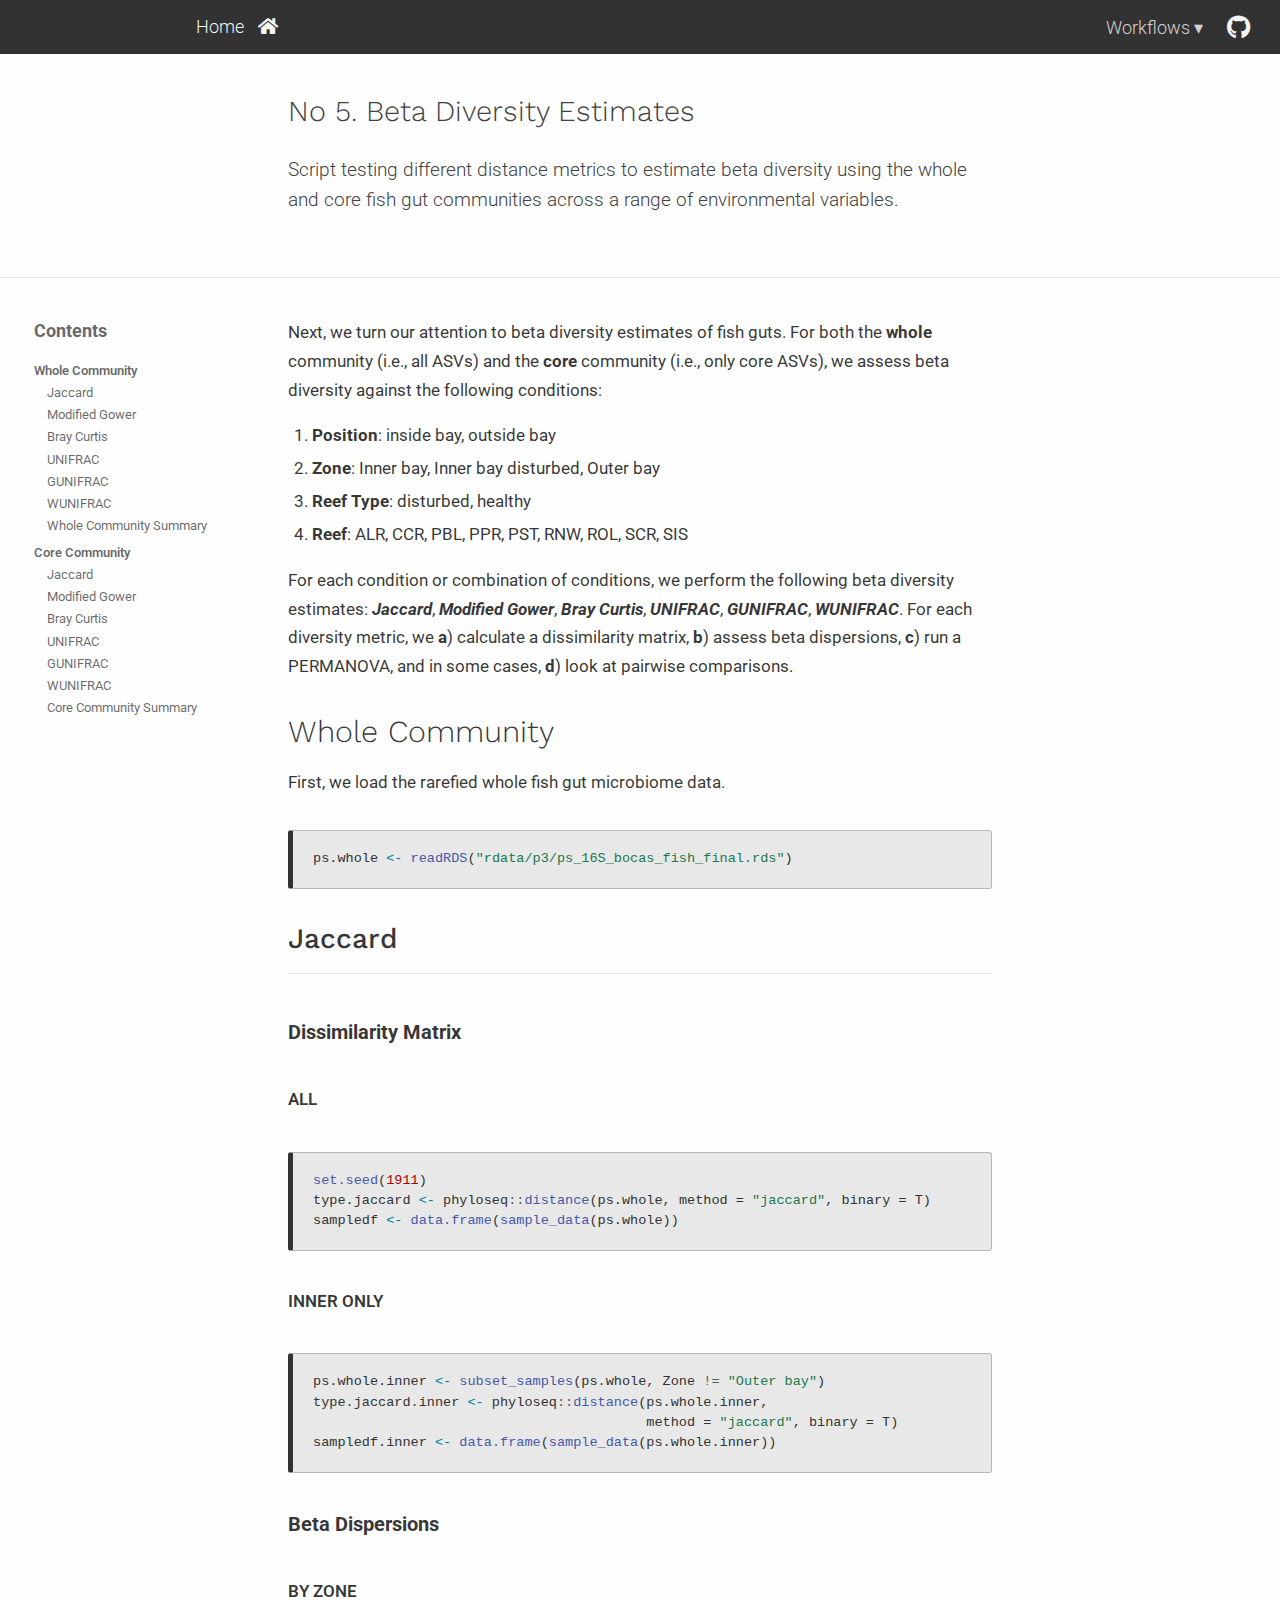
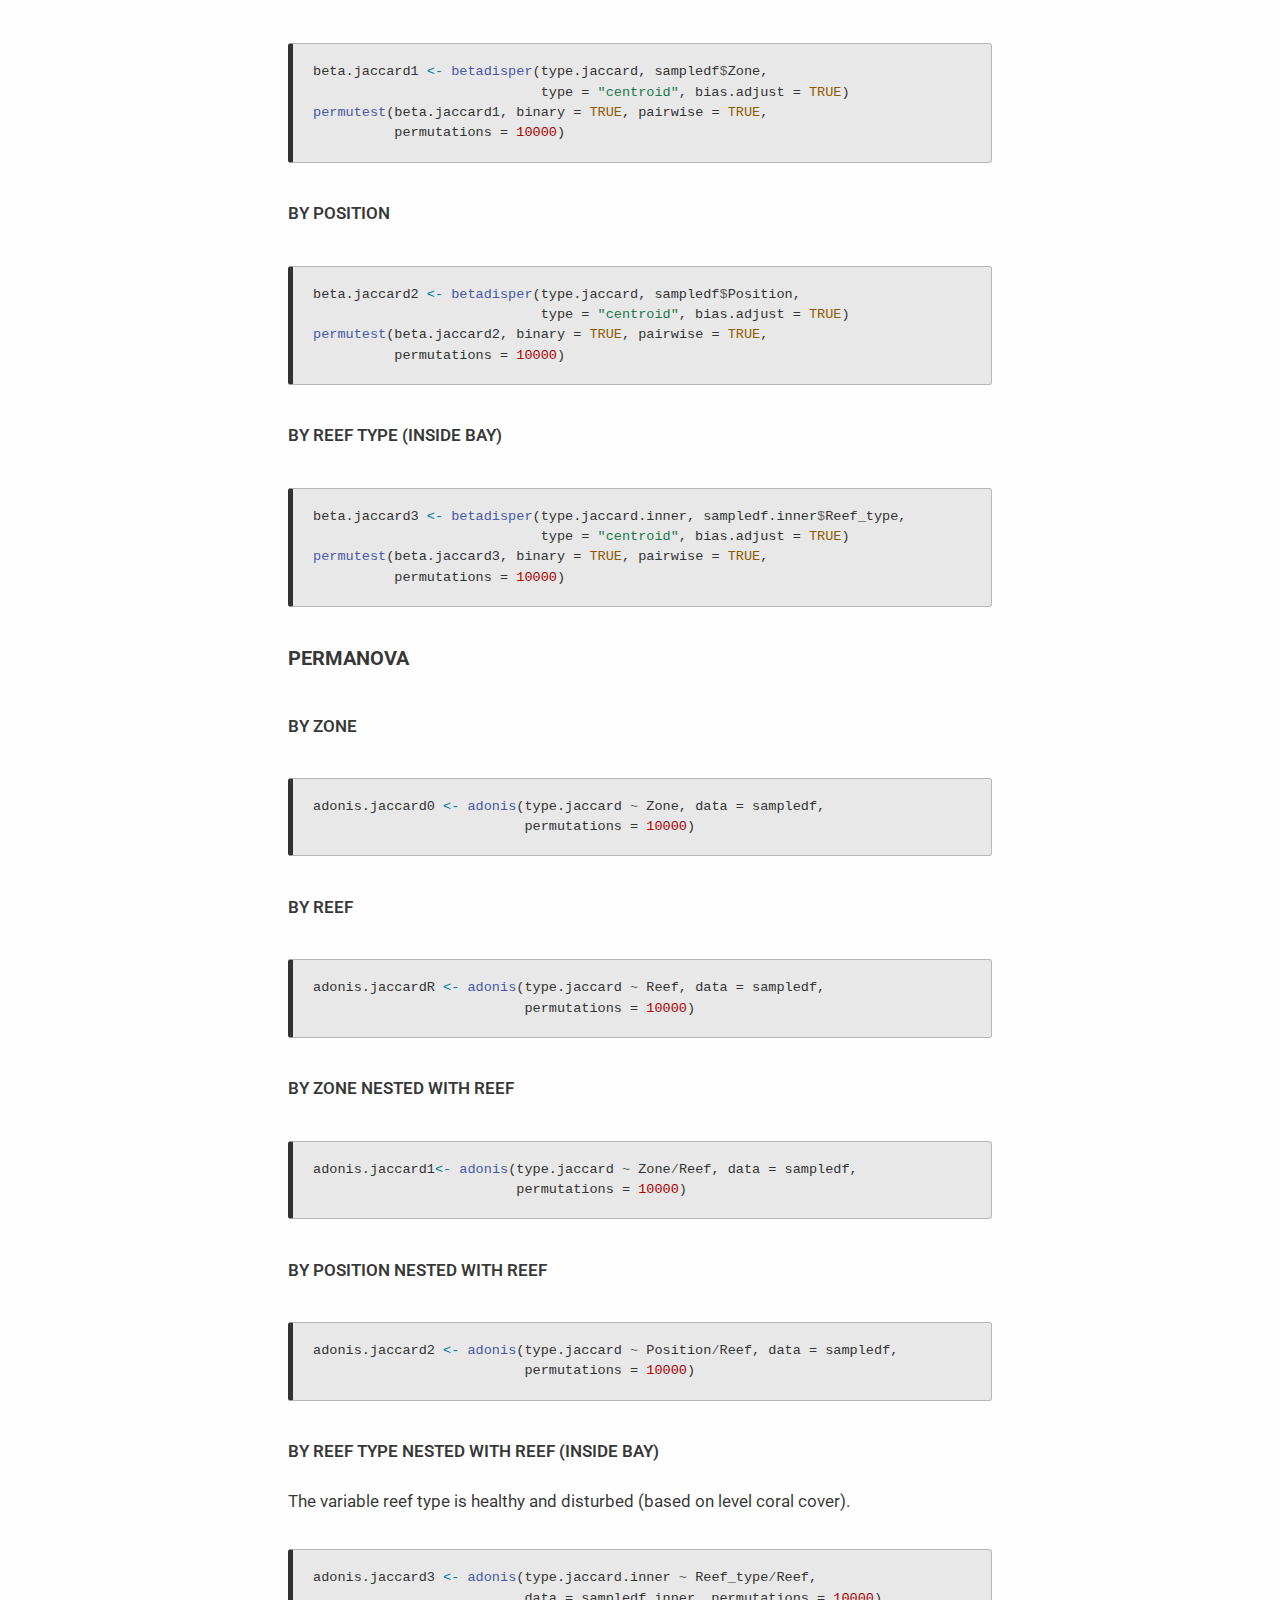
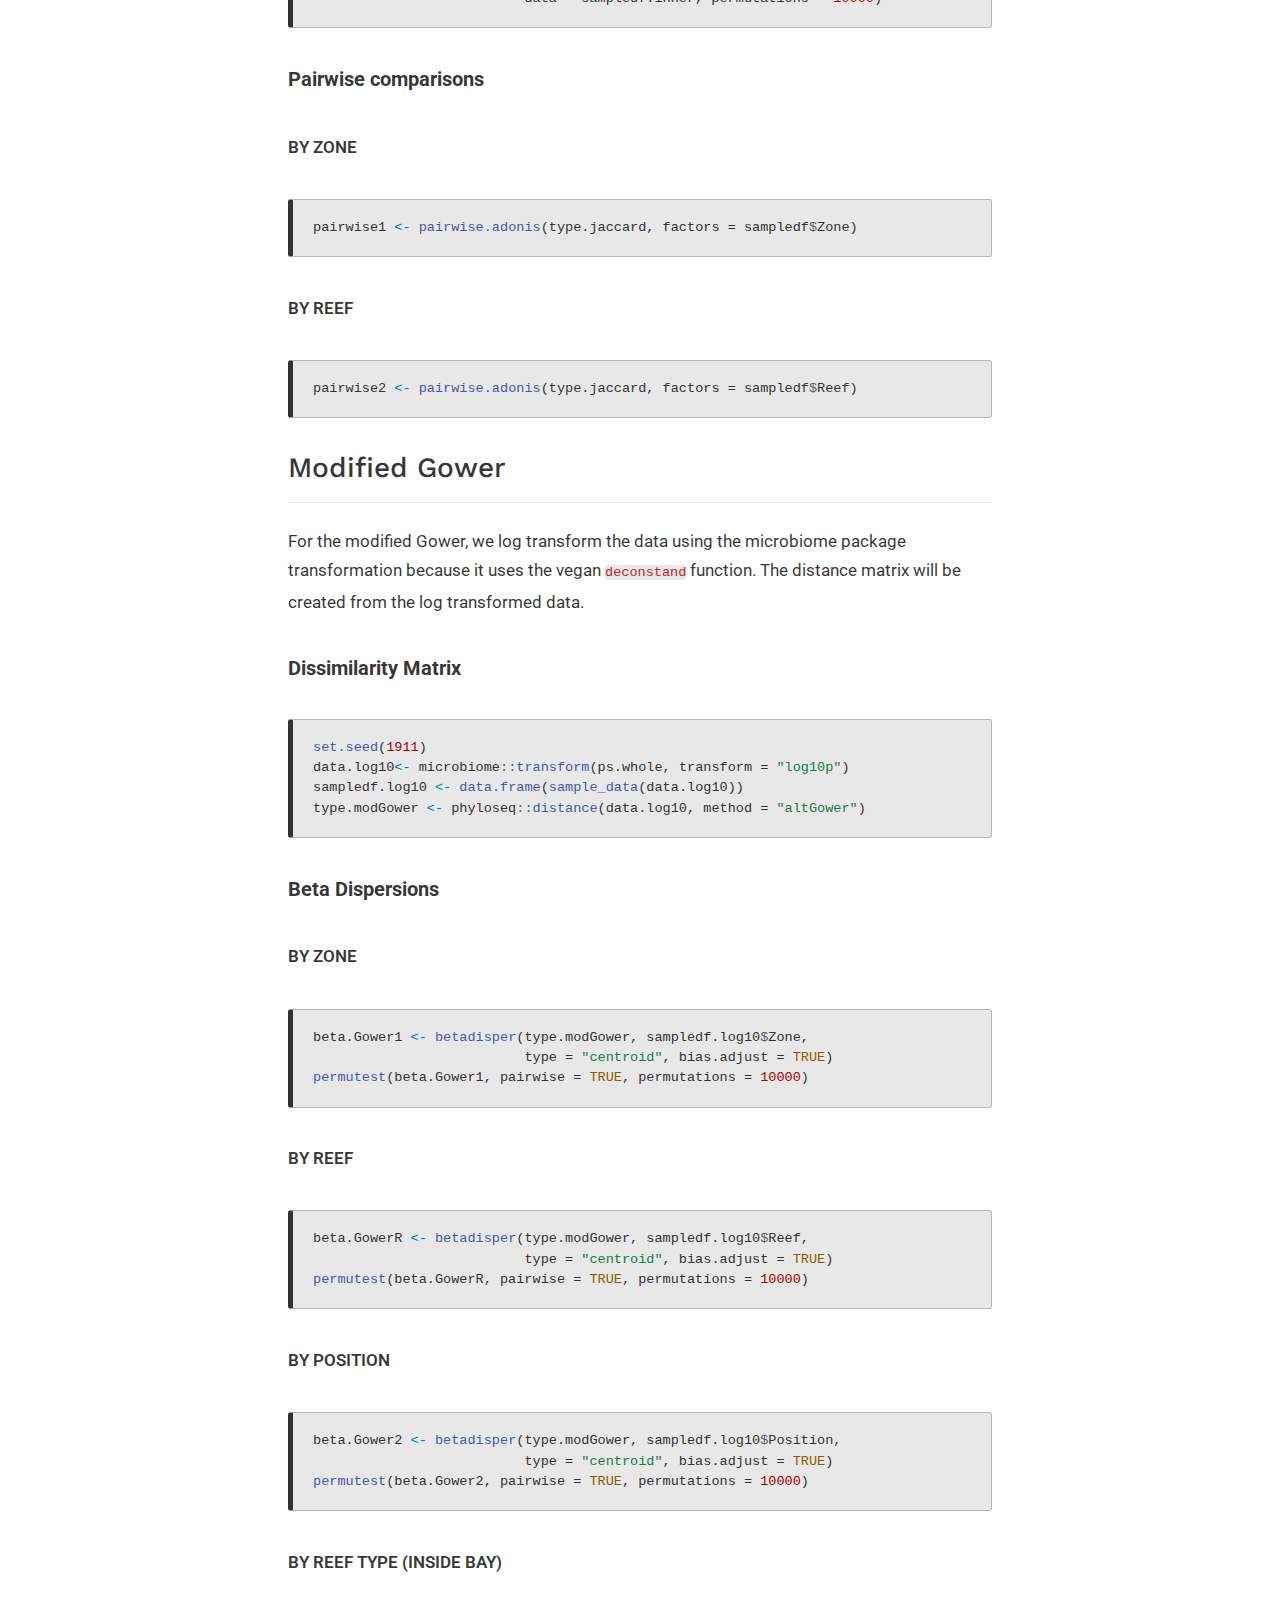
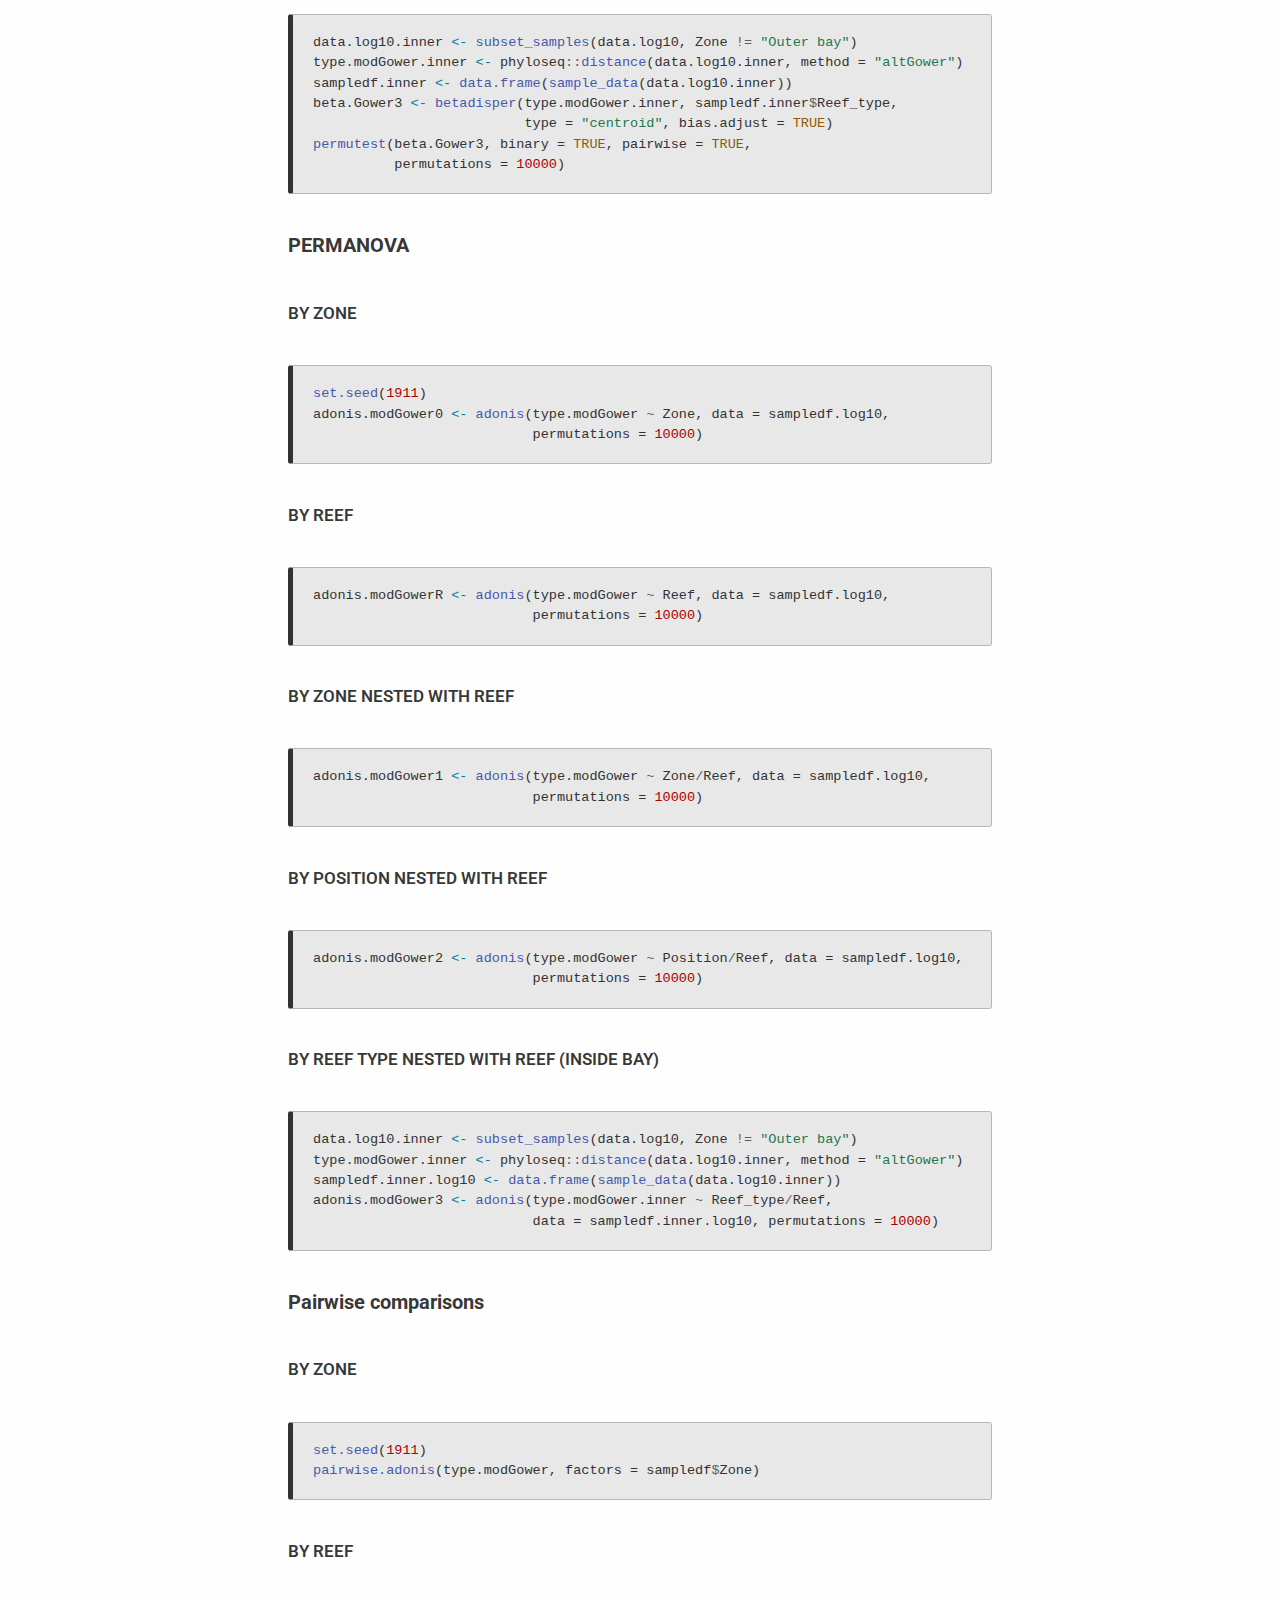
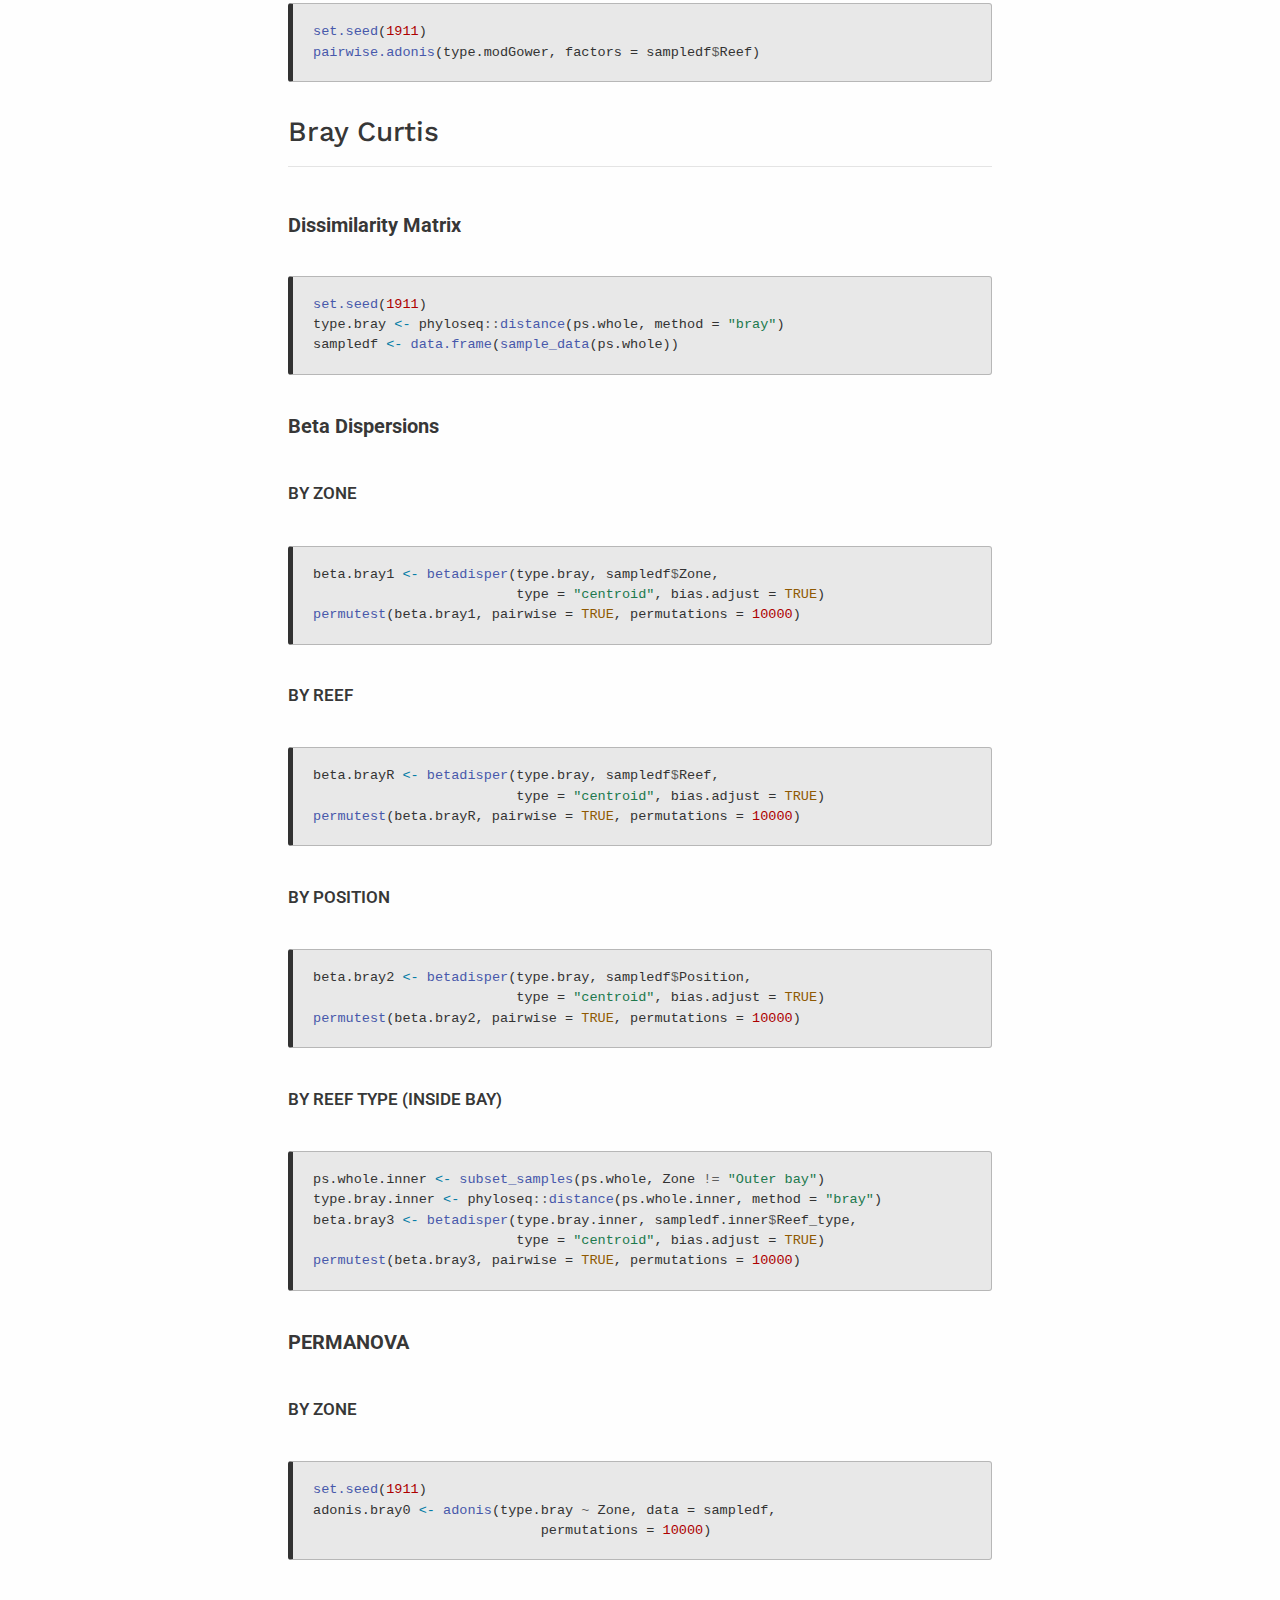
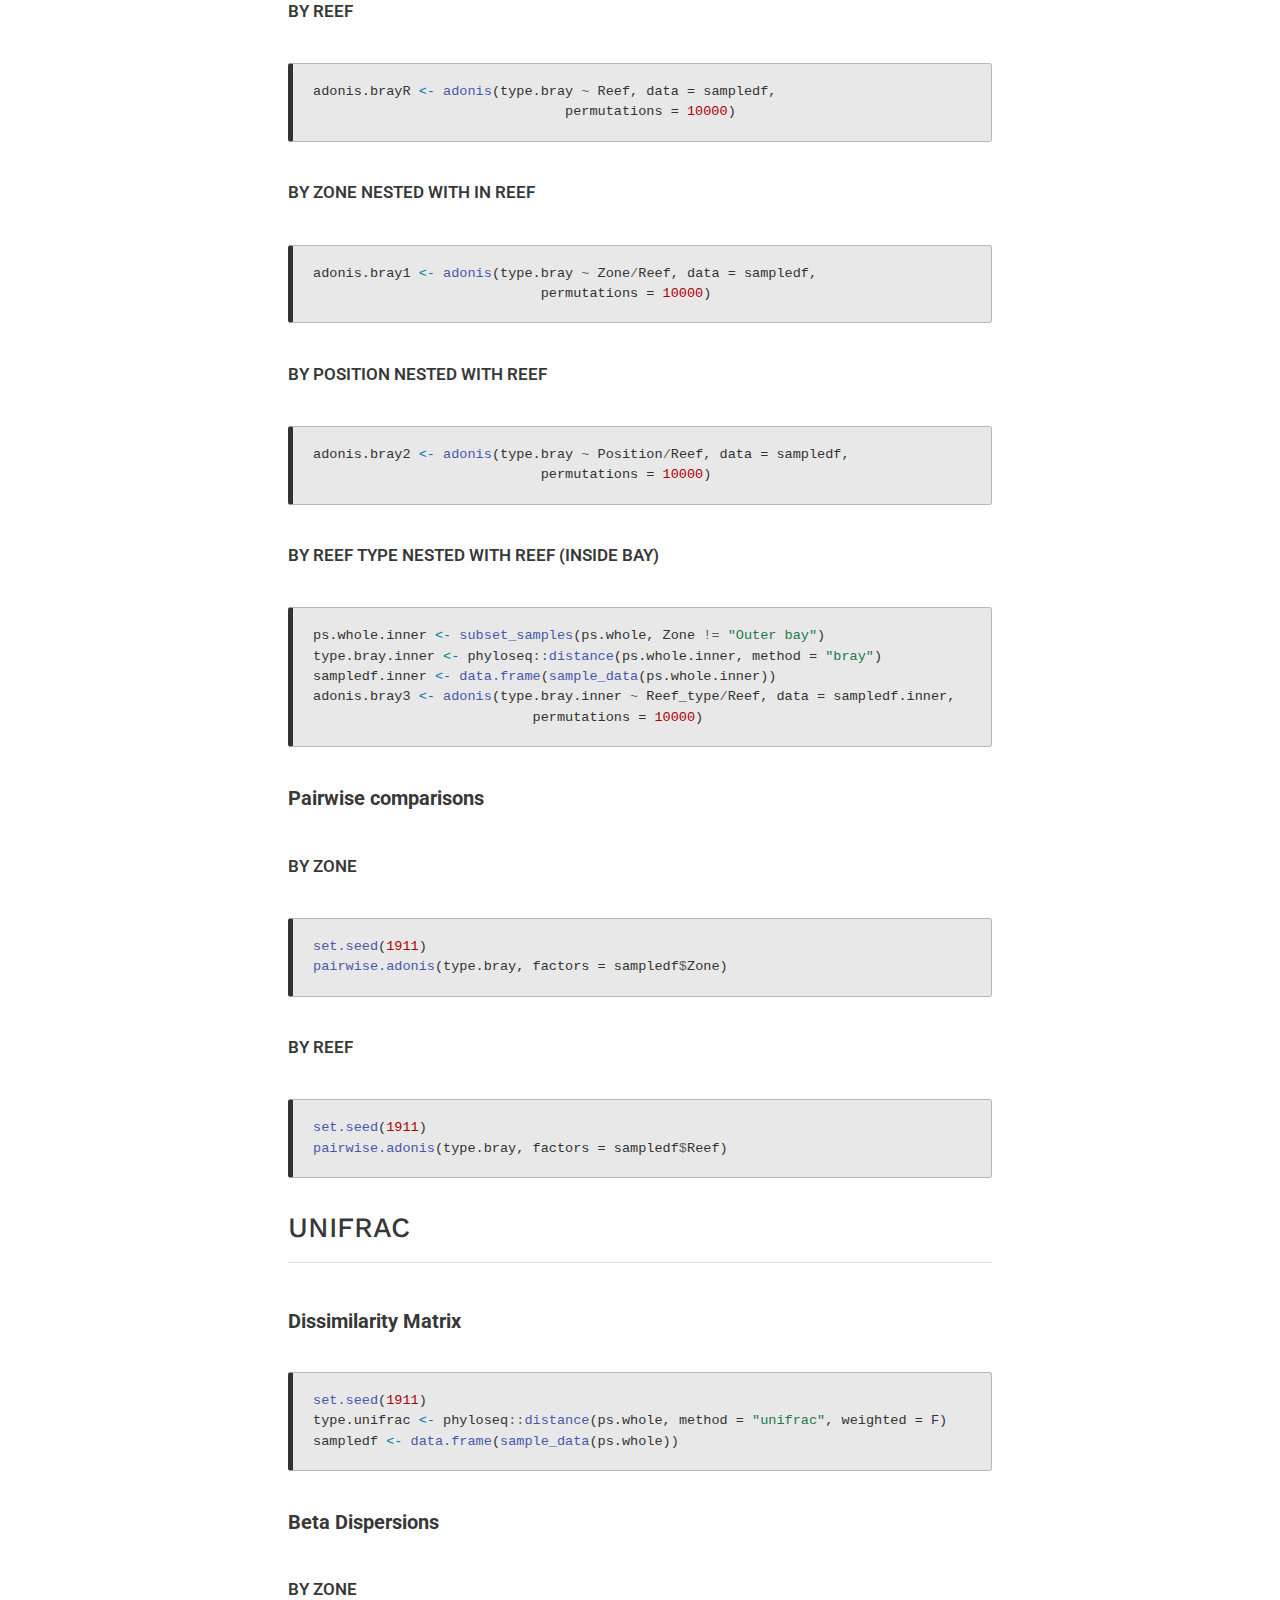
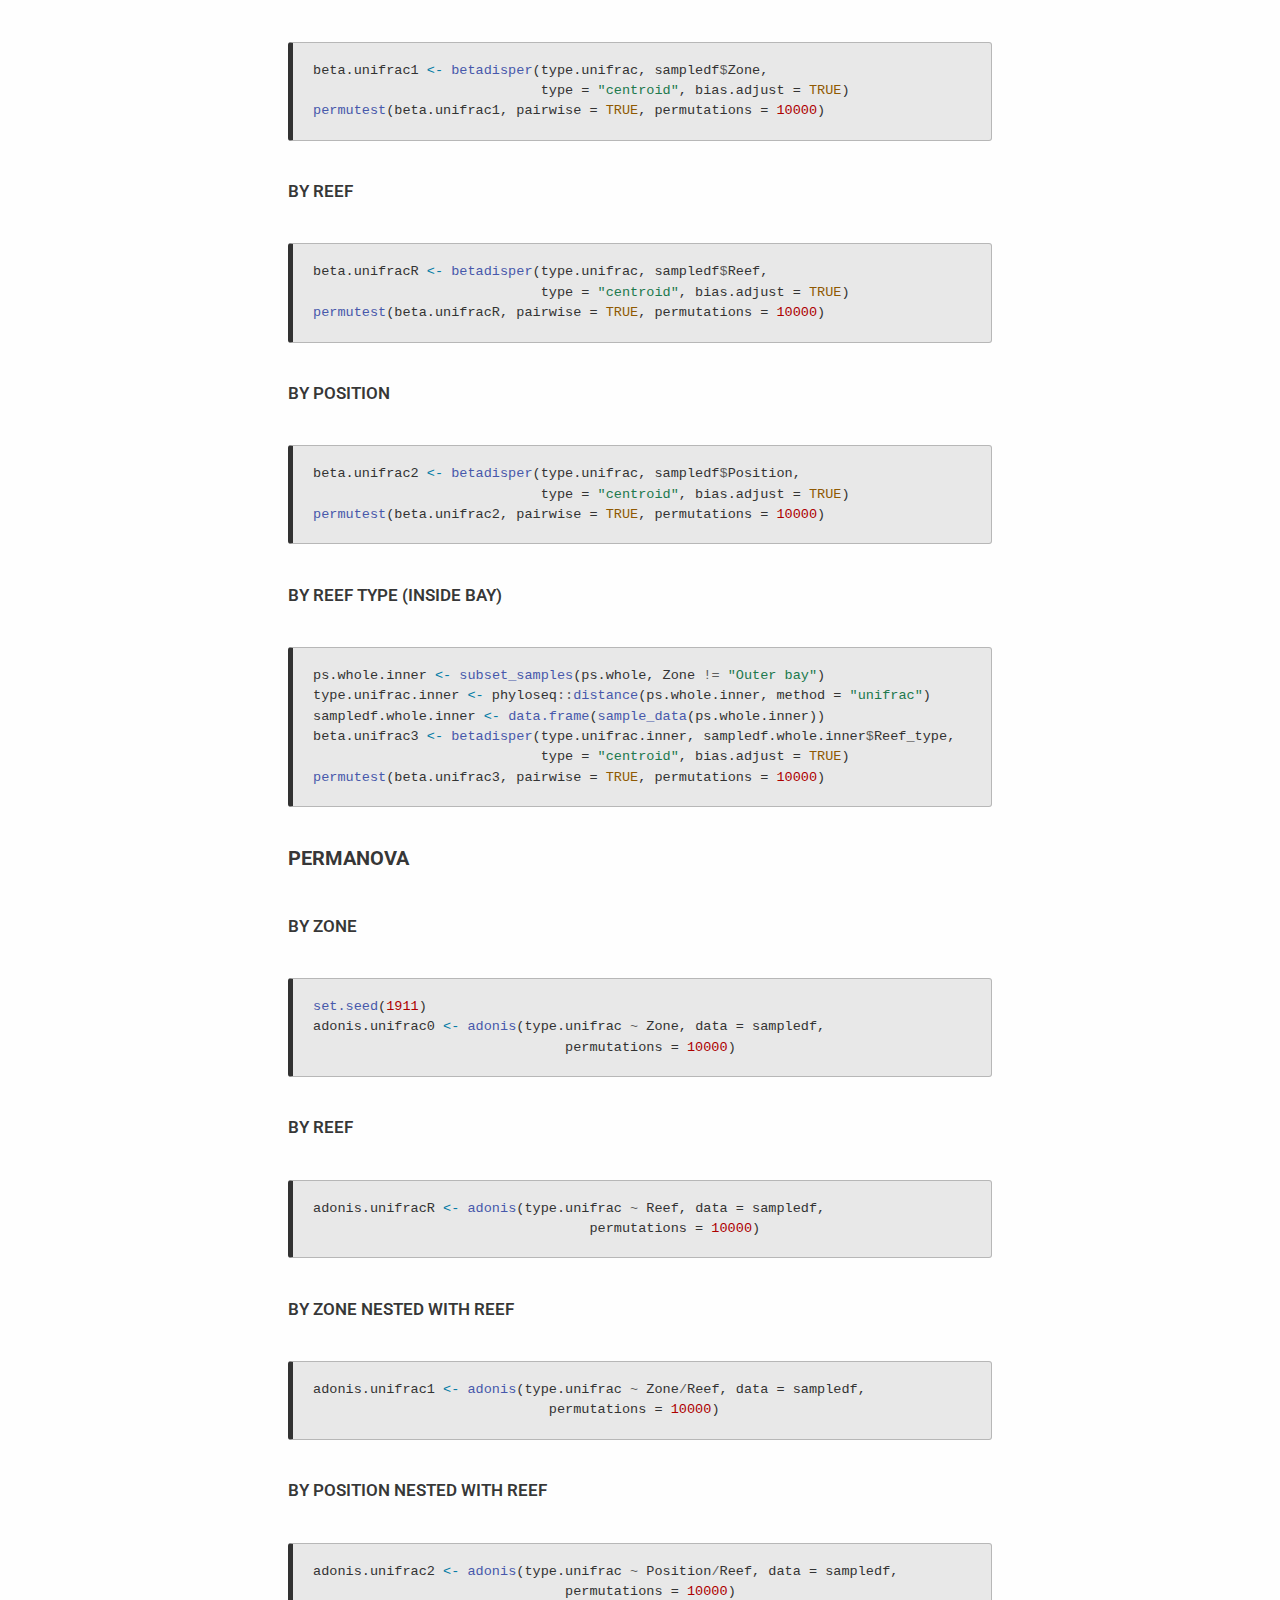
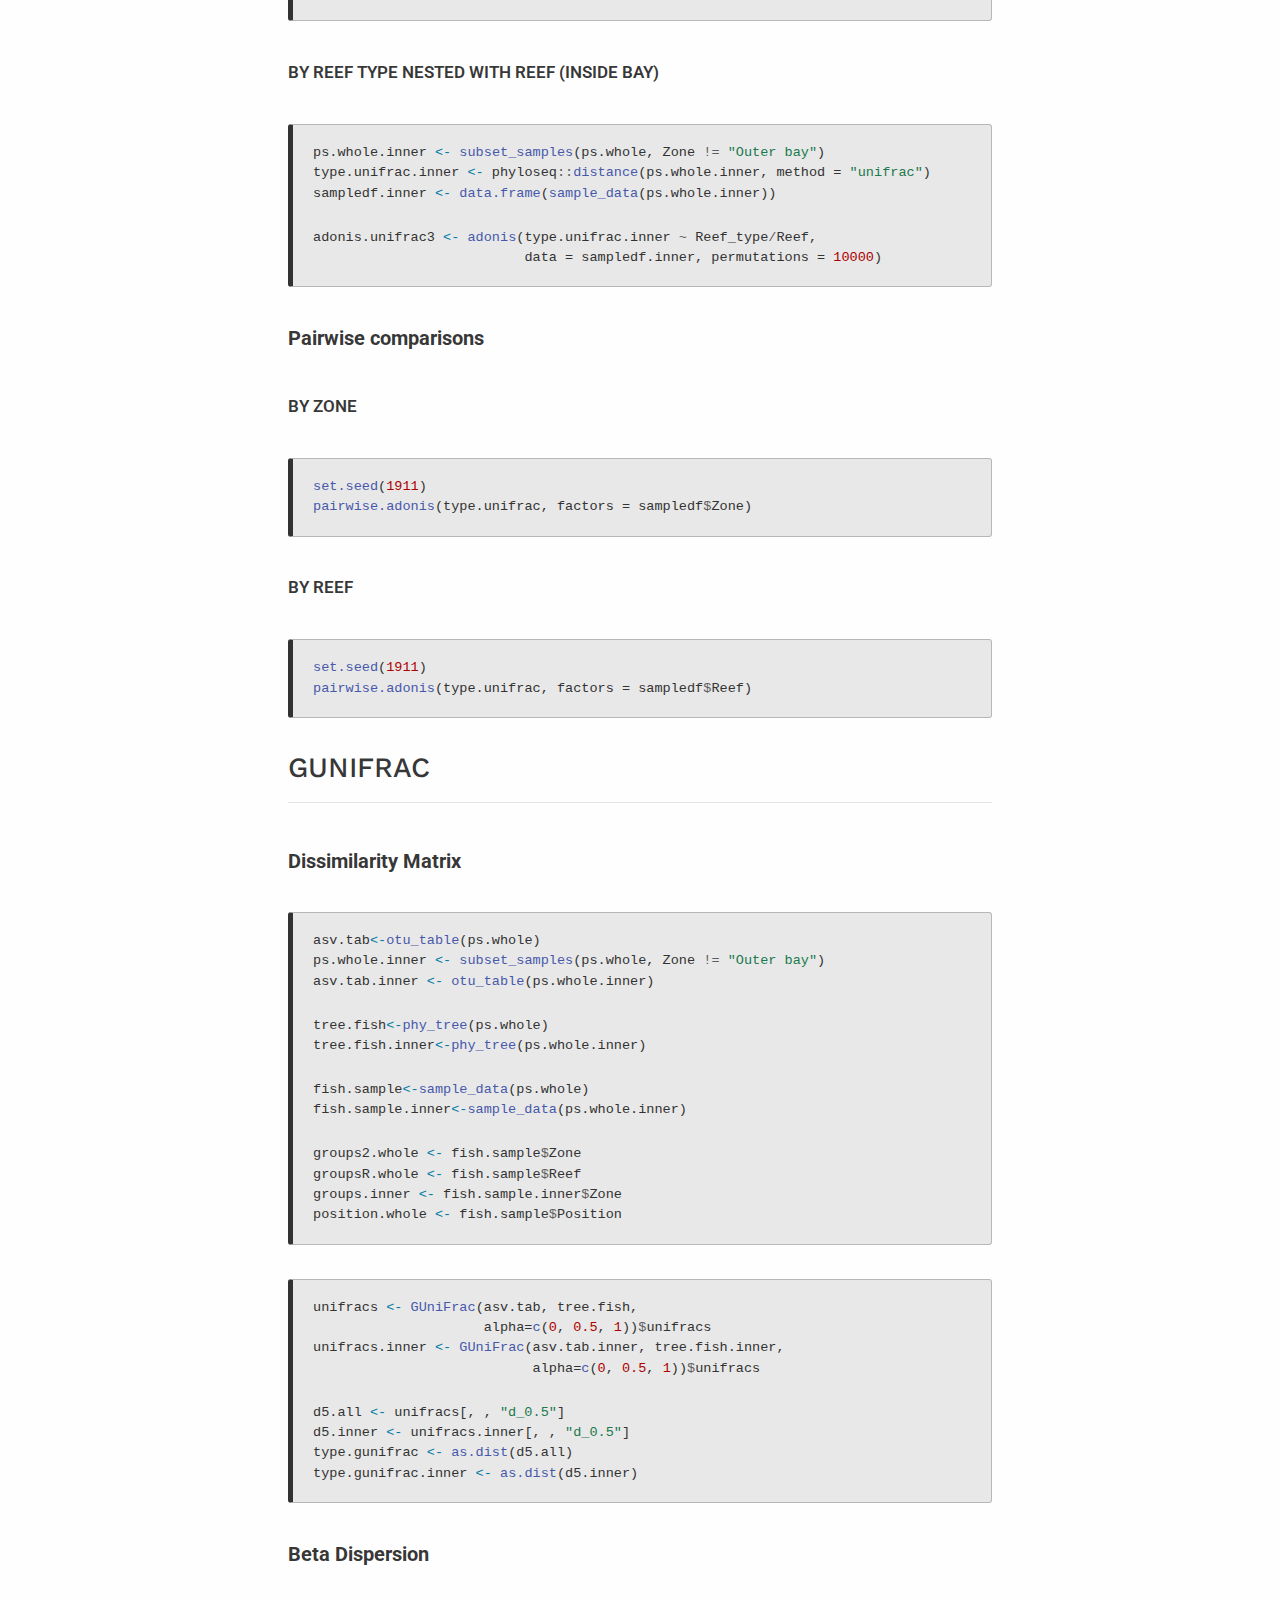
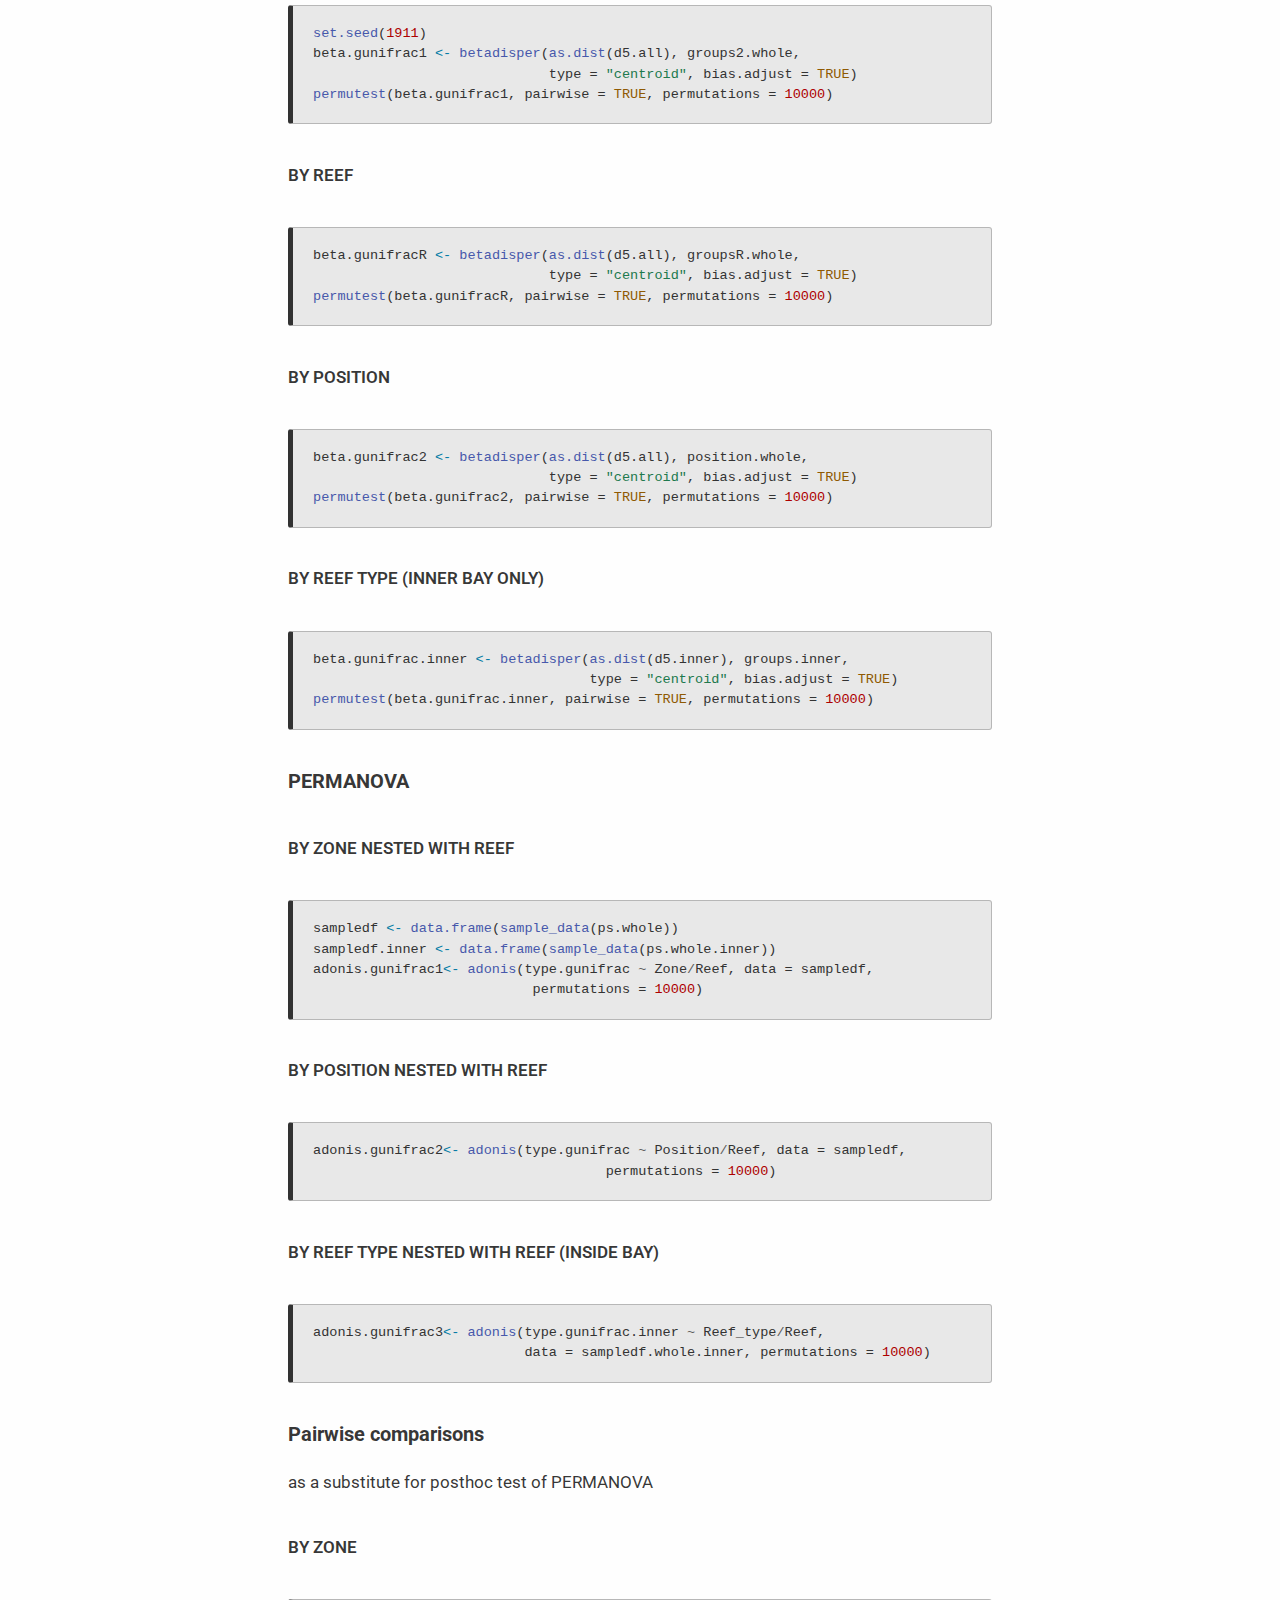
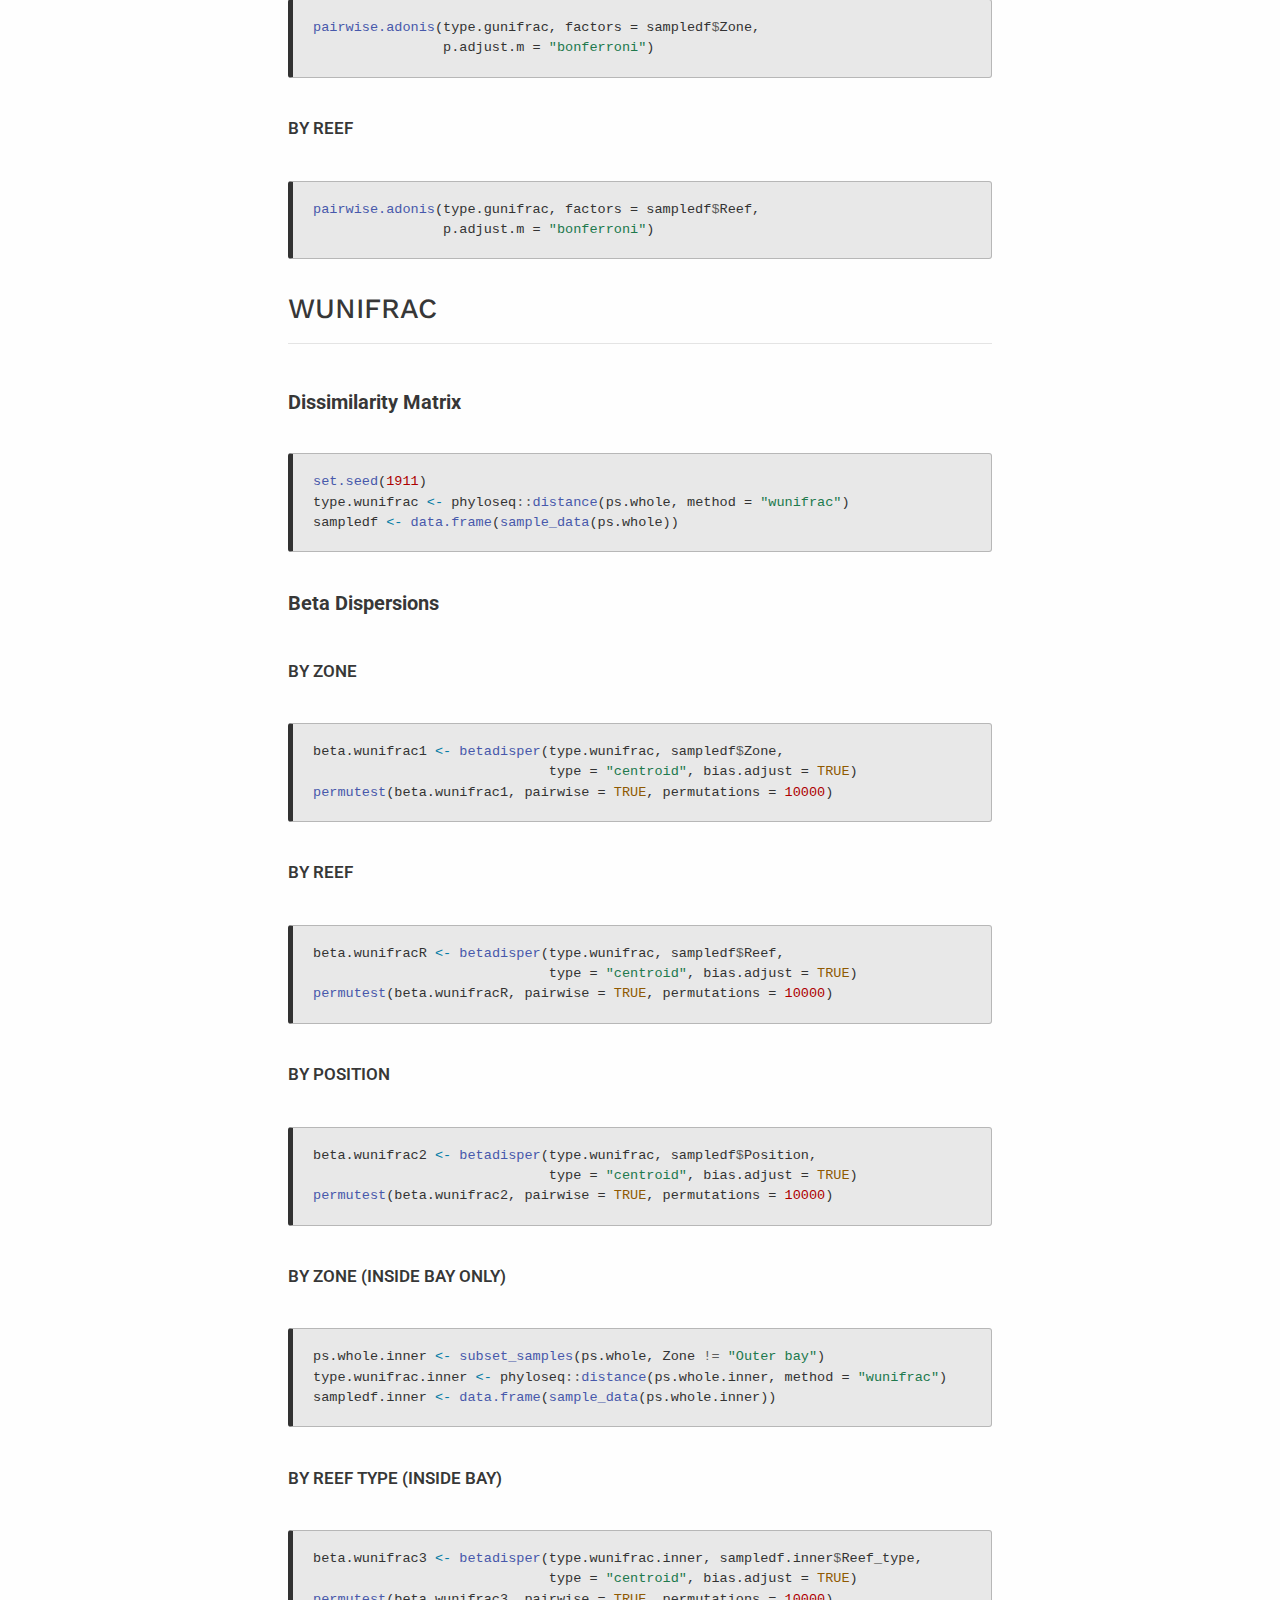
<file: wf5.html>
<!DOCTYPE html>

<html xmlns="http://www.w3.org/1999/xhtml" lang="" xml:lang="">

<head>
  <meta charset="utf-8"/>
  <meta name="viewport" content="width=device-width, initial-scale=1"/>
  <meta http-equiv="X-UA-Compatible" content="IE=Edge,chrome=1"/>
  <meta name="generator" content="distill" />

  <style type="text/css">
  /* Hide doc at startup (prevent jankiness while JS renders/transforms) */
  body {
    visibility: hidden;
  }
  </style>

 <!--radix_placeholder_import_source-->
 <!--/radix_placeholder_import_source-->

<style type="text/css">code{white-space: pre;}</style>
<style type="text/css" data-origin="pandoc">
pre > code.sourceCode { white-space: pre; position: relative; }
pre > code.sourceCode > span { display: inline-block; line-height: 1.25; }
pre > code.sourceCode > span:empty { height: 1.2em; }
.sourceCode { overflow: visible; }
code.sourceCode > span { color: inherit; text-decoration: inherit; }
div.sourceCode { margin: 1em 0; }
pre.sourceCode { margin: 0; }
@media screen {
div.sourceCode { overflow: auto; }
}
@media print {
pre > code.sourceCode { white-space: pre-wrap; }
pre > code.sourceCode > span { text-indent: -5em; padding-left: 5em; }
}
pre.numberSource code
  { counter-reset: source-line 0; }
pre.numberSource code > span
  { position: relative; left: -4em; counter-increment: source-line; }
pre.numberSource code > span > a:first-child::before
  { content: counter(source-line);
    position: relative; left: -1em; text-align: right; vertical-align: baseline;
    border: none; display: inline-block;
    -webkit-touch-callout: none; -webkit-user-select: none;
    -khtml-user-select: none; -moz-user-select: none;
    -ms-user-select: none; user-select: none;
    padding: 0 4px; width: 4em;
    color: #aaaaaa;
  }
pre.numberSource { margin-left: 3em; border-left: 1px solid #aaaaaa;  padding-left: 4px; }
div.sourceCode
  {   }
@media screen {
pre > code.sourceCode > span > a:first-child::before { text-decoration: underline; }
}
code span.al { color: #ad0000; } /* Alert */
code span.an { color: #5e5e5e; } /* Annotation */
code span.at { } /* Attribute */
code span.bn { color: #ad0000; } /* BaseN */
code span.bu { } /* BuiltIn */
code span.cf { color: #007ba5; } /* ControlFlow */
code span.ch { color: #20794d; } /* Char */
code span.cn { color: #8f5902; } /* Constant */
code span.co { color: #5e5e5e; } /* Comment */
code span.cv { color: #5e5e5e; font-style: italic; } /* CommentVar */
code span.do { color: #5e5e5e; font-style: italic; } /* Documentation */
code span.dt { color: #ad0000; } /* DataType */
code span.dv { color: #ad0000; } /* DecVal */
code span.er { color: #ad0000; } /* Error */
code span.ex { } /* Extension */
code span.fl { color: #ad0000; } /* Float */
code span.fu { color: #4758ab; } /* Function */
code span.im { } /* Import */
code span.in { color: #5e5e5e; } /* Information */
code span.kw { color: #007ba5; } /* Keyword */
code span.op { color: #5e5e5e; } /* Operator */
code span.ot { color: #007ba5; } /* Other */
code span.pp { color: #ad0000; } /* Preprocessor */
code span.sc { color: #5e5e5e; } /* SpecialChar */
code span.ss { color: #20794d; } /* SpecialString */
code span.st { color: #20794d; } /* String */
code span.va { color: #111111; } /* Variable */
code span.vs { color: #20794d; } /* VerbatimString */
code span.wa { color: #5e5e5e; font-style: italic; } /* Warning */
</style>


  <!--radix_placeholder_meta_tags-->
  <title>: No 5. Beta Diversity Estimates</title>

  <meta property="description" itemprop="description" content="Script testing different distance metrics to estimate beta diversity using the whole and core fish gut communities across a range of environmental variables."/>

  <link rel="license" href="https://creativecommons.org/licenses/by/4.0/"/>
  <link rel="icon" type="image/vnd.microsoft.icon" href="assets/favicon.ico"/>


  <!--  https://developers.facebook.com/docs/sharing/webmasters#markup -->
  <meta property="og:title" content=": No 5. Beta Diversity Estimates"/>
  <meta property="og:type" content="article"/>
  <meta property="og:description" content="Script testing different distance metrics to estimate beta diversity using the whole and core fish gut communities across a range of environmental variables."/>
  <meta property="og:locale" content="en_US"/>
  <meta property="og:site_name" content=""/>

  <!--  https://dev.twitter.com/cards/types/summary -->
  <meta property="twitter:card" content="summary"/>
  <meta property="twitter:title" content=": No 5. Beta Diversity Estimates"/>
  <meta property="twitter:description" content="Script testing different distance metrics to estimate beta diversity using the whole and core fish gut communities across a range of environmental variables."/>

  <!--/radix_placeholder_meta_tags-->
  <!--radix_placeholder_rmarkdown_metadata-->

  <script type="text/json" id="radix-rmarkdown-metadata">
  {"type":"list","attributes":{"names":{"type":"character","attributes":{},"value":["title","description"]}},"value":[{"type":"character","attributes":{},"value":["No 5. Beta Diversity Estimates"]},{"type":"character","attributes":{},"value":["Script testing different distance metrics to estimate beta diversity using the whole and core fish gut communities across a range of environmental variables.\n"]}]}
  </script>
  <!--/radix_placeholder_rmarkdown_metadata-->
  <!--radix_placeholder_navigation_in_header-->
  <meta name="distill:offset" content=""/>

  <script type="application/javascript">

    window.headroom_prevent_pin = false;

    window.document.addEventListener("DOMContentLoaded", function (event) {

      // initialize headroom for banner
      var header = $('header').get(0);
      var headerHeight = header.offsetHeight;
      var headroom = new Headroom(header, {
        tolerance: 5,
        onPin : function() {
          if (window.headroom_prevent_pin) {
            window.headroom_prevent_pin = false;
            headroom.unpin();
          }
        }
      });
      headroom.init();
      if(window.location.hash)
        headroom.unpin();
      $(header).addClass('headroom--transition');

      // offset scroll location for banner on hash change
      // (see: https://github.com/WickyNilliams/headroom.js/issues/38)
      window.addEventListener("hashchange", function(event) {
        window.scrollTo(0, window.pageYOffset - (headerHeight + 25));
      });

      // responsive menu
      $('.distill-site-header').each(function(i, val) {
        var topnav = $(this);
        var toggle = topnav.find('.nav-toggle');
        toggle.on('click', function() {
          topnav.toggleClass('responsive');
        });
      });

      // nav dropdowns
      $('.nav-dropbtn').click(function(e) {
        $(this).next('.nav-dropdown-content').toggleClass('nav-dropdown-active');
        $(this).parent().siblings('.nav-dropdown')
           .children('.nav-dropdown-content').removeClass('nav-dropdown-active');
      });
      $("body").click(function(e){
        $('.nav-dropdown-content').removeClass('nav-dropdown-active');
      });
      $(".nav-dropdown").click(function(e){
        e.stopPropagation();
      });
    });
  </script>

  <style type="text/css">

  /* Theme (user-documented overrideables for nav appearance) */

  .distill-site-nav {
    color: rgba(255, 255, 255, 0.8);
    background-color: #0F2E3D;
    font-size: 15px;
    font-weight: 300;
  }

  .distill-site-nav a {
    color: inherit;
    text-decoration: none;
  }

  .distill-site-nav a:hover {
    color: white;
  }

  @media print {
    .distill-site-nav {
      display: none;
    }
  }

  .distill-site-header {

  }

  .distill-site-footer {

  }


  /* Site Header */

  .distill-site-header {
    width: 100%;
    box-sizing: border-box;
    z-index: 3;
  }

  .distill-site-header .nav-left {
    display: inline-block;
    margin-left: 8px;
  }

  @media screen and (max-width: 768px) {
    .distill-site-header .nav-left {
      margin-left: 0;
    }
  }


  .distill-site-header .nav-right {
    float: right;
    margin-right: 8px;
  }

  .distill-site-header a,
  .distill-site-header .title {
    display: inline-block;
    text-align: center;
    padding: 14px 10px 14px 10px;
  }

  .distill-site-header .title {
    font-size: 18px;
    min-width: 150px;
  }

  .distill-site-header .logo {
    padding: 0;
  }

  .distill-site-header .logo img {
    display: none;
    max-height: 20px;
    width: auto;
    margin-bottom: -4px;
  }

  .distill-site-header .nav-image img {
    max-height: 18px;
    width: auto;
    display: inline-block;
    margin-bottom: -3px;
  }



  @media screen and (min-width: 1000px) {
    .distill-site-header .logo img {
      display: inline-block;
    }
    .distill-site-header .nav-left {
      margin-left: 20px;
    }
    .distill-site-header .nav-right {
      margin-right: 20px;
    }
    .distill-site-header .title {
      padding-left: 12px;
    }
  }


  .distill-site-header .nav-toggle {
    display: none;
  }

  .nav-dropdown {
    display: inline-block;
    position: relative;
  }

  .nav-dropdown .nav-dropbtn {
    border: none;
    outline: none;
    color: rgba(255, 255, 255, 0.8);
    padding: 16px 10px;
    background-color: transparent;
    font-family: inherit;
    font-size: inherit;
    font-weight: inherit;
    margin: 0;
    margin-top: 1px;
    z-index: 2;
  }

  .nav-dropdown-content {
    display: none;
    position: absolute;
    background-color: white;
    min-width: 200px;
    border: 1px solid rgba(0,0,0,0.15);
    border-radius: 4px;
    box-shadow: 0px 8px 16px 0px rgba(0,0,0,0.1);
    z-index: 1;
    margin-top: 2px;
    white-space: nowrap;
    padding-top: 4px;
    padding-bottom: 4px;
  }

  .nav-dropdown-content hr {
    margin-top: 4px;
    margin-bottom: 4px;
    border: none;
    border-bottom: 1px solid rgba(0, 0, 0, 0.1);
  }

  .nav-dropdown-active {
    display: block;
  }

  .nav-dropdown-content a, .nav-dropdown-content .nav-dropdown-header {
    color: black;
    padding: 6px 24px;
    text-decoration: none;
    display: block;
    text-align: left;
  }

  .nav-dropdown-content .nav-dropdown-header {
    display: block;
    padding: 5px 24px;
    padding-bottom: 0;
    text-transform: uppercase;
    font-size: 14px;
    color: #999999;
    white-space: nowrap;
  }

  .nav-dropdown:hover .nav-dropbtn {
    color: white;
  }

  .nav-dropdown-content a:hover {
    background-color: #ddd;
    color: black;
  }

  .nav-right .nav-dropdown-content {
    margin-left: -45%;
    right: 0;
  }

  @media screen and (max-width: 768px) {
    .distill-site-header a, .distill-site-header .nav-dropdown  {display: none;}
    .distill-site-header a.nav-toggle {
      float: right;
      display: block;
    }
    .distill-site-header .title {
      margin-left: 0;
    }
    .distill-site-header .nav-right {
      margin-right: 0;
    }
    .distill-site-header {
      overflow: hidden;
    }
    .nav-right .nav-dropdown-content {
      margin-left: 0;
    }
  }


  @media screen and (max-width: 768px) {
    .distill-site-header.responsive {position: relative; min-height: 500px; }
    .distill-site-header.responsive a.nav-toggle {
      position: absolute;
      right: 0;
      top: 0;
    }
    .distill-site-header.responsive a,
    .distill-site-header.responsive .nav-dropdown {
      display: block;
      text-align: left;
    }
    .distill-site-header.responsive .nav-left,
    .distill-site-header.responsive .nav-right {
      width: 100%;
    }
    .distill-site-header.responsive .nav-dropdown {float: none;}
    .distill-site-header.responsive .nav-dropdown-content {position: relative;}
    .distill-site-header.responsive .nav-dropdown .nav-dropbtn {
      display: block;
      width: 100%;
      text-align: left;
    }
  }

  /* Site Footer */

  .distill-site-footer {
    width: 100%;
    overflow: hidden;
    box-sizing: border-box;
    z-index: 3;
    margin-top: 30px;
    padding-top: 30px;
    padding-bottom: 30px;
    text-align: center;
  }

  /* Headroom */

  d-title {
    padding-top: 6rem;
  }

  @media print {
    d-title {
      padding-top: 4rem;
    }
  }

  .headroom {
    z-index: 1000;
    position: fixed;
    top: 0;
    left: 0;
    right: 0;
  }

  .headroom--transition {
    transition: all .4s ease-in-out;
  }

  .headroom--unpinned {
    top: -100px;
  }

  .headroom--pinned {
    top: 0;
  }

  /* adjust viewport for navbar height */
  /* helps vertically center bootstrap (non-distill) content */
  .min-vh-100 {
    min-height: calc(100vh - 100px) !important;
  }

  </style>

  <script src="site_libs/jquery-3.6.0/jquery-3.6.0.min.js"></script>
  <link href="site_libs/font-awesome-5.1.0/css/all.css" rel="stylesheet"/>
  <link href="site_libs/font-awesome-5.1.0/css/v4-shims.css" rel="stylesheet"/>
  <script src="site_libs/headroom-0.9.4/headroom.min.js"></script>
  <!--/radix_placeholder_navigation_in_header-->
  <!--radix_placeholder_distill-->

  <style type="text/css">

  body {
    background-color: white;
  }

  .pandoc-table {
    width: 100%;
  }

  .pandoc-table>caption {
    margin-bottom: 10px;
  }

  .pandoc-table th:not([align]) {
    text-align: left;
  }

  .pagedtable-footer {
    font-size: 15px;
  }

  d-byline .byline {
    grid-template-columns: 2fr 2fr;
  }

  d-byline .byline h3 {
    margin-block-start: 1.5em;
  }

  d-byline .byline .authors-affiliations h3 {
    margin-block-start: 0.5em;
  }

  .authors-affiliations .orcid-id {
    width: 16px;
    height:16px;
    margin-left: 4px;
    margin-right: 4px;
    vertical-align: middle;
    padding-bottom: 2px;
  }

  d-title .dt-tags {
    margin-top: 1em;
    grid-column: text;
  }

  .dt-tags .dt-tag {
    text-decoration: none;
    display: inline-block;
    color: rgba(0,0,0,0.6);
    padding: 0em 0.4em;
    margin-right: 0.5em;
    margin-bottom: 0.4em;
    font-size: 70%;
    border: 1px solid rgba(0,0,0,0.2);
    border-radius: 3px;
    text-transform: uppercase;
    font-weight: 500;
  }

  d-article table.gt_table td,
  d-article table.gt_table th {
    border-bottom: none;
  }

  .html-widget {
    margin-bottom: 2.0em;
  }

  .l-screen-inset {
    padding-right: 16px;
  }

  .l-screen .caption {
    margin-left: 10px;
  }

  .shaded {
    background: rgb(247, 247, 247);
    padding-top: 20px;
    padding-bottom: 20px;
    border-top: 1px solid rgba(0, 0, 0, 0.1);
    border-bottom: 1px solid rgba(0, 0, 0, 0.1);
  }

  .shaded .html-widget {
    margin-bottom: 0;
    border: 1px solid rgba(0, 0, 0, 0.1);
  }

  .shaded .shaded-content {
    background: white;
  }

  .text-output {
    margin-top: 0;
    line-height: 1.5em;
  }

  .hidden {
    display: none !important;
  }

  d-article {
    padding-top: 2.5rem;
    padding-bottom: 30px;
  }

  d-appendix {
    padding-top: 30px;
  }

  d-article>p>img {
    width: 100%;
  }

  d-article h2 {
    margin: 1rem 0 1.5rem 0;
  }

  d-article h3 {
    margin-top: 1.5rem;
  }

  d-article iframe {
    border: 1px solid rgba(0, 0, 0, 0.1);
    margin-bottom: 2.0em;
    width: 100%;
  }

  /* Tweak code blocks */

  d-article div.sourceCode code,
  d-article pre code {
    font-family: Consolas, Monaco, 'Andale Mono', 'Ubuntu Mono', monospace;
  }

  d-article pre,
  d-article div.sourceCode,
  d-article div.sourceCode pre {
    overflow: auto;
  }

  d-article div.sourceCode {
    background-color: white;
  }

  d-article div.sourceCode pre {
    padding-left: 10px;
    font-size: 12px;
    border-left: 2px solid rgba(0,0,0,0.1);
  }

  d-article pre {
    font-size: 12px;
    color: black;
    background: none;
    margin-top: 0;
    text-align: left;
    white-space: pre;
    word-spacing: normal;
    word-break: normal;
    word-wrap: normal;
    line-height: 1.5;

    -moz-tab-size: 4;
    -o-tab-size: 4;
    tab-size: 4;

    -webkit-hyphens: none;
    -moz-hyphens: none;
    -ms-hyphens: none;
    hyphens: none;
  }

  d-article pre a {
    border-bottom: none;
  }

  d-article pre a:hover {
    border-bottom: none;
    text-decoration: underline;
  }

  d-article details {
    grid-column: text;
    margin-bottom: 0.8em;
  }

  @media(min-width: 768px) {

  d-article pre,
  d-article div.sourceCode,
  d-article div.sourceCode pre {
    overflow: visible !important;
  }

  d-article div.sourceCode pre {
    padding-left: 18px;
    font-size: 14px;
  }

  d-article pre {
    font-size: 14px;
  }

  }

  figure img.external {
    background: white;
    border: 1px solid rgba(0, 0, 0, 0.1);
    box-shadow: 0 1px 8px rgba(0, 0, 0, 0.1);
    padding: 18px;
    box-sizing: border-box;
  }

  /* CSS for d-contents */

  .d-contents {
    grid-column: text;
    color: rgba(0,0,0,0.8);
    font-size: 0.9em;
    padding-bottom: 1em;
    margin-bottom: 1em;
    padding-bottom: 0.5em;
    margin-bottom: 1em;
    padding-left: 0.25em;
    justify-self: start;
  }

  @media(min-width: 1000px) {
    .d-contents.d-contents-float {
      height: 0;
      grid-column-start: 1;
      grid-column-end: 4;
      justify-self: center;
      padding-right: 3em;
      padding-left: 2em;
    }
  }

  .d-contents nav h3 {
    font-size: 18px;
    margin-top: 0;
    margin-bottom: 1em;
  }

  .d-contents li {
    list-style-type: none
  }

  .d-contents nav > ul {
    padding-left: 0;
  }

  .d-contents ul {
    padding-left: 1em
  }

  .d-contents nav ul li {
    margin-top: 0.6em;
    margin-bottom: 0.2em;
  }

  .d-contents nav a {
    font-size: 13px;
    border-bottom: none;
    text-decoration: none
    color: rgba(0, 0, 0, 0.8);
  }

  .d-contents nav a:hover {
    text-decoration: underline solid rgba(0, 0, 0, 0.6)
  }

  .d-contents nav > ul > li > a {
    font-weight: 600;
  }

  .d-contents nav > ul > li > ul {
    font-weight: inherit;
  }

  .d-contents nav > ul > li > ul > li {
    margin-top: 0.2em;
  }


  .d-contents nav ul {
    margin-top: 0;
    margin-bottom: 0.25em;
  }

  .d-article-with-toc h2:nth-child(2) {
    margin-top: 0;
  }


  /* Figure */

  .figure {
    position: relative;
    margin-bottom: 2.5em;
    margin-top: 1.5em;
  }

  .figure img {
    width: 100%;
  }

  .figure .caption {
    color: rgba(0, 0, 0, 0.6);
    font-size: 12px;
    line-height: 1.5em;
  }

  .figure img.external {
    background: white;
    border: 1px solid rgba(0, 0, 0, 0.1);
    box-shadow: 0 1px 8px rgba(0, 0, 0, 0.1);
    padding: 18px;
    box-sizing: border-box;
  }

  .figure .caption a {
    color: rgba(0, 0, 0, 0.6);
  }

  .figure .caption b,
  .figure .caption strong, {
    font-weight: 600;
    color: rgba(0, 0, 0, 1.0);
  }

  /* Citations */

  d-article .citation {
    color: inherit;
    cursor: inherit;
  }

  div.hanging-indent{
    margin-left: 1em; text-indent: -1em;
  }

  /* Citation hover box */

  .tippy-box[data-theme~=light-border] {
    background-color: rgba(250, 250, 250, 0.95);
  }

  .tippy-content > p {
    margin-bottom: 0;
    padding: 2px;
  }


  /* Tweak 1000px media break to show more text */

  @media(min-width: 1000px) {
    .base-grid,
    distill-header,
    d-title,
    d-abstract,
    d-article,
    d-appendix,
    distill-appendix,
    d-byline,
    d-footnote-list,
    d-citation-list,
    distill-footer {
      grid-template-columns: [screen-start] 1fr [page-start kicker-start] 80px [middle-start] 50px [text-start kicker-end] 65px 65px 65px 65px 65px 65px 65px 65px [text-end gutter-start] 65px [middle-end] 65px [page-end gutter-end] 1fr [screen-end];
      grid-column-gap: 16px;
    }

    .grid {
      grid-column-gap: 16px;
    }

    d-article {
      font-size: 1.06rem;
      line-height: 1.7em;
    }
    figure .caption, .figure .caption, figure figcaption {
      font-size: 13px;
    }
  }

  @media(min-width: 1180px) {
    .base-grid,
    distill-header,
    d-title,
    d-abstract,
    d-article,
    d-appendix,
    distill-appendix,
    d-byline,
    d-footnote-list,
    d-citation-list,
    distill-footer {
      grid-template-columns: [screen-start] 1fr [page-start kicker-start] 60px [middle-start] 60px [text-start kicker-end] 60px 60px 60px 60px 60px 60px 60px 60px [text-end gutter-start] 60px [middle-end] 60px [page-end gutter-end] 1fr [screen-end];
      grid-column-gap: 32px;
    }

    .grid {
      grid-column-gap: 32px;
    }
  }


  /* Get the citation styles for the appendix (not auto-injected on render since
     we do our own rendering of the citation appendix) */

  d-appendix .citation-appendix,
  .d-appendix .citation-appendix {
    font-size: 11px;
    line-height: 15px;
    border-left: 1px solid rgba(0, 0, 0, 0.1);
    padding-left: 18px;
    border: 1px solid rgba(0,0,0,0.1);
    background: rgba(0, 0, 0, 0.02);
    padding: 10px 18px;
    border-radius: 3px;
    color: rgba(150, 150, 150, 1);
    overflow: hidden;
    margin-top: -12px;
    white-space: pre-wrap;
    word-wrap: break-word;
  }

  /* Include appendix styles here so they can be overridden */

  d-appendix {
    contain: layout style;
    font-size: 0.8em;
    line-height: 1.7em;
    margin-top: 60px;
    margin-bottom: 0;
    border-top: 1px solid rgba(0, 0, 0, 0.1);
    color: rgba(0,0,0,0.5);
    padding-top: 60px;
    padding-bottom: 48px;
  }

  d-appendix h3 {
    grid-column: page-start / text-start;
    font-size: 15px;
    font-weight: 500;
    margin-top: 1em;
    margin-bottom: 0;
    color: rgba(0,0,0,0.65);
  }

  d-appendix h3 + * {
    margin-top: 1em;
  }

  d-appendix ol {
    padding: 0 0 0 15px;
  }

  @media (min-width: 768px) {
    d-appendix ol {
      padding: 0 0 0 30px;
      margin-left: -30px;
    }
  }

  d-appendix li {
    margin-bottom: 1em;
  }

  d-appendix a {
    color: rgba(0, 0, 0, 0.6);
  }

  d-appendix > * {
    grid-column: text;
  }

  d-appendix > d-footnote-list,
  d-appendix > d-citation-list,
  d-appendix > distill-appendix {
    grid-column: screen;
  }

  /* Include footnote styles here so they can be overridden */

  d-footnote-list {
    contain: layout style;
  }

  d-footnote-list > * {
    grid-column: text;
  }

  d-footnote-list a.footnote-backlink {
    color: rgba(0,0,0,0.3);
    padding-left: 0.5em;
  }



  /* Anchor.js */

  .anchorjs-link {
    /*transition: all .25s linear; */
    text-decoration: none;
    border-bottom: none;
  }
  *:hover > .anchorjs-link {
    margin-left: -1.125em !important;
    text-decoration: none;
    border-bottom: none;
  }

  /* Social footer */

  .social_footer {
    margin-top: 30px;
    margin-bottom: 0;
    color: rgba(0,0,0,0.67);
  }

  .disqus-comments {
    margin-right: 30px;
  }

  .disqus-comment-count {
    border-bottom: 1px solid rgba(0, 0, 0, 0.4);
    cursor: pointer;
  }

  #disqus_thread {
    margin-top: 30px;
  }

  .article-sharing a {
    border-bottom: none;
    margin-right: 8px;
  }

  .article-sharing a:hover {
    border-bottom: none;
  }

  .sidebar-section.subscribe {
    font-size: 12px;
    line-height: 1.6em;
  }

  .subscribe p {
    margin-bottom: 0.5em;
  }


  .article-footer .subscribe {
    font-size: 15px;
    margin-top: 45px;
  }


  .sidebar-section.custom {
    font-size: 12px;
    line-height: 1.6em;
  }

  .custom p {
    margin-bottom: 0.5em;
  }

  /* Styles for listing layout (hide title) */
  .layout-listing d-title, .layout-listing .d-title {
    display: none;
  }

  /* Styles for posts lists (not auto-injected) */


  .posts-with-sidebar {
    padding-left: 45px;
    padding-right: 45px;
  }

  .posts-list .description h2,
  .posts-list .description p {
    font-family: -apple-system, BlinkMacSystemFont, "Segoe UI", Roboto, Oxygen, Ubuntu, Cantarell, "Fira Sans", "Droid Sans", "Helvetica Neue", Arial, sans-serif;
  }

  .posts-list .description h2 {
    font-weight: 700;
    border-bottom: none;
    padding-bottom: 0;
  }

  .posts-list h2.post-tag {
    border-bottom: 1px solid rgba(0, 0, 0, 0.2);
    padding-bottom: 12px;
  }
  .posts-list {
    margin-top: 60px;
    margin-bottom: 24px;
  }

  .posts-list .post-preview {
    text-decoration: none;
    overflow: hidden;
    display: block;
    border-bottom: 1px solid rgba(0, 0, 0, 0.1);
    padding: 24px 0;
  }

  .post-preview-last {
    border-bottom: none !important;
  }

  .posts-list .posts-list-caption {
    grid-column: screen;
    font-weight: 400;
  }

  .posts-list .post-preview h2 {
    margin: 0 0 6px 0;
    line-height: 1.2em;
    font-style: normal;
    font-size: 24px;
  }

  .posts-list .post-preview p {
    margin: 0 0 12px 0;
    line-height: 1.4em;
    font-size: 16px;
  }

  .posts-list .post-preview .thumbnail {
    box-sizing: border-box;
    margin-bottom: 24px;
    position: relative;
    max-width: 500px;
  }
  .posts-list .post-preview img {
    width: 100%;
    display: block;
  }

  .posts-list .metadata {
    font-size: 12px;
    line-height: 1.4em;
    margin-bottom: 18px;
  }

  .posts-list .metadata > * {
    display: inline-block;
  }

  .posts-list .metadata .publishedDate {
    margin-right: 2em;
  }

  .posts-list .metadata .dt-authors {
    display: block;
    margin-top: 0.3em;
    margin-right: 2em;
  }

  .posts-list .dt-tags {
    display: block;
    line-height: 1em;
  }

  .posts-list .dt-tags .dt-tag {
    display: inline-block;
    color: rgba(0,0,0,0.6);
    padding: 0.3em 0.4em;
    margin-right: 0.2em;
    margin-bottom: 0.4em;
    font-size: 60%;
    border: 1px solid rgba(0,0,0,0.2);
    border-radius: 3px;
    text-transform: uppercase;
    font-weight: 500;
  }

  .posts-list img {
    opacity: 1;
  }

  .posts-list img[data-src] {
    opacity: 0;
  }

  .posts-more {
    clear: both;
  }


  .posts-sidebar {
    font-size: 16px;
  }

  .posts-sidebar h3 {
    font-size: 16px;
    margin-top: 0;
    margin-bottom: 0.5em;
    font-weight: 400;
    text-transform: uppercase;
  }

  .sidebar-section {
    margin-bottom: 30px;
  }

  .categories ul {
    list-style-type: none;
    margin: 0;
    padding: 0;
  }

  .categories li {
    color: rgba(0, 0, 0, 0.8);
    margin-bottom: 0;
  }

  .categories li>a {
    border-bottom: none;
  }

  .categories li>a:hover {
    border-bottom: 1px solid rgba(0, 0, 0, 0.4);
  }

  .categories .active {
    font-weight: 600;
  }

  .categories .category-count {
    color: rgba(0, 0, 0, 0.4);
  }


  @media(min-width: 768px) {
    .posts-list .post-preview h2 {
      font-size: 26px;
    }
    .posts-list .post-preview .thumbnail {
      float: right;
      width: 30%;
      margin-bottom: 0;
    }
    .posts-list .post-preview .description {
      float: left;
      width: 45%;
    }
    .posts-list .post-preview .metadata {
      float: left;
      width: 20%;
      margin-top: 8px;
    }
    .posts-list .post-preview p {
      margin: 0 0 12px 0;
      line-height: 1.5em;
      font-size: 16px;
    }
    .posts-with-sidebar .posts-list {
      float: left;
      width: 75%;
    }
    .posts-with-sidebar .posts-sidebar {
      float: right;
      width: 20%;
      margin-top: 60px;
      padding-top: 24px;
      padding-bottom: 24px;
    }
  }


  /* Improve display for browsers without grid (IE/Edge <= 15) */

  .downlevel {
    line-height: 1.6em;
    font-family: -apple-system, BlinkMacSystemFont, "Segoe UI", Roboto, Oxygen, Ubuntu, Cantarell, "Fira Sans", "Droid Sans", "Helvetica Neue", Arial, sans-serif;
    margin: 0;
  }

  .downlevel .d-title {
    padding-top: 6rem;
    padding-bottom: 1.5rem;
  }

  .downlevel .d-title h1 {
    font-size: 50px;
    font-weight: 700;
    line-height: 1.1em;
    margin: 0 0 0.5rem;
  }

  .downlevel .d-title p {
    font-weight: 300;
    font-size: 1.2rem;
    line-height: 1.55em;
    margin-top: 0;
  }

  .downlevel .d-byline {
    padding-top: 0.8em;
    padding-bottom: 0.8em;
    font-size: 0.8rem;
    line-height: 1.8em;
  }

  .downlevel .section-separator {
    border: none;
    border-top: 1px solid rgba(0, 0, 0, 0.1);
  }

  .downlevel .d-article {
    font-size: 1.06rem;
    line-height: 1.7em;
    padding-top: 1rem;
    padding-bottom: 2rem;
  }


  .downlevel .d-appendix {
    padding-left: 0;
    padding-right: 0;
    max-width: none;
    font-size: 0.8em;
    line-height: 1.7em;
    margin-bottom: 0;
    color: rgba(0,0,0,0.5);
    padding-top: 40px;
    padding-bottom: 48px;
  }

  .downlevel .footnotes ol {
    padding-left: 13px;
  }

  .downlevel .base-grid,
  .downlevel .distill-header,
  .downlevel .d-title,
  .downlevel .d-abstract,
  .downlevel .d-article,
  .downlevel .d-appendix,
  .downlevel .distill-appendix,
  .downlevel .d-byline,
  .downlevel .d-footnote-list,
  .downlevel .d-citation-list,
  .downlevel .distill-footer,
  .downlevel .appendix-bottom,
  .downlevel .posts-container {
    padding-left: 40px;
    padding-right: 40px;
  }

  @media(min-width: 768px) {
    .downlevel .base-grid,
    .downlevel .distill-header,
    .downlevel .d-title,
    .downlevel .d-abstract,
    .downlevel .d-article,
    .downlevel .d-appendix,
    .downlevel .distill-appendix,
    .downlevel .d-byline,
    .downlevel .d-footnote-list,
    .downlevel .d-citation-list,
    .downlevel .distill-footer,
    .downlevel .appendix-bottom,
    .downlevel .posts-container {
    padding-left: 150px;
    padding-right: 150px;
    max-width: 900px;
  }
  }

  .downlevel pre code {
    display: block;
    border-left: 2px solid rgba(0, 0, 0, .1);
    padding: 0 0 0 20px;
    font-size: 14px;
  }

  .downlevel code, .downlevel pre {
    color: black;
    background: none;
    font-family: Consolas, Monaco, 'Andale Mono', 'Ubuntu Mono', monospace;
    text-align: left;
    white-space: pre;
    word-spacing: normal;
    word-break: normal;
    word-wrap: normal;
    line-height: 1.5;

    -moz-tab-size: 4;
    -o-tab-size: 4;
    tab-size: 4;

    -webkit-hyphens: none;
    -moz-hyphens: none;
    -ms-hyphens: none;
    hyphens: none;
  }

  .downlevel .posts-list .post-preview {
    color: inherit;
  }



  </style>

  <script type="application/javascript">

  function is_downlevel_browser() {
    if (bowser.isUnsupportedBrowser({ msie: "12", msedge: "16"},
                                   window.navigator.userAgent)) {
      return true;
    } else {
      return window.load_distill_framework === undefined;
    }
  }

  // show body when load is complete
  function on_load_complete() {

    // add anchors
    if (window.anchors) {
      window.anchors.options.placement = 'left';
      window.anchors.add('d-article > h2, d-article > h3, d-article > h4, d-article > h5');
    }


    // set body to visible
    document.body.style.visibility = 'visible';

    // force redraw for leaflet widgets
    if (window.HTMLWidgets) {
      var maps = window.HTMLWidgets.findAll(".leaflet");
      $.each(maps, function(i, el) {
        var map = this.getMap();
        map.invalidateSize();
        map.eachLayer(function(layer) {
          if (layer instanceof L.TileLayer)
            layer.redraw();
        });
      });
    }

    // trigger 'shown' so htmlwidgets resize
    $('d-article').trigger('shown');
  }

  function init_distill() {

    init_common();

    // create front matter
    var front_matter = $('<d-front-matter></d-front-matter>');
    $('#distill-front-matter').wrap(front_matter);

    // create d-title
    $('.d-title').changeElementType('d-title');

    // create d-byline
    var byline = $('<d-byline></d-byline>');
    $('.d-byline').replaceWith(byline);

    // create d-article
    var article = $('<d-article></d-article>');
    $('.d-article').wrap(article).children().unwrap();

    // move posts container into article
    $('.posts-container').appendTo($('d-article'));

    // create d-appendix
    $('.d-appendix').changeElementType('d-appendix');

    // flag indicating that we have appendix items
    var appendix = $('.appendix-bottom').children('h3').length > 0;

    // replace footnotes with <d-footnote>
    $('.footnote-ref').each(function(i, val) {
      appendix = true;
      var href = $(this).attr('href');
      var id = href.replace('#', '');
      var fn = $('#' + id);
      var fn_p = $('#' + id + '>p');
      fn_p.find('.footnote-back').remove();
      var text = fn_p.html();
      var dtfn = $('<d-footnote></d-footnote>');
      dtfn.html(text);
      $(this).replaceWith(dtfn);
    });
    // remove footnotes
    $('.footnotes').remove();

    // move refs into #references-listing
    $('#references-listing').replaceWith($('#refs'));

    $('h1.appendix, h2.appendix').each(function(i, val) {
      $(this).changeElementType('h3');
    });
    $('h3.appendix').each(function(i, val) {
      var id = $(this).attr('id');
      $('.d-contents a[href="#' + id + '"]').parent().remove();
      appendix = true;
      $(this).nextUntil($('h1, h2, h3')).addBack().appendTo($('d-appendix'));
    });

    // show d-appendix if we have appendix content
    $("d-appendix").css('display', appendix ? 'grid' : 'none');

    // localize layout chunks to just output
    $('.layout-chunk').each(function(i, val) {

      // capture layout
      var layout = $(this).attr('data-layout');

      // apply layout to markdown level block elements
      var elements = $(this).children().not('details, div.sourceCode, pre, script');
      elements.each(function(i, el) {
        var layout_div = $('<div class="' + layout + '"></div>');
        if (layout_div.hasClass('shaded')) {
          var shaded_content = $('<div class="shaded-content"></div>');
          $(this).wrap(shaded_content);
          $(this).parent().wrap(layout_div);
        } else {
          $(this).wrap(layout_div);
        }
      });


      // unwrap the layout-chunk div
      $(this).children().unwrap();
    });

    // remove code block used to force  highlighting css
    $('.distill-force-highlighting-css').parent().remove();

    // remove empty line numbers inserted by pandoc when using a
    // custom syntax highlighting theme
    $('code.sourceCode a:empty').remove();

    // load distill framework
    load_distill_framework();

    // wait for window.distillRunlevel == 4 to do post processing
    function distill_post_process() {

      if (!window.distillRunlevel || window.distillRunlevel < 4)
        return;

      // hide author/affiliations entirely if we have no authors
      var front_matter = JSON.parse($("#distill-front-matter").html());
      var have_authors = front_matter.authors && front_matter.authors.length > 0;
      if (!have_authors)
        $('d-byline').addClass('hidden');

      // article with toc class
      $('.d-contents').parent().addClass('d-article-with-toc');

      // strip links that point to #
      $('.authors-affiliations').find('a[href="#"]').removeAttr('href');

      // add orcid ids
      $('.authors-affiliations').find('.author').each(function(i, el) {
        var orcid_id = front_matter.authors[i].orcidID;
        if (orcid_id) {
          var a = $('<a></a>');
          a.attr('href', 'https://orcid.org/' + orcid_id);
          var img = $('<img></img>');
          img.addClass('orcid-id');
          img.attr('alt', 'ORCID ID');
          img.attr('src','[data-uri]');
          a.append(img);
          $(this).append(a);
        }
      });

      // hide elements of author/affiliations grid that have no value
      function hide_byline_column(caption) {
        $('d-byline').find('h3:contains("' + caption + '")').parent().css('visibility', 'hidden');
      }

      // affiliations
      var have_affiliations = false;
      for (var i = 0; i<front_matter.authors.length; ++i) {
        var author = front_matter.authors[i];
        if (author.affiliation !== "&nbsp;") {
          have_affiliations = true;
          break;
        }
      }
      if (!have_affiliations)
        $('d-byline').find('h3:contains("Affiliations")').css('visibility', 'hidden');

      // published date
      if (!front_matter.publishedDate)
        hide_byline_column("Published");

      // document object identifier
      var doi = $('d-byline').find('h3:contains("DOI")');
      var doi_p = doi.next().empty();
      if (!front_matter.doi) {
        // if we have a citation and valid citationText then link to that
        if ($('#citation').length > 0 && front_matter.citationText) {
          doi.html('Citation');
          $('<a href="#citation"></a>')
            .text(front_matter.citationText)
            .appendTo(doi_p);
        } else {
          hide_byline_column("DOI");
        }
      } else {
        $('<a></a>')
           .attr('href', "https://doi.org/" + front_matter.doi)
           .html(front_matter.doi)
           .appendTo(doi_p);
      }

       // change plural form of authors/affiliations
      if (front_matter.authors.length === 1) {
        var grid = $('.authors-affiliations');
        grid.children('h3:contains("Authors")').text('Author');
        grid.children('h3:contains("Affiliations")').text('Affiliation');
      }

      // remove d-appendix and d-footnote-list local styles
      $('d-appendix > style:first-child').remove();
      $('d-footnote-list > style:first-child').remove();

      // move appendix-bottom entries to the bottom
      $('.appendix-bottom').appendTo('d-appendix').children().unwrap();
      $('.appendix-bottom').remove();

      // hoverable references
      $('span.citation[data-cites]').each(function() {
        var refs = $(this).attr('data-cites').split(" ");
        var refHtml = refs.map(function(ref) {
          return "<p>" + $('#ref-' + ref).html() + "</p>";
        }).join("\n");
        window.tippy(this, {
          allowHTML: true,
          content: refHtml,
          maxWidth: 500,
          interactive: true,
          interactiveBorder: 10,
          theme: 'light-border',
          placement: 'bottom-start'
        });
      });

      // clear polling timer
      clearInterval(tid);

      // show body now that everything is ready
      on_load_complete();
    }

    var tid = setInterval(distill_post_process, 50);
    distill_post_process();

  }

  function init_downlevel() {

    init_common();

     // insert hr after d-title
    $('.d-title').after($('<hr class="section-separator"/>'));

    // check if we have authors
    var front_matter = JSON.parse($("#distill-front-matter").html());
    var have_authors = front_matter.authors && front_matter.authors.length > 0;

    // manage byline/border
    if (!have_authors)
      $('.d-byline').remove();
    $('.d-byline').after($('<hr class="section-separator"/>'));
    $('.d-byline a').remove();

    // remove toc
    $('.d-contents').remove();

    // move appendix elements
    $('h1.appendix, h2.appendix').each(function(i, val) {
      $(this).changeElementType('h3');
    });
    $('h3.appendix').each(function(i, val) {
      $(this).nextUntil($('h1, h2, h3')).addBack().appendTo($('.d-appendix'));
    });


    // inject headers into references and footnotes
    var refs_header = $('<h3></h3>');
    refs_header.text('References');
    $('#refs').prepend(refs_header);

    var footnotes_header = $('<h3></h3');
    footnotes_header.text('Footnotes');
    $('.footnotes').children('hr').first().replaceWith(footnotes_header);

    // move appendix-bottom entries to the bottom
    $('.appendix-bottom').appendTo('.d-appendix').children().unwrap();
    $('.appendix-bottom').remove();

    // remove appendix if it's empty
    if ($('.d-appendix').children().length === 0)
      $('.d-appendix').remove();

    // prepend separator above appendix
    $('.d-appendix').before($('<hr class="section-separator" style="clear: both"/>'));

    // trim code
    $('pre>code').each(function(i, val) {
      $(this).html($.trim($(this).html()));
    });

    // move posts-container right before article
    $('.posts-container').insertBefore($('.d-article'));

    $('body').addClass('downlevel');

    on_load_complete();
  }


  function init_common() {

    // jquery plugin to change element types
    (function($) {
      $.fn.changeElementType = function(newType) {
        var attrs = {};

        $.each(this[0].attributes, function(idx, attr) {
          attrs[attr.nodeName] = attr.nodeValue;
        });

        this.replaceWith(function() {
          return $("<" + newType + "/>", attrs).append($(this).contents());
        });
      };
    })(jQuery);

    // prevent underline for linked images
    $('a > img').parent().css({'border-bottom' : 'none'});

    // mark non-body figures created by knitr chunks as 100% width
    $('.layout-chunk').each(function(i, val) {
      var figures = $(this).find('img, .html-widget');
      if ($(this).attr('data-layout') !== "l-body") {
        figures.css('width', '100%');
      } else {
        figures.css('max-width', '100%');
        figures.filter("[width]").each(function(i, val) {
          var fig = $(this);
          fig.css('width', fig.attr('width') + 'px');
        });

      }
    });

    // auto-append index.html to post-preview links in file: protocol
    // and in rstudio ide preview
    $('.post-preview').each(function(i, val) {
      if (window.location.protocol === "file:")
        $(this).attr('href', $(this).attr('href') + "index.html");
    });

    // get rid of index.html references in header
    if (window.location.protocol !== "file:") {
      $('.distill-site-header a[href]').each(function(i,val) {
        $(this).attr('href', $(this).attr('href').replace("index.html", "./"));
      });
    }

    // add class to pandoc style tables
    $('tr.header').parent('thead').parent('table').addClass('pandoc-table');
    $('.kable-table').children('table').addClass('pandoc-table');

    // add figcaption style to table captions
    $('caption').parent('table').addClass("figcaption");

    // initialize posts list
    if (window.init_posts_list)
      window.init_posts_list();

    // implmement disqus comment link
    $('.disqus-comment-count').click(function() {
      window.headroom_prevent_pin = true;
      $('#disqus_thread').toggleClass('hidden');
      if (!$('#disqus_thread').hasClass('hidden')) {
        var offset = $(this).offset();
        $(window).resize();
        $('html, body').animate({
          scrollTop: offset.top - 35
        });
      }
    });
  }

  document.addEventListener('DOMContentLoaded', function() {
    if (is_downlevel_browser())
      init_downlevel();
    else
      window.addEventListener('WebComponentsReady', init_distill);
  });

  </script>

  <!--/radix_placeholder_distill-->
  <script src="site_libs/header-attrs-2.11/header-attrs.js"></script>
  <script src="site_libs/htmlwidgets-1.5.4/htmlwidgets.js"></script>
  <link href="site_libs/datatables-css-0.0.0/datatables-crosstalk.css" rel="stylesheet" />
  <script src="site_libs/datatables-binding-0.19/datatables.js"></script>
  <script src="site_libs/jquery-3.6.0/jquery-3.6.0.min.js"></script>
  <link href="site_libs/dt-core-1.10.20/css/jquery.dataTables.min.css" rel="stylesheet" />
  <link href="site_libs/dt-core-1.10.20/css/jquery.dataTables.extra.css" rel="stylesheet" />
  <script src="site_libs/dt-core-1.10.20/js/jquery.dataTables.min.js"></script>
  <script src="site_libs/jszip-1.10.20/jszip.min.js"></script>
  <link href="site_libs/dt-ext-buttons-1.10.20/css/buttons.dataTables.min.css" rel="stylesheet" />
  <script src="site_libs/dt-ext-buttons-1.10.20/js/dataTables.buttons.min.js"></script>
  <script src="site_libs/dt-ext-buttons-1.10.20/js/buttons.flash.min.js"></script>
  <script src="site_libs/dt-ext-buttons-1.10.20/js/buttons.html5.min.js"></script>
  <script src="site_libs/dt-ext-buttons-1.10.20/js/buttons.colVis.min.js"></script>
  <script src="site_libs/dt-ext-buttons-1.10.20/js/buttons.print.min.js"></script>
  <link href="site_libs/nouislider-7.0.10/jquery.nouislider.min.css" rel="stylesheet" />
  <script src="site_libs/nouislider-7.0.10/jquery.nouislider.min.js"></script>
  <link href="site_libs/selectize-0.12.0/selectize.bootstrap3.css" rel="stylesheet" />
  <script src="site_libs/selectize-0.12.0/selectize.min.js"></script>
  <link href="site_libs/crosstalk-1.1.1/css/crosstalk.css" rel="stylesheet" />
  <script src="site_libs/crosstalk-1.1.1/js/crosstalk.min.js"></script>
  <script src="site_libs/popper-2.6.0/popper.min.js"></script>
  <link href="site_libs/tippy-6.2.7/tippy.css" rel="stylesheet" />
  <link href="site_libs/tippy-6.2.7/tippy-light-border.css" rel="stylesheet" />
  <script src="site_libs/tippy-6.2.7/tippy.umd.min.js"></script>
  <script src="site_libs/anchor-4.2.2/anchor.min.js"></script>
  <script src="site_libs/bowser-1.9.3/bowser.min.js"></script>
  <script src="site_libs/webcomponents-2.0.0/webcomponents.js"></script>
  <script src="site_libs/distill-2.2.21/template.v2.js"></script>
  <!--radix_placeholder_site_in_header-->
  <style type="text/css">
  /* Whole document: */
  @import url('https://fonts.googleapis.com/css?family=PT+Sans|PT+Serif|Lato:300|Roboto:300|Nunito+Sans:300|Inconsolata|Source+Sans+Pro|Work+Sans:200,300,400,500');
  /********************************/
  /* controls general properties of site*/
  /********************************/
  body {
    color: #414141;
  /*  line-height: 1.7;
    font-size: 17px; */
    background-color: #FEFEFE;
  }

  d-title h1{
  font-size: 1.8em;
  font-family: 'Work Sans';
  font-weight: 300;
  }

  d-article h1 {
    font-size: 1.8em;
    font-family: 'Work Sans', 'Source Sans Pro', 'PT Sans';
    font-weight: 300;
  }

  d-article h2 {
    font-size: 1.65em;
    font-family: 'Work Sans', 'Source Sans Pro', 'PT Sans';
    font-weight: 500;
  }

  d-article h3 {
    margin-top: 1em;
  }

  d-article h4 {
    font-size: 1em;
  }

  d-byline .authors-affiliations {
    grid-column-end: span 3;
    grid-column-gap: 8px;
  }

  a.name:-webkit-any-link {
    text-decoration: underline;
    text-decoration-style: dotted;
  }

  a.affiliation:-webkit-any-link {
    text-decoration: underline;
    text-decoration-style: dotted;
  }

  blockquote p {
  	font-size: 1.3em;
  	font-family: 'Lato';
    font-style: normal;
    margin: 0.5em 0 0.5em;
  }

  d-article li {
    margin: 0px 0px 4px;
  }

  /********************************/
  /* controls CODE*/
  /********************************/

  /** pre.sourceCode controls code block without lang **/

  /** Controls r code  **/
  pre.sourceCode.r {
    margin-top: 0px;
     color: #333333;
     background-color: #E8E8E8;
     border-radius: 3px;
     font-size: 0.80em;
     font-family: 'Monaco', 'PT Mono', monospace;
     overflow-x: scroll !important;
     border-left: 5px solid #323232;
     border-top: 1px solid #B7B7B7;
     border-right: 1px solid #B7B7B7;
     border-bottom: 1px solid #B7B7B7;
     padding: 18px 0px 18px 20px;
   }

  /** Controls code output **/

  d-article pre {
     margin-top: 0px;
      color: #333333;
      background-color: #FAFAFA;
      font-size: 0.8em;
      border: 1px solid #ccc;
      overflow-x: scroll !important;
      padding:  10px 10px 10px 18px;
      border-radius: 5px;

    }

  /** Controls inline code  **/

  p code {
    background-color: #E8E8E8;
    border-radius: 3px;
    font-size: 0.8em;
    font-family: 'Monaco', 'PT Mono', monospace;
    overflow-x: scroll !important;
    margin-bottom: 20px;
    color: #BF2727;
  }

  /*pre.sourceCode.r {
    background-color: #E8E8E8;
    border-radius: 3px;
    font-size: 0.8em;
    font-family: 'Monaco', 'PT Mono', monospace;
    overflow-x: scroll !important;
    margin-bottom: 20px;
    border-left: 5px solid #323232;
    border-top: 1px solid #B7B7B7;
    border-right: 1px solid #B7B7B7;
    border-bottom: 1px solid #B7B7B7;
  }

  code.sourceCode.r {
    background-color: #F5F5F5;
    border-radius: 3px;
    font-size: 0.8em;
    font-family: 'Monaco', 'PT Mono', monospace;
    overflow-x: scroll !important;
    margin-bottom: 20px;
    color: #BF2727;
  }


  pre {
    border: 1px solid #ccc;
    padding: 0px 10px 10px 18px;
    margin: 1em 0px;
    border-radius: 5px;
  }
  */

  /********************************/
  /* controls NAV BAR and HEADERS*/
  /********************************/

  .nav-dropdown-content .nav-dropdown-header {
    text-transform: none;
  }

  .distill-site-header .title  {
    min-width: 150px;

  }
  /**
  .distill-site-header .logo img {
    margin-top: 15px;
    max-height: 30px;
    margin-bottom: 5px;
  }
  **/

  /**
  .distill-site-header .title {
    margin-top: 15px;
    max-height: 30px;
    margin-bottom: 5px;
  }
  **/

  .distill-site-nav {
      color: #F5F5F5;
      background-color: #323232;
      font-size: 18px;
      font-weight: 300;
  }

  .article-banner {
    width: auto;
    height: auto;
    border: 0;
  }

  img[src="assets/banner.png"] {
    border: 0;
    padding: 0;
    width: 100%;
    margin: 100px 50px 0px 25px;
  }

  img.map, map area {
    outline: none;
  }

  img[src="assets/wf_map.png"] {
    border: 0;
    padding: 0;
    margin: 0px 0px 0px 0px;
  }

  /**span code pre d-code .token.operator {
      color: #000000;
      background: hsla(0, 100%, 100%, 1);
  }
  **/

  </style>
  <!--/radix_placeholder_site_in_header-->

  <link rel="stylesheet" href="assets/styles.css" type="text/css"/>

</head>

<body>

<!--radix_placeholder_front_matter-->

<script id="distill-front-matter" type="text/json">
{"title":"No 5. Beta Diversity Estimates","description":"Script testing different distance metrics to estimate beta diversity using the whole and core fish gut communities across a range of environmental variables.","authors":[]}
</script>

<!--/radix_placeholder_front_matter-->
<!--radix_placeholder_navigation_before_body-->
<header class="header header--fixed" role="banner">
<nav class="distill-site-nav distill-site-header">
<div class="nav-left">
<a href="index.html" class="title"></a>
<span class="nav-dropdown-header">Home</span>
<a href="index.html">
<i class="fa fa-home" aria-hidden="true"></i>
</a>
</div>
<div class="nav-right">
<div class="nav-dropdown">
<button class="nav-dropbtn">
Workflows
 
<span class="down-arrow">&#x25BE;</span>
</button>
<div class="nav-dropdown-content">
<a href="wf1.html">1. Indicator Analysis</a>
<a href="wf2.html">2. Taxa by Sample Fraction</a>
<a href="wf3.html">3. Subset Fish</a>
<a href="wf4.html">4. Alpha Diversity</a>
<a href="wf5.html">5. Beta Diversity</a>
<a href="wf6.html">6. Beta Dispersion</a>
<a href="wf7.html">7. PIME Analysis</a>
</div>
</div>
<a href="https://github.com/bocasbiome/web/">
<i class="fa fa-github fa-lg" aria-hidden="true"></i>
</a>
<a href="javascript:void(0);" class="nav-toggle">&#9776;</a>
</div>
</nav>
</header>
<!--/radix_placeholder_navigation_before_body-->
<!--radix_placeholder_site_before_body-->
<!--/radix_placeholder_site_before_body-->

<div class="d-title">
<h1>No 5. Beta Diversity Estimates</h1>
<!--radix_placeholder_categories-->
<!--/radix_placeholder_categories-->
<p><p>Script testing different distance metrics to estimate beta diversity using the whole and core fish gut communities across a range of environmental variables.</p></p>
</div>


<div class="d-article">
<div class="d-contents d-contents-float">
<nav class="l-text toc figcaption" id="TOC">
<h3>Contents</h3>
<ul>
<li><a href="#whole-community">Whole Community</a>
<ul>
<li><a href="#jaccard">Jaccard</a></li>
<li><a href="#modified-gower">Modified Gower</a></li>
<li><a href="#bray-curtis">Bray Curtis</a></li>
<li><a href="#unifrac">UNIFRAC</a></li>
<li><a href="#gunifrac">GUNIFRAC</a></li>
<li><a href="#wunifrac">WUNIFRAC</a></li>
<li><a href="#whole-community-summary">Whole Community Summary</a></li>
</ul></li>
<li><a href="#core-community">Core Community</a>
<ul>
<li><a href="#jaccard-1">Jaccard</a></li>
<li><a href="#modified-gower-1">Modified Gower</a></li>
<li><a href="#bray-curtis-1">Bray Curtis</a></li>
<li><a href="#unifrac-1">UNIFRAC</a></li>
<li><a href="#gunifrac-1">GUNIFRAC</a></li>
<li><a href="#wunifrac-1">WUNIFRAC</a></li>
<li><a href="#core-community-summary">Core Community Summary</a></li>
<li><a href="#source-code">Source Code</a></li>
</ul></li>
</ul>
</nav>
</div>
<p>Next, we turn our attention to beta diversity estimates of fish guts. For both the <strong>whole</strong> community (i.e., all ASVs) and the <strong>core</strong> community (i.e., only core ASVs), we assess beta diversity against the following conditions:</p>
<ol type="1">
<li><strong>Position</strong>: inside bay, outside bay</li>
<li><strong>Zone</strong>: Inner bay, Inner bay disturbed, Outer bay</li>
<li><strong>Reef Type</strong>: disturbed, healthy</li>
<li><strong>Reef</strong>: ALR, CCR, PBL, PPR, PST, RNW, ROL, SCR, SIS</li>
</ol>
<p>For each condition or combination of conditions, we perform the following beta diversity estimates: <strong><em>Jaccard</em></strong>, <strong><em>Modified Gower</em></strong>, <strong><em>Bray Curtis</em></strong>, <strong><em>UNIFRAC</em></strong>, <strong><em>GUNIFRAC</em></strong>, <strong><em>WUNIFRAC</em></strong>. For each diversity metric, we <strong>a</strong>) calculate a dissimilarity matrix, <strong>b</strong>) assess beta dispersions, <strong>c</strong>) run a PERMANOVA, and in some cases, <strong>d</strong>) look at pairwise comparisons.</p>
<h1 id="whole-community">Whole Community</h1>
<p>First, we load the rarefied whole fish gut microbiome data.</p>
<div class="layout-chunk" data-layout="l-body">
<div class="sourceCode" id="cb1"><pre class="sourceCode r"><code class="sourceCode r"><span id="cb1-1"><a href="#cb1-1" aria-hidden="true" tabindex="-1"></a>ps.whole <span class="ot">&lt;-</span> <span class="fu">readRDS</span>(<span class="st">&quot;rdata/p3/ps_16S_bocas_fish_final.rds&quot;</span>)</span></code></pre></div>
</div>
<h2 id="jaccard">Jaccard</h2>
<h3 id="dissimilarity-matrix">Dissimilarity Matrix</h3>
<h4 id="all">All</h4>
<div class="layout-chunk" data-layout="l-body">
<div class="sourceCode" id="cb2"><pre class="sourceCode r"><code class="sourceCode r"><span id="cb2-1"><a href="#cb2-1" aria-hidden="true" tabindex="-1"></a><span class="fu">set.seed</span>(<span class="dv">1911</span>)</span>
<span id="cb2-2"><a href="#cb2-2" aria-hidden="true" tabindex="-1"></a>type.jaccard <span class="ot">&lt;-</span> phyloseq<span class="sc">::</span><span class="fu">distance</span>(ps.whole, <span class="at">method =</span> <span class="st">&quot;jaccard&quot;</span>, <span class="at">binary =</span> T)</span>
<span id="cb2-3"><a href="#cb2-3" aria-hidden="true" tabindex="-1"></a>sampledf <span class="ot">&lt;-</span> <span class="fu">data.frame</span>(<span class="fu">sample_data</span>(ps.whole))</span></code></pre></div>
</div>
<h4 id="inner-only">Inner Only</h4>
<div class="layout-chunk" data-layout="l-body">
<div class="sourceCode" id="cb3"><pre class="sourceCode r"><code class="sourceCode r"><span id="cb3-1"><a href="#cb3-1" aria-hidden="true" tabindex="-1"></a>ps.whole.inner <span class="ot">&lt;-</span> <span class="fu">subset_samples</span>(ps.whole, Zone <span class="sc">!=</span> <span class="st">&quot;Outer bay&quot;</span>)</span>
<span id="cb3-2"><a href="#cb3-2" aria-hidden="true" tabindex="-1"></a>type.jaccard.inner <span class="ot">&lt;-</span> phyloseq<span class="sc">::</span><span class="fu">distance</span>(ps.whole.inner,</span>
<span id="cb3-3"><a href="#cb3-3" aria-hidden="true" tabindex="-1"></a>                                         <span class="at">method =</span> <span class="st">&quot;jaccard&quot;</span>, <span class="at">binary =</span> T)</span>
<span id="cb3-4"><a href="#cb3-4" aria-hidden="true" tabindex="-1"></a>sampledf.inner <span class="ot">&lt;-</span> <span class="fu">data.frame</span>(<span class="fu">sample_data</span>(ps.whole.inner))</span></code></pre></div>
</div>
<h3 id="beta-dispersions">Beta Dispersions</h3>
<h4 id="by-zone">By Zone</h4>
<div class="layout-chunk" data-layout="l-body">
<div class="sourceCode" id="cb4"><pre class="sourceCode r"><code class="sourceCode r"><span id="cb4-1"><a href="#cb4-1" aria-hidden="true" tabindex="-1"></a>beta.jaccard1 <span class="ot">&lt;-</span> <span class="fu">betadisper</span>(type.jaccard, sampledf<span class="sc">$</span>Zone,</span>
<span id="cb4-2"><a href="#cb4-2" aria-hidden="true" tabindex="-1"></a>                            <span class="at">type =</span> <span class="st">&quot;centroid&quot;</span>, <span class="at">bias.adjust =</span> <span class="cn">TRUE</span>)</span>
<span id="cb4-3"><a href="#cb4-3" aria-hidden="true" tabindex="-1"></a><span class="fu">permutest</span>(beta.jaccard1, <span class="at">binary =</span> <span class="cn">TRUE</span>, <span class="at">pairwise =</span> <span class="cn">TRUE</span>,</span>
<span id="cb4-4"><a href="#cb4-4" aria-hidden="true" tabindex="-1"></a>          <span class="at">permutations =</span> <span class="dv">10000</span>)</span></code></pre></div>
</div>
<h4 id="by-position">By Position</h4>
<div class="layout-chunk" data-layout="l-body">
<div class="sourceCode" id="cb5"><pre class="sourceCode r"><code class="sourceCode r"><span id="cb5-1"><a href="#cb5-1" aria-hidden="true" tabindex="-1"></a>beta.jaccard2 <span class="ot">&lt;-</span> <span class="fu">betadisper</span>(type.jaccard, sampledf<span class="sc">$</span>Position,</span>
<span id="cb5-2"><a href="#cb5-2" aria-hidden="true" tabindex="-1"></a>                            <span class="at">type =</span> <span class="st">&quot;centroid&quot;</span>, <span class="at">bias.adjust =</span> <span class="cn">TRUE</span>)</span>
<span id="cb5-3"><a href="#cb5-3" aria-hidden="true" tabindex="-1"></a><span class="fu">permutest</span>(beta.jaccard2, <span class="at">binary =</span> <span class="cn">TRUE</span>, <span class="at">pairwise =</span> <span class="cn">TRUE</span>,</span>
<span id="cb5-4"><a href="#cb5-4" aria-hidden="true" tabindex="-1"></a>          <span class="at">permutations =</span> <span class="dv">10000</span>)</span></code></pre></div>
</div>
<h4 id="by-reef-type-inside-bay">By Reef Type (inside bay)</h4>
<div class="layout-chunk" data-layout="l-body">
<div class="sourceCode" id="cb6"><pre class="sourceCode r"><code class="sourceCode r"><span id="cb6-1"><a href="#cb6-1" aria-hidden="true" tabindex="-1"></a>beta.jaccard3 <span class="ot">&lt;-</span> <span class="fu">betadisper</span>(type.jaccard.inner, sampledf.inner<span class="sc">$</span>Reef_type,</span>
<span id="cb6-2"><a href="#cb6-2" aria-hidden="true" tabindex="-1"></a>                            <span class="at">type =</span> <span class="st">&quot;centroid&quot;</span>, <span class="at">bias.adjust =</span> <span class="cn">TRUE</span>)</span>
<span id="cb6-3"><a href="#cb6-3" aria-hidden="true" tabindex="-1"></a><span class="fu">permutest</span>(beta.jaccard3, <span class="at">binary =</span> <span class="cn">TRUE</span>, <span class="at">pairwise =</span> <span class="cn">TRUE</span>,</span>
<span id="cb6-4"><a href="#cb6-4" aria-hidden="true" tabindex="-1"></a>          <span class="at">permutations =</span> <span class="dv">10000</span>)</span></code></pre></div>
</div>
<h3 id="permanova">PERMANOVA</h3>
<h4 id="by-zone-1">By Zone</h4>
<div class="layout-chunk" data-layout="l-body">
<div class="sourceCode" id="cb7"><pre class="sourceCode r"><code class="sourceCode r"><span id="cb7-1"><a href="#cb7-1" aria-hidden="true" tabindex="-1"></a>adonis.jaccard0 <span class="ot">&lt;-</span> <span class="fu">adonis</span>(type.jaccard <span class="sc">~</span> Zone, <span class="at">data =</span> sampledf,</span>
<span id="cb7-2"><a href="#cb7-2" aria-hidden="true" tabindex="-1"></a>                          <span class="at">permutations =</span> <span class="dv">10000</span>)</span></code></pre></div>
</div>
<h4 id="by-reef">By Reef</h4>
<div class="layout-chunk" data-layout="l-body">
<div class="sourceCode" id="cb8"><pre class="sourceCode r"><code class="sourceCode r"><span id="cb8-1"><a href="#cb8-1" aria-hidden="true" tabindex="-1"></a>adonis.jaccardR <span class="ot">&lt;-</span> <span class="fu">adonis</span>(type.jaccard <span class="sc">~</span> Reef, <span class="at">data =</span> sampledf,</span>
<span id="cb8-2"><a href="#cb8-2" aria-hidden="true" tabindex="-1"></a>                          <span class="at">permutations =</span> <span class="dv">10000</span>)</span></code></pre></div>
</div>
<h4 id="by-zone-nested-with-reef">By Zone nested with Reef</h4>
<div class="layout-chunk" data-layout="l-body">
<div class="sourceCode" id="cb9"><pre class="sourceCode r"><code class="sourceCode r"><span id="cb9-1"><a href="#cb9-1" aria-hidden="true" tabindex="-1"></a>adonis.jaccard1<span class="ot">&lt;-</span> <span class="fu">adonis</span>(type.jaccard <span class="sc">~</span> Zone<span class="sc">/</span>Reef, <span class="at">data =</span> sampledf,</span>
<span id="cb9-2"><a href="#cb9-2" aria-hidden="true" tabindex="-1"></a>                         <span class="at">permutations =</span> <span class="dv">10000</span>)</span></code></pre></div>
</div>
<h4 id="by-position-nested-with-reef">By Position nested with Reef</h4>
<div class="layout-chunk" data-layout="l-body">
<div class="sourceCode" id="cb10"><pre class="sourceCode r"><code class="sourceCode r"><span id="cb10-1"><a href="#cb10-1" aria-hidden="true" tabindex="-1"></a>adonis.jaccard2 <span class="ot">&lt;-</span> <span class="fu">adonis</span>(type.jaccard <span class="sc">~</span> Position<span class="sc">/</span>Reef, <span class="at">data =</span> sampledf,</span>
<span id="cb10-2"><a href="#cb10-2" aria-hidden="true" tabindex="-1"></a>                          <span class="at">permutations =</span> <span class="dv">10000</span>)</span></code></pre></div>
</div>
<h4 id="by-reef-type-nested-with-reef-inside-bay">By Reef Type nested with Reef (inside bay)</h4>
<p>The variable reef type is healthy and disturbed (based on level coral cover).</p>
<div class="layout-chunk" data-layout="l-body">
<div class="sourceCode" id="cb11"><pre class="sourceCode r"><code class="sourceCode r"><span id="cb11-1"><a href="#cb11-1" aria-hidden="true" tabindex="-1"></a>adonis.jaccard3 <span class="ot">&lt;-</span> <span class="fu">adonis</span>(type.jaccard.inner <span class="sc">~</span> Reef_type<span class="sc">/</span>Reef,</span>
<span id="cb11-2"><a href="#cb11-2" aria-hidden="true" tabindex="-1"></a>                          <span class="at">data =</span> sampledf.inner, <span class="at">permutations =</span> <span class="dv">10000</span>)</span></code></pre></div>
</div>
<h3 id="pairwise-comparisons">Pairwise comparisons</h3>
<h4 id="by-zone-2">By Zone</h4>
<div class="layout-chunk" data-layout="l-body">
<div class="sourceCode" id="cb12"><pre class="sourceCode r"><code class="sourceCode r"><span id="cb12-1"><a href="#cb12-1" aria-hidden="true" tabindex="-1"></a>pairwise1 <span class="ot">&lt;-</span> <span class="fu">pairwise.adonis</span>(type.jaccard, <span class="at">factors =</span> sampledf<span class="sc">$</span>Zone)</span></code></pre></div>
</div>
<h4 id="by-reef-1">By Reef</h4>
<div class="layout-chunk" data-layout="l-body">
<div class="sourceCode" id="cb13"><pre class="sourceCode r"><code class="sourceCode r"><span id="cb13-1"><a href="#cb13-1" aria-hidden="true" tabindex="-1"></a>pairwise2 <span class="ot">&lt;-</span> <span class="fu">pairwise.adonis</span>(type.jaccard, <span class="at">factors =</span> sampledf<span class="sc">$</span>Reef)</span></code></pre></div>
</div>
<h2 id="modified-gower">Modified Gower</h2>
<p>For the modified Gower, we log transform the data using the microbiome package transformation because it uses the vegan <code>deconstand</code> function. The distance matrix will be created from the log transformed data.</p>
<h3 id="dissimilarity-matrix-1">Dissimilarity Matrix</h3>
<div class="layout-chunk" data-layout="l-body">
<div class="sourceCode" id="cb14"><pre class="sourceCode r"><code class="sourceCode r"><span id="cb14-1"><a href="#cb14-1" aria-hidden="true" tabindex="-1"></a><span class="fu">set.seed</span>(<span class="dv">1911</span>)</span>
<span id="cb14-2"><a href="#cb14-2" aria-hidden="true" tabindex="-1"></a>data.log10<span class="ot">&lt;-</span> microbiome<span class="sc">::</span><span class="fu">transform</span>(ps.whole, <span class="at">transform =</span> <span class="st">&quot;log10p&quot;</span>)</span>
<span id="cb14-3"><a href="#cb14-3" aria-hidden="true" tabindex="-1"></a>sampledf.log10 <span class="ot">&lt;-</span> <span class="fu">data.frame</span>(<span class="fu">sample_data</span>(data.log10))</span>
<span id="cb14-4"><a href="#cb14-4" aria-hidden="true" tabindex="-1"></a>type.modGower <span class="ot">&lt;-</span> phyloseq<span class="sc">::</span><span class="fu">distance</span>(data.log10, <span class="at">method =</span> <span class="st">&quot;altGower&quot;</span>)</span></code></pre></div>
</div>
<h3 id="beta-dispersions-1">Beta Dispersions</h3>
<h4 id="by-zone-3">By Zone</h4>
<div class="layout-chunk" data-layout="l-body">
<div class="sourceCode" id="cb15"><pre class="sourceCode r"><code class="sourceCode r"><span id="cb15-1"><a href="#cb15-1" aria-hidden="true" tabindex="-1"></a>beta.Gower1 <span class="ot">&lt;-</span> <span class="fu">betadisper</span>(type.modGower, sampledf.log10<span class="sc">$</span>Zone,</span>
<span id="cb15-2"><a href="#cb15-2" aria-hidden="true" tabindex="-1"></a>                          <span class="at">type =</span> <span class="st">&quot;centroid&quot;</span>, <span class="at">bias.adjust =</span> <span class="cn">TRUE</span>)</span>
<span id="cb15-3"><a href="#cb15-3" aria-hidden="true" tabindex="-1"></a><span class="fu">permutest</span>(beta.Gower1, <span class="at">pairwise =</span> <span class="cn">TRUE</span>, <span class="at">permutations =</span> <span class="dv">10000</span>)</span></code></pre></div>
</div>
<h4 id="by-reef-2">By Reef</h4>
<div class="layout-chunk" data-layout="l-body">
<div class="sourceCode" id="cb16"><pre class="sourceCode r"><code class="sourceCode r"><span id="cb16-1"><a href="#cb16-1" aria-hidden="true" tabindex="-1"></a>beta.GowerR <span class="ot">&lt;-</span> <span class="fu">betadisper</span>(type.modGower, sampledf.log10<span class="sc">$</span>Reef,</span>
<span id="cb16-2"><a href="#cb16-2" aria-hidden="true" tabindex="-1"></a>                          <span class="at">type =</span> <span class="st">&quot;centroid&quot;</span>, <span class="at">bias.adjust =</span> <span class="cn">TRUE</span>)</span>
<span id="cb16-3"><a href="#cb16-3" aria-hidden="true" tabindex="-1"></a><span class="fu">permutest</span>(beta.GowerR, <span class="at">pairwise =</span> <span class="cn">TRUE</span>, <span class="at">permutations =</span> <span class="dv">10000</span>)</span></code></pre></div>
</div>
<h4 id="by-position-1">By Position</h4>
<div class="layout-chunk" data-layout="l-body">
<div class="sourceCode" id="cb17"><pre class="sourceCode r"><code class="sourceCode r"><span id="cb17-1"><a href="#cb17-1" aria-hidden="true" tabindex="-1"></a>beta.Gower2 <span class="ot">&lt;-</span> <span class="fu">betadisper</span>(type.modGower, sampledf.log10<span class="sc">$</span>Position,</span>
<span id="cb17-2"><a href="#cb17-2" aria-hidden="true" tabindex="-1"></a>                          <span class="at">type =</span> <span class="st">&quot;centroid&quot;</span>, <span class="at">bias.adjust =</span> <span class="cn">TRUE</span>)</span>
<span id="cb17-3"><a href="#cb17-3" aria-hidden="true" tabindex="-1"></a><span class="fu">permutest</span>(beta.Gower2, <span class="at">pairwise =</span> <span class="cn">TRUE</span>, <span class="at">permutations =</span> <span class="dv">10000</span>)</span></code></pre></div>
</div>
<h4 id="by-reef-type-inside-bay-1">By Reef Type (inside bay)</h4>
<div class="layout-chunk" data-layout="l-body">
<div class="sourceCode" id="cb18"><pre class="sourceCode r"><code class="sourceCode r"><span id="cb18-1"><a href="#cb18-1" aria-hidden="true" tabindex="-1"></a>data.log10.inner <span class="ot">&lt;-</span> <span class="fu">subset_samples</span>(data.log10, Zone <span class="sc">!=</span> <span class="st">&quot;Outer bay&quot;</span>)</span>
<span id="cb18-2"><a href="#cb18-2" aria-hidden="true" tabindex="-1"></a>type.modGower.inner <span class="ot">&lt;-</span> phyloseq<span class="sc">::</span><span class="fu">distance</span>(data.log10.inner, <span class="at">method =</span> <span class="st">&quot;altGower&quot;</span>)</span>
<span id="cb18-3"><a href="#cb18-3" aria-hidden="true" tabindex="-1"></a>sampledf.inner <span class="ot">&lt;-</span> <span class="fu">data.frame</span>(<span class="fu">sample_data</span>(data.log10.inner))</span>
<span id="cb18-4"><a href="#cb18-4" aria-hidden="true" tabindex="-1"></a>beta.Gower3 <span class="ot">&lt;-</span> <span class="fu">betadisper</span>(type.modGower.inner, sampledf.inner<span class="sc">$</span>Reef_type,</span>
<span id="cb18-5"><a href="#cb18-5" aria-hidden="true" tabindex="-1"></a>                          <span class="at">type =</span> <span class="st">&quot;centroid&quot;</span>, <span class="at">bias.adjust =</span> <span class="cn">TRUE</span>)</span>
<span id="cb18-6"><a href="#cb18-6" aria-hidden="true" tabindex="-1"></a><span class="fu">permutest</span>(beta.Gower3, <span class="at">binary =</span> <span class="cn">TRUE</span>, <span class="at">pairwise =</span> <span class="cn">TRUE</span>,</span>
<span id="cb18-7"><a href="#cb18-7" aria-hidden="true" tabindex="-1"></a>          <span class="at">permutations =</span> <span class="dv">10000</span>)</span></code></pre></div>
</div>
<h3 id="permanova-1">PERMANOVA</h3>
<h4 id="by-zone-4">By Zone</h4>
<div class="layout-chunk" data-layout="l-body">
<div class="sourceCode" id="cb19"><pre class="sourceCode r"><code class="sourceCode r"><span id="cb19-1"><a href="#cb19-1" aria-hidden="true" tabindex="-1"></a><span class="fu">set.seed</span>(<span class="dv">1911</span>)</span>
<span id="cb19-2"><a href="#cb19-2" aria-hidden="true" tabindex="-1"></a>adonis.modGower0 <span class="ot">&lt;-</span> <span class="fu">adonis</span>(type.modGower <span class="sc">~</span> Zone, <span class="at">data =</span> sampledf.log10,</span>
<span id="cb19-3"><a href="#cb19-3" aria-hidden="true" tabindex="-1"></a>                           <span class="at">permutations =</span> <span class="dv">10000</span>)</span></code></pre></div>
</div>
<h4 id="by-reef-3">By Reef</h4>
<div class="layout-chunk" data-layout="l-body">
<div class="sourceCode" id="cb20"><pre class="sourceCode r"><code class="sourceCode r"><span id="cb20-1"><a href="#cb20-1" aria-hidden="true" tabindex="-1"></a>adonis.modGowerR <span class="ot">&lt;-</span> <span class="fu">adonis</span>(type.modGower <span class="sc">~</span> Reef, <span class="at">data =</span> sampledf.log10,</span>
<span id="cb20-2"><a href="#cb20-2" aria-hidden="true" tabindex="-1"></a>                           <span class="at">permutations =</span> <span class="dv">10000</span>)</span></code></pre></div>
</div>
<h4 id="by-zone-nested-with-reef-1">By Zone nested with Reef</h4>
<div class="layout-chunk" data-layout="l-body">
<div class="sourceCode" id="cb21"><pre class="sourceCode r"><code class="sourceCode r"><span id="cb21-1"><a href="#cb21-1" aria-hidden="true" tabindex="-1"></a>adonis.modGower1 <span class="ot">&lt;-</span> <span class="fu">adonis</span>(type.modGower <span class="sc">~</span> Zone<span class="sc">/</span>Reef, <span class="at">data =</span> sampledf.log10,</span>
<span id="cb21-2"><a href="#cb21-2" aria-hidden="true" tabindex="-1"></a>                           <span class="at">permutations =</span> <span class="dv">10000</span>)</span></code></pre></div>
</div>
<h4 id="by-position-nested-with-reef-1">By Position nested with Reef</h4>
<div class="layout-chunk" data-layout="l-body">
<div class="sourceCode" id="cb22"><pre class="sourceCode r"><code class="sourceCode r"><span id="cb22-1"><a href="#cb22-1" aria-hidden="true" tabindex="-1"></a>adonis.modGower2 <span class="ot">&lt;-</span> <span class="fu">adonis</span>(type.modGower <span class="sc">~</span> Position<span class="sc">/</span>Reef, <span class="at">data =</span> sampledf.log10,</span>
<span id="cb22-2"><a href="#cb22-2" aria-hidden="true" tabindex="-1"></a>                           <span class="at">permutations =</span> <span class="dv">10000</span>)</span></code></pre></div>
</div>
<h4 id="by-reef-type-nested-with-reef-inside-bay-1">By Reef Type nested with Reef (inside bay)</h4>
<div class="layout-chunk" data-layout="l-body">
<div class="sourceCode" id="cb23"><pre class="sourceCode r"><code class="sourceCode r"><span id="cb23-1"><a href="#cb23-1" aria-hidden="true" tabindex="-1"></a>data.log10.inner <span class="ot">&lt;-</span> <span class="fu">subset_samples</span>(data.log10, Zone <span class="sc">!=</span> <span class="st">&quot;Outer bay&quot;</span>)</span>
<span id="cb23-2"><a href="#cb23-2" aria-hidden="true" tabindex="-1"></a>type.modGower.inner <span class="ot">&lt;-</span> phyloseq<span class="sc">::</span><span class="fu">distance</span>(data.log10.inner, <span class="at">method =</span> <span class="st">&quot;altGower&quot;</span>)</span>
<span id="cb23-3"><a href="#cb23-3" aria-hidden="true" tabindex="-1"></a>sampledf.inner.log10 <span class="ot">&lt;-</span> <span class="fu">data.frame</span>(<span class="fu">sample_data</span>(data.log10.inner))</span>
<span id="cb23-4"><a href="#cb23-4" aria-hidden="true" tabindex="-1"></a>adonis.modGower3 <span class="ot">&lt;-</span> <span class="fu">adonis</span>(type.modGower.inner <span class="sc">~</span> Reef_type<span class="sc">/</span>Reef,</span>
<span id="cb23-5"><a href="#cb23-5" aria-hidden="true" tabindex="-1"></a>                           <span class="at">data =</span> sampledf.inner.log10, <span class="at">permutations =</span> <span class="dv">10000</span>)</span></code></pre></div>
</div>
<h3 id="pairwise-comparisons-1">Pairwise comparisons</h3>
<h4 id="by-zone-5">By Zone</h4>
<div class="layout-chunk" data-layout="l-body">
<div class="sourceCode" id="cb24"><pre class="sourceCode r"><code class="sourceCode r"><span id="cb24-1"><a href="#cb24-1" aria-hidden="true" tabindex="-1"></a><span class="fu">set.seed</span>(<span class="dv">1911</span>)</span>
<span id="cb24-2"><a href="#cb24-2" aria-hidden="true" tabindex="-1"></a><span class="fu">pairwise.adonis</span>(type.modGower, <span class="at">factors =</span> sampledf<span class="sc">$</span>Zone)</span></code></pre></div>
</div>
<h4 id="by-reef-4">By Reef</h4>
<div class="layout-chunk" data-layout="l-body">
<div class="sourceCode" id="cb25"><pre class="sourceCode r"><code class="sourceCode r"><span id="cb25-1"><a href="#cb25-1" aria-hidden="true" tabindex="-1"></a><span class="fu">set.seed</span>(<span class="dv">1911</span>)</span>
<span id="cb25-2"><a href="#cb25-2" aria-hidden="true" tabindex="-1"></a><span class="fu">pairwise.adonis</span>(type.modGower, <span class="at">factors =</span> sampledf<span class="sc">$</span>Reef)</span></code></pre></div>
</div>
<h2 id="bray-curtis">Bray Curtis</h2>
<h3 id="dissimilarity-matrix-2">Dissimilarity Matrix</h3>
<div class="layout-chunk" data-layout="l-body">
<div class="sourceCode" id="cb26"><pre class="sourceCode r"><code class="sourceCode r"><span id="cb26-1"><a href="#cb26-1" aria-hidden="true" tabindex="-1"></a><span class="fu">set.seed</span>(<span class="dv">1911</span>)</span>
<span id="cb26-2"><a href="#cb26-2" aria-hidden="true" tabindex="-1"></a>type.bray <span class="ot">&lt;-</span> phyloseq<span class="sc">::</span><span class="fu">distance</span>(ps.whole, <span class="at">method =</span> <span class="st">&quot;bray&quot;</span>)</span>
<span id="cb26-3"><a href="#cb26-3" aria-hidden="true" tabindex="-1"></a>sampledf <span class="ot">&lt;-</span> <span class="fu">data.frame</span>(<span class="fu">sample_data</span>(ps.whole))</span></code></pre></div>
</div>
<h3 id="beta-dispersions-2">Beta Dispersions</h3>
<h4 id="by-zone-6">By Zone</h4>
<div class="layout-chunk" data-layout="l-body">
<div class="sourceCode" id="cb27"><pre class="sourceCode r"><code class="sourceCode r"><span id="cb27-1"><a href="#cb27-1" aria-hidden="true" tabindex="-1"></a>beta.bray1 <span class="ot">&lt;-</span> <span class="fu">betadisper</span>(type.bray, sampledf<span class="sc">$</span>Zone,</span>
<span id="cb27-2"><a href="#cb27-2" aria-hidden="true" tabindex="-1"></a>                         <span class="at">type =</span> <span class="st">&quot;centroid&quot;</span>, <span class="at">bias.adjust =</span> <span class="cn">TRUE</span>)</span>
<span id="cb27-3"><a href="#cb27-3" aria-hidden="true" tabindex="-1"></a><span class="fu">permutest</span>(beta.bray1, <span class="at">pairwise =</span> <span class="cn">TRUE</span>, <span class="at">permutations =</span> <span class="dv">10000</span>)</span></code></pre></div>
</div>
<h4 id="by-reef-5">By Reef</h4>
<div class="layout-chunk" data-layout="l-body">
<div class="sourceCode" id="cb28"><pre class="sourceCode r"><code class="sourceCode r"><span id="cb28-1"><a href="#cb28-1" aria-hidden="true" tabindex="-1"></a>beta.brayR <span class="ot">&lt;-</span> <span class="fu">betadisper</span>(type.bray, sampledf<span class="sc">$</span>Reef,</span>
<span id="cb28-2"><a href="#cb28-2" aria-hidden="true" tabindex="-1"></a>                         <span class="at">type =</span> <span class="st">&quot;centroid&quot;</span>, <span class="at">bias.adjust =</span> <span class="cn">TRUE</span>)</span>
<span id="cb28-3"><a href="#cb28-3" aria-hidden="true" tabindex="-1"></a><span class="fu">permutest</span>(beta.brayR, <span class="at">pairwise =</span> <span class="cn">TRUE</span>, <span class="at">permutations =</span> <span class="dv">10000</span>)</span></code></pre></div>
</div>
<h4 id="by-position-2">By Position</h4>
<div class="layout-chunk" data-layout="l-body">
<div class="sourceCode" id="cb29"><pre class="sourceCode r"><code class="sourceCode r"><span id="cb29-1"><a href="#cb29-1" aria-hidden="true" tabindex="-1"></a>beta.bray2 <span class="ot">&lt;-</span> <span class="fu">betadisper</span>(type.bray, sampledf<span class="sc">$</span>Position,</span>
<span id="cb29-2"><a href="#cb29-2" aria-hidden="true" tabindex="-1"></a>                         <span class="at">type =</span> <span class="st">&quot;centroid&quot;</span>, <span class="at">bias.adjust =</span> <span class="cn">TRUE</span>)</span>
<span id="cb29-3"><a href="#cb29-3" aria-hidden="true" tabindex="-1"></a><span class="fu">permutest</span>(beta.bray2, <span class="at">pairwise =</span> <span class="cn">TRUE</span>, <span class="at">permutations =</span> <span class="dv">10000</span>)</span></code></pre></div>
</div>
<h4 id="by-reef-type-inside-bay-2">By Reef Type (inside bay)</h4>
<div class="layout-chunk" data-layout="l-body">
<div class="sourceCode" id="cb30"><pre class="sourceCode r"><code class="sourceCode r"><span id="cb30-1"><a href="#cb30-1" aria-hidden="true" tabindex="-1"></a>ps.whole.inner <span class="ot">&lt;-</span> <span class="fu">subset_samples</span>(ps.whole, Zone <span class="sc">!=</span> <span class="st">&quot;Outer bay&quot;</span>)</span>
<span id="cb30-2"><a href="#cb30-2" aria-hidden="true" tabindex="-1"></a>type.bray.inner <span class="ot">&lt;-</span> phyloseq<span class="sc">::</span><span class="fu">distance</span>(ps.whole.inner, <span class="at">method =</span> <span class="st">&quot;bray&quot;</span>)</span>
<span id="cb30-3"><a href="#cb30-3" aria-hidden="true" tabindex="-1"></a>beta.bray3 <span class="ot">&lt;-</span> <span class="fu">betadisper</span>(type.bray.inner, sampledf.inner<span class="sc">$</span>Reef_type,</span>
<span id="cb30-4"><a href="#cb30-4" aria-hidden="true" tabindex="-1"></a>                         <span class="at">type =</span> <span class="st">&quot;centroid&quot;</span>, <span class="at">bias.adjust =</span> <span class="cn">TRUE</span>)</span>
<span id="cb30-5"><a href="#cb30-5" aria-hidden="true" tabindex="-1"></a><span class="fu">permutest</span>(beta.bray3, <span class="at">pairwise =</span> <span class="cn">TRUE</span>, <span class="at">permutations =</span> <span class="dv">10000</span>)</span></code></pre></div>
</div>
<h3 id="permanova-2">PERMANOVA</h3>
<h4 id="by-zone-7">By Zone</h4>
<div class="layout-chunk" data-layout="l-body">
<div class="sourceCode" id="cb31"><pre class="sourceCode r"><code class="sourceCode r"><span id="cb31-1"><a href="#cb31-1" aria-hidden="true" tabindex="-1"></a><span class="fu">set.seed</span>(<span class="dv">1911</span>)</span>
<span id="cb31-2"><a href="#cb31-2" aria-hidden="true" tabindex="-1"></a>adonis.bray0 <span class="ot">&lt;-</span> <span class="fu">adonis</span>(type.bray <span class="sc">~</span> Zone, <span class="at">data =</span> sampledf,</span>
<span id="cb31-3"><a href="#cb31-3" aria-hidden="true" tabindex="-1"></a>                            <span class="at">permutations =</span> <span class="dv">10000</span>)</span></code></pre></div>
</div>
<h4 id="by-reef-6">By Reef</h4>
<div class="layout-chunk" data-layout="l-body">
<div class="sourceCode" id="cb32"><pre class="sourceCode r"><code class="sourceCode r"><span id="cb32-1"><a href="#cb32-1" aria-hidden="true" tabindex="-1"></a>adonis.brayR <span class="ot">&lt;-</span> <span class="fu">adonis</span>(type.bray <span class="sc">~</span> Reef, <span class="at">data =</span> sampledf,</span>
<span id="cb32-2"><a href="#cb32-2" aria-hidden="true" tabindex="-1"></a>                               <span class="at">permutations =</span> <span class="dv">10000</span>)</span></code></pre></div>
</div>
<h4 id="by-zone-nested-with-in-reef">By Zone nested with in Reef</h4>
<div class="layout-chunk" data-layout="l-body">
<div class="sourceCode" id="cb33"><pre class="sourceCode r"><code class="sourceCode r"><span id="cb33-1"><a href="#cb33-1" aria-hidden="true" tabindex="-1"></a>adonis.bray1 <span class="ot">&lt;-</span> <span class="fu">adonis</span>(type.bray <span class="sc">~</span> Zone<span class="sc">/</span>Reef, <span class="at">data =</span> sampledf,</span>
<span id="cb33-2"><a href="#cb33-2" aria-hidden="true" tabindex="-1"></a>                            <span class="at">permutations =</span> <span class="dv">10000</span>)</span></code></pre></div>
</div>
<h4 id="by-position-nested-with-reef-2">By Position nested with Reef</h4>
<div class="layout-chunk" data-layout="l-body">
<div class="sourceCode" id="cb34"><pre class="sourceCode r"><code class="sourceCode r"><span id="cb34-1"><a href="#cb34-1" aria-hidden="true" tabindex="-1"></a>adonis.bray2 <span class="ot">&lt;-</span> <span class="fu">adonis</span>(type.bray <span class="sc">~</span> Position<span class="sc">/</span>Reef, <span class="at">data =</span> sampledf,</span>
<span id="cb34-2"><a href="#cb34-2" aria-hidden="true" tabindex="-1"></a>                            <span class="at">permutations =</span> <span class="dv">10000</span>)</span></code></pre></div>
</div>
<h4 id="by-reef-type-nested-with-reef-inside-bay-2">By Reef Type nested with Reef (inside bay)</h4>
<div class="layout-chunk" data-layout="l-body">
<div class="sourceCode" id="cb35"><pre class="sourceCode r"><code class="sourceCode r"><span id="cb35-1"><a href="#cb35-1" aria-hidden="true" tabindex="-1"></a>ps.whole.inner <span class="ot">&lt;-</span> <span class="fu">subset_samples</span>(ps.whole, Zone <span class="sc">!=</span> <span class="st">&quot;Outer bay&quot;</span>)</span>
<span id="cb35-2"><a href="#cb35-2" aria-hidden="true" tabindex="-1"></a>type.bray.inner <span class="ot">&lt;-</span> phyloseq<span class="sc">::</span><span class="fu">distance</span>(ps.whole.inner, <span class="at">method =</span> <span class="st">&quot;bray&quot;</span>)</span>
<span id="cb35-3"><a href="#cb35-3" aria-hidden="true" tabindex="-1"></a>sampledf.inner <span class="ot">&lt;-</span> <span class="fu">data.frame</span>(<span class="fu">sample_data</span>(ps.whole.inner))</span>
<span id="cb35-4"><a href="#cb35-4" aria-hidden="true" tabindex="-1"></a>adonis.bray3 <span class="ot">&lt;-</span> <span class="fu">adonis</span>(type.bray.inner <span class="sc">~</span> Reef_type<span class="sc">/</span>Reef, <span class="at">data =</span> sampledf.inner,</span>
<span id="cb35-5"><a href="#cb35-5" aria-hidden="true" tabindex="-1"></a>                           <span class="at">permutations =</span> <span class="dv">10000</span>)</span></code></pre></div>
</div>
<h3 id="pairwise-comparisons-2">Pairwise comparisons</h3>
<h4 id="by-zone-8">By Zone</h4>
<div class="layout-chunk" data-layout="l-body">
<div class="sourceCode" id="cb36"><pre class="sourceCode r"><code class="sourceCode r"><span id="cb36-1"><a href="#cb36-1" aria-hidden="true" tabindex="-1"></a><span class="fu">set.seed</span>(<span class="dv">1911</span>)</span>
<span id="cb36-2"><a href="#cb36-2" aria-hidden="true" tabindex="-1"></a><span class="fu">pairwise.adonis</span>(type.bray, <span class="at">factors =</span> sampledf<span class="sc">$</span>Zone)</span></code></pre></div>
</div>
<h4 id="by-reef-7">By Reef</h4>
<div class="layout-chunk" data-layout="l-body">
<div class="sourceCode" id="cb37"><pre class="sourceCode r"><code class="sourceCode r"><span id="cb37-1"><a href="#cb37-1" aria-hidden="true" tabindex="-1"></a><span class="fu">set.seed</span>(<span class="dv">1911</span>)</span>
<span id="cb37-2"><a href="#cb37-2" aria-hidden="true" tabindex="-1"></a><span class="fu">pairwise.adonis</span>(type.bray, <span class="at">factors =</span> sampledf<span class="sc">$</span>Reef)</span></code></pre></div>
</div>
<h2 id="unifrac">UNIFRAC</h2>
<h3 id="dissimilarity-matrix-3">Dissimilarity Matrix</h3>
<div class="layout-chunk" data-layout="l-body">
<div class="sourceCode" id="cb38"><pre class="sourceCode r"><code class="sourceCode r"><span id="cb38-1"><a href="#cb38-1" aria-hidden="true" tabindex="-1"></a><span class="fu">set.seed</span>(<span class="dv">1911</span>)</span>
<span id="cb38-2"><a href="#cb38-2" aria-hidden="true" tabindex="-1"></a>type.unifrac <span class="ot">&lt;-</span> phyloseq<span class="sc">::</span><span class="fu">distance</span>(ps.whole, <span class="at">method =</span> <span class="st">&quot;unifrac&quot;</span>, <span class="at">weighted =</span> F)</span>
<span id="cb38-3"><a href="#cb38-3" aria-hidden="true" tabindex="-1"></a>sampledf <span class="ot">&lt;-</span> <span class="fu">data.frame</span>(<span class="fu">sample_data</span>(ps.whole))</span></code></pre></div>
</div>
<h3 id="beta-dispersions-3">Beta Dispersions</h3>
<h4 id="by-zone-9">By Zone</h4>
<div class="layout-chunk" data-layout="l-body">
<div class="sourceCode" id="cb39"><pre class="sourceCode r"><code class="sourceCode r"><span id="cb39-1"><a href="#cb39-1" aria-hidden="true" tabindex="-1"></a>beta.unifrac1 <span class="ot">&lt;-</span> <span class="fu">betadisper</span>(type.unifrac, sampledf<span class="sc">$</span>Zone,</span>
<span id="cb39-2"><a href="#cb39-2" aria-hidden="true" tabindex="-1"></a>                            <span class="at">type =</span> <span class="st">&quot;centroid&quot;</span>, <span class="at">bias.adjust =</span> <span class="cn">TRUE</span>)</span>
<span id="cb39-3"><a href="#cb39-3" aria-hidden="true" tabindex="-1"></a><span class="fu">permutest</span>(beta.unifrac1, <span class="at">pairwise =</span> <span class="cn">TRUE</span>, <span class="at">permutations =</span> <span class="dv">10000</span>)</span></code></pre></div>
</div>
<h4 id="by-reef-8">By Reef</h4>
<div class="layout-chunk" data-layout="l-body">
<div class="sourceCode" id="cb40"><pre class="sourceCode r"><code class="sourceCode r"><span id="cb40-1"><a href="#cb40-1" aria-hidden="true" tabindex="-1"></a>beta.unifracR <span class="ot">&lt;-</span> <span class="fu">betadisper</span>(type.unifrac, sampledf<span class="sc">$</span>Reef,</span>
<span id="cb40-2"><a href="#cb40-2" aria-hidden="true" tabindex="-1"></a>                            <span class="at">type =</span> <span class="st">&quot;centroid&quot;</span>, <span class="at">bias.adjust =</span> <span class="cn">TRUE</span>)</span>
<span id="cb40-3"><a href="#cb40-3" aria-hidden="true" tabindex="-1"></a><span class="fu">permutest</span>(beta.unifracR, <span class="at">pairwise =</span> <span class="cn">TRUE</span>, <span class="at">permutations =</span> <span class="dv">10000</span>)</span></code></pre></div>
</div>
<h4 id="by-position-3">By Position</h4>
<div class="layout-chunk" data-layout="l-body">
<div class="sourceCode" id="cb41"><pre class="sourceCode r"><code class="sourceCode r"><span id="cb41-1"><a href="#cb41-1" aria-hidden="true" tabindex="-1"></a>beta.unifrac2 <span class="ot">&lt;-</span> <span class="fu">betadisper</span>(type.unifrac, sampledf<span class="sc">$</span>Position,</span>
<span id="cb41-2"><a href="#cb41-2" aria-hidden="true" tabindex="-1"></a>                            <span class="at">type =</span> <span class="st">&quot;centroid&quot;</span>, <span class="at">bias.adjust =</span> <span class="cn">TRUE</span>)</span>
<span id="cb41-3"><a href="#cb41-3" aria-hidden="true" tabindex="-1"></a><span class="fu">permutest</span>(beta.unifrac2, <span class="at">pairwise =</span> <span class="cn">TRUE</span>, <span class="at">permutations =</span> <span class="dv">10000</span>)</span></code></pre></div>
</div>
<h4 id="by-reef-type-inside-bay-3">By Reef Type (inside bay)</h4>
<div class="layout-chunk" data-layout="l-body">
<div class="sourceCode" id="cb42"><pre class="sourceCode r"><code class="sourceCode r"><span id="cb42-1"><a href="#cb42-1" aria-hidden="true" tabindex="-1"></a>ps.whole.inner <span class="ot">&lt;-</span> <span class="fu">subset_samples</span>(ps.whole, Zone <span class="sc">!=</span> <span class="st">&quot;Outer bay&quot;</span>)</span>
<span id="cb42-2"><a href="#cb42-2" aria-hidden="true" tabindex="-1"></a>type.unifrac.inner <span class="ot">&lt;-</span> phyloseq<span class="sc">::</span><span class="fu">distance</span>(ps.whole.inner, <span class="at">method =</span> <span class="st">&quot;unifrac&quot;</span>)</span>
<span id="cb42-3"><a href="#cb42-3" aria-hidden="true" tabindex="-1"></a>sampledf.whole.inner <span class="ot">&lt;-</span> <span class="fu">data.frame</span>(<span class="fu">sample_data</span>(ps.whole.inner))</span>
<span id="cb42-4"><a href="#cb42-4" aria-hidden="true" tabindex="-1"></a>beta.unifrac3 <span class="ot">&lt;-</span> <span class="fu">betadisper</span>(type.unifrac.inner, sampledf.whole.inner<span class="sc">$</span>Reef_type,</span>
<span id="cb42-5"><a href="#cb42-5" aria-hidden="true" tabindex="-1"></a>                            <span class="at">type =</span> <span class="st">&quot;centroid&quot;</span>, <span class="at">bias.adjust =</span> <span class="cn">TRUE</span>)</span>
<span id="cb42-6"><a href="#cb42-6" aria-hidden="true" tabindex="-1"></a><span class="fu">permutest</span>(beta.unifrac3, <span class="at">pairwise =</span> <span class="cn">TRUE</span>, <span class="at">permutations =</span> <span class="dv">10000</span>)</span></code></pre></div>
</div>
<h3 id="permanova-3">PERMANOVA</h3>
<h4 id="by-zone-10">By Zone</h4>
<div class="layout-chunk" data-layout="l-body">
<div class="sourceCode" id="cb43"><pre class="sourceCode r"><code class="sourceCode r"><span id="cb43-1"><a href="#cb43-1" aria-hidden="true" tabindex="-1"></a><span class="fu">set.seed</span>(<span class="dv">1911</span>)</span>
<span id="cb43-2"><a href="#cb43-2" aria-hidden="true" tabindex="-1"></a>adonis.unifrac0 <span class="ot">&lt;-</span> <span class="fu">adonis</span>(type.unifrac <span class="sc">~</span> Zone, <span class="at">data =</span> sampledf,</span>
<span id="cb43-3"><a href="#cb43-3" aria-hidden="true" tabindex="-1"></a>                               <span class="at">permutations =</span> <span class="dv">10000</span>)</span></code></pre></div>
</div>
<h4 id="by-reef-9">By Reef</h4>
<div class="layout-chunk" data-layout="l-body">
<div class="sourceCode" id="cb44"><pre class="sourceCode r"><code class="sourceCode r"><span id="cb44-1"><a href="#cb44-1" aria-hidden="true" tabindex="-1"></a>adonis.unifracR <span class="ot">&lt;-</span> <span class="fu">adonis</span>(type.unifrac <span class="sc">~</span> Reef, <span class="at">data =</span> sampledf,</span>
<span id="cb44-2"><a href="#cb44-2" aria-hidden="true" tabindex="-1"></a>                                  <span class="at">permutations =</span> <span class="dv">10000</span>)</span></code></pre></div>
</div>
<h4 id="by-zone-nested-with-reef-2">By Zone nested with Reef</h4>
<div class="layout-chunk" data-layout="l-body">
<div class="sourceCode" id="cb45"><pre class="sourceCode r"><code class="sourceCode r"><span id="cb45-1"><a href="#cb45-1" aria-hidden="true" tabindex="-1"></a>adonis.unifrac1 <span class="ot">&lt;-</span> <span class="fu">adonis</span>(type.unifrac <span class="sc">~</span> Zone<span class="sc">/</span>Reef, <span class="at">data =</span> sampledf,</span>
<span id="cb45-2"><a href="#cb45-2" aria-hidden="true" tabindex="-1"></a>                             <span class="at">permutations =</span> <span class="dv">10000</span>)</span></code></pre></div>
</div>
<h4 id="by-position-nested-with-reef-3">By Position nested with Reef</h4>
<div class="layout-chunk" data-layout="l-body">
<div class="sourceCode" id="cb46"><pre class="sourceCode r"><code class="sourceCode r"><span id="cb46-1"><a href="#cb46-1" aria-hidden="true" tabindex="-1"></a>adonis.unifrac2 <span class="ot">&lt;-</span> <span class="fu">adonis</span>(type.unifrac <span class="sc">~</span> Position<span class="sc">/</span>Reef, <span class="at">data =</span> sampledf,</span>
<span id="cb46-2"><a href="#cb46-2" aria-hidden="true" tabindex="-1"></a>                               <span class="at">permutations =</span> <span class="dv">10000</span>)</span></code></pre></div>
</div>
<h4 id="by-reef-type-nested-with-reef-inside-bay-3">By Reef Type nested with Reef (inside bay)</h4>
<div class="layout-chunk" data-layout="l-body">
<div class="sourceCode" id="cb47"><pre class="sourceCode r"><code class="sourceCode r"><span id="cb47-1"><a href="#cb47-1" aria-hidden="true" tabindex="-1"></a>ps.whole.inner <span class="ot">&lt;-</span> <span class="fu">subset_samples</span>(ps.whole, Zone <span class="sc">!=</span> <span class="st">&quot;Outer bay&quot;</span>)</span>
<span id="cb47-2"><a href="#cb47-2" aria-hidden="true" tabindex="-1"></a>type.unifrac.inner <span class="ot">&lt;-</span> phyloseq<span class="sc">::</span><span class="fu">distance</span>(ps.whole.inner, <span class="at">method =</span> <span class="st">&quot;unifrac&quot;</span>)</span>
<span id="cb47-3"><a href="#cb47-3" aria-hidden="true" tabindex="-1"></a>sampledf.inner <span class="ot">&lt;-</span> <span class="fu">data.frame</span>(<span class="fu">sample_data</span>(ps.whole.inner))</span>
<span id="cb47-4"><a href="#cb47-4" aria-hidden="true" tabindex="-1"></a></span>
<span id="cb47-5"><a href="#cb47-5" aria-hidden="true" tabindex="-1"></a>adonis.unifrac3 <span class="ot">&lt;-</span> <span class="fu">adonis</span>(type.unifrac.inner <span class="sc">~</span> Reef_type<span class="sc">/</span>Reef,</span>
<span id="cb47-6"><a href="#cb47-6" aria-hidden="true" tabindex="-1"></a>                          <span class="at">data =</span> sampledf.inner, <span class="at">permutations =</span> <span class="dv">10000</span>)</span></code></pre></div>
</div>
<h3 id="pairwise-comparisons-3">Pairwise comparisons</h3>
<h4 id="by-zone-11">By Zone</h4>
<div class="layout-chunk" data-layout="l-body">
<div class="sourceCode" id="cb48"><pre class="sourceCode r"><code class="sourceCode r"><span id="cb48-1"><a href="#cb48-1" aria-hidden="true" tabindex="-1"></a><span class="fu">set.seed</span>(<span class="dv">1911</span>)</span>
<span id="cb48-2"><a href="#cb48-2" aria-hidden="true" tabindex="-1"></a><span class="fu">pairwise.adonis</span>(type.unifrac, <span class="at">factors =</span> sampledf<span class="sc">$</span>Zone)</span></code></pre></div>
</div>
<h4 id="by-reef-10">By Reef</h4>
<div class="layout-chunk" data-layout="l-body">
<div class="sourceCode" id="cb49"><pre class="sourceCode r"><code class="sourceCode r"><span id="cb49-1"><a href="#cb49-1" aria-hidden="true" tabindex="-1"></a><span class="fu">set.seed</span>(<span class="dv">1911</span>)</span>
<span id="cb49-2"><a href="#cb49-2" aria-hidden="true" tabindex="-1"></a><span class="fu">pairwise.adonis</span>(type.unifrac, <span class="at">factors =</span> sampledf<span class="sc">$</span>Reef)</span></code></pre></div>
</div>
<h2 id="gunifrac">GUNIFRAC</h2>
<h3 id="dissimilarity-matrix-4">Dissimilarity Matrix</h3>
<div class="layout-chunk" data-layout="l-body">
<div class="sourceCode" id="cb50"><pre class="sourceCode r"><code class="sourceCode r"><span id="cb50-1"><a href="#cb50-1" aria-hidden="true" tabindex="-1"></a>asv.tab<span class="ot">&lt;-</span><span class="fu">otu_table</span>(ps.whole)</span>
<span id="cb50-2"><a href="#cb50-2" aria-hidden="true" tabindex="-1"></a>ps.whole.inner <span class="ot">&lt;-</span> <span class="fu">subset_samples</span>(ps.whole, Zone <span class="sc">!=</span> <span class="st">&quot;Outer bay&quot;</span>)</span>
<span id="cb50-3"><a href="#cb50-3" aria-hidden="true" tabindex="-1"></a>asv.tab.inner <span class="ot">&lt;-</span> <span class="fu">otu_table</span>(ps.whole.inner)</span>
<span id="cb50-4"><a href="#cb50-4" aria-hidden="true" tabindex="-1"></a></span>
<span id="cb50-5"><a href="#cb50-5" aria-hidden="true" tabindex="-1"></a>tree.fish<span class="ot">&lt;-</span><span class="fu">phy_tree</span>(ps.whole)</span>
<span id="cb50-6"><a href="#cb50-6" aria-hidden="true" tabindex="-1"></a>tree.fish.inner<span class="ot">&lt;-</span><span class="fu">phy_tree</span>(ps.whole.inner)</span>
<span id="cb50-7"><a href="#cb50-7" aria-hidden="true" tabindex="-1"></a></span>
<span id="cb50-8"><a href="#cb50-8" aria-hidden="true" tabindex="-1"></a>fish.sample<span class="ot">&lt;-</span><span class="fu">sample_data</span>(ps.whole)</span>
<span id="cb50-9"><a href="#cb50-9" aria-hidden="true" tabindex="-1"></a>fish.sample.inner<span class="ot">&lt;-</span><span class="fu">sample_data</span>(ps.whole.inner)</span>
<span id="cb50-10"><a href="#cb50-10" aria-hidden="true" tabindex="-1"></a></span>
<span id="cb50-11"><a href="#cb50-11" aria-hidden="true" tabindex="-1"></a>groups2.whole <span class="ot">&lt;-</span> fish.sample<span class="sc">$</span>Zone</span>
<span id="cb50-12"><a href="#cb50-12" aria-hidden="true" tabindex="-1"></a>groupsR.whole <span class="ot">&lt;-</span> fish.sample<span class="sc">$</span>Reef</span>
<span id="cb50-13"><a href="#cb50-13" aria-hidden="true" tabindex="-1"></a>groups.inner <span class="ot">&lt;-</span> fish.sample.inner<span class="sc">$</span>Zone</span>
<span id="cb50-14"><a href="#cb50-14" aria-hidden="true" tabindex="-1"></a>position.whole <span class="ot">&lt;-</span> fish.sample<span class="sc">$</span>Position</span></code></pre></div>
</div>
<div class="layout-chunk" data-layout="l-body">
<div class="sourceCode" id="cb51"><pre class="sourceCode r"><code class="sourceCode r"><span id="cb51-1"><a href="#cb51-1" aria-hidden="true" tabindex="-1"></a>unifracs <span class="ot">&lt;-</span> <span class="fu">GUniFrac</span>(asv.tab, tree.fish,</span>
<span id="cb51-2"><a href="#cb51-2" aria-hidden="true" tabindex="-1"></a>                     <span class="at">alpha=</span><span class="fu">c</span>(<span class="dv">0</span>, <span class="fl">0.5</span>, <span class="dv">1</span>))<span class="sc">$</span>unifracs</span>
<span id="cb51-3"><a href="#cb51-3" aria-hidden="true" tabindex="-1"></a>unifracs.inner <span class="ot">&lt;-</span> <span class="fu">GUniFrac</span>(asv.tab.inner, tree.fish.inner,</span>
<span id="cb51-4"><a href="#cb51-4" aria-hidden="true" tabindex="-1"></a>                           <span class="at">alpha=</span><span class="fu">c</span>(<span class="dv">0</span>, <span class="fl">0.5</span>, <span class="dv">1</span>))<span class="sc">$</span>unifracs</span>
<span id="cb51-5"><a href="#cb51-5" aria-hidden="true" tabindex="-1"></a></span>
<span id="cb51-6"><a href="#cb51-6" aria-hidden="true" tabindex="-1"></a>d5.all <span class="ot">&lt;-</span> unifracs[, , <span class="st">&quot;d_0.5&quot;</span>]</span>
<span id="cb51-7"><a href="#cb51-7" aria-hidden="true" tabindex="-1"></a>d5.inner <span class="ot">&lt;-</span> unifracs.inner[, , <span class="st">&quot;d_0.5&quot;</span>]</span>
<span id="cb51-8"><a href="#cb51-8" aria-hidden="true" tabindex="-1"></a>type.gunifrac <span class="ot">&lt;-</span> <span class="fu">as.dist</span>(d5.all)</span>
<span id="cb51-9"><a href="#cb51-9" aria-hidden="true" tabindex="-1"></a>type.gunifrac.inner <span class="ot">&lt;-</span> <span class="fu">as.dist</span>(d5.inner)</span></code></pre></div>
</div>
<h3 id="beta-dispersion">Beta Dispersion</h3>
<div class="layout-chunk" data-layout="l-body">
<div class="sourceCode" id="cb52"><pre class="sourceCode r"><code class="sourceCode r"><span id="cb52-1"><a href="#cb52-1" aria-hidden="true" tabindex="-1"></a><span class="fu">set.seed</span>(<span class="dv">1911</span>)</span>
<span id="cb52-2"><a href="#cb52-2" aria-hidden="true" tabindex="-1"></a>beta.gunifrac1 <span class="ot">&lt;-</span> <span class="fu">betadisper</span>(<span class="fu">as.dist</span>(d5.all), groups2.whole,</span>
<span id="cb52-3"><a href="#cb52-3" aria-hidden="true" tabindex="-1"></a>                             <span class="at">type =</span> <span class="st">&quot;centroid&quot;</span>, <span class="at">bias.adjust =</span> <span class="cn">TRUE</span>)</span>
<span id="cb52-4"><a href="#cb52-4" aria-hidden="true" tabindex="-1"></a><span class="fu">permutest</span>(beta.gunifrac1, <span class="at">pairwise =</span> <span class="cn">TRUE</span>, <span class="at">permutations =</span> <span class="dv">10000</span>)</span></code></pre></div>
</div>
<h4 id="by-reef-11">By Reef</h4>
<div class="layout-chunk" data-layout="l-body">
<div class="sourceCode" id="cb53"><pre class="sourceCode r"><code class="sourceCode r"><span id="cb53-1"><a href="#cb53-1" aria-hidden="true" tabindex="-1"></a>beta.gunifracR <span class="ot">&lt;-</span> <span class="fu">betadisper</span>(<span class="fu">as.dist</span>(d5.all), groupsR.whole,</span>
<span id="cb53-2"><a href="#cb53-2" aria-hidden="true" tabindex="-1"></a>                             <span class="at">type =</span> <span class="st">&quot;centroid&quot;</span>, <span class="at">bias.adjust =</span> <span class="cn">TRUE</span>)</span>
<span id="cb53-3"><a href="#cb53-3" aria-hidden="true" tabindex="-1"></a><span class="fu">permutest</span>(beta.gunifracR, <span class="at">pairwise =</span> <span class="cn">TRUE</span>, <span class="at">permutations =</span> <span class="dv">10000</span>)</span></code></pre></div>
</div>
<h4 id="by-position-4">By Position</h4>
<div class="layout-chunk" data-layout="l-body">
<div class="sourceCode" id="cb54"><pre class="sourceCode r"><code class="sourceCode r"><span id="cb54-1"><a href="#cb54-1" aria-hidden="true" tabindex="-1"></a>beta.gunifrac2 <span class="ot">&lt;-</span> <span class="fu">betadisper</span>(<span class="fu">as.dist</span>(d5.all), position.whole,</span>
<span id="cb54-2"><a href="#cb54-2" aria-hidden="true" tabindex="-1"></a>                             <span class="at">type =</span> <span class="st">&quot;centroid&quot;</span>, <span class="at">bias.adjust =</span> <span class="cn">TRUE</span>)</span>
<span id="cb54-3"><a href="#cb54-3" aria-hidden="true" tabindex="-1"></a><span class="fu">permutest</span>(beta.gunifrac2, <span class="at">pairwise =</span> <span class="cn">TRUE</span>, <span class="at">permutations =</span> <span class="dv">10000</span>)</span></code></pre></div>
</div>
<h4 id="by-reef-type-inner-bay-only">By Reef Type (inner bay only)</h4>
<div class="layout-chunk" data-layout="l-body">
<div class="sourceCode" id="cb55"><pre class="sourceCode r"><code class="sourceCode r"><span id="cb55-1"><a href="#cb55-1" aria-hidden="true" tabindex="-1"></a>beta.gunifrac.inner <span class="ot">&lt;-</span> <span class="fu">betadisper</span>(<span class="fu">as.dist</span>(d5.inner), groups.inner,</span>
<span id="cb55-2"><a href="#cb55-2" aria-hidden="true" tabindex="-1"></a>                                  <span class="at">type =</span> <span class="st">&quot;centroid&quot;</span>, <span class="at">bias.adjust =</span> <span class="cn">TRUE</span>)</span>
<span id="cb55-3"><a href="#cb55-3" aria-hidden="true" tabindex="-1"></a><span class="fu">permutest</span>(beta.gunifrac.inner, <span class="at">pairwise =</span> <span class="cn">TRUE</span>, <span class="at">permutations =</span> <span class="dv">10000</span>)</span></code></pre></div>
</div>
<h3 id="permanova-4">PERMANOVA</h3>
<h4 id="by-zone-nested-with-reef-3">By Zone nested with Reef</h4>
<div class="layout-chunk" data-layout="l-body">
<div class="sourceCode" id="cb56"><pre class="sourceCode r"><code class="sourceCode r"><span id="cb56-1"><a href="#cb56-1" aria-hidden="true" tabindex="-1"></a>sampledf <span class="ot">&lt;-</span> <span class="fu">data.frame</span>(<span class="fu">sample_data</span>(ps.whole))</span>
<span id="cb56-2"><a href="#cb56-2" aria-hidden="true" tabindex="-1"></a>sampledf.inner <span class="ot">&lt;-</span> <span class="fu">data.frame</span>(<span class="fu">sample_data</span>(ps.whole.inner))</span>
<span id="cb56-3"><a href="#cb56-3" aria-hidden="true" tabindex="-1"></a>adonis.gunifrac1<span class="ot">&lt;-</span> <span class="fu">adonis</span>(type.gunifrac <span class="sc">~</span> Zone<span class="sc">/</span>Reef, <span class="at">data =</span> sampledf,</span>
<span id="cb56-4"><a href="#cb56-4" aria-hidden="true" tabindex="-1"></a>                           <span class="at">permutations =</span> <span class="dv">10000</span>)</span></code></pre></div>
</div>
<h4 id="by-position-nested-with-reef-4">By Position nested with Reef</h4>
<div class="layout-chunk" data-layout="l-body">
<div class="sourceCode" id="cb57"><pre class="sourceCode r"><code class="sourceCode r"><span id="cb57-1"><a href="#cb57-1" aria-hidden="true" tabindex="-1"></a>adonis.gunifrac2<span class="ot">&lt;-</span> <span class="fu">adonis</span>(type.gunifrac <span class="sc">~</span> Position<span class="sc">/</span>Reef, <span class="at">data =</span> sampledf,</span>
<span id="cb57-2"><a href="#cb57-2" aria-hidden="true" tabindex="-1"></a>                                    <span class="at">permutations =</span> <span class="dv">10000</span>)</span></code></pre></div>
</div>
<h4 id="by-reef-type-nested-with-reef-inside-bay-4">By Reef Type nested with Reef (inside bay)</h4>
<div class="layout-chunk" data-layout="l-body">
<div class="sourceCode" id="cb58"><pre class="sourceCode r"><code class="sourceCode r"><span id="cb58-1"><a href="#cb58-1" aria-hidden="true" tabindex="-1"></a>adonis.gunifrac3<span class="ot">&lt;-</span> <span class="fu">adonis</span>(type.gunifrac.inner <span class="sc">~</span> Reef_type<span class="sc">/</span>Reef,</span>
<span id="cb58-2"><a href="#cb58-2" aria-hidden="true" tabindex="-1"></a>                          <span class="at">data =</span> sampledf.whole.inner, <span class="at">permutations =</span> <span class="dv">10000</span>)</span></code></pre></div>
</div>
<h3 id="pairwise-comparisons-4">Pairwise comparisons</h3>
<p>as a substitute for posthoc test of PERMANOVA</p>
<h4 id="by-zone-12">By Zone</h4>
<div class="layout-chunk" data-layout="l-body">
<div class="sourceCode" id="cb59"><pre class="sourceCode r"><code class="sourceCode r"><span id="cb59-1"><a href="#cb59-1" aria-hidden="true" tabindex="-1"></a><span class="fu">pairwise.adonis</span>(type.gunifrac, <span class="at">factors =</span> sampledf<span class="sc">$</span>Zone,</span>
<span id="cb59-2"><a href="#cb59-2" aria-hidden="true" tabindex="-1"></a>                <span class="at">p.adjust.m =</span> <span class="st">&quot;bonferroni&quot;</span>)</span></code></pre></div>
</div>
<h4 id="by-reef-12">By Reef</h4>
<div class="layout-chunk" data-layout="l-body">
<div class="sourceCode" id="cb60"><pre class="sourceCode r"><code class="sourceCode r"><span id="cb60-1"><a href="#cb60-1" aria-hidden="true" tabindex="-1"></a><span class="fu">pairwise.adonis</span>(type.gunifrac, <span class="at">factors =</span> sampledf<span class="sc">$</span>Reef,</span>
<span id="cb60-2"><a href="#cb60-2" aria-hidden="true" tabindex="-1"></a>                <span class="at">p.adjust.m =</span> <span class="st">&quot;bonferroni&quot;</span>)</span></code></pre></div>
</div>
<h2 id="wunifrac">WUNIFRAC</h2>
<h3 id="dissimilarity-matrix-5">Dissimilarity Matrix</h3>
<div class="layout-chunk" data-layout="l-body">
<div class="sourceCode" id="cb61"><pre class="sourceCode r"><code class="sourceCode r"><span id="cb61-1"><a href="#cb61-1" aria-hidden="true" tabindex="-1"></a><span class="fu">set.seed</span>(<span class="dv">1911</span>)</span>
<span id="cb61-2"><a href="#cb61-2" aria-hidden="true" tabindex="-1"></a>type.wunifrac <span class="ot">&lt;-</span> phyloseq<span class="sc">::</span><span class="fu">distance</span>(ps.whole, <span class="at">method =</span> <span class="st">&quot;wunifrac&quot;</span>)</span>
<span id="cb61-3"><a href="#cb61-3" aria-hidden="true" tabindex="-1"></a>sampledf <span class="ot">&lt;-</span> <span class="fu">data.frame</span>(<span class="fu">sample_data</span>(ps.whole))</span></code></pre></div>
</div>
<h3 id="beta-dispersions-4">Beta Dispersions</h3>
<h4 id="by-zone-13">By Zone</h4>
<div class="layout-chunk" data-layout="l-body">
<div class="sourceCode" id="cb62"><pre class="sourceCode r"><code class="sourceCode r"><span id="cb62-1"><a href="#cb62-1" aria-hidden="true" tabindex="-1"></a>beta.wunifrac1 <span class="ot">&lt;-</span> <span class="fu">betadisper</span>(type.wunifrac, sampledf<span class="sc">$</span>Zone,</span>
<span id="cb62-2"><a href="#cb62-2" aria-hidden="true" tabindex="-1"></a>                             <span class="at">type =</span> <span class="st">&quot;centroid&quot;</span>, <span class="at">bias.adjust =</span> <span class="cn">TRUE</span>)</span>
<span id="cb62-3"><a href="#cb62-3" aria-hidden="true" tabindex="-1"></a><span class="fu">permutest</span>(beta.wunifrac1, <span class="at">pairwise =</span> <span class="cn">TRUE</span>, <span class="at">permutations =</span> <span class="dv">10000</span>)</span></code></pre></div>
</div>
<h4 id="by-reef-13">By Reef</h4>
<div class="layout-chunk" data-layout="l-body">
<div class="sourceCode" id="cb63"><pre class="sourceCode r"><code class="sourceCode r"><span id="cb63-1"><a href="#cb63-1" aria-hidden="true" tabindex="-1"></a>beta.wunifracR <span class="ot">&lt;-</span> <span class="fu">betadisper</span>(type.wunifrac, sampledf<span class="sc">$</span>Reef,</span>
<span id="cb63-2"><a href="#cb63-2" aria-hidden="true" tabindex="-1"></a>                             <span class="at">type =</span> <span class="st">&quot;centroid&quot;</span>, <span class="at">bias.adjust =</span> <span class="cn">TRUE</span>)</span>
<span id="cb63-3"><a href="#cb63-3" aria-hidden="true" tabindex="-1"></a><span class="fu">permutest</span>(beta.wunifracR, <span class="at">pairwise =</span> <span class="cn">TRUE</span>, <span class="at">permutations =</span> <span class="dv">10000</span>)</span></code></pre></div>
</div>
<h4 id="by-position-5">By Position</h4>
<div class="layout-chunk" data-layout="l-body">
<div class="sourceCode" id="cb64"><pre class="sourceCode r"><code class="sourceCode r"><span id="cb64-1"><a href="#cb64-1" aria-hidden="true" tabindex="-1"></a>beta.wunifrac2 <span class="ot">&lt;-</span> <span class="fu">betadisper</span>(type.wunifrac, sampledf<span class="sc">$</span>Position,</span>
<span id="cb64-2"><a href="#cb64-2" aria-hidden="true" tabindex="-1"></a>                             <span class="at">type =</span> <span class="st">&quot;centroid&quot;</span>, <span class="at">bias.adjust =</span> <span class="cn">TRUE</span>)</span>
<span id="cb64-3"><a href="#cb64-3" aria-hidden="true" tabindex="-1"></a><span class="fu">permutest</span>(beta.wunifrac2, <span class="at">pairwise =</span> <span class="cn">TRUE</span>, <span class="at">permutations =</span> <span class="dv">10000</span>)</span></code></pre></div>
</div>
<h4 id="by-zone-inside-bay-only">By Zone (inside bay only)</h4>
<div class="layout-chunk" data-layout="l-body">
<div class="sourceCode" id="cb65"><pre class="sourceCode r"><code class="sourceCode r"><span id="cb65-1"><a href="#cb65-1" aria-hidden="true" tabindex="-1"></a>ps.whole.inner <span class="ot">&lt;-</span> <span class="fu">subset_samples</span>(ps.whole, Zone <span class="sc">!=</span> <span class="st">&quot;Outer bay&quot;</span>)</span>
<span id="cb65-2"><a href="#cb65-2" aria-hidden="true" tabindex="-1"></a>type.wunifrac.inner <span class="ot">&lt;-</span> phyloseq<span class="sc">::</span><span class="fu">distance</span>(ps.whole.inner, <span class="at">method =</span> <span class="st">&quot;wunifrac&quot;</span>)</span>
<span id="cb65-3"><a href="#cb65-3" aria-hidden="true" tabindex="-1"></a>sampledf.inner <span class="ot">&lt;-</span> <span class="fu">data.frame</span>(<span class="fu">sample_data</span>(ps.whole.inner))</span></code></pre></div>
</div>
<h4 id="by-reef-type-inside-bay-4">By Reef Type (inside bay)</h4>
<div class="layout-chunk" data-layout="l-body">
<div class="sourceCode" id="cb66"><pre class="sourceCode r"><code class="sourceCode r"><span id="cb66-1"><a href="#cb66-1" aria-hidden="true" tabindex="-1"></a>beta.wunifrac3 <span class="ot">&lt;-</span> <span class="fu">betadisper</span>(type.wunifrac.inner, sampledf.inner<span class="sc">$</span>Reef_type,</span>
<span id="cb66-2"><a href="#cb66-2" aria-hidden="true" tabindex="-1"></a>                             <span class="at">type =</span> <span class="st">&quot;centroid&quot;</span>, <span class="at">bias.adjust =</span> <span class="cn">TRUE</span>)</span>
<span id="cb66-3"><a href="#cb66-3" aria-hidden="true" tabindex="-1"></a><span class="fu">permutest</span>(beta.wunifrac3, <span class="at">pairwise =</span> <span class="cn">TRUE</span>, <span class="at">permutations =</span> <span class="dv">10000</span>)</span></code></pre></div>
</div>
<h3 id="permanova-5">PERMANOVA</h3>
<h4 id="by-zone-14">By Zone</h4>
<div class="layout-chunk" data-layout="l-body">
<div class="sourceCode" id="cb67"><pre class="sourceCode r"><code class="sourceCode r"><span id="cb67-1"><a href="#cb67-1" aria-hidden="true" tabindex="-1"></a><span class="fu">set.seed</span>(<span class="dv">1911</span>)</span>
<span id="cb67-2"><a href="#cb67-2" aria-hidden="true" tabindex="-1"></a>adonis.wunifrac0 <span class="ot">&lt;-</span> <span class="fu">adonis</span>(type.wunifrac <span class="sc">~</span> Zone, <span class="at">data =</span> sampledf,</span>
<span id="cb67-3"><a href="#cb67-3" aria-hidden="true" tabindex="-1"></a>                                <span class="at">permutations =</span> <span class="dv">10000</span>)</span></code></pre></div>
</div>
<h4 id="by-reef-14">By Reef</h4>
<div class="layout-chunk" data-layout="l-body">
<div class="sourceCode" id="cb68"><pre class="sourceCode r"><code class="sourceCode r"><span id="cb68-1"><a href="#cb68-1" aria-hidden="true" tabindex="-1"></a>adonis.wunifracR <span class="ot">&lt;-</span> <span class="fu">adonis</span>(type.wunifrac <span class="sc">~</span> Reef, <span class="at">data =</span> sampledf,</span>
<span id="cb68-2"><a href="#cb68-2" aria-hidden="true" tabindex="-1"></a>                                <span class="at">permutations =</span> <span class="dv">10000</span>)</span></code></pre></div>
</div>
<h4 id="by-zone-nested-with-reef-4">By Zone nested with Reef</h4>
<div class="layout-chunk" data-layout="l-body">
<div class="sourceCode" id="cb69"><pre class="sourceCode r"><code class="sourceCode r"><span id="cb69-1"><a href="#cb69-1" aria-hidden="true" tabindex="-1"></a>adonis.wunifrac1 <span class="ot">&lt;-</span> <span class="fu">adonis</span>(type.wunifrac <span class="sc">~</span> Zone<span class="sc">/</span>Reef, <span class="at">data =</span> sampledf,</span>
<span id="cb69-2"><a href="#cb69-2" aria-hidden="true" tabindex="-1"></a>                                <span class="at">permutations =</span> <span class="dv">10000</span>)</span></code></pre></div>
</div>
<h4 id="by-position-nested-with-reef-5">By Position nested with Reef</h4>
<div class="layout-chunk" data-layout="l-body">
<div class="sourceCode" id="cb70"><pre class="sourceCode r"><code class="sourceCode r"><span id="cb70-1"><a href="#cb70-1" aria-hidden="true" tabindex="-1"></a>adonis.wunifrac2 <span class="ot">&lt;-</span> <span class="fu">adonis</span>(type.wunifrac <span class="sc">~</span> Position<span class="sc">/</span>Reef, <span class="at">data =</span> sampledf,</span>
<span id="cb70-2"><a href="#cb70-2" aria-hidden="true" tabindex="-1"></a>                                <span class="at">permutations =</span> <span class="dv">10000</span>)</span></code></pre></div>
</div>
<h3 id="pairwise-comparisons-5">Pairwise comparisons</h3>
<h4 id="by-zone-15">By Zone</h4>
<div class="layout-chunk" data-layout="l-body">
<div class="sourceCode" id="cb71"><pre class="sourceCode r"><code class="sourceCode r"><span id="cb71-1"><a href="#cb71-1" aria-hidden="true" tabindex="-1"></a><span class="fu">set.seed</span>(<span class="dv">1911</span>)</span>
<span id="cb71-2"><a href="#cb71-2" aria-hidden="true" tabindex="-1"></a><span class="fu">pairwise.adonis</span>(type.wunifrac, <span class="at">factors =</span> sampledf<span class="sc">$</span>Zone)</span></code></pre></div>
</div>
<h4 id="by-reef-15">By Reef</h4>
<div class="layout-chunk" data-layout="l-body">
<div class="sourceCode" id="cb72"><pre class="sourceCode r"><code class="sourceCode r"><span id="cb72-1"><a href="#cb72-1" aria-hidden="true" tabindex="-1"></a><span class="fu">set.seed</span>(<span class="dv">1911</span>)</span>
<span id="cb72-2"><a href="#cb72-2" aria-hidden="true" tabindex="-1"></a><span class="fu">pairwise.adonis</span>(type.wunifrac, <span class="at">factors =</span> sampledf<span class="sc">$</span>Reef)</span></code></pre></div>
</div>
<h2 id="whole-community-summary">Whole Community Summary</h2>
<div class="layout-chunk" data-layout="l-body">

</div>
<p></br></p>
<div class="layout-chunk" data-layout="l-body">
<div id="g2rvw71rqu9pzonn6fam" style="width:100%;height:auto;" class="datatables html-widget"></div>
<script type="application/json" data-for="g2rvw71rqu9pzonn6fam">{"x":{"filter":"top","vertical":false,"filterHTML":"<tr>\n  <td data-type=\"character\" style=\"vertical-align: top;\">\n    <div class=\"form-group has-feedback\" style=\"margin-bottom: auto;\">\n      <input type=\"search\" placeholder=\"All\" class=\"form-control\" style=\"width: 100%;\"/>\n      <span class=\"glyphicon glyphicon-remove-circle form-control-feedback\"><\/span>\n    <\/div>\n  <\/td>\n  <td data-type=\"number\" style=\"vertical-align: top;\">\n    <div class=\"form-group has-feedback\" style=\"margin-bottom: auto;\">\n      <input type=\"search\" placeholder=\"All\" class=\"form-control\" style=\"width: 100%;\"/>\n      <span class=\"glyphicon glyphicon-remove-circle form-control-feedback\"><\/span>\n    <\/div>\n    <div style=\"display: none;position: absolute;width: 200px;opacity: 1\">\n      <div data-min=\"0\" data-max=\"1.27739937087316\" data-scale=\"15\"><\/div>\n      <span style=\"float: left;\"><\/span>\n      <span style=\"float: right;\"><\/span>\n    <\/div>\n  <\/td>\n  <td data-type=\"factor\" style=\"vertical-align: top;\">\n    <div class=\"form-group has-feedback\" style=\"margin-bottom: auto;\">\n      <input type=\"search\" placeholder=\"All\" class=\"form-control\" style=\"width: 100%;\"/>\n      <span class=\"glyphicon glyphicon-remove-circle form-control-feedback\"><\/span>\n    <\/div>\n    <div style=\"width: 100%; display: none;\">\n      <select multiple=\"multiple\" style=\"width: 100%;\" data-options=\"[&quot;Inner bay&quot;,&quot;Inner bay disturbed&quot;,&quot;Outer bay&quot;]\"><\/select>\n    <\/div>\n  <\/td>\n  <td data-type=\"character\" style=\"vertical-align: top;\">\n    <div class=\"form-group has-feedback\" style=\"margin-bottom: auto;\">\n      <input type=\"search\" placeholder=\"All\" class=\"form-control\" style=\"width: 100%;\"/>\n      <span class=\"glyphicon glyphicon-remove-circle form-control-feedback\"><\/span>\n    <\/div>\n  <\/td>\n  <td data-type=\"factor\" style=\"vertical-align: top;\">\n    <div class=\"form-group has-feedback\" style=\"margin-bottom: auto;\">\n      <input type=\"search\" placeholder=\"All\" class=\"form-control\" style=\"width: 100%;\"/>\n      <span class=\"glyphicon glyphicon-remove-circle form-control-feedback\"><\/span>\n    <\/div>\n    <div style=\"width: 100%; display: none;\">\n      <select multiple=\"multiple\" style=\"width: 100%;\" data-options=\"[&quot;ALR&quot;,&quot;CCR&quot;,&quot;PBL&quot;,&quot;PPR&quot;,&quot;PST&quot;,&quot;RNW&quot;,&quot;ROL&quot;,&quot;SCR&quot;,&quot;SIS&quot;]\"><\/select>\n    <\/div>\n  <\/td>\n<\/tr>","extensions":["Buttons"],"caption":"<caption style=\"caption-side: bottom; text-align: left;\">\n  Table: \n  <em>Beta diversity estimates of the whole fish microbiome. Use the buttons to\n            navigate through the table or download a copy.<\/em>\n<\/caption>","data":[["ML2384","ML2385","ML2388","ML2390","ML2392","ML2393","ML2394","ML2396","ML2397","ML2404","ML2405","ML2406","ML2407","ML2409","ML2410","ML2411","ML2412","ML2413","ML2414","ML2415","ML2416","ML2417","ML2418","ML2419","ML2421","ML2429","ML2432","ML2433","ML2438","ML2440","ML2441","ML2442","ML2445","ML2446","ML2447","ML2448","ML2449","ML2451","ML2452","ML2454","ML2455","ML2456","ML2459","ML2460","ML2463","ML2466","ML2468","ML2469","ML2471","ML2472","ML2473","ML2475","ML2478","ML2481","ML2486","ML2487","ML2488","ML2489","ML2490","ML2491","ML2492","ML2493","ML2494","ML2495","ML2496","ML2501","ML2502","ML2504","ML2505","ML2507","ML2509","ML2510","ML2511","ML2513","ML2514","ML2515","ML2521","ML2522","ML2526","ML2527","ML2529","ML2531","ML2532","ML2533","ML2534","ML2538","ML2541","ML2542","ML2543","ML2384","ML2385","ML2388","ML2390","ML2392","ML2393","ML2394","ML2396","ML2397","ML2404","ML2405","ML2406","ML2407","ML2409","ML2410","ML2411","ML2412","ML2413","ML2414","ML2415","ML2416","ML2417","ML2418","ML2419","ML2421","ML2429","ML2432","ML2433","ML2438","ML2440","ML2441","ML2442","ML2445","ML2446","ML2447","ML2448","ML2449","ML2451","ML2452","ML2454","ML2455","ML2456","ML2459","ML2460","ML2463","ML2466","ML2468","ML2469","ML2471","ML2472","ML2473","ML2475","ML2478","ML2481","ML2486","ML2487","ML2488","ML2489","ML2490","ML2491","ML2492","ML2493","ML2494","ML2495","ML2496","ML2501","ML2502","ML2504","ML2505","ML2507","ML2509","ML2510","ML2511","ML2513","ML2514","ML2515","ML2521","ML2522","ML2526","ML2527","ML2529","ML2531","ML2532","ML2533","ML2534","ML2538","ML2541","ML2542","ML2543","ML2384","ML2385","ML2388","ML2390","ML2392","ML2393","ML2394","ML2396","ML2397","ML2404","ML2405","ML2406","ML2407","ML2409","ML2410","ML2411","ML2412","ML2413","ML2414","ML2415","ML2416","ML2417","ML2418","ML2419","ML2421","ML2429","ML2432","ML2433","ML2438","ML2440","ML2441","ML2442","ML2445","ML2446","ML2447","ML2448","ML2449","ML2451","ML2452","ML2454","ML2455","ML2456","ML2459","ML2460","ML2463","ML2466","ML2468","ML2469","ML2471","ML2472","ML2473","ML2475","ML2478","ML2481","ML2486","ML2487","ML2488","ML2489","ML2490","ML2491","ML2492","ML2493","ML2494","ML2495","ML2496","ML2501","ML2502","ML2504","ML2505","ML2507","ML2509","ML2510","ML2511","ML2513","ML2514","ML2515","ML2521","ML2522","ML2526","ML2527","ML2529","ML2531","ML2532","ML2533","ML2534","ML2538","ML2541","ML2542","ML2543","ML2384","ML2385","ML2388","ML2390","ML2392","ML2393","ML2394","ML2396","ML2397","ML2404","ML2405","ML2406","ML2407","ML2409","ML2410","ML2411","ML2412","ML2413","ML2414","ML2415","ML2416","ML2417","ML2418","ML2419","ML2421","ML2429","ML2432","ML2433","ML2438","ML2440","ML2441","ML2442","ML2445","ML2446","ML2447","ML2448","ML2449","ML2451","ML2452","ML2454","ML2455","ML2456","ML2459","ML2460","ML2463","ML2466","ML2468","ML2469","ML2471","ML2472","ML2473","ML2475","ML2478","ML2481","ML2486","ML2487","ML2488","ML2489","ML2490","ML2491","ML2492","ML2493","ML2494","ML2495","ML2496","ML2501","ML2502","ML2504","ML2505","ML2507","ML2509","ML2510","ML2511","ML2513","ML2514","ML2515","ML2521","ML2522","ML2526","ML2527","ML2529","ML2531","ML2532","ML2533","ML2534","ML2538","ML2541","ML2542","ML2543","ML2384","ML2385","ML2388","ML2390","ML2392","ML2393","ML2394","ML2396","ML2397","ML2404","ML2405","ML2406","ML2407","ML2409","ML2410","ML2411","ML2412","ML2413","ML2414","ML2415","ML2416","ML2417","ML2418","ML2419","ML2421","ML2429","ML2432","ML2433","ML2438","ML2440","ML2441","ML2442","ML2445","ML2446","ML2447","ML2448","ML2449","ML2451","ML2452","ML2454","ML2455","ML2456","ML2459","ML2460","ML2463","ML2466","ML2468","ML2469","ML2471","ML2472","ML2473","ML2475","ML2478","ML2481","ML2486","ML2487","ML2488","ML2489","ML2490","ML2491","ML2492","ML2493","ML2494","ML2495","ML2496","ML2501","ML2502","ML2504","ML2505","ML2507","ML2509","ML2510","ML2511","ML2513","ML2514","ML2515","ML2521","ML2522","ML2526","ML2527","ML2529","ML2531","ML2532","ML2533","ML2534","ML2538","ML2541","ML2542","ML2543","ML2384","ML2385","ML2388","ML2390","ML2392","ML2393","ML2394","ML2396","ML2397","ML2404","ML2405","ML2406","ML2407","ML2409","ML2410","ML2411","ML2412","ML2413","ML2414","ML2415","ML2416","ML2417","ML2418","ML2419","ML2421","ML2429","ML2432","ML2433","ML2438","ML2440","ML2441","ML2442","ML2445","ML2446","ML2447","ML2448","ML2449","ML2451","ML2452","ML2454","ML2455","ML2456","ML2459","ML2460","ML2463","ML2466","ML2468","ML2469","ML2471","ML2472","ML2473","ML2475","ML2478","ML2481","ML2486","ML2487","ML2488","ML2489","ML2490","ML2491","ML2492","ML2493","ML2494","ML2495","ML2496","ML2501","ML2502","ML2504","ML2505","ML2507","ML2509","ML2510","ML2511","ML2513","ML2514","ML2515","ML2521","ML2522","ML2526","ML2527","ML2529","ML2531","ML2532","ML2533","ML2534","ML2538","ML2541","ML2542","ML2543"],[0.705307111759448,0.565280813891017,0.725705436859271,0.618246413430991,0.696342136152209,0.672673862349712,0.574421960417029,0.659197101179582,0.678618510732125,0.695634836901457,0.570745873257323,0.599122130105689,0.631509745717931,0.671811782438608,0.530425825357313,0.511458188691533,0.646729879903889,0.515148272078575,0.575885963018266,0.727945908402826,0.64690619998478,0.634378938421148,0.591786224916307,0.697953990067557,0.563224861753512,0.598976778586436,0.60694348933399,0.76869324262171,0.672626177286499,0.655641218324542,0.616622487422997,0.709831897616551,0.69188905050304,0.627853879121906,0.566169260137161,0.560736462546497,0.555142667068596,0.596496226723704,0.52973536641502,0.692712231060785,0.67411455964731,0.662684266788591,0.594311490252736,0.545327092884769,0.505971060888831,0.606782954198617,0.733403086994597,0.62742466609016,0.609569804678733,0.732784163112516,0.611078665589047,0.732057545780997,0.532932137816429,0.552833993736749,0.575009444672612,0.543115816942863,0.515495620549954,0.584357504838854,0.639813963044421,0.558813377516029,0.550257609492042,0.626978732379198,0.632471839756099,0.589852671079453,0.642697595025202,0.619486913164448,0.546971205226264,0.541422946636039,0.629865761713883,0.560643890064906,0.698184086412359,0.609141878380623,0.58063065562773,0.691504060151005,0.645885397516317,0.558750694414708,0.719985204871002,0.590199314355768,0.584263375847322,0.647326851458578,0.670602882735685,0.632448851527071,0.592098697181003,0.571550845642499,0.486585236475126,0.558751878203797,0.554873959131202,0.595302634628293,0.679793563828782,0.283251349458113,0.71628183573016,1.11770831115789,0.709189909641715,0.624635886129982,0.607966428951924,0.940074202903323,0.567193312095661,0.764480481450512,1.00804381080576,0.482498604208199,1.11057523205448,0.764296589286138,0.289715860001621,0.879630366091856,0.732530423215786,1.02137634398712,0.658682600528008,0.67969849012588,0.854270987950597,0.467131679059482,0.845933572915001,0.968632854533421,0.903572431768102,0.883025831112015,1.02808283608449,0.639849724601981,0.225363425093076,0.642641368531406,0.982918956909341,0.713346126918384,0.449467456819259,0.653637371173017,0.502234879211953,0.809419047137656,0.769420322653324,0.593554488383457,0.789720475436724,0.755695732074465,0.316380501826378,0.914795903550276,0.769717342458412,0.753666043404996,0.978960981315053,0.710451872246313,0.894170614840448,1.27739937087316,0.812575521741212,0.769902463393864,1.01481670579723,0.820375060377234,0,0.910768547711314,0.813238645394261,0.764020699167691,0.809753062438874,0.832315798093629,0.974258702693074,0.770639513758224,0.913286465257911,0.672264307659158,1.03705827253751,0.458174539519511,0.782544583696073,0.502088589226975,0.470637780438885,0.796263739440875,0.762351388661313,0.779499667696327,0.790596684472485,1.02933210955347,0.663345591118211,0.608106761039138,0.809447924670817,0.589165942825236,0.713545031744791,0.323339222897218,0.737292340948897,0.641073544946655,0.419002233357818,0.585503824564118,0.82519001188139,0.515294126706081,0.76065026505721,0.684636970087399,0.866728231300305,0.819582847556688,0.755175834645837,0.911477995029892,0.427522978998589,0.540235359358191,0.762213862044764,0.779575182867857,0.709482938014223,0.331799679594955,0.696279727078418,0.523497785669759,0.309962008933234,0.768190105378356,0.254535146603113,0.634526085137906,0.448838563004457,0.65915412643608,0.55649887939171,0.345482384129608,0.732685197592067,0.280889248177488,0.489840494009691,0.840604514276315,0.517125996115892,0.322382074128724,0.705877677133933,0.79030684721928,0.522735408240958,0.584356813573201,0.377254682368205,0.370092714576903,0.507417322680089,0.460813556128765,0.533447636032074,0.429821139931659,0.475316047268631,0.350647266834392,0.655707807217231,0.339597946179527,0.322467892070617,0.380724786263348,0.365177302852038,0.436655039012657,0.382379227320579,0.535947081980101,0.321641575301796,0.544106951884975,0.326201290436152,0.428377359047583,0.779378823175279,0.524816301783767,0.31115290766937,0.755262834673246,0.356246236953244,0.587479156682773,0.480130826733205,0.505893186080445,0.394377949107695,0.392725674329916,0.639879567236977,0.366380804314651,0.449142446763957,0.630548610305012,0.262986217614554,0.687607909471175,0.353007482009391,0.288021488907844,0.652707981934763,0.282063363382978,0.49865597177508,0.289138010287108,0.675986277084534,0.349424094130852,0.768448942246131,0.315893509618702,0.493705521430226,0.2933288390108,0.309444954185715,0.474842896576102,0.773298912178776,0.494835438385352,0.307394640509181,0.370925733015223,0.522284610379275,0.303893710962989,0.29679335079189,0.610493418229951,0.331835277637289,0.52926863533497,0.310221631309732,0.546097560896699,0.575552135267333,0.6564951211206,0.371795004671884,0.600871661082148,0.418380631844474,0.523672258618011,0.486131694040959,0.339689268754204,0.473707427767233,0.512063821802871,0.472917472886515,0.486829403372828,0.465894848079186,0.387174774847189,0.568364765548249,0.396724279421389,0.463952907389635,0.610478531929896,0.431888919562875,0.524251662255117,0.603368309020407,0.570599606134857,0.443391434373999,0.494248610300777,0.5357430192493,0.354758956875751,0.469828724103225,0.431675647501506,0.586996138041975,0.517827218259479,0.445416059858193,0.471980499651682,0.637619788228943,0.573332034936075,0.540815644104885,0.373009303171813,0.544650215433304,0.400446769989828,0.401691812015732,0.362419893205623,0.576247178198055,0.483648409492933,0.530218691279066,0.486984606955423,0.406754373363845,0.505157492927922,0.488486835329189,0.586415567909135,0.410339869229742,0.431923332162042,0.608543827210691,0.498318565947418,0.688205367358784,0.419888116854925,0.434308619000579,0.373835222038309,0.363657232705229,0.467725137650338,0.375588409658385,0.501720508027476,0.51963726198069,0.411885961524872,0.458063618006813,0.473566666299167,0.396657273792515,0.532102407568833,0.430549133239292,0.394406593360023,0.48162043264434,0.500664551538058,0.380120949884398,0.534187063974279,0.394546142983937,0.406395288714393,0.523034426297298,0.427197973310954,0.359228250128416,0.620535929202817,0.448157323939742,0.45135254821473,0.549696667428401,0.611100076508458,0.470806288449573,0.443326562637232,0.493840862396096,0.314593717880915,0.396257988443763,0.363069317725592,0.417397038230421,0.513573347052852,0.350194034655493,0.224678048773472,0.453998833590765,0.332802964283952,0.34282734605894,0.177711079760547,0.299333771510346,0.188680975608785,0.193834615390452,0.48692365534387,0.157664499085451,0.291088797122246,0.174496505869146,0.310380576334016,0.183544940407643,0.183962950442214,0.331350123882863,0.12735059460671,0.251450818855245,0.438764057150455,0.253267859548432,0.205253555816796,0.292375589129686,0.478185508689582,0.200765788734057,0.243598703599367,0.183991865366449,0.222324826776237,0.22797510464605,0.285972972482878,0.205256273188987,0.364342017191225,0.402342816821845,0.174604202073482,0.259247674382525,0.189933187334031,0.135765288986792,0.17036751222343,0.180216569323362,0.301057261341602,0.257601150020145,0.276595805680881,0.129616878608813,0.219704283275017,0.193323081239204,0.200916284928199,0.542904810081457,0.254023212835635,0.142803951536888,0.518363537781901,0.180263265642927,0.334345146923659,0.21890255804856,0.212416348755371,0.186058171373851,0.185911375441891,0.259805270158416,0.268419356961097,0.308570285419957,0.237854695674104,0.148134847544175,0.299818066008819,0.199163178006725,0.13148592976064,0.296249413551461,0.140779515468565,0.190860325775692,0.126746901994039,0.314392485612,0.176669600912733,0.523934750517545,0.152263302449414,0.207647461345338,0.190102479614314,0.13112177981636,0.226434542266703,0.43744594941718,0.259304024470086,0.150581900539225,0.17798779990689,0.444948120895643,0.12591612628501,0.194017474731146,0.262893057415558,0.168426287330271,0.193330462340041,0.136717006860439,0.23985155006971,0.303101949863173,0.0990237148878279,0.111909149522515,0.168026817156434,0.166936140530191,0.145929652773385,0.0617417725696687,0.15512865419325,0.0772091697411546,0.0652652667443918,0.378651534451971,0.0406725414732869,0.140975569155561,0.0597310810736362,0.125069799708205,0.0898182753861954,0.0907605028182727,0.19098697108175,0.055241707413362,0.0873409933326329,0.184775828002376,0.0993816553202547,0.0689573177129112,0.156604553309552,0.287880215399115,0.0798543047655268,0.0956265577850972,0.0804602809642254,0.0584841390946232,0.0909411648403454,0.124891694427936,0.0880313878141692,0.0887609693380615,0.215041234458648,0.0582292376942012,0.152423982382522,0.0918706338815037,0.0378449402012227,0.0791497770750904,0.0803376371973661,0.0825723405892465,0.091936650580032,0.0818051269913929,0.0627030938352059,0.0854647229388717,0.0911066423193615,0.0898105413807485,0.396618222554757,0.0741128416766246,0.0621188531069399,0.283367351434876,0.0882511493453106,0.0808813234488633,0.0949819391612738,0.0959482346238338,0.0915621547416444,0.0776161634845423,0.151912197881714,0.117551980677585,0.0903559986843985,0.0972180212721741,0.0469397011435823,0.17023249778408,0.0734654407024886,0.0580696054783342,0.11807458485426,0.0599725785220509,0.0652597705175781,0.0618879077584987,0.157926728451253,0.0888930254341436,0.404067938428634,0.0577712223417694,0.0964402706482415,0.0602483156888589,0.0597918301478928,0.0899341271034553,0.193378863948801,0.10329378530627,0.0608669348828456,0.0376868151485413,0.239987977186481,0.0623158013390958,0.0759449176433894,0.0799444969188346,0.0876015199828041,0.0765194472323815,0.0573709892999598,0.106252445630324,0.0993336799309441],["Outer bay","Inner bay","Inner bay disturbed","Outer bay","Inner bay","Outer bay","Outer bay","Inner bay","Outer bay","Inner bay","Outer bay","Inner bay disturbed","Outer bay","Inner bay","Inner bay disturbed","Inner bay","Inner bay","Outer bay","Inner bay","Outer bay","Inner bay","Outer bay","Outer bay","Inner bay","Outer bay","Outer bay","Inner bay","Outer bay","Inner bay disturbed","Inner bay","Inner bay disturbed","Inner bay","Inner bay","Outer bay","Inner bay","Inner bay","Outer bay","Inner bay","Inner bay","Inner bay","Inner bay","Inner bay disturbed","Outer bay","Inner bay disturbed","Inner bay","Inner bay disturbed","Inner bay disturbed","Inner bay","Outer bay","Outer bay","Inner bay","Inner bay disturbed","Outer bay","Inner bay disturbed","Inner bay","Inner bay","Outer bay","Inner bay","Inner bay","Inner bay","Outer bay","Inner bay disturbed","Inner bay","Outer bay","Inner bay disturbed","Outer bay","Inner bay disturbed","Outer bay","Inner bay","Inner bay","Inner bay","Outer bay","Outer bay","Outer bay","Outer bay","Inner bay disturbed","Inner bay","Inner bay disturbed","Outer bay","Outer bay","Outer bay","Outer bay","Inner bay","Inner bay disturbed","Inner bay","Inner bay disturbed","Outer bay","Outer bay","Inner bay disturbed","Outer bay","Inner bay","Inner bay disturbed","Outer bay","Inner bay","Outer bay","Outer bay","Inner bay","Outer bay","Inner bay","Outer bay","Inner bay disturbed","Outer bay","Inner bay","Inner bay disturbed","Inner bay","Inner bay","Outer bay","Inner bay","Outer bay","Inner bay","Outer bay","Outer bay","Inner bay","Outer bay","Outer bay","Inner bay","Outer bay","Inner bay disturbed","Inner bay","Inner bay disturbed","Inner bay","Inner bay","Outer bay","Inner bay","Inner bay","Outer bay","Inner bay","Inner bay","Inner bay","Inner bay","Inner bay disturbed","Outer bay","Inner bay disturbed","Inner bay","Inner bay disturbed","Inner bay disturbed","Inner bay","Outer bay","Outer bay","Inner bay","Inner bay disturbed","Outer bay","Inner bay disturbed","Inner bay","Inner bay","Outer bay","Inner bay","Inner bay","Inner bay","Outer bay","Inner bay disturbed","Inner bay","Outer bay","Inner bay disturbed","Outer bay","Inner bay disturbed","Outer bay","Inner bay","Inner bay","Inner bay","Outer bay","Outer bay","Outer bay","Outer bay","Inner bay disturbed","Inner bay","Inner bay disturbed","Outer bay","Outer bay","Outer bay","Outer bay","Inner bay","Inner bay disturbed","Inner bay","Inner bay disturbed","Outer bay","Outer bay","Inner bay disturbed","Outer bay","Inner bay","Inner bay disturbed","Outer bay","Inner bay","Outer bay","Outer bay","Inner bay","Outer bay","Inner bay","Outer bay","Inner bay disturbed","Outer bay","Inner bay","Inner bay disturbed","Inner bay","Inner bay","Outer bay","Inner bay","Outer bay","Inner bay","Outer bay","Outer bay","Inner bay","Outer bay","Outer bay","Inner bay","Outer bay","Inner bay disturbed","Inner bay","Inner bay disturbed","Inner bay","Inner bay","Outer bay","Inner bay","Inner bay","Outer bay","Inner bay","Inner bay","Inner bay","Inner bay","Inner bay disturbed","Outer bay","Inner bay disturbed","Inner bay","Inner bay disturbed","Inner bay disturbed","Inner bay","Outer bay","Outer bay","Inner bay","Inner bay disturbed","Outer bay","Inner bay disturbed","Inner bay","Inner bay","Outer bay","Inner bay","Inner bay","Inner bay","Outer bay","Inner bay disturbed","Inner bay","Outer bay","Inner bay disturbed","Outer bay","Inner bay disturbed","Outer bay","Inner bay","Inner bay","Inner bay","Outer bay","Outer bay","Outer bay","Outer bay","Inner bay disturbed","Inner bay","Inner bay disturbed","Outer bay","Outer bay","Outer bay","Outer bay","Inner bay","Inner bay disturbed","Inner bay","Inner bay disturbed","Outer bay","Outer bay","Inner bay disturbed","Outer bay","Inner bay","Inner bay disturbed","Outer bay","Inner bay","Outer bay","Outer bay","Inner bay","Outer bay","Inner bay","Outer bay","Inner bay disturbed","Outer bay","Inner bay","Inner bay disturbed","Inner bay","Inner bay","Outer bay","Inner bay","Outer bay","Inner bay","Outer bay","Outer bay","Inner bay","Outer bay","Outer bay","Inner bay","Outer bay","Inner bay disturbed","Inner bay","Inner bay disturbed","Inner bay","Inner bay","Outer bay","Inner bay","Inner bay","Outer bay","Inner bay","Inner bay","Inner bay","Inner bay","Inner bay disturbed","Outer bay","Inner bay disturbed","Inner bay","Inner bay disturbed","Inner bay disturbed","Inner bay","Outer bay","Outer bay","Inner bay","Inner bay disturbed","Outer bay","Inner bay disturbed","Inner bay","Inner bay","Outer bay","Inner bay","Inner bay","Inner bay","Outer bay","Inner bay disturbed","Inner bay","Outer bay","Inner bay disturbed","Outer bay","Inner bay disturbed","Outer bay","Inner bay","Inner bay","Inner bay","Outer bay","Outer bay","Outer bay","Outer bay","Inner bay disturbed","Inner bay","Inner bay disturbed","Outer bay","Outer bay","Outer bay","Outer bay","Inner bay","Inner bay disturbed","Inner bay","Inner bay disturbed","Outer bay","Outer bay","Inner bay disturbed","Outer bay","Inner bay","Inner bay disturbed","Outer bay","Inner bay","Outer bay","Outer bay","Inner bay","Outer bay","Inner bay","Outer bay","Inner bay disturbed","Outer bay","Inner bay","Inner bay disturbed","Inner bay","Inner bay","Outer bay","Inner bay","Outer bay","Inner bay","Outer bay","Outer bay","Inner bay","Outer bay","Outer bay","Inner bay","Outer bay","Inner bay disturbed","Inner bay","Inner bay disturbed","Inner bay","Inner bay","Outer bay","Inner bay","Inner bay","Outer bay","Inner bay","Inner bay","Inner bay","Inner bay","Inner bay disturbed","Outer bay","Inner bay disturbed","Inner bay","Inner bay disturbed","Inner bay disturbed","Inner bay","Outer bay","Outer bay","Inner bay","Inner bay disturbed","Outer bay","Inner bay disturbed","Inner bay","Inner bay","Outer bay","Inner bay","Inner bay","Inner bay","Outer bay","Inner bay disturbed","Inner bay","Outer bay","Inner bay disturbed","Outer bay","Inner bay disturbed","Outer bay","Inner bay","Inner bay","Inner bay","Outer bay","Outer bay","Outer bay","Outer bay","Inner bay disturbed","Inner bay","Inner bay disturbed","Outer bay","Outer bay","Outer bay","Outer bay","Inner bay","Inner bay disturbed","Inner bay","Inner bay disturbed","Outer bay","Outer bay","Inner bay disturbed","Outer bay","Inner bay","Inner bay disturbed","Outer bay","Inner bay","Outer bay","Outer bay","Inner bay","Outer bay","Inner bay","Outer bay","Inner bay disturbed","Outer bay","Inner bay","Inner bay disturbed","Inner bay","Inner bay","Outer bay","Inner bay","Outer bay","Inner bay","Outer bay","Outer bay","Inner bay","Outer bay","Outer bay","Inner bay","Outer bay","Inner bay disturbed","Inner bay","Inner bay disturbed","Inner bay","Inner bay","Outer bay","Inner bay","Inner bay","Outer bay","Inner bay","Inner bay","Inner bay","Inner bay","Inner bay disturbed","Outer bay","Inner bay disturbed","Inner bay","Inner bay disturbed","Inner bay disturbed","Inner bay","Outer bay","Outer bay","Inner bay","Inner bay disturbed","Outer bay","Inner bay disturbed","Inner bay","Inner bay","Outer bay","Inner bay","Inner bay","Inner bay","Outer bay","Inner bay disturbed","Inner bay","Outer bay","Inner bay disturbed","Outer bay","Inner bay disturbed","Outer bay","Inner bay","Inner bay","Inner bay","Outer bay","Outer bay","Outer bay","Outer bay","Inner bay disturbed","Inner bay","Inner bay disturbed","Outer bay","Outer bay","Outer bay","Outer bay","Inner bay","Inner bay disturbed","Inner bay","Inner bay disturbed","Outer bay","Outer bay","Inner bay disturbed"],["Jaccard","Jaccard","Jaccard","Jaccard","Jaccard","Jaccard","Jaccard","Jaccard","Jaccard","Jaccard","Jaccard","Jaccard","Jaccard","Jaccard","Jaccard","Jaccard","Jaccard","Jaccard","Jaccard","Jaccard","Jaccard","Jaccard","Jaccard","Jaccard","Jaccard","Jaccard","Jaccard","Jaccard","Jaccard","Jaccard","Jaccard","Jaccard","Jaccard","Jaccard","Jaccard","Jaccard","Jaccard","Jaccard","Jaccard","Jaccard","Jaccard","Jaccard","Jaccard","Jaccard","Jaccard","Jaccard","Jaccard","Jaccard","Jaccard","Jaccard","Jaccard","Jaccard","Jaccard","Jaccard","Jaccard","Jaccard","Jaccard","Jaccard","Jaccard","Jaccard","Jaccard","Jaccard","Jaccard","Jaccard","Jaccard","Jaccard","Jaccard","Jaccard","Jaccard","Jaccard","Jaccard","Jaccard","Jaccard","Jaccard","Jaccard","Jaccard","Jaccard","Jaccard","Jaccard","Jaccard","Jaccard","Jaccard","Jaccard","Jaccard","Jaccard","Jaccard","Jaccard","Jaccard","Jaccard","Modified Gower","Modified Gower","Modified Gower","Modified Gower","Modified Gower","Modified Gower","Modified Gower","Modified Gower","Modified Gower","Modified Gower","Modified Gower","Modified Gower","Modified Gower","Modified Gower","Modified Gower","Modified Gower","Modified Gower","Modified Gower","Modified Gower","Modified Gower","Modified Gower","Modified Gower","Modified Gower","Modified Gower","Modified Gower","Modified Gower","Modified Gower","Modified Gower","Modified Gower","Modified Gower","Modified Gower","Modified Gower","Modified Gower","Modified Gower","Modified Gower","Modified Gower","Modified Gower","Modified Gower","Modified Gower","Modified Gower","Modified Gower","Modified Gower","Modified Gower","Modified Gower","Modified Gower","Modified Gower","Modified Gower","Modified Gower","Modified Gower","Modified Gower","Modified Gower","Modified Gower","Modified Gower","Modified Gower","Modified Gower","Modified Gower","Modified Gower","Modified Gower","Modified Gower","Modified Gower","Modified Gower","Modified Gower","Modified Gower","Modified Gower","Modified Gower","Modified Gower","Modified Gower","Modified Gower","Modified Gower","Modified Gower","Modified Gower","Modified Gower","Modified Gower","Modified Gower","Modified Gower","Modified Gower","Modified Gower","Modified Gower","Modified Gower","Modified Gower","Modified Gower","Modified Gower","Modified Gower","Modified Gower","Modified Gower","Modified Gower","Modified Gower","Modified Gower","Modified Gower","Bray Curtis","Bray Curtis","Bray Curtis","Bray Curtis","Bray Curtis","Bray Curtis","Bray Curtis","Bray Curtis","Bray Curtis","Bray Curtis","Bray Curtis","Bray Curtis","Bray Curtis","Bray Curtis","Bray Curtis","Bray Curtis","Bray Curtis","Bray Curtis","Bray Curtis","Bray Curtis","Bray Curtis","Bray Curtis","Bray Curtis","Bray Curtis","Bray Curtis","Bray Curtis","Bray Curtis","Bray Curtis","Bray Curtis","Bray Curtis","Bray Curtis","Bray Curtis","Bray Curtis","Bray Curtis","Bray Curtis","Bray Curtis","Bray Curtis","Bray Curtis","Bray Curtis","Bray Curtis","Bray Curtis","Bray Curtis","Bray Curtis","Bray Curtis","Bray Curtis","Bray Curtis","Bray Curtis","Bray Curtis","Bray Curtis","Bray Curtis","Bray Curtis","Bray Curtis","Bray Curtis","Bray Curtis","Bray Curtis","Bray Curtis","Bray Curtis","Bray Curtis","Bray Curtis","Bray Curtis","Bray Curtis","Bray Curtis","Bray Curtis","Bray Curtis","Bray Curtis","Bray Curtis","Bray Curtis","Bray Curtis","Bray Curtis","Bray Curtis","Bray Curtis","Bray Curtis","Bray Curtis","Bray Curtis","Bray Curtis","Bray Curtis","Bray Curtis","Bray Curtis","Bray Curtis","Bray Curtis","Bray Curtis","Bray Curtis","Bray Curtis","Bray Curtis","Bray Curtis","Bray Curtis","Bray Curtis","Bray Curtis","Bray Curtis","Unifrac","Unifrac","Unifrac","Unifrac","Unifrac","Unifrac","Unifrac","Unifrac","Unifrac","Unifrac","Unifrac","Unifrac","Unifrac","Unifrac","Unifrac","Unifrac","Unifrac","Unifrac","Unifrac","Unifrac","Unifrac","Unifrac","Unifrac","Unifrac","Unifrac","Unifrac","Unifrac","Unifrac","Unifrac","Unifrac","Unifrac","Unifrac","Unifrac","Unifrac","Unifrac","Unifrac","Unifrac","Unifrac","Unifrac","Unifrac","Unifrac","Unifrac","Unifrac","Unifrac","Unifrac","Unifrac","Unifrac","Unifrac","Unifrac","Unifrac","Unifrac","Unifrac","Unifrac","Unifrac","Unifrac","Unifrac","Unifrac","Unifrac","Unifrac","Unifrac","Unifrac","Unifrac","Unifrac","Unifrac","Unifrac","Unifrac","Unifrac","Unifrac","Unifrac","Unifrac","Unifrac","Unifrac","Unifrac","Unifrac","Unifrac","Unifrac","Unifrac","Unifrac","Unifrac","Unifrac","Unifrac","Unifrac","Unifrac","Unifrac","Unifrac","Unifrac","Unifrac","Unifrac","Unifrac","Generalized Unifrac","Generalized Unifrac","Generalized Unifrac","Generalized Unifrac","Generalized Unifrac","Generalized Unifrac","Generalized Unifrac","Generalized Unifrac","Generalized Unifrac","Generalized Unifrac","Generalized Unifrac","Generalized Unifrac","Generalized Unifrac","Generalized Unifrac","Generalized Unifrac","Generalized Unifrac","Generalized Unifrac","Generalized Unifrac","Generalized Unifrac","Generalized Unifrac","Generalized Unifrac","Generalized Unifrac","Generalized Unifrac","Generalized Unifrac","Generalized Unifrac","Generalized Unifrac","Generalized Unifrac","Generalized Unifrac","Generalized Unifrac","Generalized Unifrac","Generalized Unifrac","Generalized Unifrac","Generalized Unifrac","Generalized Unifrac","Generalized Unifrac","Generalized Unifrac","Generalized Unifrac","Generalized Unifrac","Generalized Unifrac","Generalized Unifrac","Generalized Unifrac","Generalized Unifrac","Generalized Unifrac","Generalized Unifrac","Generalized Unifrac","Generalized Unifrac","Generalized Unifrac","Generalized Unifrac","Generalized Unifrac","Generalized Unifrac","Generalized Unifrac","Generalized Unifrac","Generalized Unifrac","Generalized Unifrac","Generalized Unifrac","Generalized Unifrac","Generalized Unifrac","Generalized Unifrac","Generalized Unifrac","Generalized Unifrac","Generalized Unifrac","Generalized Unifrac","Generalized Unifrac","Generalized Unifrac","Generalized Unifrac","Generalized Unifrac","Generalized Unifrac","Generalized Unifrac","Generalized Unifrac","Generalized Unifrac","Generalized Unifrac","Generalized Unifrac","Generalized Unifrac","Generalized Unifrac","Generalized Unifrac","Generalized Unifrac","Generalized Unifrac","Generalized Unifrac","Generalized Unifrac","Generalized Unifrac","Generalized Unifrac","Generalized Unifrac","Generalized Unifrac","Generalized Unifrac","Generalized Unifrac","Generalized Unifrac","Generalized Unifrac","Generalized Unifrac","Generalized Unifrac","Weighted Unifrac","Weighted Unifrac","Weighted Unifrac","Weighted Unifrac","Weighted Unifrac","Weighted Unifrac","Weighted Unifrac","Weighted Unifrac","Weighted Unifrac","Weighted Unifrac","Weighted Unifrac","Weighted Unifrac","Weighted Unifrac","Weighted Unifrac","Weighted Unifrac","Weighted Unifrac","Weighted Unifrac","Weighted Unifrac","Weighted Unifrac","Weighted Unifrac","Weighted Unifrac","Weighted Unifrac","Weighted Unifrac","Weighted Unifrac","Weighted Unifrac","Weighted Unifrac","Weighted Unifrac","Weighted Unifrac","Weighted Unifrac","Weighted Unifrac","Weighted Unifrac","Weighted Unifrac","Weighted Unifrac","Weighted Unifrac","Weighted Unifrac","Weighted Unifrac","Weighted Unifrac","Weighted Unifrac","Weighted Unifrac","Weighted Unifrac","Weighted Unifrac","Weighted Unifrac","Weighted Unifrac","Weighted Unifrac","Weighted Unifrac","Weighted Unifrac","Weighted Unifrac","Weighted Unifrac","Weighted Unifrac","Weighted Unifrac","Weighted Unifrac","Weighted Unifrac","Weighted Unifrac","Weighted Unifrac","Weighted Unifrac","Weighted Unifrac","Weighted Unifrac","Weighted Unifrac","Weighted Unifrac","Weighted Unifrac","Weighted Unifrac","Weighted Unifrac","Weighted Unifrac","Weighted Unifrac","Weighted Unifrac","Weighted Unifrac","Weighted Unifrac","Weighted Unifrac","Weighted Unifrac","Weighted Unifrac","Weighted Unifrac","Weighted Unifrac","Weighted Unifrac","Weighted Unifrac","Weighted Unifrac","Weighted Unifrac","Weighted Unifrac","Weighted Unifrac","Weighted Unifrac","Weighted Unifrac","Weighted Unifrac","Weighted Unifrac","Weighted Unifrac","Weighted Unifrac","Weighted Unifrac","Weighted Unifrac","Weighted Unifrac","Weighted Unifrac","Weighted Unifrac"],["CCR","ROL","RNW","CCR","ALR","SCR","CCR","ALR","SCR","SIS","CCR","PBL","PPR","ROL","RNW","SIS","ROL","SCR","ROL","SCR","SIS","SCR","CCR","ROL","PPR","CCR","ROL","SCR","RNW","ALR","PST","ALR","ALR","SCR","ALR","ROL","CCR","SIS","SIS","ROL","ALR","RNW","CCR","PBL","ROL","PST","PBL","SIS","CCR","SCR","ROL","PBL","CCR","PST","ALR","ROL","CCR","ALR","ALR","ROL","PPR","PBL","ALR","SCR","PST","CCR","RNW","CCR","ROL","ROL","ALR","CCR","PPR","SCR","CCR","RNW","SIS","RNW","SCR","PPR","CCR","SCR","SIS","PBL","ROL","RNW","PPR","PPR","PST","CCR","ROL","RNW","CCR","ALR","SCR","CCR","ALR","SCR","SIS","CCR","PBL","PPR","ROL","RNW","SIS","ROL","SCR","ROL","SCR","SIS","SCR","CCR","ROL","PPR","CCR","ROL","SCR","RNW","ALR","PST","ALR","ALR","SCR","ALR","ROL","CCR","SIS","SIS","ROL","ALR","RNW","CCR","PBL","ROL","PST","PBL","SIS","CCR","SCR","ROL","PBL","CCR","PST","ALR","ROL","CCR","ALR","ALR","ROL","PPR","PBL","ALR","SCR","PST","CCR","RNW","CCR","ROL","ROL","ALR","CCR","PPR","SCR","CCR","RNW","SIS","RNW","SCR","PPR","CCR","SCR","SIS","PBL","ROL","RNW","PPR","PPR","PST","CCR","ROL","RNW","CCR","ALR","SCR","CCR","ALR","SCR","SIS","CCR","PBL","PPR","ROL","RNW","SIS","ROL","SCR","ROL","SCR","SIS","SCR","CCR","ROL","PPR","CCR","ROL","SCR","RNW","ALR","PST","ALR","ALR","SCR","ALR","ROL","CCR","SIS","SIS","ROL","ALR","RNW","CCR","PBL","ROL","PST","PBL","SIS","CCR","SCR","ROL","PBL","CCR","PST","ALR","ROL","CCR","ALR","ALR","ROL","PPR","PBL","ALR","SCR","PST","CCR","RNW","CCR","ROL","ROL","ALR","CCR","PPR","SCR","CCR","RNW","SIS","RNW","SCR","PPR","CCR","SCR","SIS","PBL","ROL","RNW","PPR","PPR","PST","CCR","ROL","RNW","CCR","ALR","SCR","CCR","ALR","SCR","SIS","CCR","PBL","PPR","ROL","RNW","SIS","ROL","SCR","ROL","SCR","SIS","SCR","CCR","ROL","PPR","CCR","ROL","SCR","RNW","ALR","PST","ALR","ALR","SCR","ALR","ROL","CCR","SIS","SIS","ROL","ALR","RNW","CCR","PBL","ROL","PST","PBL","SIS","CCR","SCR","ROL","PBL","CCR","PST","ALR","ROL","CCR","ALR","ALR","ROL","PPR","PBL","ALR","SCR","PST","CCR","RNW","CCR","ROL","ROL","ALR","CCR","PPR","SCR","CCR","RNW","SIS","RNW","SCR","PPR","CCR","SCR","SIS","PBL","ROL","RNW","PPR","PPR","PST","CCR","ROL","RNW","CCR","ALR","SCR","CCR","ALR","SCR","SIS","CCR","PBL","PPR","ROL","RNW","SIS","ROL","SCR","ROL","SCR","SIS","SCR","CCR","ROL","PPR","CCR","ROL","SCR","RNW","ALR","PST","ALR","ALR","SCR","ALR","ROL","CCR","SIS","SIS","ROL","ALR","RNW","CCR","PBL","ROL","PST","PBL","SIS","CCR","SCR","ROL","PBL","CCR","PST","ALR","ROL","CCR","ALR","ALR","ROL","PPR","PBL","ALR","SCR","PST","CCR","RNW","CCR","ROL","ROL","ALR","CCR","PPR","SCR","CCR","RNW","SIS","RNW","SCR","PPR","CCR","SCR","SIS","PBL","ROL","RNW","PPR","PPR","PST","CCR","ROL","RNW","CCR","ALR","SCR","CCR","ALR","SCR","SIS","CCR","PBL","PPR","ROL","RNW","SIS","ROL","SCR","ROL","SCR","SIS","SCR","CCR","ROL","PPR","CCR","ROL","SCR","RNW","ALR","PST","ALR","ALR","SCR","ALR","ROL","CCR","SIS","SIS","ROL","ALR","RNW","CCR","PBL","ROL","PST","PBL","SIS","CCR","SCR","ROL","PBL","CCR","PST","ALR","ROL","CCR","ALR","ALR","ROL","PPR","PBL","ALR","SCR","PST","CCR","RNW","CCR","ROL","ROL","ALR","CCR","PPR","SCR","CCR","RNW","SIS","RNW","SCR","PPR","CCR","SCR","SIS","PBL","ROL","RNW","PPR","PPR","PST"]],"container":"<table class=\"display\">\n  <thead>\n    <tr>\n      <th>Sample_ID<\/th>\n      <th>Distance_to_centroid<\/th>\n      <th>Zone<\/th>\n      <th>Metric<\/th>\n      <th>Reef<\/th>\n    <\/tr>\n  <\/thead>\n<\/table>","options":{"scrollX":true,"dom":"Blfrtip","buttons":["copy","csv","excel"],"pageLength":5,"lengthMenu":[[5,10,50,-1],["5","10","50","All"]],"columnDefs":[{"targets":1,"render":"function(data, type, row, meta) {\n    return type !== 'display' ? data : DTWidget.formatRound(data, 4, 3, \",\", \".\");\n  }"},{"className":"dt-right","targets":1}],"order":[],"autoWidth":false,"orderClasses":false,"orderCellsTop":true,"rowCallback":"function(row, data, displayNum, displayIndex, dataIndex) {\nvar value=data[0]; $(this.api().cell(row, 0).node()).css({'font-size':'80%'});\nvar value=data[1]; $(this.api().cell(row, 1).node()).css({'font-size':'80%'});\nvar value=data[2]; $(this.api().cell(row, 2).node()).css({'font-size':'80%'});\nvar value=data[3]; $(this.api().cell(row, 3).node()).css({'font-size':'80%'});\nvar value=data[4]; $(this.api().cell(row, 4).node()).css({'font-size':'80%'});\n}"}},"evals":["options.columnDefs.0.render","options.rowCallback"],"jsHooks":[]}</script>
</div>
<p></br></p>
<h1 id="core-community">Core Community</h1>
<p>First, we load the unrarefied core fish gut microbiome data.</p>
<div class="layout-chunk" data-layout="l-body">
<div class="sourceCode" id="cb73"><pre class="sourceCode r"><code class="sourceCode r"><span id="cb73-1"><a href="#cb73-1" aria-hidden="true" tabindex="-1"></a>ps.core <span class="ot">&lt;-</span> <span class="fu">readRDS</span>(<span class="st">&quot;rdata/p1/ps_indv01_core_fish.rds&quot;</span>)</span>
<span id="cb73-2"><a href="#cb73-2" aria-hidden="true" tabindex="-1"></a>ps.core</span></code></pre></div>
</div>
<h2 id="jaccard-1">Jaccard</h2>
<h3 id="dissimilarity-matrix-6">Dissimilarity Matrix</h3>
<h4 id="all-1">All</h4>
<div class="layout-chunk" data-layout="l-body">
<div class="sourceCode" id="cb74"><pre class="sourceCode r"><code class="sourceCode r"><span id="cb74-1"><a href="#cb74-1" aria-hidden="true" tabindex="-1"></a><span class="fu">set.seed</span>(<span class="dv">1911</span>)</span>
<span id="cb74-2"><a href="#cb74-2" aria-hidden="true" tabindex="-1"></a>type.jaccard <span class="ot">&lt;-</span> phyloseq<span class="sc">::</span><span class="fu">distance</span>(ps.core, <span class="at">method =</span> <span class="st">&quot;jaccard&quot;</span>, <span class="at">binary =</span> T)</span>
<span id="cb74-3"><a href="#cb74-3" aria-hidden="true" tabindex="-1"></a>sampledf <span class="ot">&lt;-</span> <span class="fu">data.frame</span>(<span class="fu">sample_data</span>(ps.core))</span></code></pre></div>
</div>
<h4 id="inner-only-1">Inner Only</h4>
<div class="layout-chunk" data-layout="l-body">
<div class="sourceCode" id="cb75"><pre class="sourceCode r"><code class="sourceCode r"><span id="cb75-1"><a href="#cb75-1" aria-hidden="true" tabindex="-1"></a>ps.core.inner <span class="ot">&lt;-</span> <span class="fu">subset_samples</span>(ps.core, Zone <span class="sc">!=</span> <span class="st">&quot;Outer bay&quot;</span>)</span>
<span id="cb75-2"><a href="#cb75-2" aria-hidden="true" tabindex="-1"></a>type.jaccard.inner <span class="ot">&lt;-</span> phyloseq<span class="sc">::</span><span class="fu">distance</span>(ps.core.inner,</span>
<span id="cb75-3"><a href="#cb75-3" aria-hidden="true" tabindex="-1"></a>                                         <span class="at">method =</span> <span class="st">&quot;jaccard&quot;</span>, <span class="at">binary=</span>T)</span>
<span id="cb75-4"><a href="#cb75-4" aria-hidden="true" tabindex="-1"></a>sampledf.inner <span class="ot">&lt;-</span> <span class="fu">data.frame</span>(<span class="fu">sample_data</span>(ps.core.inner))</span></code></pre></div>
</div>
<h3 id="beta-dispersions-5">Beta Dispersions</h3>
<h4 id="by-zone-16">By Zone</h4>
<div class="layout-chunk" data-layout="l-body">
<div class="sourceCode" id="cb76"><pre class="sourceCode r"><code class="sourceCode r"><span id="cb76-1"><a href="#cb76-1" aria-hidden="true" tabindex="-1"></a>beta.jaccard1 <span class="ot">&lt;-</span> <span class="fu">betadisper</span>(type.jaccard, sampledf<span class="sc">$</span>Zone,</span>
<span id="cb76-2"><a href="#cb76-2" aria-hidden="true" tabindex="-1"></a>                            <span class="at">type =</span> <span class="st">&quot;centroid&quot;</span>, <span class="at">bias.adjust =</span> <span class="cn">TRUE</span>)</span>
<span id="cb76-3"><a href="#cb76-3" aria-hidden="true" tabindex="-1"></a><span class="fu">permutest</span>(beta.jaccard1, <span class="at">binary =</span> <span class="cn">TRUE</span>, <span class="at">pairwise =</span> <span class="cn">TRUE</span>, <span class="at">permutations =</span> <span class="dv">10000</span>)</span></code></pre></div>
</div>
<h4 id="by-position-6">By Position</h4>
<div class="layout-chunk" data-layout="l-body">
<div class="sourceCode" id="cb77"><pre class="sourceCode r"><code class="sourceCode r"><span id="cb77-1"><a href="#cb77-1" aria-hidden="true" tabindex="-1"></a>beta.jaccard2 <span class="ot">&lt;-</span> <span class="fu">betadisper</span>(type.jaccard, sampledf<span class="sc">$</span>Position,</span>
<span id="cb77-2"><a href="#cb77-2" aria-hidden="true" tabindex="-1"></a>                            <span class="at">type =</span> <span class="st">&quot;centroid&quot;</span>, <span class="at">bias.adjust =</span> <span class="cn">TRUE</span>)</span>
<span id="cb77-3"><a href="#cb77-3" aria-hidden="true" tabindex="-1"></a><span class="fu">permutest</span>(beta.jaccard2,  <span class="at">binary =</span> <span class="cn">TRUE</span>,  <span class="at">pairwise =</span> <span class="cn">TRUE</span>, <span class="at">permutations =</span> <span class="dv">10000</span>)</span></code></pre></div>
</div>
<h4 id="by-reef-type-inside-bay-5">By Reef Type (inside bay)</h4>
<div class="layout-chunk" data-layout="l-body">
<div class="sourceCode" id="cb78"><pre class="sourceCode r"><code class="sourceCode r"><span id="cb78-1"><a href="#cb78-1" aria-hidden="true" tabindex="-1"></a>beta.jaccard3 <span class="ot">&lt;-</span> <span class="fu">betadisper</span>(type.jaccard.inner, sampledf.inner<span class="sc">$</span>Reef_type,</span>
<span id="cb78-2"><a href="#cb78-2" aria-hidden="true" tabindex="-1"></a>                            <span class="at">type =</span> <span class="st">&quot;centroid&quot;</span>, <span class="at">bias.adjust =</span> <span class="cn">TRUE</span>)</span>
<span id="cb78-3"><a href="#cb78-3" aria-hidden="true" tabindex="-1"></a><span class="fu">permutest</span>(beta.jaccard3,  <span class="at">binary =</span> <span class="cn">TRUE</span>,  <span class="at">pairwise =</span> <span class="cn">TRUE</span>, <span class="at">permutations =</span> <span class="dv">10000</span>)</span></code></pre></div>
</div>
<h3 id="permanova-6">PERMANOVA</h3>
<h4 id="by-zone-17">By Zone</h4>
<div class="layout-chunk" data-layout="l-body">
<div class="sourceCode" id="cb79"><pre class="sourceCode r"><code class="sourceCode r"><span id="cb79-1"><a href="#cb79-1" aria-hidden="true" tabindex="-1"></a>adonis.jaccard0<span class="ot">&lt;-</span> <span class="fu">adonis</span>(type.jaccard <span class="sc">~</span> Zone, <span class="at">data =</span> sampledf,</span>
<span id="cb79-2"><a href="#cb79-2" aria-hidden="true" tabindex="-1"></a>                         <span class="at">permutations =</span> <span class="dv">10000</span>)</span></code></pre></div>
</div>
<h4 id="by-reef-16">By Reef</h4>
<div class="layout-chunk" data-layout="l-body">
<div class="sourceCode" id="cb80"><pre class="sourceCode r"><code class="sourceCode r"><span id="cb80-1"><a href="#cb80-1" aria-hidden="true" tabindex="-1"></a>adonis.jaccardR<span class="ot">&lt;-</span> <span class="fu">adonis</span>(type.jaccard <span class="sc">~</span> Reef, <span class="at">data =</span> sampledf,</span>
<span id="cb80-2"><a href="#cb80-2" aria-hidden="true" tabindex="-1"></a>                         <span class="at">permutations =</span> <span class="dv">10000</span>)</span></code></pre></div>
</div>
<div class="layout-chunk" data-layout="l-body">
<div class="sourceCode" id="cb81"><pre class="sourceCode r"><code class="sourceCode r"><span id="cb81-1"><a href="#cb81-1" aria-hidden="true" tabindex="-1"></a><span class="co">#by Zone with Reef nested in Zone</span></span>
<span id="cb81-2"><a href="#cb81-2" aria-hidden="true" tabindex="-1"></a>adonis.jaccard1<span class="ot">&lt;-</span> <span class="fu">adonis</span>(type.jaccard <span class="sc">~</span> Zone<span class="sc">/</span>Reef, <span class="at">data =</span> sampledf,</span>
<span id="cb81-3"><a href="#cb81-3" aria-hidden="true" tabindex="-1"></a>                         <span class="at">permutations =</span> <span class="dv">10000</span>)</span></code></pre></div>
</div>
<h4 id="by-position-nested-with-reef-6">By Position nested with Reef</h4>
<div class="layout-chunk" data-layout="l-body">
<div class="sourceCode" id="cb82"><pre class="sourceCode r"><code class="sourceCode r"><span id="cb82-1"><a href="#cb82-1" aria-hidden="true" tabindex="-1"></a>adonis.jaccard2 <span class="ot">&lt;-</span> <span class="fu">adonis</span>(type.jaccard <span class="sc">~</span> Position<span class="sc">/</span>Reef, <span class="at">data =</span> sampledf,</span>
<span id="cb82-2"><a href="#cb82-2" aria-hidden="true" tabindex="-1"></a>                          <span class="at">permutations =</span> <span class="dv">10000</span>)</span></code></pre></div>
</div>
<h4 id="by-reef-type-nested-with-reef-inside-bay-5">By Reef Type nested with Reef (inside bay)</h4>
<div class="layout-chunk" data-layout="l-body">
<div class="sourceCode" id="cb83"><pre class="sourceCode r"><code class="sourceCode r"><span id="cb83-1"><a href="#cb83-1" aria-hidden="true" tabindex="-1"></a>adonis.jaccard3 <span class="ot">&lt;-</span> <span class="fu">adonis</span>(type.jaccard.inner <span class="sc">~</span> Reef_type<span class="sc">/</span>Reef,</span>
<span id="cb83-2"><a href="#cb83-2" aria-hidden="true" tabindex="-1"></a>                          <span class="at">data =</span> sampledf.inner, <span class="at">permutations =</span> <span class="dv">10000</span>)</span></code></pre></div>
</div>
<h3 id="pairwise-comparisons-6">Pairwise comparisons</h3>
<h4 id="by-zone-18">By Zone</h4>
<div class="layout-chunk" data-layout="l-body">
<div class="sourceCode" id="cb84"><pre class="sourceCode r"><code class="sourceCode r"><span id="cb84-1"><a href="#cb84-1" aria-hidden="true" tabindex="-1"></a><span class="fu">set.seed</span>(<span class="dv">1911</span>)</span>
<span id="cb84-2"><a href="#cb84-2" aria-hidden="true" tabindex="-1"></a>pairwise1 <span class="ot">&lt;-</span> <span class="fu">pairwise.adonis</span>(type.jaccard, <span class="at">factors =</span> sampledf<span class="sc">$</span>Zone)</span></code></pre></div>
</div>
<h4 id="by-reef-17">By Reef</h4>
<div class="layout-chunk" data-layout="l-body">
<div class="sourceCode" id="cb85"><pre class="sourceCode r"><code class="sourceCode r"><span id="cb85-1"><a href="#cb85-1" aria-hidden="true" tabindex="-1"></a>pairwise2 <span class="ot">&lt;-</span> <span class="fu">pairwise.adonis</span>(type.jaccard, <span class="at">factors =</span> sampledf<span class="sc">$</span>Reef)</span></code></pre></div>
</div>
<h2 id="modified-gower-1">Modified Gower</h2>
<p>Again, for the modified Gower, we log transform the data using the microbiome package transformation because it uses the vegan <code>deconstand</code> function. The distance matrix will be created from the log transformed data.</p>
<h3 id="dissimilarity-matrix-7">Dissimilarity Matrix</h3>
<div class="layout-chunk" data-layout="l-body">
<div class="sourceCode" id="cb86"><pre class="sourceCode r"><code class="sourceCode r"><span id="cb86-1"><a href="#cb86-1" aria-hidden="true" tabindex="-1"></a><span class="fu">set.seed</span>(<span class="dv">1911</span>)</span>
<span id="cb86-2"><a href="#cb86-2" aria-hidden="true" tabindex="-1"></a>data.log10<span class="ot">&lt;-</span> microbiome<span class="sc">::</span><span class="fu">transform</span>(ps.core, <span class="at">transform =</span> <span class="st">&quot;log10p&quot;</span>)</span>
<span id="cb86-3"><a href="#cb86-3" aria-hidden="true" tabindex="-1"></a>sampledf.log10 <span class="ot">&lt;-</span> <span class="fu">data.frame</span>(<span class="fu">sample_data</span>(data.log10))</span>
<span id="cb86-4"><a href="#cb86-4" aria-hidden="true" tabindex="-1"></a>type.modGower <span class="ot">&lt;-</span> phyloseq<span class="sc">::</span><span class="fu">distance</span>(data.log10, <span class="at">method =</span> <span class="st">&quot;altGower&quot;</span>)</span></code></pre></div>
</div>
<h3 id="beta-dispersions-6">Beta Dispersions</h3>
<h4 id="by-zone-19">by Zone</h4>
<div class="layout-chunk" data-layout="l-body">
<div class="sourceCode" id="cb87"><pre class="sourceCode r"><code class="sourceCode r"><span id="cb87-1"><a href="#cb87-1" aria-hidden="true" tabindex="-1"></a>beta.Gower1 <span class="ot">&lt;-</span> <span class="fu">betadisper</span>(type.modGower, sampledf.log10<span class="sc">$</span>Zone,</span>
<span id="cb87-2"><a href="#cb87-2" aria-hidden="true" tabindex="-1"></a>                          <span class="at">type =</span> <span class="st">&quot;centroid&quot;</span>, <span class="at">bias.adjust =</span> <span class="cn">TRUE</span>)</span>
<span id="cb87-3"><a href="#cb87-3" aria-hidden="true" tabindex="-1"></a><span class="fu">permutest</span>(beta.Gower1,  <span class="at">pairwise =</span> <span class="cn">TRUE</span>, <span class="at">permutations =</span> <span class="dv">10000</span>)</span></code></pre></div>
</div>
<h4 id="by-reef-18">By Reef</h4>
<div class="layout-chunk" data-layout="l-body">
<div class="sourceCode" id="cb88"><pre class="sourceCode r"><code class="sourceCode r"><span id="cb88-1"><a href="#cb88-1" aria-hidden="true" tabindex="-1"></a>beta.GowerR <span class="ot">&lt;-</span> <span class="fu">betadisper</span>(type.modGower, sampledf.log10<span class="sc">$</span>Reef,</span>
<span id="cb88-2"><a href="#cb88-2" aria-hidden="true" tabindex="-1"></a>                          <span class="at">type =</span> <span class="st">&quot;centroid&quot;</span>, <span class="at">bias.adjust =</span> <span class="cn">TRUE</span>)</span>
<span id="cb88-3"><a href="#cb88-3" aria-hidden="true" tabindex="-1"></a><span class="fu">permutest</span>(beta.GowerR,  <span class="at">pairwise =</span> <span class="cn">TRUE</span>, <span class="at">permutations =</span> <span class="dv">10000</span>)</span></code></pre></div>
</div>
<h4 id="by-position-7">by Position</h4>
<div class="layout-chunk" data-layout="l-body">
<div class="sourceCode" id="cb89"><pre class="sourceCode r"><code class="sourceCode r"><span id="cb89-1"><a href="#cb89-1" aria-hidden="true" tabindex="-1"></a>beta.Gower2 <span class="ot">&lt;-</span> <span class="fu">betadisper</span>(type.modGower, sampledf.log10<span class="sc">$</span>Position,</span>
<span id="cb89-2"><a href="#cb89-2" aria-hidden="true" tabindex="-1"></a>                          <span class="at">type =</span> <span class="st">&quot;centroid&quot;</span>, <span class="at">bias.adjust =</span> <span class="cn">TRUE</span>)</span>
<span id="cb89-3"><a href="#cb89-3" aria-hidden="true" tabindex="-1"></a><span class="fu">permutest</span>(beta.Gower2,  <span class="at">pairwise =</span> <span class="cn">TRUE</span>, <span class="at">permutations =</span> <span class="dv">10000</span>)</span></code></pre></div>
</div>
<h4 id="by-reef-type-inside-bay-6">By Reef Type (inside bay)</h4>
<div class="layout-chunk" data-layout="l-body">
<div class="sourceCode" id="cb90"><pre class="sourceCode r"><code class="sourceCode r"><span id="cb90-1"><a href="#cb90-1" aria-hidden="true" tabindex="-1"></a>data.log10.inner <span class="ot">&lt;-</span> <span class="fu">subset_samples</span>(data.log10, Zone <span class="sc">!=</span> <span class="st">&quot;Outer bay&quot;</span>)</span>
<span id="cb90-2"><a href="#cb90-2" aria-hidden="true" tabindex="-1"></a>type.modGower.inner <span class="ot">&lt;-</span> phyloseq<span class="sc">::</span><span class="fu">distance</span>(data.log10.inner,</span>
<span id="cb90-3"><a href="#cb90-3" aria-hidden="true" tabindex="-1"></a>                                          <span class="at">method =</span> <span class="st">&quot;altGower&quot;</span>)</span>
<span id="cb90-4"><a href="#cb90-4" aria-hidden="true" tabindex="-1"></a>sampledf.inner <span class="ot">&lt;-</span> <span class="fu">data.frame</span>(<span class="fu">sample_data</span>(data.log10.inner))</span>
<span id="cb90-5"><a href="#cb90-5" aria-hidden="true" tabindex="-1"></a>beta.Gower3 <span class="ot">&lt;-</span> <span class="fu">betadisper</span>(type.modGower.inner, sampledf.inner<span class="sc">$</span>Reef_type,</span>
<span id="cb90-6"><a href="#cb90-6" aria-hidden="true" tabindex="-1"></a>                          <span class="at">type =</span> <span class="st">&quot;centroid&quot;</span>, <span class="at">bias.adjust =</span> <span class="cn">TRUE</span>)</span>
<span id="cb90-7"><a href="#cb90-7" aria-hidden="true" tabindex="-1"></a><span class="fu">permutest</span>(beta.Gower3,  <span class="at">binary =</span> <span class="cn">TRUE</span>,  <span class="at">pairwise =</span> <span class="cn">TRUE</span>, <span class="at">permutations =</span> <span class="dv">10000</span>)</span></code></pre></div>
</div>
<h3 id="permanova-7">PERMANOVA</h3>
<h4 id="by-zone-20">By Zone</h4>
<div class="layout-chunk" data-layout="l-body">
<div class="sourceCode" id="cb91"><pre class="sourceCode r"><code class="sourceCode r"><span id="cb91-1"><a href="#cb91-1" aria-hidden="true" tabindex="-1"></a><span class="fu">set.seed</span>(<span class="dv">1911</span>)</span>
<span id="cb91-2"><a href="#cb91-2" aria-hidden="true" tabindex="-1"></a>adonis.modGower0 <span class="ot">&lt;-</span> <span class="fu">adonis</span>(type.modGower <span class="sc">~</span> Zone, <span class="at">data =</span> sampledf.log10,</span>
<span id="cb91-3"><a href="#cb91-3" aria-hidden="true" tabindex="-1"></a>                           <span class="at">permutations =</span> <span class="dv">10000</span>)</span></code></pre></div>
</div>
<h4 id="by-reef-19">By Reef</h4>
<div class="layout-chunk" data-layout="l-body">
<div class="sourceCode" id="cb92"><pre class="sourceCode r"><code class="sourceCode r"><span id="cb92-1"><a href="#cb92-1" aria-hidden="true" tabindex="-1"></a>adonis.modGowerR <span class="ot">&lt;-</span> <span class="fu">adonis</span>(type.modGower <span class="sc">~</span> Reef, <span class="at">data =</span> sampledf.log10,</span>
<span id="cb92-2"><a href="#cb92-2" aria-hidden="true" tabindex="-1"></a>                           <span class="at">permutations =</span> <span class="dv">10000</span>)</span></code></pre></div>
</div>
<h4 id="by-zone-nested-with-reef-5">By Zone nested with Reef</h4>
<div class="layout-chunk" data-layout="l-body">
<div class="sourceCode" id="cb93"><pre class="sourceCode r"><code class="sourceCode r"><span id="cb93-1"><a href="#cb93-1" aria-hidden="true" tabindex="-1"></a>adonis.modGower1 <span class="ot">&lt;-</span> <span class="fu">adonis</span>(type.modGower <span class="sc">~</span> Zone<span class="sc">/</span>Reef, <span class="at">data =</span> sampledf.log10,</span>
<span id="cb93-2"><a href="#cb93-2" aria-hidden="true" tabindex="-1"></a>                           <span class="at">permutations =</span> <span class="dv">10000</span>)</span></code></pre></div>
</div>
<h4 id="by-position-nested-with-reef-7">By Position nested with Reef</h4>
<div class="layout-chunk" data-layout="l-body">
<div class="sourceCode" id="cb94"><pre class="sourceCode r"><code class="sourceCode r"><span id="cb94-1"><a href="#cb94-1" aria-hidden="true" tabindex="-1"></a>adonis.modGower2 <span class="ot">&lt;-</span> <span class="fu">adonis</span>(type.modGower <span class="sc">~</span> Position<span class="sc">/</span>Reef, <span class="at">data =</span> sampledf.log10,</span>
<span id="cb94-2"><a href="#cb94-2" aria-hidden="true" tabindex="-1"></a>                           <span class="at">permutations =</span> <span class="dv">10000</span>)</span></code></pre></div>
</div>
<h4 id="by-reef-type-nested-with-reef-inside-bay-6">By Reef Type nested with Reef (inside bay)</h4>
<div class="layout-chunk" data-layout="l-body">
<div class="sourceCode" id="cb95"><pre class="sourceCode r"><code class="sourceCode r"><span id="cb95-1"><a href="#cb95-1" aria-hidden="true" tabindex="-1"></a>data.log10.inner <span class="ot">&lt;-</span> <span class="fu">subset_samples</span>(data.log10, Zone <span class="sc">!=</span> <span class="st">&quot;Outer bay&quot;</span>)</span>
<span id="cb95-2"><a href="#cb95-2" aria-hidden="true" tabindex="-1"></a>type.modGower.inner <span class="ot">&lt;-</span> phyloseq<span class="sc">::</span><span class="fu">distance</span>(data.log10.inner, <span class="at">method =</span> <span class="st">&quot;altGower&quot;</span>)</span>
<span id="cb95-3"><a href="#cb95-3" aria-hidden="true" tabindex="-1"></a>sampledf.inner.log10 <span class="ot">&lt;-</span> <span class="fu">data.frame</span>(<span class="fu">sample_data</span>(data.log10.inner))</span>
<span id="cb95-4"><a href="#cb95-4" aria-hidden="true" tabindex="-1"></a>adonis.modGower3 <span class="ot">&lt;-</span> <span class="fu">adonis</span>(type.modGower.inner <span class="sc">~</span> Reef_type<span class="sc">/</span>Reef,</span>
<span id="cb95-5"><a href="#cb95-5" aria-hidden="true" tabindex="-1"></a>                           <span class="at">data =</span> sampledf.inner.log10, <span class="at">permutations =</span> <span class="dv">10000</span>)</span></code></pre></div>
</div>
<h3 id="pairwise-comparisons-7">Pairwise comparisons</h3>
<h4 id="by-zone-21">By Zone</h4>
<div class="layout-chunk" data-layout="l-body">
<div class="sourceCode" id="cb96"><pre class="sourceCode r"><code class="sourceCode r"><span id="cb96-1"><a href="#cb96-1" aria-hidden="true" tabindex="-1"></a><span class="fu">pairwise.adonis</span>(type.modGower, <span class="at">factors =</span> sampledf<span class="sc">$</span>Zone)</span></code></pre></div>
</div>
<h4 id="by-reef-20">By Reef</h4>
<div class="layout-chunk" data-layout="l-body">
<div class="sourceCode" id="cb97"><pre class="sourceCode r"><code class="sourceCode r"><span id="cb97-1"><a href="#cb97-1" aria-hidden="true" tabindex="-1"></a><span class="fu">pairwise.adonis</span>(type.modGower, <span class="at">factors =</span> sampledf<span class="sc">$</span>Reef)</span></code></pre></div>
</div>
<h2 id="bray-curtis-1">Bray Curtis</h2>
<h3 id="dissimilarity-matrix-8">Dissimilarity Matrix</h3>
<div class="layout-chunk" data-layout="l-body">
<div class="sourceCode" id="cb98"><pre class="sourceCode r"><code class="sourceCode r"><span id="cb98-1"><a href="#cb98-1" aria-hidden="true" tabindex="-1"></a><span class="fu">set.seed</span>(<span class="dv">1911</span>)</span>
<span id="cb98-2"><a href="#cb98-2" aria-hidden="true" tabindex="-1"></a>type.bray <span class="ot">&lt;-</span> phyloseq<span class="sc">::</span><span class="fu">distance</span>(ps.core, <span class="at">method =</span> <span class="st">&quot;bray&quot;</span>)</span>
<span id="cb98-3"><a href="#cb98-3" aria-hidden="true" tabindex="-1"></a>sampledf <span class="ot">&lt;-</span> <span class="fu">data.frame</span>(<span class="fu">sample_data</span>(ps.core))</span></code></pre></div>
</div>
<h3 id="beta-dispersions-7">Beta Dispersions</h3>
<h4 id="by-zone-22">By Zone</h4>
<div class="layout-chunk" data-layout="l-body">
<div class="sourceCode" id="cb99"><pre class="sourceCode r"><code class="sourceCode r"><span id="cb99-1"><a href="#cb99-1" aria-hidden="true" tabindex="-1"></a>beta.bray1 <span class="ot">&lt;-</span> <span class="fu">betadisper</span>(type.bray, sampledf<span class="sc">$</span>Zone,</span>
<span id="cb99-2"><a href="#cb99-2" aria-hidden="true" tabindex="-1"></a>                         <span class="at">type =</span> <span class="st">&quot;centroid&quot;</span>, <span class="at">bias.adjust =</span> <span class="cn">TRUE</span>)</span>
<span id="cb99-3"><a href="#cb99-3" aria-hidden="true" tabindex="-1"></a><span class="fu">permutest</span>(beta.bray1,  <span class="at">pairwise =</span> <span class="cn">TRUE</span>, <span class="at">permutations =</span> <span class="dv">10000</span>)</span></code></pre></div>
</div>
<h4 id="by-reef-21">By Reef</h4>
<div class="layout-chunk" data-layout="l-body">
<div class="sourceCode" id="cb100"><pre class="sourceCode r"><code class="sourceCode r"><span id="cb100-1"><a href="#cb100-1" aria-hidden="true" tabindex="-1"></a>beta.brayR <span class="ot">&lt;-</span> <span class="fu">betadisper</span>(type.bray, sampledf<span class="sc">$</span>Reef,</span>
<span id="cb100-2"><a href="#cb100-2" aria-hidden="true" tabindex="-1"></a>                         <span class="at">type =</span> <span class="st">&quot;centroid&quot;</span>, <span class="at">bias.adjust =</span> <span class="cn">TRUE</span>)</span>
<span id="cb100-3"><a href="#cb100-3" aria-hidden="true" tabindex="-1"></a><span class="fu">permutest</span>(beta.brayR,  <span class="at">pairwise =</span> <span class="cn">TRUE</span>, <span class="at">permutations =</span> <span class="dv">10000</span>)</span></code></pre></div>
</div>
<h4 id="by-position-8">By Position</h4>
<div class="layout-chunk" data-layout="l-body">
<div class="sourceCode" id="cb101"><pre class="sourceCode r"><code class="sourceCode r"><span id="cb101-1"><a href="#cb101-1" aria-hidden="true" tabindex="-1"></a>beta.bray2 <span class="ot">&lt;-</span> <span class="fu">betadisper</span>(type.bray, sampledf<span class="sc">$</span>Position,</span>
<span id="cb101-2"><a href="#cb101-2" aria-hidden="true" tabindex="-1"></a>                         <span class="at">type =</span> <span class="st">&quot;centroid&quot;</span>, <span class="at">bias.adjust =</span> <span class="cn">TRUE</span>)</span>
<span id="cb101-3"><a href="#cb101-3" aria-hidden="true" tabindex="-1"></a><span class="fu">permutest</span>(beta.bray2,  <span class="at">pairwise =</span> <span class="cn">TRUE</span>, <span class="at">permutations =</span> <span class="dv">10000</span>)</span></code></pre></div>
</div>
<h4 id="by-reef-type-inside-bay-7">By Reef Type (inside bay)</h4>
<div class="layout-chunk" data-layout="l-body">
<div class="sourceCode" id="cb102"><pre class="sourceCode r"><code class="sourceCode r"><span id="cb102-1"><a href="#cb102-1" aria-hidden="true" tabindex="-1"></a>ps.core.inner <span class="ot">&lt;-</span> <span class="fu">subset_samples</span>(ps.core, Zone <span class="sc">!=</span> <span class="st">&quot;Outer bay&quot;</span>)</span>
<span id="cb102-2"><a href="#cb102-2" aria-hidden="true" tabindex="-1"></a>type.bray.inner <span class="ot">&lt;-</span> phyloseq<span class="sc">::</span><span class="fu">distance</span>(ps.core.inner, <span class="at">method =</span> <span class="st">&quot;bray&quot;</span>)</span>
<span id="cb102-3"><a href="#cb102-3" aria-hidden="true" tabindex="-1"></a>beta.bray3 <span class="ot">&lt;-</span> <span class="fu">betadisper</span>(type.bray.inner, sampledf.inner<span class="sc">$</span>Reef_type,</span>
<span id="cb102-4"><a href="#cb102-4" aria-hidden="true" tabindex="-1"></a>                         <span class="at">type =</span> <span class="st">&quot;centroid&quot;</span>, <span class="at">bias.adjust =</span> <span class="cn">TRUE</span>)</span>
<span id="cb102-5"><a href="#cb102-5" aria-hidden="true" tabindex="-1"></a><span class="fu">permutest</span>(beta.bray3,  <span class="at">pairwise =</span> <span class="cn">TRUE</span>, <span class="at">permutations =</span> <span class="dv">10000</span>)</span></code></pre></div>
</div>
<h3 id="permanova-8">PERMANOVA</h3>
<h4 id="by-zone-23">By Zone</h4>
<div class="layout-chunk" data-layout="l-body">
<div class="sourceCode" id="cb103"><pre class="sourceCode r"><code class="sourceCode r"><span id="cb103-1"><a href="#cb103-1" aria-hidden="true" tabindex="-1"></a><span class="fu">set.seed</span>(<span class="dv">1911</span>)</span>
<span id="cb103-2"><a href="#cb103-2" aria-hidden="true" tabindex="-1"></a>adonis.bray0 <span class="ot">&lt;-</span> <span class="fu">adonis</span>(type.bray <span class="sc">~</span> Zone, <span class="at">data =</span> sampledf,</span>
<span id="cb103-3"><a href="#cb103-3" aria-hidden="true" tabindex="-1"></a>                       <span class="at">permutations =</span> <span class="dv">10000</span>)</span></code></pre></div>
</div>
<h4 id="by-reef-22">By Reef</h4>
<div class="layout-chunk" data-layout="l-body">
<div class="sourceCode" id="cb104"><pre class="sourceCode r"><code class="sourceCode r"><span id="cb104-1"><a href="#cb104-1" aria-hidden="true" tabindex="-1"></a>adonis.brayR <span class="ot">&lt;-</span> <span class="fu">adonis</span>(type.bray <span class="sc">~</span> Reef, <span class="at">data =</span> sampledf,</span>
<span id="cb104-2"><a href="#cb104-2" aria-hidden="true" tabindex="-1"></a>                       <span class="at">permutations =</span> <span class="dv">10000</span>)</span></code></pre></div>
</div>
<h4 id="by-zone-nested-with-in-reef-1">By Zone nested with in Reef</h4>
<div class="layout-chunk" data-layout="l-body">
<div class="sourceCode" id="cb105"><pre class="sourceCode r"><code class="sourceCode r"><span id="cb105-1"><a href="#cb105-1" aria-hidden="true" tabindex="-1"></a>adonis.brayR</span>
<span id="cb105-2"><a href="#cb105-2" aria-hidden="true" tabindex="-1"></a>adonis.bray1 <span class="ot">&lt;-</span> <span class="fu">adonis</span>(type.bray <span class="sc">~</span> Zone<span class="sc">/</span>Reef, <span class="at">data =</span> sampledf,</span>
<span id="cb105-3"><a href="#cb105-3" aria-hidden="true" tabindex="-1"></a>                       <span class="at">permutations =</span> <span class="dv">10000</span>)</span></code></pre></div>
</div>
<h4 id="by-position-nested-with-reef-8">By Position nested with Reef</h4>
<div class="layout-chunk" data-layout="l-body">
<div class="sourceCode" id="cb106"><pre class="sourceCode r"><code class="sourceCode r"><span id="cb106-1"><a href="#cb106-1" aria-hidden="true" tabindex="-1"></a>adonis.bray2 <span class="ot">&lt;-</span> <span class="fu">adonis</span>(type.bray <span class="sc">~</span> Position<span class="sc">/</span>Reef, <span class="at">data =</span> sampledf,</span>
<span id="cb106-2"><a href="#cb106-2" aria-hidden="true" tabindex="-1"></a>                       <span class="at">permutations =</span> <span class="dv">10000</span>)</span></code></pre></div>
</div>
<h4 id="by-reef-type-nested-with-reef-inside-bay-7">By Reef Type nested with Reef (inside bay)</h4>
<div class="layout-chunk" data-layout="l-body">
<div class="sourceCode" id="cb107"><pre class="sourceCode r"><code class="sourceCode r"><span id="cb107-1"><a href="#cb107-1" aria-hidden="true" tabindex="-1"></a>ps.core.inner <span class="ot">&lt;-</span> <span class="fu">subset_samples</span>(ps.core, Zone <span class="sc">!=</span> <span class="st">&quot;Outer bay&quot;</span>)</span>
<span id="cb107-2"><a href="#cb107-2" aria-hidden="true" tabindex="-1"></a>type.bray.inner <span class="ot">&lt;-</span> phyloseq<span class="sc">::</span><span class="fu">distance</span>(ps.core.inner, <span class="at">method =</span> <span class="st">&quot;bray&quot;</span>)</span>
<span id="cb107-3"><a href="#cb107-3" aria-hidden="true" tabindex="-1"></a>sampledf.inner <span class="ot">&lt;-</span> <span class="fu">data.frame</span>(<span class="fu">sample_data</span>(ps.core.inner))</span>
<span id="cb107-4"><a href="#cb107-4" aria-hidden="true" tabindex="-1"></a>adonis.bray3 <span class="ot">&lt;-</span> <span class="fu">adonis</span>(type.bray.inner <span class="sc">~</span> Reef_type<span class="sc">/</span>Reef, <span class="at">data =</span> sampledf.inner,</span>
<span id="cb107-5"><a href="#cb107-5" aria-hidden="true" tabindex="-1"></a>                       <span class="at">permutations =</span> <span class="dv">10000</span>)</span></code></pre></div>
</div>
<h3 id="pairwise-comparisons-8">Pairwise comparisons</h3>
<h4 id="by-zone-24">By Zone</h4>
<div class="layout-chunk" data-layout="l-body">
<div class="sourceCode" id="cb108"><pre class="sourceCode r"><code class="sourceCode r"><span id="cb108-1"><a href="#cb108-1" aria-hidden="true" tabindex="-1"></a><span class="fu">set.seed</span>(<span class="dv">1911</span>)</span>
<span id="cb108-2"><a href="#cb108-2" aria-hidden="true" tabindex="-1"></a><span class="fu">pairwise.adonis</span>(type.bray, <span class="at">factors =</span> sampledf<span class="sc">$</span>Zone)</span></code></pre></div>
</div>
<h4 id="by-reef-23">By Reef</h4>
<div class="layout-chunk" data-layout="l-body">
<div class="sourceCode" id="cb109"><pre class="sourceCode r"><code class="sourceCode r"><span id="cb109-1"><a href="#cb109-1" aria-hidden="true" tabindex="-1"></a><span class="fu">set.seed</span>(<span class="dv">1911</span>)</span>
<span id="cb109-2"><a href="#cb109-2" aria-hidden="true" tabindex="-1"></a><span class="fu">pairwise.adonis</span>(type.bray, <span class="at">factors =</span> sampledf<span class="sc">$</span>Reef)</span></code></pre></div>
</div>
<h2 id="unifrac-1">UNIFRAC</h2>
<h3 id="dissimilarity-matrix-9">Dissimilarity Matrix</h3>
<div class="layout-chunk" data-layout="l-body">
<div class="sourceCode" id="cb110"><pre class="sourceCode r"><code class="sourceCode r"><span id="cb110-1"><a href="#cb110-1" aria-hidden="true" tabindex="-1"></a><span class="fu">set.seed</span>(<span class="dv">1911</span>)</span>
<span id="cb110-2"><a href="#cb110-2" aria-hidden="true" tabindex="-1"></a>type.unifrac <span class="ot">&lt;-</span> phyloseq<span class="sc">::</span><span class="fu">distance</span>(ps.core, <span class="at">method =</span> <span class="st">&quot;unifrac&quot;</span>, <span class="at">weighted=</span>F)</span>
<span id="cb110-3"><a href="#cb110-3" aria-hidden="true" tabindex="-1"></a>sampledf <span class="ot">&lt;-</span> <span class="fu">data.frame</span>(<span class="fu">sample_data</span>(ps.core))</span></code></pre></div>
</div>
<h3 id="beta-dispersions-8">Beta Dispersions</h3>
<h4 id="by-zone-25">By Zone</h4>
<div class="layout-chunk" data-layout="l-body">
<div class="sourceCode" id="cb111"><pre class="sourceCode r"><code class="sourceCode r"><span id="cb111-1"><a href="#cb111-1" aria-hidden="true" tabindex="-1"></a>beta.unifrac1 <span class="ot">&lt;-</span> <span class="fu">betadisper</span>(type.unifrac, sampledf<span class="sc">$</span>Zone,</span>
<span id="cb111-2"><a href="#cb111-2" aria-hidden="true" tabindex="-1"></a>                            <span class="at">type =</span> <span class="st">&quot;centroid&quot;</span>, <span class="at">bias.adjust =</span> <span class="cn">TRUE</span>)</span>
<span id="cb111-3"><a href="#cb111-3" aria-hidden="true" tabindex="-1"></a><span class="fu">permutest</span>(beta.unifrac1,  <span class="at">pairwise =</span> <span class="cn">TRUE</span>, <span class="at">permutations =</span> <span class="dv">10000</span>)</span></code></pre></div>
</div>
<h4 id="by-reef-24">By Reef</h4>
<div class="layout-chunk" data-layout="l-body">
<div class="sourceCode" id="cb112"><pre class="sourceCode r"><code class="sourceCode r"><span id="cb112-1"><a href="#cb112-1" aria-hidden="true" tabindex="-1"></a>beta.unifracR <span class="ot">&lt;-</span> <span class="fu">betadisper</span>(type.unifrac, sampledf<span class="sc">$</span>Reef,</span>
<span id="cb112-2"><a href="#cb112-2" aria-hidden="true" tabindex="-1"></a>                            <span class="at">type =</span> <span class="st">&quot;centroid&quot;</span>, <span class="at">bias.adjust =</span> <span class="cn">TRUE</span>)</span>
<span id="cb112-3"><a href="#cb112-3" aria-hidden="true" tabindex="-1"></a><span class="fu">permutest</span>(beta.unifracR,  <span class="at">pairwise =</span> <span class="cn">TRUE</span>, <span class="at">permutations =</span> <span class="dv">10000</span>)</span></code></pre></div>
</div>
<h4 id="by-position-9">By Position</h4>
<div class="layout-chunk" data-layout="l-body">
<div class="sourceCode" id="cb113"><pre class="sourceCode r"><code class="sourceCode r"><span id="cb113-1"><a href="#cb113-1" aria-hidden="true" tabindex="-1"></a>beta.unifrac2 <span class="ot">&lt;-</span> <span class="fu">betadisper</span>(type.unifrac, sampledf<span class="sc">$</span>Position,</span>
<span id="cb113-2"><a href="#cb113-2" aria-hidden="true" tabindex="-1"></a>                            <span class="at">type =</span> <span class="st">&quot;centroid&quot;</span>, <span class="at">bias.adjust =</span> <span class="cn">TRUE</span>)</span>
<span id="cb113-3"><a href="#cb113-3" aria-hidden="true" tabindex="-1"></a><span class="fu">permutest</span>(beta.unifrac2, <span class="at">pairwise =</span> <span class="cn">TRUE</span>, <span class="at">permutations =</span> <span class="dv">10000</span>)</span></code></pre></div>
</div>
<h4 id="by-reef-type-inside-bay-8">By Reef Type (inside bay)</h4>
<div class="layout-chunk" data-layout="l-body">
<div class="sourceCode" id="cb114"><pre class="sourceCode r"><code class="sourceCode r"><span id="cb114-1"><a href="#cb114-1" aria-hidden="true" tabindex="-1"></a>ps.core.inner <span class="ot">&lt;-</span> <span class="fu">subset_samples</span>(ps.core, Zone <span class="sc">!=</span> <span class="st">&quot;Outer bay&quot;</span>)</span>
<span id="cb114-2"><a href="#cb114-2" aria-hidden="true" tabindex="-1"></a>type.unifrac.inner <span class="ot">&lt;-</span> phyloseq<span class="sc">::</span><span class="fu">distance</span>(ps.core.inner, <span class="at">method =</span> <span class="st">&quot;unifrac&quot;</span>)</span>
<span id="cb114-3"><a href="#cb114-3" aria-hidden="true" tabindex="-1"></a>sampledf.core.inner <span class="ot">&lt;-</span> <span class="fu">data.frame</span>(<span class="fu">sample_data</span>(ps.core.inner))</span>
<span id="cb114-4"><a href="#cb114-4" aria-hidden="true" tabindex="-1"></a>beta.unifrac3 <span class="ot">&lt;-</span> <span class="fu">betadisper</span>(type.unifrac.inner, sampledf.core.inner<span class="sc">$</span>Reef_type,</span>
<span id="cb114-5"><a href="#cb114-5" aria-hidden="true" tabindex="-1"></a>                            <span class="at">type =</span> <span class="st">&quot;centroid&quot;</span>, <span class="at">bias.adjust =</span> <span class="cn">TRUE</span>)</span>
<span id="cb114-6"><a href="#cb114-6" aria-hidden="true" tabindex="-1"></a><span class="fu">permutest</span>(beta.unifrac3,  <span class="at">pairwise =</span> <span class="cn">TRUE</span>, <span class="at">permutations =</span> <span class="dv">10000</span>)</span></code></pre></div>
</div>
<h3 id="permanova-9">PERMANOVA</h3>
<h4 id="by-zone-26">By Zone</h4>
<div class="layout-chunk" data-layout="l-body">
<div class="sourceCode" id="cb115"><pre class="sourceCode r"><code class="sourceCode r"><span id="cb115-1"><a href="#cb115-1" aria-hidden="true" tabindex="-1"></a><span class="fu">set.seed</span>(<span class="dv">1911</span>)</span>
<span id="cb115-2"><a href="#cb115-2" aria-hidden="true" tabindex="-1"></a>adonis.unifrac0 <span class="ot">&lt;-</span> <span class="fu">adonis</span>(type.unifrac <span class="sc">~</span> Zone, <span class="at">data =</span> sampledf,</span>
<span id="cb115-3"><a href="#cb115-3" aria-hidden="true" tabindex="-1"></a>                          <span class="at">permutations =</span> <span class="dv">10000</span>)</span></code></pre></div>
</div>
<h4 id="by-reef-25">By Reef</h4>
<div class="layout-chunk" data-layout="l-body">
<div class="sourceCode" id="cb116"><pre class="sourceCode r"><code class="sourceCode r"><span id="cb116-1"><a href="#cb116-1" aria-hidden="true" tabindex="-1"></a>adonis.unifracR <span class="ot">&lt;-</span> <span class="fu">adonis</span>(type.unifrac <span class="sc">~</span> Reef, <span class="at">data =</span> sampledf,</span>
<span id="cb116-2"><a href="#cb116-2" aria-hidden="true" tabindex="-1"></a>                          <span class="at">permutations =</span> <span class="dv">10000</span>)</span></code></pre></div>
</div>
<h4 id="by-zone-nested-with-reef-6">By Zone nested with Reef</h4>
<div class="layout-chunk" data-layout="l-body">
<div class="sourceCode" id="cb117"><pre class="sourceCode r"><code class="sourceCode r"><span id="cb117-1"><a href="#cb117-1" aria-hidden="true" tabindex="-1"></a>adonis.unifrac1 <span class="ot">&lt;-</span> <span class="fu">adonis</span>(type.unifrac <span class="sc">~</span> Zone<span class="sc">/</span>Reef, <span class="at">data =</span> sampledf,</span>
<span id="cb117-2"><a href="#cb117-2" aria-hidden="true" tabindex="-1"></a>                          <span class="at">permutations =</span> <span class="dv">10000</span>)</span></code></pre></div>
</div>
<h4 id="by-position-nested-with-reef-9">By Position nested with Reef</h4>
<div class="layout-chunk" data-layout="l-body">
<div class="sourceCode" id="cb118"><pre class="sourceCode r"><code class="sourceCode r"><span id="cb118-1"><a href="#cb118-1" aria-hidden="true" tabindex="-1"></a>adonis.unifrac2 <span class="ot">&lt;-</span> <span class="fu">adonis</span>(type.unifrac <span class="sc">~</span> Position<span class="sc">/</span>Reef, <span class="at">data =</span> sampledf,</span>
<span id="cb118-2"><a href="#cb118-2" aria-hidden="true" tabindex="-1"></a>                          <span class="at">permutations =</span> <span class="dv">10000</span>)</span></code></pre></div>
</div>
<h4 id="by-reef-type-nested-with-reef-inside-bay-8">By Reef Type nested with Reef (inside bay)</h4>
<div class="layout-chunk" data-layout="l-body">
<div class="sourceCode" id="cb119"><pre class="sourceCode r"><code class="sourceCode r"><span id="cb119-1"><a href="#cb119-1" aria-hidden="true" tabindex="-1"></a>ps.core.inner <span class="ot">&lt;-</span> <span class="fu">subset_samples</span>(ps.core, Zone <span class="sc">!=</span> <span class="st">&quot;Outer bay&quot;</span>)</span>
<span id="cb119-2"><a href="#cb119-2" aria-hidden="true" tabindex="-1"></a>type.unifrac.inner <span class="ot">&lt;-</span> phyloseq<span class="sc">::</span><span class="fu">distance</span>(ps.core.inner, <span class="at">method =</span> <span class="st">&quot;unifrac&quot;</span>)</span>
<span id="cb119-3"><a href="#cb119-3" aria-hidden="true" tabindex="-1"></a>sampledf.inner <span class="ot">&lt;-</span> <span class="fu">data.frame</span>(<span class="fu">sample_data</span>(ps.core.inner))</span></code></pre></div>
</div>
<div class="layout-chunk" data-layout="l-body">
<div class="sourceCode" id="cb120"><pre class="sourceCode r"><code class="sourceCode r"><span id="cb120-1"><a href="#cb120-1" aria-hidden="true" tabindex="-1"></a>adonis.unifrac3 <span class="ot">&lt;-</span> <span class="fu">adonis</span>(type.unifrac.inner <span class="sc">~</span> Reef_type<span class="sc">/</span>Reef,</span>
<span id="cb120-2"><a href="#cb120-2" aria-hidden="true" tabindex="-1"></a>                          <span class="at">data =</span> sampledf.inner,</span>
<span id="cb120-3"><a href="#cb120-3" aria-hidden="true" tabindex="-1"></a>                          <span class="at">permutations =</span> <span class="dv">10000</span>)</span></code></pre></div>
</div>
<h3 id="pairwise-comparisons-9">Pairwise comparisons</h3>
<h4 id="by-zone-27">By Zone</h4>
<div class="layout-chunk" data-layout="l-body">
<div class="sourceCode" id="cb121"><pre class="sourceCode r"><code class="sourceCode r"><span id="cb121-1"><a href="#cb121-1" aria-hidden="true" tabindex="-1"></a><span class="fu">set.seed</span>(<span class="dv">1911</span>)</span>
<span id="cb121-2"><a href="#cb121-2" aria-hidden="true" tabindex="-1"></a><span class="fu">pairwise.adonis</span>(type.unifrac, <span class="at">factors =</span> sampledf<span class="sc">$</span>Zone)</span></code></pre></div>
</div>
<h4 id="by-reef-26">By Reef</h4>
<div class="layout-chunk" data-layout="l-body">
<div class="sourceCode" id="cb122"><pre class="sourceCode r"><code class="sourceCode r"><span id="cb122-1"><a href="#cb122-1" aria-hidden="true" tabindex="-1"></a><span class="fu">set.seed</span>(<span class="dv">1911</span>)</span>
<span id="cb122-2"><a href="#cb122-2" aria-hidden="true" tabindex="-1"></a><span class="fu">pairwise.adonis</span>(type.unifrac, <span class="at">factors =</span> sampledf<span class="sc">$</span>Reef)</span></code></pre></div>
</div>
<h2 id="gunifrac-1">GUNIFRAC</h2>
<h3 id="dissimilarity-matrix-10">Dissimilarity Matrix</h3>
<div class="layout-chunk" data-layout="l-body">
<div class="sourceCode" id="cb123"><pre class="sourceCode r"><code class="sourceCode r"><span id="cb123-1"><a href="#cb123-1" aria-hidden="true" tabindex="-1"></a>asv.tab<span class="ot">&lt;-</span><span class="fu">otu_table</span>(ps.core)</span>
<span id="cb123-2"><a href="#cb123-2" aria-hidden="true" tabindex="-1"></a>ps.core.inner <span class="ot">&lt;-</span> <span class="fu">subset_samples</span>(ps.core, Zone <span class="sc">!=</span> <span class="st">&quot;Outer bay&quot;</span>)</span>
<span id="cb123-3"><a href="#cb123-3" aria-hidden="true" tabindex="-1"></a>asv.tab.inner <span class="ot">&lt;-</span> <span class="fu">otu_table</span>(ps.core.inner)</span></code></pre></div>
</div>
<div class="layout-chunk" data-layout="l-body">
<div class="sourceCode" id="cb124"><pre class="sourceCode r"><code class="sourceCode r"><span id="cb124-1"><a href="#cb124-1" aria-hidden="true" tabindex="-1"></a>tree.fish.core<span class="ot">&lt;-</span><span class="fu">phy_tree</span>(ps.core)</span>
<span id="cb124-2"><a href="#cb124-2" aria-hidden="true" tabindex="-1"></a>tree.fish.core.inner<span class="ot">&lt;-</span><span class="fu">phy_tree</span>(ps.core.inner)</span></code></pre></div>
</div>
<div class="layout-chunk" data-layout="l-body">
<div class="sourceCode" id="cb125"><pre class="sourceCode r"><code class="sourceCode r"><span id="cb125-1"><a href="#cb125-1" aria-hidden="true" tabindex="-1"></a>fish.sample.core<span class="ot">&lt;-</span><span class="fu">sample_data</span>(ps.core)</span>
<span id="cb125-2"><a href="#cb125-2" aria-hidden="true" tabindex="-1"></a>fish.sample.core.inner<span class="ot">&lt;-</span><span class="fu">sample_data</span>(ps.core.inner)</span></code></pre></div>
</div>
<div class="layout-chunk" data-layout="l-body">
<div class="sourceCode" id="cb126"><pre class="sourceCode r"><code class="sourceCode r"><span id="cb126-1"><a href="#cb126-1" aria-hidden="true" tabindex="-1"></a>groups2.core <span class="ot">&lt;-</span> fish.sample.core<span class="sc">$</span>Zone</span>
<span id="cb126-2"><a href="#cb126-2" aria-hidden="true" tabindex="-1"></a>groupsR.core <span class="ot">&lt;-</span> fish.sample.core<span class="sc">$</span>Reef</span>
<span id="cb126-3"><a href="#cb126-3" aria-hidden="true" tabindex="-1"></a>groups.inner.core <span class="ot">&lt;-</span> fish.sample.core.inner<span class="sc">$</span>Zone</span>
<span id="cb126-4"><a href="#cb126-4" aria-hidden="true" tabindex="-1"></a>position.core <span class="ot">&lt;-</span> fish.sample.core<span class="sc">$</span>Position</span></code></pre></div>
</div>
<div class="layout-chunk" data-layout="l-body">
<div class="sourceCode" id="cb127"><pre class="sourceCode r"><code class="sourceCode r"><span id="cb127-1"><a href="#cb127-1" aria-hidden="true" tabindex="-1"></a>unifracs <span class="ot">&lt;-</span> <span class="fu">GUniFrac</span>(asv.tab, tree.fish.core,</span>
<span id="cb127-2"><a href="#cb127-2" aria-hidden="true" tabindex="-1"></a>                     <span class="at">alpha=</span><span class="fu">c</span>(<span class="dv">0</span>, <span class="fl">0.5</span>, <span class="dv">1</span>))<span class="sc">$</span>unifracs</span>
<span id="cb127-3"><a href="#cb127-3" aria-hidden="true" tabindex="-1"></a>unifracs2 <span class="ot">&lt;-</span> <span class="fu">GUniFrac</span>(asv.tab.inner, tree.fish.core.inner,</span>
<span id="cb127-4"><a href="#cb127-4" aria-hidden="true" tabindex="-1"></a>                      <span class="at">alpha=</span><span class="fu">c</span>(<span class="dv">0</span>, <span class="fl">0.5</span>, <span class="dv">1</span>))<span class="sc">$</span>unifracs</span></code></pre></div>
</div>
<div class="layout-chunk" data-layout="l-body">
<div class="sourceCode" id="cb128"><pre class="sourceCode r"><code class="sourceCode r"><span id="cb128-1"><a href="#cb128-1" aria-hidden="true" tabindex="-1"></a>d5.all <span class="ot">&lt;-</span> unifracs[, , <span class="st">&quot;d_0.5&quot;</span>]</span>
<span id="cb128-2"><a href="#cb128-2" aria-hidden="true" tabindex="-1"></a>d5.inner <span class="ot">&lt;-</span> unifracs2[, , <span class="st">&quot;d_0.5&quot;</span>]</span></code></pre></div>
</div>
<div class="layout-chunk" data-layout="l-body">
<div class="sourceCode" id="cb129"><pre class="sourceCode r"><code class="sourceCode r"><span id="cb129-1"><a href="#cb129-1" aria-hidden="true" tabindex="-1"></a>type.gunifrac <span class="ot">&lt;-</span> <span class="fu">as.dist</span>(d5.all)</span>
<span id="cb129-2"><a href="#cb129-2" aria-hidden="true" tabindex="-1"></a>type.gunifrac.inner <span class="ot">&lt;-</span> <span class="fu">as.dist</span>(d5.inner)</span></code></pre></div>
</div>
<h3 id="beta-dispersions-9">Beta Dispersions</h3>
<h4 id="by-zone-28">By Zone</h4>
<div class="layout-chunk" data-layout="l-body">
<div class="sourceCode" id="cb130"><pre class="sourceCode r"><code class="sourceCode r"><span id="cb130-1"><a href="#cb130-1" aria-hidden="true" tabindex="-1"></a><span class="fu">set.seed</span>(<span class="dv">1911</span>)</span>
<span id="cb130-2"><a href="#cb130-2" aria-hidden="true" tabindex="-1"></a>beta.gunifrac1 <span class="ot">&lt;-</span> <span class="fu">betadisper</span>(<span class="fu">as.dist</span>(d5.all), groups2.core,</span>
<span id="cb130-3"><a href="#cb130-3" aria-hidden="true" tabindex="-1"></a>                             <span class="at">type =</span> <span class="st">&quot;centroid&quot;</span>, <span class="at">bias.adjust =</span> <span class="cn">TRUE</span>)</span>
<span id="cb130-4"><a href="#cb130-4" aria-hidden="true" tabindex="-1"></a><span class="fu">permutest</span>(beta.gunifrac1, <span class="at">pairwise =</span> <span class="cn">TRUE</span>, <span class="at">permutations =</span> <span class="dv">10000</span>)</span></code></pre></div>
</div>
<h4 id="by-reef-27">By Reef</h4>
<div class="layout-chunk" data-layout="l-body">
<div class="sourceCode" id="cb131"><pre class="sourceCode r"><code class="sourceCode r"><span id="cb131-1"><a href="#cb131-1" aria-hidden="true" tabindex="-1"></a>beta.gunifracR <span class="ot">&lt;-</span> <span class="fu">betadisper</span>(<span class="fu">as.dist</span>(d5.all), groupsR.core,</span>
<span id="cb131-2"><a href="#cb131-2" aria-hidden="true" tabindex="-1"></a>                             <span class="at">type =</span> <span class="st">&quot;centroid&quot;</span>, <span class="at">bias.adjust =</span> <span class="cn">TRUE</span>)</span>
<span id="cb131-3"><a href="#cb131-3" aria-hidden="true" tabindex="-1"></a><span class="fu">permutest</span>(beta.gunifracR, <span class="at">pairwise =</span> <span class="cn">TRUE</span>, <span class="at">permutations =</span> <span class="dv">10000</span>)</span></code></pre></div>
</div>
<h4 id="by-position-10">By Position</h4>
<div class="layout-chunk" data-layout="l-body">
<div class="sourceCode" id="cb132"><pre class="sourceCode r"><code class="sourceCode r"><span id="cb132-1"><a href="#cb132-1" aria-hidden="true" tabindex="-1"></a>beta.gunifrac2 <span class="ot">&lt;-</span> <span class="fu">betadisper</span>(<span class="fu">as.dist</span>(d5.all), position.core,</span>
<span id="cb132-2"><a href="#cb132-2" aria-hidden="true" tabindex="-1"></a>                             <span class="at">type =</span> <span class="st">&quot;centroid&quot;</span>, <span class="at">bias.adjust =</span> <span class="cn">TRUE</span>)</span>
<span id="cb132-3"><a href="#cb132-3" aria-hidden="true" tabindex="-1"></a><span class="fu">permutest</span>(beta.gunifrac2, <span class="at">pairwise =</span> <span class="cn">TRUE</span>, <span class="at">permutations =</span> <span class="dv">10000</span>)</span></code></pre></div>
</div>
<h4 id="by-zone-position-inside-bay">By Zone (Position, inside bay)</h4>
<div class="layout-chunk" data-layout="l-body">
<div class="sourceCode" id="cb133"><pre class="sourceCode r"><code class="sourceCode r"><span id="cb133-1"><a href="#cb133-1" aria-hidden="true" tabindex="-1"></a>beta.gunifrac.inner <span class="ot">&lt;-</span> <span class="fu">betadisper</span>(<span class="fu">as.dist</span>(d5.inner), groups.inner.core,</span>
<span id="cb133-2"><a href="#cb133-2" aria-hidden="true" tabindex="-1"></a>                                  <span class="at">type =</span> <span class="st">&quot;centroid&quot;</span>, <span class="at">bias.adjust =</span> <span class="cn">TRUE</span>)</span>
<span id="cb133-3"><a href="#cb133-3" aria-hidden="true" tabindex="-1"></a><span class="fu">permutest</span>(beta.gunifrac.inner, <span class="at">pairwise =</span> <span class="cn">TRUE</span>, <span class="at">permutations =</span> <span class="dv">10000</span>)</span></code></pre></div>
</div>
<h3 id="permanova-10">PERMANOVA</h3>
<h4 id="by-zone-nested-with-reef-7">By Zone nested with Reef</h4>
<div class="layout-chunk" data-layout="l-body">
<div class="sourceCode" id="cb134"><pre class="sourceCode r"><code class="sourceCode r"><span id="cb134-1"><a href="#cb134-1" aria-hidden="true" tabindex="-1"></a>sampledf <span class="ot">&lt;-</span> <span class="fu">data.frame</span>(<span class="fu">sample_data</span>(ps.core))</span>
<span id="cb134-2"><a href="#cb134-2" aria-hidden="true" tabindex="-1"></a>sampledf.inner <span class="ot">&lt;-</span> <span class="fu">data.frame</span>(<span class="fu">sample_data</span>(ps.core.inner))</span></code></pre></div>
</div>
<h4 id="by-zone-29">By Zone</h4>
<div class="layout-chunk" data-layout="l-body">
<div class="sourceCode" id="cb135"><pre class="sourceCode r"><code class="sourceCode r"><span id="cb135-1"><a href="#cb135-1" aria-hidden="true" tabindex="-1"></a>adonis.gunifrac0<span class="ot">&lt;-</span> <span class="fu">adonis</span>(type.gunifrac <span class="sc">~</span> Zone, <span class="at">data =</span> sampledf,</span>
<span id="cb135-2"><a href="#cb135-2" aria-hidden="true" tabindex="-1"></a>                          <span class="at">permutations =</span> <span class="dv">10000</span>)</span></code></pre></div>
</div>
<h4 id="by-reef-28">By Reef</h4>
<div class="layout-chunk" data-layout="l-body">
<div class="sourceCode" id="cb136"><pre class="sourceCode r"><code class="sourceCode r"><span id="cb136-1"><a href="#cb136-1" aria-hidden="true" tabindex="-1"></a>adonis.gunifracR<span class="ot">&lt;-</span> <span class="fu">adonis</span>(type.gunifrac <span class="sc">~</span> Zone, <span class="at">data =</span> sampledf,</span>
<span id="cb136-2"><a href="#cb136-2" aria-hidden="true" tabindex="-1"></a>                          <span class="at">permutations =</span> <span class="dv">10000</span>)</span></code></pre></div>
</div>
<h4 id="by-zone-nested-with-in-reef-2">By Zone nested with in Reef</h4>
<div class="layout-chunk" data-layout="l-body">
<div class="sourceCode" id="cb137"><pre class="sourceCode r"><code class="sourceCode r"><span id="cb137-1"><a href="#cb137-1" aria-hidden="true" tabindex="-1"></a>adonis.gunifrac1<span class="ot">&lt;-</span> <span class="fu">adonis</span>(type.gunifrac <span class="sc">~</span> Zone<span class="sc">/</span>Reef, <span class="at">data =</span> sampledf,</span>
<span id="cb137-2"><a href="#cb137-2" aria-hidden="true" tabindex="-1"></a>                          <span class="at">permutations =</span> <span class="dv">10000</span>)</span></code></pre></div>
</div>
<h4 id="by-position-nested-with-reef-10">By Position nested with Reef</h4>
<div class="layout-chunk" data-layout="l-body">
<div class="sourceCode" id="cb138"><pre class="sourceCode r"><code class="sourceCode r"><span id="cb138-1"><a href="#cb138-1" aria-hidden="true" tabindex="-1"></a>adonis.gunifrac2<span class="ot">&lt;-</span> <span class="fu">adonis</span>(type.gunifrac <span class="sc">~</span> Position<span class="sc">/</span>Reef, <span class="at">data =</span> sampledf,</span>
<span id="cb138-2"><a href="#cb138-2" aria-hidden="true" tabindex="-1"></a>                          <span class="at">permutations =</span> <span class="dv">10000</span>)</span></code></pre></div>
</div>
<h4 id="by-reef-type-nested-with-reef-inside-bay-9">By Reef Type nested with Reef (inside bay)</h4>
<div class="layout-chunk" data-layout="l-body">
<div class="sourceCode" id="cb139"><pre class="sourceCode r"><code class="sourceCode r"><span id="cb139-1"><a href="#cb139-1" aria-hidden="true" tabindex="-1"></a>adonis.gunifrac3<span class="ot">&lt;-</span> <span class="fu">adonis</span>(type.gunifrac.inner <span class="sc">~</span> Reef_type<span class="sc">/</span>Reef,</span>
<span id="cb139-2"><a href="#cb139-2" aria-hidden="true" tabindex="-1"></a>                          <span class="at">data =</span> sampledf.core.inner, <span class="at">permutations =</span> <span class="dv">10000</span>)</span></code></pre></div>
</div>
<h3 id="pairwise-comparisons-10">Pairwise comparisons</h3>
<h4 id="by-zone-30">By Zone</h4>
<div class="layout-chunk" data-layout="l-body">
<div class="sourceCode" id="cb140"><pre class="sourceCode r"><code class="sourceCode r"><span id="cb140-1"><a href="#cb140-1" aria-hidden="true" tabindex="-1"></a><span class="fu">pairwise.adonis</span>(type.gunifrac, <span class="at">factors =</span> sampledf<span class="sc">$</span>Zone,</span>
<span id="cb140-2"><a href="#cb140-2" aria-hidden="true" tabindex="-1"></a>                <span class="at">p.adjust.m =</span> <span class="st">&quot;bonferroni&quot;</span>)</span></code></pre></div>
</div>
<h4 id="by-reef-29">By Reef</h4>
<div class="layout-chunk" data-layout="l-body">
<div class="sourceCode" id="cb141"><pre class="sourceCode r"><code class="sourceCode r"><span id="cb141-1"><a href="#cb141-1" aria-hidden="true" tabindex="-1"></a><span class="fu">pairwise.adonis</span>(type.gunifrac, <span class="at">factors =</span> sampledf<span class="sc">$</span>Reef,</span>
<span id="cb141-2"><a href="#cb141-2" aria-hidden="true" tabindex="-1"></a>                <span class="at">p.adjust.m =</span> <span class="st">&quot;bonferroni&quot;</span>)</span></code></pre></div>
</div>
<h2 id="wunifrac-1">WUNIFRAC</h2>
<h3 id="dissimilarity-matrix-11">Dissimilarity Matrix</h3>
<div class="layout-chunk" data-layout="l-body">
<div class="sourceCode" id="cb142"><pre class="sourceCode r"><code class="sourceCode r"><span id="cb142-1"><a href="#cb142-1" aria-hidden="true" tabindex="-1"></a><span class="fu">set.seed</span>(<span class="dv">1911</span>)</span>
<span id="cb142-2"><a href="#cb142-2" aria-hidden="true" tabindex="-1"></a>type.wunifrac <span class="ot">&lt;-</span> phyloseq<span class="sc">::</span><span class="fu">distance</span>(ps.core, <span class="at">method =</span> <span class="st">&quot;wunifrac&quot;</span>)</span>
<span id="cb142-3"><a href="#cb142-3" aria-hidden="true" tabindex="-1"></a>sampledf <span class="ot">&lt;-</span> <span class="fu">data.frame</span>(<span class="fu">sample_data</span>(ps.core))</span></code></pre></div>
</div>
<h3 id="beta-dispersions-10">Beta Dispersions</h3>
<h4 id="by-zone-31">By Zone</h4>
<div class="layout-chunk" data-layout="l-body">
<div class="sourceCode" id="cb143"><pre class="sourceCode r"><code class="sourceCode r"><span id="cb143-1"><a href="#cb143-1" aria-hidden="true" tabindex="-1"></a>beta.wunifrac1 <span class="ot">&lt;-</span> <span class="fu">betadisper</span>(type.wunifrac, sampledf<span class="sc">$</span>Zone,</span>
<span id="cb143-2"><a href="#cb143-2" aria-hidden="true" tabindex="-1"></a>                             <span class="at">type =</span> <span class="st">&quot;centroid&quot;</span>, <span class="at">bias.adjust =</span> <span class="cn">TRUE</span>)</span>
<span id="cb143-3"><a href="#cb143-3" aria-hidden="true" tabindex="-1"></a><span class="fu">permutest</span>(beta.wunifrac1,  <span class="at">pairwise =</span> <span class="cn">TRUE</span>, <span class="at">permutations =</span> <span class="dv">10000</span>)</span></code></pre></div>
</div>
<div class="layout-chunk" data-layout="l-body">
<div class="sourceCode" id="cb144"><pre class="sourceCode r"><code class="sourceCode r"><span id="cb144-1"><a href="#cb144-1" aria-hidden="true" tabindex="-1"></a>ps.core.inner <span class="ot">&lt;-</span> <span class="fu">subset_samples</span>(ps.core, Zone <span class="sc">!=</span> <span class="st">&quot;Outer bay&quot;</span>)</span>
<span id="cb144-2"><a href="#cb144-2" aria-hidden="true" tabindex="-1"></a>type.wunifrac.inner <span class="ot">&lt;-</span> phyloseq<span class="sc">::</span><span class="fu">distance</span>(ps.core.inner, <span class="at">method =</span> <span class="st">&quot;wunifrac&quot;</span>)</span>
<span id="cb144-3"><a href="#cb144-3" aria-hidden="true" tabindex="-1"></a>sampledf.inner <span class="ot">&lt;-</span> <span class="fu">data.frame</span>(<span class="fu">sample_data</span>(ps.core.inner))</span></code></pre></div>
</div>
<h4 id="by-reef-30">By Reef</h4>
<div class="layout-chunk" data-layout="l-body">
<div class="sourceCode" id="cb145"><pre class="sourceCode r"><code class="sourceCode r"><span id="cb145-1"><a href="#cb145-1" aria-hidden="true" tabindex="-1"></a>beta.wunifracR <span class="ot">&lt;-</span> <span class="fu">betadisper</span>(type.wunifrac, sampledf<span class="sc">$</span>Reef,</span>
<span id="cb145-2"><a href="#cb145-2" aria-hidden="true" tabindex="-1"></a>                             <span class="at">type =</span> <span class="st">&quot;centroid&quot;</span>, <span class="at">bias.adjust =</span> <span class="cn">TRUE</span>)</span>
<span id="cb145-3"><a href="#cb145-3" aria-hidden="true" tabindex="-1"></a><span class="fu">permutest</span>(beta.wunifracR,  <span class="at">pairwise =</span> <span class="cn">TRUE</span>, <span class="at">permutations =</span> <span class="dv">10000</span>)</span></code></pre></div>
</div>
<h4 id="by-position-11">By Position</h4>
<div class="layout-chunk" data-layout="l-body">
<div class="sourceCode" id="cb146"><pre class="sourceCode r"><code class="sourceCode r"><span id="cb146-1"><a href="#cb146-1" aria-hidden="true" tabindex="-1"></a>beta.wunifrac2 <span class="ot">&lt;-</span> <span class="fu">betadisper</span>(type.wunifrac, sampledf<span class="sc">$</span>Position,</span>
<span id="cb146-2"><a href="#cb146-2" aria-hidden="true" tabindex="-1"></a>                             <span class="at">type =</span> <span class="st">&quot;centroid&quot;</span>, <span class="at">bias.adjust =</span> <span class="cn">TRUE</span>)</span>
<span id="cb146-3"><a href="#cb146-3" aria-hidden="true" tabindex="-1"></a><span class="fu">permutest</span>(beta.wunifrac2,  <span class="at">pairwise =</span> <span class="cn">TRUE</span>, <span class="at">permutations =</span> <span class="dv">10000</span>)</span></code></pre></div>
</div>
<h4 id="by-reef-type-inside-bay-9">By Reef Type (inside bay)</h4>
<div class="layout-chunk" data-layout="l-body">
<div class="sourceCode" id="cb147"><pre class="sourceCode r"><code class="sourceCode r"><span id="cb147-1"><a href="#cb147-1" aria-hidden="true" tabindex="-1"></a>beta.wunifrac3 <span class="ot">&lt;-</span> <span class="fu">betadisper</span>(type.wunifrac.inner, sampledf.inner<span class="sc">$</span>Reef_type,</span>
<span id="cb147-2"><a href="#cb147-2" aria-hidden="true" tabindex="-1"></a>                             <span class="at">type =</span> <span class="st">&quot;centroid&quot;</span>, <span class="at">bias.adjust =</span> <span class="cn">TRUE</span>)</span>
<span id="cb147-3"><a href="#cb147-3" aria-hidden="true" tabindex="-1"></a><span class="fu">permutest</span>(beta.wunifrac3,  <span class="at">pairwise =</span> <span class="cn">TRUE</span>, <span class="at">permutations =</span> <span class="dv">10000</span>)</span></code></pre></div>
</div>
<h3 id="permanova-11">PERMANOVA</h3>
<h4 id="by-zone-32">By Zone</h4>
<div class="layout-chunk" data-layout="l-body">
<div class="sourceCode" id="cb148"><pre class="sourceCode r"><code class="sourceCode r"><span id="cb148-1"><a href="#cb148-1" aria-hidden="true" tabindex="-1"></a><span class="fu">set.seed</span>(<span class="dv">1911</span>)</span>
<span id="cb148-2"><a href="#cb148-2" aria-hidden="true" tabindex="-1"></a>adonis.wunifrac0 <span class="ot">&lt;-</span> <span class="fu">adonis</span>(type.wunifrac <span class="sc">~</span> Zone, <span class="at">data =</span> sampledf,</span>
<span id="cb148-3"><a href="#cb148-3" aria-hidden="true" tabindex="-1"></a>                           <span class="at">permutations =</span> <span class="dv">10000</span>)</span></code></pre></div>
</div>
<h4 id="by-reef-31">By Reef</h4>
<div class="layout-chunk" data-layout="l-body">
<div class="sourceCode" id="cb149"><pre class="sourceCode r"><code class="sourceCode r"><span id="cb149-1"><a href="#cb149-1" aria-hidden="true" tabindex="-1"></a>adonis.wunifracR <span class="ot">&lt;-</span> <span class="fu">adonis</span>(type.wunifrac <span class="sc">~</span> Reef, <span class="at">data =</span> sampledf,</span>
<span id="cb149-2"><a href="#cb149-2" aria-hidden="true" tabindex="-1"></a>                           <span class="at">permutations =</span> <span class="dv">10000</span>)</span></code></pre></div>
</div>
<h4 id="by-zone-nested-with-reef-8">By Zone nested with Reef</h4>
<div class="layout-chunk" data-layout="l-body">
<div class="sourceCode" id="cb150"><pre class="sourceCode r"><code class="sourceCode r"><span id="cb150-1"><a href="#cb150-1" aria-hidden="true" tabindex="-1"></a>adonis.wunifrac1 <span class="ot">&lt;-</span> <span class="fu">adonis</span>(type.wunifrac <span class="sc">~</span> Zone<span class="sc">/</span>Reef, <span class="at">data =</span> sampledf,</span>
<span id="cb150-2"><a href="#cb150-2" aria-hidden="true" tabindex="-1"></a>                           <span class="at">permutations =</span> <span class="dv">10000</span>)</span></code></pre></div>
</div>
<h4 id="by-position-nested-with-reef-11">By Position nested with Reef</h4>
<div class="layout-chunk" data-layout="l-body">
<div class="sourceCode" id="cb151"><pre class="sourceCode r"><code class="sourceCode r"><span id="cb151-1"><a href="#cb151-1" aria-hidden="true" tabindex="-1"></a>adonis.wunifrac2 <span class="ot">&lt;-</span> <span class="fu">adonis</span>(type.wunifrac <span class="sc">~</span> Position<span class="sc">/</span>Reef, <span class="at">data =</span> sampledf,</span>
<span id="cb151-2"><a href="#cb151-2" aria-hidden="true" tabindex="-1"></a>                           <span class="at">permutations =</span> <span class="dv">10000</span>)</span></code></pre></div>
</div>
<h4 id="by-reef-type-nested-with-reef-inside-bay-10">By Reef Type nested with Reef (inside bay)</h4>
<div class="layout-chunk" data-layout="l-body">
<div class="sourceCode" id="cb152"><pre class="sourceCode r"><code class="sourceCode r"><span id="cb152-1"><a href="#cb152-1" aria-hidden="true" tabindex="-1"></a>ps.core.inner <span class="ot">&lt;-</span> <span class="fu">subset_samples</span>(ps.core, Zone <span class="sc">!=</span> <span class="st">&quot;Outer bay&quot;</span>)</span>
<span id="cb152-2"><a href="#cb152-2" aria-hidden="true" tabindex="-1"></a>type.wunifrac.inner <span class="ot">&lt;-</span> phyloseq<span class="sc">::</span><span class="fu">distance</span>(ps.core.inner, <span class="at">method =</span> <span class="st">&quot;wunifrac&quot;</span>)</span>
<span id="cb152-3"><a href="#cb152-3" aria-hidden="true" tabindex="-1"></a>sampledf.inner <span class="ot">&lt;-</span> <span class="fu">data.frame</span>(<span class="fu">sample_data</span>(ps.core.inner))</span></code></pre></div>
</div>
<div class="layout-chunk" data-layout="l-body">
<div class="sourceCode" id="cb153"><pre class="sourceCode r"><code class="sourceCode r"><span id="cb153-1"><a href="#cb153-1" aria-hidden="true" tabindex="-1"></a>adonis.wunifrac3 <span class="ot">&lt;-</span> <span class="fu">adonis</span>(type.wunifrac.inner <span class="sc">~</span> Reef_type<span class="sc">/</span>Reef,</span>
<span id="cb153-2"><a href="#cb153-2" aria-hidden="true" tabindex="-1"></a>                           <span class="at">data =</span> sampledf.inner, <span class="at">permutations =</span> <span class="dv">10000</span>)</span></code></pre></div>
</div>
<h3 id="pairwise-comparisons-11">Pairwise comparisons</h3>
<h4 id="by-zone-33">By Zone</h4>
<div class="layout-chunk" data-layout="l-body">
<div class="sourceCode" id="cb154"><pre class="sourceCode r"><code class="sourceCode r"><span id="cb154-1"><a href="#cb154-1" aria-hidden="true" tabindex="-1"></a><span class="fu">pairwise.adonis</span>(type.wunifrac, <span class="at">factors =</span> sampledf<span class="sc">$</span>Zone)</span></code></pre></div>
</div>
<h4 id="by-reef-32">By Reef</h4>
<div class="layout-chunk" data-layout="l-body">
<div class="sourceCode" id="cb155"><pre class="sourceCode r"><code class="sourceCode r"><span id="cb155-1"><a href="#cb155-1" aria-hidden="true" tabindex="-1"></a><span class="fu">pairwise.adonis</span>(type.wunifrac, <span class="at">factors =</span> sampledf<span class="sc">$</span>Reef)</span></code></pre></div>
</div>
<h2 id="core-community-summary">Core Community Summary</h2>
<div class="layout-chunk" data-layout="l-body">

</div>
<p></br></p>
<div class="layout-chunk" data-layout="l-body">
<div id="sez1e1nej0qm6k8kgsff" style="width:100%;height:auto;" class="datatables html-widget"></div>
<script type="application/json" data-for="sez1e1nej0qm6k8kgsff">{"x":{"filter":"top","vertical":false,"filterHTML":"<tr>\n  <td data-type=\"character\" style=\"vertical-align: top;\">\n    <div class=\"form-group has-feedback\" style=\"margin-bottom: auto;\">\n      <input type=\"search\" placeholder=\"All\" class=\"form-control\" style=\"width: 100%;\"/>\n      <span class=\"glyphicon glyphicon-remove-circle form-control-feedback\"><\/span>\n    <\/div>\n  <\/td>\n  <td data-type=\"number\" style=\"vertical-align: top;\">\n    <div class=\"form-group has-feedback\" style=\"margin-bottom: auto;\">\n      <input type=\"search\" placeholder=\"All\" class=\"form-control\" style=\"width: 100%;\"/>\n      <span class=\"glyphicon glyphicon-remove-circle form-control-feedback\"><\/span>\n    <\/div>\n    <div style=\"display: none;position: absolute;width: 200px;opacity: 1\">\n      <div data-min=\"0.115911687073923\" data-max=\"1.8032657219248\" data-scale=\"15\"><\/div>\n      <span style=\"float: left;\"><\/span>\n      <span style=\"float: right;\"><\/span>\n    <\/div>\n  <\/td>\n  <td data-type=\"factor\" style=\"vertical-align: top;\">\n    <div class=\"form-group has-feedback\" style=\"margin-bottom: auto;\">\n      <input type=\"search\" placeholder=\"All\" class=\"form-control\" style=\"width: 100%;\"/>\n      <span class=\"glyphicon glyphicon-remove-circle form-control-feedback\"><\/span>\n    <\/div>\n    <div style=\"width: 100%; display: none;\">\n      <select multiple=\"multiple\" style=\"width: 100%;\" data-options=\"[&quot;Inner bay&quot;,&quot;Inner bay disturbed&quot;,&quot;Outer bay&quot;]\"><\/select>\n    <\/div>\n  <\/td>\n  <td data-type=\"character\" style=\"vertical-align: top;\">\n    <div class=\"form-group has-feedback\" style=\"margin-bottom: auto;\">\n      <input type=\"search\" placeholder=\"All\" class=\"form-control\" style=\"width: 100%;\"/>\n      <span class=\"glyphicon glyphicon-remove-circle form-control-feedback\"><\/span>\n    <\/div>\n  <\/td>\n  <td data-type=\"factor\" style=\"vertical-align: top;\">\n    <div class=\"form-group has-feedback\" style=\"margin-bottom: auto;\">\n      <input type=\"search\" placeholder=\"All\" class=\"form-control\" style=\"width: 100%;\"/>\n      <span class=\"glyphicon glyphicon-remove-circle form-control-feedback\"><\/span>\n    <\/div>\n    <div style=\"width: 100%; display: none;\">\n      <select multiple=\"multiple\" style=\"width: 100%;\" data-options=\"[&quot;ALR&quot;,&quot;CCR&quot;,&quot;PBL&quot;,&quot;PPR&quot;,&quot;PST&quot;,&quot;RNW&quot;,&quot;ROL&quot;,&quot;SCR&quot;,&quot;SIS&quot;]\"><\/select>\n    <\/div>\n  <\/td>\n<\/tr>","extensions":["Buttons"],"caption":"<caption style=\"caption-side: bottom; text-align: left;\">\n  Table: \n  <em>Beta diversity estimates of the\n                                     core fish microbiome. Use the buttons\n                                     to navigate through the table or\n                                     download a copy.<\/em>\n<\/caption>","data":[["ML2384","ML2385","ML2388","ML2390","ML2392","ML2393","ML2394","ML2396","ML2397","ML2404","ML2405","ML2406","ML2407","ML2409","ML2410","ML2411","ML2412","ML2413","ML2414","ML2415","ML2416","ML2417","ML2418","ML2419","ML2421","ML2429","ML2432","ML2433","ML2438","ML2440","ML2441","ML2442","ML2445","ML2446","ML2447","ML2448","ML2449","ML2451","ML2452","ML2454","ML2455","ML2456","ML2459","ML2460","ML2463","ML2466","ML2468","ML2469","ML2471","ML2472","ML2473","ML2475","ML2478","ML2481","ML2486","ML2487","ML2488","ML2489","ML2490","ML2491","ML2492","ML2493","ML2494","ML2495","ML2496","ML2501","ML2502","ML2504","ML2505","ML2507","ML2509","ML2510","ML2511","ML2513","ML2514","ML2515","ML2521","ML2522","ML2526","ML2527","ML2529","ML2531","ML2532","ML2533","ML2534","ML2538","ML2541","ML2542","ML2543","ML2384","ML2385","ML2388","ML2390","ML2392","ML2393","ML2394","ML2396","ML2397","ML2404","ML2405","ML2406","ML2407","ML2409","ML2410","ML2411","ML2412","ML2413","ML2414","ML2415","ML2416","ML2417","ML2418","ML2419","ML2421","ML2429","ML2432","ML2433","ML2438","ML2440","ML2441","ML2442","ML2445","ML2446","ML2447","ML2448","ML2449","ML2451","ML2452","ML2454","ML2455","ML2456","ML2459","ML2460","ML2463","ML2466","ML2468","ML2469","ML2471","ML2472","ML2473","ML2475","ML2478","ML2481","ML2486","ML2487","ML2488","ML2489","ML2490","ML2491","ML2492","ML2493","ML2494","ML2495","ML2496","ML2501","ML2502","ML2504","ML2505","ML2507","ML2509","ML2510","ML2511","ML2513","ML2514","ML2515","ML2521","ML2522","ML2526","ML2527","ML2529","ML2531","ML2532","ML2533","ML2534","ML2538","ML2541","ML2542","ML2543","ML2384","ML2385","ML2388","ML2390","ML2392","ML2393","ML2394","ML2396","ML2397","ML2404","ML2405","ML2406","ML2407","ML2409","ML2410","ML2411","ML2412","ML2413","ML2414","ML2415","ML2416","ML2417","ML2418","ML2419","ML2421","ML2429","ML2432","ML2433","ML2438","ML2440","ML2441","ML2442","ML2445","ML2446","ML2447","ML2448","ML2449","ML2451","ML2452","ML2454","ML2455","ML2456","ML2459","ML2460","ML2463","ML2466","ML2468","ML2469","ML2471","ML2472","ML2473","ML2475","ML2478","ML2481","ML2486","ML2487","ML2488","ML2489","ML2490","ML2491","ML2492","ML2493","ML2494","ML2495","ML2496","ML2501","ML2502","ML2504","ML2505","ML2507","ML2509","ML2510","ML2511","ML2513","ML2514","ML2515","ML2521","ML2522","ML2526","ML2527","ML2529","ML2531","ML2532","ML2533","ML2534","ML2538","ML2541","ML2542","ML2543","ML2384","ML2385","ML2388","ML2390","ML2392","ML2393","ML2394","ML2396","ML2397","ML2404","ML2405","ML2406","ML2407","ML2409","ML2410","ML2411","ML2412","ML2413","ML2414","ML2415","ML2416","ML2417","ML2418","ML2419","ML2421","ML2429","ML2432","ML2433","ML2438","ML2440","ML2441","ML2442","ML2445","ML2446","ML2447","ML2448","ML2449","ML2451","ML2452","ML2454","ML2455","ML2456","ML2459","ML2460","ML2463","ML2466","ML2468","ML2469","ML2471","ML2472","ML2473","ML2475","ML2478","ML2481","ML2486","ML2487","ML2488","ML2489","ML2490","ML2491","ML2492","ML2493","ML2494","ML2495","ML2496","ML2501","ML2502","ML2504","ML2505","ML2507","ML2509","ML2510","ML2511","ML2513","ML2514","ML2515","ML2521","ML2522","ML2526","ML2527","ML2529","ML2531","ML2532","ML2533","ML2534","ML2538","ML2541","ML2542","ML2543","ML2384","ML2385","ML2388","ML2390","ML2392","ML2393","ML2394","ML2396","ML2397","ML2404","ML2405","ML2406","ML2407","ML2409","ML2410","ML2411","ML2412","ML2413","ML2414","ML2415","ML2416","ML2417","ML2418","ML2419","ML2421","ML2429","ML2432","ML2433","ML2438","ML2440","ML2441","ML2442","ML2445","ML2446","ML2447","ML2448","ML2449","ML2451","ML2452","ML2454","ML2455","ML2456","ML2459","ML2460","ML2463","ML2466","ML2468","ML2469","ML2471","ML2472","ML2473","ML2475","ML2478","ML2481","ML2486","ML2487","ML2488","ML2489","ML2490","ML2491","ML2492","ML2493","ML2494","ML2495","ML2496","ML2501","ML2502","ML2504","ML2505","ML2507","ML2509","ML2510","ML2511","ML2513","ML2514","ML2515","ML2521","ML2522","ML2526","ML2527","ML2529","ML2531","ML2532","ML2533","ML2534","ML2538","ML2541","ML2542","ML2543","ML2384","ML2385","ML2388","ML2390","ML2392","ML2393","ML2394","ML2396","ML2397","ML2404","ML2405","ML2406","ML2407","ML2409","ML2410","ML2411","ML2412","ML2413","ML2414","ML2415","ML2416","ML2417","ML2418","ML2419","ML2421","ML2429","ML2432","ML2433","ML2438","ML2440","ML2441","ML2442","ML2445","ML2446","ML2447","ML2448","ML2449","ML2451","ML2452","ML2454","ML2455","ML2456","ML2459","ML2460","ML2463","ML2466","ML2468","ML2469","ML2471","ML2472","ML2473","ML2475","ML2478","ML2481","ML2486","ML2487","ML2488","ML2489","ML2490","ML2491","ML2492","ML2493","ML2494","ML2495","ML2496","ML2501","ML2502","ML2504","ML2505","ML2507","ML2509","ML2510","ML2511","ML2513","ML2514","ML2515","ML2521","ML2522","ML2526","ML2527","ML2529","ML2531","ML2532","ML2533","ML2534","ML2538","ML2541","ML2542","ML2543"],[0.308180075755744,0.354601928116101,0.562633383358865,0.378419866803429,0.544694938778474,0.555924070815511,0.389198268092323,0.421071695036684,0.615471462338911,0.569326540819441,0.24917708081559,0.48027045521692,0.264006303175646,0.294692177130479,0.264019610255054,0.280497817207049,0.524366205060212,0.35226523479288,0.267255670517013,0.611501085083745,0.339438146434765,0.47513079362219,0.421859623177882,0.549781856494285,0.331541867058571,0.446331783297799,0.377619009550334,0.557390357244146,0.514371714206537,0.526934630516528,0.514367642853986,0.371891235276684,0.446037769990691,0.353773391923495,0.328186545990338,0.471624248106634,0.292249337371484,0.426659960755412,0.323101010828839,0.387643853443436,0.603762046905807,0.467170369247071,0.448894296066957,0.344436157025988,0.274658777297325,0.513240612387228,0.755181737222451,0.257470611929242,0.430889443627463,0.778685481462931,0.45689415189979,0.470933039629628,0.378214533766355,0.342655656620856,0.434083748901908,0.310851543913928,0.271990483124616,0.332732413860719,0.314599962248224,0.383038943029944,0.264645682428788,0.544216590169822,0.352594412246274,0.455859901600146,0.302790816919766,0.307039939807481,0.284005992184341,0.354649926123568,0.466628231806411,0.401774405524848,0.701833385883828,0.44007664803668,0.24901271235847,0.531802114247181,0.561891998055883,0.254872865594855,0.467079284702112,0.361728676336291,0.340360427815023,0.307160651965579,0.290796836978904,0.54512226453476,0.27436915536919,0.237219559462299,0.228185007832709,0.359299660405277,0.383123433492462,0.350425302828369,0.467892437489525,0.933567195736239,1.11040203700779,1.51823117263979,1.72457641000478,1.22438104472582,1.25976530107236,1.52312211798578,1.18364791602045,1.30333653485885,1.21216229514816,0.886328234008893,1.53779619637817,1.11641528661046,1.22058938197995,0.869950038770328,0.781813105149144,1.63757782791714,0.722604625400311,0.654098299520342,1.55821166602426,1.18045752039616,1.18443028092094,1.69452103253352,1.45842809433645,1.46260007435614,1.59870397627056,0.893463212092636,1.19499502497876,1.28773871249229,1.36992000295851,1.24943545818958,0.8767468278188,0.876536440410431,0.805918167958138,0.986557696378634,1.09788476773081,0.891802008174128,1.16763399943916,0.921404444143792,0.943864227994158,1.33136838647283,1.18258974466142,0.993508544572988,1.31220896535173,0.589607208132208,1.32976101890277,1.8032657219248,1.15051502631203,1.1338017834879,1.71281100945205,1.10163520830841,1.2553010935174,1.37637298719334,1.08285638876781,1.19597581453073,1.05880371913414,0.906435857430257,0.803186257366704,1.08585561150035,1.47770688121596,0.696489423978297,1.54152305768033,0.934905350888331,1.30706520856317,1.20719311002496,0.773816160481885,0.829471658265195,0.866298231747042,1.49516263175751,0.989584205168251,1.69481485967416,0.866074886489187,1.04146825016884,1.10632123864122,0.917263941664948,1.06161362450851,1.10037348984193,0.993357762191526,0.862712740501266,1.1111942143966,0.755560086283357,1.20667135540368,0.963489775312319,1.22477992805652,0.512098699719626,1.05214637955573,1.05686389365963,1.3513607480842,1.49455089228478,0.324807078089932,0.531549678994115,0.774307849352217,0.792958868728258,0.634921304386376,0.296716766660555,0.678570083256877,0.50811023044625,0.29729288825234,0.736525285874686,0.242634393829404,0.616874054682365,0.429123405003495,0.659204064116827,0.536155273071854,0.336733218034957,0.730958517192474,0.271275283779806,0.472323511145172,0.800207183547696,0.480388661256226,0.284919892830881,0.706470961934938,0.831834793566226,0.482877486629128,0.513868284956569,0.323859844509949,0.325139782395187,0.474394245828978,0.389951055961325,0.514118175342396,0.359913822885986,0.348207381483015,0.312723437934373,0.641833206010292,0.318842736057604,0.298573567333909,0.364674545089559,0.411236915988729,0.336915680989607,0.347755937059249,0.515041068783629,0.352349395338962,0.541196517654359,0.306775176382652,0.40101703539583,0.793694714290274,0.480707187020347,0.351852699479292,0.698290567446691,0.371153631694398,0.553164469477398,0.457241976692362,0.48081088363649,0.424775768664864,0.444362220159122,0.62766959901426,0.322594096912075,0.378778112279787,0.573599828298997,0.250383694400938,0.686813329442187,0.330711043999681,0.301385606322493,0.631213616050391,0.313013975414851,0.457252979089206,0.294679033381027,0.65732561135497,0.317165750979157,0.80015373166982,0.274526071420701,0.448445550805526,0.334391210853587,0.304695851500807,0.422276073171506,0.714728323309584,0.45643901829292,0.297416067649443,0.332789147599627,0.412379038229077,0.291372407556559,0.255542034133428,0.600113462332056,0.299278422683734,0.478904804203613,0.291025335391741,0.51244808236451,0.4920231364623,0.307492875674237,0.168939737690109,0.305577872795885,0.212045376056428,0.225299289762172,0.549261513682809,0.211787853605857,0.355442623336947,0.554019193899519,0.340851726529467,0.302400962108389,0.361642609538275,0.248299405791256,0.199809199783597,0.142748966365873,0.194546272932101,0.316962821456631,0.234737098993146,0.197975843912551,0.36841576118248,0.281777131971035,0.368227527574425,0.252310524356688,0.307211547155179,0.236924616613315,0.290237616352306,0.21656600727442,0.409490269510964,0.457515158839083,0.33037712902822,0.357845976396222,0.225280369367337,0.565166441156693,0.218913762157885,0.262122187053329,0.503700178031761,0.215964535267211,0.319252658273271,0.289949437210272,0.319704951776788,0.404541448860561,0.32974491956683,0.247631126804352,0.233593591916996,0.330965228443185,0.452358317560683,0.642494540914642,0.218404764906142,0.469196653537598,0.606292636135359,0.572837803779491,0.179336628343869,0.220145600022554,0.232995692267354,0.296346750200611,0.167682129587408,0.210178082086326,0.299247089316307,0.163039817743981,0.341757896958767,0.252027135550753,0.242083278968884,0.227335649114923,0.406952048786634,0.223304709903214,0.366274203746135,0.152916528571708,0.341626679746788,0.259978092064218,0.431540823450124,0.590732083943131,0.321594762447089,0.204527116884752,0.672525996207477,0.440454211245517,0.153777306328584,0.321962909993018,0.183022472688444,0.280646628720828,0.386076119074439,0.347786023196722,0.664287171250677,0.281074445671192,0.16769694144906,0.157976228099456,0.188976666476344,0.387557554494266,0.321753827243127,0.220721387501687,0.432285060893762,0.508806707422559,0.61464809053821,0.766538799303943,0.284099417054382,0.286135553499815,0.691492667156436,0.276574940391368,0.287035619970878,0.285505434088969,0.303077620744719,0.612387404052529,0.258758968488467,0.598366945041601,0.32858552026391,0.267687925444153,0.744151825300083,0.246865303698099,0.389460406458801,0.639381289179028,0.427373215189007,0.28773159917309,0.720258358756003,0.701084504372405,0.442962207846335,0.527838868967829,0.27900723970982,0.278167820085309,0.41756083412797,0.448536620642451,0.419201236642339,0.282976352823843,0.282304779261991,0.263379408665462,0.594523208692926,0.283101858639642,0.248903744937012,0.238030974204116,0.236960500924113,0.252410616311307,0.28936010116754,0.372117424568749,0.277426837222552,0.451850552746679,0.273498025061071,0.414795564796491,0.450818575519395,0.336489025764269,0.292662003896415,0.301480586687412,0.283482764462584,0.331166340886716,0.488608867773563,0.425167190240326,0.270723828676685,0.327234842523487,0.646816459211453,0.258342717420056,0.305137642392901,0.542422901337782,0.289799695509762,0.715356253713042,0.258035136407357,0.280719982150227,0.616006346428505,0.282464806792564,0.305171497955257,0.265427563950814,0.640515261734138,0.283748056707335,0.63766508834654,0.254130552905557,0.476077280723107,0.294117370573985,0.284280513749183,0.419446791399831,0.342682463022364,0.338708452342533,0.268695199243345,0.262971871473875,0.365336701978495,0.286940001245878,0.246625919426135,0.387631430017033,0.26028270848406,0.25811920362181,0.285546273495075,0.547238825814131,0.316022872118201,0.28593023910044,0.460429630841609,0.597758290791894,0.792060482747497,0.211582025737298,0.236680576334359,0.691373074990535,0.216481647330975,0.236774180029643,0.195087639210819,0.144693858415582,0.622167626236582,0.205862233411545,0.555059911280571,0.295773603637822,0.212872501288493,0.778156697800785,0.196788671734766,0.240334548227809,0.611028200447525,0.301958296990862,0.236238894012256,0.719853809718267,0.702741350894983,0.332672172754161,0.40746531053017,0.218800224053264,0.234170945177491,0.33920119134893,0.360860301747523,0.340941441131936,0.192621005616813,0.215765034825855,0.228912629344458,0.591781092891434,0.214627345065223,0.13948473840144,0.178610995659396,0.162241991933667,0.199923966000755,0.220216844890125,0.314952121883585,0.234620137449117,0.376938697650643,0.21329062335245,0.338805926731018,0.301045004162642,0.178614578614323,0.234392911129843,0.23199735349283,0.218473886178493,0.295427912995903,0.404944453908989,0.382746825856604,0.213670014326436,0.189936865376189,0.654288203008449,0.196471024991341,0.160384466621831,0.452578952810282,0.166051998354729,0.769498807658901,0.194779403813588,0.223026197046164,0.607225201724953,0.233952340481915,0.187238634599035,0.230395718977721,0.628574511629944,0.213457544103594,0.60423741712647,0.224769674223116,0.393187077777419,0.236370294249155,0.236522788128703,0.354801372769956,0.188116844855391,0.30075602419276,0.23060418378789,0.115911687073924,0.226378003653229,0.237033571154609,0.126775967971582,0.27108970251628,0.208299483006729,0.195204879516416,0.235531597518731,0.481412934677696,0.201155860780866],["Outer bay","Inner bay","Inner bay disturbed","Outer bay","Inner bay","Outer bay","Outer bay","Inner bay","Outer bay","Inner bay","Outer bay","Inner bay disturbed","Outer bay","Inner bay","Inner bay disturbed","Inner bay","Inner bay","Outer bay","Inner bay","Outer bay","Inner bay","Outer bay","Outer bay","Inner bay","Outer bay","Outer bay","Inner bay","Outer bay","Inner bay disturbed","Inner bay","Inner bay disturbed","Inner bay","Inner bay","Outer bay","Inner bay","Inner bay","Outer bay","Inner bay","Inner bay","Inner bay","Inner bay","Inner bay disturbed","Outer bay","Inner bay disturbed","Inner bay","Inner bay disturbed","Inner bay disturbed","Inner bay","Outer bay","Outer bay","Inner bay","Inner bay disturbed","Outer bay","Inner bay disturbed","Inner bay","Inner bay","Outer bay","Inner bay","Inner bay","Inner bay","Outer bay","Inner bay disturbed","Inner bay","Outer bay","Inner bay disturbed","Outer bay","Inner bay disturbed","Outer bay","Inner bay","Inner bay","Inner bay","Outer bay","Outer bay","Outer bay","Outer bay","Inner bay disturbed","Inner bay","Inner bay disturbed","Outer bay","Outer bay","Outer bay","Outer bay","Inner bay","Inner bay disturbed","Inner bay","Inner bay disturbed","Outer bay","Outer bay","Inner bay disturbed","Outer bay","Inner bay","Inner bay disturbed","Outer bay","Inner bay","Outer bay","Outer bay","Inner bay","Outer bay","Inner bay","Outer bay","Inner bay disturbed","Outer bay","Inner bay","Inner bay disturbed","Inner bay","Inner bay","Outer bay","Inner bay","Outer bay","Inner bay","Outer bay","Outer bay","Inner bay","Outer bay","Outer bay","Inner bay","Outer bay","Inner bay disturbed","Inner bay","Inner bay disturbed","Inner bay","Inner bay","Outer bay","Inner bay","Inner bay","Outer bay","Inner bay","Inner bay","Inner bay","Inner bay","Inner bay disturbed","Outer bay","Inner bay disturbed","Inner bay","Inner bay disturbed","Inner bay disturbed","Inner bay","Outer bay","Outer bay","Inner bay","Inner bay disturbed","Outer bay","Inner bay disturbed","Inner bay","Inner bay","Outer bay","Inner bay","Inner bay","Inner bay","Outer bay","Inner bay disturbed","Inner bay","Outer bay","Inner bay disturbed","Outer bay","Inner bay disturbed","Outer bay","Inner bay","Inner bay","Inner bay","Outer bay","Outer bay","Outer bay","Outer bay","Inner bay disturbed","Inner bay","Inner bay disturbed","Outer bay","Outer bay","Outer bay","Outer bay","Inner bay","Inner bay disturbed","Inner bay","Inner bay disturbed","Outer bay","Outer bay","Inner bay disturbed","Outer bay","Inner bay","Inner bay disturbed","Outer bay","Inner bay","Outer bay","Outer bay","Inner bay","Outer bay","Inner bay","Outer bay","Inner bay disturbed","Outer bay","Inner bay","Inner bay disturbed","Inner bay","Inner bay","Outer bay","Inner bay","Outer bay","Inner bay","Outer bay","Outer bay","Inner bay","Outer bay","Outer bay","Inner bay","Outer bay","Inner bay disturbed","Inner bay","Inner bay disturbed","Inner bay","Inner bay","Outer bay","Inner bay","Inner bay","Outer bay","Inner bay","Inner bay","Inner bay","Inner bay","Inner bay disturbed","Outer bay","Inner bay disturbed","Inner bay","Inner bay disturbed","Inner bay disturbed","Inner bay","Outer bay","Outer bay","Inner bay","Inner bay disturbed","Outer bay","Inner bay disturbed","Inner bay","Inner bay","Outer bay","Inner bay","Inner bay","Inner bay","Outer bay","Inner bay disturbed","Inner bay","Outer bay","Inner bay disturbed","Outer bay","Inner bay disturbed","Outer bay","Inner bay","Inner bay","Inner bay","Outer bay","Outer bay","Outer bay","Outer bay","Inner bay disturbed","Inner bay","Inner bay disturbed","Outer bay","Outer bay","Outer bay","Outer bay","Inner bay","Inner bay disturbed","Inner bay","Inner bay disturbed","Outer bay","Outer bay","Inner bay disturbed","Outer bay","Inner bay","Inner bay disturbed","Outer bay","Inner bay","Outer bay","Outer bay","Inner bay","Outer bay","Inner bay","Outer bay","Inner bay disturbed","Outer bay","Inner bay","Inner bay disturbed","Inner bay","Inner bay","Outer bay","Inner bay","Outer bay","Inner bay","Outer bay","Outer bay","Inner bay","Outer bay","Outer bay","Inner bay","Outer bay","Inner bay disturbed","Inner bay","Inner bay disturbed","Inner bay","Inner bay","Outer bay","Inner bay","Inner bay","Outer bay","Inner bay","Inner bay","Inner bay","Inner bay","Inner bay disturbed","Outer bay","Inner bay disturbed","Inner bay","Inner bay disturbed","Inner bay disturbed","Inner bay","Outer bay","Outer bay","Inner bay","Inner bay disturbed","Outer bay","Inner bay disturbed","Inner bay","Inner bay","Outer bay","Inner bay","Inner bay","Inner bay","Outer bay","Inner bay disturbed","Inner bay","Outer bay","Inner bay disturbed","Outer bay","Inner bay disturbed","Outer bay","Inner bay","Inner bay","Inner bay","Outer bay","Outer bay","Outer bay","Outer bay","Inner bay disturbed","Inner bay","Inner bay disturbed","Outer bay","Outer bay","Outer bay","Outer bay","Inner bay","Inner bay disturbed","Inner bay","Inner bay disturbed","Outer bay","Outer bay","Inner bay disturbed","Outer bay","Inner bay","Inner bay disturbed","Outer bay","Inner bay","Outer bay","Outer bay","Inner bay","Outer bay","Inner bay","Outer bay","Inner bay disturbed","Outer bay","Inner bay","Inner bay disturbed","Inner bay","Inner bay","Outer bay","Inner bay","Outer bay","Inner bay","Outer bay","Outer bay","Inner bay","Outer bay","Outer bay","Inner bay","Outer bay","Inner bay disturbed","Inner bay","Inner bay disturbed","Inner bay","Inner bay","Outer bay","Inner bay","Inner bay","Outer bay","Inner bay","Inner bay","Inner bay","Inner bay","Inner bay disturbed","Outer bay","Inner bay disturbed","Inner bay","Inner bay disturbed","Inner bay disturbed","Inner bay","Outer bay","Outer bay","Inner bay","Inner bay disturbed","Outer bay","Inner bay disturbed","Inner bay","Inner bay","Outer bay","Inner bay","Inner bay","Inner bay","Outer bay","Inner bay disturbed","Inner bay","Outer bay","Inner bay disturbed","Outer bay","Inner bay disturbed","Outer bay","Inner bay","Inner bay","Inner bay","Outer bay","Outer bay","Outer bay","Outer bay","Inner bay disturbed","Inner bay","Inner bay disturbed","Outer bay","Outer bay","Outer bay","Outer bay","Inner bay","Inner bay disturbed","Inner bay","Inner bay disturbed","Outer bay","Outer bay","Inner bay disturbed","Outer bay","Inner bay","Inner bay disturbed","Outer bay","Inner bay","Outer bay","Outer bay","Inner bay","Outer bay","Inner bay","Outer bay","Inner bay disturbed","Outer bay","Inner bay","Inner bay disturbed","Inner bay","Inner bay","Outer bay","Inner bay","Outer bay","Inner bay","Outer bay","Outer bay","Inner bay","Outer bay","Outer bay","Inner bay","Outer bay","Inner bay disturbed","Inner bay","Inner bay disturbed","Inner bay","Inner bay","Outer bay","Inner bay","Inner bay","Outer bay","Inner bay","Inner bay","Inner bay","Inner bay","Inner bay disturbed","Outer bay","Inner bay disturbed","Inner bay","Inner bay disturbed","Inner bay disturbed","Inner bay","Outer bay","Outer bay","Inner bay","Inner bay disturbed","Outer bay","Inner bay disturbed","Inner bay","Inner bay","Outer bay","Inner bay","Inner bay","Inner bay","Outer bay","Inner bay disturbed","Inner bay","Outer bay","Inner bay disturbed","Outer bay","Inner bay disturbed","Outer bay","Inner bay","Inner bay","Inner bay","Outer bay","Outer bay","Outer bay","Outer bay","Inner bay disturbed","Inner bay","Inner bay disturbed","Outer bay","Outer bay","Outer bay","Outer bay","Inner bay","Inner bay disturbed","Inner bay","Inner bay disturbed","Outer bay","Outer bay","Inner bay disturbed"],["Jaccard","Jaccard","Jaccard","Jaccard","Jaccard","Jaccard","Jaccard","Jaccard","Jaccard","Jaccard","Jaccard","Jaccard","Jaccard","Jaccard","Jaccard","Jaccard","Jaccard","Jaccard","Jaccard","Jaccard","Jaccard","Jaccard","Jaccard","Jaccard","Jaccard","Jaccard","Jaccard","Jaccard","Jaccard","Jaccard","Jaccard","Jaccard","Jaccard","Jaccard","Jaccard","Jaccard","Jaccard","Jaccard","Jaccard","Jaccard","Jaccard","Jaccard","Jaccard","Jaccard","Jaccard","Jaccard","Jaccard","Jaccard","Jaccard","Jaccard","Jaccard","Jaccard","Jaccard","Jaccard","Jaccard","Jaccard","Jaccard","Jaccard","Jaccard","Jaccard","Jaccard","Jaccard","Jaccard","Jaccard","Jaccard","Jaccard","Jaccard","Jaccard","Jaccard","Jaccard","Jaccard","Jaccard","Jaccard","Jaccard","Jaccard","Jaccard","Jaccard","Jaccard","Jaccard","Jaccard","Jaccard","Jaccard","Jaccard","Jaccard","Jaccard","Jaccard","Jaccard","Jaccard","Jaccard","Modified Gower","Modified Gower","Modified Gower","Modified Gower","Modified Gower","Modified Gower","Modified Gower","Modified Gower","Modified Gower","Modified Gower","Modified Gower","Modified Gower","Modified Gower","Modified Gower","Modified Gower","Modified Gower","Modified Gower","Modified Gower","Modified Gower","Modified Gower","Modified Gower","Modified Gower","Modified Gower","Modified Gower","Modified Gower","Modified Gower","Modified Gower","Modified Gower","Modified Gower","Modified Gower","Modified Gower","Modified Gower","Modified Gower","Modified Gower","Modified Gower","Modified Gower","Modified Gower","Modified Gower","Modified Gower","Modified Gower","Modified Gower","Modified Gower","Modified Gower","Modified Gower","Modified Gower","Modified Gower","Modified Gower","Modified Gower","Modified Gower","Modified Gower","Modified Gower","Modified Gower","Modified Gower","Modified Gower","Modified Gower","Modified Gower","Modified Gower","Modified Gower","Modified Gower","Modified Gower","Modified Gower","Modified Gower","Modified Gower","Modified Gower","Modified Gower","Modified Gower","Modified Gower","Modified Gower","Modified Gower","Modified Gower","Modified Gower","Modified Gower","Modified Gower","Modified Gower","Modified Gower","Modified Gower","Modified Gower","Modified Gower","Modified Gower","Modified Gower","Modified Gower","Modified Gower","Modified Gower","Modified Gower","Modified Gower","Modified Gower","Modified Gower","Modified Gower","Modified Gower","Bray Curtis","Bray Curtis","Bray Curtis","Bray Curtis","Bray Curtis","Bray Curtis","Bray Curtis","Bray Curtis","Bray Curtis","Bray Curtis","Bray Curtis","Bray Curtis","Bray Curtis","Bray Curtis","Bray Curtis","Bray Curtis","Bray Curtis","Bray Curtis","Bray Curtis","Bray Curtis","Bray Curtis","Bray Curtis","Bray Curtis","Bray Curtis","Bray Curtis","Bray Curtis","Bray Curtis","Bray Curtis","Bray Curtis","Bray Curtis","Bray Curtis","Bray Curtis","Bray Curtis","Bray Curtis","Bray Curtis","Bray Curtis","Bray Curtis","Bray Curtis","Bray Curtis","Bray Curtis","Bray Curtis","Bray Curtis","Bray Curtis","Bray Curtis","Bray Curtis","Bray Curtis","Bray Curtis","Bray Curtis","Bray Curtis","Bray Curtis","Bray Curtis","Bray Curtis","Bray Curtis","Bray Curtis","Bray Curtis","Bray Curtis","Bray Curtis","Bray Curtis","Bray Curtis","Bray Curtis","Bray Curtis","Bray Curtis","Bray Curtis","Bray Curtis","Bray Curtis","Bray Curtis","Bray Curtis","Bray Curtis","Bray Curtis","Bray Curtis","Bray Curtis","Bray Curtis","Bray Curtis","Bray Curtis","Bray Curtis","Bray Curtis","Bray Curtis","Bray Curtis","Bray Curtis","Bray Curtis","Bray Curtis","Bray Curtis","Bray Curtis","Bray Curtis","Bray Curtis","Bray Curtis","Bray Curtis","Bray Curtis","Bray Curtis","Unifrac","Unifrac","Unifrac","Unifrac","Unifrac","Unifrac","Unifrac","Unifrac","Unifrac","Unifrac","Unifrac","Unifrac","Unifrac","Unifrac","Unifrac","Unifrac","Unifrac","Unifrac","Unifrac","Unifrac","Unifrac","Unifrac","Unifrac","Unifrac","Unifrac","Unifrac","Unifrac","Unifrac","Unifrac","Unifrac","Unifrac","Unifrac","Unifrac","Unifrac","Unifrac","Unifrac","Unifrac","Unifrac","Unifrac","Unifrac","Unifrac","Unifrac","Unifrac","Unifrac","Unifrac","Unifrac","Unifrac","Unifrac","Unifrac","Unifrac","Unifrac","Unifrac","Unifrac","Unifrac","Unifrac","Unifrac","Unifrac","Unifrac","Unifrac","Unifrac","Unifrac","Unifrac","Unifrac","Unifrac","Unifrac","Unifrac","Unifrac","Unifrac","Unifrac","Unifrac","Unifrac","Unifrac","Unifrac","Unifrac","Unifrac","Unifrac","Unifrac","Unifrac","Unifrac","Unifrac","Unifrac","Unifrac","Unifrac","Unifrac","Unifrac","Unifrac","Unifrac","Unifrac","Unifrac","Generalized Unifrac","Generalized Unifrac","Generalized Unifrac","Generalized Unifrac","Generalized Unifrac","Generalized Unifrac","Generalized Unifrac","Generalized Unifrac","Generalized Unifrac","Generalized Unifrac","Generalized Unifrac","Generalized Unifrac","Generalized Unifrac","Generalized Unifrac","Generalized Unifrac","Generalized Unifrac","Generalized Unifrac","Generalized Unifrac","Generalized Unifrac","Generalized Unifrac","Generalized Unifrac","Generalized Unifrac","Generalized Unifrac","Generalized Unifrac","Generalized Unifrac","Generalized Unifrac","Generalized Unifrac","Generalized Unifrac","Generalized Unifrac","Generalized Unifrac","Generalized Unifrac","Generalized Unifrac","Generalized Unifrac","Generalized Unifrac","Generalized Unifrac","Generalized Unifrac","Generalized Unifrac","Generalized Unifrac","Generalized Unifrac","Generalized Unifrac","Generalized Unifrac","Generalized Unifrac","Generalized Unifrac","Generalized Unifrac","Generalized Unifrac","Generalized Unifrac","Generalized Unifrac","Generalized Unifrac","Generalized Unifrac","Generalized Unifrac","Generalized Unifrac","Generalized Unifrac","Generalized Unifrac","Generalized Unifrac","Generalized Unifrac","Generalized Unifrac","Generalized Unifrac","Generalized Unifrac","Generalized Unifrac","Generalized Unifrac","Generalized Unifrac","Generalized Unifrac","Generalized Unifrac","Generalized Unifrac","Generalized Unifrac","Generalized Unifrac","Generalized Unifrac","Generalized Unifrac","Generalized Unifrac","Generalized Unifrac","Generalized Unifrac","Generalized Unifrac","Generalized Unifrac","Generalized Unifrac","Generalized Unifrac","Generalized Unifrac","Generalized Unifrac","Generalized Unifrac","Generalized Unifrac","Generalized Unifrac","Generalized Unifrac","Generalized Unifrac","Generalized Unifrac","Generalized Unifrac","Generalized Unifrac","Generalized Unifrac","Generalized Unifrac","Generalized Unifrac","Generalized Unifrac","Weighted Unifrac","Weighted Unifrac","Weighted Unifrac","Weighted Unifrac","Weighted Unifrac","Weighted Unifrac","Weighted Unifrac","Weighted Unifrac","Weighted Unifrac","Weighted Unifrac","Weighted Unifrac","Weighted Unifrac","Weighted Unifrac","Weighted Unifrac","Weighted Unifrac","Weighted Unifrac","Weighted Unifrac","Weighted Unifrac","Weighted Unifrac","Weighted Unifrac","Weighted Unifrac","Weighted Unifrac","Weighted Unifrac","Weighted Unifrac","Weighted Unifrac","Weighted Unifrac","Weighted Unifrac","Weighted Unifrac","Weighted Unifrac","Weighted Unifrac","Weighted Unifrac","Weighted Unifrac","Weighted Unifrac","Weighted Unifrac","Weighted Unifrac","Weighted Unifrac","Weighted Unifrac","Weighted Unifrac","Weighted Unifrac","Weighted Unifrac","Weighted Unifrac","Weighted Unifrac","Weighted Unifrac","Weighted Unifrac","Weighted Unifrac","Weighted Unifrac","Weighted Unifrac","Weighted Unifrac","Weighted Unifrac","Weighted Unifrac","Weighted Unifrac","Weighted Unifrac","Weighted Unifrac","Weighted Unifrac","Weighted Unifrac","Weighted Unifrac","Weighted Unifrac","Weighted Unifrac","Weighted Unifrac","Weighted Unifrac","Weighted Unifrac","Weighted Unifrac","Weighted Unifrac","Weighted Unifrac","Weighted Unifrac","Weighted Unifrac","Weighted Unifrac","Weighted Unifrac","Weighted Unifrac","Weighted Unifrac","Weighted Unifrac","Weighted Unifrac","Weighted Unifrac","Weighted Unifrac","Weighted Unifrac","Weighted Unifrac","Weighted Unifrac","Weighted Unifrac","Weighted Unifrac","Weighted Unifrac","Weighted Unifrac","Weighted Unifrac","Weighted Unifrac","Weighted Unifrac","Weighted Unifrac","Weighted Unifrac","Weighted Unifrac","Weighted Unifrac","Weighted Unifrac"],["CCR","ROL","RNW","CCR","ALR","SCR","CCR","ALR","SCR","SIS","CCR","PBL","PPR","ROL","RNW","SIS","ROL","SCR","ROL","SCR","SIS","SCR","CCR","ROL","PPR","CCR","ROL","SCR","RNW","ALR","PST","ALR","ALR","SCR","ALR","ROL","CCR","SIS","SIS","ROL","ALR","RNW","CCR","PBL","ROL","PST","PBL","SIS","CCR","SCR","ROL","PBL","CCR","PST","ALR","ROL","CCR","ALR","ALR","ROL","PPR","PBL","ALR","SCR","PST","CCR","RNW","CCR","ROL","ROL","ALR","CCR","PPR","SCR","CCR","RNW","SIS","RNW","SCR","PPR","CCR","SCR","SIS","PBL","ROL","RNW","PPR","PPR","PST","CCR","ROL","RNW","CCR","ALR","SCR","CCR","ALR","SCR","SIS","CCR","PBL","PPR","ROL","RNW","SIS","ROL","SCR","ROL","SCR","SIS","SCR","CCR","ROL","PPR","CCR","ROL","SCR","RNW","ALR","PST","ALR","ALR","SCR","ALR","ROL","CCR","SIS","SIS","ROL","ALR","RNW","CCR","PBL","ROL","PST","PBL","SIS","CCR","SCR","ROL","PBL","CCR","PST","ALR","ROL","CCR","ALR","ALR","ROL","PPR","PBL","ALR","SCR","PST","CCR","RNW","CCR","ROL","ROL","ALR","CCR","PPR","SCR","CCR","RNW","SIS","RNW","SCR","PPR","CCR","SCR","SIS","PBL","ROL","RNW","PPR","PPR","PST","CCR","ROL","RNW","CCR","ALR","SCR","CCR","ALR","SCR","SIS","CCR","PBL","PPR","ROL","RNW","SIS","ROL","SCR","ROL","SCR","SIS","SCR","CCR","ROL","PPR","CCR","ROL","SCR","RNW","ALR","PST","ALR","ALR","SCR","ALR","ROL","CCR","SIS","SIS","ROL","ALR","RNW","CCR","PBL","ROL","PST","PBL","SIS","CCR","SCR","ROL","PBL","CCR","PST","ALR","ROL","CCR","ALR","ALR","ROL","PPR","PBL","ALR","SCR","PST","CCR","RNW","CCR","ROL","ROL","ALR","CCR","PPR","SCR","CCR","RNW","SIS","RNW","SCR","PPR","CCR","SCR","SIS","PBL","ROL","RNW","PPR","PPR","PST","CCR","ROL","RNW","CCR","ALR","SCR","CCR","ALR","SCR","SIS","CCR","PBL","PPR","ROL","RNW","SIS","ROL","SCR","ROL","SCR","SIS","SCR","CCR","ROL","PPR","CCR","ROL","SCR","RNW","ALR","PST","ALR","ALR","SCR","ALR","ROL","CCR","SIS","SIS","ROL","ALR","RNW","CCR","PBL","ROL","PST","PBL","SIS","CCR","SCR","ROL","PBL","CCR","PST","ALR","ROL","CCR","ALR","ALR","ROL","PPR","PBL","ALR","SCR","PST","CCR","RNW","CCR","ROL","ROL","ALR","CCR","PPR","SCR","CCR","RNW","SIS","RNW","SCR","PPR","CCR","SCR","SIS","PBL","ROL","RNW","PPR","PPR","PST","CCR","ROL","RNW","CCR","ALR","SCR","CCR","ALR","SCR","SIS","CCR","PBL","PPR","ROL","RNW","SIS","ROL","SCR","ROL","SCR","SIS","SCR","CCR","ROL","PPR","CCR","ROL","SCR","RNW","ALR","PST","ALR","ALR","SCR","ALR","ROL","CCR","SIS","SIS","ROL","ALR","RNW","CCR","PBL","ROL","PST","PBL","SIS","CCR","SCR","ROL","PBL","CCR","PST","ALR","ROL","CCR","ALR","ALR","ROL","PPR","PBL","ALR","SCR","PST","CCR","RNW","CCR","ROL","ROL","ALR","CCR","PPR","SCR","CCR","RNW","SIS","RNW","SCR","PPR","CCR","SCR","SIS","PBL","ROL","RNW","PPR","PPR","PST","CCR","ROL","RNW","CCR","ALR","SCR","CCR","ALR","SCR","SIS","CCR","PBL","PPR","ROL","RNW","SIS","ROL","SCR","ROL","SCR","SIS","SCR","CCR","ROL","PPR","CCR","ROL","SCR","RNW","ALR","PST","ALR","ALR","SCR","ALR","ROL","CCR","SIS","SIS","ROL","ALR","RNW","CCR","PBL","ROL","PST","PBL","SIS","CCR","SCR","ROL","PBL","CCR","PST","ALR","ROL","CCR","ALR","ALR","ROL","PPR","PBL","ALR","SCR","PST","CCR","RNW","CCR","ROL","ROL","ALR","CCR","PPR","SCR","CCR","RNW","SIS","RNW","SCR","PPR","CCR","SCR","SIS","PBL","ROL","RNW","PPR","PPR","PST"]],"container":"<table class=\"display\">\n  <thead>\n    <tr>\n      <th>Sample_ID<\/th>\n      <th>Distance_to_centroid<\/th>\n      <th>Zone<\/th>\n      <th>Metric<\/th>\n      <th>Reef<\/th>\n    <\/tr>\n  <\/thead>\n<\/table>","options":{"scrollX":true,"dom":"Blfrtip","buttons":["copy","csv","excel"],"pageLength":5,"lengthMenu":[[5,10,50,-1],["5","10","50","All"]],"columnDefs":[{"targets":1,"render":"function(data, type, row, meta) {\n    return type !== 'display' ? data : DTWidget.formatRound(data, 4, 3, \",\", \".\");\n  }"},{"className":"dt-right","targets":1}],"order":[],"autoWidth":false,"orderClasses":false,"orderCellsTop":true,"rowCallback":"function(row, data, displayNum, displayIndex, dataIndex) {\nvar value=data[0]; $(this.api().cell(row, 0).node()).css({'font-size':'80%'});\nvar value=data[1]; $(this.api().cell(row, 1).node()).css({'font-size':'80%'});\nvar value=data[2]; $(this.api().cell(row, 2).node()).css({'font-size':'80%'});\nvar value=data[3]; $(this.api().cell(row, 3).node()).css({'font-size':'80%'});\nvar value=data[4]; $(this.api().cell(row, 4).node()).css({'font-size':'80%'});\n}"}},"evals":["options.columnDefs.0.render","options.rowCallback"],"jsHooks":[]}</script>
</div>
<p>That’s the end of Script 5. In the next Script we assess Beta Dispersion for all beta diversity estimates.</p>
<p></br></p>
<div class="post-nav">
<div class="post-nav-item">
<div class="meta-nav">
Previous
</div>
<p><a href="wf4.html" rel="next">N<sup><u>o</u></sup> 4. Alpha Diversity Estimates</a></p>
</div>
</div>
<div class="post-nav">
<div class="post-nav-item">
<div class="meta-nav">
Next
</div>
<p><a href="wf6.html" rel="prev">N<sup><u>o</u></sup> 6. Beta Dispersion</a></p>
</div>
</div>
<h2 class="appendix" id="source-code">Source Code</h2>
<p>The source code for this page can be accessed on GitHub by <a href="https://github.com/bocasbiome/web/blob/master/wf5.Rmd">clicking this link</a>.</p>
<!--radix_placeholder_article_footer-->
<!--/radix_placeholder_article_footer-->
</div>

<div class="d-appendix">
</div>


<!--radix_placeholder_site_after_body-->
<!--/radix_placeholder_site_after_body-->
<!--radix_placeholder_appendices-->
<div class="appendix-bottom">
<h3 id="updates-and-corrections">Corrections</h3>
<p>If you see mistakes or want to suggest changes, please <a href="https://github.com/bocasbiome/web/issues/new">create an issue</a> on the source repository.</p>
<h3 id="reuse">Reuse</h3>
<p>Text and figures are licensed under Creative Commons Attribution <a rel="license" href="https://creativecommons.org/licenses/by/4.0/">CC BY 4.0</a>. Source code is available at <a href="https://github.com/bocasbiome/web/">https://github.com/bocasbiome/web/</a>, unless otherwise noted. The figures that have been reused from other sources don't fall under this license and can be recognized by a note in their caption: "Figure from ...".</p>
</div>
<!--/radix_placeholder_appendices-->
<!--radix_placeholder_navigation_after_body-->
<!--/radix_placeholder_navigation_after_body-->

</body>

</html>
</file>
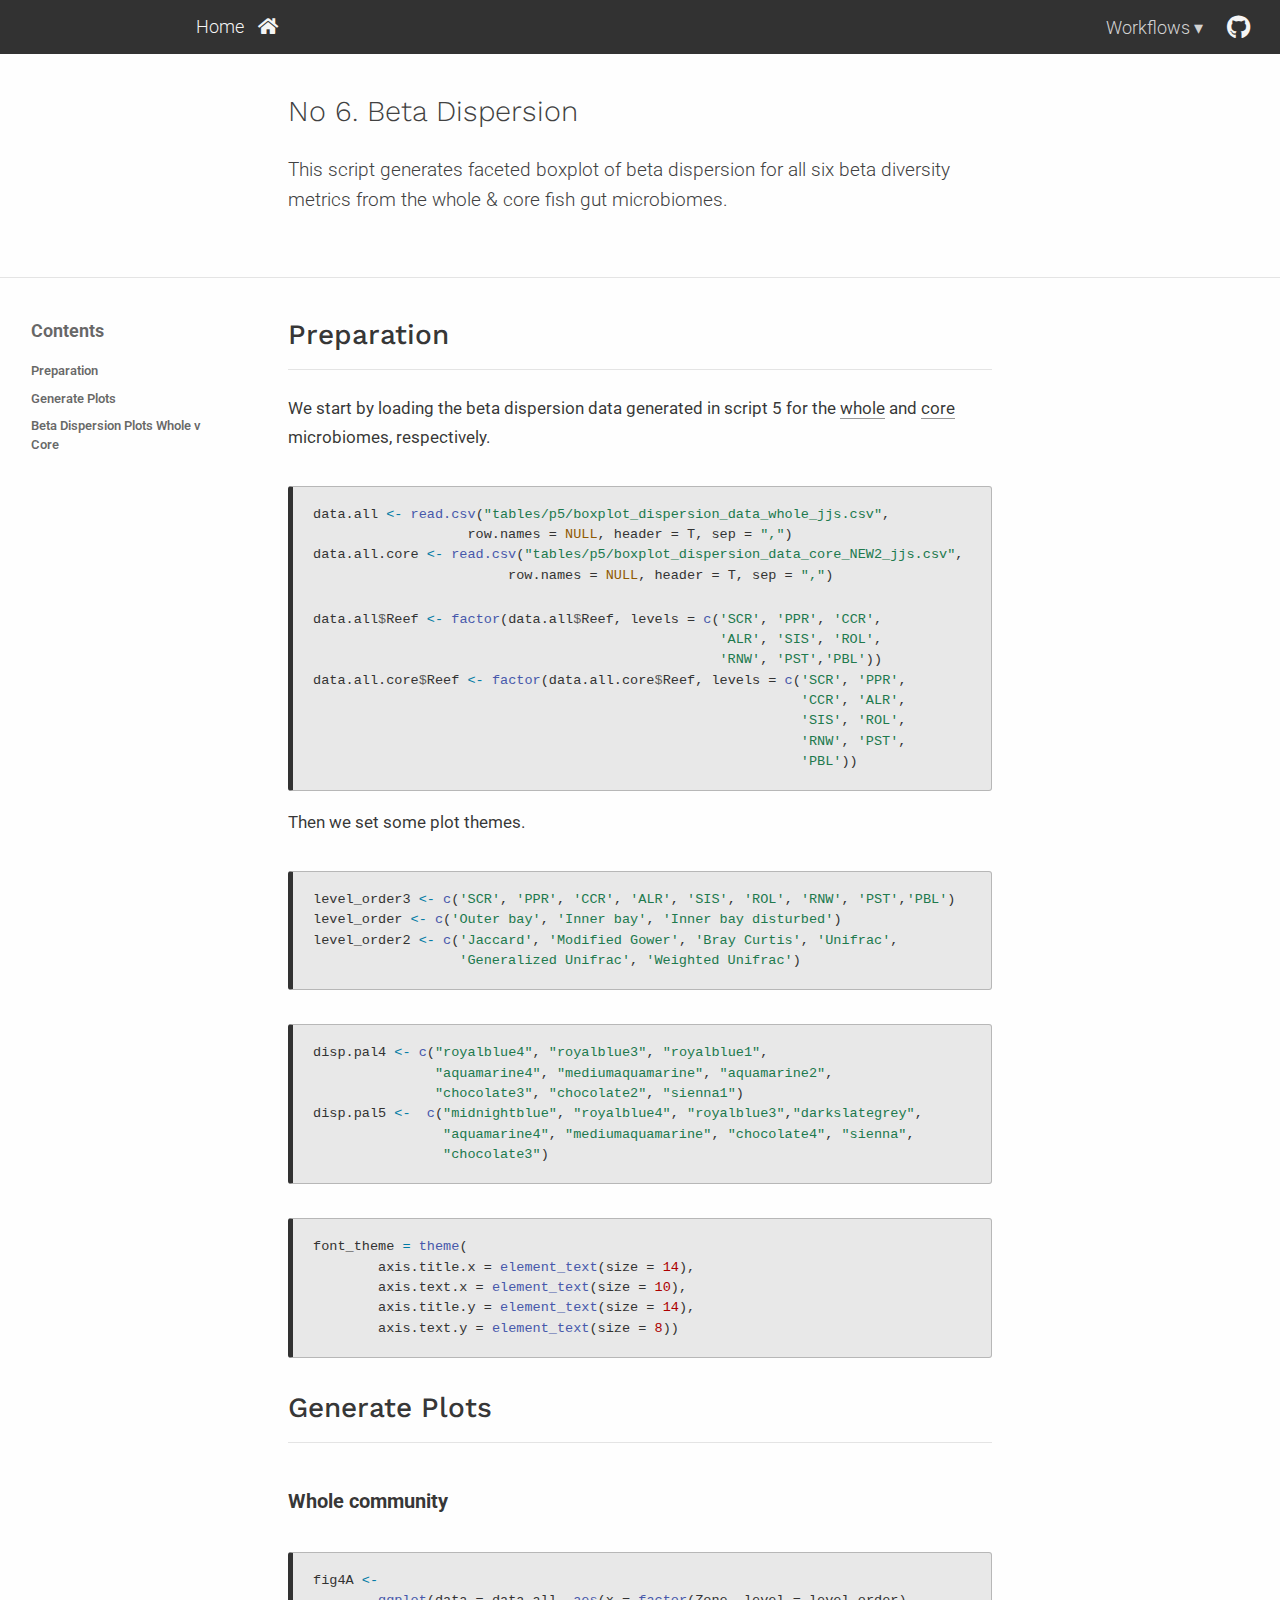
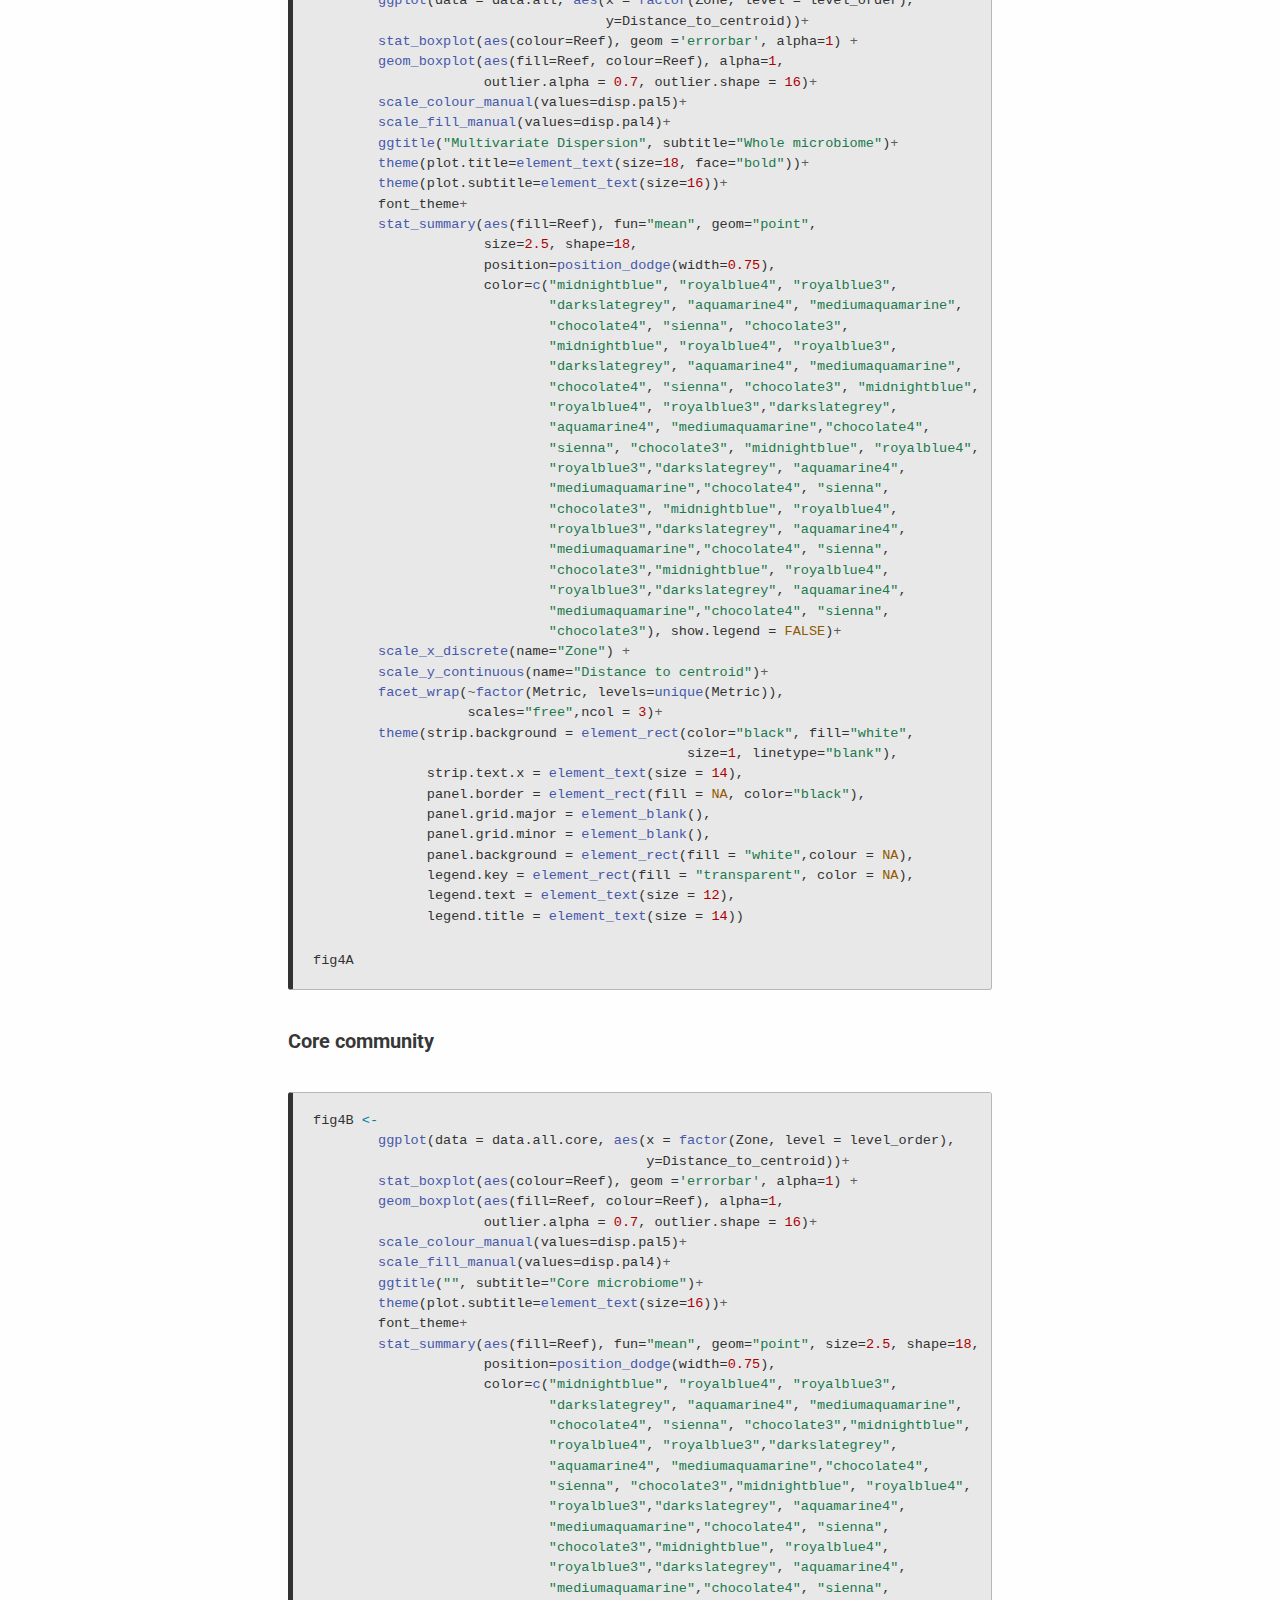
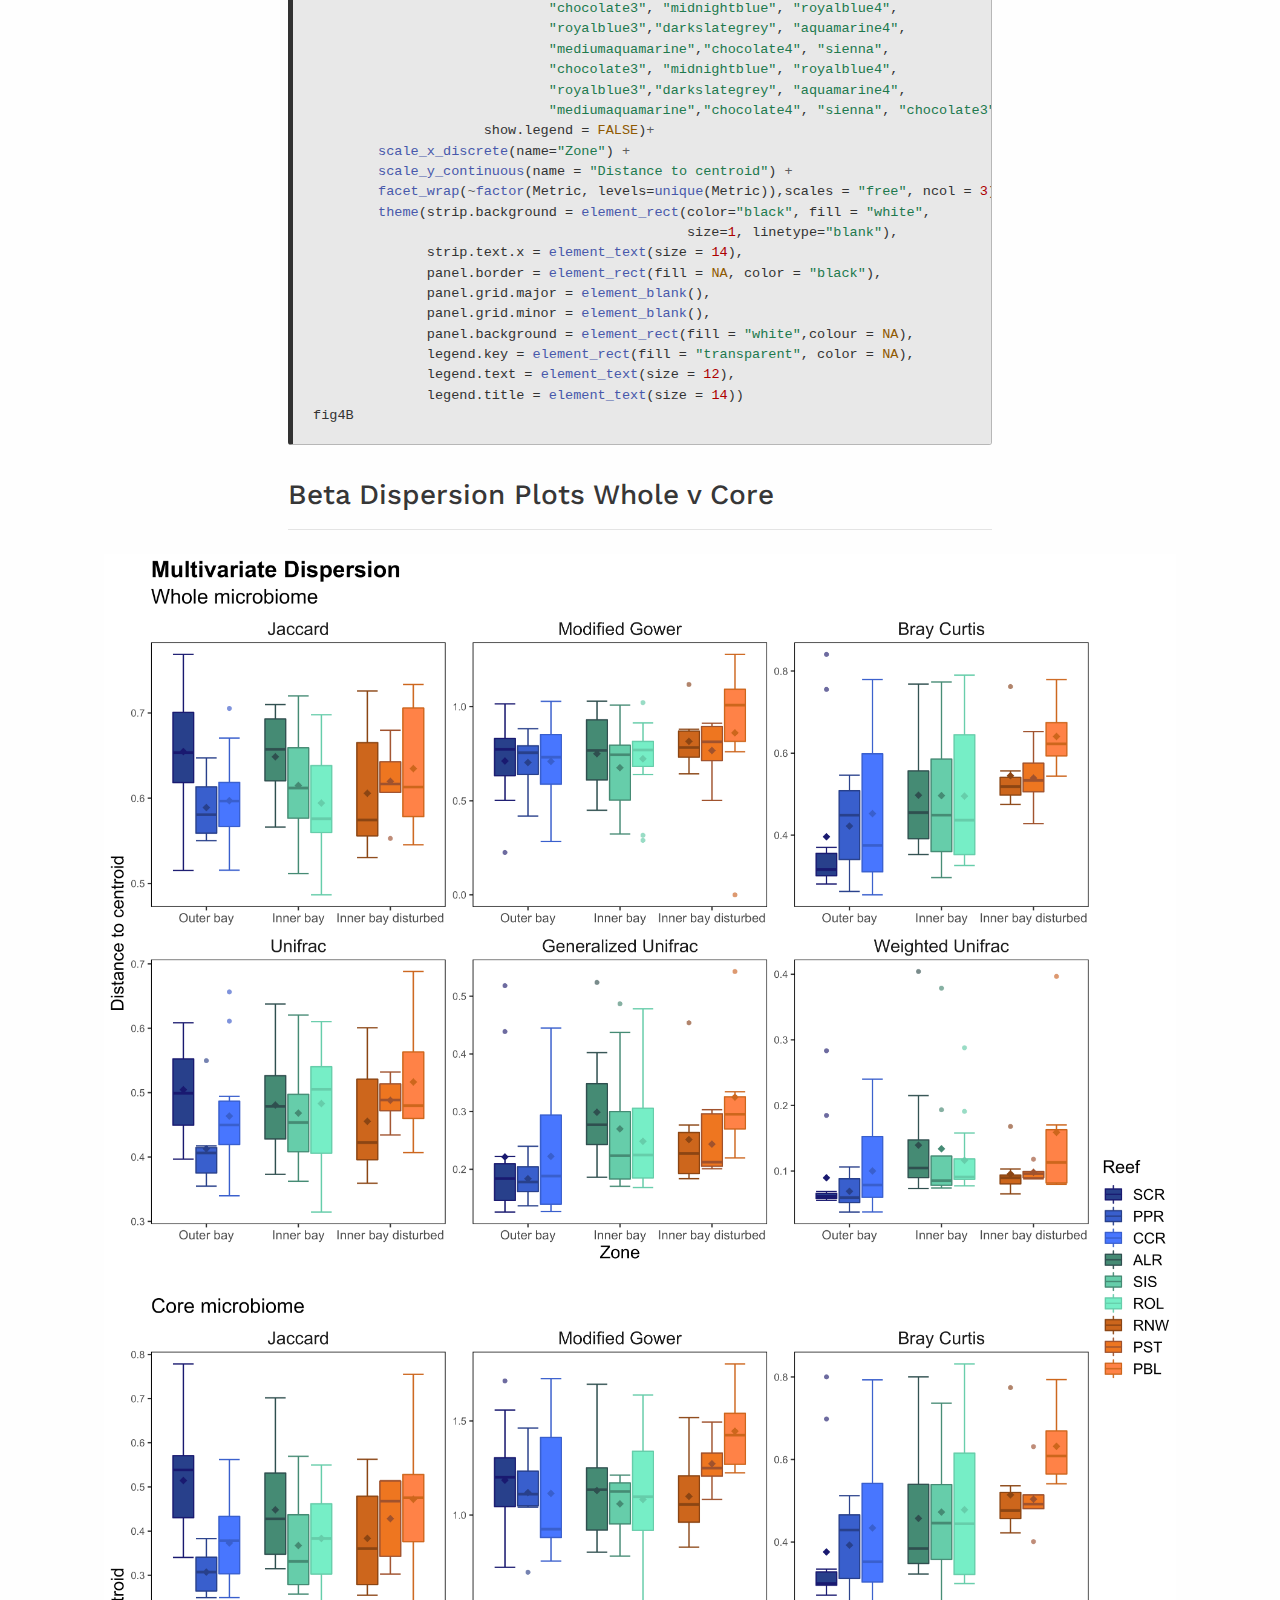
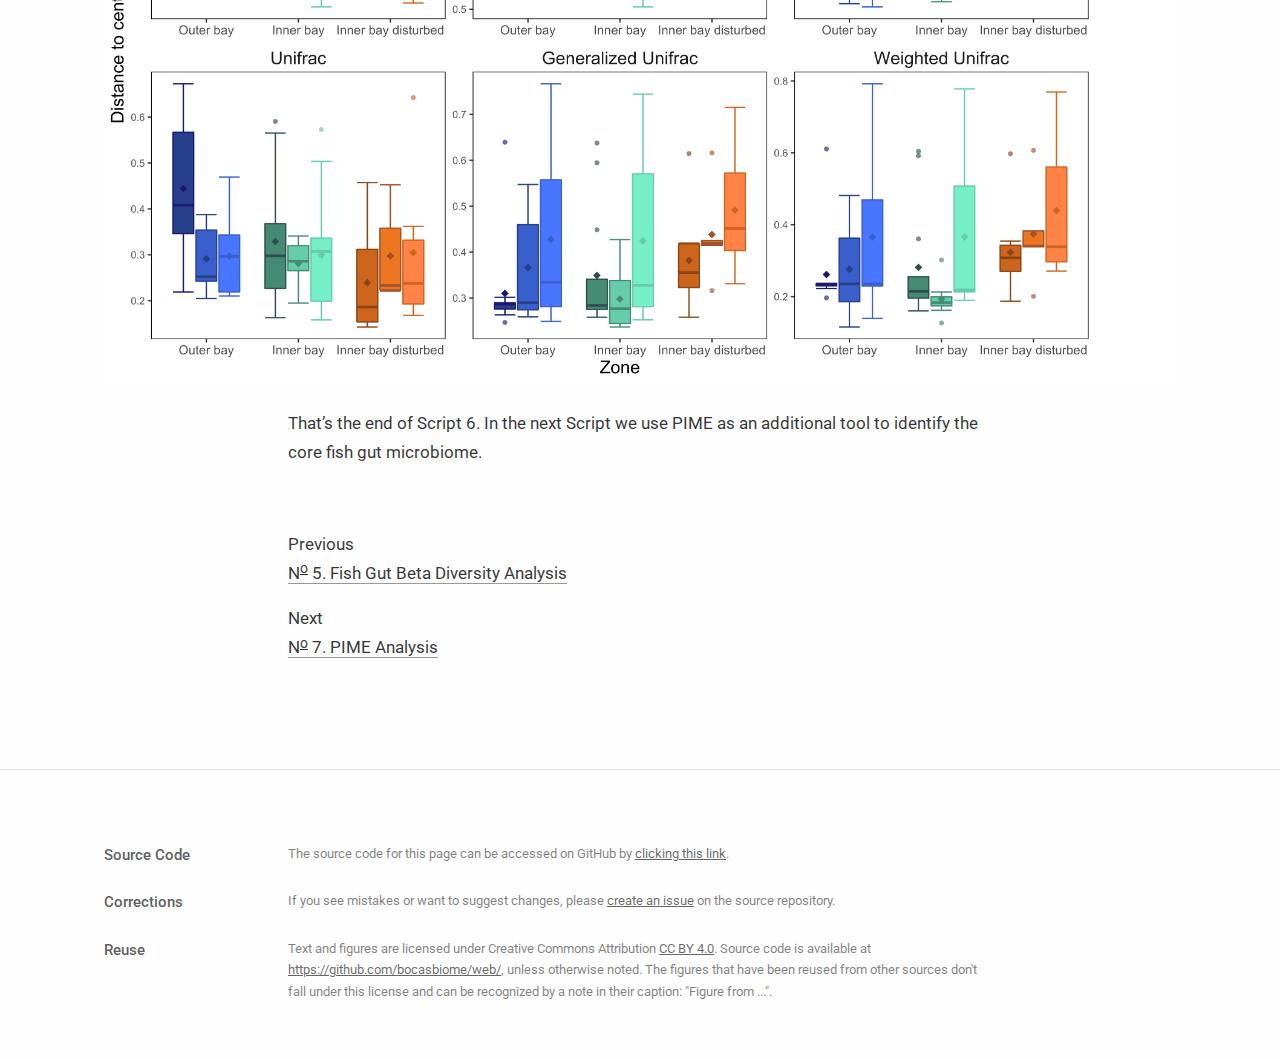
<file: wf6.html>
<!DOCTYPE html>

<html xmlns="http://www.w3.org/1999/xhtml" lang="" xml:lang="">

<head>
  <meta charset="utf-8"/>
  <meta name="viewport" content="width=device-width, initial-scale=1"/>
  <meta http-equiv="X-UA-Compatible" content="IE=Edge,chrome=1"/>
  <meta name="generator" content="distill" />

  <style type="text/css">
  /* Hide doc at startup (prevent jankiness while JS renders/transforms) */
  body {
    visibility: hidden;
  }
  </style>

 <!--radix_placeholder_import_source-->
 <!--/radix_placeholder_import_source-->

<style type="text/css">code{white-space: pre;}</style>
<style type="text/css" data-origin="pandoc">
pre > code.sourceCode { white-space: pre; position: relative; }
pre > code.sourceCode > span { display: inline-block; line-height: 1.25; }
pre > code.sourceCode > span:empty { height: 1.2em; }
.sourceCode { overflow: visible; }
code.sourceCode > span { color: inherit; text-decoration: inherit; }
div.sourceCode { margin: 1em 0; }
pre.sourceCode { margin: 0; }
@media screen {
div.sourceCode { overflow: auto; }
}
@media print {
pre > code.sourceCode { white-space: pre-wrap; }
pre > code.sourceCode > span { text-indent: -5em; padding-left: 5em; }
}
pre.numberSource code
  { counter-reset: source-line 0; }
pre.numberSource code > span
  { position: relative; left: -4em; counter-increment: source-line; }
pre.numberSource code > span > a:first-child::before
  { content: counter(source-line);
    position: relative; left: -1em; text-align: right; vertical-align: baseline;
    border: none; display: inline-block;
    -webkit-touch-callout: none; -webkit-user-select: none;
    -khtml-user-select: none; -moz-user-select: none;
    -ms-user-select: none; user-select: none;
    padding: 0 4px; width: 4em;
    color: #aaaaaa;
  }
pre.numberSource { margin-left: 3em; border-left: 1px solid #aaaaaa;  padding-left: 4px; }
div.sourceCode
  {   }
@media screen {
pre > code.sourceCode > span > a:first-child::before { text-decoration: underline; }
}
code span.al { color: #ad0000; } /* Alert */
code span.an { color: #5e5e5e; } /* Annotation */
code span.at { } /* Attribute */
code span.bn { color: #ad0000; } /* BaseN */
code span.bu { } /* BuiltIn */
code span.cf { color: #007ba5; } /* ControlFlow */
code span.ch { color: #20794d; } /* Char */
code span.cn { color: #8f5902; } /* Constant */
code span.co { color: #5e5e5e; } /* Comment */
code span.cv { color: #5e5e5e; font-style: italic; } /* CommentVar */
code span.do { color: #5e5e5e; font-style: italic; } /* Documentation */
code span.dt { color: #ad0000; } /* DataType */
code span.dv { color: #ad0000; } /* DecVal */
code span.er { color: #ad0000; } /* Error */
code span.ex { } /* Extension */
code span.fl { color: #ad0000; } /* Float */
code span.fu { color: #4758ab; } /* Function */
code span.im { } /* Import */
code span.in { color: #5e5e5e; } /* Information */
code span.kw { color: #007ba5; } /* Keyword */
code span.op { color: #5e5e5e; } /* Operator */
code span.ot { color: #007ba5; } /* Other */
code span.pp { color: #ad0000; } /* Preprocessor */
code span.sc { color: #5e5e5e; } /* SpecialChar */
code span.ss { color: #20794d; } /* SpecialString */
code span.st { color: #20794d; } /* String */
code span.va { color: #111111; } /* Variable */
code span.vs { color: #20794d; } /* VerbatimString */
code span.wa { color: #5e5e5e; font-style: italic; } /* Warning */
</style>


  <!--radix_placeholder_meta_tags-->
  <title>: No 6. Beta Dispersion</title>

  <meta property="description" itemprop="description" content="This script generates faceted boxplot of beta dispersion for all six beta diversity metrics from the whole &amp; core fish gut microbiomes."/>

  <link rel="license" href="https://creativecommons.org/licenses/by/4.0/"/>
  <link rel="icon" type="image/vnd.microsoft.icon" href="assets/favicon.ico"/>


  <!--  https://developers.facebook.com/docs/sharing/webmasters#markup -->
  <meta property="og:title" content=": No 6. Beta Dispersion"/>
  <meta property="og:type" content="article"/>
  <meta property="og:description" content="This script generates faceted boxplot of beta dispersion for all six beta diversity metrics from the whole &amp; core fish gut microbiomes."/>
  <meta property="og:locale" content="en_US"/>
  <meta property="og:site_name" content=""/>

  <!--  https://dev.twitter.com/cards/types/summary -->
  <meta property="twitter:card" content="summary"/>
  <meta property="twitter:title" content=": No 6. Beta Dispersion"/>
  <meta property="twitter:description" content="This script generates faceted boxplot of beta dispersion for all six beta diversity metrics from the whole &amp; core fish gut microbiomes."/>

  <!--/radix_placeholder_meta_tags-->
  <!--radix_placeholder_rmarkdown_metadata-->

  <script type="text/json" id="radix-rmarkdown-metadata">
  {"type":"list","attributes":{"names":{"type":"character","attributes":{},"value":["title","description"]}},"value":[{"type":"character","attributes":{},"value":["No 6. Beta Dispersion"]},{"type":"character","attributes":{},"value":["This script generates faceted boxplot of beta dispersion for all six beta diversity metrics from the whole & core fish gut microbiomes.\n"]}]}
  </script>
  <!--/radix_placeholder_rmarkdown_metadata-->
  <!--radix_placeholder_navigation_in_header-->
  <meta name="distill:offset" content=""/>

  <script type="application/javascript">

    window.headroom_prevent_pin = false;

    window.document.addEventListener("DOMContentLoaded", function (event) {

      // initialize headroom for banner
      var header = $('header').get(0);
      var headerHeight = header.offsetHeight;
      var headroom = new Headroom(header, {
        tolerance: 5,
        onPin : function() {
          if (window.headroom_prevent_pin) {
            window.headroom_prevent_pin = false;
            headroom.unpin();
          }
        }
      });
      headroom.init();
      if(window.location.hash)
        headroom.unpin();
      $(header).addClass('headroom--transition');

      // offset scroll location for banner on hash change
      // (see: https://github.com/WickyNilliams/headroom.js/issues/38)
      window.addEventListener("hashchange", function(event) {
        window.scrollTo(0, window.pageYOffset - (headerHeight + 25));
      });

      // responsive menu
      $('.distill-site-header').each(function(i, val) {
        var topnav = $(this);
        var toggle = topnav.find('.nav-toggle');
        toggle.on('click', function() {
          topnav.toggleClass('responsive');
        });
      });

      // nav dropdowns
      $('.nav-dropbtn').click(function(e) {
        $(this).next('.nav-dropdown-content').toggleClass('nav-dropdown-active');
        $(this).parent().siblings('.nav-dropdown')
           .children('.nav-dropdown-content').removeClass('nav-dropdown-active');
      });
      $("body").click(function(e){
        $('.nav-dropdown-content').removeClass('nav-dropdown-active');
      });
      $(".nav-dropdown").click(function(e){
        e.stopPropagation();
      });
    });
  </script>

  <style type="text/css">

  /* Theme (user-documented overrideables for nav appearance) */

  .distill-site-nav {
    color: rgba(255, 255, 255, 0.8);
    background-color: #0F2E3D;
    font-size: 15px;
    font-weight: 300;
  }

  .distill-site-nav a {
    color: inherit;
    text-decoration: none;
  }

  .distill-site-nav a:hover {
    color: white;
  }

  @media print {
    .distill-site-nav {
      display: none;
    }
  }

  .distill-site-header {

  }

  .distill-site-footer {

  }


  /* Site Header */

  .distill-site-header {
    width: 100%;
    box-sizing: border-box;
    z-index: 3;
  }

  .distill-site-header .nav-left {
    display: inline-block;
    margin-left: 8px;
  }

  @media screen and (max-width: 768px) {
    .distill-site-header .nav-left {
      margin-left: 0;
    }
  }


  .distill-site-header .nav-right {
    float: right;
    margin-right: 8px;
  }

  .distill-site-header a,
  .distill-site-header .title {
    display: inline-block;
    text-align: center;
    padding: 14px 10px 14px 10px;
  }

  .distill-site-header .title {
    font-size: 18px;
    min-width: 150px;
  }

  .distill-site-header .logo {
    padding: 0;
  }

  .distill-site-header .logo img {
    display: none;
    max-height: 20px;
    width: auto;
    margin-bottom: -4px;
  }

  .distill-site-header .nav-image img {
    max-height: 18px;
    width: auto;
    display: inline-block;
    margin-bottom: -3px;
  }



  @media screen and (min-width: 1000px) {
    .distill-site-header .logo img {
      display: inline-block;
    }
    .distill-site-header .nav-left {
      margin-left: 20px;
    }
    .distill-site-header .nav-right {
      margin-right: 20px;
    }
    .distill-site-header .title {
      padding-left: 12px;
    }
  }


  .distill-site-header .nav-toggle {
    display: none;
  }

  .nav-dropdown {
    display: inline-block;
    position: relative;
  }

  .nav-dropdown .nav-dropbtn {
    border: none;
    outline: none;
    color: rgba(255, 255, 255, 0.8);
    padding: 16px 10px;
    background-color: transparent;
    font-family: inherit;
    font-size: inherit;
    font-weight: inherit;
    margin: 0;
    margin-top: 1px;
    z-index: 2;
  }

  .nav-dropdown-content {
    display: none;
    position: absolute;
    background-color: white;
    min-width: 200px;
    border: 1px solid rgba(0,0,0,0.15);
    border-radius: 4px;
    box-shadow: 0px 8px 16px 0px rgba(0,0,0,0.1);
    z-index: 1;
    margin-top: 2px;
    white-space: nowrap;
    padding-top: 4px;
    padding-bottom: 4px;
  }

  .nav-dropdown-content hr {
    margin-top: 4px;
    margin-bottom: 4px;
    border: none;
    border-bottom: 1px solid rgba(0, 0, 0, 0.1);
  }

  .nav-dropdown-active {
    display: block;
  }

  .nav-dropdown-content a, .nav-dropdown-content .nav-dropdown-header {
    color: black;
    padding: 6px 24px;
    text-decoration: none;
    display: block;
    text-align: left;
  }

  .nav-dropdown-content .nav-dropdown-header {
    display: block;
    padding: 5px 24px;
    padding-bottom: 0;
    text-transform: uppercase;
    font-size: 14px;
    color: #999999;
    white-space: nowrap;
  }

  .nav-dropdown:hover .nav-dropbtn {
    color: white;
  }

  .nav-dropdown-content a:hover {
    background-color: #ddd;
    color: black;
  }

  .nav-right .nav-dropdown-content {
    margin-left: -45%;
    right: 0;
  }

  @media screen and (max-width: 768px) {
    .distill-site-header a, .distill-site-header .nav-dropdown  {display: none;}
    .distill-site-header a.nav-toggle {
      float: right;
      display: block;
    }
    .distill-site-header .title {
      margin-left: 0;
    }
    .distill-site-header .nav-right {
      margin-right: 0;
    }
    .distill-site-header {
      overflow: hidden;
    }
    .nav-right .nav-dropdown-content {
      margin-left: 0;
    }
  }


  @media screen and (max-width: 768px) {
    .distill-site-header.responsive {position: relative; min-height: 500px; }
    .distill-site-header.responsive a.nav-toggle {
      position: absolute;
      right: 0;
      top: 0;
    }
    .distill-site-header.responsive a,
    .distill-site-header.responsive .nav-dropdown {
      display: block;
      text-align: left;
    }
    .distill-site-header.responsive .nav-left,
    .distill-site-header.responsive .nav-right {
      width: 100%;
    }
    .distill-site-header.responsive .nav-dropdown {float: none;}
    .distill-site-header.responsive .nav-dropdown-content {position: relative;}
    .distill-site-header.responsive .nav-dropdown .nav-dropbtn {
      display: block;
      width: 100%;
      text-align: left;
    }
  }

  /* Site Footer */

  .distill-site-footer {
    width: 100%;
    overflow: hidden;
    box-sizing: border-box;
    z-index: 3;
    margin-top: 30px;
    padding-top: 30px;
    padding-bottom: 30px;
    text-align: center;
  }

  /* Headroom */

  d-title {
    padding-top: 6rem;
  }

  @media print {
    d-title {
      padding-top: 4rem;
    }
  }

  .headroom {
    z-index: 1000;
    position: fixed;
    top: 0;
    left: 0;
    right: 0;
  }

  .headroom--transition {
    transition: all .4s ease-in-out;
  }

  .headroom--unpinned {
    top: -100px;
  }

  .headroom--pinned {
    top: 0;
  }

  /* adjust viewport for navbar height */
  /* helps vertically center bootstrap (non-distill) content */
  .min-vh-100 {
    min-height: calc(100vh - 100px) !important;
  }

  </style>

  <script src="site_libs/jquery-3.6.0/jquery-3.6.0.min.js"></script>
  <link href="site_libs/font-awesome-5.1.0/css/all.css" rel="stylesheet"/>
  <link href="site_libs/font-awesome-5.1.0/css/v4-shims.css" rel="stylesheet"/>
  <script src="site_libs/headroom-0.9.4/headroom.min.js"></script>
  <!--/radix_placeholder_navigation_in_header-->
  <!--radix_placeholder_distill-->

  <style type="text/css">

  body {
    background-color: white;
  }

  .pandoc-table {
    width: 100%;
  }

  .pandoc-table>caption {
    margin-bottom: 10px;
  }

  .pandoc-table th:not([align]) {
    text-align: left;
  }

  .pagedtable-footer {
    font-size: 15px;
  }

  d-byline .byline {
    grid-template-columns: 2fr 2fr;
  }

  d-byline .byline h3 {
    margin-block-start: 1.5em;
  }

  d-byline .byline .authors-affiliations h3 {
    margin-block-start: 0.5em;
  }

  .authors-affiliations .orcid-id {
    width: 16px;
    height:16px;
    margin-left: 4px;
    margin-right: 4px;
    vertical-align: middle;
    padding-bottom: 2px;
  }

  d-title .dt-tags {
    margin-top: 1em;
    grid-column: text;
  }

  .dt-tags .dt-tag {
    text-decoration: none;
    display: inline-block;
    color: rgba(0,0,0,0.6);
    padding: 0em 0.4em;
    margin-right: 0.5em;
    margin-bottom: 0.4em;
    font-size: 70%;
    border: 1px solid rgba(0,0,0,0.2);
    border-radius: 3px;
    text-transform: uppercase;
    font-weight: 500;
  }

  d-article table.gt_table td,
  d-article table.gt_table th {
    border-bottom: none;
  }

  .html-widget {
    margin-bottom: 2.0em;
  }

  .l-screen-inset {
    padding-right: 16px;
  }

  .l-screen .caption {
    margin-left: 10px;
  }

  .shaded {
    background: rgb(247, 247, 247);
    padding-top: 20px;
    padding-bottom: 20px;
    border-top: 1px solid rgba(0, 0, 0, 0.1);
    border-bottom: 1px solid rgba(0, 0, 0, 0.1);
  }

  .shaded .html-widget {
    margin-bottom: 0;
    border: 1px solid rgba(0, 0, 0, 0.1);
  }

  .shaded .shaded-content {
    background: white;
  }

  .text-output {
    margin-top: 0;
    line-height: 1.5em;
  }

  .hidden {
    display: none !important;
  }

  d-article {
    padding-top: 2.5rem;
    padding-bottom: 30px;
  }

  d-appendix {
    padding-top: 30px;
  }

  d-article>p>img {
    width: 100%;
  }

  d-article h2 {
    margin: 1rem 0 1.5rem 0;
  }

  d-article h3 {
    margin-top: 1.5rem;
  }

  d-article iframe {
    border: 1px solid rgba(0, 0, 0, 0.1);
    margin-bottom: 2.0em;
    width: 100%;
  }

  /* Tweak code blocks */

  d-article div.sourceCode code,
  d-article pre code {
    font-family: Consolas, Monaco, 'Andale Mono', 'Ubuntu Mono', monospace;
  }

  d-article pre,
  d-article div.sourceCode,
  d-article div.sourceCode pre {
    overflow: auto;
  }

  d-article div.sourceCode {
    background-color: white;
  }

  d-article div.sourceCode pre {
    padding-left: 10px;
    font-size: 12px;
    border-left: 2px solid rgba(0,0,0,0.1);
  }

  d-article pre {
    font-size: 12px;
    color: black;
    background: none;
    margin-top: 0;
    text-align: left;
    white-space: pre;
    word-spacing: normal;
    word-break: normal;
    word-wrap: normal;
    line-height: 1.5;

    -moz-tab-size: 4;
    -o-tab-size: 4;
    tab-size: 4;

    -webkit-hyphens: none;
    -moz-hyphens: none;
    -ms-hyphens: none;
    hyphens: none;
  }

  d-article pre a {
    border-bottom: none;
  }

  d-article pre a:hover {
    border-bottom: none;
    text-decoration: underline;
  }

  d-article details {
    grid-column: text;
    margin-bottom: 0.8em;
  }

  @media(min-width: 768px) {

  d-article pre,
  d-article div.sourceCode,
  d-article div.sourceCode pre {
    overflow: visible !important;
  }

  d-article div.sourceCode pre {
    padding-left: 18px;
    font-size: 14px;
  }

  d-article pre {
    font-size: 14px;
  }

  }

  figure img.external {
    background: white;
    border: 1px solid rgba(0, 0, 0, 0.1);
    box-shadow: 0 1px 8px rgba(0, 0, 0, 0.1);
    padding: 18px;
    box-sizing: border-box;
  }

  /* CSS for d-contents */

  .d-contents {
    grid-column: text;
    color: rgba(0,0,0,0.8);
    font-size: 0.9em;
    padding-bottom: 1em;
    margin-bottom: 1em;
    padding-bottom: 0.5em;
    margin-bottom: 1em;
    padding-left: 0.25em;
    justify-self: start;
  }

  @media(min-width: 1000px) {
    .d-contents.d-contents-float {
      height: 0;
      grid-column-start: 1;
      grid-column-end: 4;
      justify-self: center;
      padding-right: 3em;
      padding-left: 2em;
    }
  }

  .d-contents nav h3 {
    font-size: 18px;
    margin-top: 0;
    margin-bottom: 1em;
  }

  .d-contents li {
    list-style-type: none
  }

  .d-contents nav > ul {
    padding-left: 0;
  }

  .d-contents ul {
    padding-left: 1em
  }

  .d-contents nav ul li {
    margin-top: 0.6em;
    margin-bottom: 0.2em;
  }

  .d-contents nav a {
    font-size: 13px;
    border-bottom: none;
    text-decoration: none
    color: rgba(0, 0, 0, 0.8);
  }

  .d-contents nav a:hover {
    text-decoration: underline solid rgba(0, 0, 0, 0.6)
  }

  .d-contents nav > ul > li > a {
    font-weight: 600;
  }

  .d-contents nav > ul > li > ul {
    font-weight: inherit;
  }

  .d-contents nav > ul > li > ul > li {
    margin-top: 0.2em;
  }


  .d-contents nav ul {
    margin-top: 0;
    margin-bottom: 0.25em;
  }

  .d-article-with-toc h2:nth-child(2) {
    margin-top: 0;
  }


  /* Figure */

  .figure {
    position: relative;
    margin-bottom: 2.5em;
    margin-top: 1.5em;
  }

  .figure img {
    width: 100%;
  }

  .figure .caption {
    color: rgba(0, 0, 0, 0.6);
    font-size: 12px;
    line-height: 1.5em;
  }

  .figure img.external {
    background: white;
    border: 1px solid rgba(0, 0, 0, 0.1);
    box-shadow: 0 1px 8px rgba(0, 0, 0, 0.1);
    padding: 18px;
    box-sizing: border-box;
  }

  .figure .caption a {
    color: rgba(0, 0, 0, 0.6);
  }

  .figure .caption b,
  .figure .caption strong, {
    font-weight: 600;
    color: rgba(0, 0, 0, 1.0);
  }

  /* Citations */

  d-article .citation {
    color: inherit;
    cursor: inherit;
  }

  div.hanging-indent{
    margin-left: 1em; text-indent: -1em;
  }

  /* Citation hover box */

  .tippy-box[data-theme~=light-border] {
    background-color: rgba(250, 250, 250, 0.95);
  }

  .tippy-content > p {
    margin-bottom: 0;
    padding: 2px;
  }


  /* Tweak 1000px media break to show more text */

  @media(min-width: 1000px) {
    .base-grid,
    distill-header,
    d-title,
    d-abstract,
    d-article,
    d-appendix,
    distill-appendix,
    d-byline,
    d-footnote-list,
    d-citation-list,
    distill-footer {
      grid-template-columns: [screen-start] 1fr [page-start kicker-start] 80px [middle-start] 50px [text-start kicker-end] 65px 65px 65px 65px 65px 65px 65px 65px [text-end gutter-start] 65px [middle-end] 65px [page-end gutter-end] 1fr [screen-end];
      grid-column-gap: 16px;
    }

    .grid {
      grid-column-gap: 16px;
    }

    d-article {
      font-size: 1.06rem;
      line-height: 1.7em;
    }
    figure .caption, .figure .caption, figure figcaption {
      font-size: 13px;
    }
  }

  @media(min-width: 1180px) {
    .base-grid,
    distill-header,
    d-title,
    d-abstract,
    d-article,
    d-appendix,
    distill-appendix,
    d-byline,
    d-footnote-list,
    d-citation-list,
    distill-footer {
      grid-template-columns: [screen-start] 1fr [page-start kicker-start] 60px [middle-start] 60px [text-start kicker-end] 60px 60px 60px 60px 60px 60px 60px 60px [text-end gutter-start] 60px [middle-end] 60px [page-end gutter-end] 1fr [screen-end];
      grid-column-gap: 32px;
    }

    .grid {
      grid-column-gap: 32px;
    }
  }


  /* Get the citation styles for the appendix (not auto-injected on render since
     we do our own rendering of the citation appendix) */

  d-appendix .citation-appendix,
  .d-appendix .citation-appendix {
    font-size: 11px;
    line-height: 15px;
    border-left: 1px solid rgba(0, 0, 0, 0.1);
    padding-left: 18px;
    border: 1px solid rgba(0,0,0,0.1);
    background: rgba(0, 0, 0, 0.02);
    padding: 10px 18px;
    border-radius: 3px;
    color: rgba(150, 150, 150, 1);
    overflow: hidden;
    margin-top: -12px;
    white-space: pre-wrap;
    word-wrap: break-word;
  }

  /* Include appendix styles here so they can be overridden */

  d-appendix {
    contain: layout style;
    font-size: 0.8em;
    line-height: 1.7em;
    margin-top: 60px;
    margin-bottom: 0;
    border-top: 1px solid rgba(0, 0, 0, 0.1);
    color: rgba(0,0,0,0.5);
    padding-top: 60px;
    padding-bottom: 48px;
  }

  d-appendix h3 {
    grid-column: page-start / text-start;
    font-size: 15px;
    font-weight: 500;
    margin-top: 1em;
    margin-bottom: 0;
    color: rgba(0,0,0,0.65);
  }

  d-appendix h3 + * {
    margin-top: 1em;
  }

  d-appendix ol {
    padding: 0 0 0 15px;
  }

  @media (min-width: 768px) {
    d-appendix ol {
      padding: 0 0 0 30px;
      margin-left: -30px;
    }
  }

  d-appendix li {
    margin-bottom: 1em;
  }

  d-appendix a {
    color: rgba(0, 0, 0, 0.6);
  }

  d-appendix > * {
    grid-column: text;
  }

  d-appendix > d-footnote-list,
  d-appendix > d-citation-list,
  d-appendix > distill-appendix {
    grid-column: screen;
  }

  /* Include footnote styles here so they can be overridden */

  d-footnote-list {
    contain: layout style;
  }

  d-footnote-list > * {
    grid-column: text;
  }

  d-footnote-list a.footnote-backlink {
    color: rgba(0,0,0,0.3);
    padding-left: 0.5em;
  }



  /* Anchor.js */

  .anchorjs-link {
    /*transition: all .25s linear; */
    text-decoration: none;
    border-bottom: none;
  }
  *:hover > .anchorjs-link {
    margin-left: -1.125em !important;
    text-decoration: none;
    border-bottom: none;
  }

  /* Social footer */

  .social_footer {
    margin-top: 30px;
    margin-bottom: 0;
    color: rgba(0,0,0,0.67);
  }

  .disqus-comments {
    margin-right: 30px;
  }

  .disqus-comment-count {
    border-bottom: 1px solid rgba(0, 0, 0, 0.4);
    cursor: pointer;
  }

  #disqus_thread {
    margin-top: 30px;
  }

  .article-sharing a {
    border-bottom: none;
    margin-right: 8px;
  }

  .article-sharing a:hover {
    border-bottom: none;
  }

  .sidebar-section.subscribe {
    font-size: 12px;
    line-height: 1.6em;
  }

  .subscribe p {
    margin-bottom: 0.5em;
  }


  .article-footer .subscribe {
    font-size: 15px;
    margin-top: 45px;
  }


  .sidebar-section.custom {
    font-size: 12px;
    line-height: 1.6em;
  }

  .custom p {
    margin-bottom: 0.5em;
  }

  /* Styles for listing layout (hide title) */
  .layout-listing d-title, .layout-listing .d-title {
    display: none;
  }

  /* Styles for posts lists (not auto-injected) */


  .posts-with-sidebar {
    padding-left: 45px;
    padding-right: 45px;
  }

  .posts-list .description h2,
  .posts-list .description p {
    font-family: -apple-system, BlinkMacSystemFont, "Segoe UI", Roboto, Oxygen, Ubuntu, Cantarell, "Fira Sans", "Droid Sans", "Helvetica Neue", Arial, sans-serif;
  }

  .posts-list .description h2 {
    font-weight: 700;
    border-bottom: none;
    padding-bottom: 0;
  }

  .posts-list h2.post-tag {
    border-bottom: 1px solid rgba(0, 0, 0, 0.2);
    padding-bottom: 12px;
  }
  .posts-list {
    margin-top: 60px;
    margin-bottom: 24px;
  }

  .posts-list .post-preview {
    text-decoration: none;
    overflow: hidden;
    display: block;
    border-bottom: 1px solid rgba(0, 0, 0, 0.1);
    padding: 24px 0;
  }

  .post-preview-last {
    border-bottom: none !important;
  }

  .posts-list .posts-list-caption {
    grid-column: screen;
    font-weight: 400;
  }

  .posts-list .post-preview h2 {
    margin: 0 0 6px 0;
    line-height: 1.2em;
    font-style: normal;
    font-size: 24px;
  }

  .posts-list .post-preview p {
    margin: 0 0 12px 0;
    line-height: 1.4em;
    font-size: 16px;
  }

  .posts-list .post-preview .thumbnail {
    box-sizing: border-box;
    margin-bottom: 24px;
    position: relative;
    max-width: 500px;
  }
  .posts-list .post-preview img {
    width: 100%;
    display: block;
  }

  .posts-list .metadata {
    font-size: 12px;
    line-height: 1.4em;
    margin-bottom: 18px;
  }

  .posts-list .metadata > * {
    display: inline-block;
  }

  .posts-list .metadata .publishedDate {
    margin-right: 2em;
  }

  .posts-list .metadata .dt-authors {
    display: block;
    margin-top: 0.3em;
    margin-right: 2em;
  }

  .posts-list .dt-tags {
    display: block;
    line-height: 1em;
  }

  .posts-list .dt-tags .dt-tag {
    display: inline-block;
    color: rgba(0,0,0,0.6);
    padding: 0.3em 0.4em;
    margin-right: 0.2em;
    margin-bottom: 0.4em;
    font-size: 60%;
    border: 1px solid rgba(0,0,0,0.2);
    border-radius: 3px;
    text-transform: uppercase;
    font-weight: 500;
  }

  .posts-list img {
    opacity: 1;
  }

  .posts-list img[data-src] {
    opacity: 0;
  }

  .posts-more {
    clear: both;
  }


  .posts-sidebar {
    font-size: 16px;
  }

  .posts-sidebar h3 {
    font-size: 16px;
    margin-top: 0;
    margin-bottom: 0.5em;
    font-weight: 400;
    text-transform: uppercase;
  }

  .sidebar-section {
    margin-bottom: 30px;
  }

  .categories ul {
    list-style-type: none;
    margin: 0;
    padding: 0;
  }

  .categories li {
    color: rgba(0, 0, 0, 0.8);
    margin-bottom: 0;
  }

  .categories li>a {
    border-bottom: none;
  }

  .categories li>a:hover {
    border-bottom: 1px solid rgba(0, 0, 0, 0.4);
  }

  .categories .active {
    font-weight: 600;
  }

  .categories .category-count {
    color: rgba(0, 0, 0, 0.4);
  }


  @media(min-width: 768px) {
    .posts-list .post-preview h2 {
      font-size: 26px;
    }
    .posts-list .post-preview .thumbnail {
      float: right;
      width: 30%;
      margin-bottom: 0;
    }
    .posts-list .post-preview .description {
      float: left;
      width: 45%;
    }
    .posts-list .post-preview .metadata {
      float: left;
      width: 20%;
      margin-top: 8px;
    }
    .posts-list .post-preview p {
      margin: 0 0 12px 0;
      line-height: 1.5em;
      font-size: 16px;
    }
    .posts-with-sidebar .posts-list {
      float: left;
      width: 75%;
    }
    .posts-with-sidebar .posts-sidebar {
      float: right;
      width: 20%;
      margin-top: 60px;
      padding-top: 24px;
      padding-bottom: 24px;
    }
  }


  /* Improve display for browsers without grid (IE/Edge <= 15) */

  .downlevel {
    line-height: 1.6em;
    font-family: -apple-system, BlinkMacSystemFont, "Segoe UI", Roboto, Oxygen, Ubuntu, Cantarell, "Fira Sans", "Droid Sans", "Helvetica Neue", Arial, sans-serif;
    margin: 0;
  }

  .downlevel .d-title {
    padding-top: 6rem;
    padding-bottom: 1.5rem;
  }

  .downlevel .d-title h1 {
    font-size: 50px;
    font-weight: 700;
    line-height: 1.1em;
    margin: 0 0 0.5rem;
  }

  .downlevel .d-title p {
    font-weight: 300;
    font-size: 1.2rem;
    line-height: 1.55em;
    margin-top: 0;
  }

  .downlevel .d-byline {
    padding-top: 0.8em;
    padding-bottom: 0.8em;
    font-size: 0.8rem;
    line-height: 1.8em;
  }

  .downlevel .section-separator {
    border: none;
    border-top: 1px solid rgba(0, 0, 0, 0.1);
  }

  .downlevel .d-article {
    font-size: 1.06rem;
    line-height: 1.7em;
    padding-top: 1rem;
    padding-bottom: 2rem;
  }


  .downlevel .d-appendix {
    padding-left: 0;
    padding-right: 0;
    max-width: none;
    font-size: 0.8em;
    line-height: 1.7em;
    margin-bottom: 0;
    color: rgba(0,0,0,0.5);
    padding-top: 40px;
    padding-bottom: 48px;
  }

  .downlevel .footnotes ol {
    padding-left: 13px;
  }

  .downlevel .base-grid,
  .downlevel .distill-header,
  .downlevel .d-title,
  .downlevel .d-abstract,
  .downlevel .d-article,
  .downlevel .d-appendix,
  .downlevel .distill-appendix,
  .downlevel .d-byline,
  .downlevel .d-footnote-list,
  .downlevel .d-citation-list,
  .downlevel .distill-footer,
  .downlevel .appendix-bottom,
  .downlevel .posts-container {
    padding-left: 40px;
    padding-right: 40px;
  }

  @media(min-width: 768px) {
    .downlevel .base-grid,
    .downlevel .distill-header,
    .downlevel .d-title,
    .downlevel .d-abstract,
    .downlevel .d-article,
    .downlevel .d-appendix,
    .downlevel .distill-appendix,
    .downlevel .d-byline,
    .downlevel .d-footnote-list,
    .downlevel .d-citation-list,
    .downlevel .distill-footer,
    .downlevel .appendix-bottom,
    .downlevel .posts-container {
    padding-left: 150px;
    padding-right: 150px;
    max-width: 900px;
  }
  }

  .downlevel pre code {
    display: block;
    border-left: 2px solid rgba(0, 0, 0, .1);
    padding: 0 0 0 20px;
    font-size: 14px;
  }

  .downlevel code, .downlevel pre {
    color: black;
    background: none;
    font-family: Consolas, Monaco, 'Andale Mono', 'Ubuntu Mono', monospace;
    text-align: left;
    white-space: pre;
    word-spacing: normal;
    word-break: normal;
    word-wrap: normal;
    line-height: 1.5;

    -moz-tab-size: 4;
    -o-tab-size: 4;
    tab-size: 4;

    -webkit-hyphens: none;
    -moz-hyphens: none;
    -ms-hyphens: none;
    hyphens: none;
  }

  .downlevel .posts-list .post-preview {
    color: inherit;
  }



  </style>

  <script type="application/javascript">

  function is_downlevel_browser() {
    if (bowser.isUnsupportedBrowser({ msie: "12", msedge: "16"},
                                   window.navigator.userAgent)) {
      return true;
    } else {
      return window.load_distill_framework === undefined;
    }
  }

  // show body when load is complete
  function on_load_complete() {

    // add anchors
    if (window.anchors) {
      window.anchors.options.placement = 'left';
      window.anchors.add('d-article > h2, d-article > h3, d-article > h4, d-article > h5');
    }


    // set body to visible
    document.body.style.visibility = 'visible';

    // force redraw for leaflet widgets
    if (window.HTMLWidgets) {
      var maps = window.HTMLWidgets.findAll(".leaflet");
      $.each(maps, function(i, el) {
        var map = this.getMap();
        map.invalidateSize();
        map.eachLayer(function(layer) {
          if (layer instanceof L.TileLayer)
            layer.redraw();
        });
      });
    }

    // trigger 'shown' so htmlwidgets resize
    $('d-article').trigger('shown');
  }

  function init_distill() {

    init_common();

    // create front matter
    var front_matter = $('<d-front-matter></d-front-matter>');
    $('#distill-front-matter').wrap(front_matter);

    // create d-title
    $('.d-title').changeElementType('d-title');

    // create d-byline
    var byline = $('<d-byline></d-byline>');
    $('.d-byline').replaceWith(byline);

    // create d-article
    var article = $('<d-article></d-article>');
    $('.d-article').wrap(article).children().unwrap();

    // move posts container into article
    $('.posts-container').appendTo($('d-article'));

    // create d-appendix
    $('.d-appendix').changeElementType('d-appendix');

    // flag indicating that we have appendix items
    var appendix = $('.appendix-bottom').children('h3').length > 0;

    // replace footnotes with <d-footnote>
    $('.footnote-ref').each(function(i, val) {
      appendix = true;
      var href = $(this).attr('href');
      var id = href.replace('#', '');
      var fn = $('#' + id);
      var fn_p = $('#' + id + '>p');
      fn_p.find('.footnote-back').remove();
      var text = fn_p.html();
      var dtfn = $('<d-footnote></d-footnote>');
      dtfn.html(text);
      $(this).replaceWith(dtfn);
    });
    // remove footnotes
    $('.footnotes').remove();

    // move refs into #references-listing
    $('#references-listing').replaceWith($('#refs'));

    $('h1.appendix, h2.appendix').each(function(i, val) {
      $(this).changeElementType('h3');
    });
    $('h3.appendix').each(function(i, val) {
      var id = $(this).attr('id');
      $('.d-contents a[href="#' + id + '"]').parent().remove();
      appendix = true;
      $(this).nextUntil($('h1, h2, h3')).addBack().appendTo($('d-appendix'));
    });

    // show d-appendix if we have appendix content
    $("d-appendix").css('display', appendix ? 'grid' : 'none');

    // localize layout chunks to just output
    $('.layout-chunk').each(function(i, val) {

      // capture layout
      var layout = $(this).attr('data-layout');

      // apply layout to markdown level block elements
      var elements = $(this).children().not('details, div.sourceCode, pre, script');
      elements.each(function(i, el) {
        var layout_div = $('<div class="' + layout + '"></div>');
        if (layout_div.hasClass('shaded')) {
          var shaded_content = $('<div class="shaded-content"></div>');
          $(this).wrap(shaded_content);
          $(this).parent().wrap(layout_div);
        } else {
          $(this).wrap(layout_div);
        }
      });


      // unwrap the layout-chunk div
      $(this).children().unwrap();
    });

    // remove code block used to force  highlighting css
    $('.distill-force-highlighting-css').parent().remove();

    // remove empty line numbers inserted by pandoc when using a
    // custom syntax highlighting theme
    $('code.sourceCode a:empty').remove();

    // load distill framework
    load_distill_framework();

    // wait for window.distillRunlevel == 4 to do post processing
    function distill_post_process() {

      if (!window.distillRunlevel || window.distillRunlevel < 4)
        return;

      // hide author/affiliations entirely if we have no authors
      var front_matter = JSON.parse($("#distill-front-matter").html());
      var have_authors = front_matter.authors && front_matter.authors.length > 0;
      if (!have_authors)
        $('d-byline').addClass('hidden');

      // article with toc class
      $('.d-contents').parent().addClass('d-article-with-toc');

      // strip links that point to #
      $('.authors-affiliations').find('a[href="#"]').removeAttr('href');

      // add orcid ids
      $('.authors-affiliations').find('.author').each(function(i, el) {
        var orcid_id = front_matter.authors[i].orcidID;
        if (orcid_id) {
          var a = $('<a></a>');
          a.attr('href', 'https://orcid.org/' + orcid_id);
          var img = $('<img></img>');
          img.addClass('orcid-id');
          img.attr('alt', 'ORCID ID');
          img.attr('src','[data-uri]');
          a.append(img);
          $(this).append(a);
        }
      });

      // hide elements of author/affiliations grid that have no value
      function hide_byline_column(caption) {
        $('d-byline').find('h3:contains("' + caption + '")').parent().css('visibility', 'hidden');
      }

      // affiliations
      var have_affiliations = false;
      for (var i = 0; i<front_matter.authors.length; ++i) {
        var author = front_matter.authors[i];
        if (author.affiliation !== "&nbsp;") {
          have_affiliations = true;
          break;
        }
      }
      if (!have_affiliations)
        $('d-byline').find('h3:contains("Affiliations")').css('visibility', 'hidden');

      // published date
      if (!front_matter.publishedDate)
        hide_byline_column("Published");

      // document object identifier
      var doi = $('d-byline').find('h3:contains("DOI")');
      var doi_p = doi.next().empty();
      if (!front_matter.doi) {
        // if we have a citation and valid citationText then link to that
        if ($('#citation').length > 0 && front_matter.citationText) {
          doi.html('Citation');
          $('<a href="#citation"></a>')
            .text(front_matter.citationText)
            .appendTo(doi_p);
        } else {
          hide_byline_column("DOI");
        }
      } else {
        $('<a></a>')
           .attr('href', "https://doi.org/" + front_matter.doi)
           .html(front_matter.doi)
           .appendTo(doi_p);
      }

       // change plural form of authors/affiliations
      if (front_matter.authors.length === 1) {
        var grid = $('.authors-affiliations');
        grid.children('h3:contains("Authors")').text('Author');
        grid.children('h3:contains("Affiliations")').text('Affiliation');
      }

      // remove d-appendix and d-footnote-list local styles
      $('d-appendix > style:first-child').remove();
      $('d-footnote-list > style:first-child').remove();

      // move appendix-bottom entries to the bottom
      $('.appendix-bottom').appendTo('d-appendix').children().unwrap();
      $('.appendix-bottom').remove();

      // hoverable references
      $('span.citation[data-cites]').each(function() {
        var refs = $(this).attr('data-cites').split(" ");
        var refHtml = refs.map(function(ref) {
          return "<p>" + $('#ref-' + ref).html() + "</p>";
        }).join("\n");
        window.tippy(this, {
          allowHTML: true,
          content: refHtml,
          maxWidth: 500,
          interactive: true,
          interactiveBorder: 10,
          theme: 'light-border',
          placement: 'bottom-start'
        });
      });

      // clear polling timer
      clearInterval(tid);

      // show body now that everything is ready
      on_load_complete();
    }

    var tid = setInterval(distill_post_process, 50);
    distill_post_process();

  }

  function init_downlevel() {

    init_common();

     // insert hr after d-title
    $('.d-title').after($('<hr class="section-separator"/>'));

    // check if we have authors
    var front_matter = JSON.parse($("#distill-front-matter").html());
    var have_authors = front_matter.authors && front_matter.authors.length > 0;

    // manage byline/border
    if (!have_authors)
      $('.d-byline').remove();
    $('.d-byline').after($('<hr class="section-separator"/>'));
    $('.d-byline a').remove();

    // remove toc
    $('.d-contents').remove();

    // move appendix elements
    $('h1.appendix, h2.appendix').each(function(i, val) {
      $(this).changeElementType('h3');
    });
    $('h3.appendix').each(function(i, val) {
      $(this).nextUntil($('h1, h2, h3')).addBack().appendTo($('.d-appendix'));
    });


    // inject headers into references and footnotes
    var refs_header = $('<h3></h3>');
    refs_header.text('References');
    $('#refs').prepend(refs_header);

    var footnotes_header = $('<h3></h3');
    footnotes_header.text('Footnotes');
    $('.footnotes').children('hr').first().replaceWith(footnotes_header);

    // move appendix-bottom entries to the bottom
    $('.appendix-bottom').appendTo('.d-appendix').children().unwrap();
    $('.appendix-bottom').remove();

    // remove appendix if it's empty
    if ($('.d-appendix').children().length === 0)
      $('.d-appendix').remove();

    // prepend separator above appendix
    $('.d-appendix').before($('<hr class="section-separator" style="clear: both"/>'));

    // trim code
    $('pre>code').each(function(i, val) {
      $(this).html($.trim($(this).html()));
    });

    // move posts-container right before article
    $('.posts-container').insertBefore($('.d-article'));

    $('body').addClass('downlevel');

    on_load_complete();
  }


  function init_common() {

    // jquery plugin to change element types
    (function($) {
      $.fn.changeElementType = function(newType) {
        var attrs = {};

        $.each(this[0].attributes, function(idx, attr) {
          attrs[attr.nodeName] = attr.nodeValue;
        });

        this.replaceWith(function() {
          return $("<" + newType + "/>", attrs).append($(this).contents());
        });
      };
    })(jQuery);

    // prevent underline for linked images
    $('a > img').parent().css({'border-bottom' : 'none'});

    // mark non-body figures created by knitr chunks as 100% width
    $('.layout-chunk').each(function(i, val) {
      var figures = $(this).find('img, .html-widget');
      if ($(this).attr('data-layout') !== "l-body") {
        figures.css('width', '100%');
      } else {
        figures.css('max-width', '100%');
        figures.filter("[width]").each(function(i, val) {
          var fig = $(this);
          fig.css('width', fig.attr('width') + 'px');
        });

      }
    });

    // auto-append index.html to post-preview links in file: protocol
    // and in rstudio ide preview
    $('.post-preview').each(function(i, val) {
      if (window.location.protocol === "file:")
        $(this).attr('href', $(this).attr('href') + "index.html");
    });

    // get rid of index.html references in header
    if (window.location.protocol !== "file:") {
      $('.distill-site-header a[href]').each(function(i,val) {
        $(this).attr('href', $(this).attr('href').replace("index.html", "./"));
      });
    }

    // add class to pandoc style tables
    $('tr.header').parent('thead').parent('table').addClass('pandoc-table');
    $('.kable-table').children('table').addClass('pandoc-table');

    // add figcaption style to table captions
    $('caption').parent('table').addClass("figcaption");

    // initialize posts list
    if (window.init_posts_list)
      window.init_posts_list();

    // implmement disqus comment link
    $('.disqus-comment-count').click(function() {
      window.headroom_prevent_pin = true;
      $('#disqus_thread').toggleClass('hidden');
      if (!$('#disqus_thread').hasClass('hidden')) {
        var offset = $(this).offset();
        $(window).resize();
        $('html, body').animate({
          scrollTop: offset.top - 35
        });
      }
    });
  }

  document.addEventListener('DOMContentLoaded', function() {
    if (is_downlevel_browser())
      init_downlevel();
    else
      window.addEventListener('WebComponentsReady', init_distill);
  });

  </script>

  <!--/radix_placeholder_distill-->
  <script src="site_libs/header-attrs-2.11/header-attrs.js"></script>
  <script src="site_libs/popper-2.6.0/popper.min.js"></script>
  <link href="site_libs/tippy-6.2.7/tippy.css" rel="stylesheet" />
  <link href="site_libs/tippy-6.2.7/tippy-light-border.css" rel="stylesheet" />
  <script src="site_libs/tippy-6.2.7/tippy.umd.min.js"></script>
  <script src="site_libs/anchor-4.2.2/anchor.min.js"></script>
  <script src="site_libs/bowser-1.9.3/bowser.min.js"></script>
  <script src="site_libs/webcomponents-2.0.0/webcomponents.js"></script>
  <script src="site_libs/distill-2.2.21/template.v2.js"></script>
  <!--radix_placeholder_site_in_header-->
  <style type="text/css">
  /* Whole document: */
  @import url('https://fonts.googleapis.com/css?family=PT+Sans|PT+Serif|Lato:300|Roboto:300|Nunito+Sans:300|Inconsolata|Source+Sans+Pro|Work+Sans:200,300,400,500');
  /********************************/
  /* controls general properties of site*/
  /********************************/
  body {
    color: #414141;
  /*  line-height: 1.7;
    font-size: 17px; */
    background-color: #FEFEFE;
  }

  d-title h1{
  font-size: 1.8em;
  font-family: 'Work Sans';
  font-weight: 300;
  }

  d-article h1 {
    font-size: 1.8em;
    font-family: 'Work Sans', 'Source Sans Pro', 'PT Sans';
    font-weight: 300;
  }

  d-article h2 {
    font-size: 1.65em;
    font-family: 'Work Sans', 'Source Sans Pro', 'PT Sans';
    font-weight: 500;
  }

  d-article h3 {
    margin-top: 1em;
  }

  d-article h4 {
    font-size: 1em;
  }

  d-byline .authors-affiliations {
    grid-column-end: span 3;
    grid-column-gap: 8px;
  }

  a.name:-webkit-any-link {
    text-decoration: underline;
    text-decoration-style: dotted;
  }

  a.affiliation:-webkit-any-link {
    text-decoration: underline;
    text-decoration-style: dotted;
  }

  blockquote p {
  	font-size: 1.3em;
  	font-family: 'Lato';
    font-style: normal;
    margin: 0.5em 0 0.5em;
  }

  d-article li {
    margin: 0px 0px 4px;
  }

  /********************************/
  /* controls CODE*/
  /********************************/

  /** pre.sourceCode controls code block without lang **/

  /** Controls r code  **/
  pre.sourceCode.r {
    margin-top: 0px;
     color: #333333;
     background-color: #E8E8E8;
     border-radius: 3px;
     font-size: 0.80em;
     font-family: 'Monaco', 'PT Mono', monospace;
     overflow-x: scroll !important;
     border-left: 5px solid #323232;
     border-top: 1px solid #B7B7B7;
     border-right: 1px solid #B7B7B7;
     border-bottom: 1px solid #B7B7B7;
     padding: 18px 0px 18px 20px;
   }

  /** Controls code output **/

  d-article pre {
     margin-top: 0px;
      color: #333333;
      background-color: #FAFAFA;
      font-size: 0.8em;
      border: 1px solid #ccc;
      overflow-x: scroll !important;
      padding:  10px 10px 10px 18px;
      border-radius: 5px;

    }

  /** Controls inline code  **/

  p code {
    background-color: #E8E8E8;
    border-radius: 3px;
    font-size: 0.8em;
    font-family: 'Monaco', 'PT Mono', monospace;
    overflow-x: scroll !important;
    margin-bottom: 20px;
    color: #BF2727;
  }

  /*pre.sourceCode.r {
    background-color: #E8E8E8;
    border-radius: 3px;
    font-size: 0.8em;
    font-family: 'Monaco', 'PT Mono', monospace;
    overflow-x: scroll !important;
    margin-bottom: 20px;
    border-left: 5px solid #323232;
    border-top: 1px solid #B7B7B7;
    border-right: 1px solid #B7B7B7;
    border-bottom: 1px solid #B7B7B7;
  }

  code.sourceCode.r {
    background-color: #F5F5F5;
    border-radius: 3px;
    font-size: 0.8em;
    font-family: 'Monaco', 'PT Mono', monospace;
    overflow-x: scroll !important;
    margin-bottom: 20px;
    color: #BF2727;
  }


  pre {
    border: 1px solid #ccc;
    padding: 0px 10px 10px 18px;
    margin: 1em 0px;
    border-radius: 5px;
  }
  */

  /********************************/
  /* controls NAV BAR and HEADERS*/
  /********************************/

  .nav-dropdown-content .nav-dropdown-header {
    text-transform: none;
  }

  .distill-site-header .title  {
    min-width: 150px;

  }
  /**
  .distill-site-header .logo img {
    margin-top: 15px;
    max-height: 30px;
    margin-bottom: 5px;
  }
  **/

  /**
  .distill-site-header .title {
    margin-top: 15px;
    max-height: 30px;
    margin-bottom: 5px;
  }
  **/

  .distill-site-nav {
      color: #F5F5F5;
      background-color: #323232;
      font-size: 18px;
      font-weight: 300;
  }

  .article-banner {
    width: auto;
    height: auto;
    border: 0;
  }

  img[src="assets/banner.png"] {
    border: 0;
    padding: 0;
    width: 100%;
    margin: 100px 50px 0px 25px;
  }

  img.map, map area {
    outline: none;
  }

  img[src="assets/wf_map.png"] {
    border: 0;
    padding: 0;
    margin: 0px 0px 0px 0px;
  }

  /**span code pre d-code .token.operator {
      color: #000000;
      background: hsla(0, 100%, 100%, 1);
  }
  **/

  </style>
  <!--/radix_placeholder_site_in_header-->

  <link rel="stylesheet" href="assets/styles.css" type="text/css"/>

</head>

<body>

<!--radix_placeholder_front_matter-->

<script id="distill-front-matter" type="text/json">
{"title":"No 6. Beta Dispersion","description":"This script generates faceted boxplot of beta dispersion for all six beta diversity metrics from the whole & core fish gut microbiomes.","authors":[]}
</script>

<!--/radix_placeholder_front_matter-->
<!--radix_placeholder_navigation_before_body-->
<header class="header header--fixed" role="banner">
<nav class="distill-site-nav distill-site-header">
<div class="nav-left">
<a href="index.html" class="title"></a>
<span class="nav-dropdown-header">Home</span>
<a href="index.html">
<i class="fa fa-home" aria-hidden="true"></i>
</a>
</div>
<div class="nav-right">
<div class="nav-dropdown">
<button class="nav-dropbtn">
Workflows
 
<span class="down-arrow">&#x25BE;</span>
</button>
<div class="nav-dropdown-content">
<a href="wf1.html">1. Indicator Analysis</a>
<a href="wf2.html">2. Taxa by Sample Fraction</a>
<a href="wf3.html">3. Subset Fish</a>
<a href="wf4.html">4. Alpha Diversity</a>
<a href="wf5.html">5. Beta Diversity</a>
<a href="wf6.html">6. Beta Dispersion</a>
<a href="wf7.html">7. PIME Analysis</a>
</div>
</div>
<a href="https://github.com/bocasbiome/web/">
<i class="fa fa-github fa-lg" aria-hidden="true"></i>
</a>
<a href="javascript:void(0);" class="nav-toggle">&#9776;</a>
</div>
</nav>
</header>
<!--/radix_placeholder_navigation_before_body-->
<!--radix_placeholder_site_before_body-->
<!--/radix_placeholder_site_before_body-->

<div class="d-title">
<h1>No 6. Beta Dispersion</h1>
<!--radix_placeholder_categories-->
<!--/radix_placeholder_categories-->
<p><p>This script generates faceted boxplot of beta dispersion for all six beta diversity metrics from the whole &amp; core fish gut microbiomes.</p></p>
</div>


<div class="d-article">
<div class="d-contents d-contents-float">
<nav class="l-text toc figcaption" id="TOC">
<h3>Contents</h3>
<ul>
<li><a href="#preparation">Preparation</a></li>
<li><a href="#generate-plots">Generate Plots</a></li>
<li><a href="#beta-dispersion-plots-whole-v-core">Beta Dispersion Plots Whole v Core</a></li>
<li><a href="#source-code">Source Code</a></li>
</ul>
</nav>
</div>
<h2 id="preparation">Preparation</h2>
<p>We start by loading the beta dispersion data generated in script 5 for the <a href="wf5.html#whole-community">whole</a> and <a href="wf5.html#core-community">core</a> microbiomes, respectively.</p>
<div class="layout-chunk" data-layout="l-body">
<div class="sourceCode" id="cb1"><pre class="sourceCode r"><code class="sourceCode r"><span id="cb1-1"><a href="#cb1-1" aria-hidden="true" tabindex="-1"></a>data.all <span class="ot">&lt;-</span> <span class="fu">read.csv</span>(<span class="st">&quot;tables/p5/boxplot_dispersion_data_whole_jjs.csv&quot;</span>,</span>
<span id="cb1-2"><a href="#cb1-2" aria-hidden="true" tabindex="-1"></a>                   <span class="at">row.names =</span> <span class="cn">NULL</span>, <span class="at">header =</span> T, <span class="at">sep =</span> <span class="st">&quot;,&quot;</span>)</span>
<span id="cb1-3"><a href="#cb1-3" aria-hidden="true" tabindex="-1"></a>data.all.core <span class="ot">&lt;-</span> <span class="fu">read.csv</span>(<span class="st">&quot;tables/p5/boxplot_dispersion_data_core_NEW2_jjs.csv&quot;</span>,</span>
<span id="cb1-4"><a href="#cb1-4" aria-hidden="true" tabindex="-1"></a>                        <span class="at">row.names =</span> <span class="cn">NULL</span>, <span class="at">header =</span> T, <span class="at">sep =</span> <span class="st">&quot;,&quot;</span>)</span>
<span id="cb1-5"><a href="#cb1-5" aria-hidden="true" tabindex="-1"></a></span>
<span id="cb1-6"><a href="#cb1-6" aria-hidden="true" tabindex="-1"></a>data.all<span class="sc">$</span>Reef <span class="ot">&lt;-</span> <span class="fu">factor</span>(data.all<span class="sc">$</span>Reef, <span class="at">levels =</span> <span class="fu">c</span>(<span class="st">&#39;SCR&#39;</span>, <span class="st">&#39;PPR&#39;</span>, <span class="st">&#39;CCR&#39;</span>,</span>
<span id="cb1-7"><a href="#cb1-7" aria-hidden="true" tabindex="-1"></a>                                                  <span class="st">&#39;ALR&#39;</span>, <span class="st">&#39;SIS&#39;</span>, <span class="st">&#39;ROL&#39;</span>,</span>
<span id="cb1-8"><a href="#cb1-8" aria-hidden="true" tabindex="-1"></a>                                                  <span class="st">&#39;RNW&#39;</span>, <span class="st">&#39;PST&#39;</span>,<span class="st">&#39;PBL&#39;</span>))</span>
<span id="cb1-9"><a href="#cb1-9" aria-hidden="true" tabindex="-1"></a>data.all.core<span class="sc">$</span>Reef <span class="ot">&lt;-</span> <span class="fu">factor</span>(data.all.core<span class="sc">$</span>Reef, <span class="at">levels =</span> <span class="fu">c</span>(<span class="st">&#39;SCR&#39;</span>, <span class="st">&#39;PPR&#39;</span>,</span>
<span id="cb1-10"><a href="#cb1-10" aria-hidden="true" tabindex="-1"></a>                                                            <span class="st">&#39;CCR&#39;</span>, <span class="st">&#39;ALR&#39;</span>,</span>
<span id="cb1-11"><a href="#cb1-11" aria-hidden="true" tabindex="-1"></a>                                                            <span class="st">&#39;SIS&#39;</span>, <span class="st">&#39;ROL&#39;</span>,</span>
<span id="cb1-12"><a href="#cb1-12" aria-hidden="true" tabindex="-1"></a>                                                            <span class="st">&#39;RNW&#39;</span>, <span class="st">&#39;PST&#39;</span>,</span>
<span id="cb1-13"><a href="#cb1-13" aria-hidden="true" tabindex="-1"></a>                                                            <span class="st">&#39;PBL&#39;</span>))</span></code></pre></div>
</div>
<p>Then we set some plot themes.</p>
<div class="layout-chunk" data-layout="l-body">
<div class="sourceCode" id="cb2"><pre class="sourceCode r"><code class="sourceCode r"><span id="cb2-1"><a href="#cb2-1" aria-hidden="true" tabindex="-1"></a>level_order3 <span class="ot">&lt;-</span> <span class="fu">c</span>(<span class="st">&#39;SCR&#39;</span>, <span class="st">&#39;PPR&#39;</span>, <span class="st">&#39;CCR&#39;</span>, <span class="st">&#39;ALR&#39;</span>, <span class="st">&#39;SIS&#39;</span>, <span class="st">&#39;ROL&#39;</span>, <span class="st">&#39;RNW&#39;</span>, <span class="st">&#39;PST&#39;</span>,<span class="st">&#39;PBL&#39;</span>)</span>
<span id="cb2-2"><a href="#cb2-2" aria-hidden="true" tabindex="-1"></a>level_order <span class="ot">&lt;-</span> <span class="fu">c</span>(<span class="st">&#39;Outer bay&#39;</span>, <span class="st">&#39;Inner bay&#39;</span>, <span class="st">&#39;Inner bay disturbed&#39;</span>)</span>
<span id="cb2-3"><a href="#cb2-3" aria-hidden="true" tabindex="-1"></a>level_order2 <span class="ot">&lt;-</span> <span class="fu">c</span>(<span class="st">&#39;Jaccard&#39;</span>, <span class="st">&#39;Modified Gower&#39;</span>, <span class="st">&#39;Bray Curtis&#39;</span>, <span class="st">&#39;Unifrac&#39;</span>,</span>
<span id="cb2-4"><a href="#cb2-4" aria-hidden="true" tabindex="-1"></a>                  <span class="st">&#39;Generalized Unifrac&#39;</span>, <span class="st">&#39;Weighted Unifrac&#39;</span>)</span></code></pre></div>
</div>
<div class="layout-chunk" data-layout="l-body">
<div class="sourceCode" id="cb3"><pre class="sourceCode r"><code class="sourceCode r"><span id="cb3-1"><a href="#cb3-1" aria-hidden="true" tabindex="-1"></a>disp.pal4 <span class="ot">&lt;-</span> <span class="fu">c</span>(<span class="st">&quot;royalblue4&quot;</span>, <span class="st">&quot;royalblue3&quot;</span>, <span class="st">&quot;royalblue1&quot;</span>,</span>
<span id="cb3-2"><a href="#cb3-2" aria-hidden="true" tabindex="-1"></a>               <span class="st">&quot;aquamarine4&quot;</span>, <span class="st">&quot;mediumaquamarine&quot;</span>, <span class="st">&quot;aquamarine2&quot;</span>,</span>
<span id="cb3-3"><a href="#cb3-3" aria-hidden="true" tabindex="-1"></a>               <span class="st">&quot;chocolate3&quot;</span>, <span class="st">&quot;chocolate2&quot;</span>, <span class="st">&quot;sienna1&quot;</span>)</span>
<span id="cb3-4"><a href="#cb3-4" aria-hidden="true" tabindex="-1"></a>disp.pal5 <span class="ot">&lt;-</span>  <span class="fu">c</span>(<span class="st">&quot;midnightblue&quot;</span>, <span class="st">&quot;royalblue4&quot;</span>, <span class="st">&quot;royalblue3&quot;</span>,<span class="st">&quot;darkslategrey&quot;</span>,</span>
<span id="cb3-5"><a href="#cb3-5" aria-hidden="true" tabindex="-1"></a>                <span class="st">&quot;aquamarine4&quot;</span>, <span class="st">&quot;mediumaquamarine&quot;</span>, <span class="st">&quot;chocolate4&quot;</span>, <span class="st">&quot;sienna&quot;</span>,</span>
<span id="cb3-6"><a href="#cb3-6" aria-hidden="true" tabindex="-1"></a>                <span class="st">&quot;chocolate3&quot;</span>)</span></code></pre></div>
</div>
<div class="layout-chunk" data-layout="l-body">
<div class="sourceCode" id="cb4"><pre class="sourceCode r"><code class="sourceCode r"><span id="cb4-1"><a href="#cb4-1" aria-hidden="true" tabindex="-1"></a>font_theme <span class="ot">=</span> <span class="fu">theme</span>(</span>
<span id="cb4-2"><a href="#cb4-2" aria-hidden="true" tabindex="-1"></a>        <span class="at">axis.title.x =</span> <span class="fu">element_text</span>(<span class="at">size =</span> <span class="dv">14</span>),</span>
<span id="cb4-3"><a href="#cb4-3" aria-hidden="true" tabindex="-1"></a>        <span class="at">axis.text.x =</span> <span class="fu">element_text</span>(<span class="at">size =</span> <span class="dv">10</span>),</span>
<span id="cb4-4"><a href="#cb4-4" aria-hidden="true" tabindex="-1"></a>        <span class="at">axis.title.y =</span> <span class="fu">element_text</span>(<span class="at">size =</span> <span class="dv">14</span>),</span>
<span id="cb4-5"><a href="#cb4-5" aria-hidden="true" tabindex="-1"></a>        <span class="at">axis.text.y =</span> <span class="fu">element_text</span>(<span class="at">size =</span> <span class="dv">8</span>))</span></code></pre></div>
</div>
<h2 id="generate-plots">Generate Plots</h2>
<h3 id="whole-community">Whole community</h3>
<div class="layout-chunk" data-layout="l-body">
<div class="sourceCode" id="cb5"><pre class="sourceCode r"><code class="sourceCode r"><span id="cb5-1"><a href="#cb5-1" aria-hidden="true" tabindex="-1"></a>fig4A <span class="ot">&lt;-</span></span>
<span id="cb5-2"><a href="#cb5-2" aria-hidden="true" tabindex="-1"></a>        <span class="fu">ggplot</span>(<span class="at">data =</span> data.all, <span class="fu">aes</span>(<span class="at">x =</span> <span class="fu">factor</span>(Zone, <span class="at">level =</span> level_order),</span>
<span id="cb5-3"><a href="#cb5-3" aria-hidden="true" tabindex="-1"></a>                                    <span class="at">y=</span>Distance_to_centroid))<span class="sc">+</span></span>
<span id="cb5-4"><a href="#cb5-4" aria-hidden="true" tabindex="-1"></a>        <span class="fu">stat_boxplot</span>(<span class="fu">aes</span>(<span class="at">colour=</span>Reef), <span class="at">geom =</span><span class="st">&#39;errorbar&#39;</span>, <span class="at">alpha=</span><span class="dv">1</span>) <span class="sc">+</span></span>
<span id="cb5-5"><a href="#cb5-5" aria-hidden="true" tabindex="-1"></a>        <span class="fu">geom_boxplot</span>(<span class="fu">aes</span>(<span class="at">fill=</span>Reef, <span class="at">colour=</span>Reef), <span class="at">alpha=</span><span class="dv">1</span>,</span>
<span id="cb5-6"><a href="#cb5-6" aria-hidden="true" tabindex="-1"></a>                     <span class="at">outlier.alpha =</span> <span class="fl">0.7</span>, <span class="at">outlier.shape =</span> <span class="dv">16</span>)<span class="sc">+</span></span>
<span id="cb5-7"><a href="#cb5-7" aria-hidden="true" tabindex="-1"></a>        <span class="fu">scale_colour_manual</span>(<span class="at">values=</span>disp.pal5)<span class="sc">+</span></span>
<span id="cb5-8"><a href="#cb5-8" aria-hidden="true" tabindex="-1"></a>        <span class="fu">scale_fill_manual</span>(<span class="at">values=</span>disp.pal4)<span class="sc">+</span></span>
<span id="cb5-9"><a href="#cb5-9" aria-hidden="true" tabindex="-1"></a>        <span class="fu">ggtitle</span>(<span class="st">&quot;Multivariate Dispersion&quot;</span>, <span class="at">subtitle=</span><span class="st">&quot;Whole microbiome&quot;</span>)<span class="sc">+</span></span>
<span id="cb5-10"><a href="#cb5-10" aria-hidden="true" tabindex="-1"></a>        <span class="fu">theme</span>(<span class="at">plot.title=</span><span class="fu">element_text</span>(<span class="at">size=</span><span class="dv">18</span>, <span class="at">face=</span><span class="st">&quot;bold&quot;</span>))<span class="sc">+</span></span>
<span id="cb5-11"><a href="#cb5-11" aria-hidden="true" tabindex="-1"></a>        <span class="fu">theme</span>(<span class="at">plot.subtitle=</span><span class="fu">element_text</span>(<span class="at">size=</span><span class="dv">16</span>))<span class="sc">+</span></span>
<span id="cb5-12"><a href="#cb5-12" aria-hidden="true" tabindex="-1"></a>        font_theme<span class="sc">+</span></span>
<span id="cb5-13"><a href="#cb5-13" aria-hidden="true" tabindex="-1"></a>        <span class="fu">stat_summary</span>(<span class="fu">aes</span>(<span class="at">fill=</span>Reef), <span class="at">fun=</span><span class="st">&quot;mean&quot;</span>, <span class="at">geom=</span><span class="st">&quot;point&quot;</span>,</span>
<span id="cb5-14"><a href="#cb5-14" aria-hidden="true" tabindex="-1"></a>                     <span class="at">size=</span><span class="fl">2.5</span>, <span class="at">shape=</span><span class="dv">18</span>,</span>
<span id="cb5-15"><a href="#cb5-15" aria-hidden="true" tabindex="-1"></a>                     <span class="at">position=</span><span class="fu">position_dodge</span>(<span class="at">width=</span><span class="fl">0.75</span>),</span>
<span id="cb5-16"><a href="#cb5-16" aria-hidden="true" tabindex="-1"></a>                     <span class="at">color=</span><span class="fu">c</span>(<span class="st">&quot;midnightblue&quot;</span>, <span class="st">&quot;royalblue4&quot;</span>, <span class="st">&quot;royalblue3&quot;</span>,</span>
<span id="cb5-17"><a href="#cb5-17" aria-hidden="true" tabindex="-1"></a>                             <span class="st">&quot;darkslategrey&quot;</span>, <span class="st">&quot;aquamarine4&quot;</span>, <span class="st">&quot;mediumaquamarine&quot;</span>,</span>
<span id="cb5-18"><a href="#cb5-18" aria-hidden="true" tabindex="-1"></a>                             <span class="st">&quot;chocolate4&quot;</span>, <span class="st">&quot;sienna&quot;</span>, <span class="st">&quot;chocolate3&quot;</span>,</span>
<span id="cb5-19"><a href="#cb5-19" aria-hidden="true" tabindex="-1"></a>                             <span class="st">&quot;midnightblue&quot;</span>, <span class="st">&quot;royalblue4&quot;</span>, <span class="st">&quot;royalblue3&quot;</span>,</span>
<span id="cb5-20"><a href="#cb5-20" aria-hidden="true" tabindex="-1"></a>                             <span class="st">&quot;darkslategrey&quot;</span>, <span class="st">&quot;aquamarine4&quot;</span>, <span class="st">&quot;mediumaquamarine&quot;</span>,</span>
<span id="cb5-21"><a href="#cb5-21" aria-hidden="true" tabindex="-1"></a>                             <span class="st">&quot;chocolate4&quot;</span>, <span class="st">&quot;sienna&quot;</span>, <span class="st">&quot;chocolate3&quot;</span>, <span class="st">&quot;midnightblue&quot;</span>,</span>
<span id="cb5-22"><a href="#cb5-22" aria-hidden="true" tabindex="-1"></a>                             <span class="st">&quot;royalblue4&quot;</span>, <span class="st">&quot;royalblue3&quot;</span>,<span class="st">&quot;darkslategrey&quot;</span>,</span>
<span id="cb5-23"><a href="#cb5-23" aria-hidden="true" tabindex="-1"></a>                             <span class="st">&quot;aquamarine4&quot;</span>, <span class="st">&quot;mediumaquamarine&quot;</span>,<span class="st">&quot;chocolate4&quot;</span>,</span>
<span id="cb5-24"><a href="#cb5-24" aria-hidden="true" tabindex="-1"></a>                             <span class="st">&quot;sienna&quot;</span>, <span class="st">&quot;chocolate3&quot;</span>, <span class="st">&quot;midnightblue&quot;</span>, <span class="st">&quot;royalblue4&quot;</span>,</span>
<span id="cb5-25"><a href="#cb5-25" aria-hidden="true" tabindex="-1"></a>                             <span class="st">&quot;royalblue3&quot;</span>,<span class="st">&quot;darkslategrey&quot;</span>, <span class="st">&quot;aquamarine4&quot;</span>,</span>
<span id="cb5-26"><a href="#cb5-26" aria-hidden="true" tabindex="-1"></a>                             <span class="st">&quot;mediumaquamarine&quot;</span>,<span class="st">&quot;chocolate4&quot;</span>, <span class="st">&quot;sienna&quot;</span>,</span>
<span id="cb5-27"><a href="#cb5-27" aria-hidden="true" tabindex="-1"></a>                             <span class="st">&quot;chocolate3&quot;</span>, <span class="st">&quot;midnightblue&quot;</span>, <span class="st">&quot;royalblue4&quot;</span>,</span>
<span id="cb5-28"><a href="#cb5-28" aria-hidden="true" tabindex="-1"></a>                             <span class="st">&quot;royalblue3&quot;</span>,<span class="st">&quot;darkslategrey&quot;</span>, <span class="st">&quot;aquamarine4&quot;</span>,</span>
<span id="cb5-29"><a href="#cb5-29" aria-hidden="true" tabindex="-1"></a>                             <span class="st">&quot;mediumaquamarine&quot;</span>,<span class="st">&quot;chocolate4&quot;</span>, <span class="st">&quot;sienna&quot;</span>,</span>
<span id="cb5-30"><a href="#cb5-30" aria-hidden="true" tabindex="-1"></a>                             <span class="st">&quot;chocolate3&quot;</span>,<span class="st">&quot;midnightblue&quot;</span>, <span class="st">&quot;royalblue4&quot;</span>,</span>
<span id="cb5-31"><a href="#cb5-31" aria-hidden="true" tabindex="-1"></a>                             <span class="st">&quot;royalblue3&quot;</span>,<span class="st">&quot;darkslategrey&quot;</span>, <span class="st">&quot;aquamarine4&quot;</span>,</span>
<span id="cb5-32"><a href="#cb5-32" aria-hidden="true" tabindex="-1"></a>                             <span class="st">&quot;mediumaquamarine&quot;</span>,<span class="st">&quot;chocolate4&quot;</span>, <span class="st">&quot;sienna&quot;</span>,</span>
<span id="cb5-33"><a href="#cb5-33" aria-hidden="true" tabindex="-1"></a>                             <span class="st">&quot;chocolate3&quot;</span>), <span class="at">show.legend =</span> <span class="cn">FALSE</span>)<span class="sc">+</span></span>
<span id="cb5-34"><a href="#cb5-34" aria-hidden="true" tabindex="-1"></a>        <span class="fu">scale_x_discrete</span>(<span class="at">name=</span><span class="st">&quot;Zone&quot;</span>) <span class="sc">+</span></span>
<span id="cb5-35"><a href="#cb5-35" aria-hidden="true" tabindex="-1"></a>        <span class="fu">scale_y_continuous</span>(<span class="at">name=</span><span class="st">&quot;Distance to centroid&quot;</span>)<span class="sc">+</span></span>
<span id="cb5-36"><a href="#cb5-36" aria-hidden="true" tabindex="-1"></a>        <span class="fu">facet_wrap</span>(<span class="sc">~</span><span class="fu">factor</span>(Metric, <span class="at">levels=</span><span class="fu">unique</span>(Metric)),</span>
<span id="cb5-37"><a href="#cb5-37" aria-hidden="true" tabindex="-1"></a>                   <span class="at">scales=</span><span class="st">&quot;free&quot;</span>,<span class="at">ncol =</span> <span class="dv">3</span>)<span class="sc">+</span></span>
<span id="cb5-38"><a href="#cb5-38" aria-hidden="true" tabindex="-1"></a>        <span class="fu">theme</span>(<span class="at">strip.background =</span> <span class="fu">element_rect</span>(<span class="at">color=</span><span class="st">&quot;black&quot;</span>, <span class="at">fill=</span><span class="st">&quot;white&quot;</span>,</span>
<span id="cb5-39"><a href="#cb5-39" aria-hidden="true" tabindex="-1"></a>                                              <span class="at">size=</span><span class="dv">1</span>, <span class="at">linetype=</span><span class="st">&quot;blank&quot;</span>),</span>
<span id="cb5-40"><a href="#cb5-40" aria-hidden="true" tabindex="-1"></a>              <span class="at">strip.text.x =</span> <span class="fu">element_text</span>(<span class="at">size =</span> <span class="dv">14</span>),</span>
<span id="cb5-41"><a href="#cb5-41" aria-hidden="true" tabindex="-1"></a>              <span class="at">panel.border =</span> <span class="fu">element_rect</span>(<span class="at">fill =</span> <span class="cn">NA</span>, <span class="at">color=</span><span class="st">&quot;black&quot;</span>),</span>
<span id="cb5-42"><a href="#cb5-42" aria-hidden="true" tabindex="-1"></a>              <span class="at">panel.grid.major =</span> <span class="fu">element_blank</span>(),</span>
<span id="cb5-43"><a href="#cb5-43" aria-hidden="true" tabindex="-1"></a>              <span class="at">panel.grid.minor =</span> <span class="fu">element_blank</span>(),</span>
<span id="cb5-44"><a href="#cb5-44" aria-hidden="true" tabindex="-1"></a>              <span class="at">panel.background =</span> <span class="fu">element_rect</span>(<span class="at">fill =</span> <span class="st">&quot;white&quot;</span>,<span class="at">colour =</span> <span class="cn">NA</span>),</span>
<span id="cb5-45"><a href="#cb5-45" aria-hidden="true" tabindex="-1"></a>              <span class="at">legend.key =</span> <span class="fu">element_rect</span>(<span class="at">fill =</span> <span class="st">&quot;transparent&quot;</span>, <span class="at">color =</span> <span class="cn">NA</span>),</span>
<span id="cb5-46"><a href="#cb5-46" aria-hidden="true" tabindex="-1"></a>              <span class="at">legend.text =</span> <span class="fu">element_text</span>(<span class="at">size =</span> <span class="dv">12</span>),</span>
<span id="cb5-47"><a href="#cb5-47" aria-hidden="true" tabindex="-1"></a>              <span class="at">legend.title =</span> <span class="fu">element_text</span>(<span class="at">size =</span> <span class="dv">14</span>))</span>
<span id="cb5-48"><a href="#cb5-48" aria-hidden="true" tabindex="-1"></a></span>
<span id="cb5-49"><a href="#cb5-49" aria-hidden="true" tabindex="-1"></a>fig4A</span></code></pre></div>
</div>
<h3 id="core-community">Core community</h3>
<div class="layout-chunk" data-layout="l-body">
<div class="sourceCode" id="cb6"><pre class="sourceCode r"><code class="sourceCode r"><span id="cb6-1"><a href="#cb6-1" aria-hidden="true" tabindex="-1"></a>fig4B <span class="ot">&lt;-</span></span>
<span id="cb6-2"><a href="#cb6-2" aria-hidden="true" tabindex="-1"></a>        <span class="fu">ggplot</span>(<span class="at">data =</span> data.all.core, <span class="fu">aes</span>(<span class="at">x =</span> <span class="fu">factor</span>(Zone, <span class="at">level =</span> level_order),</span>
<span id="cb6-3"><a href="#cb6-3" aria-hidden="true" tabindex="-1"></a>                                         <span class="at">y=</span>Distance_to_centroid))<span class="sc">+</span></span>
<span id="cb6-4"><a href="#cb6-4" aria-hidden="true" tabindex="-1"></a>        <span class="fu">stat_boxplot</span>(<span class="fu">aes</span>(<span class="at">colour=</span>Reef), <span class="at">geom =</span><span class="st">&#39;errorbar&#39;</span>, <span class="at">alpha=</span><span class="dv">1</span>) <span class="sc">+</span></span>
<span id="cb6-5"><a href="#cb6-5" aria-hidden="true" tabindex="-1"></a>        <span class="fu">geom_boxplot</span>(<span class="fu">aes</span>(<span class="at">fill=</span>Reef, <span class="at">colour=</span>Reef), <span class="at">alpha=</span><span class="dv">1</span>,</span>
<span id="cb6-6"><a href="#cb6-6" aria-hidden="true" tabindex="-1"></a>                     <span class="at">outlier.alpha =</span> <span class="fl">0.7</span>, <span class="at">outlier.shape =</span> <span class="dv">16</span>)<span class="sc">+</span></span>
<span id="cb6-7"><a href="#cb6-7" aria-hidden="true" tabindex="-1"></a>        <span class="fu">scale_colour_manual</span>(<span class="at">values=</span>disp.pal5)<span class="sc">+</span></span>
<span id="cb6-8"><a href="#cb6-8" aria-hidden="true" tabindex="-1"></a>        <span class="fu">scale_fill_manual</span>(<span class="at">values=</span>disp.pal4)<span class="sc">+</span></span>
<span id="cb6-9"><a href="#cb6-9" aria-hidden="true" tabindex="-1"></a>        <span class="fu">ggtitle</span>(<span class="st">&quot;&quot;</span>, <span class="at">subtitle=</span><span class="st">&quot;Core microbiome&quot;</span>)<span class="sc">+</span></span>
<span id="cb6-10"><a href="#cb6-10" aria-hidden="true" tabindex="-1"></a>        <span class="fu">theme</span>(<span class="at">plot.subtitle=</span><span class="fu">element_text</span>(<span class="at">size=</span><span class="dv">16</span>))<span class="sc">+</span></span>
<span id="cb6-11"><a href="#cb6-11" aria-hidden="true" tabindex="-1"></a>        font_theme<span class="sc">+</span></span>
<span id="cb6-12"><a href="#cb6-12" aria-hidden="true" tabindex="-1"></a>        <span class="fu">stat_summary</span>(<span class="fu">aes</span>(<span class="at">fill=</span>Reef), <span class="at">fun=</span><span class="st">&quot;mean&quot;</span>, <span class="at">geom=</span><span class="st">&quot;point&quot;</span>, <span class="at">size=</span><span class="fl">2.5</span>, <span class="at">shape=</span><span class="dv">18</span>,</span>
<span id="cb6-13"><a href="#cb6-13" aria-hidden="true" tabindex="-1"></a>                     <span class="at">position=</span><span class="fu">position_dodge</span>(<span class="at">width=</span><span class="fl">0.75</span>),</span>
<span id="cb6-14"><a href="#cb6-14" aria-hidden="true" tabindex="-1"></a>                     <span class="at">color=</span><span class="fu">c</span>(<span class="st">&quot;midnightblue&quot;</span>, <span class="st">&quot;royalblue4&quot;</span>, <span class="st">&quot;royalblue3&quot;</span>,</span>
<span id="cb6-15"><a href="#cb6-15" aria-hidden="true" tabindex="-1"></a>                             <span class="st">&quot;darkslategrey&quot;</span>, <span class="st">&quot;aquamarine4&quot;</span>, <span class="st">&quot;mediumaquamarine&quot;</span>,</span>
<span id="cb6-16"><a href="#cb6-16" aria-hidden="true" tabindex="-1"></a>                             <span class="st">&quot;chocolate4&quot;</span>, <span class="st">&quot;sienna&quot;</span>, <span class="st">&quot;chocolate3&quot;</span>,<span class="st">&quot;midnightblue&quot;</span>,</span>
<span id="cb6-17"><a href="#cb6-17" aria-hidden="true" tabindex="-1"></a>                             <span class="st">&quot;royalblue4&quot;</span>, <span class="st">&quot;royalblue3&quot;</span>,<span class="st">&quot;darkslategrey&quot;</span>,</span>
<span id="cb6-18"><a href="#cb6-18" aria-hidden="true" tabindex="-1"></a>                             <span class="st">&quot;aquamarine4&quot;</span>, <span class="st">&quot;mediumaquamarine&quot;</span>,<span class="st">&quot;chocolate4&quot;</span>,</span>
<span id="cb6-19"><a href="#cb6-19" aria-hidden="true" tabindex="-1"></a>                             <span class="st">&quot;sienna&quot;</span>, <span class="st">&quot;chocolate3&quot;</span>,<span class="st">&quot;midnightblue&quot;</span>, <span class="st">&quot;royalblue4&quot;</span>,</span>
<span id="cb6-20"><a href="#cb6-20" aria-hidden="true" tabindex="-1"></a>                             <span class="st">&quot;royalblue3&quot;</span>,<span class="st">&quot;darkslategrey&quot;</span>, <span class="st">&quot;aquamarine4&quot;</span>,</span>
<span id="cb6-21"><a href="#cb6-21" aria-hidden="true" tabindex="-1"></a>                             <span class="st">&quot;mediumaquamarine&quot;</span>,<span class="st">&quot;chocolate4&quot;</span>, <span class="st">&quot;sienna&quot;</span>,</span>
<span id="cb6-22"><a href="#cb6-22" aria-hidden="true" tabindex="-1"></a>                             <span class="st">&quot;chocolate3&quot;</span>,<span class="st">&quot;midnightblue&quot;</span>, <span class="st">&quot;royalblue4&quot;</span>,</span>
<span id="cb6-23"><a href="#cb6-23" aria-hidden="true" tabindex="-1"></a>                             <span class="st">&quot;royalblue3&quot;</span>,<span class="st">&quot;darkslategrey&quot;</span>, <span class="st">&quot;aquamarine4&quot;</span>,</span>
<span id="cb6-24"><a href="#cb6-24" aria-hidden="true" tabindex="-1"></a>                             <span class="st">&quot;mediumaquamarine&quot;</span>,<span class="st">&quot;chocolate4&quot;</span>, <span class="st">&quot;sienna&quot;</span>,</span>
<span id="cb6-25"><a href="#cb6-25" aria-hidden="true" tabindex="-1"></a>                             <span class="st">&quot;chocolate3&quot;</span>, <span class="st">&quot;midnightblue&quot;</span>, <span class="st">&quot;royalblue4&quot;</span>,</span>
<span id="cb6-26"><a href="#cb6-26" aria-hidden="true" tabindex="-1"></a>                             <span class="st">&quot;royalblue3&quot;</span>,<span class="st">&quot;darkslategrey&quot;</span>, <span class="st">&quot;aquamarine4&quot;</span>,</span>
<span id="cb6-27"><a href="#cb6-27" aria-hidden="true" tabindex="-1"></a>                             <span class="st">&quot;mediumaquamarine&quot;</span>,<span class="st">&quot;chocolate4&quot;</span>, <span class="st">&quot;sienna&quot;</span>,</span>
<span id="cb6-28"><a href="#cb6-28" aria-hidden="true" tabindex="-1"></a>                             <span class="st">&quot;chocolate3&quot;</span>, <span class="st">&quot;midnightblue&quot;</span>, <span class="st">&quot;royalblue4&quot;</span>,</span>
<span id="cb6-29"><a href="#cb6-29" aria-hidden="true" tabindex="-1"></a>                             <span class="st">&quot;royalblue3&quot;</span>,<span class="st">&quot;darkslategrey&quot;</span>, <span class="st">&quot;aquamarine4&quot;</span>,</span>
<span id="cb6-30"><a href="#cb6-30" aria-hidden="true" tabindex="-1"></a>                             <span class="st">&quot;mediumaquamarine&quot;</span>,<span class="st">&quot;chocolate4&quot;</span>, <span class="st">&quot;sienna&quot;</span>, <span class="st">&quot;chocolate3&quot;</span>),</span>
<span id="cb6-31"><a href="#cb6-31" aria-hidden="true" tabindex="-1"></a>                     <span class="at">show.legend =</span> <span class="cn">FALSE</span>)<span class="sc">+</span></span>
<span id="cb6-32"><a href="#cb6-32" aria-hidden="true" tabindex="-1"></a>        <span class="fu">scale_x_discrete</span>(<span class="at">name=</span><span class="st">&quot;Zone&quot;</span>) <span class="sc">+</span></span>
<span id="cb6-33"><a href="#cb6-33" aria-hidden="true" tabindex="-1"></a>        <span class="fu">scale_y_continuous</span>(<span class="at">name =</span> <span class="st">&quot;Distance to centroid&quot;</span>) <span class="sc">+</span></span>
<span id="cb6-34"><a href="#cb6-34" aria-hidden="true" tabindex="-1"></a>        <span class="fu">facet_wrap</span>(<span class="sc">~</span><span class="fu">factor</span>(Metric, <span class="at">levels=</span><span class="fu">unique</span>(Metric)),<span class="at">scales =</span> <span class="st">&quot;free&quot;</span>, <span class="at">ncol =</span> <span class="dv">3</span>) <span class="sc">+</span></span>
<span id="cb6-35"><a href="#cb6-35" aria-hidden="true" tabindex="-1"></a>        <span class="fu">theme</span>(<span class="at">strip.background =</span> <span class="fu">element_rect</span>(<span class="at">color=</span><span class="st">&quot;black&quot;</span>, <span class="at">fill =</span> <span class="st">&quot;white&quot;</span>,</span>
<span id="cb6-36"><a href="#cb6-36" aria-hidden="true" tabindex="-1"></a>                                              <span class="at">size=</span><span class="dv">1</span>, <span class="at">linetype=</span><span class="st">&quot;blank&quot;</span>),</span>
<span id="cb6-37"><a href="#cb6-37" aria-hidden="true" tabindex="-1"></a>              <span class="at">strip.text.x =</span> <span class="fu">element_text</span>(<span class="at">size =</span> <span class="dv">14</span>),</span>
<span id="cb6-38"><a href="#cb6-38" aria-hidden="true" tabindex="-1"></a>              <span class="at">panel.border =</span> <span class="fu">element_rect</span>(<span class="at">fill =</span> <span class="cn">NA</span>, <span class="at">color =</span> <span class="st">&quot;black&quot;</span>),</span>
<span id="cb6-39"><a href="#cb6-39" aria-hidden="true" tabindex="-1"></a>              <span class="at">panel.grid.major =</span> <span class="fu">element_blank</span>(),</span>
<span id="cb6-40"><a href="#cb6-40" aria-hidden="true" tabindex="-1"></a>              <span class="at">panel.grid.minor =</span> <span class="fu">element_blank</span>(),</span>
<span id="cb6-41"><a href="#cb6-41" aria-hidden="true" tabindex="-1"></a>              <span class="at">panel.background =</span> <span class="fu">element_rect</span>(<span class="at">fill =</span> <span class="st">&quot;white&quot;</span>,<span class="at">colour =</span> <span class="cn">NA</span>),</span>
<span id="cb6-42"><a href="#cb6-42" aria-hidden="true" tabindex="-1"></a>              <span class="at">legend.key =</span> <span class="fu">element_rect</span>(<span class="at">fill =</span> <span class="st">&quot;transparent&quot;</span>, <span class="at">color =</span> <span class="cn">NA</span>),</span>
<span id="cb6-43"><a href="#cb6-43" aria-hidden="true" tabindex="-1"></a>              <span class="at">legend.text =</span> <span class="fu">element_text</span>(<span class="at">size =</span> <span class="dv">12</span>),</span>
<span id="cb6-44"><a href="#cb6-44" aria-hidden="true" tabindex="-1"></a>              <span class="at">legend.title =</span> <span class="fu">element_text</span>(<span class="at">size =</span> <span class="dv">14</span>))</span>
<span id="cb6-45"><a href="#cb6-45" aria-hidden="true" tabindex="-1"></a>fig4B</span></code></pre></div>
</div>
<div class="layout-chunk" data-layout="l-body">

</div>
<h2 id="beta-dispersion-plots-whole-v-core">Beta Dispersion Plots Whole v Core</h2>
<div class="layout-chunk" data-layout="l-page">
<p><img src="figures/p6/Boxplot_dispersion_facet_NEWNEW_v2.png" width="3543" /></p>
</div>
<p>That’s the end of Script 6. In the next Script we use PIME as an additional tool to identify the core fish gut microbiome.</p>
<p></br></p>
<div class="post-nav">
<div class="post-nav-item">
<div class="meta-nav">
Previous
</div>
<p><a href="wf5.html" rel="next">N<sup><u>o</u></sup> 5. Fish Gut Beta Diversity Analysis</a></p>
</div>
</div>
<div class="post-nav">
<div class="post-nav-item">
<div class="meta-nav">
Next
</div>
<p><a href="wf7.html" rel="prev">N<sup><u>o</u></sup> 7. PIME Analysis</a></p>
</div>
</div>
<h2 class="appendix" id="source-code">Source Code</h2>
<p>The source code for this page can be accessed on GitHub by <a href="https://github.com/bocasbiome/web/blob/master/wf6.Rmd">clicking this link</a>.</p>
<!--radix_placeholder_article_footer-->
<!--/radix_placeholder_article_footer-->
</div>

<div class="d-appendix">
</div>


<!--radix_placeholder_site_after_body-->
<!--/radix_placeholder_site_after_body-->
<!--radix_placeholder_appendices-->
<div class="appendix-bottom">
<h3 id="updates-and-corrections">Corrections</h3>
<p>If you see mistakes or want to suggest changes, please <a href="https://github.com/bocasbiome/web/issues/new">create an issue</a> on the source repository.</p>
<h3 id="reuse">Reuse</h3>
<p>Text and figures are licensed under Creative Commons Attribution <a rel="license" href="https://creativecommons.org/licenses/by/4.0/">CC BY 4.0</a>. Source code is available at <a href="https://github.com/bocasbiome/web/">https://github.com/bocasbiome/web/</a>, unless otherwise noted. The figures that have been reused from other sources don't fall under this license and can be recognized by a note in their caption: "Figure from ...".</p>
</div>
<!--/radix_placeholder_appendices-->
<!--radix_placeholder_navigation_after_body-->
<!--/radix_placeholder_navigation_after_body-->

</body>

</html>
</file>
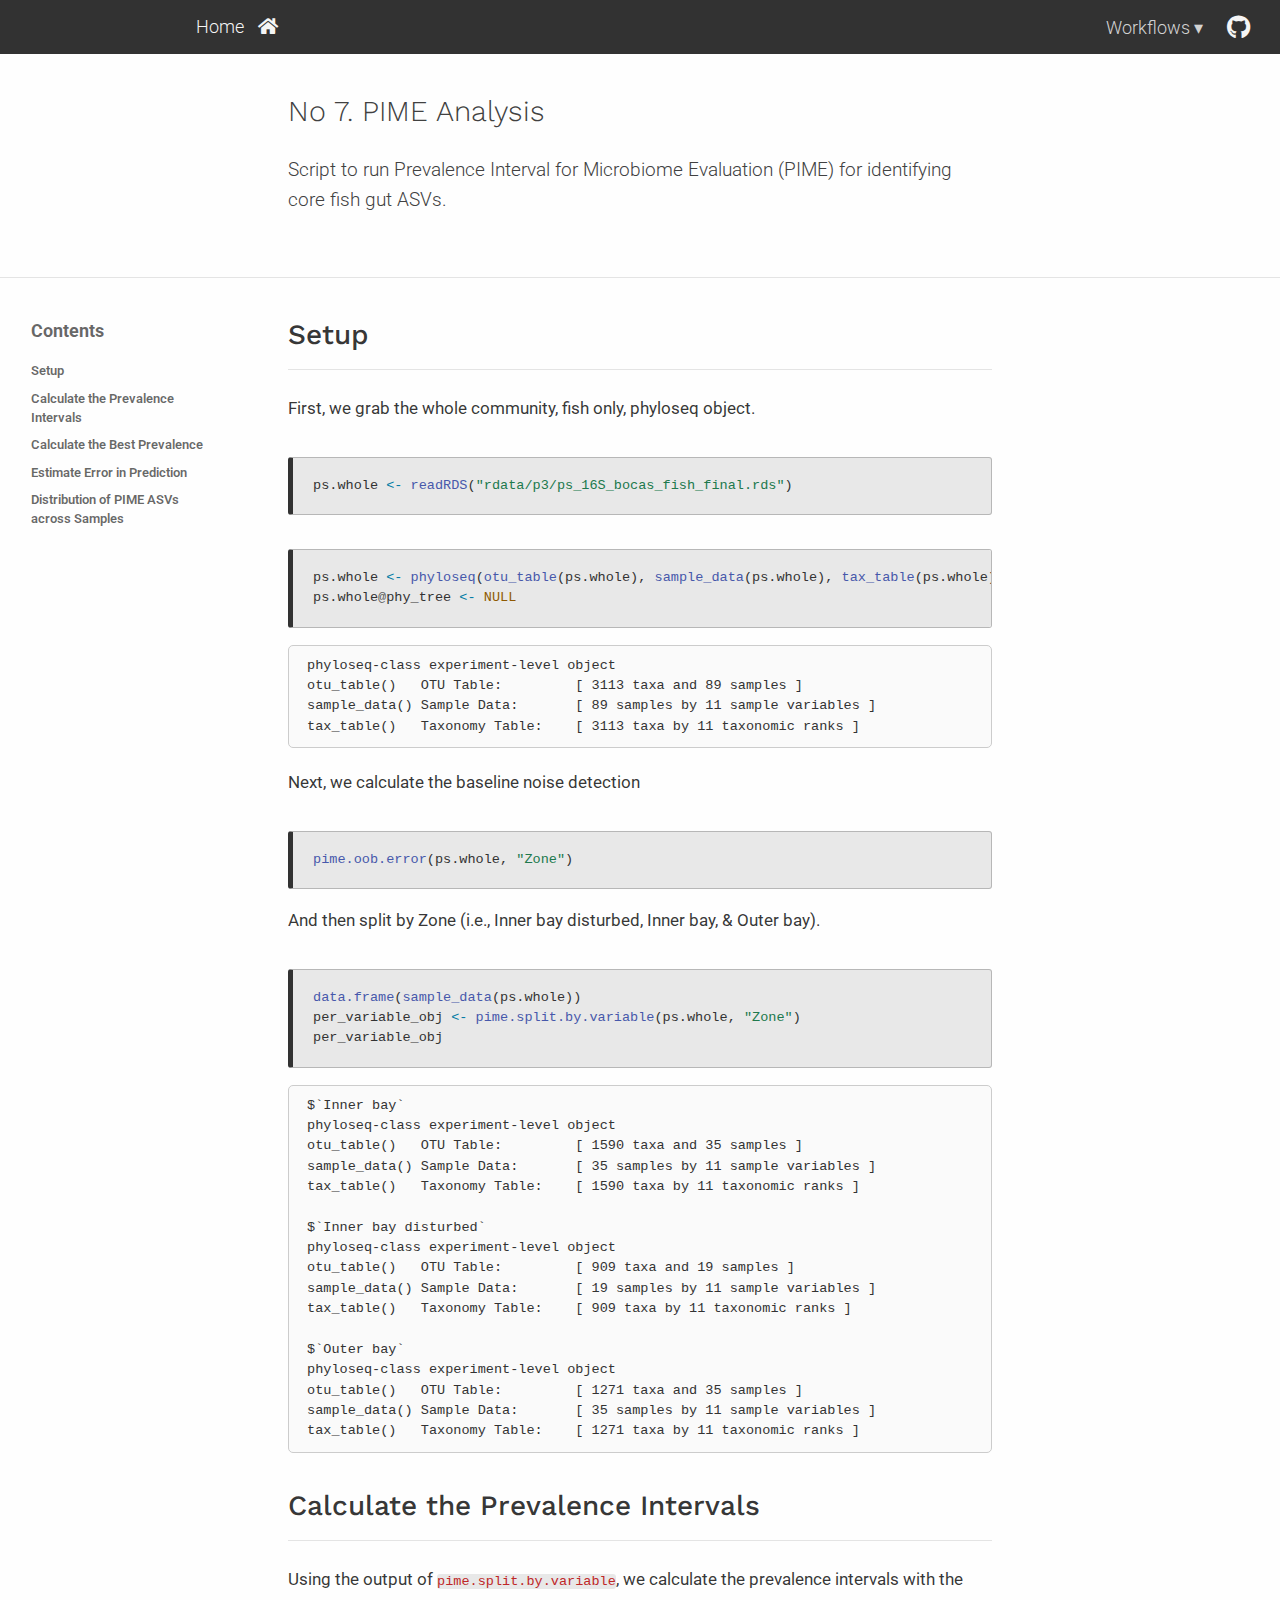
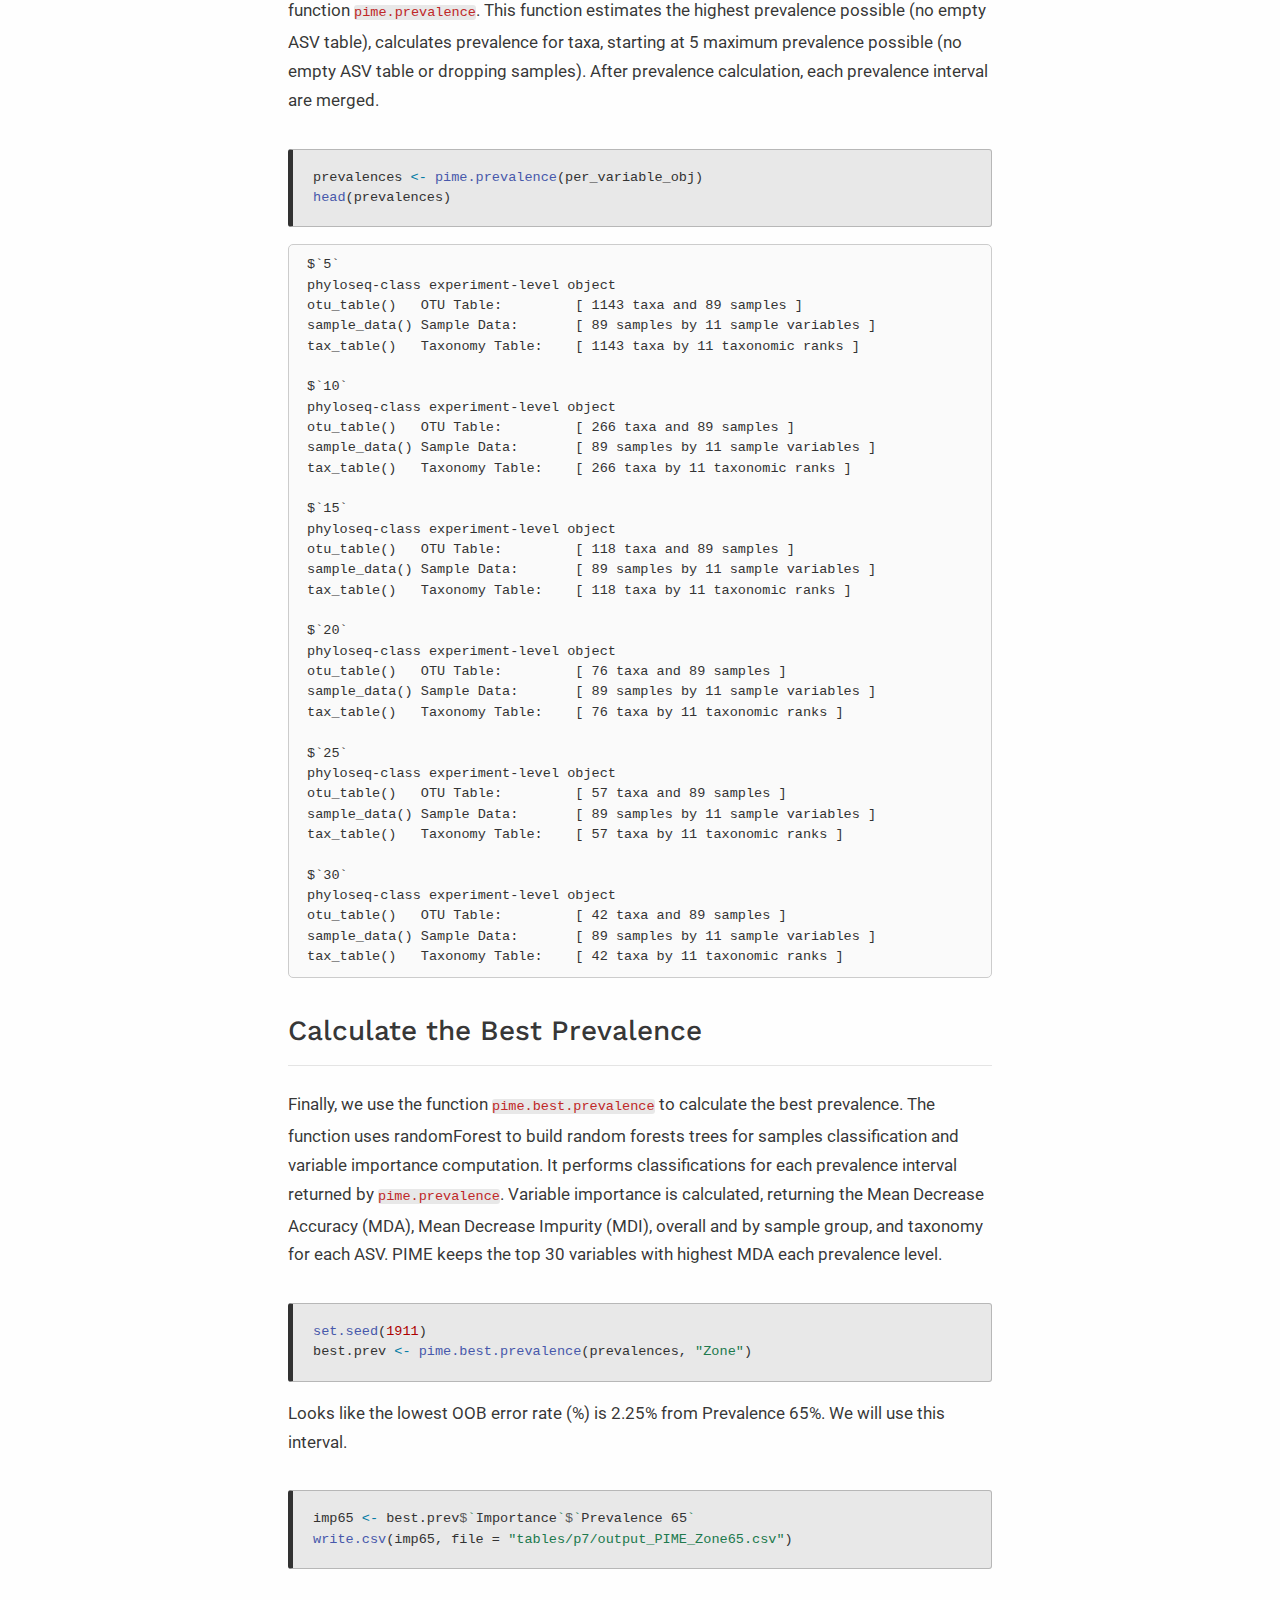
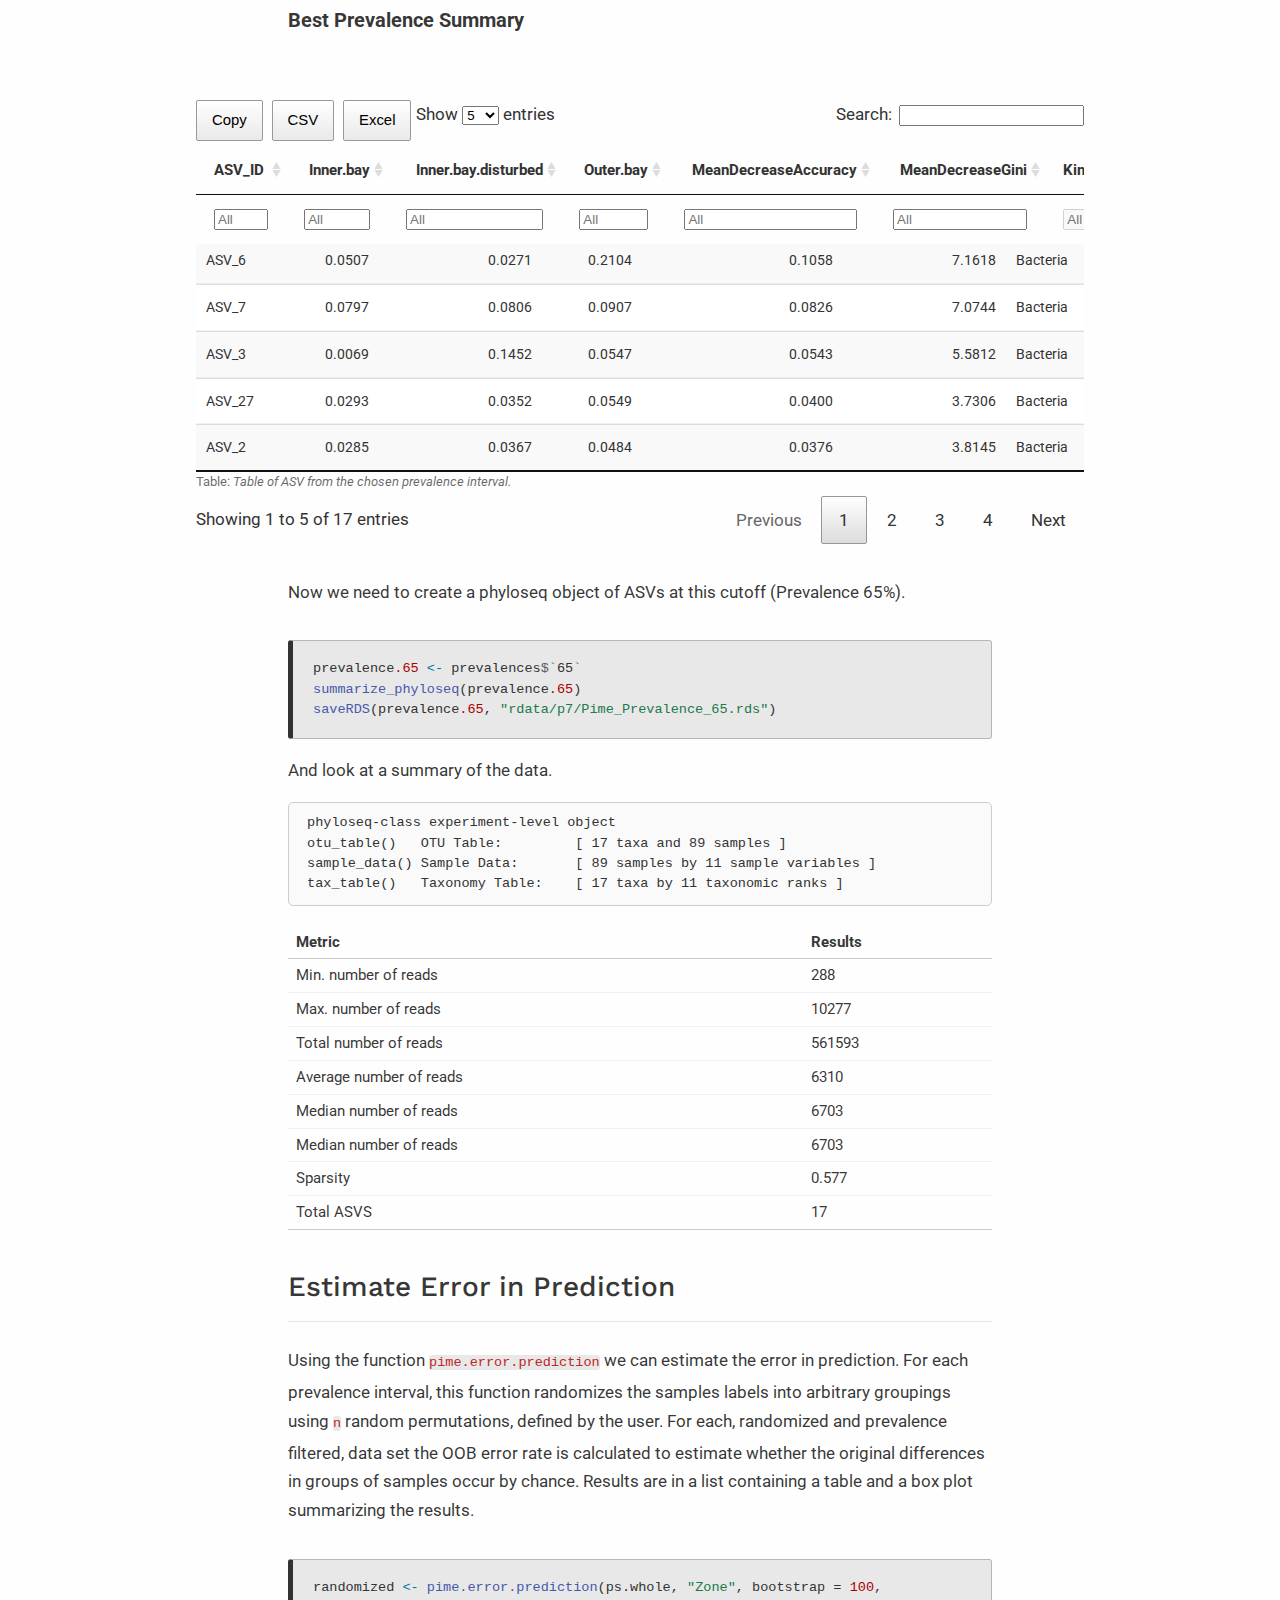
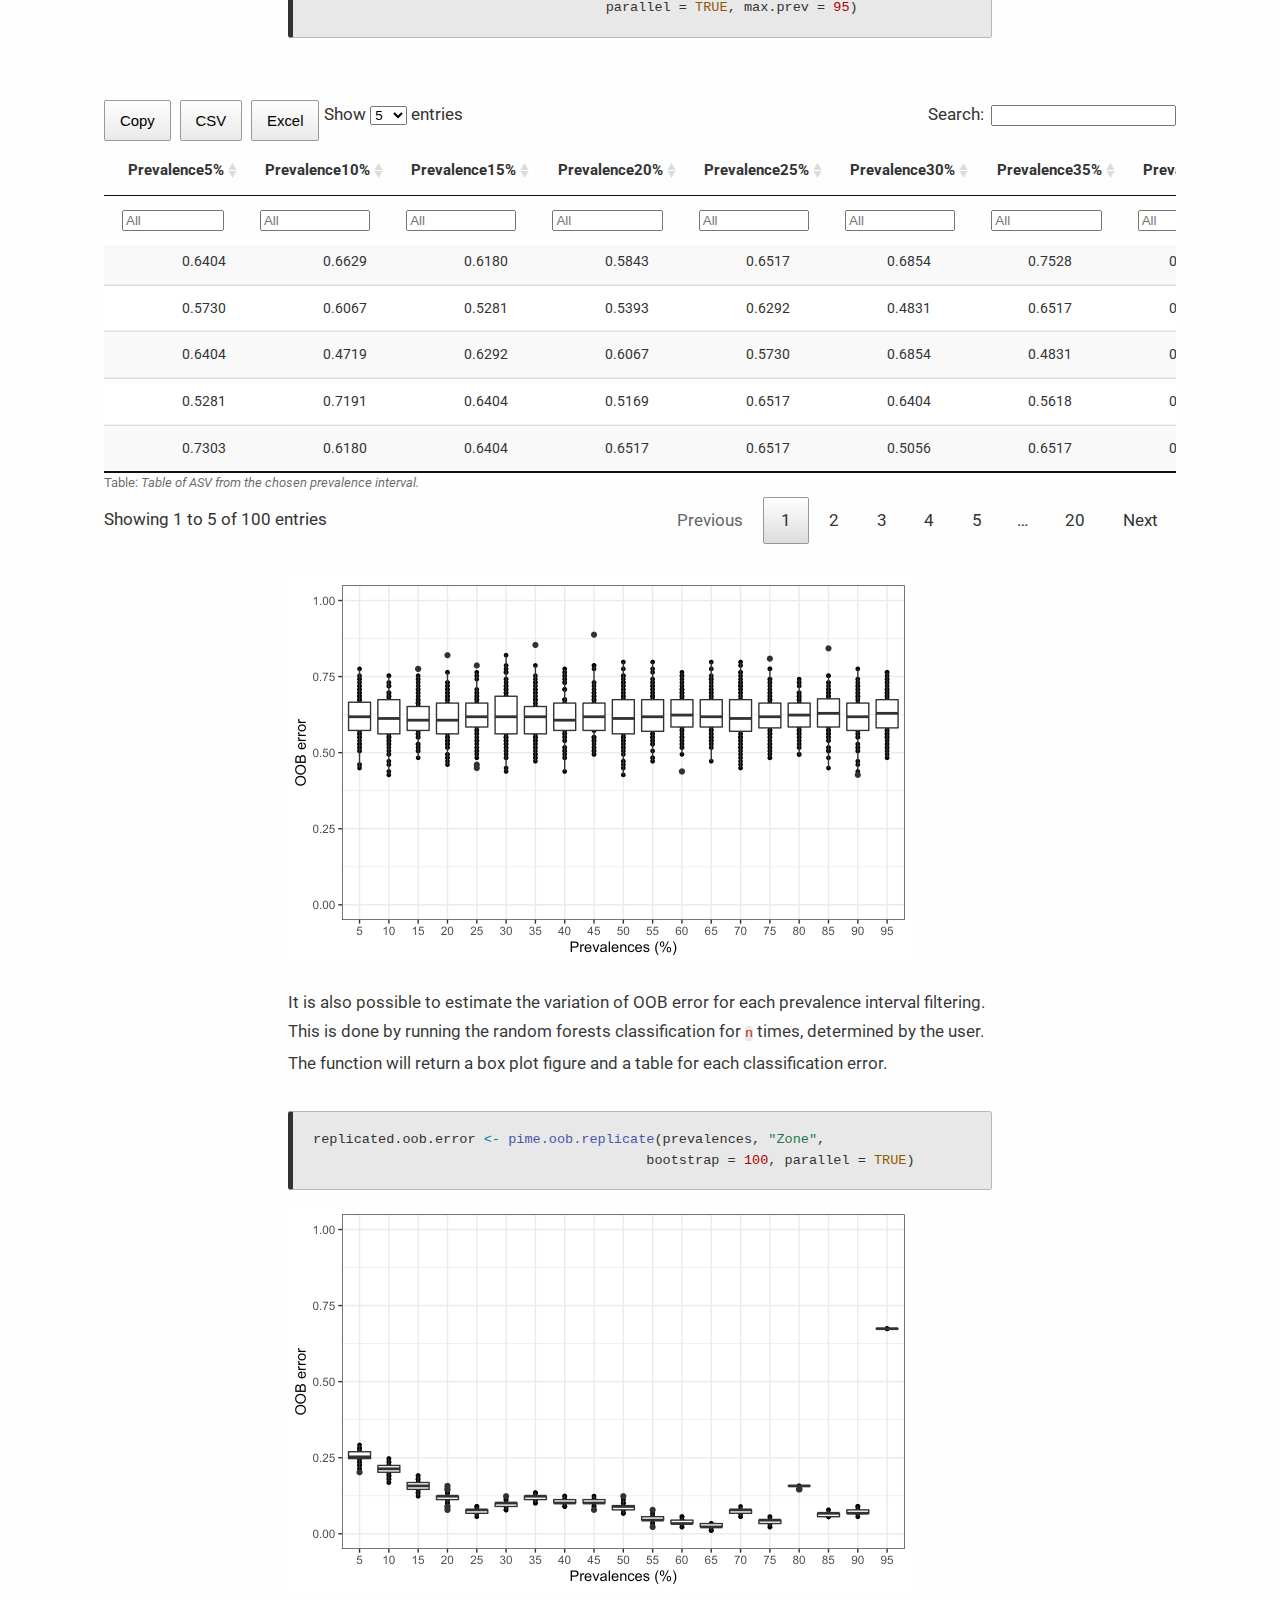
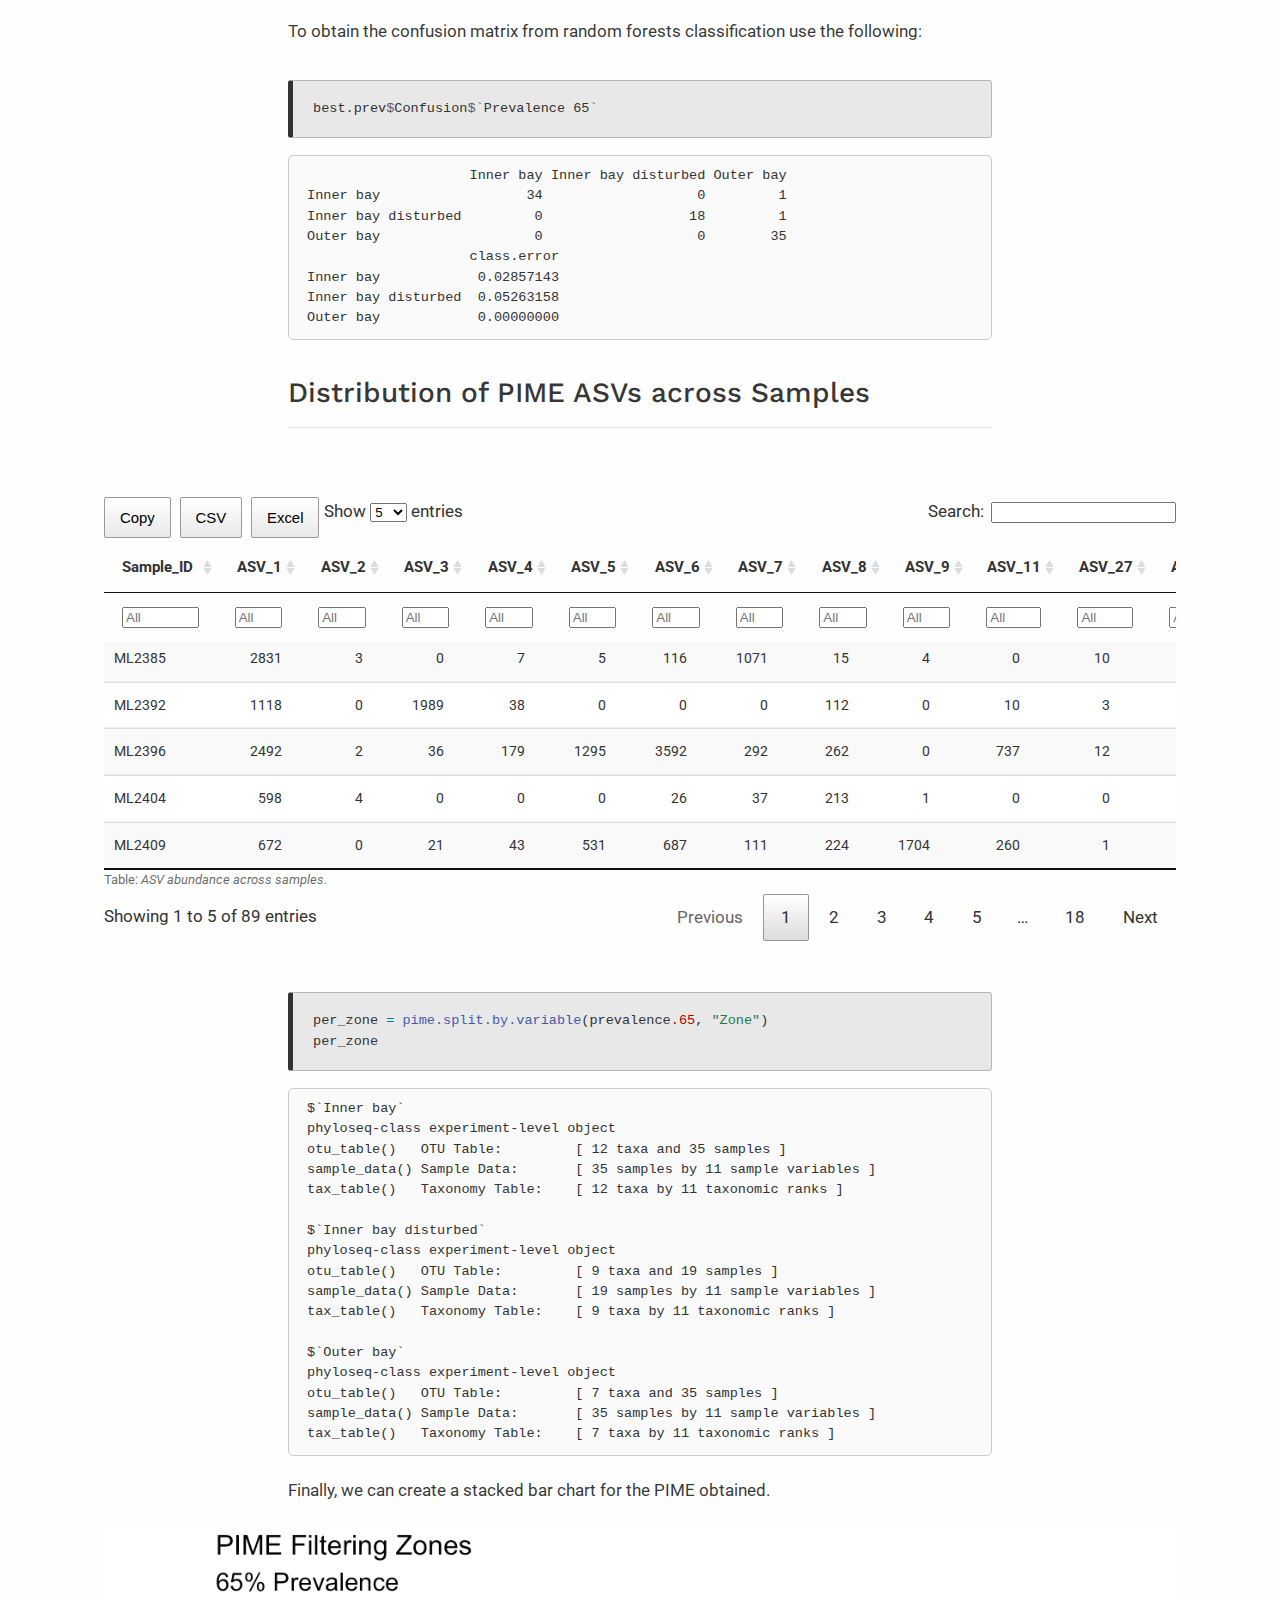
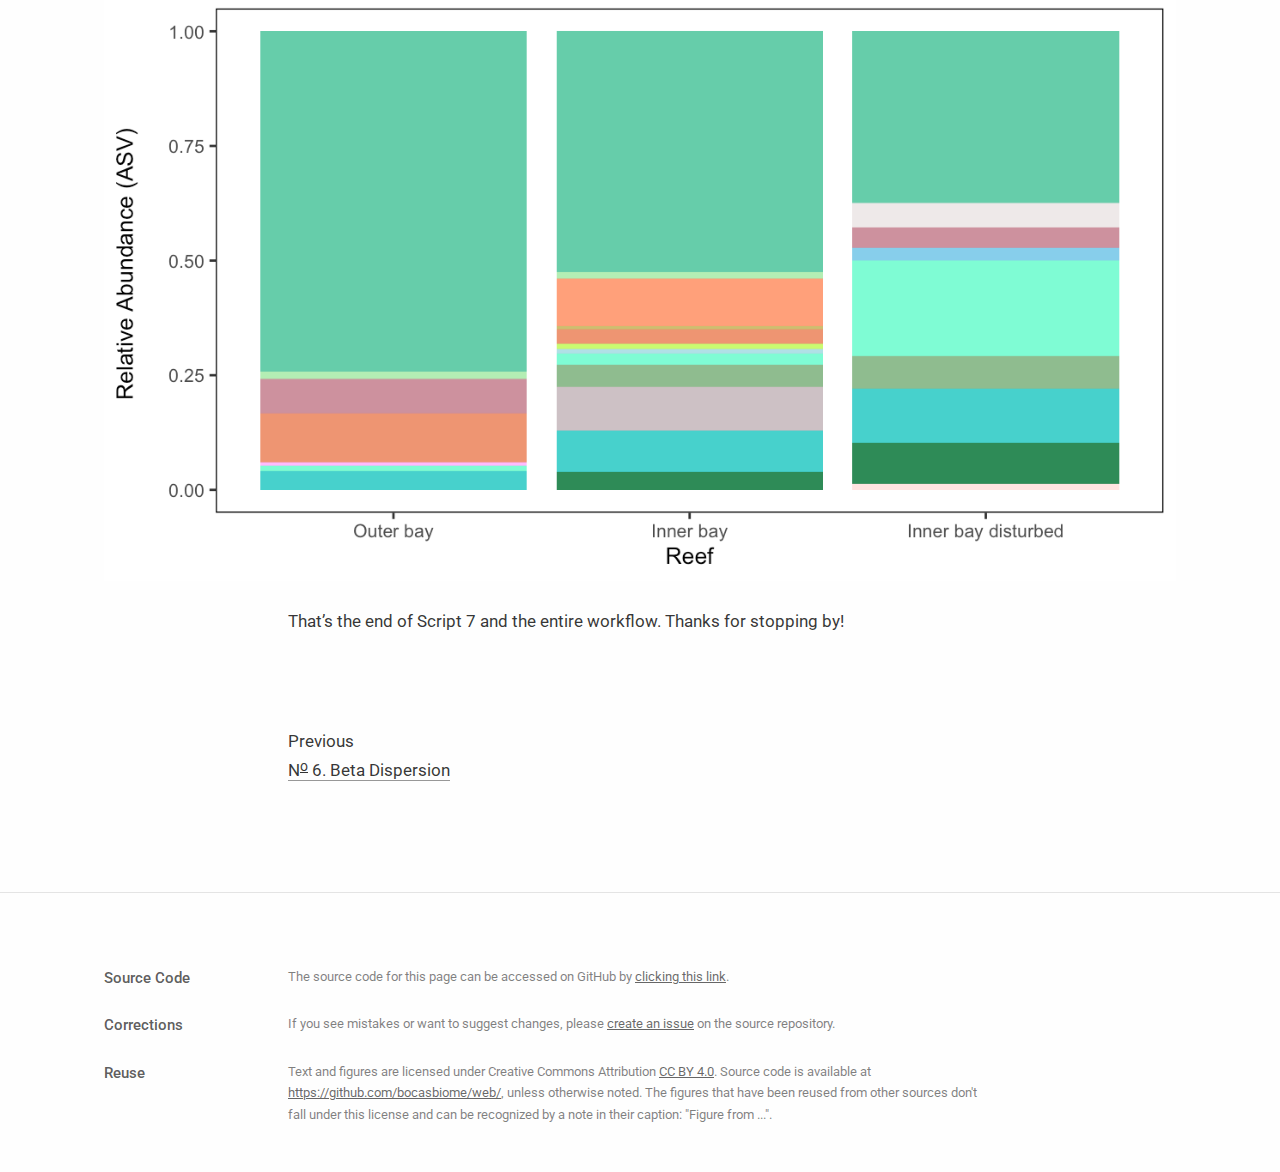
<file: wf7.html>
<!DOCTYPE html>

<html xmlns="http://www.w3.org/1999/xhtml" lang="" xml:lang="">

<head>
  <meta charset="utf-8"/>
  <meta name="viewport" content="width=device-width, initial-scale=1"/>
  <meta http-equiv="X-UA-Compatible" content="IE=Edge,chrome=1"/>
  <meta name="generator" content="distill" />

  <style type="text/css">
  /* Hide doc at startup (prevent jankiness while JS renders/transforms) */
  body {
    visibility: hidden;
  }
  </style>

 <!--radix_placeholder_import_source-->
 <!--/radix_placeholder_import_source-->

<style type="text/css">code{white-space: pre;}</style>
<style type="text/css" data-origin="pandoc">
pre > code.sourceCode { white-space: pre; position: relative; }
pre > code.sourceCode > span { display: inline-block; line-height: 1.25; }
pre > code.sourceCode > span:empty { height: 1.2em; }
.sourceCode { overflow: visible; }
code.sourceCode > span { color: inherit; text-decoration: inherit; }
div.sourceCode { margin: 1em 0; }
pre.sourceCode { margin: 0; }
@media screen {
div.sourceCode { overflow: auto; }
}
@media print {
pre > code.sourceCode { white-space: pre-wrap; }
pre > code.sourceCode > span { text-indent: -5em; padding-left: 5em; }
}
pre.numberSource code
  { counter-reset: source-line 0; }
pre.numberSource code > span
  { position: relative; left: -4em; counter-increment: source-line; }
pre.numberSource code > span > a:first-child::before
  { content: counter(source-line);
    position: relative; left: -1em; text-align: right; vertical-align: baseline;
    border: none; display: inline-block;
    -webkit-touch-callout: none; -webkit-user-select: none;
    -khtml-user-select: none; -moz-user-select: none;
    -ms-user-select: none; user-select: none;
    padding: 0 4px; width: 4em;
    color: #aaaaaa;
  }
pre.numberSource { margin-left: 3em; border-left: 1px solid #aaaaaa;  padding-left: 4px; }
div.sourceCode
  {   }
@media screen {
pre > code.sourceCode > span > a:first-child::before { text-decoration: underline; }
}
code span.al { color: #ad0000; } /* Alert */
code span.an { color: #5e5e5e; } /* Annotation */
code span.at { } /* Attribute */
code span.bn { color: #ad0000; } /* BaseN */
code span.bu { } /* BuiltIn */
code span.cf { color: #007ba5; } /* ControlFlow */
code span.ch { color: #20794d; } /* Char */
code span.cn { color: #8f5902; } /* Constant */
code span.co { color: #5e5e5e; } /* Comment */
code span.cv { color: #5e5e5e; font-style: italic; } /* CommentVar */
code span.do { color: #5e5e5e; font-style: italic; } /* Documentation */
code span.dt { color: #ad0000; } /* DataType */
code span.dv { color: #ad0000; } /* DecVal */
code span.er { color: #ad0000; } /* Error */
code span.ex { } /* Extension */
code span.fl { color: #ad0000; } /* Float */
code span.fu { color: #4758ab; } /* Function */
code span.im { } /* Import */
code span.in { color: #5e5e5e; } /* Information */
code span.kw { color: #007ba5; } /* Keyword */
code span.op { color: #5e5e5e; } /* Operator */
code span.ot { color: #007ba5; } /* Other */
code span.pp { color: #ad0000; } /* Preprocessor */
code span.sc { color: #5e5e5e; } /* SpecialChar */
code span.ss { color: #20794d; } /* SpecialString */
code span.st { color: #20794d; } /* String */
code span.va { color: #111111; } /* Variable */
code span.vs { color: #20794d; } /* VerbatimString */
code span.wa { color: #5e5e5e; font-style: italic; } /* Warning */
</style>


  <!--radix_placeholder_meta_tags-->
  <title>: No 7. PIME Analysis</title>

  <meta property="description" itemprop="description" content="Script to run Prevalence Interval for Microbiome Evaluation (PIME) for identifying core fish gut ASVs."/>

  <link rel="license" href="https://creativecommons.org/licenses/by/4.0/"/>
  <link rel="icon" type="image/vnd.microsoft.icon" href="assets/favicon.ico"/>


  <!--  https://developers.facebook.com/docs/sharing/webmasters#markup -->
  <meta property="og:title" content=": No 7. PIME Analysis"/>
  <meta property="og:type" content="article"/>
  <meta property="og:description" content="Script to run Prevalence Interval for Microbiome Evaluation (PIME) for identifying core fish gut ASVs."/>
  <meta property="og:locale" content="en_US"/>
  <meta property="og:site_name" content=""/>

  <!--  https://dev.twitter.com/cards/types/summary -->
  <meta property="twitter:card" content="summary"/>
  <meta property="twitter:title" content=": No 7. PIME Analysis"/>
  <meta property="twitter:description" content="Script to run Prevalence Interval for Microbiome Evaluation (PIME) for identifying core fish gut ASVs."/>

  <!--/radix_placeholder_meta_tags-->
  <!--radix_placeholder_rmarkdown_metadata-->

  <script type="text/json" id="radix-rmarkdown-metadata">
  {"type":"list","attributes":{"names":{"type":"character","attributes":{},"value":["title","description"]}},"value":[{"type":"character","attributes":{},"value":["No 7. PIME Analysis"]},{"type":"character","attributes":{},"value":["Script to run Prevalence Interval for Microbiome Evaluation (PIME) for identifying core fish gut ASVs.\n"]}]}
  </script>
  <!--/radix_placeholder_rmarkdown_metadata-->
  <!--radix_placeholder_navigation_in_header-->
  <meta name="distill:offset" content=""/>

  <script type="application/javascript">

    window.headroom_prevent_pin = false;

    window.document.addEventListener("DOMContentLoaded", function (event) {

      // initialize headroom for banner
      var header = $('header').get(0);
      var headerHeight = header.offsetHeight;
      var headroom = new Headroom(header, {
        tolerance: 5,
        onPin : function() {
          if (window.headroom_prevent_pin) {
            window.headroom_prevent_pin = false;
            headroom.unpin();
          }
        }
      });
      headroom.init();
      if(window.location.hash)
        headroom.unpin();
      $(header).addClass('headroom--transition');

      // offset scroll location for banner on hash change
      // (see: https://github.com/WickyNilliams/headroom.js/issues/38)
      window.addEventListener("hashchange", function(event) {
        window.scrollTo(0, window.pageYOffset - (headerHeight + 25));
      });

      // responsive menu
      $('.distill-site-header').each(function(i, val) {
        var topnav = $(this);
        var toggle = topnav.find('.nav-toggle');
        toggle.on('click', function() {
          topnav.toggleClass('responsive');
        });
      });

      // nav dropdowns
      $('.nav-dropbtn').click(function(e) {
        $(this).next('.nav-dropdown-content').toggleClass('nav-dropdown-active');
        $(this).parent().siblings('.nav-dropdown')
           .children('.nav-dropdown-content').removeClass('nav-dropdown-active');
      });
      $("body").click(function(e){
        $('.nav-dropdown-content').removeClass('nav-dropdown-active');
      });
      $(".nav-dropdown").click(function(e){
        e.stopPropagation();
      });
    });
  </script>

  <style type="text/css">

  /* Theme (user-documented overrideables for nav appearance) */

  .distill-site-nav {
    color: rgba(255, 255, 255, 0.8);
    background-color: #0F2E3D;
    font-size: 15px;
    font-weight: 300;
  }

  .distill-site-nav a {
    color: inherit;
    text-decoration: none;
  }

  .distill-site-nav a:hover {
    color: white;
  }

  @media print {
    .distill-site-nav {
      display: none;
    }
  }

  .distill-site-header {

  }

  .distill-site-footer {

  }


  /* Site Header */

  .distill-site-header {
    width: 100%;
    box-sizing: border-box;
    z-index: 3;
  }

  .distill-site-header .nav-left {
    display: inline-block;
    margin-left: 8px;
  }

  @media screen and (max-width: 768px) {
    .distill-site-header .nav-left {
      margin-left: 0;
    }
  }


  .distill-site-header .nav-right {
    float: right;
    margin-right: 8px;
  }

  .distill-site-header a,
  .distill-site-header .title {
    display: inline-block;
    text-align: center;
    padding: 14px 10px 14px 10px;
  }

  .distill-site-header .title {
    font-size: 18px;
    min-width: 150px;
  }

  .distill-site-header .logo {
    padding: 0;
  }

  .distill-site-header .logo img {
    display: none;
    max-height: 20px;
    width: auto;
    margin-bottom: -4px;
  }

  .distill-site-header .nav-image img {
    max-height: 18px;
    width: auto;
    display: inline-block;
    margin-bottom: -3px;
  }



  @media screen and (min-width: 1000px) {
    .distill-site-header .logo img {
      display: inline-block;
    }
    .distill-site-header .nav-left {
      margin-left: 20px;
    }
    .distill-site-header .nav-right {
      margin-right: 20px;
    }
    .distill-site-header .title {
      padding-left: 12px;
    }
  }


  .distill-site-header .nav-toggle {
    display: none;
  }

  .nav-dropdown {
    display: inline-block;
    position: relative;
  }

  .nav-dropdown .nav-dropbtn {
    border: none;
    outline: none;
    color: rgba(255, 255, 255, 0.8);
    padding: 16px 10px;
    background-color: transparent;
    font-family: inherit;
    font-size: inherit;
    font-weight: inherit;
    margin: 0;
    margin-top: 1px;
    z-index: 2;
  }

  .nav-dropdown-content {
    display: none;
    position: absolute;
    background-color: white;
    min-width: 200px;
    border: 1px solid rgba(0,0,0,0.15);
    border-radius: 4px;
    box-shadow: 0px 8px 16px 0px rgba(0,0,0,0.1);
    z-index: 1;
    margin-top: 2px;
    white-space: nowrap;
    padding-top: 4px;
    padding-bottom: 4px;
  }

  .nav-dropdown-content hr {
    margin-top: 4px;
    margin-bottom: 4px;
    border: none;
    border-bottom: 1px solid rgba(0, 0, 0, 0.1);
  }

  .nav-dropdown-active {
    display: block;
  }

  .nav-dropdown-content a, .nav-dropdown-content .nav-dropdown-header {
    color: black;
    padding: 6px 24px;
    text-decoration: none;
    display: block;
    text-align: left;
  }

  .nav-dropdown-content .nav-dropdown-header {
    display: block;
    padding: 5px 24px;
    padding-bottom: 0;
    text-transform: uppercase;
    font-size: 14px;
    color: #999999;
    white-space: nowrap;
  }

  .nav-dropdown:hover .nav-dropbtn {
    color: white;
  }

  .nav-dropdown-content a:hover {
    background-color: #ddd;
    color: black;
  }

  .nav-right .nav-dropdown-content {
    margin-left: -45%;
    right: 0;
  }

  @media screen and (max-width: 768px) {
    .distill-site-header a, .distill-site-header .nav-dropdown  {display: none;}
    .distill-site-header a.nav-toggle {
      float: right;
      display: block;
    }
    .distill-site-header .title {
      margin-left: 0;
    }
    .distill-site-header .nav-right {
      margin-right: 0;
    }
    .distill-site-header {
      overflow: hidden;
    }
    .nav-right .nav-dropdown-content {
      margin-left: 0;
    }
  }


  @media screen and (max-width: 768px) {
    .distill-site-header.responsive {position: relative; min-height: 500px; }
    .distill-site-header.responsive a.nav-toggle {
      position: absolute;
      right: 0;
      top: 0;
    }
    .distill-site-header.responsive a,
    .distill-site-header.responsive .nav-dropdown {
      display: block;
      text-align: left;
    }
    .distill-site-header.responsive .nav-left,
    .distill-site-header.responsive .nav-right {
      width: 100%;
    }
    .distill-site-header.responsive .nav-dropdown {float: none;}
    .distill-site-header.responsive .nav-dropdown-content {position: relative;}
    .distill-site-header.responsive .nav-dropdown .nav-dropbtn {
      display: block;
      width: 100%;
      text-align: left;
    }
  }

  /* Site Footer */

  .distill-site-footer {
    width: 100%;
    overflow: hidden;
    box-sizing: border-box;
    z-index: 3;
    margin-top: 30px;
    padding-top: 30px;
    padding-bottom: 30px;
    text-align: center;
  }

  /* Headroom */

  d-title {
    padding-top: 6rem;
  }

  @media print {
    d-title {
      padding-top: 4rem;
    }
  }

  .headroom {
    z-index: 1000;
    position: fixed;
    top: 0;
    left: 0;
    right: 0;
  }

  .headroom--transition {
    transition: all .4s ease-in-out;
  }

  .headroom--unpinned {
    top: -100px;
  }

  .headroom--pinned {
    top: 0;
  }

  /* adjust viewport for navbar height */
  /* helps vertically center bootstrap (non-distill) content */
  .min-vh-100 {
    min-height: calc(100vh - 100px) !important;
  }

  </style>

  <script src="site_libs/jquery-3.6.0/jquery-3.6.0.min.js"></script>
  <link href="site_libs/font-awesome-5.1.0/css/all.css" rel="stylesheet"/>
  <link href="site_libs/font-awesome-5.1.0/css/v4-shims.css" rel="stylesheet"/>
  <script src="site_libs/headroom-0.9.4/headroom.min.js"></script>
  <!--/radix_placeholder_navigation_in_header-->
  <!--radix_placeholder_distill-->

  <style type="text/css">

  body {
    background-color: white;
  }

  .pandoc-table {
    width: 100%;
  }

  .pandoc-table>caption {
    margin-bottom: 10px;
  }

  .pandoc-table th:not([align]) {
    text-align: left;
  }

  .pagedtable-footer {
    font-size: 15px;
  }

  d-byline .byline {
    grid-template-columns: 2fr 2fr;
  }

  d-byline .byline h3 {
    margin-block-start: 1.5em;
  }

  d-byline .byline .authors-affiliations h3 {
    margin-block-start: 0.5em;
  }

  .authors-affiliations .orcid-id {
    width: 16px;
    height:16px;
    margin-left: 4px;
    margin-right: 4px;
    vertical-align: middle;
    padding-bottom: 2px;
  }

  d-title .dt-tags {
    margin-top: 1em;
    grid-column: text;
  }

  .dt-tags .dt-tag {
    text-decoration: none;
    display: inline-block;
    color: rgba(0,0,0,0.6);
    padding: 0em 0.4em;
    margin-right: 0.5em;
    margin-bottom: 0.4em;
    font-size: 70%;
    border: 1px solid rgba(0,0,0,0.2);
    border-radius: 3px;
    text-transform: uppercase;
    font-weight: 500;
  }

  d-article table.gt_table td,
  d-article table.gt_table th {
    border-bottom: none;
  }

  .html-widget {
    margin-bottom: 2.0em;
  }

  .l-screen-inset {
    padding-right: 16px;
  }

  .l-screen .caption {
    margin-left: 10px;
  }

  .shaded {
    background: rgb(247, 247, 247);
    padding-top: 20px;
    padding-bottom: 20px;
    border-top: 1px solid rgba(0, 0, 0, 0.1);
    border-bottom: 1px solid rgba(0, 0, 0, 0.1);
  }

  .shaded .html-widget {
    margin-bottom: 0;
    border: 1px solid rgba(0, 0, 0, 0.1);
  }

  .shaded .shaded-content {
    background: white;
  }

  .text-output {
    margin-top: 0;
    line-height: 1.5em;
  }

  .hidden {
    display: none !important;
  }

  d-article {
    padding-top: 2.5rem;
    padding-bottom: 30px;
  }

  d-appendix {
    padding-top: 30px;
  }

  d-article>p>img {
    width: 100%;
  }

  d-article h2 {
    margin: 1rem 0 1.5rem 0;
  }

  d-article h3 {
    margin-top: 1.5rem;
  }

  d-article iframe {
    border: 1px solid rgba(0, 0, 0, 0.1);
    margin-bottom: 2.0em;
    width: 100%;
  }

  /* Tweak code blocks */

  d-article div.sourceCode code,
  d-article pre code {
    font-family: Consolas, Monaco, 'Andale Mono', 'Ubuntu Mono', monospace;
  }

  d-article pre,
  d-article div.sourceCode,
  d-article div.sourceCode pre {
    overflow: auto;
  }

  d-article div.sourceCode {
    background-color: white;
  }

  d-article div.sourceCode pre {
    padding-left: 10px;
    font-size: 12px;
    border-left: 2px solid rgba(0,0,0,0.1);
  }

  d-article pre {
    font-size: 12px;
    color: black;
    background: none;
    margin-top: 0;
    text-align: left;
    white-space: pre;
    word-spacing: normal;
    word-break: normal;
    word-wrap: normal;
    line-height: 1.5;

    -moz-tab-size: 4;
    -o-tab-size: 4;
    tab-size: 4;

    -webkit-hyphens: none;
    -moz-hyphens: none;
    -ms-hyphens: none;
    hyphens: none;
  }

  d-article pre a {
    border-bottom: none;
  }

  d-article pre a:hover {
    border-bottom: none;
    text-decoration: underline;
  }

  d-article details {
    grid-column: text;
    margin-bottom: 0.8em;
  }

  @media(min-width: 768px) {

  d-article pre,
  d-article div.sourceCode,
  d-article div.sourceCode pre {
    overflow: visible !important;
  }

  d-article div.sourceCode pre {
    padding-left: 18px;
    font-size: 14px;
  }

  d-article pre {
    font-size: 14px;
  }

  }

  figure img.external {
    background: white;
    border: 1px solid rgba(0, 0, 0, 0.1);
    box-shadow: 0 1px 8px rgba(0, 0, 0, 0.1);
    padding: 18px;
    box-sizing: border-box;
  }

  /* CSS for d-contents */

  .d-contents {
    grid-column: text;
    color: rgba(0,0,0,0.8);
    font-size: 0.9em;
    padding-bottom: 1em;
    margin-bottom: 1em;
    padding-bottom: 0.5em;
    margin-bottom: 1em;
    padding-left: 0.25em;
    justify-self: start;
  }

  @media(min-width: 1000px) {
    .d-contents.d-contents-float {
      height: 0;
      grid-column-start: 1;
      grid-column-end: 4;
      justify-self: center;
      padding-right: 3em;
      padding-left: 2em;
    }
  }

  .d-contents nav h3 {
    font-size: 18px;
    margin-top: 0;
    margin-bottom: 1em;
  }

  .d-contents li {
    list-style-type: none
  }

  .d-contents nav > ul {
    padding-left: 0;
  }

  .d-contents ul {
    padding-left: 1em
  }

  .d-contents nav ul li {
    margin-top: 0.6em;
    margin-bottom: 0.2em;
  }

  .d-contents nav a {
    font-size: 13px;
    border-bottom: none;
    text-decoration: none
    color: rgba(0, 0, 0, 0.8);
  }

  .d-contents nav a:hover {
    text-decoration: underline solid rgba(0, 0, 0, 0.6)
  }

  .d-contents nav > ul > li > a {
    font-weight: 600;
  }

  .d-contents nav > ul > li > ul {
    font-weight: inherit;
  }

  .d-contents nav > ul > li > ul > li {
    margin-top: 0.2em;
  }


  .d-contents nav ul {
    margin-top: 0;
    margin-bottom: 0.25em;
  }

  .d-article-with-toc h2:nth-child(2) {
    margin-top: 0;
  }


  /* Figure */

  .figure {
    position: relative;
    margin-bottom: 2.5em;
    margin-top: 1.5em;
  }

  .figure img {
    width: 100%;
  }

  .figure .caption {
    color: rgba(0, 0, 0, 0.6);
    font-size: 12px;
    line-height: 1.5em;
  }

  .figure img.external {
    background: white;
    border: 1px solid rgba(0, 0, 0, 0.1);
    box-shadow: 0 1px 8px rgba(0, 0, 0, 0.1);
    padding: 18px;
    box-sizing: border-box;
  }

  .figure .caption a {
    color: rgba(0, 0, 0, 0.6);
  }

  .figure .caption b,
  .figure .caption strong, {
    font-weight: 600;
    color: rgba(0, 0, 0, 1.0);
  }

  /* Citations */

  d-article .citation {
    color: inherit;
    cursor: inherit;
  }

  div.hanging-indent{
    margin-left: 1em; text-indent: -1em;
  }

  /* Citation hover box */

  .tippy-box[data-theme~=light-border] {
    background-color: rgba(250, 250, 250, 0.95);
  }

  .tippy-content > p {
    margin-bottom: 0;
    padding: 2px;
  }


  /* Tweak 1000px media break to show more text */

  @media(min-width: 1000px) {
    .base-grid,
    distill-header,
    d-title,
    d-abstract,
    d-article,
    d-appendix,
    distill-appendix,
    d-byline,
    d-footnote-list,
    d-citation-list,
    distill-footer {
      grid-template-columns: [screen-start] 1fr [page-start kicker-start] 80px [middle-start] 50px [text-start kicker-end] 65px 65px 65px 65px 65px 65px 65px 65px [text-end gutter-start] 65px [middle-end] 65px [page-end gutter-end] 1fr [screen-end];
      grid-column-gap: 16px;
    }

    .grid {
      grid-column-gap: 16px;
    }

    d-article {
      font-size: 1.06rem;
      line-height: 1.7em;
    }
    figure .caption, .figure .caption, figure figcaption {
      font-size: 13px;
    }
  }

  @media(min-width: 1180px) {
    .base-grid,
    distill-header,
    d-title,
    d-abstract,
    d-article,
    d-appendix,
    distill-appendix,
    d-byline,
    d-footnote-list,
    d-citation-list,
    distill-footer {
      grid-template-columns: [screen-start] 1fr [page-start kicker-start] 60px [middle-start] 60px [text-start kicker-end] 60px 60px 60px 60px 60px 60px 60px 60px [text-end gutter-start] 60px [middle-end] 60px [page-end gutter-end] 1fr [screen-end];
      grid-column-gap: 32px;
    }

    .grid {
      grid-column-gap: 32px;
    }
  }


  /* Get the citation styles for the appendix (not auto-injected on render since
     we do our own rendering of the citation appendix) */

  d-appendix .citation-appendix,
  .d-appendix .citation-appendix {
    font-size: 11px;
    line-height: 15px;
    border-left: 1px solid rgba(0, 0, 0, 0.1);
    padding-left: 18px;
    border: 1px solid rgba(0,0,0,0.1);
    background: rgba(0, 0, 0, 0.02);
    padding: 10px 18px;
    border-radius: 3px;
    color: rgba(150, 150, 150, 1);
    overflow: hidden;
    margin-top: -12px;
    white-space: pre-wrap;
    word-wrap: break-word;
  }

  /* Include appendix styles here so they can be overridden */

  d-appendix {
    contain: layout style;
    font-size: 0.8em;
    line-height: 1.7em;
    margin-top: 60px;
    margin-bottom: 0;
    border-top: 1px solid rgba(0, 0, 0, 0.1);
    color: rgba(0,0,0,0.5);
    padding-top: 60px;
    padding-bottom: 48px;
  }

  d-appendix h3 {
    grid-column: page-start / text-start;
    font-size: 15px;
    font-weight: 500;
    margin-top: 1em;
    margin-bottom: 0;
    color: rgba(0,0,0,0.65);
  }

  d-appendix h3 + * {
    margin-top: 1em;
  }

  d-appendix ol {
    padding: 0 0 0 15px;
  }

  @media (min-width: 768px) {
    d-appendix ol {
      padding: 0 0 0 30px;
      margin-left: -30px;
    }
  }

  d-appendix li {
    margin-bottom: 1em;
  }

  d-appendix a {
    color: rgba(0, 0, 0, 0.6);
  }

  d-appendix > * {
    grid-column: text;
  }

  d-appendix > d-footnote-list,
  d-appendix > d-citation-list,
  d-appendix > distill-appendix {
    grid-column: screen;
  }

  /* Include footnote styles here so they can be overridden */

  d-footnote-list {
    contain: layout style;
  }

  d-footnote-list > * {
    grid-column: text;
  }

  d-footnote-list a.footnote-backlink {
    color: rgba(0,0,0,0.3);
    padding-left: 0.5em;
  }



  /* Anchor.js */

  .anchorjs-link {
    /*transition: all .25s linear; */
    text-decoration: none;
    border-bottom: none;
  }
  *:hover > .anchorjs-link {
    margin-left: -1.125em !important;
    text-decoration: none;
    border-bottom: none;
  }

  /* Social footer */

  .social_footer {
    margin-top: 30px;
    margin-bottom: 0;
    color: rgba(0,0,0,0.67);
  }

  .disqus-comments {
    margin-right: 30px;
  }

  .disqus-comment-count {
    border-bottom: 1px solid rgba(0, 0, 0, 0.4);
    cursor: pointer;
  }

  #disqus_thread {
    margin-top: 30px;
  }

  .article-sharing a {
    border-bottom: none;
    margin-right: 8px;
  }

  .article-sharing a:hover {
    border-bottom: none;
  }

  .sidebar-section.subscribe {
    font-size: 12px;
    line-height: 1.6em;
  }

  .subscribe p {
    margin-bottom: 0.5em;
  }


  .article-footer .subscribe {
    font-size: 15px;
    margin-top: 45px;
  }


  .sidebar-section.custom {
    font-size: 12px;
    line-height: 1.6em;
  }

  .custom p {
    margin-bottom: 0.5em;
  }

  /* Styles for listing layout (hide title) */
  .layout-listing d-title, .layout-listing .d-title {
    display: none;
  }

  /* Styles for posts lists (not auto-injected) */


  .posts-with-sidebar {
    padding-left: 45px;
    padding-right: 45px;
  }

  .posts-list .description h2,
  .posts-list .description p {
    font-family: -apple-system, BlinkMacSystemFont, "Segoe UI", Roboto, Oxygen, Ubuntu, Cantarell, "Fira Sans", "Droid Sans", "Helvetica Neue", Arial, sans-serif;
  }

  .posts-list .description h2 {
    font-weight: 700;
    border-bottom: none;
    padding-bottom: 0;
  }

  .posts-list h2.post-tag {
    border-bottom: 1px solid rgba(0, 0, 0, 0.2);
    padding-bottom: 12px;
  }
  .posts-list {
    margin-top: 60px;
    margin-bottom: 24px;
  }

  .posts-list .post-preview {
    text-decoration: none;
    overflow: hidden;
    display: block;
    border-bottom: 1px solid rgba(0, 0, 0, 0.1);
    padding: 24px 0;
  }

  .post-preview-last {
    border-bottom: none !important;
  }

  .posts-list .posts-list-caption {
    grid-column: screen;
    font-weight: 400;
  }

  .posts-list .post-preview h2 {
    margin: 0 0 6px 0;
    line-height: 1.2em;
    font-style: normal;
    font-size: 24px;
  }

  .posts-list .post-preview p {
    margin: 0 0 12px 0;
    line-height: 1.4em;
    font-size: 16px;
  }

  .posts-list .post-preview .thumbnail {
    box-sizing: border-box;
    margin-bottom: 24px;
    position: relative;
    max-width: 500px;
  }
  .posts-list .post-preview img {
    width: 100%;
    display: block;
  }

  .posts-list .metadata {
    font-size: 12px;
    line-height: 1.4em;
    margin-bottom: 18px;
  }

  .posts-list .metadata > * {
    display: inline-block;
  }

  .posts-list .metadata .publishedDate {
    margin-right: 2em;
  }

  .posts-list .metadata .dt-authors {
    display: block;
    margin-top: 0.3em;
    margin-right: 2em;
  }

  .posts-list .dt-tags {
    display: block;
    line-height: 1em;
  }

  .posts-list .dt-tags .dt-tag {
    display: inline-block;
    color: rgba(0,0,0,0.6);
    padding: 0.3em 0.4em;
    margin-right: 0.2em;
    margin-bottom: 0.4em;
    font-size: 60%;
    border: 1px solid rgba(0,0,0,0.2);
    border-radius: 3px;
    text-transform: uppercase;
    font-weight: 500;
  }

  .posts-list img {
    opacity: 1;
  }

  .posts-list img[data-src] {
    opacity: 0;
  }

  .posts-more {
    clear: both;
  }


  .posts-sidebar {
    font-size: 16px;
  }

  .posts-sidebar h3 {
    font-size: 16px;
    margin-top: 0;
    margin-bottom: 0.5em;
    font-weight: 400;
    text-transform: uppercase;
  }

  .sidebar-section {
    margin-bottom: 30px;
  }

  .categories ul {
    list-style-type: none;
    margin: 0;
    padding: 0;
  }

  .categories li {
    color: rgba(0, 0, 0, 0.8);
    margin-bottom: 0;
  }

  .categories li>a {
    border-bottom: none;
  }

  .categories li>a:hover {
    border-bottom: 1px solid rgba(0, 0, 0, 0.4);
  }

  .categories .active {
    font-weight: 600;
  }

  .categories .category-count {
    color: rgba(0, 0, 0, 0.4);
  }


  @media(min-width: 768px) {
    .posts-list .post-preview h2 {
      font-size: 26px;
    }
    .posts-list .post-preview .thumbnail {
      float: right;
      width: 30%;
      margin-bottom: 0;
    }
    .posts-list .post-preview .description {
      float: left;
      width: 45%;
    }
    .posts-list .post-preview .metadata {
      float: left;
      width: 20%;
      margin-top: 8px;
    }
    .posts-list .post-preview p {
      margin: 0 0 12px 0;
      line-height: 1.5em;
      font-size: 16px;
    }
    .posts-with-sidebar .posts-list {
      float: left;
      width: 75%;
    }
    .posts-with-sidebar .posts-sidebar {
      float: right;
      width: 20%;
      margin-top: 60px;
      padding-top: 24px;
      padding-bottom: 24px;
    }
  }


  /* Improve display for browsers without grid (IE/Edge <= 15) */

  .downlevel {
    line-height: 1.6em;
    font-family: -apple-system, BlinkMacSystemFont, "Segoe UI", Roboto, Oxygen, Ubuntu, Cantarell, "Fira Sans", "Droid Sans", "Helvetica Neue", Arial, sans-serif;
    margin: 0;
  }

  .downlevel .d-title {
    padding-top: 6rem;
    padding-bottom: 1.5rem;
  }

  .downlevel .d-title h1 {
    font-size: 50px;
    font-weight: 700;
    line-height: 1.1em;
    margin: 0 0 0.5rem;
  }

  .downlevel .d-title p {
    font-weight: 300;
    font-size: 1.2rem;
    line-height: 1.55em;
    margin-top: 0;
  }

  .downlevel .d-byline {
    padding-top: 0.8em;
    padding-bottom: 0.8em;
    font-size: 0.8rem;
    line-height: 1.8em;
  }

  .downlevel .section-separator {
    border: none;
    border-top: 1px solid rgba(0, 0, 0, 0.1);
  }

  .downlevel .d-article {
    font-size: 1.06rem;
    line-height: 1.7em;
    padding-top: 1rem;
    padding-bottom: 2rem;
  }


  .downlevel .d-appendix {
    padding-left: 0;
    padding-right: 0;
    max-width: none;
    font-size: 0.8em;
    line-height: 1.7em;
    margin-bottom: 0;
    color: rgba(0,0,0,0.5);
    padding-top: 40px;
    padding-bottom: 48px;
  }

  .downlevel .footnotes ol {
    padding-left: 13px;
  }

  .downlevel .base-grid,
  .downlevel .distill-header,
  .downlevel .d-title,
  .downlevel .d-abstract,
  .downlevel .d-article,
  .downlevel .d-appendix,
  .downlevel .distill-appendix,
  .downlevel .d-byline,
  .downlevel .d-footnote-list,
  .downlevel .d-citation-list,
  .downlevel .distill-footer,
  .downlevel .appendix-bottom,
  .downlevel .posts-container {
    padding-left: 40px;
    padding-right: 40px;
  }

  @media(min-width: 768px) {
    .downlevel .base-grid,
    .downlevel .distill-header,
    .downlevel .d-title,
    .downlevel .d-abstract,
    .downlevel .d-article,
    .downlevel .d-appendix,
    .downlevel .distill-appendix,
    .downlevel .d-byline,
    .downlevel .d-footnote-list,
    .downlevel .d-citation-list,
    .downlevel .distill-footer,
    .downlevel .appendix-bottom,
    .downlevel .posts-container {
    padding-left: 150px;
    padding-right: 150px;
    max-width: 900px;
  }
  }

  .downlevel pre code {
    display: block;
    border-left: 2px solid rgba(0, 0, 0, .1);
    padding: 0 0 0 20px;
    font-size: 14px;
  }

  .downlevel code, .downlevel pre {
    color: black;
    background: none;
    font-family: Consolas, Monaco, 'Andale Mono', 'Ubuntu Mono', monospace;
    text-align: left;
    white-space: pre;
    word-spacing: normal;
    word-break: normal;
    word-wrap: normal;
    line-height: 1.5;

    -moz-tab-size: 4;
    -o-tab-size: 4;
    tab-size: 4;

    -webkit-hyphens: none;
    -moz-hyphens: none;
    -ms-hyphens: none;
    hyphens: none;
  }

  .downlevel .posts-list .post-preview {
    color: inherit;
  }



  </style>

  <script type="application/javascript">

  function is_downlevel_browser() {
    if (bowser.isUnsupportedBrowser({ msie: "12", msedge: "16"},
                                   window.navigator.userAgent)) {
      return true;
    } else {
      return window.load_distill_framework === undefined;
    }
  }

  // show body when load is complete
  function on_load_complete() {

    // add anchors
    if (window.anchors) {
      window.anchors.options.placement = 'left';
      window.anchors.add('d-article > h2, d-article > h3, d-article > h4, d-article > h5');
    }


    // set body to visible
    document.body.style.visibility = 'visible';

    // force redraw for leaflet widgets
    if (window.HTMLWidgets) {
      var maps = window.HTMLWidgets.findAll(".leaflet");
      $.each(maps, function(i, el) {
        var map = this.getMap();
        map.invalidateSize();
        map.eachLayer(function(layer) {
          if (layer instanceof L.TileLayer)
            layer.redraw();
        });
      });
    }

    // trigger 'shown' so htmlwidgets resize
    $('d-article').trigger('shown');
  }

  function init_distill() {

    init_common();

    // create front matter
    var front_matter = $('<d-front-matter></d-front-matter>');
    $('#distill-front-matter').wrap(front_matter);

    // create d-title
    $('.d-title').changeElementType('d-title');

    // create d-byline
    var byline = $('<d-byline></d-byline>');
    $('.d-byline').replaceWith(byline);

    // create d-article
    var article = $('<d-article></d-article>');
    $('.d-article').wrap(article).children().unwrap();

    // move posts container into article
    $('.posts-container').appendTo($('d-article'));

    // create d-appendix
    $('.d-appendix').changeElementType('d-appendix');

    // flag indicating that we have appendix items
    var appendix = $('.appendix-bottom').children('h3').length > 0;

    // replace footnotes with <d-footnote>
    $('.footnote-ref').each(function(i, val) {
      appendix = true;
      var href = $(this).attr('href');
      var id = href.replace('#', '');
      var fn = $('#' + id);
      var fn_p = $('#' + id + '>p');
      fn_p.find('.footnote-back').remove();
      var text = fn_p.html();
      var dtfn = $('<d-footnote></d-footnote>');
      dtfn.html(text);
      $(this).replaceWith(dtfn);
    });
    // remove footnotes
    $('.footnotes').remove();

    // move refs into #references-listing
    $('#references-listing').replaceWith($('#refs'));

    $('h1.appendix, h2.appendix').each(function(i, val) {
      $(this).changeElementType('h3');
    });
    $('h3.appendix').each(function(i, val) {
      var id = $(this).attr('id');
      $('.d-contents a[href="#' + id + '"]').parent().remove();
      appendix = true;
      $(this).nextUntil($('h1, h2, h3')).addBack().appendTo($('d-appendix'));
    });

    // show d-appendix if we have appendix content
    $("d-appendix").css('display', appendix ? 'grid' : 'none');

    // localize layout chunks to just output
    $('.layout-chunk').each(function(i, val) {

      // capture layout
      var layout = $(this).attr('data-layout');

      // apply layout to markdown level block elements
      var elements = $(this).children().not('details, div.sourceCode, pre, script');
      elements.each(function(i, el) {
        var layout_div = $('<div class="' + layout + '"></div>');
        if (layout_div.hasClass('shaded')) {
          var shaded_content = $('<div class="shaded-content"></div>');
          $(this).wrap(shaded_content);
          $(this).parent().wrap(layout_div);
        } else {
          $(this).wrap(layout_div);
        }
      });


      // unwrap the layout-chunk div
      $(this).children().unwrap();
    });

    // remove code block used to force  highlighting css
    $('.distill-force-highlighting-css').parent().remove();

    // remove empty line numbers inserted by pandoc when using a
    // custom syntax highlighting theme
    $('code.sourceCode a:empty').remove();

    // load distill framework
    load_distill_framework();

    // wait for window.distillRunlevel == 4 to do post processing
    function distill_post_process() {

      if (!window.distillRunlevel || window.distillRunlevel < 4)
        return;

      // hide author/affiliations entirely if we have no authors
      var front_matter = JSON.parse($("#distill-front-matter").html());
      var have_authors = front_matter.authors && front_matter.authors.length > 0;
      if (!have_authors)
        $('d-byline').addClass('hidden');

      // article with toc class
      $('.d-contents').parent().addClass('d-article-with-toc');

      // strip links that point to #
      $('.authors-affiliations').find('a[href="#"]').removeAttr('href');

      // add orcid ids
      $('.authors-affiliations').find('.author').each(function(i, el) {
        var orcid_id = front_matter.authors[i].orcidID;
        if (orcid_id) {
          var a = $('<a></a>');
          a.attr('href', 'https://orcid.org/' + orcid_id);
          var img = $('<img></img>');
          img.addClass('orcid-id');
          img.attr('alt', 'ORCID ID');
          img.attr('src','[data-uri]');
          a.append(img);
          $(this).append(a);
        }
      });

      // hide elements of author/affiliations grid that have no value
      function hide_byline_column(caption) {
        $('d-byline').find('h3:contains("' + caption + '")').parent().css('visibility', 'hidden');
      }

      // affiliations
      var have_affiliations = false;
      for (var i = 0; i<front_matter.authors.length; ++i) {
        var author = front_matter.authors[i];
        if (author.affiliation !== "&nbsp;") {
          have_affiliations = true;
          break;
        }
      }
      if (!have_affiliations)
        $('d-byline').find('h3:contains("Affiliations")').css('visibility', 'hidden');

      // published date
      if (!front_matter.publishedDate)
        hide_byline_column("Published");

      // document object identifier
      var doi = $('d-byline').find('h3:contains("DOI")');
      var doi_p = doi.next().empty();
      if (!front_matter.doi) {
        // if we have a citation and valid citationText then link to that
        if ($('#citation').length > 0 && front_matter.citationText) {
          doi.html('Citation');
          $('<a href="#citation"></a>')
            .text(front_matter.citationText)
            .appendTo(doi_p);
        } else {
          hide_byline_column("DOI");
        }
      } else {
        $('<a></a>')
           .attr('href', "https://doi.org/" + front_matter.doi)
           .html(front_matter.doi)
           .appendTo(doi_p);
      }

       // change plural form of authors/affiliations
      if (front_matter.authors.length === 1) {
        var grid = $('.authors-affiliations');
        grid.children('h3:contains("Authors")').text('Author');
        grid.children('h3:contains("Affiliations")').text('Affiliation');
      }

      // remove d-appendix and d-footnote-list local styles
      $('d-appendix > style:first-child').remove();
      $('d-footnote-list > style:first-child').remove();

      // move appendix-bottom entries to the bottom
      $('.appendix-bottom').appendTo('d-appendix').children().unwrap();
      $('.appendix-bottom').remove();

      // hoverable references
      $('span.citation[data-cites]').each(function() {
        var refs = $(this).attr('data-cites').split(" ");
        var refHtml = refs.map(function(ref) {
          return "<p>" + $('#ref-' + ref).html() + "</p>";
        }).join("\n");
        window.tippy(this, {
          allowHTML: true,
          content: refHtml,
          maxWidth: 500,
          interactive: true,
          interactiveBorder: 10,
          theme: 'light-border',
          placement: 'bottom-start'
        });
      });

      // clear polling timer
      clearInterval(tid);

      // show body now that everything is ready
      on_load_complete();
    }

    var tid = setInterval(distill_post_process, 50);
    distill_post_process();

  }

  function init_downlevel() {

    init_common();

     // insert hr after d-title
    $('.d-title').after($('<hr class="section-separator"/>'));

    // check if we have authors
    var front_matter = JSON.parse($("#distill-front-matter").html());
    var have_authors = front_matter.authors && front_matter.authors.length > 0;

    // manage byline/border
    if (!have_authors)
      $('.d-byline').remove();
    $('.d-byline').after($('<hr class="section-separator"/>'));
    $('.d-byline a').remove();

    // remove toc
    $('.d-contents').remove();

    // move appendix elements
    $('h1.appendix, h2.appendix').each(function(i, val) {
      $(this).changeElementType('h3');
    });
    $('h3.appendix').each(function(i, val) {
      $(this).nextUntil($('h1, h2, h3')).addBack().appendTo($('.d-appendix'));
    });


    // inject headers into references and footnotes
    var refs_header = $('<h3></h3>');
    refs_header.text('References');
    $('#refs').prepend(refs_header);

    var footnotes_header = $('<h3></h3');
    footnotes_header.text('Footnotes');
    $('.footnotes').children('hr').first().replaceWith(footnotes_header);

    // move appendix-bottom entries to the bottom
    $('.appendix-bottom').appendTo('.d-appendix').children().unwrap();
    $('.appendix-bottom').remove();

    // remove appendix if it's empty
    if ($('.d-appendix').children().length === 0)
      $('.d-appendix').remove();

    // prepend separator above appendix
    $('.d-appendix').before($('<hr class="section-separator" style="clear: both"/>'));

    // trim code
    $('pre>code').each(function(i, val) {
      $(this).html($.trim($(this).html()));
    });

    // move posts-container right before article
    $('.posts-container').insertBefore($('.d-article'));

    $('body').addClass('downlevel');

    on_load_complete();
  }


  function init_common() {

    // jquery plugin to change element types
    (function($) {
      $.fn.changeElementType = function(newType) {
        var attrs = {};

        $.each(this[0].attributes, function(idx, attr) {
          attrs[attr.nodeName] = attr.nodeValue;
        });

        this.replaceWith(function() {
          return $("<" + newType + "/>", attrs).append($(this).contents());
        });
      };
    })(jQuery);

    // prevent underline for linked images
    $('a > img').parent().css({'border-bottom' : 'none'});

    // mark non-body figures created by knitr chunks as 100% width
    $('.layout-chunk').each(function(i, val) {
      var figures = $(this).find('img, .html-widget');
      if ($(this).attr('data-layout') !== "l-body") {
        figures.css('width', '100%');
      } else {
        figures.css('max-width', '100%');
        figures.filter("[width]").each(function(i, val) {
          var fig = $(this);
          fig.css('width', fig.attr('width') + 'px');
        });

      }
    });

    // auto-append index.html to post-preview links in file: protocol
    // and in rstudio ide preview
    $('.post-preview').each(function(i, val) {
      if (window.location.protocol === "file:")
        $(this).attr('href', $(this).attr('href') + "index.html");
    });

    // get rid of index.html references in header
    if (window.location.protocol !== "file:") {
      $('.distill-site-header a[href]').each(function(i,val) {
        $(this).attr('href', $(this).attr('href').replace("index.html", "./"));
      });
    }

    // add class to pandoc style tables
    $('tr.header').parent('thead').parent('table').addClass('pandoc-table');
    $('.kable-table').children('table').addClass('pandoc-table');

    // add figcaption style to table captions
    $('caption').parent('table').addClass("figcaption");

    // initialize posts list
    if (window.init_posts_list)
      window.init_posts_list();

    // implmement disqus comment link
    $('.disqus-comment-count').click(function() {
      window.headroom_prevent_pin = true;
      $('#disqus_thread').toggleClass('hidden');
      if (!$('#disqus_thread').hasClass('hidden')) {
        var offset = $(this).offset();
        $(window).resize();
        $('html, body').animate({
          scrollTop: offset.top - 35
        });
      }
    });
  }

  document.addEventListener('DOMContentLoaded', function() {
    if (is_downlevel_browser())
      init_downlevel();
    else
      window.addEventListener('WebComponentsReady', init_distill);
  });

  </script>

  <!--/radix_placeholder_distill-->
  <script src="site_libs/header-attrs-2.11/header-attrs.js"></script>
  <script src="site_libs/htmlwidgets-1.5.4/htmlwidgets.js"></script>
  <link href="site_libs/datatables-css-0.0.0/datatables-crosstalk.css" rel="stylesheet" />
  <script src="site_libs/datatables-binding-0.19/datatables.js"></script>
  <script src="site_libs/jquery-3.6.0/jquery-3.6.0.min.js"></script>
  <link href="site_libs/dt-core-1.10.20/css/jquery.dataTables.min.css" rel="stylesheet" />
  <link href="site_libs/dt-core-1.10.20/css/jquery.dataTables.extra.css" rel="stylesheet" />
  <script src="site_libs/dt-core-1.10.20/js/jquery.dataTables.min.js"></script>
  <script src="site_libs/jszip-1.10.20/jszip.min.js"></script>
  <link href="site_libs/dt-ext-buttons-1.10.20/css/buttons.dataTables.min.css" rel="stylesheet" />
  <script src="site_libs/dt-ext-buttons-1.10.20/js/dataTables.buttons.min.js"></script>
  <script src="site_libs/dt-ext-buttons-1.10.20/js/buttons.flash.min.js"></script>
  <script src="site_libs/dt-ext-buttons-1.10.20/js/buttons.html5.min.js"></script>
  <script src="site_libs/dt-ext-buttons-1.10.20/js/buttons.colVis.min.js"></script>
  <script src="site_libs/dt-ext-buttons-1.10.20/js/buttons.print.min.js"></script>
  <link href="site_libs/nouislider-7.0.10/jquery.nouislider.min.css" rel="stylesheet" />
  <script src="site_libs/nouislider-7.0.10/jquery.nouislider.min.js"></script>
  <link href="site_libs/selectize-0.12.0/selectize.bootstrap3.css" rel="stylesheet" />
  <script src="site_libs/selectize-0.12.0/selectize.min.js"></script>
  <link href="site_libs/crosstalk-1.1.1/css/crosstalk.css" rel="stylesheet" />
  <script src="site_libs/crosstalk-1.1.1/js/crosstalk.min.js"></script>
  <script src="site_libs/popper-2.6.0/popper.min.js"></script>
  <link href="site_libs/tippy-6.2.7/tippy.css" rel="stylesheet" />
  <link href="site_libs/tippy-6.2.7/tippy-light-border.css" rel="stylesheet" />
  <script src="site_libs/tippy-6.2.7/tippy.umd.min.js"></script>
  <script src="site_libs/anchor-4.2.2/anchor.min.js"></script>
  <script src="site_libs/bowser-1.9.3/bowser.min.js"></script>
  <script src="site_libs/webcomponents-2.0.0/webcomponents.js"></script>
  <script src="site_libs/distill-2.2.21/template.v2.js"></script>
  <!--radix_placeholder_site_in_header-->
  <style type="text/css">
  /* Whole document: */
  @import url('https://fonts.googleapis.com/css?family=PT+Sans|PT+Serif|Lato:300|Roboto:300|Nunito+Sans:300|Inconsolata|Source+Sans+Pro|Work+Sans:200,300,400,500');
  /********************************/
  /* controls general properties of site*/
  /********************************/
  body {
    color: #414141;
  /*  line-height: 1.7;
    font-size: 17px; */
    background-color: #FEFEFE;
  }

  d-title h1{
  font-size: 1.8em;
  font-family: 'Work Sans';
  font-weight: 300;
  }

  d-article h1 {
    font-size: 1.8em;
    font-family: 'Work Sans', 'Source Sans Pro', 'PT Sans';
    font-weight: 300;
  }

  d-article h2 {
    font-size: 1.65em;
    font-family: 'Work Sans', 'Source Sans Pro', 'PT Sans';
    font-weight: 500;
  }

  d-article h3 {
    margin-top: 1em;
  }

  d-article h4 {
    font-size: 1em;
  }

  d-byline .authors-affiliations {
    grid-column-end: span 3;
    grid-column-gap: 8px;
  }

  a.name:-webkit-any-link {
    text-decoration: underline;
    text-decoration-style: dotted;
  }

  a.affiliation:-webkit-any-link {
    text-decoration: underline;
    text-decoration-style: dotted;
  }

  blockquote p {
  	font-size: 1.3em;
  	font-family: 'Lato';
    font-style: normal;
    margin: 0.5em 0 0.5em;
  }

  d-article li {
    margin: 0px 0px 4px;
  }

  /********************************/
  /* controls CODE*/
  /********************************/

  /** pre.sourceCode controls code block without lang **/

  /** Controls r code  **/
  pre.sourceCode.r {
    margin-top: 0px;
     color: #333333;
     background-color: #E8E8E8;
     border-radius: 3px;
     font-size: 0.80em;
     font-family: 'Monaco', 'PT Mono', monospace;
     overflow-x: scroll !important;
     border-left: 5px solid #323232;
     border-top: 1px solid #B7B7B7;
     border-right: 1px solid #B7B7B7;
     border-bottom: 1px solid #B7B7B7;
     padding: 18px 0px 18px 20px;
   }

  /** Controls code output **/

  d-article pre {
     margin-top: 0px;
      color: #333333;
      background-color: #FAFAFA;
      font-size: 0.8em;
      border: 1px solid #ccc;
      overflow-x: scroll !important;
      padding:  10px 10px 10px 18px;
      border-radius: 5px;

    }

  /** Controls inline code  **/

  p code {
    background-color: #E8E8E8;
    border-radius: 3px;
    font-size: 0.8em;
    font-family: 'Monaco', 'PT Mono', monospace;
    overflow-x: scroll !important;
    margin-bottom: 20px;
    color: #BF2727;
  }

  /*pre.sourceCode.r {
    background-color: #E8E8E8;
    border-radius: 3px;
    font-size: 0.8em;
    font-family: 'Monaco', 'PT Mono', monospace;
    overflow-x: scroll !important;
    margin-bottom: 20px;
    border-left: 5px solid #323232;
    border-top: 1px solid #B7B7B7;
    border-right: 1px solid #B7B7B7;
    border-bottom: 1px solid #B7B7B7;
  }

  code.sourceCode.r {
    background-color: #F5F5F5;
    border-radius: 3px;
    font-size: 0.8em;
    font-family: 'Monaco', 'PT Mono', monospace;
    overflow-x: scroll !important;
    margin-bottom: 20px;
    color: #BF2727;
  }


  pre {
    border: 1px solid #ccc;
    padding: 0px 10px 10px 18px;
    margin: 1em 0px;
    border-radius: 5px;
  }
  */

  /********************************/
  /* controls NAV BAR and HEADERS*/
  /********************************/

  .nav-dropdown-content .nav-dropdown-header {
    text-transform: none;
  }

  .distill-site-header .title  {
    min-width: 150px;

  }
  /**
  .distill-site-header .logo img {
    margin-top: 15px;
    max-height: 30px;
    margin-bottom: 5px;
  }
  **/

  /**
  .distill-site-header .title {
    margin-top: 15px;
    max-height: 30px;
    margin-bottom: 5px;
  }
  **/

  .distill-site-nav {
      color: #F5F5F5;
      background-color: #323232;
      font-size: 18px;
      font-weight: 300;
  }

  .article-banner {
    width: auto;
    height: auto;
    border: 0;
  }

  img[src="assets/banner.png"] {
    border: 0;
    padding: 0;
    width: 100%;
    margin: 100px 50px 0px 25px;
  }

  img.map, map area {
    outline: none;
  }

  img[src="assets/wf_map.png"] {
    border: 0;
    padding: 0;
    margin: 0px 0px 0px 0px;
  }

  /**span code pre d-code .token.operator {
      color: #000000;
      background: hsla(0, 100%, 100%, 1);
  }
  **/

  </style>
  <!--/radix_placeholder_site_in_header-->

  <link rel="stylesheet" href="assets/styles.css" type="text/css"/>

</head>

<body>

<!--radix_placeholder_front_matter-->

<script id="distill-front-matter" type="text/json">
{"title":"No 7. PIME Analysis","description":"Script to run Prevalence Interval for Microbiome Evaluation (PIME) for identifying core fish gut ASVs.","authors":[]}
</script>

<!--/radix_placeholder_front_matter-->
<!--radix_placeholder_navigation_before_body-->
<header class="header header--fixed" role="banner">
<nav class="distill-site-nav distill-site-header">
<div class="nav-left">
<a href="index.html" class="title"></a>
<span class="nav-dropdown-header">Home</span>
<a href="index.html">
<i class="fa fa-home" aria-hidden="true"></i>
</a>
</div>
<div class="nav-right">
<div class="nav-dropdown">
<button class="nav-dropbtn">
Workflows
 
<span class="down-arrow">&#x25BE;</span>
</button>
<div class="nav-dropdown-content">
<a href="wf1.html">1. Indicator Analysis</a>
<a href="wf2.html">2. Taxa by Sample Fraction</a>
<a href="wf3.html">3. Subset Fish</a>
<a href="wf4.html">4. Alpha Diversity</a>
<a href="wf5.html">5. Beta Diversity</a>
<a href="wf6.html">6. Beta Dispersion</a>
<a href="wf7.html">7. PIME Analysis</a>
</div>
</div>
<a href="https://github.com/bocasbiome/web/">
<i class="fa fa-github fa-lg" aria-hidden="true"></i>
</a>
<a href="javascript:void(0);" class="nav-toggle">&#9776;</a>
</div>
</nav>
</header>
<!--/radix_placeholder_navigation_before_body-->
<!--radix_placeholder_site_before_body-->
<!--/radix_placeholder_site_before_body-->

<div class="d-title">
<h1>No 7. PIME Analysis</h1>
<!--radix_placeholder_categories-->
<!--/radix_placeholder_categories-->
<p><p>Script to run Prevalence Interval for Microbiome Evaluation (PIME) for identifying core fish gut ASVs.</p></p>
</div>


<div class="d-article">
<div class="d-contents d-contents-float">
<nav class="l-text toc figcaption" id="TOC">
<h3>Contents</h3>
<ul>
<li><a href="#setup">Setup</a></li>
<li><a href="#calculate-the-prevalence-intervals">Calculate the Prevalence Intervals</a></li>
<li><a href="#calculate-the-best-prevalence">Calculate the Best Prevalence</a></li>
<li><a href="#estimate-error-in-prediction">Estimate Error in Prediction</a></li>
<li><a href="#distribution-of-pime-asvs-across-samples">Distribution of PIME ASVs across Samples</a></li>
<li><a href="#source-code">Source Code</a></li>
</ul>
</nav>
</div>
<h2 id="setup">Setup</h2>
<p>First, we grab the whole community, fish only, phyloseq object.</p>
<div class="layout-chunk" data-layout="l-body">
<div class="sourceCode" id="cb1"><pre class="sourceCode r"><code class="sourceCode r"><span id="cb1-1"><a href="#cb1-1" aria-hidden="true" tabindex="-1"></a>ps.whole <span class="ot">&lt;-</span> <span class="fu">readRDS</span>(<span class="st">&quot;rdata/p3/ps_16S_bocas_fish_final.rds&quot;</span>)</span></code></pre></div>
</div>
<div class="layout-chunk" data-layout="l-body">
<div class="sourceCode" id="cb2"><pre class="sourceCode r"><code class="sourceCode r"><span id="cb2-1"><a href="#cb2-1" aria-hidden="true" tabindex="-1"></a>ps.whole <span class="ot">&lt;-</span> <span class="fu">phyloseq</span>(<span class="fu">otu_table</span>(ps.whole), <span class="fu">sample_data</span>(ps.whole), <span class="fu">tax_table</span>(ps.whole))</span>
<span id="cb2-2"><a href="#cb2-2" aria-hidden="true" tabindex="-1"></a>ps.whole<span class="sc">@</span>phy_tree <span class="ot">&lt;-</span> <span class="cn">NULL</span></span></code></pre></div>
</div>
<div class="layout-chunk" data-layout="l-body">
<pre><code>phyloseq-class experiment-level object
otu_table()   OTU Table:         [ 3113 taxa and 89 samples ]
sample_data() Sample Data:       [ 89 samples by 11 sample variables ]
tax_table()   Taxonomy Table:    [ 3113 taxa by 11 taxonomic ranks ]</code></pre>
</div>
<p>Next, we calculate the baseline noise detection</p>
<div class="layout-chunk" data-layout="l-body">
<div class="sourceCode" id="cb4"><pre class="sourceCode r"><code class="sourceCode r"><span id="cb4-1"><a href="#cb4-1" aria-hidden="true" tabindex="-1"></a><span class="fu">pime.oob.error</span>(ps.whole, <span class="st">&quot;Zone&quot;</span>)</span></code></pre></div>
</div>
<p>And then split by Zone (i.e., Inner bay disturbed, Inner bay, &amp; Outer bay).</p>
<div class="layout-chunk" data-layout="l-body">
<div class="sourceCode" id="cb5"><pre class="sourceCode r"><code class="sourceCode r"><span id="cb5-1"><a href="#cb5-1" aria-hidden="true" tabindex="-1"></a><span class="fu">data.frame</span>(<span class="fu">sample_data</span>(ps.whole))</span>
<span id="cb5-2"><a href="#cb5-2" aria-hidden="true" tabindex="-1"></a>per_variable_obj <span class="ot">&lt;-</span> <span class="fu">pime.split.by.variable</span>(ps.whole, <span class="st">&quot;Zone&quot;</span>)</span>
<span id="cb5-3"><a href="#cb5-3" aria-hidden="true" tabindex="-1"></a>per_variable_obj</span></code></pre></div>
</div>
<div class="layout-chunk" data-layout="l-body">
<pre><code>$`Inner bay`
phyloseq-class experiment-level object
otu_table()   OTU Table:         [ 1590 taxa and 35 samples ]
sample_data() Sample Data:       [ 35 samples by 11 sample variables ]
tax_table()   Taxonomy Table:    [ 1590 taxa by 11 taxonomic ranks ]

$`Inner bay disturbed`
phyloseq-class experiment-level object
otu_table()   OTU Table:         [ 909 taxa and 19 samples ]
sample_data() Sample Data:       [ 19 samples by 11 sample variables ]
tax_table()   Taxonomy Table:    [ 909 taxa by 11 taxonomic ranks ]

$`Outer bay`
phyloseq-class experiment-level object
otu_table()   OTU Table:         [ 1271 taxa and 35 samples ]
sample_data() Sample Data:       [ 35 samples by 11 sample variables ]
tax_table()   Taxonomy Table:    [ 1271 taxa by 11 taxonomic ranks ]</code></pre>
</div>
<h2 id="calculate-the-prevalence-intervals">Calculate the Prevalence Intervals</h2>
<p>Using the output of <code>pime.split.by.variable</code>, we calculate the prevalence intervals with the function <code>pime.prevalence</code>. This function estimates the highest prevalence possible (no empty ASV table), calculates prevalence for taxa, starting at 5 maximum prevalence possible (no empty ASV table or dropping samples). After prevalence calculation, each prevalence interval are merged.</p>
<div class="layout-chunk" data-layout="l-body">
<div class="sourceCode" id="cb7"><pre class="sourceCode r"><code class="sourceCode r"><span id="cb7-1"><a href="#cb7-1" aria-hidden="true" tabindex="-1"></a>prevalences <span class="ot">&lt;-</span> <span class="fu">pime.prevalence</span>(per_variable_obj)</span>
<span id="cb7-2"><a href="#cb7-2" aria-hidden="true" tabindex="-1"></a><span class="fu">head</span>(prevalences)</span></code></pre></div>
</div>
<div class="layout-chunk" data-layout="l-body">
<pre><code>$`5`
phyloseq-class experiment-level object
otu_table()   OTU Table:         [ 1143 taxa and 89 samples ]
sample_data() Sample Data:       [ 89 samples by 11 sample variables ]
tax_table()   Taxonomy Table:    [ 1143 taxa by 11 taxonomic ranks ]

$`10`
phyloseq-class experiment-level object
otu_table()   OTU Table:         [ 266 taxa and 89 samples ]
sample_data() Sample Data:       [ 89 samples by 11 sample variables ]
tax_table()   Taxonomy Table:    [ 266 taxa by 11 taxonomic ranks ]

$`15`
phyloseq-class experiment-level object
otu_table()   OTU Table:         [ 118 taxa and 89 samples ]
sample_data() Sample Data:       [ 89 samples by 11 sample variables ]
tax_table()   Taxonomy Table:    [ 118 taxa by 11 taxonomic ranks ]

$`20`
phyloseq-class experiment-level object
otu_table()   OTU Table:         [ 76 taxa and 89 samples ]
sample_data() Sample Data:       [ 89 samples by 11 sample variables ]
tax_table()   Taxonomy Table:    [ 76 taxa by 11 taxonomic ranks ]

$`25`
phyloseq-class experiment-level object
otu_table()   OTU Table:         [ 57 taxa and 89 samples ]
sample_data() Sample Data:       [ 89 samples by 11 sample variables ]
tax_table()   Taxonomy Table:    [ 57 taxa by 11 taxonomic ranks ]

$`30`
phyloseq-class experiment-level object
otu_table()   OTU Table:         [ 42 taxa and 89 samples ]
sample_data() Sample Data:       [ 89 samples by 11 sample variables ]
tax_table()   Taxonomy Table:    [ 42 taxa by 11 taxonomic ranks ]</code></pre>
</div>
<h2 id="calculate-the-best-prevalence">Calculate the Best Prevalence</h2>
<p>Finally, we use the function <code>pime.best.prevalence</code> to calculate the best prevalence. The function uses randomForest to build random forests trees for samples classification and variable importance computation. It performs classifications for each prevalence interval returned by <code>pime.prevalence</code>. Variable importance is calculated, returning the Mean Decrease Accuracy (MDA), Mean Decrease Impurity (MDI), overall and by sample group, and taxonomy for each ASV. PIME keeps the top 30 variables with highest MDA each prevalence level.</p>
<div class="layout-chunk" data-layout="l-body">
<div class="sourceCode" id="cb9"><pre class="sourceCode r"><code class="sourceCode r"><span id="cb9-1"><a href="#cb9-1" aria-hidden="true" tabindex="-1"></a><span class="fu">set.seed</span>(<span class="dv">1911</span>)</span>
<span id="cb9-2"><a href="#cb9-2" aria-hidden="true" tabindex="-1"></a>best.prev <span class="ot">&lt;-</span> <span class="fu">pime.best.prevalence</span>(prevalences, <span class="st">&quot;Zone&quot;</span>)</span></code></pre></div>
</div>
<div class="layout-chunk" data-layout="l-body">

</div>
<p>Looks like the lowest OOB error rate (%) is 2.25% from Prevalence 65%. We will use this interval.</p>
<div class="layout-chunk" data-layout="l-body">
<div class="sourceCode" id="cb10"><pre class="sourceCode r"><code class="sourceCode r"><span id="cb10-1"><a href="#cb10-1" aria-hidden="true" tabindex="-1"></a>imp65 <span class="ot">&lt;-</span> best.prev<span class="sc">$</span><span class="st">`</span><span class="at">Importance</span><span class="st">`</span><span class="sc">$</span><span class="st">`</span><span class="at">Prevalence 65</span><span class="st">`</span></span>
<span id="cb10-2"><a href="#cb10-2" aria-hidden="true" tabindex="-1"></a><span class="fu">write.csv</span>(imp65, <span class="at">file =</span> <span class="st">&quot;tables/p7/output_PIME_Zone65.csv&quot;</span>)</span></code></pre></div>
</div>
<h3 id="best-prevalence-summary">Best Prevalence Summary</h3>
<p></br></p>
<div class="layout-chunk" data-layout="l-body">

</div>
<div class="layout-chunk" data-layout="l-body-outset">
<div id="w0vzbq4nx3jp1t81ntvw" style="width:100%;height:auto;" class="datatables html-widget"></div>
<script type="application/json" data-for="w0vzbq4nx3jp1t81ntvw">{"x":{"filter":"top","vertical":false,"filterHTML":"<tr>\n  <td data-type=\"character\" style=\"vertical-align: top;\">\n    <div class=\"form-group has-feedback\" style=\"margin-bottom: auto;\">\n      <input type=\"search\" placeholder=\"All\" class=\"form-control\" style=\"width: 100%;\"/>\n      <span class=\"glyphicon glyphicon-remove-circle form-control-feedback\"><\/span>\n    <\/div>\n  <\/td>\n  <td data-type=\"number\" style=\"vertical-align: top;\">\n    <div class=\"form-group has-feedback\" style=\"margin-bottom: auto;\">\n      <input type=\"search\" placeholder=\"All\" class=\"form-control\" style=\"width: 100%;\"/>\n      <span class=\"glyphicon glyphicon-remove-circle form-control-feedback\"><\/span>\n    <\/div>\n    <div style=\"display: none;position: absolute;width: 200px;opacity: 1\">\n      <div data-min=\"-0.001538131845795\" data-max=\"0.079671738332188\" data-scale=\"15\"><\/div>\n      <span style=\"float: left;\"><\/span>\n      <span style=\"float: right;\"><\/span>\n    <\/div>\n  <\/td>\n  <td data-type=\"number\" style=\"vertical-align: top;\">\n    <div class=\"form-group has-feedback\" style=\"margin-bottom: auto;\">\n      <input type=\"search\" placeholder=\"All\" class=\"form-control\" style=\"width: 100%;\"/>\n      <span class=\"glyphicon glyphicon-remove-circle form-control-feedback\"><\/span>\n    <\/div>\n    <div style=\"display: none;position: absolute;width: 200px;opacity: 1\">\n      <div data-min=\"-0.002464357864358\" data-max=\"0.145249567099568\" data-scale=\"15\"><\/div>\n      <span style=\"float: left;\"><\/span>\n      <span style=\"float: right;\"><\/span>\n    <\/div>\n  <\/td>\n  <td data-type=\"number\" style=\"vertical-align: top;\">\n    <div class=\"form-group has-feedback\" style=\"margin-bottom: auto;\">\n      <input type=\"search\" placeholder=\"All\" class=\"form-control\" style=\"width: 100%;\"/>\n      <span class=\"glyphicon glyphicon-remove-circle form-control-feedback\"><\/span>\n    <\/div>\n    <div style=\"display: none;position: absolute;width: 200px;opacity: 1\">\n      <div data-min=\"0.000782555928763\" data-max=\"0.21043447030266\" data-scale=\"15\"><\/div>\n      <span style=\"float: left;\"><\/span>\n      <span style=\"float: right;\"><\/span>\n    <\/div>\n  <\/td>\n  <td data-type=\"number\" style=\"vertical-align: top;\">\n    <div class=\"form-group has-feedback\" style=\"margin-bottom: auto;\">\n      <input type=\"search\" placeholder=\"All\" class=\"form-control\" style=\"width: 100%;\"/>\n      <span class=\"glyphicon glyphicon-remove-circle form-control-feedback\"><\/span>\n    <\/div>\n    <div style=\"display: none;position: absolute;width: 200px;opacity: 1\">\n      <div data-min=\"0.00211433126804\" data-max=\"0.105757245444624\" data-scale=\"15\"><\/div>\n      <span style=\"float: left;\"><\/span>\n      <span style=\"float: right;\"><\/span>\n    <\/div>\n  <\/td>\n  <td data-type=\"number\" style=\"vertical-align: top;\">\n    <div class=\"form-group has-feedback\" style=\"margin-bottom: auto;\">\n      <input type=\"search\" placeholder=\"All\" class=\"form-control\" style=\"width: 100%;\"/>\n      <span class=\"glyphicon glyphicon-remove-circle form-control-feedback\"><\/span>\n    <\/div>\n    <div style=\"display: none;position: absolute;width: 200px;opacity: 1\">\n      <div data-min=\"0.924584337653202\" data-max=\"7.16176628122633\" data-scale=\"15\"><\/div>\n      <span style=\"float: left;\"><\/span>\n      <span style=\"float: right;\"><\/span>\n    <\/div>\n  <\/td>\n  <td data-type=\"disabled\" style=\"vertical-align: top;\">\n    <div class=\"form-group has-feedback\" style=\"margin-bottom: auto;\">\n      <input type=\"search\" placeholder=\"All\" class=\"form-control\" style=\"width: 100%;\"/>\n      <span class=\"glyphicon glyphicon-remove-circle form-control-feedback\"><\/span>\n    <\/div>\n  <\/td>\n  <td data-type=\"character\" style=\"vertical-align: top;\">\n    <div class=\"form-group has-feedback\" style=\"margin-bottom: auto;\">\n      <input type=\"search\" placeholder=\"All\" class=\"form-control\" style=\"width: 100%;\"/>\n      <span class=\"glyphicon glyphicon-remove-circle form-control-feedback\"><\/span>\n    <\/div>\n  <\/td>\n  <td data-type=\"character\" style=\"vertical-align: top;\">\n    <div class=\"form-group has-feedback\" style=\"margin-bottom: auto;\">\n      <input type=\"search\" placeholder=\"All\" class=\"form-control\" style=\"width: 100%;\"/>\n      <span class=\"glyphicon glyphicon-remove-circle form-control-feedback\"><\/span>\n    <\/div>\n  <\/td>\n  <td data-type=\"character\" style=\"vertical-align: top;\">\n    <div class=\"form-group has-feedback\" style=\"margin-bottom: auto;\">\n      <input type=\"search\" placeholder=\"All\" class=\"form-control\" style=\"width: 100%;\"/>\n      <span class=\"glyphicon glyphicon-remove-circle form-control-feedback\"><\/span>\n    <\/div>\n  <\/td>\n  <td data-type=\"character\" style=\"vertical-align: top;\">\n    <div class=\"form-group has-feedback\" style=\"margin-bottom: auto;\">\n      <input type=\"search\" placeholder=\"All\" class=\"form-control\" style=\"width: 100%;\"/>\n      <span class=\"glyphicon glyphicon-remove-circle form-control-feedback\"><\/span>\n    <\/div>\n  <\/td>\n  <td data-type=\"character\" style=\"vertical-align: top;\">\n    <div class=\"form-group has-feedback\" style=\"margin-bottom: auto;\">\n      <input type=\"search\" placeholder=\"All\" class=\"form-control\" style=\"width: 100%;\"/>\n      <span class=\"glyphicon glyphicon-remove-circle form-control-feedback\"><\/span>\n    <\/div>\n  <\/td>\n<\/tr>","extensions":["Buttons"],"caption":"<caption style=\"caption-side: bottom; text-align: left;\">\n  Table: \n  <em>Table of ASV from the chosen prevalence interval.<\/em>\n<\/caption>","data":[["ASV_6","ASV_7","ASV_3","ASV_27","ASV_2","ASV_42","ASV_9","ASV_10","ASV_41","ASV_4","ASV_38","ASV_14","ASV_94","ASV_11","ASV_5","ASV_1","ASV_8"],[0.0506921335458487,0.0796717383321873,0.00690922345628228,0.0293369733895276,0.028462278897573,0.0251437816655309,0.00178579716636992,0.00996532788676751,0.0172152959269832,0.0209680028691639,0.0214458204334365,0.0480326128120246,0.0102778466631408,0.00258568200805043,0.000203632805103394,-0.00153813184579438,0.00077574810810105],[0.0271383116883117,0.0805640692640693,0.145249567099567,0.0351634920634921,0.0366579365079365,0.0391791486291486,0.00246724386724387,0.0780867965367965,0.0692603174603174,0.0317349206349206,0.0309922799422799,0.00898290043290043,0.0348576479076479,0.0404770562770563,0.00757857142857143,0.015231746031746,-0.00246435786435787],[0.210434470302659,0.0907091642619506,0.0547054173638539,0.0548730412518338,0.0483617884437544,0.0495009005700182,0.0905149013525175,0.0358091532220789,0.0272974515680398,0.0406259350384737,0.0184738634344671,0.00184128926628927,0.0158999637187718,0.000782555928763359,0.00672071192481409,0.00339852933444265,0.00626300447918095],[0.105757245444624,0.0825783983827114,0.0543167871069979,0.04000741163115,0.03763768762486,0.0369515624469564,0.0358900438904043,0.0333579417277667,0.0323420095084939,0.0296380872659301,0.0218748777083111,0.0202725242221128,0.0175147352616112,0.00926156364851039,0.00444902683005025,0.00415074347251276,0.00211433126804014],[7.16176628122633,7.07441385380118,5.58120211217028,3.73058523410941,3.81452102195566,3.78941815242342,3.2191563360529,3.3784756585403,4.08734275954956,2.94795237330835,2.61633854017162,2.45408503107211,2.34962994169404,0.962170522757426,0.924584337653202,1.40741469094878,1.02114185429149],["Bacteria","Bacteria","Bacteria","Bacteria","Bacteria","Bacteria","Bacteria","Bacteria","Bacteria","Bacteria","Bacteria","Bacteria","Bacteria","Bacteria","Bacteria","Bacteria","Bacteria"],["Proteobacteria","Proteobacteria","Proteobacteria","Firmicutes","Spirochaetes","Planctomycetes","Firmicutes","Firmicutes","Firmicutes","Cyanobacteria","Proteobacteria","Firmicutes","Firmicutes","Proteobacteria","Proteobacteria","Proteobacteria","Cyanobacteria"],["Gammaproteobacteria","Gammaproteobacteria","Gammaproteobacteria","Clostridia","Spirochaetia","Planctomycetacia","Clostridia","Clostridia","Clostridia","Oxyphotobacteria","Alphaproteobacteria","Clostridia","Clostridia","Gammaproteobacteria","Gammaproteobacteria","Gammaproteobacteria","Oxyphotobacteria"],["Oceanospirillales","Oceanospirillales","Oceanospirillales","Clostridiales","Brevinematales","Pirellulales","Clostridiales","Clostridiales","Clostridiales","Synechococcales","Rhodobacterales","Clostridiales","Clostridiales","Oceanospirillales","Oceanospirillales","Oceanospirillales","Synechococcales"],["Endozoicomonadaceae","Endozoicomonadaceae","Endozoicomonadaceae","Lachnospiraceae","Brevinemataceae","Pirellulaceae","Ruminococcaceae","Lachnospiraceae","Lachnospiraceae","Cyanobiaceae","Rhodobacteraceae","Ruminococcaceae","Peptostreptococcaceae","Endozoicomonadaceae","Endozoicomonadaceae","Endozoicomonadaceae","Cyanobiaceae"],["Endozoicomonas","Endozoicomonas","Endozoicomonas","Epulopiscium","Brevinema","f_Pirellulaceae","Flavonifractor","f_Lachnospiraceae","Epulopiscium","Synechococcus_CC9902","Ruegeria","f_Ruminococcaceae","Romboutsia","Endozoicomonas","Endozoicomonas","Endozoicomonas","Cyanobium_PCC-6307"]],"container":"<table class=\"display\">\n  <thead>\n    <tr>\n      <th>ASV_ID<\/th>\n      <th>Inner.bay<\/th>\n      <th>Inner.bay.disturbed<\/th>\n      <th>Outer.bay<\/th>\n      <th>MeanDecreaseAccuracy<\/th>\n      <th>MeanDecreaseGini<\/th>\n      <th>Kingdom<\/th>\n      <th>Phylum<\/th>\n      <th>Class<\/th>\n      <th>Order<\/th>\n      <th>Family<\/th>\n      <th>Genus<\/th>\n    <\/tr>\n  <\/thead>\n<\/table>","options":{"scrollX":true,"dom":"Blfrtip","buttons":["copy","csv","excel"],"pageLength":5,"lengthMenu":[[5,10,-1],["5","10","All"]],"columnDefs":[{"targets":1,"render":"function(data, type, row, meta) {\n    return type !== 'display' ? data : DTWidget.formatRound(data, 4, 3, \",\", \".\");\n  }"},{"targets":2,"render":"function(data, type, row, meta) {\n    return type !== 'display' ? data : DTWidget.formatRound(data, 4, 3, \",\", \".\");\n  }"},{"targets":3,"render":"function(data, type, row, meta) {\n    return type !== 'display' ? data : DTWidget.formatRound(data, 4, 3, \",\", \".\");\n  }"},{"targets":4,"render":"function(data, type, row, meta) {\n    return type !== 'display' ? data : DTWidget.formatRound(data, 4, 3, \",\", \".\");\n  }"},{"targets":5,"render":"function(data, type, row, meta) {\n    return type !== 'display' ? data : DTWidget.formatRound(data, 4, 3, \",\", \".\");\n  }"},{"className":"dt-right","targets":[1,2,3,4,5]}],"order":[],"autoWidth":false,"orderClasses":false,"orderCellsTop":true,"rowCallback":"function(row, data, displayNum, displayIndex, dataIndex) {\nvar value=data[0]; $(this.api().cell(row, 0).node()).css({'font-size':'80%'});\nvar value=data[1]; $(this.api().cell(row, 1).node()).css({'font-size':'80%'});\nvar value=data[2]; $(this.api().cell(row, 2).node()).css({'font-size':'80%'});\nvar value=data[3]; $(this.api().cell(row, 3).node()).css({'font-size':'80%'});\nvar value=data[4]; $(this.api().cell(row, 4).node()).css({'font-size':'80%'});\nvar value=data[5]; $(this.api().cell(row, 5).node()).css({'font-size':'80%'});\nvar value=data[6]; $(this.api().cell(row, 6).node()).css({'font-size':'80%'});\nvar value=data[7]; $(this.api().cell(row, 7).node()).css({'font-size':'80%'});\nvar value=data[8]; $(this.api().cell(row, 8).node()).css({'font-size':'80%'});\nvar value=data[9]; $(this.api().cell(row, 9).node()).css({'font-size':'80%'});\nvar value=data[10]; $(this.api().cell(row, 10).node()).css({'font-size':'80%'});\nvar value=data[11]; $(this.api().cell(row, 11).node()).css({'font-size':'80%'});\n}"}},"evals":["options.columnDefs.0.render","options.columnDefs.1.render","options.columnDefs.2.render","options.columnDefs.3.render","options.columnDefs.4.render","options.rowCallback"],"jsHooks":[]}</script>
</div>
<p>Now we need to create a phyloseq object of ASVs at this cutoff (Prevalence 65%).</p>
<div class="layout-chunk" data-layout="l-body">
<div class="sourceCode" id="cb11"><pre class="sourceCode r"><code class="sourceCode r"><span id="cb11-1"><a href="#cb11-1" aria-hidden="true" tabindex="-1"></a>prevalence<span class="fl">.65</span> <span class="ot">&lt;-</span> prevalences<span class="sc">$</span><span class="st">`</span><span class="at">65</span><span class="st">`</span></span>
<span id="cb11-2"><a href="#cb11-2" aria-hidden="true" tabindex="-1"></a><span class="fu">summarize_phyloseq</span>(prevalence<span class="fl">.65</span>)</span>
<span id="cb11-3"><a href="#cb11-3" aria-hidden="true" tabindex="-1"></a><span class="fu">saveRDS</span>(prevalence<span class="fl">.65</span>, <span class="st">&quot;rdata/p7/Pime_Prevalence_65.rds&quot;</span>)</span></code></pre></div>
</div>
<p>And look at a summary of the data.</p>
<div class="layout-chunk" data-layout="l-body">
<pre><code>phyloseq-class experiment-level object
otu_table()   OTU Table:         [ 17 taxa and 89 samples ]
sample_data() Sample Data:       [ 89 samples by 11 sample variables ]
tax_table()   Taxonomy Table:    [ 17 taxa by 11 taxonomic ranks ]</code></pre>
</div>
<div class="layout-chunk" data-layout="l-body">

</div>
<table>
<thead>
<tr class="header">
<th>Metric</th>
<th>Results</th>
</tr>
</thead>
<tbody>
<tr class="odd">
<td>Min. number of reads</td>
<td>288</td>
</tr>
<tr class="even">
<td>Max. number of reads</td>
<td>10277</td>
</tr>
<tr class="odd">
<td>Total number of reads</td>
<td>561593</td>
</tr>
<tr class="even">
<td>Average number of reads</td>
<td>6310</td>
</tr>
<tr class="odd">
<td>Median number of reads</td>
<td>6703</td>
</tr>
<tr class="even">
<td>Median number of reads</td>
<td>6703</td>
</tr>
<tr class="odd">
<td>Sparsity</td>
<td>0.577</td>
</tr>
<tr class="even">
<td>Total ASVS</td>
<td>17</td>
</tr>
</tbody>
</table>
<div class="layout-chunk" data-layout="l-body">

</div>
<div class="layout-chunk" data-layout="l-body">

</div>
<h2 id="estimate-error-in-prediction">Estimate Error in Prediction</h2>
<p>Using the function <code>pime.error.prediction</code> we can estimate the error in prediction. For each prevalence interval, this function randomizes the samples labels into arbitrary groupings using <code>n</code> random permutations, defined by the user. For each, randomized and prevalence filtered, data set the OOB error rate is calculated to estimate whether the original differences in groups of samples occur by chance. Results are in a list containing a table and a box plot summarizing the results.</p>
<div class="layout-chunk" data-layout="l-body">
<div class="sourceCode" id="cb13"><pre class="sourceCode r"><code class="sourceCode r"><span id="cb13-1"><a href="#cb13-1" aria-hidden="true" tabindex="-1"></a>randomized <span class="ot">&lt;-</span> <span class="fu">pime.error.prediction</span>(ps.whole, <span class="st">&quot;Zone&quot;</span>, <span class="at">bootstrap =</span> <span class="dv">100</span>,</span>
<span id="cb13-2"><a href="#cb13-2" aria-hidden="true" tabindex="-1"></a>                                    <span class="at">parallel =</span> <span class="cn">TRUE</span>, <span class="at">max.prev =</span> <span class="dv">95</span>)</span></code></pre></div>
</div>
<p><br/></p>
<div class="layout-chunk" data-layout="l-body">

</div>
<div class="layout-chunk" data-layout="l-page">
<div id="x4rm71xhgtrgjnoldisj" style="width:100%;height:auto;" class="datatables html-widget"></div>
<script type="application/json" data-for="x4rm71xhgtrgjnoldisj">{"x":{"filter":"top","vertical":false,"filterHTML":"<tr>\n  <td data-type=\"number\" style=\"vertical-align: top;\">\n    <div class=\"form-group has-feedback\" style=\"margin-bottom: auto;\">\n      <input type=\"search\" placeholder=\"All\" class=\"form-control\" style=\"width: 100%;\"/>\n      <span class=\"glyphicon glyphicon-remove-circle form-control-feedback\"><\/span>\n    <\/div>\n    <div style=\"display: none;position: absolute;width: 200px;opacity: 1\">\n      <div data-min=\"0.449438202247191\" data-max=\"0.775280898876405\" data-scale=\"15\"><\/div>\n      <span style=\"float: left;\"><\/span>\n      <span style=\"float: right;\"><\/span>\n    <\/div>\n  <\/td>\n  <td data-type=\"number\" style=\"vertical-align: top;\">\n    <div class=\"form-group has-feedback\" style=\"margin-bottom: auto;\">\n      <input type=\"search\" placeholder=\"All\" class=\"form-control\" style=\"width: 100%;\"/>\n      <span class=\"glyphicon glyphicon-remove-circle form-control-feedback\"><\/span>\n    <\/div>\n    <div style=\"display: none;position: absolute;width: 200px;opacity: 1\">\n      <div data-min=\"0.426966292134831\" data-max=\"0.752808988764045\" data-scale=\"15\"><\/div>\n      <span style=\"float: left;\"><\/span>\n      <span style=\"float: right;\"><\/span>\n    <\/div>\n  <\/td>\n  <td data-type=\"number\" style=\"vertical-align: top;\">\n    <div class=\"form-group has-feedback\" style=\"margin-bottom: auto;\">\n      <input type=\"search\" placeholder=\"All\" class=\"form-control\" style=\"width: 100%;\"/>\n      <span class=\"glyphicon glyphicon-remove-circle form-control-feedback\"><\/span>\n    <\/div>\n    <div style=\"display: none;position: absolute;width: 200px;opacity: 1\">\n      <div data-min=\"0.48314606741573\" data-max=\"0.775280898876405\" data-scale=\"15\"><\/div>\n      <span style=\"float: left;\"><\/span>\n      <span style=\"float: right;\"><\/span>\n    <\/div>\n  <\/td>\n  <td data-type=\"number\" style=\"vertical-align: top;\">\n    <div class=\"form-group has-feedback\" style=\"margin-bottom: auto;\">\n      <input type=\"search\" placeholder=\"All\" class=\"form-control\" style=\"width: 100%;\"/>\n      <span class=\"glyphicon glyphicon-remove-circle form-control-feedback\"><\/span>\n    <\/div>\n    <div style=\"display: none;position: absolute;width: 200px;opacity: 1\">\n      <div data-min=\"0.46067415730337\" data-max=\"0.820224719101124\" data-scale=\"15\"><\/div>\n      <span style=\"float: left;\"><\/span>\n      <span style=\"float: right;\"><\/span>\n    <\/div>\n  <\/td>\n  <td data-type=\"number\" style=\"vertical-align: top;\">\n    <div class=\"form-group has-feedback\" style=\"margin-bottom: auto;\">\n      <input type=\"search\" placeholder=\"All\" class=\"form-control\" style=\"width: 100%;\"/>\n      <span class=\"glyphicon glyphicon-remove-circle form-control-feedback\"><\/span>\n    <\/div>\n    <div style=\"display: none;position: absolute;width: 200px;opacity: 1\">\n      <div data-min=\"0.449438202247191\" data-max=\"0.786516853932585\" data-scale=\"15\"><\/div>\n      <span style=\"float: left;\"><\/span>\n      <span style=\"float: right;\"><\/span>\n    <\/div>\n  <\/td>\n  <td data-type=\"number\" style=\"vertical-align: top;\">\n    <div class=\"form-group has-feedback\" style=\"margin-bottom: auto;\">\n      <input type=\"search\" placeholder=\"All\" class=\"form-control\" style=\"width: 100%;\"/>\n      <span class=\"glyphicon glyphicon-remove-circle form-control-feedback\"><\/span>\n    <\/div>\n    <div style=\"display: none;position: absolute;width: 200px;opacity: 1\">\n      <div data-min=\"0.438202247191011\" data-max=\"0.820224719101124\" data-scale=\"15\"><\/div>\n      <span style=\"float: left;\"><\/span>\n      <span style=\"float: right;\"><\/span>\n    <\/div>\n  <\/td>\n  <td data-type=\"number\" style=\"vertical-align: top;\">\n    <div class=\"form-group has-feedback\" style=\"margin-bottom: auto;\">\n      <input type=\"search\" placeholder=\"All\" class=\"form-control\" style=\"width: 100%;\"/>\n      <span class=\"glyphicon glyphicon-remove-circle form-control-feedback\"><\/span>\n    <\/div>\n    <div style=\"display: none;position: absolute;width: 200px;opacity: 1\">\n      <div data-min=\"0.47191011235955\" data-max=\"0.853932584269663\" data-scale=\"15\"><\/div>\n      <span style=\"float: left;\"><\/span>\n      <span style=\"float: right;\"><\/span>\n    <\/div>\n  <\/td>\n  <td data-type=\"number\" style=\"vertical-align: top;\">\n    <div class=\"form-group has-feedback\" style=\"margin-bottom: auto;\">\n      <input type=\"search\" placeholder=\"All\" class=\"form-control\" style=\"width: 100%;\"/>\n      <span class=\"glyphicon glyphicon-remove-circle form-control-feedback\"><\/span>\n    <\/div>\n    <div style=\"display: none;position: absolute;width: 200px;opacity: 1\">\n      <div data-min=\"0.438202247191011\" data-max=\"0.775280898876405\" data-scale=\"15\"><\/div>\n      <span style=\"float: left;\"><\/span>\n      <span style=\"float: right;\"><\/span>\n    <\/div>\n  <\/td>\n  <td data-type=\"number\" style=\"vertical-align: top;\">\n    <div class=\"form-group has-feedback\" style=\"margin-bottom: auto;\">\n      <input type=\"search\" placeholder=\"All\" class=\"form-control\" style=\"width: 100%;\"/>\n      <span class=\"glyphicon glyphicon-remove-circle form-control-feedback\"><\/span>\n    <\/div>\n    <div style=\"display: none;position: absolute;width: 200px;opacity: 1\">\n      <div data-min=\"0.49438202247191\" data-max=\"0.887640449438203\" data-scale=\"15\"><\/div>\n      <span style=\"float: left;\"><\/span>\n      <span style=\"float: right;\"><\/span>\n    <\/div>\n  <\/td>\n  <td data-type=\"number\" style=\"vertical-align: top;\">\n    <div class=\"form-group has-feedback\" style=\"margin-bottom: auto;\">\n      <input type=\"search\" placeholder=\"All\" class=\"form-control\" style=\"width: 100%;\"/>\n      <span class=\"glyphicon glyphicon-remove-circle form-control-feedback\"><\/span>\n    <\/div>\n    <div style=\"display: none;position: absolute;width: 200px;opacity: 1\">\n      <div data-min=\"0.426966292134831\" data-max=\"0.797752808988764\" data-scale=\"15\"><\/div>\n      <span style=\"float: left;\"><\/span>\n      <span style=\"float: right;\"><\/span>\n    <\/div>\n  <\/td>\n  <td data-type=\"number\" style=\"vertical-align: top;\">\n    <div class=\"form-group has-feedback\" style=\"margin-bottom: auto;\">\n      <input type=\"search\" placeholder=\"All\" class=\"form-control\" style=\"width: 100%;\"/>\n      <span class=\"glyphicon glyphicon-remove-circle form-control-feedback\"><\/span>\n    <\/div>\n    <div style=\"display: none;position: absolute;width: 200px;opacity: 1\">\n      <div data-min=\"0.47191011235955\" data-max=\"0.797752808988764\" data-scale=\"15\"><\/div>\n      <span style=\"float: left;\"><\/span>\n      <span style=\"float: right;\"><\/span>\n    <\/div>\n  <\/td>\n  <td data-type=\"number\" style=\"vertical-align: top;\">\n    <div class=\"form-group has-feedback\" style=\"margin-bottom: auto;\">\n      <input type=\"search\" placeholder=\"All\" class=\"form-control\" style=\"width: 100%;\"/>\n      <span class=\"glyphicon glyphicon-remove-circle form-control-feedback\"><\/span>\n    <\/div>\n    <div style=\"display: none;position: absolute;width: 200px;opacity: 1\">\n      <div data-min=\"0.438202247191011\" data-max=\"0.764044943820225\" data-scale=\"15\"><\/div>\n      <span style=\"float: left;\"><\/span>\n      <span style=\"float: right;\"><\/span>\n    <\/div>\n  <\/td>\n  <td data-type=\"number\" style=\"vertical-align: top;\">\n    <div class=\"form-group has-feedback\" style=\"margin-bottom: auto;\">\n      <input type=\"search\" placeholder=\"All\" class=\"form-control\" style=\"width: 100%;\"/>\n      <span class=\"glyphicon glyphicon-remove-circle form-control-feedback\"><\/span>\n    <\/div>\n    <div style=\"display: none;position: absolute;width: 200px;opacity: 1\">\n      <div data-min=\"0.47191011235955\" data-max=\"0.797752808988764\" data-scale=\"15\"><\/div>\n      <span style=\"float: left;\"><\/span>\n      <span style=\"float: right;\"><\/span>\n    <\/div>\n  <\/td>\n  <td data-type=\"number\" style=\"vertical-align: top;\">\n    <div class=\"form-group has-feedback\" style=\"margin-bottom: auto;\">\n      <input type=\"search\" placeholder=\"All\" class=\"form-control\" style=\"width: 100%;\"/>\n      <span class=\"glyphicon glyphicon-remove-circle form-control-feedback\"><\/span>\n    <\/div>\n    <div style=\"display: none;position: absolute;width: 200px;opacity: 1\">\n      <div data-min=\"0.449438202247191\" data-max=\"0.797752808988764\" data-scale=\"15\"><\/div>\n      <span style=\"float: left;\"><\/span>\n      <span style=\"float: right;\"><\/span>\n    <\/div>\n  <\/td>\n  <td data-type=\"number\" style=\"vertical-align: top;\">\n    <div class=\"form-group has-feedback\" style=\"margin-bottom: auto;\">\n      <input type=\"search\" placeholder=\"All\" class=\"form-control\" style=\"width: 100%;\"/>\n      <span class=\"glyphicon glyphicon-remove-circle form-control-feedback\"><\/span>\n    <\/div>\n    <div style=\"display: none;position: absolute;width: 200px;opacity: 1\">\n      <div data-min=\"0.48314606741573\" data-max=\"0.808988764044944\" data-scale=\"15\"><\/div>\n      <span style=\"float: left;\"><\/span>\n      <span style=\"float: right;\"><\/span>\n    <\/div>\n  <\/td>\n  <td data-type=\"number\" style=\"vertical-align: top;\">\n    <div class=\"form-group has-feedback\" style=\"margin-bottom: auto;\">\n      <input type=\"search\" placeholder=\"All\" class=\"form-control\" style=\"width: 100%;\"/>\n      <span class=\"glyphicon glyphicon-remove-circle form-control-feedback\"><\/span>\n    <\/div>\n    <div style=\"display: none;position: absolute;width: 200px;opacity: 1\">\n      <div data-min=\"0.49438202247191\" data-max=\"0.741573033707866\" data-scale=\"15\"><\/div>\n      <span style=\"float: left;\"><\/span>\n      <span style=\"float: right;\"><\/span>\n    <\/div>\n  <\/td>\n  <td data-type=\"number\" style=\"vertical-align: top;\">\n    <div class=\"form-group has-feedback\" style=\"margin-bottom: auto;\">\n      <input type=\"search\" placeholder=\"All\" class=\"form-control\" style=\"width: 100%;\"/>\n      <span class=\"glyphicon glyphicon-remove-circle form-control-feedback\"><\/span>\n    <\/div>\n    <div style=\"display: none;position: absolute;width: 200px;opacity: 1\">\n      <div data-min=\"0.449438202247191\" data-max=\"0.842696629213484\" data-scale=\"15\"><\/div>\n      <span style=\"float: left;\"><\/span>\n      <span style=\"float: right;\"><\/span>\n    <\/div>\n  <\/td>\n  <td data-type=\"number\" style=\"vertical-align: top;\">\n    <div class=\"form-group has-feedback\" style=\"margin-bottom: auto;\">\n      <input type=\"search\" placeholder=\"All\" class=\"form-control\" style=\"width: 100%;\"/>\n      <span class=\"glyphicon glyphicon-remove-circle form-control-feedback\"><\/span>\n    <\/div>\n    <div style=\"display: none;position: absolute;width: 200px;opacity: 1\">\n      <div data-min=\"0.426966292134831\" data-max=\"0.775280898876405\" data-scale=\"15\"><\/div>\n      <span style=\"float: left;\"><\/span>\n      <span style=\"float: right;\"><\/span>\n    <\/div>\n  <\/td>\n  <td data-type=\"number\" style=\"vertical-align: top;\">\n    <div class=\"form-group has-feedback\" style=\"margin-bottom: auto;\">\n      <input type=\"search\" placeholder=\"All\" class=\"form-control\" style=\"width: 100%;\"/>\n      <span class=\"glyphicon glyphicon-remove-circle form-control-feedback\"><\/span>\n    <\/div>\n    <div style=\"display: none;position: absolute;width: 200px;opacity: 1\">\n      <div data-min=\"0.48314606741573\" data-max=\"0.764044943820225\" data-scale=\"15\"><\/div>\n      <span style=\"float: left;\"><\/span>\n      <span style=\"float: right;\"><\/span>\n    <\/div>\n  <\/td>\n<\/tr>","extensions":["Buttons"],"caption":"<caption style=\"caption-side: bottom; text-align: left;\">\n  Table: \n  <em>Table of ASV from the chosen prevalence interval.<\/em>\n<\/caption>","data":[[0.640449438202247,0.573033707865168,0.640449438202247,0.528089887640449,0.730337078651685,0.584269662921348,0.584269662921348,0.50561797752809,0.629213483146067,0.561797752808989,0.674157303370786,0.617977528089888,0.707865168539326,0.674157303370786,0.595505617977528,0.561797752808989,0.685393258426966,0.674157303370786,0.561797752808989,0.640449438202247,0.584269662921348,0.550561797752809,0.617977528089888,0.685393258426966,0.584269662921348,0.617977528089888,0.573033707865168,0.561797752808989,0.460674157303371,0.595505617977528,0.595505617977528,0.719101123595506,0.606741573033708,0.662921348314607,0.617977528089888,0.573033707865168,0.662921348314607,0.674157303370786,0.595505617977528,0.606741573033708,0.662921348314607,0.685393258426966,0.550561797752809,0.640449438202247,0.662921348314607,0.528089887640449,0.685393258426966,0.460674157303371,0.719101123595506,0.617977528089888,0.629213483146067,0.696629213483146,0.752808988764045,0.662921348314607,0.617977528089888,0.595505617977528,0.595505617977528,0.584269662921348,0.573033707865168,0.629213483146067,0.573033707865168,0.640449438202247,0.449438202247191,0.606741573033708,0.550561797752809,0.561797752808989,0.595505617977528,0.595505617977528,0.617977528089888,0.539325842696629,0.51685393258427,0.640449438202247,0.651685393258427,0.696629213483146,0.651685393258427,0.50561797752809,0.595505617977528,0.685393258426966,0.617977528089888,0.741573033707865,0.775280898876405,0.674157303370786,0.741573033707865,0.707865168539326,0.573033707865168,0.674157303370786,0.528089887640449,0.584269662921348,0.696629213483146,0.617977528089888,0.674157303370786,0.606741573033708,0.707865168539326,0.573033707865168,0.617977528089888,0.606741573033708,0.573033707865168,0.640449438202247,0.51685393258427,0.617977528089888],[0.662921348314607,0.606741573033708,0.471910112359551,0.719101123595506,0.617977528089888,0.528089887640449,0.528089887640449,0.595505617977528,0.685393258426966,0.617977528089888,0.584269662921348,0.50561797752809,0.719101123595506,0.595505617977528,0.606741573033708,0.719101123595506,0.561797752808989,0.651685393258427,0.606741573033708,0.685393258426966,0.640449438202247,0.696629213483146,0.629213483146067,0.730337078651685,0.595505617977528,0.640449438202247,0.685393258426966,0.550561797752809,0.539325842696629,0.696629213483146,0.685393258426966,0.617977528089888,0.685393258426966,0.460674157303371,0.584269662921348,0.662921348314607,0.640449438202247,0.550561797752809,0.674157303370786,0.640449438202247,0.651685393258427,0.662921348314607,0.573033707865168,0.674157303370786,0.617977528089888,0.719101123595506,0.595505617977528,0.573033707865168,0.662921348314607,0.539325842696629,0.696629213483146,0.640449438202247,0.539325842696629,0.550561797752809,0.595505617977528,0.752808988764045,0.561797752808989,0.550561797752809,0.561797752808989,0.651685393258427,0.550561797752809,0.561797752808989,0.617977528089888,0.561797752808989,0.528089887640449,0.617977528089888,0.550561797752809,0.719101123595506,0.573033707865168,0.685393258426966,0.595505617977528,0.51685393258427,0.696629213483146,0.426966292134831,0.674157303370786,0.550561797752809,0.696629213483146,0.640449438202247,0.49438202247191,0.49438202247191,0.730337078651685,0.685393258426966,0.595505617977528,0.584269662921348,0.617977528089888,0.685393258426966,0.752808988764045,0.561797752808989,0.550561797752809,0.629213483146067,0.561797752808989,0.561797752808989,0.595505617977528,0.438202247191011,0.573033707865168,0.606741573033708,0.640449438202247,0.674157303370786,0.539325842696629,0.629213483146067],[0.617977528089888,0.528089887640449,0.629213483146067,0.640449438202247,0.640449438202247,0.573033707865168,0.606741573033708,0.662921348314607,0.528089887640449,0.561797752808989,0.528089887640449,0.561797752808989,0.584269662921348,0.584269662921348,0.651685393258427,0.561797752808989,0.674157303370786,0.674157303370786,0.606741573033708,0.50561797752809,0.662921348314607,0.662921348314607,0.606741573033708,0.595505617977528,0.741573033707865,0.651685393258427,0.561797752808989,0.662921348314607,0.606741573033708,0.629213483146067,0.606741573033708,0.573033707865168,0.573033707865168,0.528089887640449,0.573033707865168,0.640449438202247,0.685393258426966,0.528089887640449,0.584269662921348,0.719101123595506,0.595505617977528,0.50561797752809,0.584269662921348,0.561797752808989,0.752808988764045,0.741573033707865,0.51685393258427,0.617977528089888,0.550561797752809,0.629213483146067,0.651685393258427,0.50561797752809,0.48314606741573,0.696629213483146,0.573033707865168,0.775280898876405,0.629213483146067,0.629213483146067,0.584269662921348,0.662921348314607,0.629213483146067,0.51685393258427,0.730337078651685,0.662921348314607,0.651685393258427,0.584269662921348,0.606741573033708,0.561797752808989,0.606741573033708,0.707865168539326,0.707865168539326,0.651685393258427,0.561797752808989,0.606741573033708,0.775280898876405,0.528089887640449,0.606741573033708,0.573033707865168,0.595505617977528,0.617977528089888,0.595505617977528,0.550561797752809,0.674157303370786,0.662921348314607,0.606741573033708,0.550561797752809,0.707865168539326,0.606741573033708,0.640449438202247,0.584269662921348,0.651685393258427,0.617977528089888,0.662921348314607,0.629213483146067,0.550561797752809,0.651685393258427,0.595505617977528,0.595505617977528,0.629213483146067,0.696629213483146],[0.584269662921348,0.539325842696629,0.606741573033708,0.51685393258427,0.651685393258427,0.707865168539326,0.584269662921348,0.539325842696629,0.707865168539326,0.617977528089888,0.48314606741573,0.662921348314607,0.640449438202247,0.629213483146067,0.561797752808989,0.629213483146067,0.584269662921348,0.606741573033708,0.51685393258427,0.764044943820225,0.528089887640449,0.730337078651685,0.629213483146067,0.674157303370786,0.595505617977528,0.528089887640449,0.595505617977528,0.617977528089888,0.730337078651685,0.640449438202247,0.617977528089888,0.685393258426966,0.595505617977528,0.51685393258427,0.662921348314607,0.561797752808989,0.595505617977528,0.617977528089888,0.674157303370786,0.573033707865168,0.617977528089888,0.49438202247191,0.528089887640449,0.685393258426966,0.662921348314607,0.606741573033708,0.764044943820225,0.595505617977528,0.662921348314607,0.662921348314607,0.617977528089888,0.730337078651685,0.719101123595506,0.573033707865168,0.674157303370786,0.595505617977528,0.550561797752809,0.707865168539326,0.460674157303371,0.696629213483146,0.573033707865168,0.595505617977528,0.629213483146067,0.606741573033708,0.49438202247191,0.539325842696629,0.584269662921348,0.595505617977528,0.820224719101124,0.539325842696629,0.651685393258427,0.595505617977528,0.640449438202247,0.640449438202247,0.550561797752809,0.550561797752809,0.685393258426966,0.471910112359551,0.640449438202247,0.606741573033708,0.674157303370786,0.707865168539326,0.629213483146067,0.48314606741573,0.561797752808989,0.606741573033708,0.539325842696629,0.719101123595506,0.595505617977528,0.584269662921348,0.640449438202247,0.640449438202247,0.539325842696629,0.696629213483146,0.561797752808989,0.561797752808989,0.528089887640449,0.685393258426966,0.696629213483146,0.662921348314607],[0.651685393258427,0.629213483146067,0.573033707865168,0.651685393258427,0.651685393258427,0.606741573033708,0.617977528089888,0.606741573033708,0.707865168539326,0.629213483146067,0.629213483146067,0.584269662921348,0.640449438202247,0.640449438202247,0.629213483146067,0.629213483146067,0.617977528089888,0.629213483146067,0.741573033707865,0.662921348314607,0.606741573033708,0.662921348314607,0.786516853932584,0.539325842696629,0.696629213483146,0.584269662921348,0.685393258426966,0.674157303370786,0.674157303370786,0.539325842696629,0.674157303370786,0.595505617977528,0.662921348314607,0.617977528089888,0.528089887640449,0.617977528089888,0.50561797752809,0.595505617977528,0.595505617977528,0.617977528089888,0.48314606741573,0.539325842696629,0.606741573033708,0.696629213483146,0.606741573033708,0.595505617977528,0.640449438202247,0.629213483146067,0.449438202247191,0.662921348314607,0.674157303370786,0.674157303370786,0.606741573033708,0.640449438202247,0.539325842696629,0.640449438202247,0.460674157303371,0.50561797752809,0.561797752808989,0.573033707865168,0.696629213483146,0.51685393258427,0.595505617977528,0.51685393258427,0.606741573033708,0.606741573033708,0.752808988764045,0.539325842696629,0.595505617977528,0.584269662921348,0.49438202247191,0.629213483146067,0.662921348314607,0.764044943820225,0.584269662921348,0.50561797752809,0.685393258426966,0.674157303370786,0.617977528089888,0.617977528089888,0.685393258426966,0.685393258426966,0.629213483146067,0.550561797752809,0.640449438202247,0.685393258426966,0.584269662921348,0.629213483146067,0.617977528089888,0.561797752808989,0.651685393258427,0.606741573033708,0.595505617977528,0.573033707865168,0.696629213483146,0.561797752808989,0.640449438202247,0.617977528089888,0.595505617977528,0.662921348314607],[0.685393258426966,0.48314606741573,0.685393258426966,0.640449438202247,0.50561797752809,0.786516853932584,0.764044943820225,0.629213483146067,0.719101123595506,0.662921348314607,0.629213483146067,0.629213483146067,0.662921348314607,0.707865168539326,0.685393258426966,0.550561797752809,0.528089887640449,0.595505617977528,0.640449438202247,0.685393258426966,0.573033707865168,0.48314606741573,0.719101123595506,0.550561797752809,0.573033707865168,0.674157303370786,0.573033707865168,0.550561797752809,0.595505617977528,0.707865168539326,0.539325842696629,0.674157303370786,0.696629213483146,0.561797752808989,0.640449438202247,0.764044943820225,0.662921348314607,0.584269662921348,0.539325842696629,0.764044943820225,0.629213483146067,0.595505617977528,0.707865168539326,0.617977528089888,0.573033707865168,0.550561797752809,0.573033707865168,0.606741573033708,0.561797752808989,0.51685393258427,0.595505617977528,0.539325842696629,0.640449438202247,0.584269662921348,0.606741573033708,0.696629213483146,0.662921348314607,0.51685393258427,0.685393258426966,0.696629213483146,0.573033707865168,0.561797752808989,0.820224719101124,0.595505617977528,0.50561797752809,0.674157303370786,0.640449438202247,0.584269662921348,0.696629213483146,0.584269662921348,0.629213483146067,0.629213483146067,0.539325842696629,0.707865168539326,0.685393258426966,0.528089887640449,0.764044943820225,0.662921348314607,0.528089887640449,0.617977528089888,0.561797752808989,0.741573033707865,0.617977528089888,0.438202247191011,0.561797752808989,0.49438202247191,0.775280898876405,0.741573033707865,0.606741573033708,0.719101123595506,0.685393258426966,0.595505617977528,0.730337078651685,0.573033707865168,0.764044943820225,0.550561797752809,0.449438202247191,0.629213483146067,0.550561797752809,0.550561797752809],[0.752808988764045,0.651685393258427,0.48314606741573,0.561797752808989,0.651685393258427,0.707865168539326,0.606741573033708,0.651685393258427,0.651685393258427,0.617977528089888,0.617977528089888,0.573033707865168,0.606741573033708,0.573033707865168,0.573033707865168,0.730337078651685,0.629213483146067,0.786516853932584,0.550561797752809,0.48314606741573,0.539325842696629,0.651685393258427,0.617977528089888,0.674157303370786,0.674157303370786,0.651685393258427,0.629213483146067,0.651685393258427,0.561797752808989,0.730337078651685,0.651685393258427,0.550561797752809,0.685393258426966,0.617977528089888,0.640449438202247,0.685393258426966,0.550561797752809,0.584269662921348,0.707865168539326,0.640449438202247,0.49438202247191,0.674157303370786,0.853932584269663,0.662921348314607,0.550561797752809,0.629213483146067,0.674157303370786,0.49438202247191,0.606741573033708,0.719101123595506,0.471910112359551,0.696629213483146,0.595505617977528,0.550561797752809,0.606741573033708,0.606741573033708,0.651685393258427,0.539325842696629,0.573033707865168,0.617977528089888,0.617977528089888,0.49438202247191,0.595505617977528,0.662921348314607,0.696629213483146,0.573033707865168,0.528089887640449,0.629213483146067,0.640449438202247,0.606741573033708,0.640449438202247,0.584269662921348,0.696629213483146,0.651685393258427,0.640449438202247,0.561797752808989,0.584269662921348,0.51685393258427,0.741573033707865,0.595505617977528,0.539325842696629,0.629213483146067,0.674157303370786,0.528089887640449,0.539325842696629,0.651685393258427,0.606741573033708,0.550561797752809,0.730337078651685,0.606741573033708,0.561797752808989,0.707865168539326,0.50561797752809,0.51685393258427,0.674157303370786,0.629213483146067,0.539325842696629,0.550561797752809,0.617977528089888,0.584269662921348],[0.741573033707865,0.438202247191011,0.707865168539326,0.640449438202247,0.584269662921348,0.764044943820225,0.606741573033708,0.674157303370786,0.595505617977528,0.674157303370786,0.584269662921348,0.674157303370786,0.606741573033708,0.584269662921348,0.707865168539326,0.573033707865168,0.651685393258427,0.595505617977528,0.662921348314607,0.617977528089888,0.561797752808989,0.561797752808989,0.617977528089888,0.561797752808989,0.662921348314607,0.606741573033708,0.674157303370786,0.640449438202247,0.573033707865168,0.606741573033708,0.775280898876405,0.606741573033708,0.606741573033708,0.573033707865168,0.606741573033708,0.606741573033708,0.50561797752809,0.51685393258427,0.573033707865168,0.606741573033708,0.584269662921348,0.640449438202247,0.730337078651685,0.561797752808989,0.752808988764045,0.595505617977528,0.48314606741573,0.50561797752809,0.606741573033708,0.730337078651685,0.595505617977528,0.617977528089888,0.640449438202247,0.573033707865168,0.741573033707865,0.629213483146067,0.651685393258427,0.595505617977528,0.539325842696629,0.707865168539326,0.51685393258427,0.674157303370786,0.617977528089888,0.561797752808989,0.595505617977528,0.741573033707865,0.50561797752809,0.550561797752809,0.584269662921348,0.539325842696629,0.617977528089888,0.539325842696629,0.640449438202247,0.617977528089888,0.550561797752809,0.640449438202247,0.662921348314607,0.662921348314607,0.561797752808989,0.584269662921348,0.48314606741573,0.662921348314607,0.584269662921348,0.707865168539326,0.606741573033708,0.764044943820225,0.730337078651685,0.606741573033708,0.584269662921348,0.674157303370786,0.640449438202247,0.629213483146067,0.752808988764045,0.51685393258427,0.49438202247191,0.674157303370786,0.617977528089888,0.662921348314607,0.50561797752809,0.674157303370786],[0.662921348314607,0.573033707865168,0.606741573033708,0.606741573033708,0.662921348314607,0.573033707865168,0.606741573033708,0.707865168539326,0.786516853932584,0.584269662921348,0.50561797752809,0.550561797752809,0.662921348314607,0.887640449438202,0.674157303370786,0.674157303370786,0.640449438202247,0.629213483146067,0.651685393258427,0.651685393258427,0.786516853932584,0.49438202247191,0.550561797752809,0.606741573033708,0.550561797752809,0.730337078651685,0.539325842696629,0.651685393258427,0.629213483146067,0.775280898876405,0.595505617977528,0.617977528089888,0.696629213483146,0.617977528089888,0.674157303370786,0.606741573033708,0.685393258426966,0.617977528089888,0.573033707865168,0.539325842696629,0.606741573033708,0.606741573033708,0.49438202247191,0.651685393258427,0.550561797752809,0.674157303370786,0.550561797752809,0.550561797752809,0.640449438202247,0.696629213483146,0.606741573033708,0.617977528089888,0.640449438202247,0.640449438202247,0.662921348314607,0.50561797752809,0.573033707865168,0.550561797752809,0.617977528089888,0.651685393258427,0.651685393258427,0.51685393258427,0.662921348314607,0.528089887640449,0.550561797752809,0.617977528089888,0.584269662921348,0.719101123595506,0.629213483146067,0.662921348314607,0.550561797752809,0.674157303370786,0.617977528089888,0.662921348314607,0.606741573033708,0.539325842696629,0.662921348314607,0.595505617977528,0.539325842696629,0.730337078651685,0.685393258426966,0.595505617977528,0.629213483146067,0.629213483146067,0.629213483146067,0.651685393258427,0.50561797752809,0.606741573033708,0.640449438202247,0.606741573033708,0.685393258426966,0.51685393258427,0.573033707865168,0.595505617977528,0.606741573033708,0.696629213483146,0.651685393258427,0.651685393258427,0.617977528089888,0.595505617977528],[0.606741573033708,0.617977528089888,0.629213483146067,0.685393258426966,0.51685393258427,0.573033707865168,0.606741573033708,0.617977528089888,0.51685393258427,0.606741573033708,0.528089887640449,0.539325842696629,0.730337078651685,0.595505617977528,0.707865168539326,0.426966292134831,0.629213483146067,0.584269662921348,0.561797752808989,0.685393258426966,0.539325842696629,0.629213483146067,0.550561797752809,0.550561797752809,0.640449438202247,0.752808988764045,0.539325842696629,0.696629213483146,0.49438202247191,0.674157303370786,0.595505617977528,0.550561797752809,0.617977528089888,0.674157303370786,0.617977528089888,0.561797752808989,0.662921348314607,0.584269662921348,0.752808988764045,0.471910112359551,0.640449438202247,0.674157303370786,0.617977528089888,0.561797752808989,0.685393258426966,0.730337078651685,0.797752808988764,0.730337078651685,0.775280898876405,0.617977528089888,0.449438202247191,0.550561797752809,0.595505617977528,0.674157303370786,0.617977528089888,0.573033707865168,0.460674157303371,0.584269662921348,0.617977528089888,0.528089887640449,0.662921348314607,0.471910112359551,0.584269662921348,0.674157303370786,0.550561797752809,0.561797752808989,0.595505617977528,0.51685393258427,0.752808988764045,0.595505617977528,0.539325842696629,0.651685393258427,0.640449438202247,0.561797752808989,0.685393258426966,0.685393258426966,0.584269662921348,0.696629213483146,0.539325842696629,0.573033707865168,0.550561797752809,0.629213483146067,0.584269662921348,0.561797752808989,0.707865168539326,0.674157303370786,0.595505617977528,0.674157303370786,0.719101123595506,0.606741573033708,0.595505617977528,0.752808988764045,0.730337078651685,0.629213483146067,0.617977528089888,0.730337078651685,0.584269662921348,0.741573033707865,0.50561797752809,0.719101123595506],[0.561797752808989,0.606741573033708,0.662921348314607,0.48314606741573,0.617977528089888,0.651685393258427,0.550561797752809,0.741573033707865,0.797752808988764,0.617977528089888,0.539325842696629,0.573033707865168,0.550561797752809,0.595505617977528,0.662921348314607,0.685393258426966,0.719101123595506,0.606741573033708,0.584269662921348,0.617977528089888,0.685393258426966,0.640449438202247,0.539325842696629,0.617977528089888,0.550561797752809,0.561797752808989,0.707865168539326,0.741573033707865,0.651685393258427,0.606741573033708,0.617977528089888,0.629213483146067,0.629213483146067,0.685393258426966,0.617977528089888,0.651685393258427,0.730337078651685,0.707865168539326,0.528089887640449,0.629213483146067,0.730337078651685,0.606741573033708,0.674157303370786,0.640449438202247,0.719101123595506,0.696629213483146,0.651685393258427,0.584269662921348,0.550561797752809,0.606741573033708,0.662921348314607,0.696629213483146,0.617977528089888,0.719101123595506,0.629213483146067,0.640449438202247,0.550561797752809,0.550561797752809,0.629213483146067,0.528089887640449,0.584269662921348,0.550561797752809,0.685393258426966,0.662921348314607,0.584269662921348,0.528089887640449,0.606741573033708,0.662921348314607,0.584269662921348,0.674157303370786,0.719101123595506,0.561797752808989,0.528089887640449,0.685393258426966,0.573033707865168,0.775280898876405,0.685393258426966,0.662921348314607,0.539325842696629,0.561797752808989,0.561797752808989,0.528089887640449,0.50561797752809,0.764044943820225,0.561797752808989,0.606741573033708,0.685393258426966,0.674157303370786,0.685393258426966,0.685393258426966,0.640449438202247,0.595505617977528,0.606741573033708,0.595505617977528,0.606741573033708,0.48314606741573,0.471910112359551,0.584269662921348,0.595505617977528,0.573033707865168],[0.696629213483146,0.550561797752809,0.561797752808989,0.651685393258427,0.51685393258427,0.539325842696629,0.707865168539326,0.696629213483146,0.707865168539326,0.51685393258427,0.573033707865168,0.550561797752809,0.617977528089888,0.617977528089888,0.595505617977528,0.595505617977528,0.617977528089888,0.584269662921348,0.528089887640449,0.674157303370786,0.730337078651685,0.685393258426966,0.595505617977528,0.584269662921348,0.595505617977528,0.662921348314607,0.606741573033708,0.573033707865168,0.51685393258427,0.617977528089888,0.438202247191011,0.606741573033708,0.550561797752809,0.741573033707865,0.662921348314607,0.595505617977528,0.539325842696629,0.573033707865168,0.550561797752809,0.438202247191011,0.584269662921348,0.662921348314607,0.707865168539326,0.685393258426966,0.629213483146067,0.584269662921348,0.584269662921348,0.752808988764045,0.696629213483146,0.528089887640449,0.674157303370786,0.49438202247191,0.629213483146067,0.584269662921348,0.674157303370786,0.550561797752809,0.674157303370786,0.764044943820225,0.595505617977528,0.696629213483146,0.662921348314607,0.651685393258427,0.617977528089888,0.640449438202247,0.674157303370786,0.595505617977528,0.595505617977528,0.707865168539326,0.595505617977528,0.617977528089888,0.606741573033708,0.640449438202247,0.595505617977528,0.584269662921348,0.685393258426966,0.629213483146067,0.662921348314607,0.651685393258427,0.674157303370786,0.629213483146067,0.651685393258427,0.617977528089888,0.696629213483146,0.629213483146067,0.674157303370786,0.752808988764045,0.595505617977528,0.629213483146067,0.629213483146067,0.696629213483146,0.719101123595506,0.617977528089888,0.674157303370786,0.674157303370786,0.640449438202247,0.617977528089888,0.674157303370786,0.707865168539326,0.685393258426966,0.573033707865168],[0.550561797752809,0.651685393258427,0.584269662921348,0.741573033707865,0.606741573033708,0.595505617977528,0.674157303370786,0.617977528089888,0.606741573033708,0.584269662921348,0.561797752808989,0.573033707865168,0.550561797752809,0.561797752808989,0.752808988764045,0.584269662921348,0.617977528089888,0.539325842696629,0.595505617977528,0.606741573033708,0.674157303370786,0.674157303370786,0.617977528089888,0.595505617977528,0.617977528089888,0.662921348314607,0.662921348314607,0.629213483146067,0.707865168539326,0.629213483146067,0.471910112359551,0.629213483146067,0.561797752808989,0.674157303370786,0.539325842696629,0.539325842696629,0.662921348314607,0.550561797752809,0.51685393258427,0.617977528089888,0.550561797752809,0.685393258426966,0.573033707865168,0.528089887640449,0.606741573033708,0.584269662921348,0.719101123595506,0.685393258426966,0.595505617977528,0.629213483146067,0.539325842696629,0.674157303370786,0.707865168539326,0.595505617977528,0.617977528089888,0.629213483146067,0.550561797752809,0.640449438202247,0.640449438202247,0.617977528089888,0.640449438202247,0.741573033707865,0.662921348314607,0.640449438202247,0.674157303370786,0.561797752808989,0.741573033707865,0.797752808988764,0.595505617977528,0.741573033707865,0.617977528089888,0.696629213483146,0.707865168539326,0.674157303370786,0.595505617977528,0.617977528089888,0.629213483146067,0.617977528089888,0.595505617977528,0.573033707865168,0.651685393258427,0.685393258426966,0.595505617977528,0.617977528089888,0.573033707865168,0.539325842696629,0.741573033707865,0.696629213483146,0.584269662921348,0.651685393258427,0.629213483146067,0.662921348314607,0.51685393258427,0.775280898876405,0.629213483146067,0.640449438202247,0.550561797752809,0.696629213483146,0.528089887640449,0.730337078651685],[0.617977528089888,0.640449438202247,0.674157303370786,0.707865168539326,0.617977528089888,0.696629213483146,0.629213483146067,0.617977528089888,0.617977528089888,0.797752808988764,0.573033707865168,0.595505617977528,0.460674157303371,0.617977528089888,0.629213483146067,0.674157303370786,0.584269662921348,0.685393258426966,0.51685393258427,0.674157303370786,0.550561797752809,0.719101123595506,0.696629213483146,0.48314606741573,0.550561797752809,0.584269662921348,0.764044943820225,0.606741573033708,0.764044943820225,0.550561797752809,0.617977528089888,0.606741573033708,0.573033707865168,0.550561797752809,0.606741573033708,0.550561797752809,0.719101123595506,0.617977528089888,0.764044943820225,0.50561797752809,0.51685393258427,0.528089887640449,0.606741573033708,0.528089887640449,0.674157303370786,0.561797752808989,0.595505617977528,0.539325842696629,0.471910112359551,0.595505617977528,0.730337078651685,0.629213483146067,0.707865168539326,0.719101123595506,0.550561797752809,0.629213483146067,0.752808988764045,0.561797752808989,0.719101123595506,0.51685393258427,0.595505617977528,0.730337078651685,0.662921348314607,0.741573033707865,0.584269662921348,0.719101123595506,0.674157303370786,0.550561797752809,0.719101123595506,0.539325842696629,0.573033707865168,0.617977528089888,0.584269662921348,0.674157303370786,0.595505617977528,0.674157303370786,0.606741573033708,0.629213483146067,0.606741573033708,0.640449438202247,0.550561797752809,0.595505617977528,0.51685393258427,0.573033707865168,0.584269662921348,0.730337078651685,0.573033707865168,0.595505617977528,0.550561797752809,0.449438202247191,0.651685393258427,0.786516853932584,0.719101123595506,0.651685393258427,0.573033707865168,0.640449438202247,0.730337078651685,0.674157303370786,0.49438202247191,0.584269662921348],[0.629213483146067,0.696629213483146,0.617977528089888,0.640449438202247,0.640449438202247,0.561797752808989,0.573033707865168,0.617977528089888,0.775280898876405,0.719101123595506,0.595505617977528,0.685393258426966,0.48314606741573,0.606741573033708,0.674157303370786,0.617977528089888,0.662921348314607,0.595505617977528,0.651685393258427,0.674157303370786,0.640449438202247,0.640449438202247,0.629213483146067,0.606741573033708,0.528089887640449,0.50561797752809,0.651685393258427,0.617977528089888,0.674157303370786,0.528089887640449,0.696629213483146,0.606741573033708,0.674157303370786,0.528089887640449,0.573033707865168,0.584269662921348,0.606741573033708,0.629213483146067,0.49438202247191,0.640449438202247,0.651685393258427,0.584269662921348,0.584269662921348,0.629213483146067,0.584269662921348,0.640449438202247,0.617977528089888,0.550561797752809,0.685393258426966,0.595505617977528,0.629213483146067,0.561797752808989,0.561797752808989,0.51685393258427,0.741573033707865,0.617977528089888,0.617977528089888,0.662921348314607,0.674157303370786,0.640449438202247,0.573033707865168,0.662921348314607,0.51685393258427,0.629213483146067,0.730337078651685,0.595505617977528,0.651685393258427,0.573033707865168,0.808988764044944,0.707865168539326,0.573033707865168,0.550561797752809,0.595505617977528,0.595505617977528,0.775280898876405,0.640449438202247,0.561797752808989,0.48314606741573,0.561797752808989,0.561797752808989,0.595505617977528,0.730337078651685,0.696629213483146,0.606741573033708,0.539325842696629,0.685393258426966,0.606741573033708,0.696629213483146,0.617977528089888,0.651685393258427,0.741573033707865,0.674157303370786,0.573033707865168,0.651685393258427,0.629213483146067,0.50561797752809,0.606741573033708,0.629213483146067,0.741573033707865,0.674157303370786],[0.629213483146067,0.617977528089888,0.651685393258427,0.662921348314607,0.573033707865168,0.550561797752809,0.617977528089888,0.606741573033708,0.595505617977528,0.730337078651685,0.685393258426966,0.685393258426966,0.49438202247191,0.561797752808989,0.651685393258427,0.595505617977528,0.606741573033708,0.662921348314607,0.617977528089888,0.606741573033708,0.617977528089888,0.573033707865168,0.674157303370786,0.584269662921348,0.674157303370786,0.573033707865168,0.606741573033708,0.584269662921348,0.595505617977528,0.629213483146067,0.629213483146067,0.561797752808989,0.741573033707865,0.617977528089888,0.640449438202247,0.719101123595506,0.696629213483146,0.651685393258427,0.584269662921348,0.595505617977528,0.561797752808989,0.629213483146067,0.640449438202247,0.651685393258427,0.573033707865168,0.651685393258427,0.629213483146067,0.606741573033708,0.640449438202247,0.662921348314607,0.595505617977528,0.561797752808989,0.584269662921348,0.685393258426966,0.550561797752809,0.696629213483146,0.629213483146067,0.640449438202247,0.49438202247191,0.617977528089888,0.584269662921348,0.662921348314607,0.528089887640449,0.674157303370786,0.685393258426966,0.662921348314607,0.51685393258427,0.685393258426966,0.651685393258427,0.49438202247191,0.606741573033708,0.696629213483146,0.573033707865168,0.49438202247191,0.674157303370786,0.730337078651685,0.606741573033708,0.662921348314607,0.584269662921348,0.51685393258427,0.685393258426966,0.640449438202247,0.617977528089888,0.539325842696629,0.595505617977528,0.595505617977528,0.662921348314607,0.629213483146067,0.685393258426966,0.685393258426966,0.561797752808989,0.584269662921348,0.573033707865168,0.662921348314607,0.640449438202247,0.651685393258427,0.696629213483146,0.617977528089888,0.674157303370786,0.640449438202247],[0.651685393258427,0.50561797752809,0.640449438202247,0.573033707865168,0.842696629213483,0.674157303370786,0.584269662921348,0.561797752808989,0.573033707865168,0.449438202247191,0.595505617977528,0.685393258426966,0.50561797752809,0.617977528089888,0.662921348314607,0.696629213483146,0.584269662921348,0.595505617977528,0.707865168539326,0.51685393258427,0.550561797752809,0.629213483146067,0.719101123595506,0.606741573033708,0.696629213483146,0.606741573033708,0.606741573033708,0.696629213483146,0.617977528089888,0.730337078651685,0.48314606741573,0.550561797752809,0.674157303370786,0.617977528089888,0.640449438202247,0.606741573033708,0.696629213483146,0.50561797752809,0.640449438202247,0.629213483146067,0.561797752808989,0.617977528089888,0.606741573033708,0.584269662921348,0.685393258426966,0.640449438202247,0.730337078651685,0.730337078651685,0.606741573033708,0.573033707865168,0.685393258426966,0.573033707865168,0.662921348314607,0.685393258426966,0.651685393258427,0.617977528089888,0.674157303370786,0.651685393258427,0.696629213483146,0.651685393258427,0.561797752808989,0.50561797752809,0.629213483146067,0.752808988764045,0.685393258426966,0.674157303370786,0.51685393258427,0.651685393258427,0.629213483146067,0.674157303370786,0.752808988764045,0.629213483146067,0.752808988764045,0.561797752808989,0.651685393258427,0.50561797752809,0.707865168539326,0.584269662921348,0.539325842696629,0.595505617977528,0.674157303370786,0.674157303370786,0.595505617977528,0.606741573033708,0.629213483146067,0.640449438202247,0.707865168539326,0.550561797752809,0.640449438202247,0.617977528089888,0.617977528089888,0.696629213483146,0.685393258426966,0.561797752808989,0.539325842696629,0.595505617977528,0.707865168539326,0.662921348314607,0.696629213483146,0.674157303370786],[0.741573033707865,0.629213483146067,0.606741573033708,0.640449438202247,0.573033707865168,0.51685393258427,0.51685393258427,0.719101123595506,0.685393258426966,0.584269662921348,0.662921348314607,0.651685393258427,0.595505617977528,0.696629213483146,0.629213483146067,0.606741573033708,0.550561797752809,0.606741573033708,0.617977528089888,0.606741573033708,0.629213483146067,0.662921348314607,0.606741573033708,0.471910112359551,0.719101123595506,0.617977528089888,0.528089887640449,0.640449438202247,0.617977528089888,0.685393258426966,0.719101123595506,0.438202247191011,0.573033707865168,0.595505617977528,0.707865168539326,0.696629213483146,0.595505617977528,0.741573033707865,0.640449438202247,0.629213483146067,0.707865168539326,0.617977528089888,0.674157303370786,0.595505617977528,0.617977528089888,0.629213483146067,0.662921348314607,0.685393258426966,0.550561797752809,0.696629213483146,0.550561797752809,0.674157303370786,0.606741573033708,0.573033707865168,0.561797752808989,0.730337078651685,0.617977528089888,0.50561797752809,0.606741573033708,0.573033707865168,0.573033707865168,0.617977528089888,0.719101123595506,0.640449438202247,0.696629213483146,0.573033707865168,0.595505617977528,0.617977528089888,0.685393258426966,0.651685393258427,0.606741573033708,0.719101123595506,0.595505617977528,0.50561797752809,0.629213483146067,0.584269662921348,0.595505617977528,0.629213483146067,0.426966292134831,0.573033707865168,0.584269662921348,0.640449438202247,0.685393258426966,0.629213483146067,0.640449438202247,0.561797752808989,0.629213483146067,0.528089887640449,0.640449438202247,0.685393258426966,0.561797752808989,0.584269662921348,0.51685393258427,0.640449438202247,0.50561797752809,0.550561797752809,0.640449438202247,0.460674157303371,0.775280898876405,0.584269662921348],[0.662921348314607,0.49438202247191,0.550561797752809,0.550561797752809,0.561797752808989,0.741573033707865,0.550561797752809,0.629213483146067,0.573033707865168,0.528089887640449,0.584269662921348,0.719101123595506,0.651685393258427,0.617977528089888,0.629213483146067,0.707865168539326,0.741573033707865,0.640449438202247,0.674157303370786,0.584269662921348,0.539325842696629,0.651685393258427,0.674157303370786,0.640449438202247,0.640449438202247,0.764044943820225,0.696629213483146,0.730337078651685,0.651685393258427,0.685393258426966,0.674157303370786,0.561797752808989,0.617977528089888,0.595505617977528,0.617977528089888,0.48314606741573,0.696629213483146,0.561797752808989,0.550561797752809,0.573033707865168,0.764044943820225,0.595505617977528,0.640449438202247,0.561797752808989,0.730337078651685,0.651685393258427,0.640449438202247,0.606741573033708,0.662921348314607,0.696629213483146,0.595505617977528,0.573033707865168,0.707865168539326,0.685393258426966,0.528089887640449,0.752808988764045,0.606741573033708,0.595505617977528,0.584269662921348,0.730337078651685,0.707865168539326,0.662921348314607,0.685393258426966,0.51685393258427,0.606741573033708,0.561797752808989,0.51685393258427,0.662921348314607,0.606741573033708,0.662921348314607,0.595505617977528,0.640449438202247,0.561797752808989,0.707865168539326,0.629213483146067,0.696629213483146,0.606741573033708,0.573033707865168,0.662921348314607,0.550561797752809,0.584269662921348,0.674157303370786,0.595505617977528,0.606741573033708,0.595505617977528,0.606741573033708,0.629213483146067,0.629213483146067,0.764044943820225,0.741573033707865,0.50561797752809,0.640449438202247,0.595505617977528,0.685393258426966,0.561797752808989,0.606741573033708,0.640449438202247,0.595505617977528,0.629213483146067,0.550561797752809]],"container":"<table class=\"display\">\n  <thead>\n    <tr>\n      <th>Prevalence5%<\/th>\n      <th>Prevalence10%<\/th>\n      <th>Prevalence15%<\/th>\n      <th>Prevalence20%<\/th>\n      <th>Prevalence25%<\/th>\n      <th>Prevalence30%<\/th>\n      <th>Prevalence35%<\/th>\n      <th>Prevalence40%<\/th>\n      <th>Prevalence45%<\/th>\n      <th>Prevalence50%<\/th>\n      <th>Prevalence55%<\/th>\n      <th>Prevalence60%<\/th>\n      <th>Prevalence65%<\/th>\n      <th>Prevalence70%<\/th>\n      <th>Prevalence75%<\/th>\n      <th>Prevalence80%<\/th>\n      <th>Prevalence85%<\/th>\n      <th>Prevalence90%<\/th>\n      <th>Prevalence95%<\/th>\n    <\/tr>\n  <\/thead>\n<\/table>","options":{"scrollX":true,"dom":"Blfrtip","buttons":["copy","csv","excel"],"pageLength":5,"lengthMenu":[[5,10,-1],["5","10","All"]],"columnDefs":[{"targets":0,"render":"function(data, type, row, meta) {\n    return type !== 'display' ? data : DTWidget.formatRound(data, 4, 3, \",\", \".\");\n  }"},{"targets":1,"render":"function(data, type, row, meta) {\n    return type !== 'display' ? data : DTWidget.formatRound(data, 4, 3, \",\", \".\");\n  }"},{"targets":2,"render":"function(data, type, row, meta) {\n    return type !== 'display' ? data : DTWidget.formatRound(data, 4, 3, \",\", \".\");\n  }"},{"targets":3,"render":"function(data, type, row, meta) {\n    return type !== 'display' ? data : DTWidget.formatRound(data, 4, 3, \",\", \".\");\n  }"},{"targets":4,"render":"function(data, type, row, meta) {\n    return type !== 'display' ? data : DTWidget.formatRound(data, 4, 3, \",\", \".\");\n  }"},{"targets":5,"render":"function(data, type, row, meta) {\n    return type !== 'display' ? data : DTWidget.formatRound(data, 4, 3, \",\", \".\");\n  }"},{"targets":6,"render":"function(data, type, row, meta) {\n    return type !== 'display' ? data : DTWidget.formatRound(data, 4, 3, \",\", \".\");\n  }"},{"targets":7,"render":"function(data, type, row, meta) {\n    return type !== 'display' ? data : DTWidget.formatRound(data, 4, 3, \",\", \".\");\n  }"},{"targets":8,"render":"function(data, type, row, meta) {\n    return type !== 'display' ? data : DTWidget.formatRound(data, 4, 3, \",\", \".\");\n  }"},{"targets":9,"render":"function(data, type, row, meta) {\n    return type !== 'display' ? data : DTWidget.formatRound(data, 4, 3, \",\", \".\");\n  }"},{"targets":10,"render":"function(data, type, row, meta) {\n    return type !== 'display' ? data : DTWidget.formatRound(data, 4, 3, \",\", \".\");\n  }"},{"targets":11,"render":"function(data, type, row, meta) {\n    return type !== 'display' ? data : DTWidget.formatRound(data, 4, 3, \",\", \".\");\n  }"},{"targets":12,"render":"function(data, type, row, meta) {\n    return type !== 'display' ? data : DTWidget.formatRound(data, 4, 3, \",\", \".\");\n  }"},{"targets":13,"render":"function(data, type, row, meta) {\n    return type !== 'display' ? data : DTWidget.formatRound(data, 4, 3, \",\", \".\");\n  }"},{"targets":14,"render":"function(data, type, row, meta) {\n    return type !== 'display' ? data : DTWidget.formatRound(data, 4, 3, \",\", \".\");\n  }"},{"targets":15,"render":"function(data, type, row, meta) {\n    return type !== 'display' ? data : DTWidget.formatRound(data, 4, 3, \",\", \".\");\n  }"},{"targets":16,"render":"function(data, type, row, meta) {\n    return type !== 'display' ? data : DTWidget.formatRound(data, 4, 3, \",\", \".\");\n  }"},{"targets":17,"render":"function(data, type, row, meta) {\n    return type !== 'display' ? data : DTWidget.formatRound(data, 4, 3, \",\", \".\");\n  }"},{"targets":18,"render":"function(data, type, row, meta) {\n    return type !== 'display' ? data : DTWidget.formatRound(data, 4, 3, \",\", \".\");\n  }"},{"targets":19,"render":"function(data, type, row, meta) {\n    return type !== 'display' ? data : DTWidget.formatRound(data, 4, 3, \",\", \".\");\n  }"},{"className":"dt-right","targets":[0,1,2,3,4,5,6,7,8,9,10,11,12,13,14,15,16,17,18]}],"order":[],"autoWidth":false,"orderClasses":false,"orderCellsTop":true,"rowCallback":"function(row, data, displayNum, displayIndex, dataIndex) {\nvar value=data[0]; $(this.api().cell(row, 0).node()).css({'font-size':'80%'});\nvar value=data[1]; $(this.api().cell(row, 1).node()).css({'font-size':'80%'});\nvar value=data[2]; $(this.api().cell(row, 2).node()).css({'font-size':'80%'});\nvar value=data[3]; $(this.api().cell(row, 3).node()).css({'font-size':'80%'});\nvar value=data[4]; $(this.api().cell(row, 4).node()).css({'font-size':'80%'});\nvar value=data[5]; $(this.api().cell(row, 5).node()).css({'font-size':'80%'});\nvar value=data[6]; $(this.api().cell(row, 6).node()).css({'font-size':'80%'});\nvar value=data[7]; $(this.api().cell(row, 7).node()).css({'font-size':'80%'});\nvar value=data[8]; $(this.api().cell(row, 8).node()).css({'font-size':'80%'});\nvar value=data[9]; $(this.api().cell(row, 9).node()).css({'font-size':'80%'});\nvar value=data[10]; $(this.api().cell(row, 10).node()).css({'font-size':'80%'});\nvar value=data[11]; $(this.api().cell(row, 11).node()).css({'font-size':'80%'});\nvar value=data[12]; $(this.api().cell(row, 12).node()).css({'font-size':'80%'});\nvar value=data[13]; $(this.api().cell(row, 13).node()).css({'font-size':'80%'});\nvar value=data[14]; $(this.api().cell(row, 14).node()).css({'font-size':'80%'});\nvar value=data[15]; $(this.api().cell(row, 15).node()).css({'font-size':'80%'});\nvar value=data[16]; $(this.api().cell(row, 16).node()).css({'font-size':'80%'});\nvar value=data[17]; $(this.api().cell(row, 17).node()).css({'font-size':'80%'});\nvar value=data[18]; $(this.api().cell(row, 18).node()).css({'font-size':'80%'});\n}"}},"evals":["options.columnDefs.0.render","options.columnDefs.1.render","options.columnDefs.2.render","options.columnDefs.3.render","options.columnDefs.4.render","options.columnDefs.5.render","options.columnDefs.6.render","options.columnDefs.7.render","options.columnDefs.8.render","options.columnDefs.9.render","options.columnDefs.10.render","options.columnDefs.11.render","options.columnDefs.12.render","options.columnDefs.13.render","options.columnDefs.14.render","options.columnDefs.15.render","options.columnDefs.16.render","options.columnDefs.17.render","options.columnDefs.18.render","options.columnDefs.19.render","options.rowCallback"],"jsHooks":[]}</script>
</div>
<div class="layout-chunk" data-layout="l-body">
<p><img src="wf7_files/figure-html5/unnamed-chunk-22-1.png" width="624" /></p>
</div>
<p>It is also possible to estimate the variation of OOB error for each prevalence interval filtering. This is done by running the random forests classification for <code>n</code> times, determined by the user. The function will return a box plot figure and a table for each classification error.</p>
<div class="layout-chunk" data-layout="l-body">
<div class="sourceCode" id="cb14"><pre class="sourceCode r"><code class="sourceCode r"><span id="cb14-1"><a href="#cb14-1" aria-hidden="true" tabindex="-1"></a>replicated.oob.error <span class="ot">&lt;-</span> <span class="fu">pime.oob.replicate</span>(prevalences, <span class="st">&quot;Zone&quot;</span>,</span>
<span id="cb14-2"><a href="#cb14-2" aria-hidden="true" tabindex="-1"></a>                                         <span class="at">bootstrap =</span> <span class="dv">100</span>, <span class="at">parallel =</span> <span class="cn">TRUE</span>)</span></code></pre></div>
</div>
<div class="layout-chunk" data-layout="l-body">
<p><img src="wf7_files/figure-html5/unnamed-chunk-24-1.png" width="624" /></p>
</div>
<p>To obtain the confusion matrix from random forests classification use the following:</p>
<div class="layout-chunk" data-layout="l-body">
<div class="sourceCode" id="cb15"><pre class="sourceCode r"><code class="sourceCode r"><span id="cb15-1"><a href="#cb15-1" aria-hidden="true" tabindex="-1"></a>best.prev<span class="sc">$</span>Confusion<span class="sc">$</span><span class="st">`</span><span class="at">Prevalence 65</span><span class="st">`</span></span></code></pre></div>
<pre><code>                    Inner bay Inner bay disturbed Outer bay
Inner bay                  34                   0         1
Inner bay disturbed         0                  18         1
Outer bay                   0                   0        35
                    class.error
Inner bay            0.02857143
Inner bay disturbed  0.05263158
Outer bay            0.00000000</code></pre>
</div>
<div class="layout-chunk" data-layout="l-body">

</div>
<h2 id="distribution-of-pime-asvs-across-samples">Distribution of PIME ASVs across Samples</h2>
<p></br></p>
<div class="layout-chunk" data-layout="l-body">

</div>
<div class="layout-chunk" data-layout="l-page">
<div id="qbbqe2d87hjyk4w3jlyf" style="width:100%;height:auto;" class="datatables html-widget"></div>
<script type="application/json" data-for="qbbqe2d87hjyk4w3jlyf">{"x":{"filter":"top","vertical":false,"filterHTML":"<tr>\n  <td data-type=\"character\" style=\"vertical-align: top;\">\n    <div class=\"form-group has-feedback\" style=\"margin-bottom: auto;\">\n      <input type=\"search\" placeholder=\"All\" class=\"form-control\" style=\"width: 100%;\"/>\n      <span class=\"glyphicon glyphicon-remove-circle form-control-feedback\"><\/span>\n    <\/div>\n  <\/td>\n  <td data-type=\"number\" style=\"vertical-align: top;\">\n    <div class=\"form-group has-feedback\" style=\"margin-bottom: auto;\">\n      <input type=\"search\" placeholder=\"All\" class=\"form-control\" style=\"width: 100%;\"/>\n      <span class=\"glyphicon glyphicon-remove-circle form-control-feedback\"><\/span>\n    <\/div>\n    <div style=\"display: none;position: absolute;width: 200px;opacity: 1\">\n      <div data-min=\"6\" data-max=\"9908\"><\/div>\n      <span style=\"float: left;\"><\/span>\n      <span style=\"float: right;\"><\/span>\n    <\/div>\n  <\/td>\n  <td data-type=\"number\" style=\"vertical-align: top;\">\n    <div class=\"form-group has-feedback\" style=\"margin-bottom: auto;\">\n      <input type=\"search\" placeholder=\"All\" class=\"form-control\" style=\"width: 100%;\"/>\n      <span class=\"glyphicon glyphicon-remove-circle form-control-feedback\"><\/span>\n    <\/div>\n    <div style=\"display: none;position: absolute;width: 200px;opacity: 1\">\n      <div data-min=\"0\" data-max=\"7673\"><\/div>\n      <span style=\"float: left;\"><\/span>\n      <span style=\"float: right;\"><\/span>\n    <\/div>\n  <\/td>\n  <td data-type=\"number\" style=\"vertical-align: top;\">\n    <div class=\"form-group has-feedback\" style=\"margin-bottom: auto;\">\n      <input type=\"search\" placeholder=\"All\" class=\"form-control\" style=\"width: 100%;\"/>\n      <span class=\"glyphicon glyphicon-remove-circle form-control-feedback\"><\/span>\n    <\/div>\n    <div style=\"display: none;position: absolute;width: 200px;opacity: 1\">\n      <div data-min=\"0\" data-max=\"2872\"><\/div>\n      <span style=\"float: left;\"><\/span>\n      <span style=\"float: right;\"><\/span>\n    <\/div>\n  <\/td>\n  <td data-type=\"number\" style=\"vertical-align: top;\">\n    <div class=\"form-group has-feedback\" style=\"margin-bottom: auto;\">\n      <input type=\"search\" placeholder=\"All\" class=\"form-control\" style=\"width: 100%;\"/>\n      <span class=\"glyphicon glyphicon-remove-circle form-control-feedback\"><\/span>\n    <\/div>\n    <div style=\"display: none;position: absolute;width: 200px;opacity: 1\">\n      <div data-min=\"0\" data-max=\"359\"><\/div>\n      <span style=\"float: left;\"><\/span>\n      <span style=\"float: right;\"><\/span>\n    <\/div>\n  <\/td>\n  <td data-type=\"number\" style=\"vertical-align: top;\">\n    <div class=\"form-group has-feedback\" style=\"margin-bottom: auto;\">\n      <input type=\"search\" placeholder=\"All\" class=\"form-control\" style=\"width: 100%;\"/>\n      <span class=\"glyphicon glyphicon-remove-circle form-control-feedback\"><\/span>\n    <\/div>\n    <div style=\"display: none;position: absolute;width: 200px;opacity: 1\">\n      <div data-min=\"0\" data-max=\"4687\"><\/div>\n      <span style=\"float: left;\"><\/span>\n      <span style=\"float: right;\"><\/span>\n    <\/div>\n  <\/td>\n  <td data-type=\"number\" style=\"vertical-align: top;\">\n    <div class=\"form-group has-feedback\" style=\"margin-bottom: auto;\">\n      <input type=\"search\" placeholder=\"All\" class=\"form-control\" style=\"width: 100%;\"/>\n      <span class=\"glyphicon glyphicon-remove-circle form-control-feedback\"><\/span>\n    <\/div>\n    <div style=\"display: none;position: absolute;width: 200px;opacity: 1\">\n      <div data-min=\"0\" data-max=\"3592\"><\/div>\n      <span style=\"float: left;\"><\/span>\n      <span style=\"float: right;\"><\/span>\n    <\/div>\n  <\/td>\n  <td data-type=\"number\" style=\"vertical-align: top;\">\n    <div class=\"form-group has-feedback\" style=\"margin-bottom: auto;\">\n      <input type=\"search\" placeholder=\"All\" class=\"form-control\" style=\"width: 100%;\"/>\n      <span class=\"glyphicon glyphicon-remove-circle form-control-feedback\"><\/span>\n    <\/div>\n    <div style=\"display: none;position: absolute;width: 200px;opacity: 1\">\n      <div data-min=\"0\" data-max=\"3196\"><\/div>\n      <span style=\"float: left;\"><\/span>\n      <span style=\"float: right;\"><\/span>\n    <\/div>\n  <\/td>\n  <td data-type=\"number\" style=\"vertical-align: top;\">\n    <div class=\"form-group has-feedback\" style=\"margin-bottom: auto;\">\n      <input type=\"search\" placeholder=\"All\" class=\"form-control\" style=\"width: 100%;\"/>\n      <span class=\"glyphicon glyphicon-remove-circle form-control-feedback\"><\/span>\n    <\/div>\n    <div style=\"display: none;position: absolute;width: 200px;opacity: 1\">\n      <div data-min=\"0\" data-max=\"5425\"><\/div>\n      <span style=\"float: left;\"><\/span>\n      <span style=\"float: right;\"><\/span>\n    <\/div>\n  <\/td>\n  <td data-type=\"number\" style=\"vertical-align: top;\">\n    <div class=\"form-group has-feedback\" style=\"margin-bottom: auto;\">\n      <input type=\"search\" placeholder=\"All\" class=\"form-control\" style=\"width: 100%;\"/>\n      <span class=\"glyphicon glyphicon-remove-circle form-control-feedback\"><\/span>\n    <\/div>\n    <div style=\"display: none;position: absolute;width: 200px;opacity: 1\">\n      <div data-min=\"0\" data-max=\"1709\"><\/div>\n      <span style=\"float: left;\"><\/span>\n      <span style=\"float: right;\"><\/span>\n    <\/div>\n  <\/td>\n  <td data-type=\"number\" style=\"vertical-align: top;\">\n    <div class=\"form-group has-feedback\" style=\"margin-bottom: auto;\">\n      <input type=\"search\" placeholder=\"All\" class=\"form-control\" style=\"width: 100%;\"/>\n      <span class=\"glyphicon glyphicon-remove-circle form-control-feedback\"><\/span>\n    <\/div>\n    <div style=\"display: none;position: absolute;width: 200px;opacity: 1\">\n      <div data-min=\"0\" data-max=\"1060\"><\/div>\n      <span style=\"float: left;\"><\/span>\n      <span style=\"float: right;\"><\/span>\n    <\/div>\n  <\/td>\n  <td data-type=\"number\" style=\"vertical-align: top;\">\n    <div class=\"form-group has-feedback\" style=\"margin-bottom: auto;\">\n      <input type=\"search\" placeholder=\"All\" class=\"form-control\" style=\"width: 100%;\"/>\n      <span class=\"glyphicon glyphicon-remove-circle form-control-feedback\"><\/span>\n    <\/div>\n    <div style=\"display: none;position: absolute;width: 200px;opacity: 1\">\n      <div data-min=\"0\" data-max=\"882\"><\/div>\n      <span style=\"float: left;\"><\/span>\n      <span style=\"float: right;\"><\/span>\n    <\/div>\n  <\/td>\n  <td data-type=\"number\" style=\"vertical-align: top;\">\n    <div class=\"form-group has-feedback\" style=\"margin-bottom: auto;\">\n      <input type=\"search\" placeholder=\"All\" class=\"form-control\" style=\"width: 100%;\"/>\n      <span class=\"glyphicon glyphicon-remove-circle form-control-feedback\"><\/span>\n    <\/div>\n    <div style=\"display: none;position: absolute;width: 200px;opacity: 1\">\n      <div data-min=\"0\" data-max=\"305\"><\/div>\n      <span style=\"float: left;\"><\/span>\n      <span style=\"float: right;\"><\/span>\n    <\/div>\n  <\/td>\n  <td data-type=\"number\" style=\"vertical-align: top;\">\n    <div class=\"form-group has-feedback\" style=\"margin-bottom: auto;\">\n      <input type=\"search\" placeholder=\"All\" class=\"form-control\" style=\"width: 100%;\"/>\n      <span class=\"glyphicon glyphicon-remove-circle form-control-feedback\"><\/span>\n    <\/div>\n    <div style=\"display: none;position: absolute;width: 200px;opacity: 1\">\n      <div data-min=\"0\" data-max=\"1101\"><\/div>\n      <span style=\"float: left;\"><\/span>\n      <span style=\"float: right;\"><\/span>\n    <\/div>\n  <\/td>\n  <td data-type=\"number\" style=\"vertical-align: top;\">\n    <div class=\"form-group has-feedback\" style=\"margin-bottom: auto;\">\n      <input type=\"search\" placeholder=\"All\" class=\"form-control\" style=\"width: 100%;\"/>\n      <span class=\"glyphicon glyphicon-remove-circle form-control-feedback\"><\/span>\n    <\/div>\n    <div style=\"display: none;position: absolute;width: 200px;opacity: 1\">\n      <div data-min=\"0\" data-max=\"810\"><\/div>\n      <span style=\"float: left;\"><\/span>\n      <span style=\"float: right;\"><\/span>\n    <\/div>\n  <\/td>\n  <td data-type=\"number\" style=\"vertical-align: top;\">\n    <div class=\"form-group has-feedback\" style=\"margin-bottom: auto;\">\n      <input type=\"search\" placeholder=\"All\" class=\"form-control\" style=\"width: 100%;\"/>\n      <span class=\"glyphicon glyphicon-remove-circle form-control-feedback\"><\/span>\n    <\/div>\n    <div style=\"display: none;position: absolute;width: 200px;opacity: 1\">\n      <div data-min=\"0\" data-max=\"1185\"><\/div>\n      <span style=\"float: left;\"><\/span>\n      <span style=\"float: right;\"><\/span>\n    <\/div>\n  <\/td>\n  <td data-type=\"number\" style=\"vertical-align: top;\">\n    <div class=\"form-group has-feedback\" style=\"margin-bottom: auto;\">\n      <input type=\"search\" placeholder=\"All\" class=\"form-control\" style=\"width: 100%;\"/>\n      <span class=\"glyphicon glyphicon-remove-circle form-control-feedback\"><\/span>\n    <\/div>\n    <div style=\"display: none;position: absolute;width: 200px;opacity: 1\">\n      <div data-min=\"0\" data-max=\"623\"><\/div>\n      <span style=\"float: left;\"><\/span>\n      <span style=\"float: right;\"><\/span>\n    <\/div>\n  <\/td>\n  <td data-type=\"number\" style=\"vertical-align: top;\">\n    <div class=\"form-group has-feedback\" style=\"margin-bottom: auto;\">\n      <input type=\"search\" placeholder=\"All\" class=\"form-control\" style=\"width: 100%;\"/>\n      <span class=\"glyphicon glyphicon-remove-circle form-control-feedback\"><\/span>\n    <\/div>\n    <div style=\"display: none;position: absolute;width: 200px;opacity: 1\">\n      <div data-min=\"0\" data-max=\"371\"><\/div>\n      <span style=\"float: left;\"><\/span>\n      <span style=\"float: right;\"><\/span>\n    <\/div>\n  <\/td>\n<\/tr>","extensions":["Buttons"],"caption":"<caption style=\"caption-side: bottom; text-align: left;\">\n  Table: \n  <em>ASV abundance across samples.<\/em>\n<\/caption>","data":[["ML2385","ML2392","ML2396","ML2404","ML2409","ML2411","ML2412","ML2414","ML2416","ML2419","ML2432","ML2440","ML2442","ML2445","ML2447","ML2448","ML2451","ML2452","ML2454","ML2455","ML2463","ML2469","ML2473","ML2486","ML2487","ML2489","ML2490","ML2491","ML2494","ML2505","ML2507","ML2509","ML2521","ML2532","ML2534","ML2388","ML2406","ML2410","ML2438","ML2441","ML2456","ML2460","ML2466","ML2468","ML2475","ML2481","ML2493","ML2496","ML2502","ML2515","ML2522","ML2533","ML2538","ML2543","ML2384","ML2390","ML2393","ML2394","ML2397","ML2405","ML2407","ML2413","ML2415","ML2417","ML2418","ML2421","ML2429","ML2433","ML2446","ML2449","ML2459","ML2471","ML2472","ML2478","ML2488","ML2492","ML2495","ML2501","ML2504","ML2510","ML2511","ML2513","ML2514","ML2526","ML2527","ML2529","ML2531","ML2541","ML2542"],[2831,1118,2492,598,672,6753,414,2028,1719,6,7608,3932,4122,3297,785,6183,8761,8595,3412,7451,7837,1835,8357,6814,7083,6815,3236,1040,7877,485,5965,121,162,5094,8167,59,559,583,1232,4791,4724,2502,3884,126,6445,897,27,500,672,2035,1180,73,1306,1661,3306,66,9451,606,8179,5695,4221,9291,145,6840,554,1834,2881,7227,5638,4961,9908,8812,1121,2259,1195,7902,8253,8420,7014,9423,2598,6917,9437,9520,4324,3084,6972,8709,2223],[3,0,2,4,0,11,7673,1039,2605,24,2,3963,8,0,6933,0,0,18,0,0,2,4,0,23,40,0,8,0,84,4175,0,364,10,398,22,0,0,0,0,0,0,0,0,0,0,0,0,0,0,0,0,0,0,0,0,0,0,0,0,0,0,0,0,0,0,0,0,0,0,0,0,0,0,0,0,0,0,0,0,0,0,0,0,0,0,0,0,0,0],[0,1989,36,0,21,91,0,68,21,0,116,71,48,127,0,51,78,152,0,0,147,53,170,2003,61,145,136,36,116,0,55,0,0,110,249,0,0,0,0,0,0,0,0,0,0,0,0,0,0,0,0,0,0,0,343,8,176,38,692,859,327,509,0,870,0,1802,44,59,2872,2583,333,177,0,1463,394,734,522,1344,2467,254,646,1830,500,233,330,40,2713,152,309],[7,38,179,0,43,4,0,16,19,180,24,11,253,138,13,0,0,0,359,16,5,11,0,0,0,0,150,0,15,0,0,146,356,36,3,0,0,0,0,0,0,0,0,0,0,0,0,0,0,0,0,0,0,0,0,0,0,0,0,0,0,0,0,0,0,0,0,0,0,0,0,0,0,0,0,0,0,0,0,0,0,0,0,0,0,0,0,0,0],[5,0,1295,0,531,116,0,83,12,8,190,0,70,71,757,11,3,15,26,0,24,1402,109,100,2,68,181,0,589,0,26,18,35,538,91,0,14,3620,3733,55,0,27,2801,0,193,457,0,58,4385,408,4687,1795,357,0,9,0,0,0,0,70,835,21,0,0,0,213,30,0,0,76,20,104,0,0,10,14,94,17,130,10,173,65,19,146,398,24,20,107,8],[116,0,3592,26,687,2067,0,217,145,0,168,0,392,206,315,395,127,108,108,419,367,109,580,180,47,296,920,58,483,35,387,0,22,319,360,0,0,2238,99,232,123,81,898,0,0,919,0,156,194,292,213,31,808,0,0,0,0,0,0,0,0,0,0,0,0,0,0,0,0,0,0,0,0,0,0,0,0,0,0,0,0,0,0,0,0,0,0,0,0],[1071,0,292,37,111,566,6,2221,2516,0,0,14,68,143,13,2619,350,123,1745,0,1436,2032,404,0,95,48,75,1385,0,759,3196,0,4,1594,769,0,0,0,0,0,0,0,0,0,0,0,0,0,0,0,0,0,0,0,0,0,0,0,0,0,0,0,0,0,0,0,0,0,0,0,0,0,0,0,0,0,0,0,0,0,0,0,0,0,0,0,0,0,0],[15,112,262,213,224,7,0,49,44,2378,230,21,1460,494,2,10,4,8,936,6,5,213,0,2,0,7,428,23,45,3,5,812,5425,209,24,2415,3,4,93,36,291,0,8,314,273,0,0,214,1,34,11,14,6,2819,205,63,44,0,7,39,12,2,1667,55,0,4,0,19,95,6,7,1,639,1,0,0,7,0,4,11,40,52,7,0,9,6,2,0,0],[4,0,0,1,1704,2,168,983,967,43,2,67,0,0,127,0,2,355,29,4,0,223,0,4,271,0,775,1157,19,381,0,0,0,198,12,0,572,40,0,0,32,124,0,0,0,378,152,1709,517,263,18,10,56,123,0,0,0,0,0,0,0,0,0,0,0,0,0,0,0,0,0,0,0,0,0,0,0,0,0,0,0,0,0,0,0,0,0,0,0],[0,10,737,0,260,111,0,234,0,0,106,0,143,98,386,20,0,23,21,0,60,259,63,170,0,116,371,26,0,0,17,0,23,117,91,0,0,0,0,0,0,0,0,0,0,0,0,0,0,0,0,0,0,0,12,0,11,0,0,170,1060,28,0,0,11,105,0,0,9,107,0,208,0,0,15,20,121,45,33,26,145,212,16,94,1005,36,35,60,11],[10,3,12,0,1,2,12,1,0,0,8,0,20,7,0,0,70,108,9,0,4,536,1,0,882,3,38,1,11,0,8,0,0,4,11,0,0,0,0,0,0,0,0,0,0,0,0,0,0,0,0,0,0,0,0,0,0,0,0,0,0,0,0,0,0,0,0,0,0,0,0,0,0,0,0,0,0,0,0,0,0,0,0,0,0,0,0,0,0],[22,0,6,0,95,1,0,2,3,218,4,0,119,69,1,21,0,16,95,3,12,0,0,4,2,0,79,0,42,0,1,211,305,5,8,0,0,0,0,0,0,0,0,0,0,0,0,0,0,0,0,0,0,0,0,0,0,0,0,0,0,0,0,0,0,0,0,0,0,0,0,0,0,0,0,0,0,0,0,0,0,0,0,0,0,0,0,0,0],[0,0,0,0,0,0,0,0,0,0,0,0,0,0,0,0,0,0,0,0,0,0,0,0,0,0,0,0,0,0,0,0,0,0,0,2,395,4,0,0,0,66,0,53,3,27,47,1101,13,174,0,593,0,76,0,0,0,0,0,0,0,0,0,0,0,0,0,0,0,0,0,0,0,0,0,0,0,0,0,0,0,0,0,0,0,0,0,0,0],[0,0,0,0,0,0,0,0,0,0,0,0,0,0,0,0,0,0,0,0,0,0,0,0,0,0,0,0,0,0,0,0,0,0,0,96,10,110,0,1,0,97,0,0,49,350,62,246,36,11,122,594,323,568,186,594,0,754,0,810,0,87,0,1,641,88,74,0,25,400,9,1,0,483,403,12,0,1,0,40,15,0,0,43,403,58,0,1,240],[0,0,0,0,0,0,0,0,0,0,0,0,0,0,0,0,0,0,0,0,0,0,0,0,0,0,0,0,0,0,0,0,0,0,0,41,0,4,3,0,34,800,2,0,9,0,0,28,1,3,2,1185,36,82,0,0,0,0,0,0,0,0,0,0,0,0,0,0,0,0,0,0,0,0,0,0,0,0,0,0,0,0,0,0,0,0,0,0,0],[0,0,0,0,0,0,0,0,0,0,0,0,0,0,0,0,0,0,0,0,0,0,0,0,0,0,0,0,0,0,0,0,0,0,0,118,0,2,24,0,9,74,0,0,12,2,0,0,12,3,10,623,66,15,0,0,0,0,0,0,0,0,0,0,0,0,0,0,0,0,0,0,0,0,0,0,0,0,0,0,0,0,0,0,0,0,0,0,0],[0,0,0,0,0,0,0,0,0,0,0,0,0,0,0,0,0,0,0,0,0,0,0,0,0,0,0,0,0,0,0,0,0,0,0,0,0,0,0,0,0,0,0,0,0,0,0,0,0,0,0,0,0,0,68,3,10,6,0,9,11,12,94,6,0,0,0,0,16,10,0,0,169,5,0,0,21,12,0,1,8,0,7,5,6,27,0,371,124]],"container":"<table class=\"display\">\n  <thead>\n    <tr>\n      <th>Sample_ID<\/th>\n      <th>ASV_1<\/th>\n      <th>ASV_2<\/th>\n      <th>ASV_3<\/th>\n      <th>ASV_4<\/th>\n      <th>ASV_5<\/th>\n      <th>ASV_6<\/th>\n      <th>ASV_7<\/th>\n      <th>ASV_8<\/th>\n      <th>ASV_9<\/th>\n      <th>ASV_11<\/th>\n      <th>ASV_27<\/th>\n      <th>ASV_42<\/th>\n      <th>ASV_10<\/th>\n      <th>ASV_14<\/th>\n      <th>ASV_41<\/th>\n      <th>ASV_94<\/th>\n      <th>ASV_38<\/th>\n    <\/tr>\n  <\/thead>\n<\/table>","options":{"scrollX":true,"dom":"Blfrtip","buttons":["copy","csv","excel"],"pageLength":5,"lengthMenu":[[5,25,-1],["5","10","All"]],"columnDefs":[{"className":"dt-right","targets":[1,2,3,4,5,6,7,8,9,10,11,12,13,14,15,16,17]}],"order":[],"autoWidth":false,"orderClasses":false,"orderCellsTop":true,"rowCallback":"function(row, data, displayNum, displayIndex, dataIndex) {\nvar value=data[0]; $(this.api().cell(row, 0).node()).css({'font-size':'80%'});\nvar value=data[1]; $(this.api().cell(row, 1).node()).css({'font-size':'80%'});\nvar value=data[2]; $(this.api().cell(row, 2).node()).css({'font-size':'80%'});\nvar value=data[3]; $(this.api().cell(row, 3).node()).css({'font-size':'80%'});\nvar value=data[4]; $(this.api().cell(row, 4).node()).css({'font-size':'80%'});\nvar value=data[5]; $(this.api().cell(row, 5).node()).css({'font-size':'80%'});\nvar value=data[6]; $(this.api().cell(row, 6).node()).css({'font-size':'80%'});\nvar value=data[7]; $(this.api().cell(row, 7).node()).css({'font-size':'80%'});\nvar value=data[8]; $(this.api().cell(row, 8).node()).css({'font-size':'80%'});\nvar value=data[9]; $(this.api().cell(row, 9).node()).css({'font-size':'80%'});\nvar value=data[10]; $(this.api().cell(row, 10).node()).css({'font-size':'80%'});\nvar value=data[11]; $(this.api().cell(row, 11).node()).css({'font-size':'80%'});\nvar value=data[12]; $(this.api().cell(row, 12).node()).css({'font-size':'80%'});\nvar value=data[13]; $(this.api().cell(row, 13).node()).css({'font-size':'80%'});\nvar value=data[14]; $(this.api().cell(row, 14).node()).css({'font-size':'80%'});\nvar value=data[15]; $(this.api().cell(row, 15).node()).css({'font-size':'80%'});\nvar value=data[16]; $(this.api().cell(row, 16).node()).css({'font-size':'80%'});\nvar value=data[17]; $(this.api().cell(row, 17).node()).css({'font-size':'80%'});\n}"}},"evals":["options.rowCallback"],"jsHooks":[]}</script>
</div>
<div class="layout-chunk" data-layout="l-body">
<div class="sourceCode" id="cb17"><pre class="sourceCode r"><code class="sourceCode r"><span id="cb17-1"><a href="#cb17-1" aria-hidden="true" tabindex="-1"></a>per_zone <span class="ot">=</span> <span class="fu">pime.split.by.variable</span>(prevalence<span class="fl">.65</span>, <span class="st">&quot;Zone&quot;</span>)</span>
<span id="cb17-2"><a href="#cb17-2" aria-hidden="true" tabindex="-1"></a>per_zone</span></code></pre></div>
</div>
<div class="layout-chunk" data-layout="l-body">
<pre><code>$`Inner bay`
phyloseq-class experiment-level object
otu_table()   OTU Table:         [ 12 taxa and 35 samples ]
sample_data() Sample Data:       [ 35 samples by 11 sample variables ]
tax_table()   Taxonomy Table:    [ 12 taxa by 11 taxonomic ranks ]

$`Inner bay disturbed`
phyloseq-class experiment-level object
otu_table()   OTU Table:         [ 9 taxa and 19 samples ]
sample_data() Sample Data:       [ 19 samples by 11 sample variables ]
tax_table()   Taxonomy Table:    [ 9 taxa by 11 taxonomic ranks ]

$`Outer bay`
phyloseq-class experiment-level object
otu_table()   OTU Table:         [ 7 taxa and 35 samples ]
sample_data() Sample Data:       [ 35 samples by 11 sample variables ]
tax_table()   Taxonomy Table:    [ 7 taxa by 11 taxonomic ranks ]</code></pre>
</div>
<p>Finally, we can create a stacked bar chart for the PIME obtained.</p>
<div class="layout-chunk" data-layout="l-body">

</div>
<div class="layout-chunk" data-layout="l-body">

</div>
<div class="layout-chunk" data-layout="l-body">

</div>
<div class="layout-chunk" data-layout="l-body">

</div>
<div class="layout-chunk" data-layout="l-body">

</div>
<div class="layout-chunk" data-layout="l-body">

</div>
<div class="layout-chunk" data-layout="l-page">
<p><img src="wf7_files/figure-html5/unnamed-chunk-37-1.png" width="624" /></p>
</div>
<div class="layout-chunk" data-layout="l-body">

</div>
<p>That’s the end of Script 7 and the entire workflow. Thanks for stopping by!</p>
<p></br> </br></p>
<div class="post-nav">
<div class="post-nav-item">
<div class="meta-nav">
Previous
</div>
<p><a href="wf6.html" rel="next">N<sup><u>o</u></sup> 6. Beta Dispersion</a></p>
</div>
</div>
<h2 class="appendix" id="source-code">Source Code</h2>
<p>The source code for this page can be accessed on GitHub by <a href="https://github.com/bocasbiome/web/blob/master/wf7.Rmd">clicking this link</a>.</p>
<!--radix_placeholder_article_footer-->
<!--/radix_placeholder_article_footer-->
</div>

<div class="d-appendix">
</div>


<!--radix_placeholder_site_after_body-->
<!--/radix_placeholder_site_after_body-->
<!--radix_placeholder_appendices-->
<div class="appendix-bottom">
<h3 id="updates-and-corrections">Corrections</h3>
<p>If you see mistakes or want to suggest changes, please <a href="https://github.com/bocasbiome/web/issues/new">create an issue</a> on the source repository.</p>
<h3 id="reuse">Reuse</h3>
<p>Text and figures are licensed under Creative Commons Attribution <a rel="license" href="https://creativecommons.org/licenses/by/4.0/">CC BY 4.0</a>. Source code is available at <a href="https://github.com/bocasbiome/web/">https://github.com/bocasbiome/web/</a>, unless otherwise noted. The figures that have been reused from other sources don't fall under this license and can be recognized by a note in their caption: "Figure from ...".</p>
</div>
<!--/radix_placeholder_appendices-->
<!--radix_placeholder_navigation_after_body-->
<!--/radix_placeholder_navigation_after_body-->

</body>

</html>
</file>
<file: site_libs/tippy-6.2.7/tippy.css>
.tippy-box[data-animation=fade][data-state=hidden]{opacity:0}[data-tippy-root]{max-width:calc(100vw - 10px)}.tippy-box{position:relative;background-color:#333;color:#fff;border-radius:4px;font-size:14px;line-height:1.4;outline:0;transition-property:transform,visibility,opacity}.tippy-box[data-placement^=top]>.tippy-arrow{bottom:0}.tippy-box[data-placement^=top]>.tippy-arrow:before{bottom:-7px;left:0;border-width:8px 8px 0;border-top-color:initial;transform-origin:center top}.tippy-box[data-placement^=bottom]>.tippy-arrow{top:0}.tippy-box[data-placement^=bottom]>.tippy-arrow:before{top:-7px;left:0;border-width:0 8px 8px;border-bottom-color:initial;transform-origin:center bottom}.tippy-box[data-placement^=left]>.tippy-arrow{right:0}.tippy-box[data-placement^=left]>.tippy-arrow:before{border-width:8px 0 8px 8px;border-left-color:initial;right:-7px;transform-origin:center left}.tippy-box[data-placement^=right]>.tippy-arrow{left:0}.tippy-box[data-placement^=right]>.tippy-arrow:before{left:-7px;border-width:8px 8px 8px 0;border-right-color:initial;transform-origin:center right}.tippy-box[data-inertia][data-state=visible]{transition-timing-function:cubic-bezier(.54,1.5,.38,1.11)}.tippy-arrow{width:16px;height:16px;color:#333}.tippy-arrow:before{content:"";position:absolute;border-color:transparent;border-style:solid}.tippy-content{position:relative;padding:5px 9px;z-index:1}
</file>
<file: site_libs/tippy-6.2.7/tippy-light-border.css>
.tippy-box[data-theme~=light-border]{background-color:#fff;background-clip:padding-box;border:1px solid rgba(0,8,16,.15);color:#333;box-shadow:0 4px 14px -2px rgba(0,8,16,.08)}.tippy-box[data-theme~=light-border]>.tippy-backdrop{background-color:#fff}.tippy-box[data-theme~=light-border]>.tippy-arrow:after,.tippy-box[data-theme~=light-border]>.tippy-svg-arrow:after{content:"";position:absolute;z-index:-1}.tippy-box[data-theme~=light-border]>.tippy-arrow:after{border-color:transparent;border-style:solid}.tippy-box[data-theme~=light-border][data-placement^=top]>.tippy-arrow:before{border-top-color:#fff}.tippy-box[data-theme~=light-border][data-placement^=top]>.tippy-arrow:after{border-top-color:rgba(0,8,16,.2);border-width:7px 7px 0;top:17px;left:1px}.tippy-box[data-theme~=light-border][data-placement^=top]>.tippy-svg-arrow>svg{top:16px}.tippy-box[data-theme~=light-border][data-placement^=top]>.tippy-svg-arrow:after{top:17px}.tippy-box[data-theme~=light-border][data-placement^=bottom]>.tippy-arrow:before{border-bottom-color:#fff;bottom:16px}.tippy-box[data-theme~=light-border][data-placement^=bottom]>.tippy-arrow:after{border-bottom-color:rgba(0,8,16,.2);border-width:0 7px 7px;bottom:17px;left:1px}.tippy-box[data-theme~=light-border][data-placement^=bottom]>.tippy-svg-arrow>svg{bottom:16px}.tippy-box[data-theme~=light-border][data-placement^=bottom]>.tippy-svg-arrow:after{bottom:17px}.tippy-box[data-theme~=light-border][data-placement^=left]>.tippy-arrow:before{border-left-color:#fff}.tippy-box[data-theme~=light-border][data-placement^=left]>.tippy-arrow:after{border-left-color:rgba(0,8,16,.2);border-width:7px 0 7px 7px;left:17px;top:1px}.tippy-box[data-theme~=light-border][data-placement^=left]>.tippy-svg-arrow>svg{left:11px}.tippy-box[data-theme~=light-border][data-placement^=left]>.tippy-svg-arrow:after{left:12px}.tippy-box[data-theme~=light-border][data-placement^=right]>.tippy-arrow:before{border-right-color:#fff;right:16px}.tippy-box[data-theme~=light-border][data-placement^=right]>.tippy-arrow:after{border-width:7px 7px 7px 0;right:17px;top:1px;border-right-color:rgba(0,8,16,.2)}.tippy-box[data-theme~=light-border][data-placement^=right]>.tippy-svg-arrow>svg{right:11px}.tippy-box[data-theme~=light-border][data-placement^=right]>.tippy-svg-arrow:after{right:12px}.tippy-box[data-theme~=light-border]>.tippy-svg-arrow{fill:#fff}.tippy-box[data-theme~=light-border]>.tippy-svg-arrow:after{background-image:url([data-uri]);background-size:16px 6px;width:16px;height:6px}
</file>
<file: assets/styles.css>
/* Whole document: */
@import url('https://fonts.googleapis.com/css?family=PT+Sans|PT+Serif|Lato:300|Roboto:300|Nunito+Sans:300|Inconsolata|Source+Sans+Pro|Work+Sans:200,300,400,500');
/********************************/
/* controls general properties of site*/
/********************************/
body {
  color: #414141;
/*  line-height: 1.7;
  font-size: 17px; */
  background-color: #FEFEFE;
}

d-title h1{
font-size: 1.8em;
font-family: 'Work Sans';
font-weight: 300;
}

d-article h1 {
  font-size: 1.8em;
  font-family: 'Work Sans', 'Source Sans Pro', 'PT Sans';
  font-weight: 300;
}

d-article h2 {
  font-size: 1.65em;
  font-family: 'Work Sans', 'Source Sans Pro', 'PT Sans';
  font-weight: 500;
}

d-article h3 {
  margin-top: 1em;
}

d-article h4 {
  font-size: 1em;
}

d-byline .authors-affiliations {
  grid-column-end: span 3;
  grid-column-gap: 8px;
}

a.name:-webkit-any-link {
  text-decoration: underline;
  text-decoration-style: dotted;
}

a.affiliation:-webkit-any-link {
  text-decoration: underline;
  text-decoration-style: dotted;
}

blockquote p {
	font-size: 1.3em;
	font-family: 'Lato';
  font-style: normal;
  margin: 0.5em 0 0.5em;
}

d-article li {
  margin: 0px 0px 4px;
}

/********************************/
/* controls CODE*/
/********************************/

/** pre.sourceCode controls code block without lang **/

/** Controls r code  **/
pre.sourceCode.r {
  margin-top: 0px;
   color: #333333;
   background-color: #E8E8E8;
   border-radius: 3px;
   font-size: 0.80em;
   font-family: 'Monaco', 'PT Mono', monospace;
   overflow-x: scroll !important;
   border-left: 5px solid #323232;
   border-top: 1px solid #B7B7B7;
   border-right: 1px solid #B7B7B7;
   border-bottom: 1px solid #B7B7B7;
   padding: 18px 0px 18px 20px;
 }

/** Controls code output **/

d-article pre {
   margin-top: 0px;
    color: #333333;
    background-color: #FAFAFA;
    font-size: 0.8em;
    border: 1px solid #ccc;
    overflow-x: scroll !important;
    padding:  10px 10px 10px 18px;
    border-radius: 5px;

  }

/** Controls inline code  **/

p code {
  background-color: #E8E8E8;
  border-radius: 3px;
  font-size: 0.8em;
  font-family: 'Monaco', 'PT Mono', monospace;
  overflow-x: scroll !important;
  margin-bottom: 20px;
  color: #BF2727;
}

/*pre.sourceCode.r {
  background-color: #E8E8E8;
  border-radius: 3px;
  font-size: 0.8em;
  font-family: 'Monaco', 'PT Mono', monospace;
  overflow-x: scroll !important;
  margin-bottom: 20px;
  border-left: 5px solid #323232;
  border-top: 1px solid #B7B7B7;
  border-right: 1px solid #B7B7B7;
  border-bottom: 1px solid #B7B7B7;
}

code.sourceCode.r {
  background-color: #F5F5F5;
  border-radius: 3px;
  font-size: 0.8em;
  font-family: 'Monaco', 'PT Mono', monospace;
  overflow-x: scroll !important;
  margin-bottom: 20px;
  color: #BF2727;
}


pre {
  border: 1px solid #ccc;
  padding: 0px 10px 10px 18px;
  margin: 1em 0px;
  border-radius: 5px;
}
*/

/********************************/
/* controls NAV BAR and HEADERS*/
/********************************/

.nav-dropdown-content .nav-dropdown-header {
  text-transform: none;
}

.distill-site-header .title  {
  min-width: 150px;

}
/**
.distill-site-header .logo img {
  margin-top: 15px;
  max-height: 30px;
  margin-bottom: 5px;
}
**/

/**
.distill-site-header .title {
  margin-top: 15px;
  max-height: 30px;
  margin-bottom: 5px;
}
**/

.distill-site-nav {
    color: #F5F5F5;
    background-color: #323232;
    font-size: 18px;
    font-weight: 300;
}

.article-banner {
  width: auto;
  height: auto;
  border: 0;
}

img[src="assets/banner.png"] {
  border: 0;
  padding: 0;
  width: 100%;
  margin: 100px 50px 0px 25px;
}

img.map, map area {
  outline: none;
}

img[src="assets/wf_map.png"] {
  border: 0;
  padding: 0;
  margin: 0px 0px 0px 0px;
}

/**span code pre d-code .token.operator {
    color: #000000;
    background: hsla(0, 100%, 100%, 1);
}
**/

/* ################################################## */
/* Added for paper, code stolen from merenlab.org :)  */
/* ################################################## */

.altmetric-embed {
  float: right;
  margin-top: -3px;
  margin-left: 5px;
}

.__dimensions_badge_embed__ {
  float: right;
  margin-right: 6px;
  margin-top: -3px;
}

.pub_float {
  margin: auto;
  margin-bottom: 20px;
  box-shadow: 4px 4px 14px 1px #ccc;
  width: 98%;
  border: 1px solid #bcbcbc;
  border-radius: 14px;
  padding: 5px;
  background-image: linear-gradient(#f4f4f4, #efefef);
  h3 {
      margin-bottom: 6px;
      margin-top: 5px;
      margin-left: 9px;
  }
  p {
      font-size: 90%;
      font-style: italic;
  }
  a, a:hover {
      font-size: 80%;
      border-bottom: 0 solid transparent;
  }
}

.pub {
  margin-bottom: 30px;
  p {
      font-size: 90%;
      font-style: italic;
  }
  a, a:hover {
      font-size: 80%;
      border-bottom: 0 solid transparent;
  }
}

.pub-title {
  font-size: 1.3em;
  font-family: "Work Sans",sans-serif;
  font-weight: 400;
  line-height: 30px;
  display: block;
  padding: 5px;
  padding-left: 8px;
  padding-bottom: 9px;
  border-left: 10px solid #d4d4d4;
}

.pub_float .pub-title {
  border-left: none;
}

.pub-authors {
  display: block;
  width: 95%;
  padding-left: 20px;
  margin-bottom: 10px;
  margin-top: 4px;
  font-variant: small-caps;
  color: rgb(102, 102, 102);
}

.pub_float .pub-authors {
  padding-left: 8px;
}

.pub-co-first-authors {
  display: block;
  width: 95%;
  padding-left: 25px;
  margin-bottom: 5px;
  margin-top: -10px;
  color: #717171;
  font-size: smaller;
  font-style: italic;
}

.pub_float .pub-co-first-authors {
  padding-left: 12px;
}

.pub-member-author {
  color: black;
  font-weight: bolder;
}

.pub-journal {
  background-image: linear-gradient(to right, #fafafa, #d4d4d4);
  display: block;
  text-align: right;
  border: 1px #f4f4f4 solid;
  border-radius: 10px;
  margin-left: 20px;
  padding: 4px;
  padding-right: 14px;
  font-size: small;
}

.pub_float .pub-journal {
  margin-left: 8px;
  background-image: none;
  border: none;
}

.pub-info {
  background-image: linear-gradient(to left, #fefff0, white);
  border: 1px #f4f4f4 solid;
  display: block;
  margin-top: 5px;
  margin-bottom: 5px;
  margin-left:20px;
  border-radius: 10px;
  padding: 4px;
  font-size: small;
  min-height: 100px;
  line-height: 2em;
}

.pub_float .pub-info {
  margin-left: 8px;
  margin-right: 8px;
  background: white;
  border: 1px #bcbcbc solid;
}

.pub-info-no-image {
  background-image: linear-gradient(to left, #fefff0, white);
  border: 1px #f4f4f4 solid;
  display: block;
  margin-top: 5px;
  margin-bottom: 5px;
  margin-left:20px;
  border-radius: 10px;
  padding: 4px;
  padding-right: 14px;
  font-size: small;
}

.pub_float .pub-info-no-image {
  margin-left: 8px;
}

.pub-featured-image {
width: 100px;
padding: 1px;
float: left;
}

.pub-highlights {
  padding-left: 115px;
}

.pub-highlights a, .pub-highlights-no-image a, .pub-highlights a:hover, .pub-highlights-no-image a:hover {
      font-size: 100%;
      text-decoration: underline;
  }

.pub-highlights-no-image {
  padding-left: 5px;
}

.story_float {
  margin: auto;
  margin-bottom: 20px;
  box-shadow: 4px 4px 14px 1px #ccc;
  width: 98%;
  border: 1px solid #bcbcbc;
  border-radius: 14px;
  padding: 5px;
  background-image: linear-gradient(#f4f4f4, #efefef);
  h3 {
      margin-bottom: 6px;
      margin-top: 5px;
      margin-left: 9px;
  }
  p {
      font-size: 90%;
      font-style: italic;
  }
  a, a:hover {
      font-size: 80%;
      border-bottom: 0 solid transparent;
  }
}

.story {
  margin-bottom: 30px;
  p {
      font-size: 90%;
      font-style: italic;
  }
  a, a:hover {
      font-size: 80%;
      border-bottom: 0 solid transparent;
  }
}

.story-title {
  font-size: 1.5em;
  font-family: "Work Sans",sans-serif;
  font-weight: 400;
  line-height: 30px;
  display: block;
  padding: 5px;
  padding-left: 8px;
  padding-bottom: 9px;
  border-left: 10px solid #d4d4d4;
  text-align: center;
}

.story_float .story-title {
  border-left: none;
}

.story-authors {
  display: block;
  width: 95%;
  padding-left: 20px;
  margin-bottom: 10px;
  margin-top: 4px;
  font-variant: small-caps;
  color: rgb(102, 102, 102);
}

.story_float .story-authors {
  padding-left: 8px;
}

.story-co-first-authors {
  display: block;
  width: 95%;
  padding-left: 25px;
  margin-bottom: 5px;
  margin-top: -10px;
  color: #717171;
  font-size: smaller;
  font-style: italic;
}

.story_float .story-co-first-authors {
  padding-left: 12px;
}

.story-member-author {
  color: black;
  font-weight: bolder;
}

.story-journal {
  background-image: linear-gradient(to right, #fafafa, #d4d4d4);
  display: block;
  text-align: right;
  border: 1px #f4f4f4 solid;
  border-radius: 10px;
  margin-left: 20px;
  padding: 4px;
  padding-right: 14px;
  font-size: small;
}

.story_float .story-journal {
  margin-left: 8px;
  background-image: none;
  border: none;
}

.story-info {
  background-image: linear-gradient(to left, #fefff0, white);
  border: 1px #f4f4f4 solid;
  display: block;
  margin-top: 5px;
  margin-bottom: 5px;
  margin-left: 20px;
  border-radius: 10px;
  padding: 4px;
  font-size: small;
  min-height: 300px;
  line-height: 2em;
}

.story_float .story-info {
  margin-left: 8px;
  margin-right: 8px;
  background: white;
  border: 1px #bcbcbc solid;
}

.story-info-no-image {
  background-image: linear-gradient(to left, #fefff0, white);
  border: 1px #f4f4f4 solid;
  display: block;
  margin-top: 5px;
  margin-bottom: 5px;
  margin-left:20px;
  border-radius: 10px;
  padding: 4px;
  padding-right: 14px;
  font-size: small;
}

.story_float .story-info-no-image {
  margin-left: 8px;
}

.story-featured-image {
width: 100px;
padding: 1px;
float: left;
}

.story-highlights {
  padding-left: 315px;
}

.story-highlights a, .story-highlights-no-image a, .story-highlights a:hover, .story-highlights-no-image a:hover {
      font-size: 100%;
      text-decoration: underline;
      float: right;
  }

.story-highlights-no-image {
  padding-left: 5px;
}


div.alert-synopsis > div:first-child::before {
font-family: 'Font Awesome 5 Free';
font-weight: 0;
color: #ff3860;
content: '';
}

div.alert-synopsis > div {
margin-left: 1rem;
}

.alert-synopsis {
color: #141414;
font-family: 'Work Sans';
font-size: 1.1em;
background-color: #efefef59;
border-color: #7c7c7cFF;
border-radius: 7px;
/*border-left-width: 30px;*/
margin-bottom: 2rem;
padding-top: 1.5rem;
padding-bottom: 1.5rem;
padding-left: 2rem;
padding-right: 2rem;
border-width: 1px;
border-color: #141414;
border-style: solid;
}
</file>
<file: site_libs/datatables-css-0.0.0/datatables-crosstalk.css>
.dt-crosstalk-fade {
  opacity: 0.2;
}

html body div.DTS div.dataTables_scrollBody {
  background: none;
}


/*
Fix https://github.com/rstudio/DT/issues/563
If the `table.display` is set to "block" (e.g., pkgdown), the browser will display
datatable objects strangely. The search panel and the page buttons will still be
in full-width but the table body will be "compact" and shorter.
In therory, having this attributes will affect `dom="t"`
with `display: block` users. But in reality, there should be no one.
We may remove the below lines in the future if the upstream agree to have this there.
See https://github.com/DataTables/DataTablesSrc/issues/160
*/

table.dataTable {
  display: table;
}
</file>
<file: site_libs/crosstalk-1.1.1/css/crosstalk.css>
/* Adjust margins outwards, so column contents line up with the edges of the
   parent of container-fluid. */
.container-fluid.crosstalk-bscols {
  margin-left: -30px;
  margin-right: -30px;
  white-space: normal;
}

/* But don't adjust the margins outwards if we're directly under the body,
   i.e. we were the top-level of something at the console. */
body > .container-fluid.crosstalk-bscols {
  margin-left: auto;
  margin-right: auto;
}

.crosstalk-input-checkboxgroup .crosstalk-options-group .crosstalk-options-column {
  display: inline-block;
  padding-right: 12px;
  vertical-align: top;
}

@media only screen and (max-width:480px) {
  .crosstalk-input-checkboxgroup .crosstalk-options-group .crosstalk-options-column {
    display: block;
    padding-right: inherit;
  }
}
</file>
<file: site_libs/pagedtable-1.1/css/pagedtable.css>
.pagedtable {
  overflow: auto;
  padding-left: 8px;
  padding-right: 8px;
}

.pagedtable-wrapper {
  border: 1px solid #ccc;
  border-radius: 4px;
  margin-bottom: 10px;
}

.pagedtable table {
  width: 100%;
  max-width: 100%;
  margin: 0;
}

.pagedtable th {
  padding: 0 5px 0 5px;
  border: none;
  border-bottom: 2px solid #dddddd;

  min-width: 45px;
}

.pagedtable-empty th {
  display: none;
}

.pagedtable td {
  padding: 0 4px 0 4px;
}

.pagedtable .even {
  background-color: rgba(140, 140, 140, 0.1);
}

.pagedtable-padding-col {
  display: none;
}

.pagedtable a {
  -webkit-touch-callout: none;
  -webkit-user-select: none;
  -khtml-user-select: none;
  -moz-user-select: none;
  -ms-user-select: none;
  user-select: none;
}

.pagedtable-index-nav {
  cursor: pointer;
  padding: 0 5px 0 5px;
  float: right;
  border: 0;
}

.pagedtable-index-nav-disabled {
  cursor: default;
  text-decoration: none;
  color: #999;
}

a.pagedtable-index-nav-disabled:hover {
  text-decoration: none;
  color: #999;
}

.pagedtable-indexes {
  cursor: pointer;
  float: right;
  border: 0;
}

.pagedtable-index-current {
  cursor: default;
  text-decoration: none;
  font-weight: bold;
  color: #333;
  border: 0;
}

a.pagedtable-index-current:hover {
  text-decoration: none;
  font-weight: bold;
  color: #333;
}

.pagedtable-index {
  width: 30px;
  display: inline-block;
  text-align: center;
  border: 0;
}

.pagedtable-index-separator-left {
  display: inline-block;
  color: #333;
  font-size: 9px;
  padding: 0 0 0 0;
  cursor: default;
}

.pagedtable-index-separator-right {
  display: inline-block;
  color: #333;
  font-size: 9px;
  padding: 0 4px 0 0;
  cursor: default;
}

.pagedtable-footer {
  padding-top: 4px;
  padding-bottom: 5px;
}

.pagedtable-not-empty .pagedtable-footer {
  border-top: 2px solid #dddddd;
}

.pagedtable-info {
  overflow: hidden;
  color: #999;
  white-space: nowrap;
  text-overflow: ellipsis;
}

.pagedtable-header-name {
  overflow: hidden;
  text-overflow: ellipsis;
}

.pagedtable-header-type {
  color: #999;
  font-weight: 400;
}

.pagedtable-na-cell {
  font-style: italic;
  opacity: 0.3;
}
</file>
<file: site_libs/font-awesome-5.1.0/css/all.css>
/*!
 * Font Awesome Free 5.1.0 by @fontawesome - https://fontawesome.com
 * License - https://fontawesome.com/license (Icons: CC BY 4.0, Fonts: SIL OFL 1.1, Code: MIT License)
 */
.fa,.fab,.fal,.far,.fas{-moz-osx-font-smoothing:grayscale;-webkit-font-smoothing:antialiased;display:inline-block;font-style:normal;font-variant:normal;text-rendering:auto;line-height:1}.fa-lg{font-size:1.33333em;line-height:.75em;vertical-align:-.0667em}.fa-xs{font-size:.75em}.fa-sm{font-size:.875em}.fa-1x{font-size:1em}.fa-2x{font-size:2em}.fa-3x{font-size:3em}.fa-4x{font-size:4em}.fa-5x{font-size:5em}.fa-6x{font-size:6em}.fa-7x{font-size:7em}.fa-8x{font-size:8em}.fa-9x{font-size:9em}.fa-10x{font-size:10em}.fa-fw{text-align:center;width:1.25em}.fa-ul{list-style-type:none;margin-left:2.5em;padding-left:0}.fa-ul>li{position:relative}.fa-li{left:-2em;position:absolute;text-align:center;width:2em;line-height:inherit}.fa-border{border:.08em solid #eee;border-radius:.1em;padding:.2em .25em .15em}.fa-pull-left{float:left}.fa-pull-right{float:right}.fa.fa-pull-left,.fab.fa-pull-left,.fal.fa-pull-left,.far.fa-pull-left,.fas.fa-pull-left{margin-right:.3em}.fa.fa-pull-right,.fab.fa-pull-right,.fal.fa-pull-right,.far.fa-pull-right,.fas.fa-pull-right{margin-left:.3em}.fa-spin{animation:a 2s infinite linear}.fa-pulse{animation:a 1s infinite steps(8)}@keyframes a{0%{transform:rotate(0deg)}to{transform:rotate(1turn)}}.fa-rotate-90{-ms-filter:"progid:DXImageTransform.Microsoft.BasicImage(rotation=1)";transform:rotate(90deg)}.fa-rotate-180{-ms-filter:"progid:DXImageTransform.Microsoft.BasicImage(rotation=2)";transform:rotate(180deg)}.fa-rotate-270{-ms-filter:"progid:DXImageTransform.Microsoft.BasicImage(rotation=3)";transform:rotate(270deg)}.fa-flip-horizontal{-ms-filter:"progid:DXImageTransform.Microsoft.BasicImage(rotation=0, mirror=1)";transform:scaleX(-1)}.fa-flip-vertical{transform:scaleY(-1)}.fa-flip-horizontal.fa-flip-vertical,.fa-flip-vertical{-ms-filter:"progid:DXImageTransform.Microsoft.BasicImage(rotation=2, mirror=1)"}.fa-flip-horizontal.fa-flip-vertical{transform:scale(-1)}:root .fa-flip-horizontal,:root .fa-flip-vertical,:root .fa-rotate-90,:root .fa-rotate-180,:root .fa-rotate-270{-webkit-filter:none;filter:none}.fa-stack{display:inline-block;height:2em;line-height:2em;position:relative;vertical-align:middle;width:2em}.fa-stack-1x,.fa-stack-2x{left:0;position:absolute;text-align:center;width:100%}.fa-stack-1x{line-height:inherit}.fa-stack-2x{font-size:2em}.fa-inverse{color:#fff}.fa-500px:before{content:"\f26e"}.fa-accessible-icon:before{content:"\f368"}.fa-accusoft:before{content:"\f369"}.fa-address-book:before{content:"\f2b9"}.fa-address-card:before{content:"\f2bb"}.fa-adjust:before{content:"\f042"}.fa-adn:before{content:"\f170"}.fa-adversal:before{content:"\f36a"}.fa-affiliatetheme:before{content:"\f36b"}.fa-algolia:before{content:"\f36c"}.fa-align-center:before{content:"\f037"}.fa-align-justify:before{content:"\f039"}.fa-align-left:before{content:"\f036"}.fa-align-right:before{content:"\f038"}.fa-allergies:before{content:"\f461"}.fa-amazon:before{content:"\f270"}.fa-amazon-pay:before{content:"\f42c"}.fa-ambulance:before{content:"\f0f9"}.fa-american-sign-language-interpreting:before{content:"\f2a3"}.fa-amilia:before{content:"\f36d"}.fa-anchor:before{content:"\f13d"}.fa-android:before{content:"\f17b"}.fa-angellist:before{content:"\f209"}.fa-angle-double-down:before{content:"\f103"}.fa-angle-double-left:before{content:"\f100"}.fa-angle-double-right:before{content:"\f101"}.fa-angle-double-up:before{content:"\f102"}.fa-angle-down:before{content:"\f107"}.fa-angle-left:before{content:"\f104"}.fa-angle-right:before{content:"\f105"}.fa-angle-up:before{content:"\f106"}.fa-angry:before{content:"\f556"}.fa-angrycreative:before{content:"\f36e"}.fa-angular:before{content:"\f420"}.fa-app-store:before{content:"\f36f"}.fa-app-store-ios:before{content:"\f370"}.fa-apper:before{content:"\f371"}.fa-apple:before{content:"\f179"}.fa-apple-pay:before{content:"\f415"}.fa-archive:before{content:"\f187"}.fa-archway:before{content:"\f557"}.fa-arrow-alt-circle-down:before{content:"\f358"}.fa-arrow-alt-circle-left:before{content:"\f359"}.fa-arrow-alt-circle-right:before{content:"\f35a"}.fa-arrow-alt-circle-up:before{content:"\f35b"}.fa-arrow-circle-down:before{content:"\f0ab"}.fa-arrow-circle-left:before{content:"\f0a8"}.fa-arrow-circle-right:before{content:"\f0a9"}.fa-arrow-circle-up:before{content:"\f0aa"}.fa-arrow-down:before{content:"\f063"}.fa-arrow-left:before{content:"\f060"}.fa-arrow-right:before{content:"\f061"}.fa-arrow-up:before{content:"\f062"}.fa-arrows-alt:before{content:"\f0b2"}.fa-arrows-alt-h:before{content:"\f337"}.fa-arrows-alt-v:before{content:"\f338"}.fa-assistive-listening-systems:before{content:"\f2a2"}.fa-asterisk:before{content:"\f069"}.fa-asymmetrik:before{content:"\f372"}.fa-at:before{content:"\f1fa"}.fa-atlas:before{content:"\f558"}.fa-audible:before{content:"\f373"}.fa-audio-description:before{content:"\f29e"}.fa-autoprefixer:before{content:"\f41c"}.fa-avianex:before{content:"\f374"}.fa-aviato:before{content:"\f421"}.fa-award:before{content:"\f559"}.fa-aws:before{content:"\f375"}.fa-backspace:before{content:"\f55a"}.fa-backward:before{content:"\f04a"}.fa-balance-scale:before{content:"\f24e"}.fa-ban:before{content:"\f05e"}.fa-band-aid:before{content:"\f462"}.fa-bandcamp:before{content:"\f2d5"}.fa-barcode:before{content:"\f02a"}.fa-bars:before{content:"\f0c9"}.fa-baseball-ball:before{content:"\f433"}.fa-basketball-ball:before{content:"\f434"}.fa-bath:before{content:"\f2cd"}.fa-battery-empty:before{content:"\f244"}.fa-battery-full:before{content:"\f240"}.fa-battery-half:before{content:"\f242"}.fa-battery-quarter:before{content:"\f243"}.fa-battery-three-quarters:before{content:"\f241"}.fa-bed:before{content:"\f236"}.fa-beer:before{content:"\f0fc"}.fa-behance:before{content:"\f1b4"}.fa-behance-square:before{content:"\f1b5"}.fa-bell:before{content:"\f0f3"}.fa-bell-slash:before{content:"\f1f6"}.fa-bezier-curve:before{content:"\f55b"}.fa-bicycle:before{content:"\f206"}.fa-bimobject:before{content:"\f378"}.fa-binoculars:before{content:"\f1e5"}.fa-birthday-cake:before{content:"\f1fd"}.fa-bitbucket:before{content:"\f171"}.fa-bitcoin:before{content:"\f379"}.fa-bity:before{content:"\f37a"}.fa-black-tie:before{content:"\f27e"}.fa-blackberry:before{content:"\f37b"}.fa-blender:before{content:"\f517"}.fa-blind:before{content:"\f29d"}.fa-blogger:before{content:"\f37c"}.fa-blogger-b:before{content:"\f37d"}.fa-bluetooth:before{content:"\f293"}.fa-bluetooth-b:before{content:"\f294"}.fa-bold:before{content:"\f032"}.fa-bolt:before{content:"\f0e7"}.fa-bomb:before{content:"\f1e2"}.fa-bong:before{content:"\f55c"}.fa-book:before{content:"\f02d"}.fa-book-open:before{content:"\f518"}.fa-bookmark:before{content:"\f02e"}.fa-bowling-ball:before{content:"\f436"}.fa-box:before{content:"\f466"}.fa-box-open:before{content:"\f49e"}.fa-boxes:before{content:"\f468"}.fa-braille:before{content:"\f2a1"}.fa-briefcase:before{content:"\f0b1"}.fa-briefcase-medical:before{content:"\f469"}.fa-broadcast-tower:before{content:"\f519"}.fa-broom:before{content:"\f51a"}.fa-brush:before{content:"\f55d"}.fa-btc:before{content:"\f15a"}.fa-bug:before{content:"\f188"}.fa-building:before{content:"\f1ad"}.fa-bullhorn:before{content:"\f0a1"}.fa-bullseye:before{content:"\f140"}.fa-burn:before{content:"\f46a"}.fa-buromobelexperte:before{content:"\f37f"}.fa-bus:before{content:"\f207"}.fa-bus-alt:before{content:"\f55e"}.fa-buysellads:before{content:"\f20d"}.fa-calculator:before{content:"\f1ec"}.fa-calendar:before{content:"\f133"}.fa-calendar-alt:before{content:"\f073"}.fa-calendar-check:before{content:"\f274"}.fa-calendar-minus:before{content:"\f272"}.fa-calendar-plus:before{content:"\f271"}.fa-calendar-times:before{content:"\f273"}.fa-camera:before{content:"\f030"}.fa-camera-retro:before{content:"\f083"}.fa-cannabis:before{content:"\f55f"}.fa-capsules:before{content:"\f46b"}.fa-car:before{content:"\f1b9"}.fa-caret-down:before{content:"\f0d7"}.fa-caret-left:before{content:"\f0d9"}.fa-caret-right:before{content:"\f0da"}.fa-caret-square-down:before{content:"\f150"}.fa-caret-square-left:before{content:"\f191"}.fa-caret-square-right:before{content:"\f152"}.fa-caret-square-up:before{content:"\f151"}.fa-caret-up:before{content:"\f0d8"}.fa-cart-arrow-down:before{content:"\f218"}.fa-cart-plus:before{content:"\f217"}.fa-cc-amazon-pay:before{content:"\f42d"}.fa-cc-amex:before{content:"\f1f3"}.fa-cc-apple-pay:before{content:"\f416"}.fa-cc-diners-club:before{content:"\f24c"}.fa-cc-discover:before{content:"\f1f2"}.fa-cc-jcb:before{content:"\f24b"}.fa-cc-mastercard:before{content:"\f1f1"}.fa-cc-paypal:before{content:"\f1f4"}.fa-cc-stripe:before{content:"\f1f5"}.fa-cc-visa:before{content:"\f1f0"}.fa-centercode:before{content:"\f380"}.fa-certificate:before{content:"\f0a3"}.fa-chalkboard:before{content:"\f51b"}.fa-chalkboard-teacher:before{content:"\f51c"}.fa-chart-area:before{content:"\f1fe"}.fa-chart-bar:before{content:"\f080"}.fa-chart-line:before{content:"\f201"}.fa-chart-pie:before{content:"\f200"}.fa-check:before{content:"\f00c"}.fa-check-circle:before{content:"\f058"}.fa-check-double:before{content:"\f560"}.fa-check-square:before{content:"\f14a"}.fa-chess:before{content:"\f439"}.fa-chess-bishop:before{content:"\f43a"}.fa-chess-board:before{content:"\f43c"}.fa-chess-king:before{content:"\f43f"}.fa-chess-knight:before{content:"\f441"}.fa-chess-pawn:before{content:"\f443"}.fa-chess-queen:before{content:"\f445"}.fa-chess-rook:before{content:"\f447"}.fa-chevron-circle-down:before{content:"\f13a"}.fa-chevron-circle-left:before{content:"\f137"}.fa-chevron-circle-right:before{content:"\f138"}.fa-chevron-circle-up:before{content:"\f139"}.fa-chevron-down:before{content:"\f078"}.fa-chevron-left:before{content:"\f053"}.fa-chevron-right:before{content:"\f054"}.fa-chevron-up:before{content:"\f077"}.fa-child:before{content:"\f1ae"}.fa-chrome:before{content:"\f268"}.fa-church:before{content:"\f51d"}.fa-circle:before{content:"\f111"}.fa-circle-notch:before{content:"\f1ce"}.fa-clipboard:before{content:"\f328"}.fa-clipboard-check:before{content:"\f46c"}.fa-clipboard-list:before{content:"\f46d"}.fa-clock:before{content:"\f017"}.fa-clone:before{content:"\f24d"}.fa-closed-captioning:before{content:"\f20a"}.fa-cloud:before{content:"\f0c2"}.fa-cloud-download-alt:before{content:"\f381"}.fa-cloud-upload-alt:before{content:"\f382"}.fa-cloudscale:before{content:"\f383"}.fa-cloudsmith:before{content:"\f384"}.fa-cloudversify:before{content:"\f385"}.fa-cocktail:before{content:"\f561"}.fa-code:before{content:"\f121"}.fa-code-branch:before{content:"\f126"}.fa-codepen:before{content:"\f1cb"}.fa-codiepie:before{content:"\f284"}.fa-coffee:before{content:"\f0f4"}.fa-cog:before{content:"\f013"}.fa-cogs:before{content:"\f085"}.fa-coins:before{content:"\f51e"}.fa-columns:before{content:"\f0db"}.fa-comment:before{content:"\f075"}.fa-comment-alt:before{content:"\f27a"}.fa-comment-dots:before{content:"\f4ad"}.fa-comment-slash:before{content:"\f4b3"}.fa-comments:before{content:"\f086"}.fa-compact-disc:before{content:"\f51f"}.fa-compass:before{content:"\f14e"}.fa-compress:before{content:"\f066"}.fa-concierge-bell:before{content:"\f562"}.fa-connectdevelop:before{content:"\f20e"}.fa-contao:before{content:"\f26d"}.fa-cookie:before{content:"\f563"}.fa-cookie-bite:before{content:"\f564"}.fa-copy:before{content:"\f0c5"}.fa-copyright:before{content:"\f1f9"}.fa-couch:before{content:"\f4b8"}.fa-cpanel:before{content:"\f388"}.fa-creative-commons:before{content:"\f25e"}.fa-creative-commons-by:before{content:"\f4e7"}.fa-creative-commons-nc:before{content:"\f4e8"}.fa-creative-commons-nc-eu:before{content:"\f4e9"}.fa-creative-commons-nc-jp:before{content:"\f4ea"}.fa-creative-commons-nd:before{content:"\f4eb"}.fa-creative-commons-pd:before{content:"\f4ec"}.fa-creative-commons-pd-alt:before{content:"\f4ed"}.fa-creative-commons-remix:before{content:"\f4ee"}.fa-creative-commons-sa:before{content:"\f4ef"}.fa-creative-commons-sampling:before{content:"\f4f0"}.fa-creative-commons-sampling-plus:before{content:"\f4f1"}.fa-creative-commons-share:before{content:"\f4f2"}.fa-credit-card:before{content:"\f09d"}.fa-crop:before{content:"\f125"}.fa-crop-alt:before{content:"\f565"}.fa-crosshairs:before{content:"\f05b"}.fa-crow:before{content:"\f520"}.fa-crown:before{content:"\f521"}.fa-css3:before{content:"\f13c"}.fa-css3-alt:before{content:"\f38b"}.fa-cube:before{content:"\f1b2"}.fa-cubes:before{content:"\f1b3"}.fa-cut:before{content:"\f0c4"}.fa-cuttlefish:before{content:"\f38c"}.fa-d-and-d:before{content:"\f38d"}.fa-dashcube:before{content:"\f210"}.fa-database:before{content:"\f1c0"}.fa-deaf:before{content:"\f2a4"}.fa-delicious:before{content:"\f1a5"}.fa-deploydog:before{content:"\f38e"}.fa-deskpro:before{content:"\f38f"}.fa-desktop:before{content:"\f108"}.fa-deviantart:before{content:"\f1bd"}.fa-diagnoses:before{content:"\f470"}.fa-dice:before{content:"\f522"}.fa-dice-five:before{content:"\f523"}.fa-dice-four:before{content:"\f524"}.fa-dice-one:before{content:"\f525"}.fa-dice-six:before{content:"\f526"}.fa-dice-three:before{content:"\f527"}.fa-dice-two:before{content:"\f528"}.fa-digg:before{content:"\f1a6"}.fa-digital-ocean:before{content:"\f391"}.fa-digital-tachograph:before{content:"\f566"}.fa-discord:before{content:"\f392"}.fa-discourse:before{content:"\f393"}.fa-divide:before{content:"\f529"}.fa-dizzy:before{content:"\f567"}.fa-dna:before{content:"\f471"}.fa-dochub:before{content:"\f394"}.fa-docker:before{content:"\f395"}.fa-dollar-sign:before{content:"\f155"}.fa-dolly:before{content:"\f472"}.fa-dolly-flatbed:before{content:"\f474"}.fa-donate:before{content:"\f4b9"}.fa-door-closed:before{content:"\f52a"}.fa-door-open:before{content:"\f52b"}.fa-dot-circle:before{content:"\f192"}.fa-dove:before{content:"\f4ba"}.fa-download:before{content:"\f019"}.fa-draft2digital:before{content:"\f396"}.fa-drafting-compass:before{content:"\f568"}.fa-dribbble:before{content:"\f17d"}.fa-dribbble-square:before{content:"\f397"}.fa-dropbox:before{content:"\f16b"}.fa-drum:before{content:"\f569"}.fa-drum-steelpan:before{content:"\f56a"}.fa-drupal:before{content:"\f1a9"}.fa-dumbbell:before{content:"\f44b"}.fa-dyalog:before{content:"\f399"}.fa-earlybirds:before{content:"\f39a"}.fa-ebay:before{content:"\f4f4"}.fa-edge:before{content:"\f282"}.fa-edit:before{content:"\f044"}.fa-eject:before{content:"\f052"}.fa-elementor:before{content:"\f430"}.fa-ellipsis-h:before{content:"\f141"}.fa-ellipsis-v:before{content:"\f142"}.fa-ember:before{content:"\f423"}.fa-empire:before{content:"\f1d1"}.fa-envelope:before{content:"\f0e0"}.fa-envelope-open:before{content:"\f2b6"}.fa-envelope-square:before{content:"\f199"}.fa-envira:before{content:"\f299"}.fa-equals:before{content:"\f52c"}.fa-eraser:before{content:"\f12d"}.fa-erlang:before{content:"\f39d"}.fa-ethereum:before{content:"\f42e"}.fa-etsy:before{content:"\f2d7"}.fa-euro-sign:before{content:"\f153"}.fa-exchange-alt:before{content:"\f362"}.fa-exclamation:before{content:"\f12a"}.fa-exclamation-circle:before{content:"\f06a"}.fa-exclamation-triangle:before{content:"\f071"}.fa-expand:before{content:"\f065"}.fa-expand-arrows-alt:before{content:"\f31e"}.fa-expeditedssl:before{content:"\f23e"}.fa-external-link-alt:before{content:"\f35d"}.fa-external-link-square-alt:before{content:"\f360"}.fa-eye:before{content:"\f06e"}.fa-eye-dropper:before{content:"\f1fb"}.fa-eye-slash:before{content:"\f070"}.fa-facebook:before{content:"\f09a"}.fa-facebook-f:before{content:"\f39e"}.fa-facebook-messenger:before{content:"\f39f"}.fa-facebook-square:before{content:"\f082"}.fa-fast-backward:before{content:"\f049"}.fa-fast-forward:before{content:"\f050"}.fa-fax:before{content:"\f1ac"}.fa-feather:before{content:"\f52d"}.fa-feather-alt:before{content:"\f56b"}.fa-female:before{content:"\f182"}.fa-fighter-jet:before{content:"\f0fb"}.fa-file:before{content:"\f15b"}.fa-file-alt:before{content:"\f15c"}.fa-file-archive:before{content:"\f1c6"}.fa-file-audio:before{content:"\f1c7"}.fa-file-code:before{content:"\f1c9"}.fa-file-contract:before{content:"\f56c"}.fa-file-download:before{content:"\f56d"}.fa-file-excel:before{content:"\f1c3"}.fa-file-export:before{content:"\f56e"}.fa-file-image:before{content:"\f1c5"}.fa-file-import:before{content:"\f56f"}.fa-file-invoice:before{content:"\f570"}.fa-file-invoice-dollar:before{content:"\f571"}.fa-file-medical:before{content:"\f477"}.fa-file-medical-alt:before{content:"\f478"}.fa-file-pdf:before{content:"\f1c1"}.fa-file-powerpoint:before{content:"\f1c4"}.fa-file-prescription:before{content:"\f572"}.fa-file-signature:before{content:"\f573"}.fa-file-upload:before{content:"\f574"}.fa-file-video:before{content:"\f1c8"}.fa-file-word:before{content:"\f1c2"}.fa-fill:before{content:"\f575"}.fa-fill-drip:before{content:"\f576"}.fa-film:before{content:"\f008"}.fa-filter:before{content:"\f0b0"}.fa-fingerprint:before{content:"\f577"}.fa-fire:before{content:"\f06d"}.fa-fire-extinguisher:before{content:"\f134"}.fa-firefox:before{content:"\f269"}.fa-first-aid:before{content:"\f479"}.fa-first-order:before{content:"\f2b0"}.fa-first-order-alt:before{content:"\f50a"}.fa-firstdraft:before{content:"\f3a1"}.fa-fish:before{content:"\f578"}.fa-flag:before{content:"\f024"}.fa-flag-checkered:before{content:"\f11e"}.fa-flask:before{content:"\f0c3"}.fa-flickr:before{content:"\f16e"}.fa-flipboard:before{content:"\f44d"}.fa-flushed:before{content:"\f579"}.fa-fly:before{content:"\f417"}.fa-folder:before{content:"\f07b"}.fa-folder-open:before{content:"\f07c"}.fa-font:before{content:"\f031"}.fa-font-awesome:before{content:"\f2b4"}.fa-font-awesome-alt:before{content:"\f35c"}.fa-font-awesome-flag:before{content:"\f425"}.fa-font-awesome-logo-full:before{content:"\f4e6"}.fa-fonticons:before{content:"\f280"}.fa-fonticons-fi:before{content:"\f3a2"}.fa-football-ball:before{content:"\f44e"}.fa-fort-awesome:before{content:"\f286"}.fa-fort-awesome-alt:before{content:"\f3a3"}.fa-forumbee:before{content:"\f211"}.fa-forward:before{content:"\f04e"}.fa-foursquare:before{content:"\f180"}.fa-free-code-camp:before{content:"\f2c5"}.fa-freebsd:before{content:"\f3a4"}.fa-frog:before{content:"\f52e"}.fa-frown:before{content:"\f119"}.fa-frown-open:before{content:"\f57a"}.fa-fulcrum:before{content:"\f50b"}.fa-futbol:before{content:"\f1e3"}.fa-galactic-republic:before{content:"\f50c"}.fa-galactic-senate:before{content:"\f50d"}.fa-gamepad:before{content:"\f11b"}.fa-gas-pump:before{content:"\f52f"}.fa-gavel:before{content:"\f0e3"}.fa-gem:before{content:"\f3a5"}.fa-genderless:before{content:"\f22d"}.fa-get-pocket:before{content:"\f265"}.fa-gg:before{content:"\f260"}.fa-gg-circle:before{content:"\f261"}.fa-gift:before{content:"\f06b"}.fa-git:before{content:"\f1d3"}.fa-git-square:before{content:"\f1d2"}.fa-github:before{content:"\f09b"}.fa-github-alt:before{content:"\f113"}.fa-github-square:before{content:"\f092"}.fa-gitkraken:before{content:"\f3a6"}.fa-gitlab:before{content:"\f296"}.fa-gitter:before{content:"\f426"}.fa-glass-martini:before{content:"\f000"}.fa-glass-martini-alt:before{content:"\f57b"}.fa-glasses:before{content:"\f530"}.fa-glide:before{content:"\f2a5"}.fa-glide-g:before{content:"\f2a6"}.fa-globe:before{content:"\f0ac"}.fa-globe-africa:before{content:"\f57c"}.fa-globe-americas:before{content:"\f57d"}.fa-globe-asia:before{content:"\f57e"}.fa-gofore:before{content:"\f3a7"}.fa-golf-ball:before{content:"\f450"}.fa-goodreads:before{content:"\f3a8"}.fa-goodreads-g:before{content:"\f3a9"}.fa-google:before{content:"\f1a0"}.fa-google-drive:before{content:"\f3aa"}.fa-google-play:before{content:"\f3ab"}.fa-google-plus:before{content:"\f2b3"}.fa-google-plus-g:before{content:"\f0d5"}.fa-google-plus-square:before{content:"\f0d4"}.fa-google-wallet:before{content:"\f1ee"}.fa-graduation-cap:before{content:"\f19d"}.fa-gratipay:before{content:"\f184"}.fa-grav:before{content:"\f2d6"}.fa-greater-than:before{content:"\f531"}.fa-greater-than-equal:before{content:"\f532"}.fa-grimace:before{content:"\f57f"}.fa-grin:before{content:"\f580"}.fa-grin-alt:before{content:"\f581"}.fa-grin-beam:before{content:"\f582"}.fa-grin-beam-sweat:before{content:"\f583"}.fa-grin-hearts:before{content:"\f584"}.fa-grin-squint:before{content:"\f585"}.fa-grin-squint-tears:before{content:"\f586"}.fa-grin-stars:before{content:"\f587"}.fa-grin-tears:before{content:"\f588"}.fa-grin-tongue:before{content:"\f589"}.fa-grin-tongue-squint:before{content:"\f58a"}.fa-grin-tongue-wink:before{content:"\f58b"}.fa-grin-wink:before{content:"\f58c"}.fa-grip-horizontal:before{content:"\f58d"}.fa-grip-vertical:before{content:"\f58e"}.fa-gripfire:before{content:"\f3ac"}.fa-grunt:before{content:"\f3ad"}.fa-gulp:before{content:"\f3ae"}.fa-h-square:before{content:"\f0fd"}.fa-hacker-news:before{content:"\f1d4"}.fa-hacker-news-square:before{content:"\f3af"}.fa-hand-holding:before{content:"\f4bd"}.fa-hand-holding-heart:before{content:"\f4be"}.fa-hand-holding-usd:before{content:"\f4c0"}.fa-hand-lizard:before{content:"\f258"}.fa-hand-paper:before{content:"\f256"}.fa-hand-peace:before{content:"\f25b"}.fa-hand-point-down:before{content:"\f0a7"}.fa-hand-point-left:before{content:"\f0a5"}.fa-hand-point-right:before{content:"\f0a4"}.fa-hand-point-up:before{content:"\f0a6"}.fa-hand-pointer:before{content:"\f25a"}.fa-hand-rock:before{content:"\f255"}.fa-hand-scissors:before{content:"\f257"}.fa-hand-spock:before{content:"\f259"}.fa-hands:before{content:"\f4c2"}.fa-hands-helping:before{content:"\f4c4"}.fa-handshake:before{content:"\f2b5"}.fa-hashtag:before{content:"\f292"}.fa-hdd:before{content:"\f0a0"}.fa-heading:before{content:"\f1dc"}.fa-headphones:before{content:"\f025"}.fa-headphones-alt:before{content:"\f58f"}.fa-headset:before{content:"\f590"}.fa-heart:before{content:"\f004"}.fa-heartbeat:before{content:"\f21e"}.fa-helicopter:before{content:"\f533"}.fa-highlighter:before{content:"\f591"}.fa-hips:before{content:"\f452"}.fa-hire-a-helper:before{content:"\f3b0"}.fa-history:before{content:"\f1da"}.fa-hockey-puck:before{content:"\f453"}.fa-home:before{content:"\f015"}.fa-hooli:before{content:"\f427"}.fa-hornbill:before{content:"\f592"}.fa-hospital:before{content:"\f0f8"}.fa-hospital-alt:before{content:"\f47d"}.fa-hospital-symbol:before{content:"\f47e"}.fa-hot-tub:before{content:"\f593"}.fa-hotel:before{content:"\f594"}.fa-hotjar:before{content:"\f3b1"}.fa-hourglass:before{content:"\f254"}.fa-hourglass-end:before{content:"\f253"}.fa-hourglass-half:before{content:"\f252"}.fa-hourglass-start:before{content:"\f251"}.fa-houzz:before{content:"\f27c"}.fa-html5:before{content:"\f13b"}.fa-hubspot:before{content:"\f3b2"}.fa-i-cursor:before{content:"\f246"}.fa-id-badge:before{content:"\f2c1"}.fa-id-card:before{content:"\f2c2"}.fa-id-card-alt:before{content:"\f47f"}.fa-image:before{content:"\f03e"}.fa-images:before{content:"\f302"}.fa-imdb:before{content:"\f2d8"}.fa-inbox:before{content:"\f01c"}.fa-indent:before{content:"\f03c"}.fa-industry:before{content:"\f275"}.fa-infinity:before{content:"\f534"}.fa-info:before{content:"\f129"}.fa-info-circle:before{content:"\f05a"}.fa-instagram:before{content:"\f16d"}.fa-internet-explorer:before{content:"\f26b"}.fa-ioxhost:before{content:"\f208"}.fa-italic:before{content:"\f033"}.fa-itunes:before{content:"\f3b4"}.fa-itunes-note:before{content:"\f3b5"}.fa-java:before{content:"\f4e4"}.fa-jedi-order:before{content:"\f50e"}.fa-jenkins:before{content:"\f3b6"}.fa-joget:before{content:"\f3b7"}.fa-joint:before{content:"\f595"}.fa-joomla:before{content:"\f1aa"}.fa-js:before{content:"\f3b8"}.fa-js-square:before{content:"\f3b9"}.fa-jsfiddle:before{content:"\f1cc"}.fa-key:before{content:"\f084"}.fa-keybase:before{content:"\f4f5"}.fa-keyboard:before{content:"\f11c"}.fa-keycdn:before{content:"\f3ba"}.fa-kickstarter:before{content:"\f3bb"}.fa-kickstarter-k:before{content:"\f3bc"}.fa-kiss:before{content:"\f596"}.fa-kiss-beam:before{content:"\f597"}.fa-kiss-wink-heart:before{content:"\f598"}.fa-kiwi-bird:before{content:"\f535"}.fa-korvue:before{content:"\f42f"}.fa-language:before{content:"\f1ab"}.fa-laptop:before{content:"\f109"}.fa-laravel:before{content:"\f3bd"}.fa-lastfm:before{content:"\f202"}.fa-lastfm-square:before{content:"\f203"}.fa-laugh:before{content:"\f599"}.fa-laugh-beam:before{content:"\f59a"}.fa-laugh-squint:before{content:"\f59b"}.fa-laugh-wink:before{content:"\f59c"}.fa-leaf:before{content:"\f06c"}.fa-leanpub:before{content:"\f212"}.fa-lemon:before{content:"\f094"}.fa-less:before{content:"\f41d"}.fa-less-than:before{content:"\f536"}.fa-less-than-equal:before{content:"\f537"}.fa-level-down-alt:before{content:"\f3be"}.fa-level-up-alt:before{content:"\f3bf"}.fa-life-ring:before{content:"\f1cd"}.fa-lightbulb:before{content:"\f0eb"}.fa-line:before{content:"\f3c0"}.fa-link:before{content:"\f0c1"}.fa-linkedin:before{content:"\f08c"}.fa-linkedin-in:before{content:"\f0e1"}.fa-linode:before{content:"\f2b8"}.fa-linux:before{content:"\f17c"}.fa-lira-sign:before{content:"\f195"}.fa-list:before{content:"\f03a"}.fa-list-alt:before{content:"\f022"}.fa-list-ol:before{content:"\f0cb"}.fa-list-ul:before{content:"\f0ca"}.fa-location-arrow:before{content:"\f124"}.fa-lock:before{content:"\f023"}.fa-lock-open:before{content:"\f3c1"}.fa-long-arrow-alt-down:before{content:"\f309"}.fa-long-arrow-alt-left:before{content:"\f30a"}.fa-long-arrow-alt-right:before{content:"\f30b"}.fa-long-arrow-alt-up:before{content:"\f30c"}.fa-low-vision:before{content:"\f2a8"}.fa-luggage-cart:before{content:"\f59d"}.fa-lyft:before{content:"\f3c3"}.fa-magento:before{content:"\f3c4"}.fa-magic:before{content:"\f0d0"}.fa-magnet:before{content:"\f076"}.fa-mailchimp:before{content:"\f59e"}.fa-male:before{content:"\f183"}.fa-mandalorian:before{content:"\f50f"}.fa-map:before{content:"\f279"}.fa-map-marked:before{content:"\f59f"}.fa-map-marked-alt:before{content:"\f5a0"}.fa-map-marker:before{content:"\f041"}.fa-map-marker-alt:before{content:"\f3c5"}.fa-map-pin:before{content:"\f276"}.fa-map-signs:before{content:"\f277"}.fa-marker:before{content:"\f5a1"}.fa-mars:before{content:"\f222"}.fa-mars-double:before{content:"\f227"}.fa-mars-stroke:before{content:"\f229"}.fa-mars-stroke-h:before{content:"\f22b"}.fa-mars-stroke-v:before{content:"\f22a"}.fa-mastodon:before{content:"\f4f6"}.fa-maxcdn:before{content:"\f136"}.fa-medal:before{content:"\f5a2"}.fa-medapps:before{content:"\f3c6"}.fa-medium:before{content:"\f23a"}.fa-medium-m:before{content:"\f3c7"}.fa-medkit:before{content:"\f0fa"}.fa-medrt:before{content:"\f3c8"}.fa-meetup:before{content:"\f2e0"}.fa-megaport:before{content:"\f5a3"}.fa-meh:before{content:"\f11a"}.fa-meh-blank:before{content:"\f5a4"}.fa-meh-rolling-eyes:before{content:"\f5a5"}.fa-memory:before{content:"\f538"}.fa-mercury:before{content:"\f223"}.fa-microchip:before{content:"\f2db"}.fa-microphone:before{content:"\f130"}.fa-microphone-alt:before{content:"\f3c9"}.fa-microphone-alt-slash:before{content:"\f539"}.fa-microphone-slash:before{content:"\f131"}.fa-microsoft:before{content:"\f3ca"}.fa-minus:before{content:"\f068"}.fa-minus-circle:before{content:"\f056"}.fa-minus-square:before{content:"\f146"}.fa-mix:before{content:"\f3cb"}.fa-mixcloud:before{content:"\f289"}.fa-mizuni:before{content:"\f3cc"}.fa-mobile:before{content:"\f10b"}.fa-mobile-alt:before{content:"\f3cd"}.fa-modx:before{content:"\f285"}.fa-monero:before{content:"\f3d0"}.fa-money-bill:before{content:"\f0d6"}.fa-money-bill-alt:before{content:"\f3d1"}.fa-money-bill-wave:before{content:"\f53a"}.fa-money-bill-wave-alt:before{content:"\f53b"}.fa-money-check:before{content:"\f53c"}.fa-money-check-alt:before{content:"\f53d"}.fa-monument:before{content:"\f5a6"}.fa-moon:before{content:"\f186"}.fa-mortar-pestle:before{content:"\f5a7"}.fa-motorcycle:before{content:"\f21c"}.fa-mouse-pointer:before{content:"\f245"}.fa-music:before{content:"\f001"}.fa-napster:before{content:"\f3d2"}.fa-neuter:before{content:"\f22c"}.fa-newspaper:before{content:"\f1ea"}.fa-nimblr:before{content:"\f5a8"}.fa-nintendo-switch:before{content:"\f418"}.fa-node:before{content:"\f419"}.fa-node-js:before{content:"\f3d3"}.fa-not-equal:before{content:"\f53e"}.fa-notes-medical:before{content:"\f481"}.fa-npm:before{content:"\f3d4"}.fa-ns8:before{content:"\f3d5"}.fa-nutritionix:before{content:"\f3d6"}.fa-object-group:before{content:"\f247"}.fa-object-ungroup:before{content:"\f248"}.fa-odnoklassniki:before{content:"\f263"}.fa-odnoklassniki-square:before{content:"\f264"}.fa-old-republic:before{content:"\f510"}.fa-opencart:before{content:"\f23d"}.fa-openid:before{content:"\f19b"}.fa-opera:before{content:"\f26a"}.fa-optin-monster:before{content:"\f23c"}.fa-osi:before{content:"\f41a"}.fa-outdent:before{content:"\f03b"}.fa-page4:before{content:"\f3d7"}.fa-pagelines:before{content:"\f18c"}.fa-paint-brush:before{content:"\f1fc"}.fa-paint-roller:before{content:"\f5aa"}.fa-palette:before{content:"\f53f"}.fa-palfed:before{content:"\f3d8"}.fa-pallet:before{content:"\f482"}.fa-paper-plane:before{content:"\f1d8"}.fa-paperclip:before{content:"\f0c6"}.fa-parachute-box:before{content:"\f4cd"}.fa-paragraph:before{content:"\f1dd"}.fa-parking:before{content:"\f540"}.fa-passport:before{content:"\f5ab"}.fa-paste:before{content:"\f0ea"}.fa-patreon:before{content:"\f3d9"}.fa-pause:before{content:"\f04c"}.fa-pause-circle:before{content:"\f28b"}.fa-paw:before{content:"\f1b0"}.fa-paypal:before{content:"\f1ed"}.fa-pen:before{content:"\f304"}.fa-pen-alt:before{content:"\f305"}.fa-pen-fancy:before{content:"\f5ac"}.fa-pen-nib:before{content:"\f5ad"}.fa-pen-square:before{content:"\f14b"}.fa-pencil-alt:before{content:"\f303"}.fa-pencil-ruler:before{content:"\f5ae"}.fa-people-carry:before{content:"\f4ce"}.fa-percent:before{content:"\f295"}.fa-percentage:before{content:"\f541"}.fa-periscope:before{content:"\f3da"}.fa-phabricator:before{content:"\f3db"}.fa-phoenix-framework:before{content:"\f3dc"}.fa-phoenix-squadron:before{content:"\f511"}.fa-phone:before{content:"\f095"}.fa-phone-slash:before{content:"\f3dd"}.fa-phone-square:before{content:"\f098"}.fa-phone-volume:before{content:"\f2a0"}.fa-php:before{content:"\f457"}.fa-pied-piper:before{content:"\f2ae"}.fa-pied-piper-alt:before{content:"\f1a8"}.fa-pied-piper-hat:before{content:"\f4e5"}.fa-pied-piper-pp:before{content:"\f1a7"}.fa-piggy-bank:before{content:"\f4d3"}.fa-pills:before{content:"\f484"}.fa-pinterest:before{content:"\f0d2"}.fa-pinterest-p:before{content:"\f231"}.fa-pinterest-square:before{content:"\f0d3"}.fa-plane:before{content:"\f072"}.fa-plane-arrival:before{content:"\f5af"}.fa-plane-departure:before{content:"\f5b0"}.fa-play:before{content:"\f04b"}.fa-play-circle:before{content:"\f144"}.fa-playstation:before{content:"\f3df"}.fa-plug:before{content:"\f1e6"}.fa-plus:before{content:"\f067"}.fa-plus-circle:before{content:"\f055"}.fa-plus-square:before{content:"\f0fe"}.fa-podcast:before{content:"\f2ce"}.fa-poo:before{content:"\f2fe"}.fa-portrait:before{content:"\f3e0"}.fa-pound-sign:before{content:"\f154"}.fa-power-off:before{content:"\f011"}.fa-prescription:before{content:"\f5b1"}.fa-prescription-bottle:before{content:"\f485"}.fa-prescription-bottle-alt:before{content:"\f486"}.fa-print:before{content:"\f02f"}.fa-procedures:before{content:"\f487"}.fa-product-hunt:before{content:"\f288"}.fa-project-diagram:before{content:"\f542"}.fa-pushed:before{content:"\f3e1"}.fa-puzzle-piece:before{content:"\f12e"}.fa-python:before{content:"\f3e2"}.fa-qq:before{content:"\f1d6"}.fa-qrcode:before{content:"\f029"}.fa-question:before{content:"\f128"}.fa-question-circle:before{content:"\f059"}.fa-quidditch:before{content:"\f458"}.fa-quinscape:before{content:"\f459"}.fa-quora:before{content:"\f2c4"}.fa-quote-left:before{content:"\f10d"}.fa-quote-right:before{content:"\f10e"}.fa-r-project:before{content:"\f4f7"}.fa-random:before{content:"\f074"}.fa-ravelry:before{content:"\f2d9"}.fa-react:before{content:"\f41b"}.fa-readme:before{content:"\f4d5"}.fa-rebel:before{content:"\f1d0"}.fa-receipt:before{content:"\f543"}.fa-recycle:before{content:"\f1b8"}.fa-red-river:before{content:"\f3e3"}.fa-reddit:before{content:"\f1a1"}.fa-reddit-alien:before{content:"\f281"}.fa-reddit-square:before{content:"\f1a2"}.fa-redo:before{content:"\f01e"}.fa-redo-alt:before{content:"\f2f9"}.fa-registered:before{content:"\f25d"}.fa-rendact:before{content:"\f3e4"}.fa-renren:before{content:"\f18b"}.fa-reply:before{content:"\f3e5"}.fa-reply-all:before{content:"\f122"}.fa-replyd:before{content:"\f3e6"}.fa-researchgate:before{content:"\f4f8"}.fa-resolving:before{content:"\f3e7"}.fa-retweet:before{content:"\f079"}.fa-ribbon:before{content:"\f4d6"}.fa-road:before{content:"\f018"}.fa-robot:before{content:"\f544"}.fa-rocket:before{content:"\f135"}.fa-rocketchat:before{content:"\f3e8"}.fa-rockrms:before{content:"\f3e9"}.fa-rss:before{content:"\f09e"}.fa-rss-square:before{content:"\f143"}.fa-ruble-sign:before{content:"\f158"}.fa-ruler:before{content:"\f545"}.fa-ruler-combined:before{content:"\f546"}.fa-ruler-horizontal:before{content:"\f547"}.fa-ruler-vertical:before{content:"\f548"}.fa-rupee-sign:before{content:"\f156"}.fa-sad-cry:before{content:"\f5b3"}.fa-sad-tear:before{content:"\f5b4"}.fa-safari:before{content:"\f267"}.fa-sass:before{content:"\f41e"}.fa-save:before{content:"\f0c7"}.fa-schlix:before{content:"\f3ea"}.fa-school:before{content:"\f549"}.fa-screwdriver:before{content:"\f54a"}.fa-scribd:before{content:"\f28a"}.fa-search:before{content:"\f002"}.fa-search-minus:before{content:"\f010"}.fa-search-plus:before{content:"\f00e"}.fa-searchengin:before{content:"\f3eb"}.fa-seedling:before{content:"\f4d8"}.fa-sellcast:before{content:"\f2da"}.fa-sellsy:before{content:"\f213"}.fa-server:before{content:"\f233"}.fa-servicestack:before{content:"\f3ec"}.fa-share:before{content:"\f064"}.fa-share-alt:before{content:"\f1e0"}.fa-share-alt-square:before{content:"\f1e1"}.fa-share-square:before{content:"\f14d"}.fa-shekel-sign:before{content:"\f20b"}.fa-shield-alt:before{content:"\f3ed"}.fa-ship:before{content:"\f21a"}.fa-shipping-fast:before{content:"\f48b"}.fa-shirtsinbulk:before{content:"\f214"}.fa-shoe-prints:before{content:"\f54b"}.fa-shopping-bag:before{content:"\f290"}.fa-shopping-basket:before{content:"\f291"}.fa-shopping-cart:before{content:"\f07a"}.fa-shopware:before{content:"\f5b5"}.fa-shower:before{content:"\f2cc"}.fa-shuttle-van:before{content:"\f5b6"}.fa-sign:before{content:"\f4d9"}.fa-sign-in-alt:before{content:"\f2f6"}.fa-sign-language:before{content:"\f2a7"}.fa-sign-out-alt:before{content:"\f2f5"}.fa-signal:before{content:"\f012"}.fa-signature:before{content:"\f5b7"}.fa-simplybuilt:before{content:"\f215"}.fa-sistrix:before{content:"\f3ee"}.fa-sitemap:before{content:"\f0e8"}.fa-sith:before{content:"\f512"}.fa-skull:before{content:"\f54c"}.fa-skyatlas:before{content:"\f216"}.fa-skype:before{content:"\f17e"}.fa-slack:before{content:"\f198"}.fa-slack-hash:before{content:"\f3ef"}.fa-sliders-h:before{content:"\f1de"}.fa-slideshare:before{content:"\f1e7"}.fa-smile:before{content:"\f118"}.fa-smile-beam:before{content:"\f5b8"}.fa-smile-wink:before{content:"\f4da"}.fa-smoking:before{content:"\f48d"}.fa-smoking-ban:before{content:"\f54d"}.fa-snapchat:before{content:"\f2ab"}.fa-snapchat-ghost:before{content:"\f2ac"}.fa-snapchat-square:before{content:"\f2ad"}.fa-snowflake:before{content:"\f2dc"}.fa-solar-panel:before{content:"\f5ba"}.fa-sort:before{content:"\f0dc"}.fa-sort-alpha-down:before{content:"\f15d"}.fa-sort-alpha-up:before{content:"\f15e"}.fa-sort-amount-down:before{content:"\f160"}.fa-sort-amount-up:before{content:"\f161"}.fa-sort-down:before{content:"\f0dd"}.fa-sort-numeric-down:before{content:"\f162"}.fa-sort-numeric-up:before{content:"\f163"}.fa-sort-up:before{content:"\f0de"}.fa-soundcloud:before{content:"\f1be"}.fa-spa:before{content:"\f5bb"}.fa-space-shuttle:before{content:"\f197"}.fa-speakap:before{content:"\f3f3"}.fa-spinner:before{content:"\f110"}.fa-splotch:before{content:"\f5bc"}.fa-spotify:before{content:"\f1bc"}.fa-spray-can:before{content:"\f5bd"}.fa-square:before{content:"\f0c8"}.fa-square-full:before{content:"\f45c"}.fa-squarespace:before{content:"\f5be"}.fa-stack-exchange:before{content:"\f18d"}.fa-stack-overflow:before{content:"\f16c"}.fa-stamp:before{content:"\f5bf"}.fa-star:before{content:"\f005"}.fa-star-half:before{content:"\f089"}.fa-star-half-alt:before{content:"\f5c0"}.fa-staylinked:before{content:"\f3f5"}.fa-steam:before{content:"\f1b6"}.fa-steam-square:before{content:"\f1b7"}.fa-steam-symbol:before{content:"\f3f6"}.fa-step-backward:before{content:"\f048"}.fa-step-forward:before{content:"\f051"}.fa-stethoscope:before{content:"\f0f1"}.fa-sticker-mule:before{content:"\f3f7"}.fa-sticky-note:before{content:"\f249"}.fa-stop:before{content:"\f04d"}.fa-stop-circle:before{content:"\f28d"}.fa-stopwatch:before{content:"\f2f2"}.fa-store:before{content:"\f54e"}.fa-store-alt:before{content:"\f54f"}.fa-strava:before{content:"\f428"}.fa-stream:before{content:"\f550"}.fa-street-view:before{content:"\f21d"}.fa-strikethrough:before{content:"\f0cc"}.fa-stripe:before{content:"\f429"}.fa-stripe-s:before{content:"\f42a"}.fa-stroopwafel:before{content:"\f551"}.fa-studiovinari:before{content:"\f3f8"}.fa-stumbleupon:before{content:"\f1a4"}.fa-stumbleupon-circle:before{content:"\f1a3"}.fa-subscript:before{content:"\f12c"}.fa-subway:before{content:"\f239"}.fa-suitcase:before{content:"\f0f2"}.fa-suitcase-rolling:before{content:"\f5c1"}.fa-sun:before{content:"\f185"}.fa-superpowers:before{content:"\f2dd"}.fa-superscript:before{content:"\f12b"}.fa-supple:before{content:"\f3f9"}.fa-surprise:before{content:"\f5c2"}.fa-swatchbook:before{content:"\f5c3"}.fa-swimmer:before{content:"\f5c4"}.fa-swimming-pool:before{content:"\f5c5"}.fa-sync:before{content:"\f021"}.fa-sync-alt:before{content:"\f2f1"}.fa-syringe:before{content:"\f48e"}.fa-table:before{content:"\f0ce"}.fa-table-tennis:before{content:"\f45d"}.fa-tablet:before{content:"\f10a"}.fa-tablet-alt:before{content:"\f3fa"}.fa-tablets:before{content:"\f490"}.fa-tachometer-alt:before{content:"\f3fd"}.fa-tag:before{content:"\f02b"}.fa-tags:before{content:"\f02c"}.fa-tape:before{content:"\f4db"}.fa-tasks:before{content:"\f0ae"}.fa-taxi:before{content:"\f1ba"}.fa-teamspeak:before{content:"\f4f9"}.fa-telegram:before{content:"\f2c6"}.fa-telegram-plane:before{content:"\f3fe"}.fa-tencent-weibo:before{content:"\f1d5"}.fa-terminal:before{content:"\f120"}.fa-text-height:before{content:"\f034"}.fa-text-width:before{content:"\f035"}.fa-th:before{content:"\f00a"}.fa-th-large:before{content:"\f009"}.fa-th-list:before{content:"\f00b"}.fa-themeco:before{content:"\f5c6"}.fa-themeisle:before{content:"\f2b2"}.fa-thermometer:before{content:"\f491"}.fa-thermometer-empty:before{content:"\f2cb"}.fa-thermometer-full:before{content:"\f2c7"}.fa-thermometer-half:before{content:"\f2c9"}.fa-thermometer-quarter:before{content:"\f2ca"}.fa-thermometer-three-quarters:before{content:"\f2c8"}.fa-thumbs-down:before{content:"\f165"}.fa-thumbs-up:before{content:"\f164"}.fa-thumbtack:before{content:"\f08d"}.fa-ticket-alt:before{content:"\f3ff"}.fa-times:before{content:"\f00d"}.fa-times-circle:before{content:"\f057"}.fa-tint:before{content:"\f043"}.fa-tint-slash:before{content:"\f5c7"}.fa-tired:before{content:"\f5c8"}.fa-toggle-off:before{content:"\f204"}.fa-toggle-on:before{content:"\f205"}.fa-toolbox:before{content:"\f552"}.fa-tooth:before{content:"\f5c9"}.fa-trade-federation:before{content:"\f513"}.fa-trademark:before{content:"\f25c"}.fa-train:before{content:"\f238"}.fa-transgender:before{content:"\f224"}.fa-transgender-alt:before{content:"\f225"}.fa-trash:before{content:"\f1f8"}.fa-trash-alt:before{content:"\f2ed"}.fa-tree:before{content:"\f1bb"}.fa-trello:before{content:"\f181"}.fa-tripadvisor:before{content:"\f262"}.fa-trophy:before{content:"\f091"}.fa-truck:before{content:"\f0d1"}.fa-truck-loading:before{content:"\f4de"}.fa-truck-moving:before{content:"\f4df"}.fa-tshirt:before{content:"\f553"}.fa-tty:before{content:"\f1e4"}.fa-tumblr:before{content:"\f173"}.fa-tumblr-square:before{content:"\f174"}.fa-tv:before{content:"\f26c"}.fa-twitch:before{content:"\f1e8"}.fa-twitter:before{content:"\f099"}.fa-twitter-square:before{content:"\f081"}.fa-typo3:before{content:"\f42b"}.fa-uber:before{content:"\f402"}.fa-uikit:before{content:"\f403"}.fa-umbrella:before{content:"\f0e9"}.fa-umbrella-beach:before{content:"\f5ca"}.fa-underline:before{content:"\f0cd"}.fa-undo:before{content:"\f0e2"}.fa-undo-alt:before{content:"\f2ea"}.fa-uniregistry:before{content:"\f404"}.fa-universal-access:before{content:"\f29a"}.fa-university:before{content:"\f19c"}.fa-unlink:before{content:"\f127"}.fa-unlock:before{content:"\f09c"}.fa-unlock-alt:before{content:"\f13e"}.fa-untappd:before{content:"\f405"}.fa-upload:before{content:"\f093"}.fa-usb:before{content:"\f287"}.fa-user:before{content:"\f007"}.fa-user-alt:before{content:"\f406"}.fa-user-alt-slash:before{content:"\f4fa"}.fa-user-astronaut:before{content:"\f4fb"}.fa-user-check:before{content:"\f4fc"}.fa-user-circle:before{content:"\f2bd"}.fa-user-clock:before{content:"\f4fd"}.fa-user-cog:before{content:"\f4fe"}.fa-user-edit:before{content:"\f4ff"}.fa-user-friends:before{content:"\f500"}.fa-user-graduate:before{content:"\f501"}.fa-user-lock:before{content:"\f502"}.fa-user-md:before{content:"\f0f0"}.fa-user-minus:before{content:"\f503"}.fa-user-ninja:before{content:"\f504"}.fa-user-plus:before{content:"\f234"}.fa-user-secret:before{content:"\f21b"}.fa-user-shield:before{content:"\f505"}.fa-user-slash:before{content:"\f506"}.fa-user-tag:before{content:"\f507"}.fa-user-tie:before{content:"\f508"}.fa-user-times:before{content:"\f235"}.fa-users:before{content:"\f0c0"}.fa-users-cog:before{content:"\f509"}.fa-ussunnah:before{content:"\f407"}.fa-utensil-spoon:before{content:"\f2e5"}.fa-utensils:before{content:"\f2e7"}.fa-vaadin:before{content:"\f408"}.fa-vector-square:before{content:"\f5cb"}.fa-venus:before{content:"\f221"}.fa-venus-double:before{content:"\f226"}.fa-venus-mars:before{content:"\f228"}.fa-viacoin:before{content:"\f237"}.fa-viadeo:before{content:"\f2a9"}.fa-viadeo-square:before{content:"\f2aa"}.fa-vial:before{content:"\f492"}.fa-vials:before{content:"\f493"}.fa-viber:before{content:"\f409"}.fa-video:before{content:"\f03d"}.fa-video-slash:before{content:"\f4e2"}.fa-vimeo:before{content:"\f40a"}.fa-vimeo-square:before{content:"\f194"}.fa-vimeo-v:before{content:"\f27d"}.fa-vine:before{content:"\f1ca"}.fa-vk:before{content:"\f189"}.fa-vnv:before{content:"\f40b"}.fa-volleyball-ball:before{content:"\f45f"}.fa-volume-down:before{content:"\f027"}.fa-volume-off:before{content:"\f026"}.fa-volume-up:before{content:"\f028"}.fa-vuejs:before{content:"\f41f"}.fa-walking:before{content:"\f554"}.fa-wallet:before{content:"\f555"}.fa-warehouse:before{content:"\f494"}.fa-weebly:before{content:"\f5cc"}.fa-weibo:before{content:"\f18a"}.fa-weight:before{content:"\f496"}.fa-weight-hanging:before{content:"\f5cd"}.fa-weixin:before{content:"\f1d7"}.fa-whatsapp:before{content:"\f232"}.fa-whatsapp-square:before{content:"\f40c"}.fa-wheelchair:before{content:"\f193"}.fa-whmcs:before{content:"\f40d"}.fa-wifi:before{content:"\f1eb"}.fa-wikipedia-w:before{content:"\f266"}.fa-window-close:before{content:"\f410"}.fa-window-maximize:before{content:"\f2d0"}.fa-window-minimize:before{content:"\f2d1"}.fa-window-restore:before{content:"\f2d2"}.fa-windows:before{content:"\f17a"}.fa-wine-glass:before{content:"\f4e3"}.fa-wine-glass-alt:before{content:"\f5ce"}.fa-wix:before{content:"\f5cf"}.fa-wolf-pack-battalion:before{content:"\f514"}.fa-won-sign:before{content:"\f159"}.fa-wordpress:before{content:"\f19a"}.fa-wordpress-simple:before{content:"\f411"}.fa-wpbeginner:before{content:"\f297"}.fa-wpexplorer:before{content:"\f2de"}.fa-wpforms:before{content:"\f298"}.fa-wrench:before{content:"\f0ad"}.fa-x-ray:before{content:"\f497"}.fa-xbox:before{content:"\f412"}.fa-xing:before{content:"\f168"}.fa-xing-square:before{content:"\f169"}.fa-y-combinator:before{content:"\f23b"}.fa-yahoo:before{content:"\f19e"}.fa-yandex:before{content:"\f413"}.fa-yandex-international:before{content:"\f414"}.fa-yelp:before{content:"\f1e9"}.fa-yen-sign:before{content:"\f157"}.fa-yoast:before{content:"\f2b1"}.fa-youtube:before{content:"\f167"}.fa-youtube-square:before{content:"\f431"}.sr-only{border:0;clip:rect(0,0,0,0);height:1px;margin:-1px;overflow:hidden;padding:0;position:absolute;width:1px}.sr-only-focusable:active,.sr-only-focusable:focus{clip:auto;height:auto;margin:0;overflow:visible;position:static;width:auto}@font-face{font-family:"Font Awesome 5 Brands";font-style:normal;font-weight:normal;src:url(../webfonts/fa-brands-400.eot);src:url(../webfonts/fa-brands-400.eot?#iefix) format("embedded-opentype"),url(../webfonts/fa-brands-400.woff2) format("woff2"),url(../webfonts/fa-brands-400.woff) format("woff"),url(../webfonts/fa-brands-400.ttf) format("truetype"),url(../webfonts/fa-brands-400.svg#fontawesome) format("svg")}.fab{font-family:"Font Awesome 5 Brands"}@font-face{font-family:"Font Awesome 5 Free";font-style:normal;font-weight:400;src:url(../webfonts/fa-regular-400.eot);src:url(../webfonts/fa-regular-400.eot?#iefix) format("embedded-opentype"),url(../webfonts/fa-regular-400.woff2) format("woff2"),url(../webfonts/fa-regular-400.woff) format("woff"),url(../webfonts/fa-regular-400.ttf) format("truetype"),url(../webfonts/fa-regular-400.svg#fontawesome) format("svg")}.far{font-weight:400}@font-face{font-family:"Font Awesome 5 Free";font-style:normal;font-weight:900;src:url(../webfonts/fa-solid-900.eot);src:url(../webfonts/fa-solid-900.eot?#iefix) format("embedded-opentype"),url(../webfonts/fa-solid-900.woff2) format("woff2"),url(../webfonts/fa-solid-900.woff) format("woff"),url(../webfonts/fa-solid-900.ttf) format("truetype"),url(../webfonts/fa-solid-900.svg#fontawesome) format("svg")}.fa,.far,.fas{font-family:"Font Awesome 5 Free"}.fa,.fas{font-weight:900}
</file>
<file: site_libs/font-awesome-5.1.0/css/v4-shims.css>
/*!
 * Font Awesome Free 5.1.0 by @fontawesome - https://fontawesome.com
 * License - https://fontawesome.com/license (Icons: CC BY 4.0, Fonts: SIL OFL 1.1, Code: MIT License)
 */
.fa.fa-glass:before {
  content: "\f000"; }

.fa.fa-meetup {
  font-family: 'Font Awesome 5 Brands';
  font-weight: 400; }

.fa.fa-star-o {
  font-family: 'Font Awesome 5 Free';
  font-weight: 400; }

.fa.fa-star-o:before {
  content: "\f005"; }

.fa.fa-remove:before {
  content: "\f00d"; }

.fa.fa-close:before {
  content: "\f00d"; }

.fa.fa-gear:before {
  content: "\f013"; }

.fa.fa-trash-o {
  font-family: 'Font Awesome 5 Free';
  font-weight: 400; }

.fa.fa-trash-o:before {
  content: "\f2ed"; }

.fa.fa-file-o {
  font-family: 'Font Awesome 5 Free';
  font-weight: 400; }

.fa.fa-file-o:before {
  content: "\f15b"; }

.fa.fa-clock-o {
  font-family: 'Font Awesome 5 Free';
  font-weight: 400; }

.fa.fa-clock-o:before {
  content: "\f017"; }

.fa.fa-arrow-circle-o-down {
  font-family: 'Font Awesome 5 Free';
  font-weight: 400; }

.fa.fa-arrow-circle-o-down:before {
  content: "\f358"; }

.fa.fa-arrow-circle-o-up {
  font-family: 'Font Awesome 5 Free';
  font-weight: 400; }

.fa.fa-arrow-circle-o-up:before {
  content: "\f35b"; }

.fa.fa-play-circle-o {
  font-family: 'Font Awesome 5 Free';
  font-weight: 400; }

.fa.fa-play-circle-o:before {
  content: "\f144"; }

.fa.fa-repeat:before {
  content: "\f01e"; }

.fa.fa-rotate-right:before {
  content: "\f01e"; }

.fa.fa-refresh:before {
  content: "\f021"; }

.fa.fa-list-alt {
  font-family: 'Font Awesome 5 Free';
  font-weight: 400; }

.fa.fa-dedent:before {
  content: "\f03b"; }

.fa.fa-video-camera:before {
  content: "\f03d"; }

.fa.fa-picture-o {
  font-family: 'Font Awesome 5 Free';
  font-weight: 400; }

.fa.fa-picture-o:before {
  content: "\f03e"; }

.fa.fa-photo {
  font-family: 'Font Awesome 5 Free';
  font-weight: 400; }

.fa.fa-photo:before {
  content: "\f03e"; }

.fa.fa-image {
  font-family: 'Font Awesome 5 Free';
  font-weight: 400; }

.fa.fa-image:before {
  content: "\f03e"; }

.fa.fa-pencil:before {
  content: "\f303"; }

.fa.fa-map-marker:before {
  content: "\f3c5"; }

.fa.fa-pencil-square-o {
  font-family: 'Font Awesome 5 Free';
  font-weight: 400; }

.fa.fa-pencil-square-o:before {
  content: "\f044"; }

.fa.fa-share-square-o {
  font-family: 'Font Awesome 5 Free';
  font-weight: 400; }

.fa.fa-share-square-o:before {
  content: "\f14d"; }

.fa.fa-check-square-o {
  font-family: 'Font Awesome 5 Free';
  font-weight: 400; }

.fa.fa-check-square-o:before {
  content: "\f14a"; }

.fa.fa-arrows:before {
  content: "\f0b2"; }

.fa.fa-times-circle-o {
  font-family: 'Font Awesome 5 Free';
  font-weight: 400; }

.fa.fa-times-circle-o:before {
  content: "\f057"; }

.fa.fa-check-circle-o {
  font-family: 'Font Awesome 5 Free';
  font-weight: 400; }

.fa.fa-check-circle-o:before {
  content: "\f058"; }

.fa.fa-mail-forward:before {
  content: "\f064"; }

.fa.fa-eye {
  font-family: 'Font Awesome 5 Free';
  font-weight: 400; }

.fa.fa-eye-slash {
  font-family: 'Font Awesome 5 Free';
  font-weight: 400; }

.fa.fa-warning:before {
  content: "\f071"; }

.fa.fa-calendar:before {
  content: "\f073"; }

.fa.fa-arrows-v:before {
  content: "\f338"; }

.fa.fa-arrows-h:before {
  content: "\f337"; }

.fa.fa-bar-chart {
  font-family: 'Font Awesome 5 Free';
  font-weight: 400; }

.fa.fa-bar-chart:before {
  content: "\f080"; }

.fa.fa-bar-chart-o {
  font-family: 'Font Awesome 5 Free';
  font-weight: 400; }

.fa.fa-bar-chart-o:before {
  content: "\f080"; }

.fa.fa-twitter-square {
  font-family: 'Font Awesome 5 Brands';
  font-weight: 400; }

.fa.fa-facebook-square {
  font-family: 'Font Awesome 5 Brands';
  font-weight: 400; }

.fa.fa-gears:before {
  content: "\f085"; }

.fa.fa-thumbs-o-up {
  font-family: 'Font Awesome 5 Free';
  font-weight: 400; }

.fa.fa-thumbs-o-up:before {
  content: "\f164"; }

.fa.fa-thumbs-o-down {
  font-family: 'Font Awesome 5 Free';
  font-weight: 400; }

.fa.fa-thumbs-o-down:before {
  content: "\f165"; }

.fa.fa-heart-o {
  font-family: 'Font Awesome 5 Free';
  font-weight: 400; }

.fa.fa-heart-o:before {
  content: "\f004"; }

.fa.fa-sign-out:before {
  content: "\f2f5"; }

.fa.fa-linkedin-square {
  font-family: 'Font Awesome 5 Brands';
  font-weight: 400; }

.fa.fa-linkedin-square:before {
  content: "\f08c"; }

.fa.fa-thumb-tack:before {
  content: "\f08d"; }

.fa.fa-external-link:before {
  content: "\f35d"; }

.fa.fa-sign-in:before {
  content: "\f2f6"; }

.fa.fa-github-square {
  font-family: 'Font Awesome 5 Brands';
  font-weight: 400; }

.fa.fa-lemon-o {
  font-family: 'Font Awesome 5 Free';
  font-weight: 400; }

.fa.fa-lemon-o:before {
  content: "\f094"; }

.fa.fa-square-o {
  font-family: 'Font Awesome 5 Free';
  font-weight: 400; }

.fa.fa-square-o:before {
  content: "\f0c8"; }

.fa.fa-bookmark-o {
  font-family: 'Font Awesome 5 Free';
  font-weight: 400; }

.fa.fa-bookmark-o:before {
  content: "\f02e"; }

.fa.fa-twitter {
  font-family: 'Font Awesome 5 Brands';
  font-weight: 400; }

.fa.fa-facebook {
  font-family: 'Font Awesome 5 Brands';
  font-weight: 400; }

.fa.fa-facebook:before {
  content: "\f39e"; }

.fa.fa-facebook-f {
  font-family: 'Font Awesome 5 Brands';
  font-weight: 400; }

.fa.fa-facebook-f:before {
  content: "\f39e"; }

.fa.fa-github {
  font-family: 'Font Awesome 5 Brands';
  font-weight: 400; }

.fa.fa-credit-card {
  font-family: 'Font Awesome 5 Free';
  font-weight: 400; }

.fa.fa-feed:before {
  content: "\f09e"; }

.fa.fa-hdd-o {
  font-family: 'Font Awesome 5 Free';
  font-weight: 400; }

.fa.fa-hdd-o:before {
  content: "\f0a0"; }

.fa.fa-hand-o-right {
  font-family: 'Font Awesome 5 Free';
  font-weight: 400; }

.fa.fa-hand-o-right:before {
  content: "\f0a4"; }

.fa.fa-hand-o-left {
  font-family: 'Font Awesome 5 Free';
  font-weight: 400; }

.fa.fa-hand-o-left:before {
  content: "\f0a5"; }

.fa.fa-hand-o-up {
  font-family: 'Font Awesome 5 Free';
  font-weight: 400; }

.fa.fa-hand-o-up:before {
  content: "\f0a6"; }

.fa.fa-hand-o-down {
  font-family: 'Font Awesome 5 Free';
  font-weight: 400; }

.fa.fa-hand-o-down:before {
  content: "\f0a7"; }

.fa.fa-arrows-alt:before {
  content: "\f31e"; }

.fa.fa-group:before {
  content: "\f0c0"; }

.fa.fa-chain:before {
  content: "\f0c1"; }

.fa.fa-scissors:before {
  content: "\f0c4"; }

.fa.fa-files-o {
  font-family: 'Font Awesome 5 Free';
  font-weight: 400; }

.fa.fa-files-o:before {
  content: "\f0c5"; }

.fa.fa-floppy-o {
  font-family: 'Font Awesome 5 Free';
  font-weight: 400; }

.fa.fa-floppy-o:before {
  content: "\f0c7"; }

.fa.fa-navicon:before {
  content: "\f0c9"; }

.fa.fa-reorder:before {
  content: "\f0c9"; }

.fa.fa-pinterest {
  font-family: 'Font Awesome 5 Brands';
  font-weight: 400; }

.fa.fa-pinterest-square {
  font-family: 'Font Awesome 5 Brands';
  font-weight: 400; }

.fa.fa-google-plus-square {
  font-family: 'Font Awesome 5 Brands';
  font-weight: 400; }

.fa.fa-google-plus {
  font-family: 'Font Awesome 5 Brands';
  font-weight: 400; }

.fa.fa-google-plus:before {
  content: "\f0d5"; }

.fa.fa-money {
  font-family: 'Font Awesome 5 Free';
  font-weight: 400; }

.fa.fa-money:before {
  content: "\f3d1"; }

.fa.fa-unsorted:before {
  content: "\f0dc"; }

.fa.fa-sort-desc:before {
  content: "\f0dd"; }

.fa.fa-sort-asc:before {
  content: "\f0de"; }

.fa.fa-linkedin {
  font-family: 'Font Awesome 5 Brands';
  font-weight: 400; }

.fa.fa-linkedin:before {
  content: "\f0e1"; }

.fa.fa-rotate-left:before {
  content: "\f0e2"; }

.fa.fa-legal:before {
  content: "\f0e3"; }

.fa.fa-tachometer:before {
  content: "\f3fd"; }

.fa.fa-dashboard:before {
  content: "\f3fd"; }

.fa.fa-comment-o {
  font-family: 'Font Awesome 5 Free';
  font-weight: 400; }

.fa.fa-comment-o:before {
  content: "\f075"; }

.fa.fa-comments-o {
  font-family: 'Font Awesome 5 Free';
  font-weight: 400; }

.fa.fa-comments-o:before {
  content: "\f086"; }

.fa.fa-flash:before {
  content: "\f0e7"; }

.fa.fa-clipboard {
  font-family: 'Font Awesome 5 Free';
  font-weight: 400; }

.fa.fa-paste {
  font-family: 'Font Awesome 5 Free';
  font-weight: 400; }

.fa.fa-paste:before {
  content: "\f328"; }

.fa.fa-lightbulb-o {
  font-family: 'Font Awesome 5 Free';
  font-weight: 400; }

.fa.fa-lightbulb-o:before {
  content: "\f0eb"; }

.fa.fa-exchange:before {
  content: "\f362"; }

.fa.fa-cloud-download:before {
  content: "\f381"; }

.fa.fa-cloud-upload:before {
  content: "\f382"; }

.fa.fa-bell-o {
  font-family: 'Font Awesome 5 Free';
  font-weight: 400; }

.fa.fa-bell-o:before {
  content: "\f0f3"; }

.fa.fa-cutlery:before {
  content: "\f2e7"; }

.fa.fa-file-text-o {
  font-family: 'Font Awesome 5 Free';
  font-weight: 400; }

.fa.fa-file-text-o:before {
  content: "\f15c"; }

.fa.fa-building-o {
  font-family: 'Font Awesome 5 Free';
  font-weight: 400; }

.fa.fa-building-o:before {
  content: "\f1ad"; }

.fa.fa-hospital-o {
  font-family: 'Font Awesome 5 Free';
  font-weight: 400; }

.fa.fa-hospital-o:before {
  content: "\f0f8"; }

.fa.fa-tablet:before {
  content: "\f3fa"; }

.fa.fa-mobile:before {
  content: "\f3cd"; }

.fa.fa-mobile-phone:before {
  content: "\f3cd"; }

.fa.fa-circle-o {
  font-family: 'Font Awesome 5 Free';
  font-weight: 400; }

.fa.fa-circle-o:before {
  content: "\f111"; }

.fa.fa-mail-reply:before {
  content: "\f3e5"; }

.fa.fa-github-alt {
  font-family: 'Font Awesome 5 Brands';
  font-weight: 400; }

.fa.fa-folder-o {
  font-family: 'Font Awesome 5 Free';
  font-weight: 400; }

.fa.fa-folder-o:before {
  content: "\f07b"; }

.fa.fa-folder-open-o {
  font-family: 'Font Awesome 5 Free';
  font-weight: 400; }

.fa.fa-folder-open-o:before {
  content: "\f07c"; }

.fa.fa-smile-o {
  font-family: 'Font Awesome 5 Free';
  font-weight: 400; }

.fa.fa-smile-o:before {
  content: "\f118"; }

.fa.fa-frown-o {
  font-family: 'Font Awesome 5 Free';
  font-weight: 400; }

.fa.fa-frown-o:before {
  content: "\f119"; }

.fa.fa-meh-o {
  font-family: 'Font Awesome 5 Free';
  font-weight: 400; }

.fa.fa-meh-o:before {
  content: "\f11a"; }

.fa.fa-keyboard-o {
  font-family: 'Font Awesome 5 Free';
  font-weight: 400; }

.fa.fa-keyboard-o:before {
  content: "\f11c"; }

.fa.fa-flag-o {
  font-family: 'Font Awesome 5 Free';
  font-weight: 400; }

.fa.fa-flag-o:before {
  content: "\f024"; }

.fa.fa-mail-reply-all:before {
  content: "\f122"; }

.fa.fa-star-half-o {
  font-family: 'Font Awesome 5 Free';
  font-weight: 400; }

.fa.fa-star-half-o:before {
  content: "\f089"; }

.fa.fa-star-half-empty {
  font-family: 'Font Awesome 5 Free';
  font-weight: 400; }

.fa.fa-star-half-empty:before {
  content: "\f089"; }

.fa.fa-star-half-full {
  font-family: 'Font Awesome 5 Free';
  font-weight: 400; }

.fa.fa-star-half-full:before {
  content: "\f089"; }

.fa.fa-code-fork:before {
  content: "\f126"; }

.fa.fa-chain-broken:before {
  content: "\f127"; }

.fa.fa-shield:before {
  content: "\f3ed"; }

.fa.fa-calendar-o {
  font-family: 'Font Awesome 5 Free';
  font-weight: 400; }

.fa.fa-calendar-o:before {
  content: "\f133"; }

.fa.fa-maxcdn {
  font-family: 'Font Awesome 5 Brands';
  font-weight: 400; }

.fa.fa-html5 {
  font-family: 'Font Awesome 5 Brands';
  font-weight: 400; }

.fa.fa-css3 {
  font-family: 'Font Awesome 5 Brands';
  font-weight: 400; }

.fa.fa-ticket:before {
  content: "\f3ff"; }

.fa.fa-minus-square-o {
  font-family: 'Font Awesome 5 Free';
  font-weight: 400; }

.fa.fa-minus-square-o:before {
  content: "\f146"; }

.fa.fa-level-up:before {
  content: "\f3bf"; }

.fa.fa-level-down:before {
  content: "\f3be"; }

.fa.fa-pencil-square:before {
  content: "\f14b"; }

.fa.fa-external-link-square:before {
  content: "\f360"; }

.fa.fa-compass {
  font-family: 'Font Awesome 5 Free';
  font-weight: 400; }

.fa.fa-caret-square-o-down {
  font-family: 'Font Awesome 5 Free';
  font-weight: 400; }

.fa.fa-caret-square-o-down:before {
  content: "\f150"; }

.fa.fa-toggle-down {
  font-family: 'Font Awesome 5 Free';
  font-weight: 400; }

.fa.fa-toggle-down:before {
  content: "\f150"; }

.fa.fa-caret-square-o-up {
  font-family: 'Font Awesome 5 Free';
  font-weight: 400; }

.fa.fa-caret-square-o-up:before {
  content: "\f151"; }

.fa.fa-toggle-up {
  font-family: 'Font Awesome 5 Free';
  font-weight: 400; }

.fa.fa-toggle-up:before {
  content: "\f151"; }

.fa.fa-caret-square-o-right {
  font-family: 'Font Awesome 5 Free';
  font-weight: 400; }

.fa.fa-caret-square-o-right:before {
  content: "\f152"; }

.fa.fa-toggle-right {
  font-family: 'Font Awesome 5 Free';
  font-weight: 400; }

.fa.fa-toggle-right:before {
  content: "\f152"; }

.fa.fa-eur:before {
  content: "\f153"; }

.fa.fa-euro:before {
  content: "\f153"; }

.fa.fa-gbp:before {
  content: "\f154"; }

.fa.fa-usd:before {
  content: "\f155"; }

.fa.fa-dollar:before {
  content: "\f155"; }

.fa.fa-inr:before {
  content: "\f156"; }

.fa.fa-rupee:before {
  content: "\f156"; }

.fa.fa-jpy:before {
  content: "\f157"; }

.fa.fa-cny:before {
  content: "\f157"; }

.fa.fa-rmb:before {
  content: "\f157"; }

.fa.fa-yen:before {
  content: "\f157"; }

.fa.fa-rub:before {
  content: "\f158"; }

.fa.fa-ruble:before {
  content: "\f158"; }

.fa.fa-rouble:before {
  content: "\f158"; }

.fa.fa-krw:before {
  content: "\f159"; }

.fa.fa-won:before {
  content: "\f159"; }

.fa.fa-btc {
  font-family: 'Font Awesome 5 Brands';
  font-weight: 400; }

.fa.fa-bitcoin {
  font-family: 'Font Awesome 5 Brands';
  font-weight: 400; }

.fa.fa-bitcoin:before {
  content: "\f15a"; }

.fa.fa-file-text:before {
  content: "\f15c"; }

.fa.fa-sort-alpha-asc:before {
  content: "\f15d"; }

.fa.fa-sort-alpha-desc:before {
  content: "\f15e"; }

.fa.fa-sort-amount-asc:before {
  content: "\f160"; }

.fa.fa-sort-amount-desc:before {
  content: "\f161"; }

.fa.fa-sort-numeric-asc:before {
  content: "\f162"; }

.fa.fa-sort-numeric-desc:before {
  content: "\f163"; }

.fa.fa-youtube-square {
  font-family: 'Font Awesome 5 Brands';
  font-weight: 400; }

.fa.fa-youtube {
  font-family: 'Font Awesome 5 Brands';
  font-weight: 400; }

.fa.fa-xing {
  font-family: 'Font Awesome 5 Brands';
  font-weight: 400; }

.fa.fa-xing-square {
  font-family: 'Font Awesome 5 Brands';
  font-weight: 400; }

.fa.fa-youtube-play {
  font-family: 'Font Awesome 5 Brands';
  font-weight: 400; }

.fa.fa-youtube-play:before {
  content: "\f167"; }

.fa.fa-dropbox {
  font-family: 'Font Awesome 5 Brands';
  font-weight: 400; }

.fa.fa-stack-overflow {
  font-family: 'Font Awesome 5 Brands';
  font-weight: 400; }

.fa.fa-instagram {
  font-family: 'Font Awesome 5 Brands';
  font-weight: 400; }

.fa.fa-flickr {
  font-family: 'Font Awesome 5 Brands';
  font-weight: 400; }

.fa.fa-adn {
  font-family: 'Font Awesome 5 Brands';
  font-weight: 400; }

.fa.fa-bitbucket {
  font-family: 'Font Awesome 5 Brands';
  font-weight: 400; }

.fa.fa-bitbucket-square {
  font-family: 'Font Awesome 5 Brands';
  font-weight: 400; }

.fa.fa-bitbucket-square:before {
  content: "\f171"; }

.fa.fa-tumblr {
  font-family: 'Font Awesome 5 Brands';
  font-weight: 400; }

.fa.fa-tumblr-square {
  font-family: 'Font Awesome 5 Brands';
  font-weight: 400; }

.fa.fa-long-arrow-down:before {
  content: "\f309"; }

.fa.fa-long-arrow-up:before {
  content: "\f30c"; }

.fa.fa-long-arrow-left:before {
  content: "\f30a"; }

.fa.fa-long-arrow-right:before {
  content: "\f30b"; }

.fa.fa-apple {
  font-family: 'Font Awesome 5 Brands';
  font-weight: 400; }

.fa.fa-windows {
  font-family: 'Font Awesome 5 Brands';
  font-weight: 400; }

.fa.fa-android {
  font-family: 'Font Awesome 5 Brands';
  font-weight: 400; }

.fa.fa-linux {
  font-family: 'Font Awesome 5 Brands';
  font-weight: 400; }

.fa.fa-dribbble {
  font-family: 'Font Awesome 5 Brands';
  font-weight: 400; }

.fa.fa-skype {
  font-family: 'Font Awesome 5 Brands';
  font-weight: 400; }

.fa.fa-foursquare {
  font-family: 'Font Awesome 5 Brands';
  font-weight: 400; }

.fa.fa-trello {
  font-family: 'Font Awesome 5 Brands';
  font-weight: 400; }

.fa.fa-gratipay {
  font-family: 'Font Awesome 5 Brands';
  font-weight: 400; }

.fa.fa-gittip {
  font-family: 'Font Awesome 5 Brands';
  font-weight: 400; }

.fa.fa-gittip:before {
  content: "\f184"; }

.fa.fa-sun-o {
  font-family: 'Font Awesome 5 Free';
  font-weight: 400; }

.fa.fa-sun-o:before {
  content: "\f185"; }

.fa.fa-moon-o {
  font-family: 'Font Awesome 5 Free';
  font-weight: 400; }

.fa.fa-moon-o:before {
  content: "\f186"; }

.fa.fa-vk {
  font-family: 'Font Awesome 5 Brands';
  font-weight: 400; }

.fa.fa-weibo {
  font-family: 'Font Awesome 5 Brands';
  font-weight: 400; }

.fa.fa-renren {
  font-family: 'Font Awesome 5 Brands';
  font-weight: 400; }

.fa.fa-pagelines {
  font-family: 'Font Awesome 5 Brands';
  font-weight: 400; }

.fa.fa-stack-exchange {
  font-family: 'Font Awesome 5 Brands';
  font-weight: 400; }

.fa.fa-arrow-circle-o-right {
  font-family: 'Font Awesome 5 Free';
  font-weight: 400; }

.fa.fa-arrow-circle-o-right:before {
  content: "\f35a"; }

.fa.fa-arrow-circle-o-left {
  font-family: 'Font Awesome 5 Free';
  font-weight: 400; }

.fa.fa-arrow-circle-o-left:before {
  content: "\f359"; }

.fa.fa-caret-square-o-left {
  font-family: 'Font Awesome 5 Free';
  font-weight: 400; }

.fa.fa-caret-square-o-left:before {
  content: "\f191"; }

.fa.fa-toggle-left {
  font-family: 'Font Awesome 5 Free';
  font-weight: 400; }

.fa.fa-toggle-left:before {
  content: "\f191"; }

.fa.fa-dot-circle-o {
  font-family: 'Font Awesome 5 Free';
  font-weight: 400; }

.fa.fa-dot-circle-o:before {
  content: "\f192"; }

.fa.fa-vimeo-square {
  font-family: 'Font Awesome 5 Brands';
  font-weight: 400; }

.fa.fa-try:before {
  content: "\f195"; }

.fa.fa-turkish-lira:before {
  content: "\f195"; }

.fa.fa-plus-square-o {
  font-family: 'Font Awesome 5 Free';
  font-weight: 400; }

.fa.fa-plus-square-o:before {
  content: "\f0fe"; }

.fa.fa-slack {
  font-family: 'Font Awesome 5 Brands';
  font-weight: 400; }

.fa.fa-wordpress {
  font-family: 'Font Awesome 5 Brands';
  font-weight: 400; }

.fa.fa-openid {
  font-family: 'Font Awesome 5 Brands';
  font-weight: 400; }

.fa.fa-institution:before {
  content: "\f19c"; }

.fa.fa-bank:before {
  content: "\f19c"; }

.fa.fa-mortar-board:before {
  content: "\f19d"; }

.fa.fa-yahoo {
  font-family: 'Font Awesome 5 Brands';
  font-weight: 400; }

.fa.fa-google {
  font-family: 'Font Awesome 5 Brands';
  font-weight: 400; }

.fa.fa-reddit {
  font-family: 'Font Awesome 5 Brands';
  font-weight: 400; }

.fa.fa-reddit-square {
  font-family: 'Font Awesome 5 Brands';
  font-weight: 400; }

.fa.fa-stumbleupon-circle {
  font-family: 'Font Awesome 5 Brands';
  font-weight: 400; }

.fa.fa-stumbleupon {
  font-family: 'Font Awesome 5 Brands';
  font-weight: 400; }

.fa.fa-delicious {
  font-family: 'Font Awesome 5 Brands';
  font-weight: 400; }

.fa.fa-digg {
  font-family: 'Font Awesome 5 Brands';
  font-weight: 400; }

.fa.fa-pied-piper-pp {
  font-family: 'Font Awesome 5 Brands';
  font-weight: 400; }

.fa.fa-pied-piper-alt {
  font-family: 'Font Awesome 5 Brands';
  font-weight: 400; }

.fa.fa-drupal {
  font-family: 'Font Awesome 5 Brands';
  font-weight: 400; }

.fa.fa-joomla {
  font-family: 'Font Awesome 5 Brands';
  font-weight: 400; }

.fa.fa-spoon:before {
  content: "\f2e5"; }

.fa.fa-behance {
  font-family: 'Font Awesome 5 Brands';
  font-weight: 400; }

.fa.fa-behance-square {
  font-family: 'Font Awesome 5 Brands';
  font-weight: 400; }

.fa.fa-steam {
  font-family: 'Font Awesome 5 Brands';
  font-weight: 400; }

.fa.fa-steam-square {
  font-family: 'Font Awesome 5 Brands';
  font-weight: 400; }

.fa.fa-automobile:before {
  content: "\f1b9"; }

.fa.fa-cab:before {
  content: "\f1ba"; }

.fa.fa-envelope-o {
  font-family: 'Font Awesome 5 Free';
  font-weight: 400; }

.fa.fa-envelope-o:before {
  content: "\f0e0"; }

.fa.fa-deviantart {
  font-family: 'Font Awesome 5 Brands';
  font-weight: 400; }

.fa.fa-soundcloud {
  font-family: 'Font Awesome 5 Brands';
  font-weight: 400; }

.fa.fa-file-pdf-o {
  font-family: 'Font Awesome 5 Free';
  font-weight: 400; }

.fa.fa-file-pdf-o:before {
  content: "\f1c1"; }

.fa.fa-file-word-o {
  font-family: 'Font Awesome 5 Free';
  font-weight: 400; }

.fa.fa-file-word-o:before {
  content: "\f1c2"; }

.fa.fa-file-excel-o {
  font-family: 'Font Awesome 5 Free';
  font-weight: 400; }

.fa.fa-file-excel-o:before {
  content: "\f1c3"; }

.fa.fa-file-powerpoint-o {
  font-family: 'Font Awesome 5 Free';
  font-weight: 400; }

.fa.fa-file-powerpoint-o:before {
  content: "\f1c4"; }

.fa.fa-file-image-o {
  font-family: 'Font Awesome 5 Free';
  font-weight: 400; }

.fa.fa-file-image-o:before {
  content: "\f1c5"; }

.fa.fa-file-photo-o {
  font-family: 'Font Awesome 5 Free';
  font-weight: 400; }

.fa.fa-file-photo-o:before {
  content: "\f1c5"; }

.fa.fa-file-picture-o {
  font-family: 'Font Awesome 5 Free';
  font-weight: 400; }

.fa.fa-file-picture-o:before {
  content: "\f1c5"; }

.fa.fa-file-archive-o {
  font-family: 'Font Awesome 5 Free';
  font-weight: 400; }

.fa.fa-file-archive-o:before {
  content: "\f1c6"; }

.fa.fa-file-zip-o {
  font-family: 'Font Awesome 5 Free';
  font-weight: 400; }

.fa.fa-file-zip-o:before {
  content: "\f1c6"; }

.fa.fa-file-audio-o {
  font-family: 'Font Awesome 5 Free';
  font-weight: 400; }

.fa.fa-file-audio-o:before {
  content: "\f1c7"; }

.fa.fa-file-sound-o {
  font-family: 'Font Awesome 5 Free';
  font-weight: 400; }

.fa.fa-file-sound-o:before {
  content: "\f1c7"; }

.fa.fa-file-video-o {
  font-family: 'Font Awesome 5 Free';
  font-weight: 400; }

.fa.fa-file-video-o:before {
  content: "\f1c8"; }

.fa.fa-file-movie-o {
  font-family: 'Font Awesome 5 Free';
  font-weight: 400; }

.fa.fa-file-movie-o:before {
  content: "\f1c8"; }

.fa.fa-file-code-o {
  font-family: 'Font Awesome 5 Free';
  font-weight: 400; }

.fa.fa-file-code-o:before {
  content: "\f1c9"; }

.fa.fa-vine {
  font-family: 'Font Awesome 5 Brands';
  font-weight: 400; }

.fa.fa-codepen {
  font-family: 'Font Awesome 5 Brands';
  font-weight: 400; }

.fa.fa-jsfiddle {
  font-family: 'Font Awesome 5 Brands';
  font-weight: 400; }

.fa.fa-life-ring {
  font-family: 'Font Awesome 5 Free';
  font-weight: 400; }

.fa.fa-life-bouy {
  font-family: 'Font Awesome 5 Free';
  font-weight: 400; }

.fa.fa-life-bouy:before {
  content: "\f1cd"; }

.fa.fa-life-buoy {
  font-family: 'Font Awesome 5 Free';
  font-weight: 400; }

.fa.fa-life-buoy:before {
  content: "\f1cd"; }

.fa.fa-life-saver {
  font-family: 'Font Awesome 5 Free';
  font-weight: 400; }

.fa.fa-life-saver:before {
  content: "\f1cd"; }

.fa.fa-support {
  font-family: 'Font Awesome 5 Free';
  font-weight: 400; }

.fa.fa-support:before {
  content: "\f1cd"; }

.fa.fa-circle-o-notch:before {
  content: "\f1ce"; }

.fa.fa-rebel {
  font-family: 'Font Awesome 5 Brands';
  font-weight: 400; }

.fa.fa-ra {
  font-family: 'Font Awesome 5 Brands';
  font-weight: 400; }

.fa.fa-ra:before {
  content: "\f1d0"; }

.fa.fa-resistance {
  font-family: 'Font Awesome 5 Brands';
  font-weight: 400; }

.fa.fa-resistance:before {
  content: "\f1d0"; }

.fa.fa-empire {
  font-family: 'Font Awesome 5 Brands';
  font-weight: 400; }

.fa.fa-ge {
  font-family: 'Font Awesome 5 Brands';
  font-weight: 400; }

.fa.fa-ge:before {
  content: "\f1d1"; }

.fa.fa-git-square {
  font-family: 'Font Awesome 5 Brands';
  font-weight: 400; }

.fa.fa-git {
  font-family: 'Font Awesome 5 Brands';
  font-weight: 400; }

.fa.fa-hacker-news {
  font-family: 'Font Awesome 5 Brands';
  font-weight: 400; }

.fa.fa-y-combinator-square {
  font-family: 'Font Awesome 5 Brands';
  font-weight: 400; }

.fa.fa-y-combinator-square:before {
  content: "\f1d4"; }

.fa.fa-yc-square {
  font-family: 'Font Awesome 5 Brands';
  font-weight: 400; }

.fa.fa-yc-square:before {
  content: "\f1d4"; }

.fa.fa-tencent-weibo {
  font-family: 'Font Awesome 5 Brands';
  font-weight: 400; }

.fa.fa-qq {
  font-family: 'Font Awesome 5 Brands';
  font-weight: 400; }

.fa.fa-weixin {
  font-family: 'Font Awesome 5 Brands';
  font-weight: 400; }

.fa.fa-wechat {
  font-family: 'Font Awesome 5 Brands';
  font-weight: 400; }

.fa.fa-wechat:before {
  content: "\f1d7"; }

.fa.fa-send:before {
  content: "\f1d8"; }

.fa.fa-paper-plane-o {
  font-family: 'Font Awesome 5 Free';
  font-weight: 400; }

.fa.fa-paper-plane-o:before {
  content: "\f1d8"; }

.fa.fa-send-o {
  font-family: 'Font Awesome 5 Free';
  font-weight: 400; }

.fa.fa-send-o:before {
  content: "\f1d8"; }

.fa.fa-circle-thin {
  font-family: 'Font Awesome 5 Free';
  font-weight: 400; }

.fa.fa-circle-thin:before {
  content: "\f111"; }

.fa.fa-header:before {
  content: "\f1dc"; }

.fa.fa-sliders:before {
  content: "\f1de"; }

.fa.fa-futbol-o {
  font-family: 'Font Awesome 5 Free';
  font-weight: 400; }

.fa.fa-futbol-o:before {
  content: "\f1e3"; }

.fa.fa-soccer-ball-o {
  font-family: 'Font Awesome 5 Free';
  font-weight: 400; }

.fa.fa-soccer-ball-o:before {
  content: "\f1e3"; }

.fa.fa-slideshare {
  font-family: 'Font Awesome 5 Brands';
  font-weight: 400; }

.fa.fa-twitch {
  font-family: 'Font Awesome 5 Brands';
  font-weight: 400; }

.fa.fa-yelp {
  font-family: 'Font Awesome 5 Brands';
  font-weight: 400; }

.fa.fa-newspaper-o {
  font-family: 'Font Awesome 5 Free';
  font-weight: 400; }

.fa.fa-newspaper-o:before {
  content: "\f1ea"; }

.fa.fa-paypal {
  font-family: 'Font Awesome 5 Brands';
  font-weight: 400; }

.fa.fa-google-wallet {
  font-family: 'Font Awesome 5 Brands';
  font-weight: 400; }

.fa.fa-cc-visa {
  font-family: 'Font Awesome 5 Brands';
  font-weight: 400; }

.fa.fa-cc-mastercard {
  font-family: 'Font Awesome 5 Brands';
  font-weight: 400; }

.fa.fa-cc-discover {
  font-family: 'Font Awesome 5 Brands';
  font-weight: 400; }

.fa.fa-cc-amex {
  font-family: 'Font Awesome 5 Brands';
  font-weight: 400; }

.fa.fa-cc-paypal {
  font-family: 'Font Awesome 5 Brands';
  font-weight: 400; }

.fa.fa-cc-stripe {
  font-family: 'Font Awesome 5 Brands';
  font-weight: 400; }

.fa.fa-bell-slash-o {
  font-family: 'Font Awesome 5 Free';
  font-weight: 400; }

.fa.fa-bell-slash-o:before {
  content: "\f1f6"; }

.fa.fa-trash:before {
  content: "\f2ed"; }

.fa.fa-copyright {
  font-family: 'Font Awesome 5 Free';
  font-weight: 400; }

.fa.fa-eyedropper:before {
  content: "\f1fb"; }

.fa.fa-area-chart:before {
  content: "\f1fe"; }

.fa.fa-pie-chart:before {
  content: "\f200"; }

.fa.fa-line-chart:before {
  content: "\f201"; }

.fa.fa-lastfm {
  font-family: 'Font Awesome 5 Brands';
  font-weight: 400; }

.fa.fa-lastfm-square {
  font-family: 'Font Awesome 5 Brands';
  font-weight: 400; }

.fa.fa-ioxhost {
  font-family: 'Font Awesome 5 Brands';
  font-weight: 400; }

.fa.fa-angellist {
  font-family: 'Font Awesome 5 Brands';
  font-weight: 400; }

.fa.fa-cc {
  font-family: 'Font Awesome 5 Free';
  font-weight: 400; }

.fa.fa-cc:before {
  content: "\f20a"; }

.fa.fa-ils:before {
  content: "\f20b"; }

.fa.fa-shekel:before {
  content: "\f20b"; }

.fa.fa-sheqel:before {
  content: "\f20b"; }

.fa.fa-meanpath {
  font-family: 'Font Awesome 5 Brands';
  font-weight: 400; }

.fa.fa-meanpath:before {
  content: "\f2b4"; }

.fa.fa-buysellads {
  font-family: 'Font Awesome 5 Brands';
  font-weight: 400; }

.fa.fa-connectdevelop {
  font-family: 'Font Awesome 5 Brands';
  font-weight: 400; }

.fa.fa-dashcube {
  font-family: 'Font Awesome 5 Brands';
  font-weight: 400; }

.fa.fa-forumbee {
  font-family: 'Font Awesome 5 Brands';
  font-weight: 400; }

.fa.fa-leanpub {
  font-family: 'Font Awesome 5 Brands';
  font-weight: 400; }

.fa.fa-sellsy {
  font-family: 'Font Awesome 5 Brands';
  font-weight: 400; }

.fa.fa-shirtsinbulk {
  font-family: 'Font Awesome 5 Brands';
  font-weight: 400; }

.fa.fa-simplybuilt {
  font-family: 'Font Awesome 5 Brands';
  font-weight: 400; }

.fa.fa-skyatlas {
  font-family: 'Font Awesome 5 Brands';
  font-weight: 400; }

.fa.fa-diamond {
  font-family: 'Font Awesome 5 Free';
  font-weight: 400; }

.fa.fa-diamond:before {
  content: "\f3a5"; }

.fa.fa-intersex:before {
  content: "\f224"; }

.fa.fa-facebook-official {
  font-family: 'Font Awesome 5 Brands';
  font-weight: 400; }

.fa.fa-facebook-official:before {
  content: "\f09a"; }

.fa.fa-pinterest-p {
  font-family: 'Font Awesome 5 Brands';
  font-weight: 400; }

.fa.fa-whatsapp {
  font-family: 'Font Awesome 5 Brands';
  font-weight: 400; }

.fa.fa-hotel:before {
  content: "\f236"; }

.fa.fa-viacoin {
  font-family: 'Font Awesome 5 Brands';
  font-weight: 400; }

.fa.fa-medium {
  font-family: 'Font Awesome 5 Brands';
  font-weight: 400; }

.fa.fa-y-combinator {
  font-family: 'Font Awesome 5 Brands';
  font-weight: 400; }

.fa.fa-yc {
  font-family: 'Font Awesome 5 Brands';
  font-weight: 400; }

.fa.fa-yc:before {
  content: "\f23b"; }

.fa.fa-optin-monster {
  font-family: 'Font Awesome 5 Brands';
  font-weight: 400; }

.fa.fa-opencart {
  font-family: 'Font Awesome 5 Brands';
  font-weight: 400; }

.fa.fa-expeditedssl {
  font-family: 'Font Awesome 5 Brands';
  font-weight: 400; }

.fa.fa-battery-4:before {
  content: "\f240"; }

.fa.fa-battery:before {
  content: "\f240"; }

.fa.fa-battery-3:before {
  content: "\f241"; }

.fa.fa-battery-2:before {
  content: "\f242"; }

.fa.fa-battery-1:before {
  content: "\f243"; }

.fa.fa-battery-0:before {
  content: "\f244"; }

.fa.fa-object-group {
  font-family: 'Font Awesome 5 Free';
  font-weight: 400; }

.fa.fa-object-ungroup {
  font-family: 'Font Awesome 5 Free';
  font-weight: 400; }

.fa.fa-sticky-note-o {
  font-family: 'Font Awesome 5 Free';
  font-weight: 400; }

.fa.fa-sticky-note-o:before {
  content: "\f249"; }

.fa.fa-cc-jcb {
  font-family: 'Font Awesome 5 Brands';
  font-weight: 400; }

.fa.fa-cc-diners-club {
  font-family: 'Font Awesome 5 Brands';
  font-weight: 400; }

.fa.fa-clone {
  font-family: 'Font Awesome 5 Free';
  font-weight: 400; }

.fa.fa-hourglass-o {
  font-family: 'Font Awesome 5 Free';
  font-weight: 400; }

.fa.fa-hourglass-o:before {
  content: "\f254"; }

.fa.fa-hourglass-1:before {
  content: "\f251"; }

.fa.fa-hourglass-2:before {
  content: "\f252"; }

.fa.fa-hourglass-3:before {
  content: "\f253"; }

.fa.fa-hand-rock-o {
  font-family: 'Font Awesome 5 Free';
  font-weight: 400; }

.fa.fa-hand-rock-o:before {
  content: "\f255"; }

.fa.fa-hand-grab-o {
  font-family: 'Font Awesome 5 Free';
  font-weight: 400; }

.fa.fa-hand-grab-o:before {
  content: "\f255"; }

.fa.fa-hand-paper-o {
  font-family: 'Font Awesome 5 Free';
  font-weight: 400; }

.fa.fa-hand-paper-o:before {
  content: "\f256"; }

.fa.fa-hand-stop-o {
  font-family: 'Font Awesome 5 Free';
  font-weight: 400; }

.fa.fa-hand-stop-o:before {
  content: "\f256"; }

.fa.fa-hand-scissors-o {
  font-family: 'Font Awesome 5 Free';
  font-weight: 400; }

.fa.fa-hand-scissors-o:before {
  content: "\f257"; }

.fa.fa-hand-lizard-o {
  font-family: 'Font Awesome 5 Free';
  font-weight: 400; }

.fa.fa-hand-lizard-o:before {
  content: "\f258"; }

.fa.fa-hand-spock-o {
  font-family: 'Font Awesome 5 Free';
  font-weight: 400; }

.fa.fa-hand-spock-o:before {
  content: "\f259"; }

.fa.fa-hand-pointer-o {
  font-family: 'Font Awesome 5 Free';
  font-weight: 400; }

.fa.fa-hand-pointer-o:before {
  content: "\f25a"; }

.fa.fa-hand-peace-o {
  font-family: 'Font Awesome 5 Free';
  font-weight: 400; }

.fa.fa-hand-peace-o:before {
  content: "\f25b"; }

.fa.fa-registered {
  font-family: 'Font Awesome 5 Free';
  font-weight: 400; }

.fa.fa-creative-commons {
  font-family: 'Font Awesome 5 Brands';
  font-weight: 400; }

.fa.fa-gg {
  font-family: 'Font Awesome 5 Brands';
  font-weight: 400; }

.fa.fa-gg-circle {
  font-family: 'Font Awesome 5 Brands';
  font-weight: 400; }

.fa.fa-tripadvisor {
  font-family: 'Font Awesome 5 Brands';
  font-weight: 400; }

.fa.fa-odnoklassniki {
  font-family: 'Font Awesome 5 Brands';
  font-weight: 400; }

.fa.fa-odnoklassniki-square {
  font-family: 'Font Awesome 5 Brands';
  font-weight: 400; }

.fa.fa-get-pocket {
  font-family: 'Font Awesome 5 Brands';
  font-weight: 400; }

.fa.fa-wikipedia-w {
  font-family: 'Font Awesome 5 Brands';
  font-weight: 400; }

.fa.fa-safari {
  font-family: 'Font Awesome 5 Brands';
  font-weight: 400; }

.fa.fa-chrome {
  font-family: 'Font Awesome 5 Brands';
  font-weight: 400; }

.fa.fa-firefox {
  font-family: 'Font Awesome 5 Brands';
  font-weight: 400; }

.fa.fa-opera {
  font-family: 'Font Awesome 5 Brands';
  font-weight: 400; }

.fa.fa-internet-explorer {
  font-family: 'Font Awesome 5 Brands';
  font-weight: 400; }

.fa.fa-television:before {
  content: "\f26c"; }

.fa.fa-contao {
  font-family: 'Font Awesome 5 Brands';
  font-weight: 400; }

.fa.fa-500px {
  font-family: 'Font Awesome 5 Brands';
  font-weight: 400; }

.fa.fa-amazon {
  font-family: 'Font Awesome 5 Brands';
  font-weight: 400; }

.fa.fa-calendar-plus-o {
  font-family: 'Font Awesome 5 Free';
  font-weight: 400; }

.fa.fa-calendar-plus-o:before {
  content: "\f271"; }

.fa.fa-calendar-minus-o {
  font-family: 'Font Awesome 5 Free';
  font-weight: 400; }

.fa.fa-calendar-minus-o:before {
  content: "\f272"; }

.fa.fa-calendar-times-o {
  font-family: 'Font Awesome 5 Free';
  font-weight: 400; }

.fa.fa-calendar-times-o:before {
  content: "\f273"; }

.fa.fa-calendar-check-o {
  font-family: 'Font Awesome 5 Free';
  font-weight: 400; }

.fa.fa-calendar-check-o:before {
  content: "\f274"; }

.fa.fa-map-o {
  font-family: 'Font Awesome 5 Free';
  font-weight: 400; }

.fa.fa-map-o:before {
  content: "\f279"; }

.fa.fa-commenting {
  font-family: 'Font Awesome 5 Free';
  font-weight: 400; }

.fa.fa-commenting:before {
  content: "\f4ad"; }

.fa.fa-commenting-o {
  font-family: 'Font Awesome 5 Free';
  font-weight: 400; }

.fa.fa-commenting-o:before {
  content: "\f4ad"; }

.fa.fa-houzz {
  font-family: 'Font Awesome 5 Brands';
  font-weight: 400; }

.fa.fa-vimeo {
  font-family: 'Font Awesome 5 Brands';
  font-weight: 400; }

.fa.fa-vimeo:before {
  content: "\f27d"; }

.fa.fa-black-tie {
  font-family: 'Font Awesome 5 Brands';
  font-weight: 400; }

.fa.fa-fonticons {
  font-family: 'Font Awesome 5 Brands';
  font-weight: 400; }

.fa.fa-reddit-alien {
  font-family: 'Font Awesome 5 Brands';
  font-weight: 400; }

.fa.fa-edge {
  font-family: 'Font Awesome 5 Brands';
  font-weight: 400; }

.fa.fa-credit-card-alt:before {
  content: "\f09d"; }

.fa.fa-codiepie {
  font-family: 'Font Awesome 5 Brands';
  font-weight: 400; }

.fa.fa-modx {
  font-family: 'Font Awesome 5 Brands';
  font-weight: 400; }

.fa.fa-fort-awesome {
  font-family: 'Font Awesome 5 Brands';
  font-weight: 400; }

.fa.fa-usb {
  font-family: 'Font Awesome 5 Brands';
  font-weight: 400; }

.fa.fa-product-hunt {
  font-family: 'Font Awesome 5 Brands';
  font-weight: 400; }

.fa.fa-mixcloud {
  font-family: 'Font Awesome 5 Brands';
  font-weight: 400; }

.fa.fa-scribd {
  font-family: 'Font Awesome 5 Brands';
  font-weight: 400; }

.fa.fa-pause-circle-o {
  font-family: 'Font Awesome 5 Free';
  font-weight: 400; }

.fa.fa-pause-circle-o:before {
  content: "\f28b"; }

.fa.fa-stop-circle-o {
  font-family: 'Font Awesome 5 Free';
  font-weight: 400; }

.fa.fa-stop-circle-o:before {
  content: "\f28d"; }

.fa.fa-bluetooth {
  font-family: 'Font Awesome 5 Brands';
  font-weight: 400; }

.fa.fa-bluetooth-b {
  font-family: 'Font Awesome 5 Brands';
  font-weight: 400; }

.fa.fa-gitlab {
  font-family: 'Font Awesome 5 Brands';
  font-weight: 400; }

.fa.fa-wpbeginner {
  font-family: 'Font Awesome 5 Brands';
  font-weight: 400; }

.fa.fa-wpforms {
  font-family: 'Font Awesome 5 Brands';
  font-weight: 400; }

.fa.fa-envira {
  font-family: 'Font Awesome 5 Brands';
  font-weight: 400; }

.fa.fa-wheelchair-alt {
  font-family: 'Font Awesome 5 Brands';
  font-weight: 400; }

.fa.fa-wheelchair-alt:before {
  content: "\f368"; }

.fa.fa-question-circle-o {
  font-family: 'Font Awesome 5 Free';
  font-weight: 400; }

.fa.fa-question-circle-o:before {
  content: "\f059"; }

.fa.fa-volume-control-phone:before {
  content: "\f2a0"; }

.fa.fa-asl-interpreting:before {
  content: "\f2a3"; }

.fa.fa-deafness:before {
  content: "\f2a4"; }

.fa.fa-hard-of-hearing:before {
  content: "\f2a4"; }

.fa.fa-glide {
  font-family: 'Font Awesome 5 Brands';
  font-weight: 400; }

.fa.fa-glide-g {
  font-family: 'Font Awesome 5 Brands';
  font-weight: 400; }

.fa.fa-signing:before {
  content: "\f2a7"; }

.fa.fa-viadeo {
  font-family: 'Font Awesome 5 Brands';
  font-weight: 400; }

.fa.fa-viadeo-square {
  font-family: 'Font Awesome 5 Brands';
  font-weight: 400; }

.fa.fa-snapchat {
  font-family: 'Font Awesome 5 Brands';
  font-weight: 400; }

.fa.fa-snapchat-ghost {
  font-family: 'Font Awesome 5 Brands';
  font-weight: 400; }

.fa.fa-snapchat-square {
  font-family: 'Font Awesome 5 Brands';
  font-weight: 400; }

.fa.fa-pied-piper {
  font-family: 'Font Awesome 5 Brands';
  font-weight: 400; }

.fa.fa-first-order {
  font-family: 'Font Awesome 5 Brands';
  font-weight: 400; }

.fa.fa-yoast {
  font-family: 'Font Awesome 5 Brands';
  font-weight: 400; }

.fa.fa-themeisle {
  font-family: 'Font Awesome 5 Brands';
  font-weight: 400; }

.fa.fa-google-plus-official {
  font-family: 'Font Awesome 5 Brands';
  font-weight: 400; }

.fa.fa-google-plus-official:before {
  content: "\f2b3"; }

.fa.fa-google-plus-circle {
  font-family: 'Font Awesome 5 Brands';
  font-weight: 400; }

.fa.fa-google-plus-circle:before {
  content: "\f2b3"; }

.fa.fa-font-awesome {
  font-family: 'Font Awesome 5 Brands';
  font-weight: 400; }

.fa.fa-fa {
  font-family: 'Font Awesome 5 Brands';
  font-weight: 400; }

.fa.fa-fa:before {
  content: "\f2b4"; }

.fa.fa-handshake-o {
  font-family: 'Font Awesome 5 Free';
  font-weight: 400; }

.fa.fa-handshake-o:before {
  content: "\f2b5"; }

.fa.fa-envelope-open-o {
  font-family: 'Font Awesome 5 Free';
  font-weight: 400; }

.fa.fa-envelope-open-o:before {
  content: "\f2b6"; }

.fa.fa-linode {
  font-family: 'Font Awesome 5 Brands';
  font-weight: 400; }

.fa.fa-address-book-o {
  font-family: 'Font Awesome 5 Free';
  font-weight: 400; }

.fa.fa-address-book-o:before {
  content: "\f2b9"; }

.fa.fa-vcard:before {
  content: "\f2bb"; }

.fa.fa-address-card-o {
  font-family: 'Font Awesome 5 Free';
  font-weight: 400; }

.fa.fa-address-card-o:before {
  content: "\f2bb"; }

.fa.fa-vcard-o {
  font-family: 'Font Awesome 5 Free';
  font-weight: 400; }

.fa.fa-vcard-o:before {
  content: "\f2bb"; }

.fa.fa-user-circle-o {
  font-family: 'Font Awesome 5 Free';
  font-weight: 400; }

.fa.fa-user-circle-o:before {
  content: "\f2bd"; }

.fa.fa-user-o {
  font-family: 'Font Awesome 5 Free';
  font-weight: 400; }

.fa.fa-user-o:before {
  content: "\f007"; }

.fa.fa-id-badge {
  font-family: 'Font Awesome 5 Free';
  font-weight: 400; }

.fa.fa-drivers-license:before {
  content: "\f2c2"; }

.fa.fa-id-card-o {
  font-family: 'Font Awesome 5 Free';
  font-weight: 400; }

.fa.fa-id-card-o:before {
  content: "\f2c2"; }

.fa.fa-drivers-license-o {
  font-family: 'Font Awesome 5 Free';
  font-weight: 400; }

.fa.fa-drivers-license-o:before {
  content: "\f2c2"; }

.fa.fa-quora {
  font-family: 'Font Awesome 5 Brands';
  font-weight: 400; }

.fa.fa-free-code-camp {
  font-family: 'Font Awesome 5 Brands';
  font-weight: 400; }

.fa.fa-telegram {
  font-family: 'Font Awesome 5 Brands';
  font-weight: 400; }

.fa.fa-thermometer-4:before {
  content: "\f2c7"; }

.fa.fa-thermometer:before {
  content: "\f2c7"; }

.fa.fa-thermometer-3:before {
  content: "\f2c8"; }

.fa.fa-thermometer-2:before {
  content: "\f2c9"; }

.fa.fa-thermometer-1:before {
  content: "\f2ca"; }

.fa.fa-thermometer-0:before {
  content: "\f2cb"; }

.fa.fa-bathtub:before {
  content: "\f2cd"; }

.fa.fa-s15:before {
  content: "\f2cd"; }

.fa.fa-window-maximize {
  font-family: 'Font Awesome 5 Free';
  font-weight: 400; }

.fa.fa-window-restore {
  font-family: 'Font Awesome 5 Free';
  font-weight: 400; }

.fa.fa-times-rectangle:before {
  content: "\f410"; }

.fa.fa-window-close-o {
  font-family: 'Font Awesome 5 Free';
  font-weight: 400; }

.fa.fa-window-close-o:before {
  content: "\f410"; }

.fa.fa-times-rectangle-o {
  font-family: 'Font Awesome 5 Free';
  font-weight: 400; }

.fa.fa-times-rectangle-o:before {
  content: "\f410"; }

.fa.fa-bandcamp {
  font-family: 'Font Awesome 5 Brands';
  font-weight: 400; }

.fa.fa-grav {
  font-family: 'Font Awesome 5 Brands';
  font-weight: 400; }

.fa.fa-etsy {
  font-family: 'Font Awesome 5 Brands';
  font-weight: 400; }

.fa.fa-imdb {
  font-family: 'Font Awesome 5 Brands';
  font-weight: 400; }

.fa.fa-ravelry {
  font-family: 'Font Awesome 5 Brands';
  font-weight: 400; }

.fa.fa-eercast {
  font-family: 'Font Awesome 5 Brands';
  font-weight: 400; }

.fa.fa-eercast:before {
  content: "\f2da"; }

.fa.fa-snowflake-o {
  font-family: 'Font Awesome 5 Free';
  font-weight: 400; }

.fa.fa-snowflake-o:before {
  content: "\f2dc"; }

.fa.fa-superpowers {
  font-family: 'Font Awesome 5 Brands';
  font-weight: 400; }

.fa.fa-wpexplorer {
  font-family: 'Font Awesome 5 Brands';
  font-weight: 400; }

.fa.fa-spotify {
  font-family: 'Font Awesome 5 Brands';
  font-weight: 400; }
</file>
<file: site_libs/selectize-0.12.0/selectize.bootstrap3.css>
/**
 * selectize.bootstrap3.css (v0.12.0) - Bootstrap 3 Theme
 * Copyright (c) 2013–2015 Brian Reavis & contributors
 *
 * Licensed under the Apache License, Version 2.0 (the "License"); you may not use this
 * file except in compliance with the License. You may obtain a copy of the License at:
 * http://www.apache.org/licenses/LICENSE-2.0
 *
 * Unless required by applicable law or agreed to in writing, software distributed under
 * the License is distributed on an "AS IS" BASIS, WITHOUT WARRANTIES OR CONDITIONS OF
 * ANY KIND, either express or implied. See the License for the specific language
 * governing permissions and limitations under the License.
 *
 * @author Brian Reavis <brian@thirdroute.com>
 */
.selectize-control.plugin-drag_drop.multi > .selectize-input > div.ui-sortable-placeholder {
  visibility: visible !important;
  background: #f2f2f2 !important;
  background: rgba(0, 0, 0, 0.06) !important;
  border: 0 none !important;
  -webkit-box-shadow: inset 0 0 12px 4px #ffffff;
  box-shadow: inset 0 0 12px 4px #ffffff;
}
.selectize-control.plugin-drag_drop .ui-sortable-placeholder::after {
  content: '!';
  visibility: hidden;
}
.selectize-control.plugin-drag_drop .ui-sortable-helper {
  -webkit-box-shadow: 0 2px 5px rgba(0, 0, 0, 0.2);
  box-shadow: 0 2px 5px rgba(0, 0, 0, 0.2);
}
.selectize-dropdown-header {
  position: relative;
  padding: 3px 12px;
  border-bottom: 1px solid #d0d0d0;
  background: #f8f8f8;
  -webkit-border-radius: 4px 4px 0 0;
  -moz-border-radius: 4px 4px 0 0;
  border-radius: 4px 4px 0 0;
}
.selectize-dropdown-header-close {
  position: absolute;
  right: 12px;
  top: 50%;
  color: #333333;
  opacity: 0.4;
  margin-top: -12px;
  line-height: 20px;
  font-size: 20px !important;
}
.selectize-dropdown-header-close:hover {
  color: #000000;
}
.selectize-dropdown.plugin-optgroup_columns .optgroup {
  border-right: 1px solid #f2f2f2;
  border-top: 0 none;
  float: left;
  -webkit-box-sizing: border-box;
  -moz-box-sizing: border-box;
  box-sizing: border-box;
}
.selectize-dropdown.plugin-optgroup_columns .optgroup:last-child {
  border-right: 0 none;
}
.selectize-dropdown.plugin-optgroup_columns .optgroup:before {
  display: none;
}
.selectize-dropdown.plugin-optgroup_columns .optgroup-header {
  border-top: 0 none;
}
.selectize-control.plugin-remove_button [data-value] {
  position: relative;
  padding-right: 24px !important;
}
.selectize-control.plugin-remove_button [data-value] .remove {
  z-index: 1;
  /* fixes ie bug (see #392) */
  position: absolute;
  top: 0;
  right: 0;
  bottom: 0;
  width: 17px;
  text-align: center;
  font-weight: bold;
  font-size: 12px;
  color: inherit;
  text-decoration: none;
  vertical-align: middle;
  display: inline-block;
  padding: 1px 0 0 0;
  border-left: 1px solid rgba(0, 0, 0, 0);
  -webkit-border-radius: 0 2px 2px 0;
  -moz-border-radius: 0 2px 2px 0;
  border-radius: 0 2px 2px 0;
  -webkit-box-sizing: border-box;
  -moz-box-sizing: border-box;
  box-sizing: border-box;
}
.selectize-control.plugin-remove_button [data-value] .remove:hover {
  background: rgba(0, 0, 0, 0.05);
}
.selectize-control.plugin-remove_button [data-value].active .remove {
  border-left-color: rgba(0, 0, 0, 0);
}
.selectize-control.plugin-remove_button .disabled [data-value] .remove:hover {
  background: none;
}
.selectize-control.plugin-remove_button .disabled [data-value] .remove {
  border-left-color: rgba(77, 77, 77, 0);
}
.selectize-control {
  position: relative;
}
.selectize-dropdown,
.selectize-input,
.selectize-input input {
  color: #333333;
  font-family: inherit;
  font-size: inherit;
  line-height: 20px;
  -webkit-font-smoothing: inherit;
}
.selectize-input,
.selectize-control.single .selectize-input.input-active {
  background: #ffffff;
  cursor: text;
  display: inline-block;
}
.selectize-input {
  border: 1px solid #cccccc;
  padding: 6px 12px;
  display: inline-block;
  width: 100%;
  overflow: hidden;
  position: relative;
  z-index: 1;
  -webkit-box-sizing: border-box;
  -moz-box-sizing: border-box;
  box-sizing: border-box;
  -webkit-box-shadow: none;
  box-shadow: none;
  -webkit-border-radius: 4px;
  -moz-border-radius: 4px;
  border-radius: 4px;
}
.selectize-control.multi .selectize-input.has-items {
  padding: 5px 12px 2px;
}
.selectize-input.full {
  background-color: #ffffff;
}
.selectize-input.disabled,
.selectize-input.disabled * {
  cursor: default !important;
}
.selectize-input.focus {
  -webkit-box-shadow: inset 0 1px 2px rgba(0, 0, 0, 0.15);
  box-shadow: inset 0 1px 2px rgba(0, 0, 0, 0.15);
}
.selectize-input.dropdown-active {
  -webkit-border-radius: 4px 4px 0 0;
  -moz-border-radius: 4px 4px 0 0;
  border-radius: 4px 4px 0 0;
}
.selectize-input > * {
  vertical-align: baseline;
  display: -moz-inline-stack;
  display: inline-block;
  zoom: 1;
  *display: inline;
}
.selectize-control.multi .selectize-input > div {
  cursor: pointer;
  margin: 0 3px 3px 0;
  padding: 1px 3px;
  background: #efefef;
  color: #333333;
  border: 0 solid rgba(0, 0, 0, 0);
}
.selectize-control.multi .selectize-input > div.active {
  background: #428bca;
  color: #ffffff;
  border: 0 solid rgba(0, 0, 0, 0);
}
.selectize-control.multi .selectize-input.disabled > div,
.selectize-control.multi .selectize-input.disabled > div.active {
  color: #808080;
  background: #ffffff;
  border: 0 solid rgba(77, 77, 77, 0);
}
.selectize-input > input {
  display: inline-block !important;
  padding: 0 !important;
  min-height: 0 !important;
  max-height: none !important;
  max-width: 100% !important;
  margin: 0 !important;
  text-indent: 0 !important;
  border: 0 none !important;
  background: none !important;
  line-height: inherit !important;
  -webkit-user-select: auto !important;
  -webkit-box-shadow: none !important;
  box-shadow: none !important;
}
.selectize-input > input::-ms-clear {
  display: none;
}
.selectize-input > input:focus {
  outline: none !important;
}
.selectize-input::after {
  content: ' ';
  display: block;
  clear: left;
}
.selectize-input.dropdown-active::before {
  content: ' ';
  display: block;
  position: absolute;
  background: #ffffff;
  height: 1px;
  bottom: 0;
  left: 0;
  right: 0;
}
.selectize-dropdown {
  position: absolute;
  z-index: 10;
  border: 1px solid #d0d0d0;
  background: #ffffff;
  margin: -1px 0 0 0;
  border-top: 0 none;
  -webkit-box-sizing: border-box;
  -moz-box-sizing: border-box;
  box-sizing: border-box;
  -webkit-box-shadow: 0 1px 3px rgba(0, 0, 0, 0.1);
  box-shadow: 0 1px 3px rgba(0, 0, 0, 0.1);
  -webkit-border-radius: 0 0 4px 4px;
  -moz-border-radius: 0 0 4px 4px;
  border-radius: 0 0 4px 4px;
}
.selectize-dropdown [data-selectable] {
  cursor: pointer;
  overflow: hidden;
}
.selectize-dropdown [data-selectable] .highlight {
  background: rgba(255, 237, 40, 0.4);
  -webkit-border-radius: 1px;
  -moz-border-radius: 1px;
  border-radius: 1px;
}
.selectize-dropdown [data-selectable],
.selectize-dropdown .optgroup-header {
  padding: 3px 12px;
}
.selectize-dropdown .optgroup:first-child .optgroup-header {
  border-top: 0 none;
}
.selectize-dropdown .optgroup-header {
  color: #777777;
  background: #ffffff;
  cursor: default;
}
.selectize-dropdown .active {
  background-color: #f5f5f5;
  color: #262626;
}
.selectize-dropdown .active.create {
  color: #262626;
}
.selectize-dropdown .create {
  color: rgba(51, 51, 51, 0.5);
}
.selectize-dropdown-content {
  overflow-y: auto;
  overflow-x: hidden;
  max-height: 200px;
}
.selectize-control.single .selectize-input,
.selectize-control.single .selectize-input input {
  cursor: pointer;
}
.selectize-control.single .selectize-input.input-active,
.selectize-control.single .selectize-input.input-active input {
  cursor: text;
}
.selectize-control.single .selectize-input:after {
  content: ' ';
  display: block;
  position: absolute;
  top: 50%;
  right: 17px;
  margin-top: -3px;
  width: 0;
  height: 0;
  border-style: solid;
  border-width: 5px 5px 0 5px;
  border-color: #333333 transparent transparent transparent;
}
.selectize-control.single .selectize-input.dropdown-active:after {
  margin-top: -4px;
  border-width: 0 5px 5px 5px;
  border-color: transparent transparent #333333 transparent;
}
.selectize-control.rtl.single .selectize-input:after {
  left: 17px;
  right: auto;
}
.selectize-control.rtl .selectize-input > input {
  margin: 0 4px 0 -2px !important;
}
.selectize-control .selectize-input.disabled {
  opacity: 0.5;
  background-color: #ffffff;
}
.selectize-dropdown,
.selectize-dropdown.form-control {
  height: auto;
  padding: 0;
  margin: 2px 0 0 0;
  z-index: 1000;
  background: #ffffff;
  border: 1px solid #cccccc;
  border: 1px solid rgba(0, 0, 0, 0.15);
  -webkit-border-radius: 4px;
  -moz-border-radius: 4px;
  border-radius: 4px;
  -webkit-box-shadow: 0 6px 12px rgba(0, 0, 0, 0.175);
  box-shadow: 0 6px 12px rgba(0, 0, 0, 0.175);
}
.selectize-dropdown .optgroup-header {
  font-size: 12px;
  line-height: 1.42857143;
}
.selectize-dropdown .optgroup:first-child:before {
  display: none;
}
.selectize-dropdown .optgroup:before {
  content: ' ';
  display: block;
  height: 1px;
  margin: 9px 0;
  overflow: hidden;
  background-color: #e5e5e5;
  margin-left: -12px;
  margin-right: -12px;
}
.selectize-dropdown-content {
  padding: 5px 0;
}
.selectize-dropdown-header {
  padding: 6px 12px;
}
.selectize-input {
  min-height: 34px;
}
.selectize-input.dropdown-active {
  -webkit-border-radius: 4px;
  -moz-border-radius: 4px;
  border-radius: 4px;
}
.selectize-input.dropdown-active::before {
  display: none;
}
.selectize-input.focus {
  border-color: #66afe9;
  outline: 0;
  -webkit-box-shadow: inset 0 1px 1px rgba(0,0,0,.075), 0 0 8px rgba(102, 175, 233, 0.6);
  box-shadow: inset 0 1px 1px rgba(0,0,0,.075), 0 0 8px rgba(102, 175, 233, 0.6);
}
.has-error .selectize-input {
  border-color: #a94442;
  -webkit-box-shadow: inset 0 1px 1px rgba(0, 0, 0, 0.075);
  box-shadow: inset 0 1px 1px rgba(0, 0, 0, 0.075);
}
.has-error .selectize-input:focus {
  border-color: #843534;
  -webkit-box-shadow: inset 0 1px 1px rgba(0, 0, 0, 0.075), 0 0 6px #ce8483;
  box-shadow: inset 0 1px 1px rgba(0, 0, 0, 0.075), 0 0 6px #ce8483;
}
.selectize-control.multi .selectize-input.has-items {
  padding-left: 9px;
  padding-right: 9px;
}
.selectize-control.multi .selectize-input > div {
  -webkit-border-radius: 3px;
  -moz-border-radius: 3px;
  border-radius: 3px;
}
.form-control.selectize-control {
  padding: 0;
  height: auto;
  border: none;
  background: none;
  -webkit-box-shadow: none;
  box-shadow: none;
  -webkit-border-radius: 0;
  -moz-border-radius: 0;
  border-radius: 0;
}
</file>
